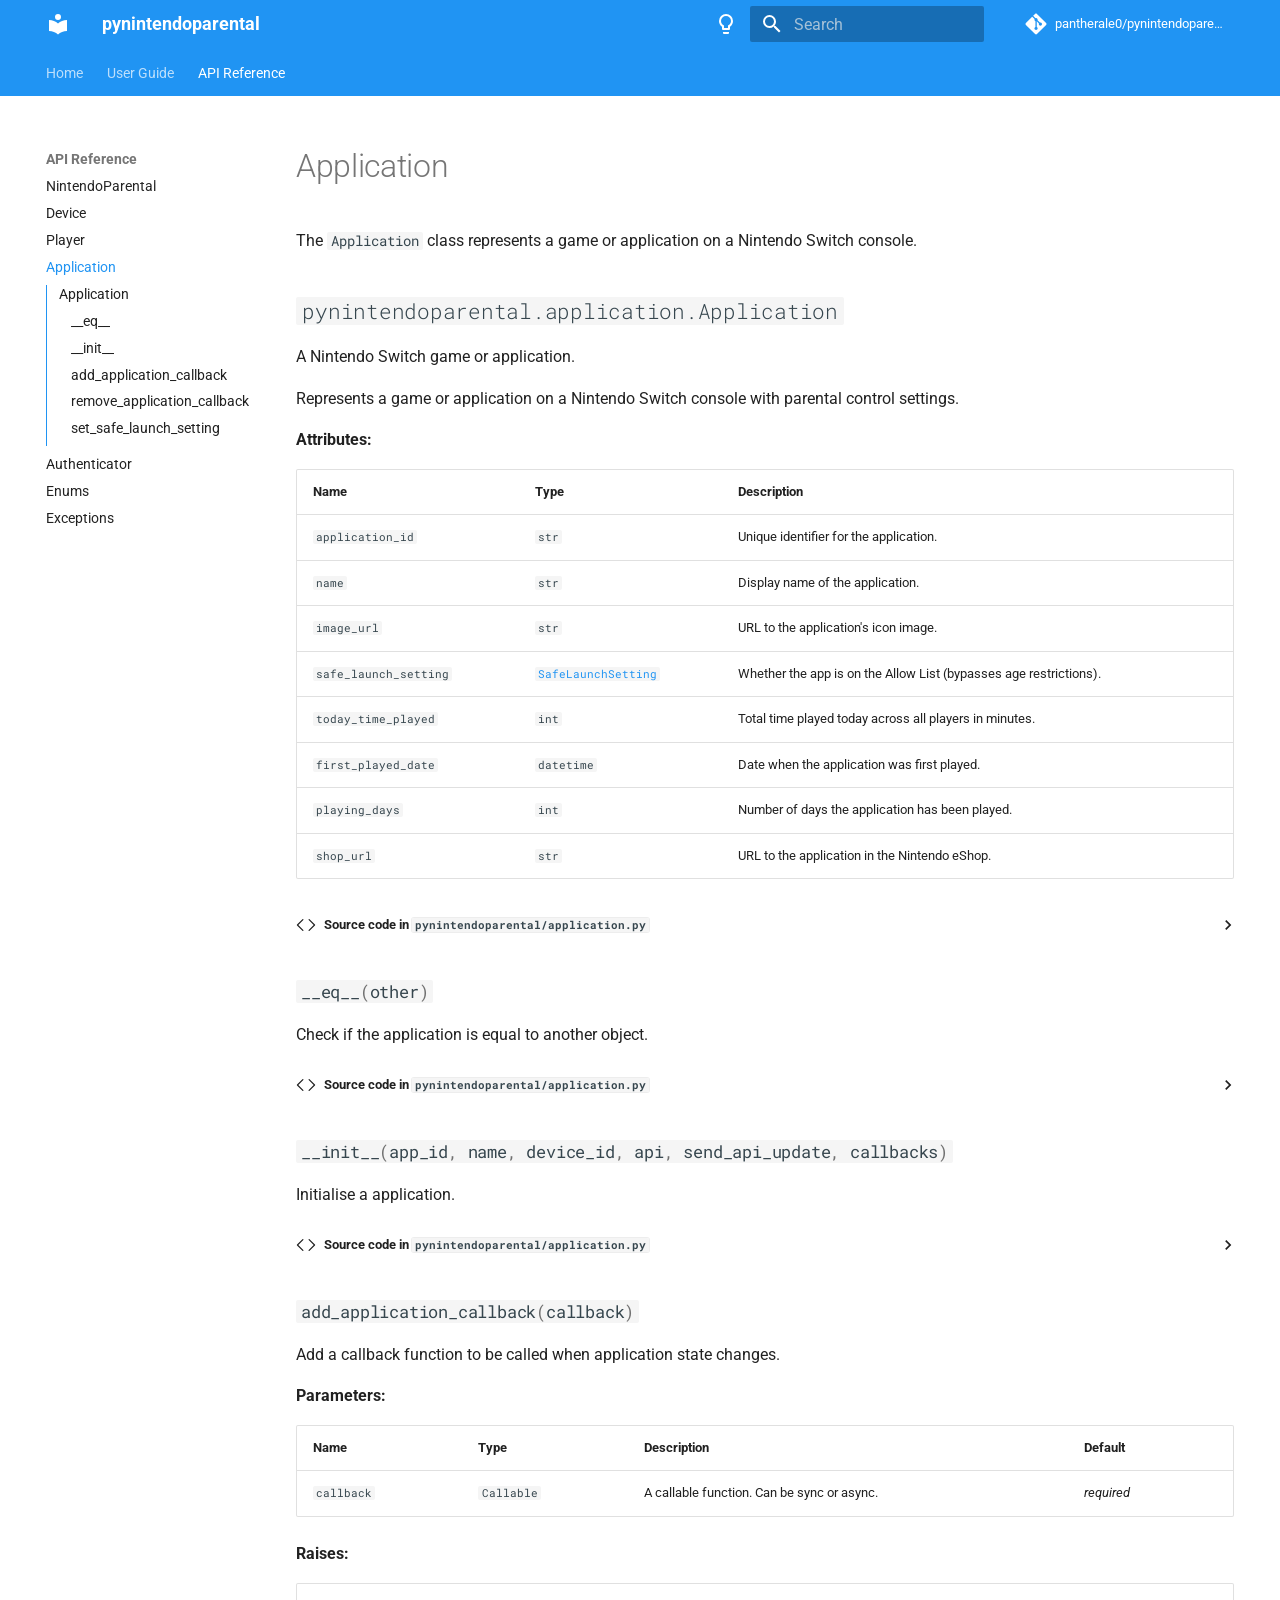
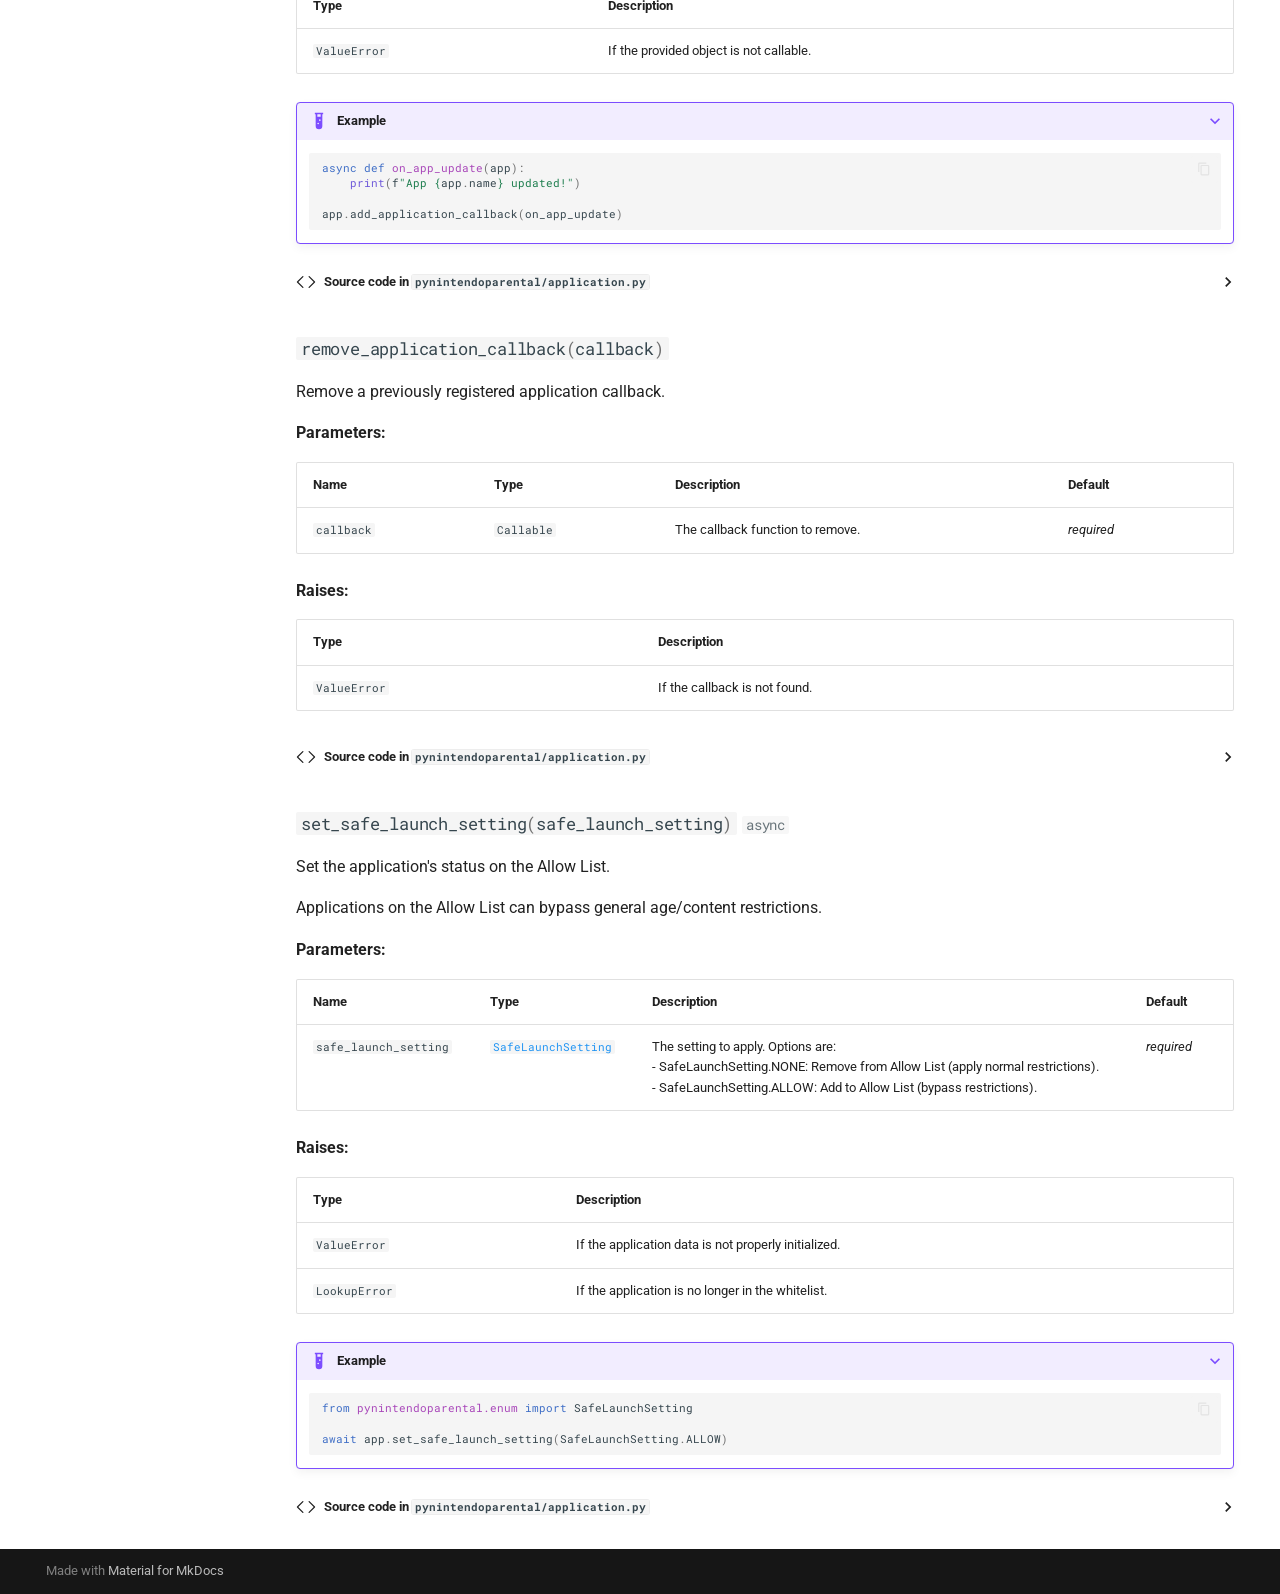
<file: api/application/index.html>
<!doctype html>
<html lang="en" class="no-js">
  <head>
    
      <meta charset="utf-8">
      <meta name="viewport" content="width=device-width,initial-scale=1">
      
        <meta name="description" content="Python API for Nintendo Switch Parental Controls">
      
      
        <meta name="author" content="pantherale0">
      
      
        <link rel="canonical" href="https://pantherale0.github.io/pynintendoparental/api/application/">
      
      
        <link rel="prev" href="../player/">
      
      
        <link rel="next" href="../authenticator/">
      
      
        
      
      
      <link rel="icon" href="../../assets/images/favicon.png">
      <meta name="generator" content="mkdocs-1.6.1, mkdocs-material-9.7.7">
    
    
      
        <title>Application - pynintendoparental</title>
      
    
    
      <link rel="stylesheet" href="../../assets/stylesheets/main.ec1eaa64.min.css">
      
        
        <link rel="stylesheet" href="../../assets/stylesheets/palette.ab4e12ef.min.css">
      
      


    
    
      
    
    
      
        
        
        <link rel="preconnect" href="https://fonts.gstatic.com" crossorigin>
        <link rel="stylesheet" href="https://fonts.googleapis.com/css?family=Roboto:300,300i,400,400i,700,700i%7CRoboto+Mono:400,400i,700,700i&display=fallback">
        <style>:root{--md-text-font:"Roboto";--md-code-font:"Roboto Mono"}</style>
      
    
    
      <link rel="stylesheet" href="../../assets/_mkdocstrings.css">
    
      <link rel="stylesheet" href="../../stylesheets/extra.css">
    
    <script>__md_scope=new URL("../..",location),__md_hash=e=>[...e].reduce(((e,_)=>(e<<5)-e+_.charCodeAt(0)),0),__md_get=(e,_=localStorage,t=__md_scope)=>JSON.parse(_.getItem(t.pathname+"."+e)),__md_set=(e,_,t=localStorage,a=__md_scope)=>{try{t.setItem(a.pathname+"."+e,JSON.stringify(_))}catch(e){}}</script>
    
      

    
    
  </head>
  
  
    
    
      
    
    
    
    
    <body dir="ltr" data-md-color-scheme="default" data-md-color-primary="blue" data-md-color-accent="light-blue">
  
    
    <input class="md-toggle" data-md-toggle="drawer" type="checkbox" id="__drawer" autocomplete="off">
    <input class="md-toggle" data-md-toggle="search" type="checkbox" id="__search" autocomplete="off">
    <label class="md-overlay" for="__drawer"></label>
    <div data-md-component="skip">
      
        
        <a href="#application" class="md-skip">
          Skip to content
        </a>
      
    </div>
    <div data-md-component="announce">
      
    </div>
    
    
      

<header class="md-header" data-md-component="header">
  <nav class="md-header__inner md-grid" aria-label="Header">
    <a href="../.." title="pynintendoparental" class="md-header__button md-logo" aria-label="pynintendoparental" data-md-component="logo">
      
  
  <svg xmlns="http://www.w3.org/2000/svg" viewBox="0 0 24 24"><path d="M12 8a3 3 0 0 0 3-3 3 3 0 0 0-3-3 3 3 0 0 0-3 3 3 3 0 0 0 3 3m0 3.54C9.64 9.35 6.5 8 3 8v11c3.5 0 6.64 1.35 9 3.54 2.36-2.19 5.5-3.54 9-3.54V8c-3.5 0-6.64 1.35-9 3.54"/></svg>

    </a>
    <label class="md-header__button md-icon" for="__drawer">
      
      <svg xmlns="http://www.w3.org/2000/svg" viewBox="0 0 24 24"><path d="M3 6h18v2H3zm0 5h18v2H3zm0 5h18v2H3z"/></svg>
    </label>
    <div class="md-header__title" data-md-component="header-title">
      <div class="md-header__ellipsis">
        <div class="md-header__topic">
          <span class="md-ellipsis">
            pynintendoparental
          </span>
        </div>
        <div class="md-header__topic" data-md-component="header-topic">
          <span class="md-ellipsis">
            
              Application
            
          </span>
        </div>
      </div>
    </div>
    
      
        <form class="md-header__option" data-md-component="palette">
  
    
    
    
    <input class="md-option" data-md-color-media="" data-md-color-scheme="default" data-md-color-primary="blue" data-md-color-accent="light-blue"  aria-label="Switch to dark mode"  type="radio" name="__palette" id="__palette_0">
    
      <label class="md-header__button md-icon" title="Switch to dark mode" for="__palette_1" hidden>
        <svg xmlns="http://www.w3.org/2000/svg" viewBox="0 0 24 24"><path d="M12 2a7 7 0 0 1 7 7c0 2.38-1.19 4.47-3 5.74V17a1 1 0 0 1-1 1H9a1 1 0 0 1-1-1v-2.26C6.19 13.47 5 11.38 5 9a7 7 0 0 1 7-7M9 21v-1h6v1a1 1 0 0 1-1 1h-4a1 1 0 0 1-1-1m3-17a5 5 0 0 0-5 5c0 2.05 1.23 3.81 3 4.58V16h4v-2.42c1.77-.77 3-2.53 3-4.58a5 5 0 0 0-5-5"/></svg>
      </label>
    
  
    
    
    
    <input class="md-option" data-md-color-media="" data-md-color-scheme="slate" data-md-color-primary="blue" data-md-color-accent="light-blue"  aria-label="Switch to light mode"  type="radio" name="__palette" id="__palette_1">
    
      <label class="md-header__button md-icon" title="Switch to light mode" for="__palette_0" hidden>
        <svg xmlns="http://www.w3.org/2000/svg" viewBox="0 0 24 24"><path d="M12 2a7 7 0 0 0-7 7c0 2.38 1.19 4.47 3 5.74V17a1 1 0 0 0 1 1h6a1 1 0 0 0 1-1v-2.26c1.81-1.27 3-3.36 3-5.74a7 7 0 0 0-7-7M9 21a1 1 0 0 0 1 1h4a1 1 0 0 0 1-1v-1H9z"/></svg>
      </label>
    
  
</form>
      
    
    
      <script>var palette=__md_get("__palette");if(palette&&palette.color){if("(prefers-color-scheme)"===palette.color.media){var media=matchMedia("(prefers-color-scheme: light)"),input=document.querySelector(media.matches?"[data-md-color-media='(prefers-color-scheme: light)']":"[data-md-color-media='(prefers-color-scheme: dark)']");palette.color.media=input.getAttribute("data-md-color-media"),palette.color.scheme=input.getAttribute("data-md-color-scheme"),palette.color.primary=input.getAttribute("data-md-color-primary"),palette.color.accent=input.getAttribute("data-md-color-accent")}for(var[key,value]of Object.entries(palette.color))document.body.setAttribute("data-md-color-"+key,value)}</script>
    
    
    
      
      
        <label class="md-header__button md-icon" for="__search">
          
          <svg xmlns="http://www.w3.org/2000/svg" viewBox="0 0 24 24"><path d="M9.5 3A6.5 6.5 0 0 1 16 9.5c0 1.61-.59 3.09-1.56 4.23l.27.27h.79l5 5-1.5 1.5-5-5v-.79l-.27-.27A6.52 6.52 0 0 1 9.5 16 6.5 6.5 0 0 1 3 9.5 6.5 6.5 0 0 1 9.5 3m0 2C7 5 5 7 5 9.5S7 14 9.5 14 14 12 14 9.5 12 5 9.5 5"/></svg>
        </label>
        <div class="md-search" data-md-component="search" role="dialog">
  <label class="md-search__overlay" for="__search"></label>
  <div class="md-search__inner" role="search">
    <form class="md-search__form" name="search">
      <input type="text" class="md-search__input" name="query" aria-label="Search" placeholder="Search" autocapitalize="off" autocorrect="off" autocomplete="off" spellcheck="false" data-md-component="search-query" required>
      <label class="md-search__icon md-icon" for="__search">
        
        <svg xmlns="http://www.w3.org/2000/svg" viewBox="0 0 24 24"><path d="M9.5 3A6.5 6.5 0 0 1 16 9.5c0 1.61-.59 3.09-1.56 4.23l.27.27h.79l5 5-1.5 1.5-5-5v-.79l-.27-.27A6.52 6.52 0 0 1 9.5 16 6.5 6.5 0 0 1 3 9.5 6.5 6.5 0 0 1 9.5 3m0 2C7 5 5 7 5 9.5S7 14 9.5 14 14 12 14 9.5 12 5 9.5 5"/></svg>
        
        <svg xmlns="http://www.w3.org/2000/svg" viewBox="0 0 24 24"><path d="M20 11v2H8l5.5 5.5-1.42 1.42L4.16 12l7.92-7.92L13.5 5.5 8 11z"/></svg>
      </label>
      <nav class="md-search__options" aria-label="Search">
        
        <button type="reset" class="md-search__icon md-icon" title="Clear" aria-label="Clear" tabindex="-1">
          
          <svg xmlns="http://www.w3.org/2000/svg" viewBox="0 0 24 24"><path d="M19 6.41 17.59 5 12 10.59 6.41 5 5 6.41 10.59 12 5 17.59 6.41 19 12 13.41 17.59 19 19 17.59 13.41 12z"/></svg>
        </button>
      </nav>
      
        <div class="md-search__suggest" data-md-component="search-suggest"></div>
      
    </form>
    <div class="md-search__output">
      <div class="md-search__scrollwrap" tabindex="0" data-md-scrollfix>
        <div class="md-search-result" data-md-component="search-result">
          <div class="md-search-result__meta">
            Initializing search
          </div>
          <ol class="md-search-result__list" role="presentation"></ol>
        </div>
      </div>
    </div>
  </div>
</div>
      
    
    
      <div class="md-header__source">
        <a href="https://github.com/pantherale0/pynintendoparental" title="Go to repository" class="md-source" data-md-component="source">
  <div class="md-source__icon md-icon">
    
    <svg xmlns="http://www.w3.org/2000/svg" viewBox="0 0 448 512"><!--! Font Awesome Free 7.1.0 by @fontawesome - https://fontawesome.com License - https://fontawesome.com/license/free (Icons: CC BY 4.0, Fonts: SIL OFL 1.1, Code: MIT License) Copyright 2025 Fonticons, Inc.--><path d="M439.6 236.1 244 40.5c-5.4-5.5-12.8-8.5-20.4-8.5s-15 3-20.4 8.4L162.5 81l51.5 51.5c27.1-9.1 52.7 16.8 43.4 43.7l49.7 49.7c34.2-11.8 61.2 31 35.5 56.7-26.5 26.5-70.2-2.9-56-37.3L240.3 199v121.9c25.3 12.5 22.3 41.8 9.1 55-6.4 6.4-15.2 10.1-24.3 10.1s-17.8-3.6-24.3-10.1c-17.6-17.6-11.1-46.9 11.2-56v-123c-20.8-8.5-24.6-30.7-18.6-45L142.6 101 8.5 235.1C3 240.6 0 247.9 0 255.5s3 15 8.5 20.4l195.6 195.7c5.4 5.4 12.7 8.4 20.4 8.4s15-3 20.4-8.4l194.7-194.7c5.4-5.4 8.4-12.8 8.4-20.4s-3-15-8.4-20.4"/></svg>
  </div>
  <div class="md-source__repository">
    pantherale0/pynintendoparental
  </div>
</a>
      </div>
    
  </nav>
  
</header>
    
    <div class="md-container" data-md-component="container">
      
      
        
          
            
<nav class="md-tabs" aria-label="Tabs" data-md-component="tabs">
  <div class="md-grid">
    <ul class="md-tabs__list">
      
        
  
  
  
  
    <li class="md-tabs__item">
      <a href="../.." class="md-tabs__link">
        
  
  
    
  
  Home

      </a>
    </li>
  

      
        
  
  
  
  
    
    
      <li class="md-tabs__item">
        <a href="../../guide/getting-started/" class="md-tabs__link">
          
  
  
  User Guide

        </a>
      </li>
    
  

      
        
  
  
  
    
  
  
    
    
      <li class="md-tabs__item md-tabs__item--active">
        <a href="../nintendoparental/" class="md-tabs__link">
          
  
  
  API Reference

        </a>
      </li>
    
  

      
    </ul>
  </div>
</nav>
          
        
      
      <main class="md-main" data-md-component="main">
        <div class="md-main__inner md-grid">
          
            
              
              <div class="md-sidebar md-sidebar--primary" data-md-component="sidebar" data-md-type="navigation" >
                <div class="md-sidebar__scrollwrap">
                  <div class="md-sidebar__inner">
                    


  


  

<nav class="md-nav md-nav--primary md-nav--lifted md-nav--integrated" aria-label="Navigation" data-md-level="0">
  <label class="md-nav__title" for="__drawer">
    <a href="../.." title="pynintendoparental" class="md-nav__button md-logo" aria-label="pynintendoparental" data-md-component="logo">
      
  
  <svg xmlns="http://www.w3.org/2000/svg" viewBox="0 0 24 24"><path d="M12 8a3 3 0 0 0 3-3 3 3 0 0 0-3-3 3 3 0 0 0-3 3 3 3 0 0 0 3 3m0 3.54C9.64 9.35 6.5 8 3 8v11c3.5 0 6.64 1.35 9 3.54 2.36-2.19 5.5-3.54 9-3.54V8c-3.5 0-6.64 1.35-9 3.54"/></svg>

    </a>
    pynintendoparental
  </label>
  
    <div class="md-nav__source">
      <a href="https://github.com/pantherale0/pynintendoparental" title="Go to repository" class="md-source" data-md-component="source">
  <div class="md-source__icon md-icon">
    
    <svg xmlns="http://www.w3.org/2000/svg" viewBox="0 0 448 512"><!--! Font Awesome Free 7.1.0 by @fontawesome - https://fontawesome.com License - https://fontawesome.com/license/free (Icons: CC BY 4.0, Fonts: SIL OFL 1.1, Code: MIT License) Copyright 2025 Fonticons, Inc.--><path d="M439.6 236.1 244 40.5c-5.4-5.5-12.8-8.5-20.4-8.5s-15 3-20.4 8.4L162.5 81l51.5 51.5c27.1-9.1 52.7 16.8 43.4 43.7l49.7 49.7c34.2-11.8 61.2 31 35.5 56.7-26.5 26.5-70.2-2.9-56-37.3L240.3 199v121.9c25.3 12.5 22.3 41.8 9.1 55-6.4 6.4-15.2 10.1-24.3 10.1s-17.8-3.6-24.3-10.1c-17.6-17.6-11.1-46.9 11.2-56v-123c-20.8-8.5-24.6-30.7-18.6-45L142.6 101 8.5 235.1C3 240.6 0 247.9 0 255.5s3 15 8.5 20.4l195.6 195.7c5.4 5.4 12.7 8.4 20.4 8.4s15-3 20.4-8.4l194.7-194.7c5.4-5.4 8.4-12.8 8.4-20.4s-3-15-8.4-20.4"/></svg>
  </div>
  <div class="md-source__repository">
    pantherale0/pynintendoparental
  </div>
</a>
    </div>
  
  <ul class="md-nav__list" data-md-scrollfix>
    
      
      
  
  
  
  
    <li class="md-nav__item">
      <a href="../.." class="md-nav__link">
        
  
  
  <span class="md-ellipsis">
    
  
    Home
  

    
  </span>
  
  

      </a>
    </li>
  

    
      
      
  
  
  
  
    
    
    
    
      
      
        
      
    
    
    <li class="md-nav__item md-nav__item--nested">
      
        
        
          
        
        <input class="md-nav__toggle md-toggle md-toggle--indeterminate" type="checkbox" id="__nav_2" >
        
          
          <label class="md-nav__link" for="__nav_2" id="__nav_2_label" tabindex="0">
            
  
  
  <span class="md-ellipsis">
    
  
    User Guide
  

    
  </span>
  
  

            <span class="md-nav__icon md-icon"></span>
          </label>
        
        <nav class="md-nav" data-md-level="1" aria-labelledby="__nav_2_label" aria-expanded="false">
          <label class="md-nav__title" for="__nav_2">
            <span class="md-nav__icon md-icon"></span>
            
  
    User Guide
  

          </label>
          <ul class="md-nav__list" data-md-scrollfix>
            
              
                
  
  
  
  
    <li class="md-nav__item">
      <a href="../../guide/getting-started/" class="md-nav__link">
        
  
  
  <span class="md-ellipsis">
    
  
    Getting Started
  

    
  </span>
  
  

      </a>
    </li>
  

              
            
              
                
  
  
  
  
    <li class="md-nav__item">
      <a href="../../guide/authentication/" class="md-nav__link">
        
  
  
  <span class="md-ellipsis">
    
  
    Authentication
  

    
  </span>
  
  

      </a>
    </li>
  

              
            
              
                
  
  
  
  
    <li class="md-nav__item">
      <a href="../../guide/examples/" class="md-nav__link">
        
  
  
  <span class="md-ellipsis">
    
  
    Usage Examples
  

    
  </span>
  
  

      </a>
    </li>
  

              
            
          </ul>
        </nav>
      
    </li>
  

    
      
      
  
  
    
  
  
  
    
    
    
    
      
        
        
      
      
        
      
    
    
    <li class="md-nav__item md-nav__item--active md-nav__item--section md-nav__item--nested">
      
        
        
        <input class="md-nav__toggle md-toggle " type="checkbox" id="__nav_3" checked>
        
          
          <label class="md-nav__link" for="__nav_3" id="__nav_3_label" tabindex="">
            
  
  
  <span class="md-ellipsis">
    
  
    API Reference
  

    
  </span>
  
  

            <span class="md-nav__icon md-icon"></span>
          </label>
        
        <nav class="md-nav" data-md-level="1" aria-labelledby="__nav_3_label" aria-expanded="true">
          <label class="md-nav__title" for="__nav_3">
            <span class="md-nav__icon md-icon"></span>
            
  
    API Reference
  

          </label>
          <ul class="md-nav__list" data-md-scrollfix>
            
              
                
  
  
  
  
    <li class="md-nav__item">
      <a href="../nintendoparental/" class="md-nav__link">
        
  
  
  <span class="md-ellipsis">
    
  
    NintendoParental
  

    
  </span>
  
  

      </a>
    </li>
  

              
            
              
                
  
  
  
  
    <li class="md-nav__item">
      <a href="../device/" class="md-nav__link">
        
  
  
  <span class="md-ellipsis">
    
  
    Device
  

    
  </span>
  
  

      </a>
    </li>
  

              
            
              
                
  
  
  
  
    <li class="md-nav__item">
      <a href="../player/" class="md-nav__link">
        
  
  
  <span class="md-ellipsis">
    
  
    Player
  

    
  </span>
  
  

      </a>
    </li>
  

              
            
              
                
  
  
    
  
  
  
    <li class="md-nav__item md-nav__item--active">
      
      <input class="md-nav__toggle md-toggle" type="checkbox" id="__toc">
      
      
        
      
      
        <label class="md-nav__link md-nav__link--active" for="__toc">
          
  
  
  <span class="md-ellipsis">
    
  
    Application
  

    
  </span>
  
  

          <span class="md-nav__icon md-icon"></span>
        </label>
      
      <a href="./" class="md-nav__link md-nav__link--active">
        
  
  
  <span class="md-ellipsis">
    
  
    Application
  

    
  </span>
  
  

      </a>
      
        

<nav class="md-nav md-nav--secondary" aria-label="Table of contents">
  
  
  
    
  
  
    <label class="md-nav__title" for="__toc">
      <span class="md-nav__icon md-icon"></span>
      Table of contents
    </label>
    <ul class="md-nav__list" data-md-component="toc" data-md-scrollfix>
      
        <li class="md-nav__item">
  <a href="#pynintendoparental.application.Application" class="md-nav__link">
    <span class="md-ellipsis">
      
        Application
      
    </span>
  </a>
  
    <nav class="md-nav" aria-label="Application">
      <ul class="md-nav__list">
        
          <li class="md-nav__item">
  <a href="#pynintendoparental.application.Application.__eq__" class="md-nav__link">
    <span class="md-ellipsis">
      
        __eq__
      
    </span>
  </a>
  
</li>
        
          <li class="md-nav__item">
  <a href="#pynintendoparental.application.Application.__init__" class="md-nav__link">
    <span class="md-ellipsis">
      
        __init__
      
    </span>
  </a>
  
</li>
        
          <li class="md-nav__item">
  <a href="#pynintendoparental.application.Application.add_application_callback" class="md-nav__link">
    <span class="md-ellipsis">
      
        add_application_callback
      
    </span>
  </a>
  
</li>
        
          <li class="md-nav__item">
  <a href="#pynintendoparental.application.Application.remove_application_callback" class="md-nav__link">
    <span class="md-ellipsis">
      
        remove_application_callback
      
    </span>
  </a>
  
</li>
        
          <li class="md-nav__item">
  <a href="#pynintendoparental.application.Application.set_safe_launch_setting" class="md-nav__link">
    <span class="md-ellipsis">
      
        set_safe_launch_setting
      
    </span>
  </a>
  
</li>
        
      </ul>
    </nav>
  
</li>
      
    </ul>
  
</nav>
      
    </li>
  

              
            
              
                
  
  
  
  
    <li class="md-nav__item">
      <a href="../authenticator/" class="md-nav__link">
        
  
  
  <span class="md-ellipsis">
    
  
    Authenticator
  

    
  </span>
  
  

      </a>
    </li>
  

              
            
              
                
  
  
  
  
    <li class="md-nav__item">
      <a href="../enums/" class="md-nav__link">
        
  
  
  <span class="md-ellipsis">
    
  
    Enums
  

    
  </span>
  
  

      </a>
    </li>
  

              
            
              
                
  
  
  
  
    <li class="md-nav__item">
      <a href="../exceptions/" class="md-nav__link">
        
  
  
  <span class="md-ellipsis">
    
  
    Exceptions
  

    
  </span>
  
  

      </a>
    </li>
  

              
            
          </ul>
        </nav>
      
    </li>
  

    
  </ul>
</nav>
                  </div>
                </div>
              </div>
            
            
          
          
            <div class="md-content" data-md-component="content">
              
              <article class="md-content__inner md-typeset">
                
                  


  
  


<h1 id="application">Application<a class="headerlink" href="#application" title="Permanent link">&para;</a></h1>
<p>The <code>Application</code> class represents a game or application on a Nintendo Switch console.</p>


<div class="doc doc-object doc-class">



<h2 id="pynintendoparental.application.Application" class="doc doc-heading">
            <code>pynintendoparental.application.Application</code>


<a href="#pynintendoparental.application.Application" class="headerlink" title="Permanent link">&para;</a></h2>


    <div class="doc doc-contents first">



        <p>A Nintendo Switch game or application.</p>
<p>Represents a game or application on a Nintendo Switch console with parental control settings.</p>


<p><span class="doc-section-title">Attributes:</span></p>
    <table>
      <thead>
        <tr>
          <th>Name</th>
          <th>Type</th>
          <th>Description</th>
        </tr>
      </thead>
      <tbody>
          <tr class="doc-section-item">
            <td><code><span title="pynintendoparental.application.Application.application_id">application_id</span></code></td>
            <td>
                  <code><span title="str">str</span></code>
            </td>
            <td>
              <div class="doc-md-description">
                <p>Unique identifier for the application.</p>
              </div>
            </td>
          </tr>
          <tr class="doc-section-item">
            <td><code><span title="pynintendoparental.application.Application.name">name</span></code></td>
            <td>
                  <code><span title="str">str</span></code>
            </td>
            <td>
              <div class="doc-md-description">
                <p>Display name of the application.</p>
              </div>
            </td>
          </tr>
          <tr class="doc-section-item">
            <td><code><span title="pynintendoparental.application.Application.image_url">image_url</span></code></td>
            <td>
                  <code><span title="str">str</span></code>
            </td>
            <td>
              <div class="doc-md-description">
                <p>URL to the application's icon image.</p>
              </div>
            </td>
          </tr>
          <tr class="doc-section-item">
            <td><code><span title="pynintendoparental.application.Application.safe_launch_setting">safe_launch_setting</span></code></td>
            <td>
                  <code><a class="autorefs autorefs-internal" title="pynintendoparental.enum.SafeLaunchSetting" href="../enums/#pynintendoparental.enum.SafeLaunchSetting">SafeLaunchSetting</a></code>
            </td>
            <td>
              <div class="doc-md-description">
                <p>Whether the app is on the Allow List (bypasses age restrictions).</p>
              </div>
            </td>
          </tr>
          <tr class="doc-section-item">
            <td><code><span title="pynintendoparental.application.Application.today_time_played">today_time_played</span></code></td>
            <td>
                  <code><span title="int">int</span></code>
            </td>
            <td>
              <div class="doc-md-description">
                <p>Total time played today across all players in minutes.</p>
              </div>
            </td>
          </tr>
          <tr class="doc-section-item">
            <td><code><span title="pynintendoparental.application.Application.first_played_date">first_played_date</span></code></td>
            <td>
                  <code><span title="datetime.datetime">datetime</span></code>
            </td>
            <td>
              <div class="doc-md-description">
                <p>Date when the application was first played.</p>
              </div>
            </td>
          </tr>
          <tr class="doc-section-item">
            <td><code><span title="pynintendoparental.application.Application.playing_days">playing_days</span></code></td>
            <td>
                  <code><span title="int">int</span></code>
            </td>
            <td>
              <div class="doc-md-description">
                <p>Number of days the application has been played.</p>
              </div>
            </td>
          </tr>
          <tr class="doc-section-item">
            <td><code><span title="pynintendoparental.application.Application.shop_url">shop_url</span></code></td>
            <td>
                  <code><span title="str">str</span></code>
            </td>
            <td>
              <div class="doc-md-description">
                <p>URL to the application in the Nintendo eShop.</p>
              </div>
            </td>
          </tr>
      </tbody>
    </table>








              <details class="mkdocstrings-source">
                <summary>Source code in <code>pynintendoparental/application.py</code></summary>
                <div class="highlight"><table class="highlighttable"><tr><td class="linenos"><div class="linenodiv"><pre><span></span><span class="normal"> 18</span>
<span class="normal"> 19</span>
<span class="normal"> 20</span>
<span class="normal"> 21</span>
<span class="normal"> 22</span>
<span class="normal"> 23</span>
<span class="normal"> 24</span>
<span class="normal"> 25</span>
<span class="normal"> 26</span>
<span class="normal"> 27</span>
<span class="normal"> 28</span>
<span class="normal"> 29</span>
<span class="normal"> 30</span>
<span class="normal"> 31</span>
<span class="normal"> 32</span>
<span class="normal"> 33</span>
<span class="normal"> 34</span>
<span class="normal"> 35</span>
<span class="normal"> 36</span>
<span class="normal"> 37</span>
<span class="normal"> 38</span>
<span class="normal"> 39</span>
<span class="normal"> 40</span>
<span class="normal"> 41</span>
<span class="normal"> 42</span>
<span class="normal"> 43</span>
<span class="normal"> 44</span>
<span class="normal"> 45</span>
<span class="normal"> 46</span>
<span class="normal"> 47</span>
<span class="normal"> 48</span>
<span class="normal"> 49</span>
<span class="normal"> 50</span>
<span class="normal"> 51</span>
<span class="normal"> 52</span>
<span class="normal"> 53</span>
<span class="normal"> 54</span>
<span class="normal"> 55</span>
<span class="normal"> 56</span>
<span class="normal"> 57</span>
<span class="normal"> 58</span>
<span class="normal"> 59</span>
<span class="normal"> 60</span>
<span class="normal"> 61</span>
<span class="normal"> 62</span>
<span class="normal"> 63</span>
<span class="normal"> 64</span>
<span class="normal"> 65</span>
<span class="normal"> 66</span>
<span class="normal"> 67</span>
<span class="normal"> 68</span>
<span class="normal"> 69</span>
<span class="normal"> 70</span>
<span class="normal"> 71</span>
<span class="normal"> 72</span>
<span class="normal"> 73</span>
<span class="normal"> 74</span>
<span class="normal"> 75</span>
<span class="normal"> 76</span>
<span class="normal"> 77</span>
<span class="normal"> 78</span>
<span class="normal"> 79</span>
<span class="normal"> 80</span>
<span class="normal"> 81</span>
<span class="normal"> 82</span>
<span class="normal"> 83</span>
<span class="normal"> 84</span>
<span class="normal"> 85</span>
<span class="normal"> 86</span>
<span class="normal"> 87</span>
<span class="normal"> 88</span>
<span class="normal"> 89</span>
<span class="normal"> 90</span>
<span class="normal"> 91</span>
<span class="normal"> 92</span>
<span class="normal"> 93</span>
<span class="normal"> 94</span>
<span class="normal"> 95</span>
<span class="normal"> 96</span>
<span class="normal"> 97</span>
<span class="normal"> 98</span>
<span class="normal"> 99</span>
<span class="normal">100</span>
<span class="normal">101</span>
<span class="normal">102</span>
<span class="normal">103</span>
<span class="normal">104</span>
<span class="normal">105</span>
<span class="normal">106</span>
<span class="normal">107</span>
<span class="normal">108</span>
<span class="normal">109</span>
<span class="normal">110</span>
<span class="normal">111</span>
<span class="normal">112</span>
<span class="normal">113</span>
<span class="normal">114</span>
<span class="normal">115</span>
<span class="normal">116</span>
<span class="normal">117</span>
<span class="normal">118</span>
<span class="normal">119</span>
<span class="normal">120</span>
<span class="normal">121</span>
<span class="normal">122</span>
<span class="normal">123</span>
<span class="normal">124</span>
<span class="normal">125</span>
<span class="normal">126</span>
<span class="normal">127</span>
<span class="normal">128</span>
<span class="normal">129</span>
<span class="normal">130</span>
<span class="normal">131</span>
<span class="normal">132</span>
<span class="normal">133</span>
<span class="normal">134</span>
<span class="normal">135</span>
<span class="normal">136</span>
<span class="normal">137</span>
<span class="normal">138</span>
<span class="normal">139</span>
<span class="normal">140</span>
<span class="normal">141</span>
<span class="normal">142</span>
<span class="normal">143</span>
<span class="normal">144</span>
<span class="normal">145</span>
<span class="normal">146</span>
<span class="normal">147</span>
<span class="normal">148</span>
<span class="normal">149</span>
<span class="normal">150</span>
<span class="normal">151</span>
<span class="normal">152</span>
<span class="normal">153</span>
<span class="normal">154</span>
<span class="normal">155</span>
<span class="normal">156</span>
<span class="normal">157</span>
<span class="normal">158</span>
<span class="normal">159</span>
<span class="normal">160</span>
<span class="normal">161</span>
<span class="normal">162</span>
<span class="normal">163</span>
<span class="normal">164</span>
<span class="normal">165</span>
<span class="normal">166</span>
<span class="normal">167</span>
<span class="normal">168</span>
<span class="normal">169</span>
<span class="normal">170</span>
<span class="normal">171</span>
<span class="normal">172</span>
<span class="normal">173</span>
<span class="normal">174</span>
<span class="normal">175</span>
<span class="normal">176</span>
<span class="normal">177</span>
<span class="normal">178</span>
<span class="normal">179</span>
<span class="normal">180</span>
<span class="normal">181</span>
<span class="normal">182</span></pre></div></td><td class="code"><div><pre><span></span><code><span class="k">class</span><span class="w"> </span><span class="nc">Application</span><span class="p">:</span>
<span class="w">    </span><span class="sd">"""A Nintendo Switch game or application.</span>

<span class="sd">    Represents a game or application on a Nintendo Switch console with parental control settings.</span>

<span class="sd">    Attributes:</span>
<span class="sd">        application_id: Unique identifier for the application.</span>
<span class="sd">        name: Display name of the application.</span>
<span class="sd">        image_url: URL to the application's icon image.</span>
<span class="sd">        safe_launch_setting: Whether the app is on the Allow List (bypasses age restrictions).</span>
<span class="sd">        today_time_played: Total time played today across all players in minutes.</span>
<span class="sd">        first_played_date: Date when the application was first played.</span>
<span class="sd">        playing_days: Number of days the application has been played.</span>
<span class="sd">        shop_url: URL to the application in the Nintendo eShop.</span>
<span class="sd">    """</span>

    <span class="k">def</span><span class="w"> </span><span class="fm">__init__</span><span class="p">(</span>
        <span class="bp">self</span><span class="p">,</span>
        <span class="n">app_id</span><span class="p">:</span> <span class="nb">str</span><span class="p">,</span>
        <span class="n">name</span><span class="p">:</span> <span class="nb">str</span><span class="p">,</span>
        <span class="n">device_id</span><span class="p">:</span> <span class="nb">str</span><span class="p">,</span>
        <span class="n">api</span><span class="p">:</span> <span class="n">Api</span><span class="p">,</span>
        <span class="n">send_api_update</span><span class="p">:</span> <span class="n">Callable</span><span class="p">,</span>
        <span class="n">callbacks</span><span class="p">:</span> <span class="nb">list</span><span class="p">,</span>
    <span class="p">)</span> <span class="o">-&gt;</span> <span class="kc">None</span><span class="p">:</span>
<span class="w">        </span><span class="sd">"""Initialise a application."""</span>
        <span class="bp">self</span><span class="o">.</span><span class="n">application_id</span><span class="p">:</span> <span class="nb">str</span> <span class="o">=</span> <span class="n">app_id</span>
        <span class="bp">self</span><span class="o">.</span><span class="n">_device_id</span><span class="p">:</span> <span class="nb">str</span> <span class="o">=</span> <span class="n">device_id</span>
        <span class="bp">self</span><span class="o">.</span><span class="n">_api</span><span class="p">:</span> <span class="n">Api</span> <span class="o">=</span> <span class="n">api</span>
        <span class="bp">self</span><span class="o">.</span><span class="n">_send_api_update</span><span class="p">:</span> <span class="n">Callable</span> <span class="o">=</span> <span class="n">send_api_update</span>
        <span class="bp">self</span><span class="o">.</span><span class="n">first_played_date</span><span class="p">:</span> <span class="n">datetime</span> <span class="o">=</span> <span class="kc">None</span>
        <span class="bp">self</span><span class="o">.</span><span class="n">has_ugc</span><span class="p">:</span> <span class="nb">bool</span> <span class="o">=</span> <span class="kc">None</span>
        <span class="bp">self</span><span class="o">.</span><span class="n">image_url</span><span class="p">:</span> <span class="nb">str</span> <span class="o">=</span> <span class="kc">None</span>  <span class="c1"># uses small image from Nintendo</span>
        <span class="bp">self</span><span class="o">.</span><span class="n">playing_days</span><span class="p">:</span> <span class="nb">int</span> <span class="o">=</span> <span class="kc">None</span>
        <span class="bp">self</span><span class="o">.</span><span class="n">shop_url</span><span class="p">:</span> <span class="nb">str</span> <span class="o">=</span> <span class="kc">None</span>
        <span class="bp">self</span><span class="o">.</span><span class="n">name</span><span class="p">:</span> <span class="nb">str</span> <span class="o">=</span> <span class="n">name</span>
        <span class="bp">self</span><span class="o">.</span><span class="n">safe_launch_setting</span><span class="p">:</span> <span class="n">SafeLaunchSetting</span> <span class="o">=</span> <span class="n">SafeLaunchSetting</span><span class="o">.</span><span class="n">NONE</span>
        <span class="bp">self</span><span class="o">.</span><span class="n">today_time_played</span><span class="p">:</span> <span class="nb">int</span> <span class="o">=</span> <span class="mi">0</span>
        <span class="bp">self</span><span class="o">.</span><span class="n">_callbacks</span><span class="p">:</span> <span class="nb">list</span><span class="p">[</span><span class="n">Callable</span><span class="p">]</span> <span class="o">=</span> <span class="p">[]</span>
        <span class="bp">self</span><span class="o">.</span><span class="n">_parental_control_settings</span><span class="p">:</span> <span class="nb">dict</span> <span class="o">=</span> <span class="p">{}</span>
        <span class="bp">self</span><span class="o">.</span><span class="n">_monthly_summary</span><span class="p">:</span> <span class="nb">dict</span> <span class="o">=</span> <span class="p">{}</span>
        <span class="bp">self</span><span class="o">.</span><span class="n">_daily_summary</span><span class="p">:</span> <span class="nb">dict</span> <span class="o">=</span> <span class="p">{}</span>
        <span class="bp">self</span><span class="o">.</span><span class="n">_device</span><span class="p">:</span> <span class="n">Device</span> <span class="o">|</span> <span class="kc">None</span> <span class="o">=</span> <span class="kc">None</span>

        <span class="c1"># Register internal callbacks</span>
        <span class="n">callbacks</span><span class="o">.</span><span class="n">append</span><span class="p">(</span><span class="bp">self</span><span class="o">.</span><span class="n">_internal_update_callback</span><span class="p">)</span>

    <span class="k">def</span><span class="w"> </span><span class="fm">__eq__</span><span class="p">(</span><span class="bp">self</span><span class="p">,</span> <span class="n">other</span><span class="p">:</span> <span class="nb">object</span><span class="p">)</span> <span class="o">-&gt;</span> <span class="nb">bool</span><span class="p">:</span>
<span class="w">        </span><span class="sd">"""Check if the application is equal to another object."""</span>
        <span class="k">if</span> <span class="ow">not</span> <span class="nb">isinstance</span><span class="p">(</span><span class="n">other</span><span class="p">,</span> <span class="n">Application</span><span class="p">):</span>
            <span class="k">return</span> <span class="kc">False</span>
        <span class="k">return</span> <span class="bp">self</span><span class="o">.</span><span class="n">application_id</span> <span class="o">==</span> <span class="n">other</span><span class="o">.</span><span class="n">application_id</span> <span class="ow">and</span> <span class="bp">self</span><span class="o">.</span><span class="n">name</span> <span class="o">==</span> <span class="n">other</span><span class="o">.</span><span class="n">name</span>

    <span class="k">async</span> <span class="k">def</span><span class="w"> </span><span class="nf">set_safe_launch_setting</span><span class="p">(</span><span class="bp">self</span><span class="p">,</span> <span class="n">safe_launch_setting</span><span class="p">:</span> <span class="n">SafeLaunchSetting</span><span class="p">):</span>
<span class="w">        </span><span class="sd">"""Set the application's status on the Allow List.</span>

<span class="sd">        Applications on the Allow List can bypass general age/content restrictions.</span>

<span class="sd">        Args:</span>
<span class="sd">            safe_launch_setting: The setting to apply. Options are:</span>
<span class="sd">                - SafeLaunchSetting.NONE: Remove from Allow List (apply normal restrictions).</span>
<span class="sd">                - SafeLaunchSetting.ALLOW: Add to Allow List (bypass restrictions).</span>

<span class="sd">        Raises:</span>
<span class="sd">            ValueError: If the application data is not properly initialized.</span>
<span class="sd">            LookupError: If the application is no longer in the whitelist.</span>

<span class="sd">        Example:</span>
<span class="sd">            ```python</span>
<span class="sd">            from pynintendoparental.enum import SafeLaunchSetting</span>

<span class="sd">            await app.set_safe_launch_setting(SafeLaunchSetting.ALLOW)</span>
<span class="sd">            ```</span>
<span class="sd">        """</span>
        <span class="k">if</span> <span class="ow">not</span> <span class="bp">self</span><span class="o">.</span><span class="n">_device</span> <span class="ow">or</span> <span class="s2">"whitelistedApplicationList"</span> <span class="ow">not</span> <span class="ow">in</span> <span class="bp">self</span><span class="o">.</span><span class="n">_parental_control_settings</span><span class="p">:</span>
            <span class="k">raise</span> <span class="ne">ValueError</span><span class="p">(</span><span class="s2">"Unable to set SafeLaunchSetting, callbacks not executed."</span><span class="p">)</span>
        <span class="c1"># Update the application safe_launch_setting in the PCS</span>
        <span class="n">pcs</span> <span class="o">=</span> <span class="n">copy</span><span class="o">.</span><span class="n">deepcopy</span><span class="p">(</span><span class="bp">self</span><span class="o">.</span><span class="n">_parental_control_settings</span><span class="p">)</span>
        <span class="k">for</span> <span class="n">app</span> <span class="ow">in</span> <span class="n">pcs</span><span class="p">[</span><span class="s2">"whitelistedApplicationList"</span><span class="p">]:</span>
            <span class="k">if</span> <span class="n">app</span><span class="p">[</span><span class="s2">"applicationId"</span><span class="p">]</span><span class="o">.</span><span class="n">upper</span><span class="p">()</span> <span class="o">==</span> <span class="bp">self</span><span class="o">.</span><span class="n">application_id</span><span class="o">.</span><span class="n">upper</span><span class="p">():</span>
                <span class="n">app</span><span class="p">[</span><span class="s2">"safeLaunch"</span><span class="p">]</span> <span class="o">=</span> <span class="nb">str</span><span class="p">(</span><span class="n">safe_launch_setting</span><span class="p">)</span>
                <span class="k">break</span>
        <span class="k">else</span><span class="p">:</span>
            <span class="k">raise</span> <span class="ne">LookupError</span><span class="p">(</span><span class="s2">"Unable to set SafeLaunchSetting, application no longer in whitelist."</span><span class="p">)</span>

        <span class="k">await</span> <span class="bp">self</span><span class="o">.</span><span class="n">_send_api_update</span><span class="p">(</span>
            <span class="bp">self</span><span class="o">.</span><span class="n">_api</span><span class="o">.</span><span class="n">async_update_restriction_level</span><span class="p">,</span>
            <span class="bp">self</span><span class="o">.</span><span class="n">_device_id</span><span class="p">,</span>
            <span class="n">pcs</span><span class="p">,</span>
            <span class="n">now</span><span class="o">=</span><span class="n">current_datetime</span><span class="p">(</span><span class="bp">self</span><span class="o">.</span><span class="n">_api</span><span class="o">.</span><span class="n">_tz</span><span class="p">),</span>
        <span class="p">)</span>

    <span class="k">async</span> <span class="k">def</span><span class="w"> </span><span class="nf">_internal_update_callback</span><span class="p">(</span><span class="bp">self</span><span class="p">,</span> <span class="n">device</span><span class="p">:</span> <span class="s2">"Device"</span><span class="p">):</span>
<span class="w">        </span><span class="sd">"""Internal update callback method for the Device object to inform this Application has been updated."""</span>
        <span class="k">if</span> <span class="ow">not</span> <span class="n">device</span><span class="p">:</span>
            <span class="k">return</span>
        <span class="n">_LOGGER</span><span class="o">.</span><span class="n">debug</span><span class="p">(</span>
            <span class="s2">"Internal callback started for app </span><span class="si">%s</span><span class="s2"> - device </span><span class="si">%s</span><span class="s2">"</span><span class="p">,</span>
            <span class="bp">self</span><span class="o">.</span><span class="n">application_id</span><span class="p">,</span>
            <span class="n">device</span><span class="o">.</span><span class="n">device_id</span><span class="p">,</span>
        <span class="p">)</span>
        <span class="bp">self</span><span class="o">.</span><span class="n">_device</span> <span class="o">=</span> <span class="n">device</span>
        <span class="bp">self</span><span class="o">.</span><span class="n">_device_id</span> <span class="o">=</span> <span class="n">device</span><span class="o">.</span><span class="n">device_id</span>
        <span class="bp">self</span><span class="o">.</span><span class="n">_parental_control_settings</span> <span class="o">=</span> <span class="n">device</span><span class="o">.</span><span class="n">parental_control_settings</span>
        <span class="bp">self</span><span class="o">.</span><span class="n">_monthly_summary</span> <span class="o">=</span> <span class="n">device</span><span class="o">.</span><span class="n">last_month_summary</span>
        <span class="bp">self</span><span class="o">.</span><span class="n">_daily_summary</span> <span class="o">=</span> <span class="n">device</span><span class="o">.</span><span class="n">daily_summaries</span>
        <span class="k">if</span> <span class="s2">"whitelistedApplicationList"</span> <span class="ow">not</span> <span class="ow">in</span> <span class="bp">self</span><span class="o">.</span><span class="n">_parental_control_settings</span><span class="p">:</span>
            <span class="n">_LOGGER</span><span class="o">.</span><span class="n">warning</span><span class="p">(</span>
                <span class="s2">"&gt;&gt; Device </span><span class="si">%s</span><span class="s2"> is missing a application whitelist, unable to update safe launch settings for </span><span class="si">%s</span><span class="s2">"</span><span class="p">,</span>
                <span class="n">device</span><span class="o">.</span><span class="n">device_id</span><span class="p">,</span>
                <span class="bp">self</span><span class="o">.</span><span class="n">application_id</span><span class="p">,</span>
            <span class="p">)</span>
        <span class="k">for</span> <span class="n">app</span> <span class="ow">in</span> <span class="bp">self</span><span class="o">.</span><span class="n">_parental_control_settings</span><span class="o">.</span><span class="n">get</span><span class="p">(</span><span class="s2">"whitelistedApplicationList"</span><span class="p">,</span> <span class="p">[]):</span>
            <span class="k">if</span> <span class="n">app</span><span class="p">[</span><span class="s2">"applicationId"</span><span class="p">]</span><span class="o">.</span><span class="n">upper</span><span class="p">()</span> <span class="o">==</span> <span class="bp">self</span><span class="o">.</span><span class="n">application_id</span><span class="o">.</span><span class="n">upper</span><span class="p">():</span>
                <span class="bp">self</span><span class="o">.</span><span class="n">safe_launch_setting</span> <span class="o">=</span> <span class="n">SafeLaunchSetting</span><span class="p">(</span><span class="n">app</span><span class="o">.</span><span class="n">get</span><span class="p">(</span><span class="s2">"safeLaunch"</span><span class="p">,</span> <span class="s2">"NONE"</span><span class="p">))</span>
                <span class="bp">self</span><span class="o">.</span><span class="n">image_url</span> <span class="o">=</span> <span class="n">app</span><span class="p">[</span><span class="s2">"imageUri"</span><span class="p">]</span>
                <span class="k">break</span>
        <span class="n">total_time_played</span><span class="p">:</span> <span class="nb">int</span> <span class="o">=</span> <span class="mi">0</span>
        <span class="k">if</span> <span class="bp">self</span><span class="o">.</span><span class="n">_daily_summary</span><span class="p">:</span>
            <span class="k">for</span> <span class="n">player_summary</span> <span class="ow">in</span> <span class="bp">self</span><span class="o">.</span><span class="n">_daily_summary</span><span class="p">[</span><span class="mi">0</span><span class="p">]</span><span class="o">.</span><span class="n">get</span><span class="p">(</span><span class="s2">"players"</span><span class="p">,</span> <span class="p">[]):</span>
                <span class="k">for</span> <span class="n">player_app</span> <span class="ow">in</span> <span class="n">player_summary</span><span class="o">.</span><span class="n">get</span><span class="p">(</span><span class="s2">"playedGames"</span><span class="p">,</span> <span class="p">[]):</span>
                    <span class="k">if</span> <span class="n">player_app</span><span class="p">[</span><span class="s2">"meta"</span><span class="p">][</span><span class="s2">"applicationId"</span><span class="p">]</span><span class="o">.</span><span class="n">upper</span><span class="p">()</span> <span class="o">==</span> <span class="bp">self</span><span class="o">.</span><span class="n">application_id</span><span class="o">.</span><span class="n">upper</span><span class="p">():</span>
                        <span class="n">total_time_played</span> <span class="o">+=</span> <span class="n">player_app</span><span class="p">[</span><span class="s2">"playingTime"</span><span class="p">]</span>
                        <span class="k">break</span>
        <span class="bp">self</span><span class="o">.</span><span class="n">today_time_played</span> <span class="o">=</span> <span class="n">total_time_played</span>

        <span class="k">for</span> <span class="n">cb</span> <span class="ow">in</span> <span class="bp">self</span><span class="o">.</span><span class="n">_callbacks</span><span class="p">:</span>
            <span class="k">if</span> <span class="n">is_awaitable</span><span class="p">(</span><span class="n">cb</span><span class="p">):</span>
                <span class="k">await</span> <span class="n">cb</span><span class="p">(</span><span class="bp">self</span><span class="p">)</span>
            <span class="k">else</span><span class="p">:</span>
                <span class="n">cb</span><span class="p">(</span><span class="bp">self</span><span class="p">)</span>

    <span class="k">def</span><span class="w"> </span><span class="nf">add_application_callback</span><span class="p">(</span><span class="bp">self</span><span class="p">,</span> <span class="n">callback</span><span class="p">:</span> <span class="n">Callable</span><span class="p">):</span>
<span class="w">        </span><span class="sd">"""Add a callback function to be called when application state changes.</span>

<span class="sd">        Args:</span>
<span class="sd">            callback: A callable function. Can be sync or async.</span>

<span class="sd">        Raises:</span>
<span class="sd">            ValueError: If the provided object is not callable.</span>

<span class="sd">        Example:</span>
<span class="sd">            ```python</span>
<span class="sd">            async def on_app_update(app):</span>
<span class="sd">                print(f"App {app.name} updated!")</span>

<span class="sd">            app.add_application_callback(on_app_update)</span>
<span class="sd">            ```</span>
<span class="sd">        """</span>
        <span class="k">if</span> <span class="ow">not</span> <span class="nb">callable</span><span class="p">(</span><span class="n">callback</span><span class="p">):</span>
            <span class="k">raise</span> <span class="ne">ValueError</span><span class="p">(</span><span class="s2">"Object must be callable."</span><span class="p">)</span>
        <span class="bp">self</span><span class="o">.</span><span class="n">_callbacks</span><span class="o">.</span><span class="n">append</span><span class="p">(</span><span class="n">callback</span><span class="p">)</span>

    <span class="k">def</span><span class="w"> </span><span class="nf">remove_application_callback</span><span class="p">(</span><span class="bp">self</span><span class="p">,</span> <span class="n">callback</span><span class="p">:</span> <span class="n">Callable</span><span class="p">):</span>
<span class="w">        </span><span class="sd">"""Remove a previously registered application callback.</span>

<span class="sd">        Args:</span>
<span class="sd">            callback: The callback function to remove.</span>

<span class="sd">        Raises:</span>
<span class="sd">            ValueError: If the callback is not found.</span>
<span class="sd">        """</span>
        <span class="k">if</span> <span class="n">callback</span> <span class="ow">not</span> <span class="ow">in</span> <span class="bp">self</span><span class="o">.</span><span class="n">_callbacks</span><span class="p">:</span>
            <span class="k">raise</span> <span class="ne">ValueError</span><span class="p">(</span><span class="s2">"Callback not found."</span><span class="p">)</span>
        <span class="bp">self</span><span class="o">.</span><span class="n">_callbacks</span><span class="o">.</span><span class="n">remove</span><span class="p">(</span><span class="n">callback</span><span class="p">)</span>
</code></pre></div></td></tr></table></div>
              </details>



<div class="doc doc-children">










<div class="doc doc-object doc-function">


<h3 id="pynintendoparental.application.Application.__eq__" class="doc doc-heading">
            <code class="highlight language-python"><span class="fm">__eq__</span><span class="p">(</span><span class="n">other</span><span class="p">)</span></code>

<a href="#pynintendoparental.application.Application.__eq__" class="headerlink" title="Permanent link">&para;</a></h3>


    <div class="doc doc-contents ">

        <p>Check if the application is equal to another object.</p>


            <details class="mkdocstrings-source">
              <summary>Source code in <code>pynintendoparental/application.py</code></summary>
              <div class="highlight"><table class="highlighttable"><tr><td class="linenos"><div class="linenodiv"><pre><span></span><span class="normal">65</span>
<span class="normal">66</span>
<span class="normal">67</span>
<span class="normal">68</span>
<span class="normal">69</span></pre></div></td><td class="code"><div><pre><span></span><code><span class="k">def</span><span class="w"> </span><span class="fm">__eq__</span><span class="p">(</span><span class="bp">self</span><span class="p">,</span> <span class="n">other</span><span class="p">:</span> <span class="nb">object</span><span class="p">)</span> <span class="o">-&gt;</span> <span class="nb">bool</span><span class="p">:</span>
<span class="w">    </span><span class="sd">"""Check if the application is equal to another object."""</span>
    <span class="k">if</span> <span class="ow">not</span> <span class="nb">isinstance</span><span class="p">(</span><span class="n">other</span><span class="p">,</span> <span class="n">Application</span><span class="p">):</span>
        <span class="k">return</span> <span class="kc">False</span>
    <span class="k">return</span> <span class="bp">self</span><span class="o">.</span><span class="n">application_id</span> <span class="o">==</span> <span class="n">other</span><span class="o">.</span><span class="n">application_id</span> <span class="ow">and</span> <span class="bp">self</span><span class="o">.</span><span class="n">name</span> <span class="o">==</span> <span class="n">other</span><span class="o">.</span><span class="n">name</span>
</code></pre></div></td></tr></table></div>
            </details>
    </div>

</div>

<div class="doc doc-object doc-function">


<h3 id="pynintendoparental.application.Application.__init__" class="doc doc-heading">
            <code class="highlight language-python"><span class="fm">__init__</span><span class="p">(</span><span class="n">app_id</span><span class="p">,</span> <span class="n">name</span><span class="p">,</span> <span class="n">device_id</span><span class="p">,</span> <span class="n">api</span><span class="p">,</span> <span class="n">send_api_update</span><span class="p">,</span> <span class="n">callbacks</span><span class="p">)</span></code>

<a href="#pynintendoparental.application.Application.__init__" class="headerlink" title="Permanent link">&para;</a></h3>


    <div class="doc doc-contents ">

        <p>Initialise a application.</p>


            <details class="mkdocstrings-source">
              <summary>Source code in <code>pynintendoparental/application.py</code></summary>
              <div class="highlight"><table class="highlighttable"><tr><td class="linenos"><div class="linenodiv"><pre><span></span><span class="normal">34</span>
<span class="normal">35</span>
<span class="normal">36</span>
<span class="normal">37</span>
<span class="normal">38</span>
<span class="normal">39</span>
<span class="normal">40</span>
<span class="normal">41</span>
<span class="normal">42</span>
<span class="normal">43</span>
<span class="normal">44</span>
<span class="normal">45</span>
<span class="normal">46</span>
<span class="normal">47</span>
<span class="normal">48</span>
<span class="normal">49</span>
<span class="normal">50</span>
<span class="normal">51</span>
<span class="normal">52</span>
<span class="normal">53</span>
<span class="normal">54</span>
<span class="normal">55</span>
<span class="normal">56</span>
<span class="normal">57</span>
<span class="normal">58</span>
<span class="normal">59</span>
<span class="normal">60</span>
<span class="normal">61</span>
<span class="normal">62</span>
<span class="normal">63</span></pre></div></td><td class="code"><div><pre><span></span><code><span class="k">def</span><span class="w"> </span><span class="fm">__init__</span><span class="p">(</span>
    <span class="bp">self</span><span class="p">,</span>
    <span class="n">app_id</span><span class="p">:</span> <span class="nb">str</span><span class="p">,</span>
    <span class="n">name</span><span class="p">:</span> <span class="nb">str</span><span class="p">,</span>
    <span class="n">device_id</span><span class="p">:</span> <span class="nb">str</span><span class="p">,</span>
    <span class="n">api</span><span class="p">:</span> <span class="n">Api</span><span class="p">,</span>
    <span class="n">send_api_update</span><span class="p">:</span> <span class="n">Callable</span><span class="p">,</span>
    <span class="n">callbacks</span><span class="p">:</span> <span class="nb">list</span><span class="p">,</span>
<span class="p">)</span> <span class="o">-&gt;</span> <span class="kc">None</span><span class="p">:</span>
<span class="w">    </span><span class="sd">"""Initialise a application."""</span>
    <span class="bp">self</span><span class="o">.</span><span class="n">application_id</span><span class="p">:</span> <span class="nb">str</span> <span class="o">=</span> <span class="n">app_id</span>
    <span class="bp">self</span><span class="o">.</span><span class="n">_device_id</span><span class="p">:</span> <span class="nb">str</span> <span class="o">=</span> <span class="n">device_id</span>
    <span class="bp">self</span><span class="o">.</span><span class="n">_api</span><span class="p">:</span> <span class="n">Api</span> <span class="o">=</span> <span class="n">api</span>
    <span class="bp">self</span><span class="o">.</span><span class="n">_send_api_update</span><span class="p">:</span> <span class="n">Callable</span> <span class="o">=</span> <span class="n">send_api_update</span>
    <span class="bp">self</span><span class="o">.</span><span class="n">first_played_date</span><span class="p">:</span> <span class="n">datetime</span> <span class="o">=</span> <span class="kc">None</span>
    <span class="bp">self</span><span class="o">.</span><span class="n">has_ugc</span><span class="p">:</span> <span class="nb">bool</span> <span class="o">=</span> <span class="kc">None</span>
    <span class="bp">self</span><span class="o">.</span><span class="n">image_url</span><span class="p">:</span> <span class="nb">str</span> <span class="o">=</span> <span class="kc">None</span>  <span class="c1"># uses small image from Nintendo</span>
    <span class="bp">self</span><span class="o">.</span><span class="n">playing_days</span><span class="p">:</span> <span class="nb">int</span> <span class="o">=</span> <span class="kc">None</span>
    <span class="bp">self</span><span class="o">.</span><span class="n">shop_url</span><span class="p">:</span> <span class="nb">str</span> <span class="o">=</span> <span class="kc">None</span>
    <span class="bp">self</span><span class="o">.</span><span class="n">name</span><span class="p">:</span> <span class="nb">str</span> <span class="o">=</span> <span class="n">name</span>
    <span class="bp">self</span><span class="o">.</span><span class="n">safe_launch_setting</span><span class="p">:</span> <span class="n">SafeLaunchSetting</span> <span class="o">=</span> <span class="n">SafeLaunchSetting</span><span class="o">.</span><span class="n">NONE</span>
    <span class="bp">self</span><span class="o">.</span><span class="n">today_time_played</span><span class="p">:</span> <span class="nb">int</span> <span class="o">=</span> <span class="mi">0</span>
    <span class="bp">self</span><span class="o">.</span><span class="n">_callbacks</span><span class="p">:</span> <span class="nb">list</span><span class="p">[</span><span class="n">Callable</span><span class="p">]</span> <span class="o">=</span> <span class="p">[]</span>
    <span class="bp">self</span><span class="o">.</span><span class="n">_parental_control_settings</span><span class="p">:</span> <span class="nb">dict</span> <span class="o">=</span> <span class="p">{}</span>
    <span class="bp">self</span><span class="o">.</span><span class="n">_monthly_summary</span><span class="p">:</span> <span class="nb">dict</span> <span class="o">=</span> <span class="p">{}</span>
    <span class="bp">self</span><span class="o">.</span><span class="n">_daily_summary</span><span class="p">:</span> <span class="nb">dict</span> <span class="o">=</span> <span class="p">{}</span>
    <span class="bp">self</span><span class="o">.</span><span class="n">_device</span><span class="p">:</span> <span class="n">Device</span> <span class="o">|</span> <span class="kc">None</span> <span class="o">=</span> <span class="kc">None</span>

    <span class="c1"># Register internal callbacks</span>
    <span class="n">callbacks</span><span class="o">.</span><span class="n">append</span><span class="p">(</span><span class="bp">self</span><span class="o">.</span><span class="n">_internal_update_callback</span><span class="p">)</span>
</code></pre></div></td></tr></table></div>
            </details>
    </div>

</div>

<div class="doc doc-object doc-function">


<h3 id="pynintendoparental.application.Application.add_application_callback" class="doc doc-heading">
            <code class="highlight language-python"><span class="n">add_application_callback</span><span class="p">(</span><span class="n">callback</span><span class="p">)</span></code>

<a href="#pynintendoparental.application.Application.add_application_callback" class="headerlink" title="Permanent link">&para;</a></h3>


    <div class="doc doc-contents ">

        <p>Add a callback function to be called when application state changes.</p>


<p><span class="doc-section-title">Parameters:</span></p>
    <table>
      <thead>
        <tr>
          <th>Name</th>
          <th>Type</th>
          <th>Description</th>
          <th>Default</th>
        </tr>
      </thead>
      <tbody>
          <tr class="doc-section-item">
            <td>
                <code>callback</code>
            </td>
            <td>
                  <code><span title="collections.abc.Callable">Callable</span></code>
            </td>
            <td>
              <div class="doc-md-description">
                <p>A callable function. Can be sync or async.</p>
              </div>
            </td>
            <td>
                <em>required</em>
            </td>
          </tr>
      </tbody>
    </table>


<p><span class="doc-section-title">Raises:</span></p>
    <table>
      <thead>
        <tr>
          <th>Type</th>
          <th>Description</th>
        </tr>
      </thead>
      <tbody>
          <tr class="doc-section-item">
            <td>
                  <code><span title="ValueError">ValueError</span></code>
            </td>
            <td>
              <div class="doc-md-description">
                <p>If the provided object is not callable.</p>
              </div>
            </td>
          </tr>
      </tbody>
    </table>


<details class="example" open>
  <summary>Example</summary>
  <div class="highlight"><pre><span></span><code><span class="k">async</span> <span class="k">def</span><span class="w"> </span><span class="nf">on_app_update</span><span class="p">(</span><span class="n">app</span><span class="p">):</span>
    <span class="nb">print</span><span class="p">(</span><span class="sa">f</span><span class="s2">"App </span><span class="si">{</span><span class="n">app</span><span class="o">.</span><span class="n">name</span><span class="si">}</span><span class="s2"> updated!"</span><span class="p">)</span>

<span class="n">app</span><span class="o">.</span><span class="n">add_application_callback</span><span class="p">(</span><span class="n">on_app_update</span><span class="p">)</span>
</code></pre></div>
</details>

            <details class="mkdocstrings-source">
              <summary>Source code in <code>pynintendoparental/application.py</code></summary>
              <div class="highlight"><table class="highlighttable"><tr><td class="linenos"><div class="linenodiv"><pre><span></span><span class="normal">150</span>
<span class="normal">151</span>
<span class="normal">152</span>
<span class="normal">153</span>
<span class="normal">154</span>
<span class="normal">155</span>
<span class="normal">156</span>
<span class="normal">157</span>
<span class="normal">158</span>
<span class="normal">159</span>
<span class="normal">160</span>
<span class="normal">161</span>
<span class="normal">162</span>
<span class="normal">163</span>
<span class="normal">164</span>
<span class="normal">165</span>
<span class="normal">166</span>
<span class="normal">167</span>
<span class="normal">168</span>
<span class="normal">169</span></pre></div></td><td class="code"><div><pre><span></span><code><span class="k">def</span><span class="w"> </span><span class="nf">add_application_callback</span><span class="p">(</span><span class="bp">self</span><span class="p">,</span> <span class="n">callback</span><span class="p">:</span> <span class="n">Callable</span><span class="p">):</span>
<span class="w">    </span><span class="sd">"""Add a callback function to be called when application state changes.</span>

<span class="sd">    Args:</span>
<span class="sd">        callback: A callable function. Can be sync or async.</span>

<span class="sd">    Raises:</span>
<span class="sd">        ValueError: If the provided object is not callable.</span>

<span class="sd">    Example:</span>
<span class="sd">        ```python</span>
<span class="sd">        async def on_app_update(app):</span>
<span class="sd">            print(f"App {app.name} updated!")</span>

<span class="sd">        app.add_application_callback(on_app_update)</span>
<span class="sd">        ```</span>
<span class="sd">    """</span>
    <span class="k">if</span> <span class="ow">not</span> <span class="nb">callable</span><span class="p">(</span><span class="n">callback</span><span class="p">):</span>
        <span class="k">raise</span> <span class="ne">ValueError</span><span class="p">(</span><span class="s2">"Object must be callable."</span><span class="p">)</span>
    <span class="bp">self</span><span class="o">.</span><span class="n">_callbacks</span><span class="o">.</span><span class="n">append</span><span class="p">(</span><span class="n">callback</span><span class="p">)</span>
</code></pre></div></td></tr></table></div>
            </details>
    </div>

</div>

<div class="doc doc-object doc-function">


<h3 id="pynintendoparental.application.Application.remove_application_callback" class="doc doc-heading">
            <code class="highlight language-python"><span class="n">remove_application_callback</span><span class="p">(</span><span class="n">callback</span><span class="p">)</span></code>

<a href="#pynintendoparental.application.Application.remove_application_callback" class="headerlink" title="Permanent link">&para;</a></h3>


    <div class="doc doc-contents ">

        <p>Remove a previously registered application callback.</p>


<p><span class="doc-section-title">Parameters:</span></p>
    <table>
      <thead>
        <tr>
          <th>Name</th>
          <th>Type</th>
          <th>Description</th>
          <th>Default</th>
        </tr>
      </thead>
      <tbody>
          <tr class="doc-section-item">
            <td>
                <code>callback</code>
            </td>
            <td>
                  <code><span title="collections.abc.Callable">Callable</span></code>
            </td>
            <td>
              <div class="doc-md-description">
                <p>The callback function to remove.</p>
              </div>
            </td>
            <td>
                <em>required</em>
            </td>
          </tr>
      </tbody>
    </table>


<p><span class="doc-section-title">Raises:</span></p>
    <table>
      <thead>
        <tr>
          <th>Type</th>
          <th>Description</th>
        </tr>
      </thead>
      <tbody>
          <tr class="doc-section-item">
            <td>
                  <code><span title="ValueError">ValueError</span></code>
            </td>
            <td>
              <div class="doc-md-description">
                <p>If the callback is not found.</p>
              </div>
            </td>
          </tr>
      </tbody>
    </table>


            <details class="mkdocstrings-source">
              <summary>Source code in <code>pynintendoparental/application.py</code></summary>
              <div class="highlight"><table class="highlighttable"><tr><td class="linenos"><div class="linenodiv"><pre><span></span><span class="normal">171</span>
<span class="normal">172</span>
<span class="normal">173</span>
<span class="normal">174</span>
<span class="normal">175</span>
<span class="normal">176</span>
<span class="normal">177</span>
<span class="normal">178</span>
<span class="normal">179</span>
<span class="normal">180</span>
<span class="normal">181</span>
<span class="normal">182</span></pre></div></td><td class="code"><div><pre><span></span><code><span class="k">def</span><span class="w"> </span><span class="nf">remove_application_callback</span><span class="p">(</span><span class="bp">self</span><span class="p">,</span> <span class="n">callback</span><span class="p">:</span> <span class="n">Callable</span><span class="p">):</span>
<span class="w">    </span><span class="sd">"""Remove a previously registered application callback.</span>

<span class="sd">    Args:</span>
<span class="sd">        callback: The callback function to remove.</span>

<span class="sd">    Raises:</span>
<span class="sd">        ValueError: If the callback is not found.</span>
<span class="sd">    """</span>
    <span class="k">if</span> <span class="n">callback</span> <span class="ow">not</span> <span class="ow">in</span> <span class="bp">self</span><span class="o">.</span><span class="n">_callbacks</span><span class="p">:</span>
        <span class="k">raise</span> <span class="ne">ValueError</span><span class="p">(</span><span class="s2">"Callback not found."</span><span class="p">)</span>
    <span class="bp">self</span><span class="o">.</span><span class="n">_callbacks</span><span class="o">.</span><span class="n">remove</span><span class="p">(</span><span class="n">callback</span><span class="p">)</span>
</code></pre></div></td></tr></table></div>
            </details>
    </div>

</div>

<div class="doc doc-object doc-function">


<h3 id="pynintendoparental.application.Application.set_safe_launch_setting" class="doc doc-heading">
            <code class="highlight language-python"><span class="n">set_safe_launch_setting</span><span class="p">(</span><span class="n">safe_launch_setting</span><span class="p">)</span></code>

  <span class="doc doc-labels">
      <small class="doc doc-label doc-label-async"><code>async</code></small>
  </span>

<a href="#pynintendoparental.application.Application.set_safe_launch_setting" class="headerlink" title="Permanent link">&para;</a></h3>


    <div class="doc doc-contents ">

        <p>Set the application's status on the Allow List.</p>
<p>Applications on the Allow List can bypass general age/content restrictions.</p>


<p><span class="doc-section-title">Parameters:</span></p>
    <table>
      <thead>
        <tr>
          <th>Name</th>
          <th>Type</th>
          <th>Description</th>
          <th>Default</th>
        </tr>
      </thead>
      <tbody>
          <tr class="doc-section-item">
            <td>
                <code>safe_launch_setting</code>
            </td>
            <td>
                  <code><a class="autorefs autorefs-internal" title="pynintendoparental.enum.SafeLaunchSetting" href="../enums/#pynintendoparental.enum.SafeLaunchSetting">SafeLaunchSetting</a></code>
            </td>
            <td>
              <div class="doc-md-description">
                <p>The setting to apply. Options are:
- SafeLaunchSetting.NONE: Remove from Allow List (apply normal restrictions).
- SafeLaunchSetting.ALLOW: Add to Allow List (bypass restrictions).</p>
              </div>
            </td>
            <td>
                <em>required</em>
            </td>
          </tr>
      </tbody>
    </table>


<p><span class="doc-section-title">Raises:</span></p>
    <table>
      <thead>
        <tr>
          <th>Type</th>
          <th>Description</th>
        </tr>
      </thead>
      <tbody>
          <tr class="doc-section-item">
            <td>
                  <code><span title="ValueError">ValueError</span></code>
            </td>
            <td>
              <div class="doc-md-description">
                <p>If the application data is not properly initialized.</p>
              </div>
            </td>
          </tr>
          <tr class="doc-section-item">
            <td>
                  <code><span title="LookupError">LookupError</span></code>
            </td>
            <td>
              <div class="doc-md-description">
                <p>If the application is no longer in the whitelist.</p>
              </div>
            </td>
          </tr>
      </tbody>
    </table>


<details class="example" open>
  <summary>Example</summary>
  <div class="highlight"><pre><span></span><code><span class="kn">from</span><span class="w"> </span><span class="nn">pynintendoparental.enum</span><span class="w"> </span><span class="kn">import</span> <span class="n">SafeLaunchSetting</span>

<span class="k">await</span> <span class="n">app</span><span class="o">.</span><span class="n">set_safe_launch_setting</span><span class="p">(</span><span class="n">SafeLaunchSetting</span><span class="o">.</span><span class="n">ALLOW</span><span class="p">)</span>
</code></pre></div>
</details>

            <details class="mkdocstrings-source">
              <summary>Source code in <code>pynintendoparental/application.py</code></summary>
              <div class="highlight"><table class="highlighttable"><tr><td class="linenos"><div class="linenodiv"><pre><span></span><span class="normal"> 71</span>
<span class="normal"> 72</span>
<span class="normal"> 73</span>
<span class="normal"> 74</span>
<span class="normal"> 75</span>
<span class="normal"> 76</span>
<span class="normal"> 77</span>
<span class="normal"> 78</span>
<span class="normal"> 79</span>
<span class="normal"> 80</span>
<span class="normal"> 81</span>
<span class="normal"> 82</span>
<span class="normal"> 83</span>
<span class="normal"> 84</span>
<span class="normal"> 85</span>
<span class="normal"> 86</span>
<span class="normal"> 87</span>
<span class="normal"> 88</span>
<span class="normal"> 89</span>
<span class="normal"> 90</span>
<span class="normal"> 91</span>
<span class="normal"> 92</span>
<span class="normal"> 93</span>
<span class="normal"> 94</span>
<span class="normal"> 95</span>
<span class="normal"> 96</span>
<span class="normal"> 97</span>
<span class="normal"> 98</span>
<span class="normal"> 99</span>
<span class="normal">100</span>
<span class="normal">101</span>
<span class="normal">102</span>
<span class="normal">103</span>
<span class="normal">104</span>
<span class="normal">105</span>
<span class="normal">106</span>
<span class="normal">107</span>
<span class="normal">108</span></pre></div></td><td class="code"><div><pre><span></span><code><span class="k">async</span> <span class="k">def</span><span class="w"> </span><span class="nf">set_safe_launch_setting</span><span class="p">(</span><span class="bp">self</span><span class="p">,</span> <span class="n">safe_launch_setting</span><span class="p">:</span> <span class="n">SafeLaunchSetting</span><span class="p">):</span>
<span class="w">    </span><span class="sd">"""Set the application's status on the Allow List.</span>

<span class="sd">    Applications on the Allow List can bypass general age/content restrictions.</span>

<span class="sd">    Args:</span>
<span class="sd">        safe_launch_setting: The setting to apply. Options are:</span>
<span class="sd">            - SafeLaunchSetting.NONE: Remove from Allow List (apply normal restrictions).</span>
<span class="sd">            - SafeLaunchSetting.ALLOW: Add to Allow List (bypass restrictions).</span>

<span class="sd">    Raises:</span>
<span class="sd">        ValueError: If the application data is not properly initialized.</span>
<span class="sd">        LookupError: If the application is no longer in the whitelist.</span>

<span class="sd">    Example:</span>
<span class="sd">        ```python</span>
<span class="sd">        from pynintendoparental.enum import SafeLaunchSetting</span>

<span class="sd">        await app.set_safe_launch_setting(SafeLaunchSetting.ALLOW)</span>
<span class="sd">        ```</span>
<span class="sd">    """</span>
    <span class="k">if</span> <span class="ow">not</span> <span class="bp">self</span><span class="o">.</span><span class="n">_device</span> <span class="ow">or</span> <span class="s2">"whitelistedApplicationList"</span> <span class="ow">not</span> <span class="ow">in</span> <span class="bp">self</span><span class="o">.</span><span class="n">_parental_control_settings</span><span class="p">:</span>
        <span class="k">raise</span> <span class="ne">ValueError</span><span class="p">(</span><span class="s2">"Unable to set SafeLaunchSetting, callbacks not executed."</span><span class="p">)</span>
    <span class="c1"># Update the application safe_launch_setting in the PCS</span>
    <span class="n">pcs</span> <span class="o">=</span> <span class="n">copy</span><span class="o">.</span><span class="n">deepcopy</span><span class="p">(</span><span class="bp">self</span><span class="o">.</span><span class="n">_parental_control_settings</span><span class="p">)</span>
    <span class="k">for</span> <span class="n">app</span> <span class="ow">in</span> <span class="n">pcs</span><span class="p">[</span><span class="s2">"whitelistedApplicationList"</span><span class="p">]:</span>
        <span class="k">if</span> <span class="n">app</span><span class="p">[</span><span class="s2">"applicationId"</span><span class="p">]</span><span class="o">.</span><span class="n">upper</span><span class="p">()</span> <span class="o">==</span> <span class="bp">self</span><span class="o">.</span><span class="n">application_id</span><span class="o">.</span><span class="n">upper</span><span class="p">():</span>
            <span class="n">app</span><span class="p">[</span><span class="s2">"safeLaunch"</span><span class="p">]</span> <span class="o">=</span> <span class="nb">str</span><span class="p">(</span><span class="n">safe_launch_setting</span><span class="p">)</span>
            <span class="k">break</span>
    <span class="k">else</span><span class="p">:</span>
        <span class="k">raise</span> <span class="ne">LookupError</span><span class="p">(</span><span class="s2">"Unable to set SafeLaunchSetting, application no longer in whitelist."</span><span class="p">)</span>

    <span class="k">await</span> <span class="bp">self</span><span class="o">.</span><span class="n">_send_api_update</span><span class="p">(</span>
        <span class="bp">self</span><span class="o">.</span><span class="n">_api</span><span class="o">.</span><span class="n">async_update_restriction_level</span><span class="p">,</span>
        <span class="bp">self</span><span class="o">.</span><span class="n">_device_id</span><span class="p">,</span>
        <span class="n">pcs</span><span class="p">,</span>
        <span class="n">now</span><span class="o">=</span><span class="n">current_datetime</span><span class="p">(</span><span class="bp">self</span><span class="o">.</span><span class="n">_api</span><span class="o">.</span><span class="n">_tz</span><span class="p">),</span>
    <span class="p">)</span>
</code></pre></div></td></tr></table></div>
            </details>
    </div>

</div>



  </div>

    </div>

</div>












                
              </article>
            </div>
          
          
<script>var target=document.getElementById(location.hash.slice(1));target&&target.name&&(target.checked=target.name.startsWith("__tabbed_"))</script>
        </div>
        
      </main>
      
        <footer class="md-footer">
  
  <div class="md-footer-meta md-typeset">
    <div class="md-footer-meta__inner md-grid">
      <div class="md-copyright">
  
  
    Made with
    <a href="https://squidfunk.github.io/mkdocs-material/" target="_blank" rel="noopener">
      Material for MkDocs
    </a>
  
</div>
      
    </div>
  </div>
</footer>
      
    </div>
    <div class="md-dialog" data-md-component="dialog">
      <div class="md-dialog__inner md-typeset"></div>
    </div>
    
    
    
      
      
      <script id="__config" type="application/json">{"annotate": null, "base": "../..", "features": ["navigation.instant", "navigation.tracking", "navigation.tabs", "navigation.sections", "navigation.expand", "toc.integrate", "search.suggest", "search.highlight", "content.code.copy"], "search": "../../assets/javascripts/workers/search.2c215733.min.js", "tags": null, "translations": {"clipboard.copied": "Copied to clipboard", "clipboard.copy": "Copy to clipboard", "search.result.more.one": "1 more on this page", "search.result.more.other": "# more on this page", "search.result.none": "No matching documents", "search.result.one": "1 matching document", "search.result.other": "# matching documents", "search.result.placeholder": "Type to start searching", "search.result.term.missing": "Missing", "select.version": "Select version"}, "version": null}</script>
    
    
      <script src="../../assets/javascripts/bundle.d7400e89.min.js"></script>
      
    
  </body>
</html>
</file>
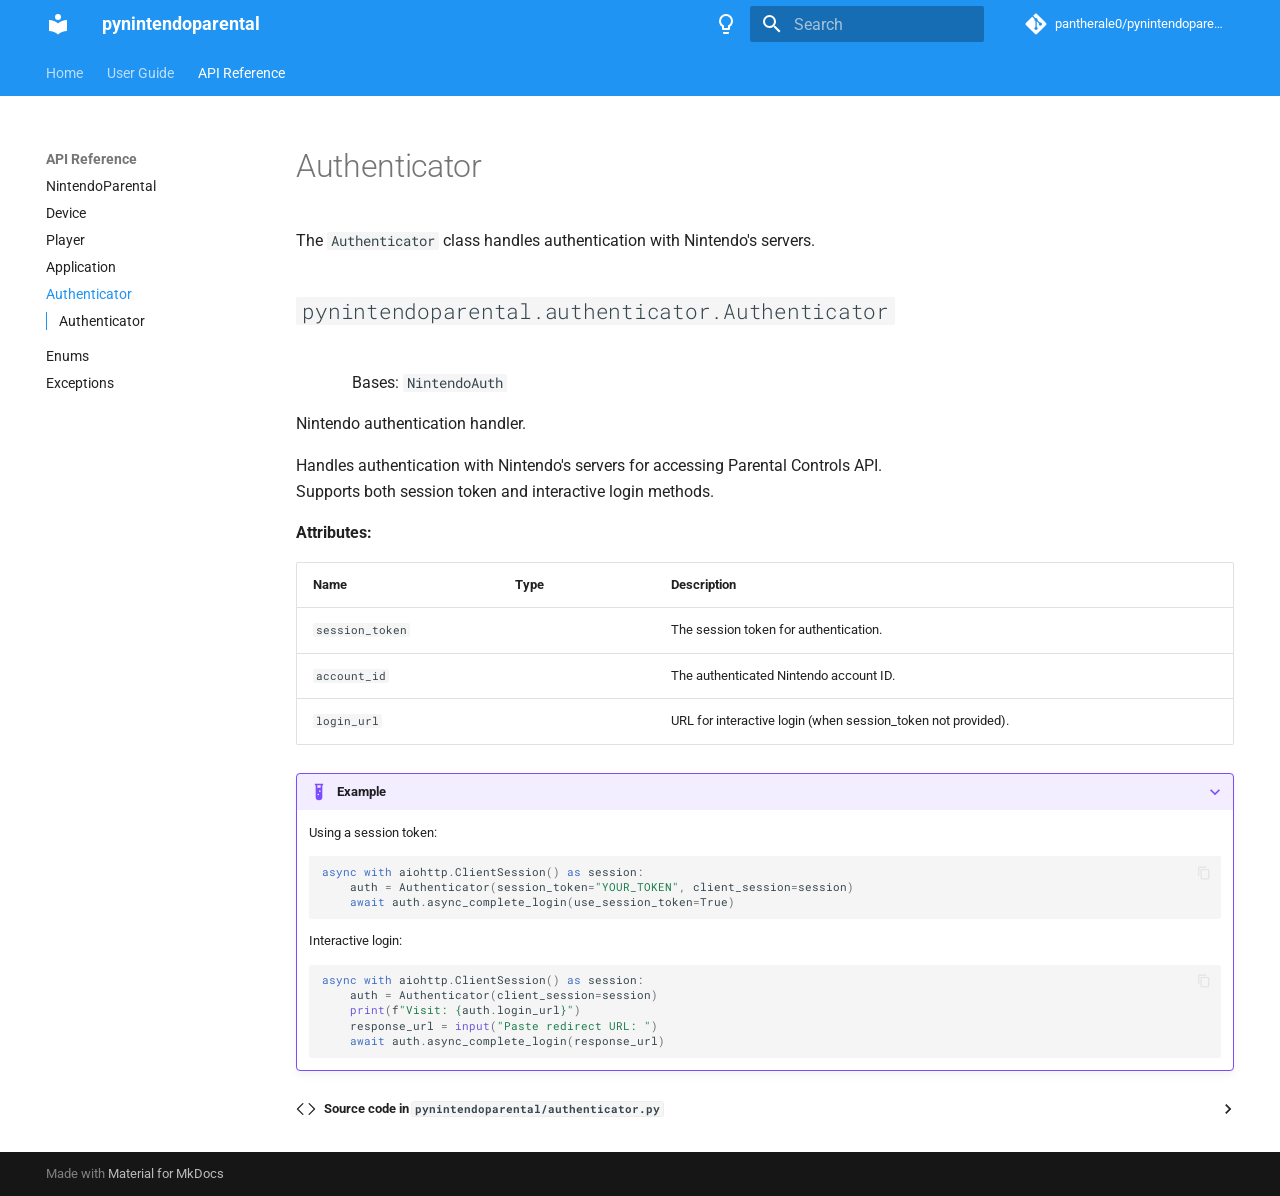
<file: api/authenticator/index.html>
<!doctype html>
<html lang="en" class="no-js">
  <head>
    
      <meta charset="utf-8">
      <meta name="viewport" content="width=device-width,initial-scale=1">
      
        <meta name="description" content="Python API for Nintendo Switch Parental Controls">
      
      
        <meta name="author" content="pantherale0">
      
      
        <link rel="canonical" href="https://pantherale0.github.io/pynintendoparental/api/authenticator/">
      
      
        <link rel="prev" href="../application/">
      
      
        <link rel="next" href="../enums/">
      
      
        
      
      
      <link rel="icon" href="../../assets/images/favicon.png">
      <meta name="generator" content="mkdocs-1.6.1, mkdocs-material-9.7.7">
    
    
      
        <title>Authenticator - pynintendoparental</title>
      
    
    
      <link rel="stylesheet" href="../../assets/stylesheets/main.ec1eaa64.min.css">
      
        
        <link rel="stylesheet" href="../../assets/stylesheets/palette.ab4e12ef.min.css">
      
      


    
    
      
    
    
      
        
        
        <link rel="preconnect" href="https://fonts.gstatic.com" crossorigin>
        <link rel="stylesheet" href="https://fonts.googleapis.com/css?family=Roboto:300,300i,400,400i,700,700i%7CRoboto+Mono:400,400i,700,700i&display=fallback">
        <style>:root{--md-text-font:"Roboto";--md-code-font:"Roboto Mono"}</style>
      
    
    
      <link rel="stylesheet" href="../../assets/_mkdocstrings.css">
    
      <link rel="stylesheet" href="../../stylesheets/extra.css">
    
    <script>__md_scope=new URL("../..",location),__md_hash=e=>[...e].reduce(((e,_)=>(e<<5)-e+_.charCodeAt(0)),0),__md_get=(e,_=localStorage,t=__md_scope)=>JSON.parse(_.getItem(t.pathname+"."+e)),__md_set=(e,_,t=localStorage,a=__md_scope)=>{try{t.setItem(a.pathname+"."+e,JSON.stringify(_))}catch(e){}}</script>
    
      

    
    
  </head>
  
  
    
    
      
    
    
    
    
    <body dir="ltr" data-md-color-scheme="default" data-md-color-primary="blue" data-md-color-accent="light-blue">
  
    
    <input class="md-toggle" data-md-toggle="drawer" type="checkbox" id="__drawer" autocomplete="off">
    <input class="md-toggle" data-md-toggle="search" type="checkbox" id="__search" autocomplete="off">
    <label class="md-overlay" for="__drawer"></label>
    <div data-md-component="skip">
      
        
        <a href="#authenticator" class="md-skip">
          Skip to content
        </a>
      
    </div>
    <div data-md-component="announce">
      
    </div>
    
    
      

<header class="md-header" data-md-component="header">
  <nav class="md-header__inner md-grid" aria-label="Header">
    <a href="../.." title="pynintendoparental" class="md-header__button md-logo" aria-label="pynintendoparental" data-md-component="logo">
      
  
  <svg xmlns="http://www.w3.org/2000/svg" viewBox="0 0 24 24"><path d="M12 8a3 3 0 0 0 3-3 3 3 0 0 0-3-3 3 3 0 0 0-3 3 3 3 0 0 0 3 3m0 3.54C9.64 9.35 6.5 8 3 8v11c3.5 0 6.64 1.35 9 3.54 2.36-2.19 5.5-3.54 9-3.54V8c-3.5 0-6.64 1.35-9 3.54"/></svg>

    </a>
    <label class="md-header__button md-icon" for="__drawer">
      
      <svg xmlns="http://www.w3.org/2000/svg" viewBox="0 0 24 24"><path d="M3 6h18v2H3zm0 5h18v2H3zm0 5h18v2H3z"/></svg>
    </label>
    <div class="md-header__title" data-md-component="header-title">
      <div class="md-header__ellipsis">
        <div class="md-header__topic">
          <span class="md-ellipsis">
            pynintendoparental
          </span>
        </div>
        <div class="md-header__topic" data-md-component="header-topic">
          <span class="md-ellipsis">
            
              Authenticator
            
          </span>
        </div>
      </div>
    </div>
    
      
        <form class="md-header__option" data-md-component="palette">
  
    
    
    
    <input class="md-option" data-md-color-media="" data-md-color-scheme="default" data-md-color-primary="blue" data-md-color-accent="light-blue"  aria-label="Switch to dark mode"  type="radio" name="__palette" id="__palette_0">
    
      <label class="md-header__button md-icon" title="Switch to dark mode" for="__palette_1" hidden>
        <svg xmlns="http://www.w3.org/2000/svg" viewBox="0 0 24 24"><path d="M12 2a7 7 0 0 1 7 7c0 2.38-1.19 4.47-3 5.74V17a1 1 0 0 1-1 1H9a1 1 0 0 1-1-1v-2.26C6.19 13.47 5 11.38 5 9a7 7 0 0 1 7-7M9 21v-1h6v1a1 1 0 0 1-1 1h-4a1 1 0 0 1-1-1m3-17a5 5 0 0 0-5 5c0 2.05 1.23 3.81 3 4.58V16h4v-2.42c1.77-.77 3-2.53 3-4.58a5 5 0 0 0-5-5"/></svg>
      </label>
    
  
    
    
    
    <input class="md-option" data-md-color-media="" data-md-color-scheme="slate" data-md-color-primary="blue" data-md-color-accent="light-blue"  aria-label="Switch to light mode"  type="radio" name="__palette" id="__palette_1">
    
      <label class="md-header__button md-icon" title="Switch to light mode" for="__palette_0" hidden>
        <svg xmlns="http://www.w3.org/2000/svg" viewBox="0 0 24 24"><path d="M12 2a7 7 0 0 0-7 7c0 2.38 1.19 4.47 3 5.74V17a1 1 0 0 0 1 1h6a1 1 0 0 0 1-1v-2.26c1.81-1.27 3-3.36 3-5.74a7 7 0 0 0-7-7M9 21a1 1 0 0 0 1 1h4a1 1 0 0 0 1-1v-1H9z"/></svg>
      </label>
    
  
</form>
      
    
    
      <script>var palette=__md_get("__palette");if(palette&&palette.color){if("(prefers-color-scheme)"===palette.color.media){var media=matchMedia("(prefers-color-scheme: light)"),input=document.querySelector(media.matches?"[data-md-color-media='(prefers-color-scheme: light)']":"[data-md-color-media='(prefers-color-scheme: dark)']");palette.color.media=input.getAttribute("data-md-color-media"),palette.color.scheme=input.getAttribute("data-md-color-scheme"),palette.color.primary=input.getAttribute("data-md-color-primary"),palette.color.accent=input.getAttribute("data-md-color-accent")}for(var[key,value]of Object.entries(palette.color))document.body.setAttribute("data-md-color-"+key,value)}</script>
    
    
    
      
      
        <label class="md-header__button md-icon" for="__search">
          
          <svg xmlns="http://www.w3.org/2000/svg" viewBox="0 0 24 24"><path d="M9.5 3A6.5 6.5 0 0 1 16 9.5c0 1.61-.59 3.09-1.56 4.23l.27.27h.79l5 5-1.5 1.5-5-5v-.79l-.27-.27A6.52 6.52 0 0 1 9.5 16 6.5 6.5 0 0 1 3 9.5 6.5 6.5 0 0 1 9.5 3m0 2C7 5 5 7 5 9.5S7 14 9.5 14 14 12 14 9.5 12 5 9.5 5"/></svg>
        </label>
        <div class="md-search" data-md-component="search" role="dialog">
  <label class="md-search__overlay" for="__search"></label>
  <div class="md-search__inner" role="search">
    <form class="md-search__form" name="search">
      <input type="text" class="md-search__input" name="query" aria-label="Search" placeholder="Search" autocapitalize="off" autocorrect="off" autocomplete="off" spellcheck="false" data-md-component="search-query" required>
      <label class="md-search__icon md-icon" for="__search">
        
        <svg xmlns="http://www.w3.org/2000/svg" viewBox="0 0 24 24"><path d="M9.5 3A6.5 6.5 0 0 1 16 9.5c0 1.61-.59 3.09-1.56 4.23l.27.27h.79l5 5-1.5 1.5-5-5v-.79l-.27-.27A6.52 6.52 0 0 1 9.5 16 6.5 6.5 0 0 1 3 9.5 6.5 6.5 0 0 1 9.5 3m0 2C7 5 5 7 5 9.5S7 14 9.5 14 14 12 14 9.5 12 5 9.5 5"/></svg>
        
        <svg xmlns="http://www.w3.org/2000/svg" viewBox="0 0 24 24"><path d="M20 11v2H8l5.5 5.5-1.42 1.42L4.16 12l7.92-7.92L13.5 5.5 8 11z"/></svg>
      </label>
      <nav class="md-search__options" aria-label="Search">
        
        <button type="reset" class="md-search__icon md-icon" title="Clear" aria-label="Clear" tabindex="-1">
          
          <svg xmlns="http://www.w3.org/2000/svg" viewBox="0 0 24 24"><path d="M19 6.41 17.59 5 12 10.59 6.41 5 5 6.41 10.59 12 5 17.59 6.41 19 12 13.41 17.59 19 19 17.59 13.41 12z"/></svg>
        </button>
      </nav>
      
        <div class="md-search__suggest" data-md-component="search-suggest"></div>
      
    </form>
    <div class="md-search__output">
      <div class="md-search__scrollwrap" tabindex="0" data-md-scrollfix>
        <div class="md-search-result" data-md-component="search-result">
          <div class="md-search-result__meta">
            Initializing search
          </div>
          <ol class="md-search-result__list" role="presentation"></ol>
        </div>
      </div>
    </div>
  </div>
</div>
      
    
    
      <div class="md-header__source">
        <a href="https://github.com/pantherale0/pynintendoparental" title="Go to repository" class="md-source" data-md-component="source">
  <div class="md-source__icon md-icon">
    
    <svg xmlns="http://www.w3.org/2000/svg" viewBox="0 0 448 512"><!--! Font Awesome Free 7.1.0 by @fontawesome - https://fontawesome.com License - https://fontawesome.com/license/free (Icons: CC BY 4.0, Fonts: SIL OFL 1.1, Code: MIT License) Copyright 2025 Fonticons, Inc.--><path d="M439.6 236.1 244 40.5c-5.4-5.5-12.8-8.5-20.4-8.5s-15 3-20.4 8.4L162.5 81l51.5 51.5c27.1-9.1 52.7 16.8 43.4 43.7l49.7 49.7c34.2-11.8 61.2 31 35.5 56.7-26.5 26.5-70.2-2.9-56-37.3L240.3 199v121.9c25.3 12.5 22.3 41.8 9.1 55-6.4 6.4-15.2 10.1-24.3 10.1s-17.8-3.6-24.3-10.1c-17.6-17.6-11.1-46.9 11.2-56v-123c-20.8-8.5-24.6-30.7-18.6-45L142.6 101 8.5 235.1C3 240.6 0 247.9 0 255.5s3 15 8.5 20.4l195.6 195.7c5.4 5.4 12.7 8.4 20.4 8.4s15-3 20.4-8.4l194.7-194.7c5.4-5.4 8.4-12.8 8.4-20.4s-3-15-8.4-20.4"/></svg>
  </div>
  <div class="md-source__repository">
    pantherale0/pynintendoparental
  </div>
</a>
      </div>
    
  </nav>
  
</header>
    
    <div class="md-container" data-md-component="container">
      
      
        
          
            
<nav class="md-tabs" aria-label="Tabs" data-md-component="tabs">
  <div class="md-grid">
    <ul class="md-tabs__list">
      
        
  
  
  
  
    <li class="md-tabs__item">
      <a href="../.." class="md-tabs__link">
        
  
  
    
  
  Home

      </a>
    </li>
  

      
        
  
  
  
  
    
    
      <li class="md-tabs__item">
        <a href="../../guide/getting-started/" class="md-tabs__link">
          
  
  
  User Guide

        </a>
      </li>
    
  

      
        
  
  
  
    
  
  
    
    
      <li class="md-tabs__item md-tabs__item--active">
        <a href="../nintendoparental/" class="md-tabs__link">
          
  
  
  API Reference

        </a>
      </li>
    
  

      
    </ul>
  </div>
</nav>
          
        
      
      <main class="md-main" data-md-component="main">
        <div class="md-main__inner md-grid">
          
            
              
              <div class="md-sidebar md-sidebar--primary" data-md-component="sidebar" data-md-type="navigation" >
                <div class="md-sidebar__scrollwrap">
                  <div class="md-sidebar__inner">
                    


  


  

<nav class="md-nav md-nav--primary md-nav--lifted md-nav--integrated" aria-label="Navigation" data-md-level="0">
  <label class="md-nav__title" for="__drawer">
    <a href="../.." title="pynintendoparental" class="md-nav__button md-logo" aria-label="pynintendoparental" data-md-component="logo">
      
  
  <svg xmlns="http://www.w3.org/2000/svg" viewBox="0 0 24 24"><path d="M12 8a3 3 0 0 0 3-3 3 3 0 0 0-3-3 3 3 0 0 0-3 3 3 3 0 0 0 3 3m0 3.54C9.64 9.35 6.5 8 3 8v11c3.5 0 6.64 1.35 9 3.54 2.36-2.19 5.5-3.54 9-3.54V8c-3.5 0-6.64 1.35-9 3.54"/></svg>

    </a>
    pynintendoparental
  </label>
  
    <div class="md-nav__source">
      <a href="https://github.com/pantherale0/pynintendoparental" title="Go to repository" class="md-source" data-md-component="source">
  <div class="md-source__icon md-icon">
    
    <svg xmlns="http://www.w3.org/2000/svg" viewBox="0 0 448 512"><!--! Font Awesome Free 7.1.0 by @fontawesome - https://fontawesome.com License - https://fontawesome.com/license/free (Icons: CC BY 4.0, Fonts: SIL OFL 1.1, Code: MIT License) Copyright 2025 Fonticons, Inc.--><path d="M439.6 236.1 244 40.5c-5.4-5.5-12.8-8.5-20.4-8.5s-15 3-20.4 8.4L162.5 81l51.5 51.5c27.1-9.1 52.7 16.8 43.4 43.7l49.7 49.7c34.2-11.8 61.2 31 35.5 56.7-26.5 26.5-70.2-2.9-56-37.3L240.3 199v121.9c25.3 12.5 22.3 41.8 9.1 55-6.4 6.4-15.2 10.1-24.3 10.1s-17.8-3.6-24.3-10.1c-17.6-17.6-11.1-46.9 11.2-56v-123c-20.8-8.5-24.6-30.7-18.6-45L142.6 101 8.5 235.1C3 240.6 0 247.9 0 255.5s3 15 8.5 20.4l195.6 195.7c5.4 5.4 12.7 8.4 20.4 8.4s15-3 20.4-8.4l194.7-194.7c5.4-5.4 8.4-12.8 8.4-20.4s-3-15-8.4-20.4"/></svg>
  </div>
  <div class="md-source__repository">
    pantherale0/pynintendoparental
  </div>
</a>
    </div>
  
  <ul class="md-nav__list" data-md-scrollfix>
    
      
      
  
  
  
  
    <li class="md-nav__item">
      <a href="../.." class="md-nav__link">
        
  
  
  <span class="md-ellipsis">
    
  
    Home
  

    
  </span>
  
  

      </a>
    </li>
  

    
      
      
  
  
  
  
    
    
    
    
      
      
        
      
    
    
    <li class="md-nav__item md-nav__item--nested">
      
        
        
          
        
        <input class="md-nav__toggle md-toggle md-toggle--indeterminate" type="checkbox" id="__nav_2" >
        
          
          <label class="md-nav__link" for="__nav_2" id="__nav_2_label" tabindex="0">
            
  
  
  <span class="md-ellipsis">
    
  
    User Guide
  

    
  </span>
  
  

            <span class="md-nav__icon md-icon"></span>
          </label>
        
        <nav class="md-nav" data-md-level="1" aria-labelledby="__nav_2_label" aria-expanded="false">
          <label class="md-nav__title" for="__nav_2">
            <span class="md-nav__icon md-icon"></span>
            
  
    User Guide
  

          </label>
          <ul class="md-nav__list" data-md-scrollfix>
            
              
                
  
  
  
  
    <li class="md-nav__item">
      <a href="../../guide/getting-started/" class="md-nav__link">
        
  
  
  <span class="md-ellipsis">
    
  
    Getting Started
  

    
  </span>
  
  

      </a>
    </li>
  

              
            
              
                
  
  
  
  
    <li class="md-nav__item">
      <a href="../../guide/authentication/" class="md-nav__link">
        
  
  
  <span class="md-ellipsis">
    
  
    Authentication
  

    
  </span>
  
  

      </a>
    </li>
  

              
            
              
                
  
  
  
  
    <li class="md-nav__item">
      <a href="../../guide/examples/" class="md-nav__link">
        
  
  
  <span class="md-ellipsis">
    
  
    Usage Examples
  

    
  </span>
  
  

      </a>
    </li>
  

              
            
          </ul>
        </nav>
      
    </li>
  

    
      
      
  
  
    
  
  
  
    
    
    
    
      
        
        
      
      
        
      
    
    
    <li class="md-nav__item md-nav__item--active md-nav__item--section md-nav__item--nested">
      
        
        
        <input class="md-nav__toggle md-toggle " type="checkbox" id="__nav_3" checked>
        
          
          <label class="md-nav__link" for="__nav_3" id="__nav_3_label" tabindex="">
            
  
  
  <span class="md-ellipsis">
    
  
    API Reference
  

    
  </span>
  
  

            <span class="md-nav__icon md-icon"></span>
          </label>
        
        <nav class="md-nav" data-md-level="1" aria-labelledby="__nav_3_label" aria-expanded="true">
          <label class="md-nav__title" for="__nav_3">
            <span class="md-nav__icon md-icon"></span>
            
  
    API Reference
  

          </label>
          <ul class="md-nav__list" data-md-scrollfix>
            
              
                
  
  
  
  
    <li class="md-nav__item">
      <a href="../nintendoparental/" class="md-nav__link">
        
  
  
  <span class="md-ellipsis">
    
  
    NintendoParental
  

    
  </span>
  
  

      </a>
    </li>
  

              
            
              
                
  
  
  
  
    <li class="md-nav__item">
      <a href="../device/" class="md-nav__link">
        
  
  
  <span class="md-ellipsis">
    
  
    Device
  

    
  </span>
  
  

      </a>
    </li>
  

              
            
              
                
  
  
  
  
    <li class="md-nav__item">
      <a href="../player/" class="md-nav__link">
        
  
  
  <span class="md-ellipsis">
    
  
    Player
  

    
  </span>
  
  

      </a>
    </li>
  

              
            
              
                
  
  
  
  
    <li class="md-nav__item">
      <a href="../application/" class="md-nav__link">
        
  
  
  <span class="md-ellipsis">
    
  
    Application
  

    
  </span>
  
  

      </a>
    </li>
  

              
            
              
                
  
  
    
  
  
  
    <li class="md-nav__item md-nav__item--active">
      
      <input class="md-nav__toggle md-toggle" type="checkbox" id="__toc">
      
      
        
      
      
        <label class="md-nav__link md-nav__link--active" for="__toc">
          
  
  
  <span class="md-ellipsis">
    
  
    Authenticator
  

    
  </span>
  
  

          <span class="md-nav__icon md-icon"></span>
        </label>
      
      <a href="./" class="md-nav__link md-nav__link--active">
        
  
  
  <span class="md-ellipsis">
    
  
    Authenticator
  

    
  </span>
  
  

      </a>
      
        

<nav class="md-nav md-nav--secondary" aria-label="Table of contents">
  
  
  
    
  
  
    <label class="md-nav__title" for="__toc">
      <span class="md-nav__icon md-icon"></span>
      Table of contents
    </label>
    <ul class="md-nav__list" data-md-component="toc" data-md-scrollfix>
      
        <li class="md-nav__item">
  <a href="#pynintendoparental.authenticator.Authenticator" class="md-nav__link">
    <span class="md-ellipsis">
      
        Authenticator
      
    </span>
  </a>
  
</li>
      
    </ul>
  
</nav>
      
    </li>
  

              
            
              
                
  
  
  
  
    <li class="md-nav__item">
      <a href="../enums/" class="md-nav__link">
        
  
  
  <span class="md-ellipsis">
    
  
    Enums
  

    
  </span>
  
  

      </a>
    </li>
  

              
            
              
                
  
  
  
  
    <li class="md-nav__item">
      <a href="../exceptions/" class="md-nav__link">
        
  
  
  <span class="md-ellipsis">
    
  
    Exceptions
  

    
  </span>
  
  

      </a>
    </li>
  

              
            
          </ul>
        </nav>
      
    </li>
  

    
  </ul>
</nav>
                  </div>
                </div>
              </div>
            
            
          
          
            <div class="md-content" data-md-component="content">
              
              <article class="md-content__inner md-typeset">
                
                  


  
  


<h1 id="authenticator">Authenticator<a class="headerlink" href="#authenticator" title="Permanent link">&para;</a></h1>
<p>The <code>Authenticator</code> class handles authentication with Nintendo's servers.</p>


<div class="doc doc-object doc-class">



<h2 id="pynintendoparental.authenticator.Authenticator" class="doc doc-heading">
            <code>pynintendoparental.authenticator.Authenticator</code>


<a href="#pynintendoparental.authenticator.Authenticator" class="headerlink" title="Permanent link">&para;</a></h2>


    <div class="doc doc-contents first">
            <p class="doc doc-class-bases">
              Bases: <code><span title="pynintendoauth.NintendoAuth">NintendoAuth</span></code></p>



        <p>Nintendo authentication handler.</p>
<p>Handles authentication with Nintendo's servers for accessing Parental Controls API.
Supports both session token and interactive login methods.</p>


<p><span class="doc-section-title">Attributes:</span></p>
    <table>
      <thead>
        <tr>
          <th>Name</th>
          <th>Type</th>
          <th>Description</th>
        </tr>
      </thead>
      <tbody>
          <tr class="doc-section-item">
            <td><code><span title="pynintendoparental.authenticator.Authenticator.session_token">session_token</span></code></td>
            <td>
            </td>
            <td>
              <div class="doc-md-description">
                <p>The session token for authentication.</p>
              </div>
            </td>
          </tr>
          <tr class="doc-section-item">
            <td><code><span title="pynintendoparental.authenticator.Authenticator.account_id">account_id</span></code></td>
            <td>
            </td>
            <td>
              <div class="doc-md-description">
                <p>The authenticated Nintendo account ID.</p>
              </div>
            </td>
          </tr>
          <tr class="doc-section-item">
            <td><code><span title="pynintendoparental.authenticator.Authenticator.login_url">login_url</span></code></td>
            <td>
            </td>
            <td>
              <div class="doc-md-description">
                <p>URL for interactive login (when session_token not provided).</p>
              </div>
            </td>
          </tr>
      </tbody>
    </table>


<details class="example" open>
  <summary>Example</summary>
  <p>Using a session token:
<div class="highlight"><pre><span></span><code><span class="k">async</span> <span class="k">with</span> <span class="n">aiohttp</span><span class="o">.</span><span class="n">ClientSession</span><span class="p">()</span> <span class="k">as</span> <span class="n">session</span><span class="p">:</span>
    <span class="n">auth</span> <span class="o">=</span> <span class="n">Authenticator</span><span class="p">(</span><span class="n">session_token</span><span class="o">=</span><span class="s2">"YOUR_TOKEN"</span><span class="p">,</span> <span class="n">client_session</span><span class="o">=</span><span class="n">session</span><span class="p">)</span>
    <span class="k">await</span> <span class="n">auth</span><span class="o">.</span><span class="n">async_complete_login</span><span class="p">(</span><span class="n">use_session_token</span><span class="o">=</span><span class="kc">True</span><span class="p">)</span>
</code></pre></div></p>
<p>Interactive login:
<div class="highlight"><pre><span></span><code><span class="k">async</span> <span class="k">with</span> <span class="n">aiohttp</span><span class="o">.</span><span class="n">ClientSession</span><span class="p">()</span> <span class="k">as</span> <span class="n">session</span><span class="p">:</span>
    <span class="n">auth</span> <span class="o">=</span> <span class="n">Authenticator</span><span class="p">(</span><span class="n">client_session</span><span class="o">=</span><span class="n">session</span><span class="p">)</span>
    <span class="nb">print</span><span class="p">(</span><span class="sa">f</span><span class="s2">"Visit: </span><span class="si">{</span><span class="n">auth</span><span class="o">.</span><span class="n">login_url</span><span class="si">}</span><span class="s2">"</span><span class="p">)</span>
    <span class="n">response_url</span> <span class="o">=</span> <span class="nb">input</span><span class="p">(</span><span class="s2">"Paste redirect URL: "</span><span class="p">)</span>
    <span class="k">await</span> <span class="n">auth</span><span class="o">.</span><span class="n">async_complete_login</span><span class="p">(</span><span class="n">response_url</span><span class="p">)</span>
</code></pre></div></p>
</details>







              <details class="mkdocstrings-source">
                <summary>Source code in <code>pynintendoparental/authenticator.py</code></summary>
                <div class="highlight"><table class="highlighttable"><tr><td class="linenos"><div class="linenodiv"><pre><span></span><span class="normal">10</span>
<span class="normal">11</span>
<span class="normal">12</span>
<span class="normal">13</span>
<span class="normal">14</span>
<span class="normal">15</span>
<span class="normal">16</span>
<span class="normal">17</span>
<span class="normal">18</span>
<span class="normal">19</span>
<span class="normal">20</span>
<span class="normal">21</span>
<span class="normal">22</span>
<span class="normal">23</span>
<span class="normal">24</span>
<span class="normal">25</span>
<span class="normal">26</span>
<span class="normal">27</span>
<span class="normal">28</span>
<span class="normal">29</span>
<span class="normal">30</span>
<span class="normal">31</span>
<span class="normal">32</span>
<span class="normal">33</span>
<span class="normal">34</span>
<span class="normal">35</span>
<span class="normal">36</span>
<span class="normal">37</span>
<span class="normal">38</span>
<span class="normal">39</span>
<span class="normal">40</span>
<span class="normal">41</span>
<span class="normal">42</span>
<span class="normal">43</span>
<span class="normal">44</span></pre></div></td><td class="code"><div><pre><span></span><code><span class="k">class</span><span class="w"> </span><span class="nc">Authenticator</span><span class="p">(</span><span class="n">NintendoAuth</span><span class="p">):</span>
<span class="w">    </span><span class="sd">"""Nintendo authentication handler.</span>

<span class="sd">    Handles authentication with Nintendo's servers for accessing Parental Controls API.</span>
<span class="sd">    Supports both session token and interactive login methods.</span>

<span class="sd">    Attributes:</span>
<span class="sd">        session_token: The session token for authentication.</span>
<span class="sd">        account_id: The authenticated Nintendo account ID.</span>
<span class="sd">        login_url: URL for interactive login (when session_token not provided).</span>

<span class="sd">    Example:</span>
<span class="sd">        Using a session token:</span>
<span class="sd">        ```python</span>
<span class="sd">        async with aiohttp.ClientSession() as session:</span>
<span class="sd">            auth = Authenticator(session_token="YOUR_TOKEN", client_session=session)</span>
<span class="sd">            await auth.async_complete_login(use_session_token=True)</span>
<span class="sd">        ```</span>

<span class="sd">        Interactive login:</span>
<span class="sd">        ```python</span>
<span class="sd">        async with aiohttp.ClientSession() as session:</span>
<span class="sd">            auth = Authenticator(client_session=session)</span>
<span class="sd">            print(f"Visit: {auth.login_url}")</span>
<span class="sd">            response_url = input("Paste redirect URL: ")</span>
<span class="sd">            await auth.async_complete_login(response_url)</span>
<span class="sd">        ```</span>
<span class="sd">    """</span>

    <span class="k">def</span><span class="w"> </span><span class="fm">__init__</span><span class="p">(</span><span class="bp">self</span><span class="p">,</span> <span class="n">session_token</span><span class="o">=</span><span class="kc">None</span><span class="p">,</span> <span class="n">client_session</span><span class="o">=</span><span class="kc">None</span><span class="p">):</span>
        <span class="nb">super</span><span class="p">()</span><span class="o">.</span><span class="fm">__init__</span><span class="p">(</span>
            <span class="n">client_id</span><span class="o">=</span><span class="n">CLIENT_ID</span><span class="p">,</span>
            <span class="n">session_token</span><span class="o">=</span><span class="n">session_token</span><span class="p">,</span>
            <span class="n">client_session</span><span class="o">=</span><span class="n">client_session</span><span class="p">,</span>
        <span class="p">)</span>
</code></pre></div></td></tr></table></div>
              </details>



<div class="doc doc-children">












  </div>

    </div>

</div>












                
              </article>
            </div>
          
          
<script>var target=document.getElementById(location.hash.slice(1));target&&target.name&&(target.checked=target.name.startsWith("__tabbed_"))</script>
        </div>
        
      </main>
      
        <footer class="md-footer">
  
  <div class="md-footer-meta md-typeset">
    <div class="md-footer-meta__inner md-grid">
      <div class="md-copyright">
  
  
    Made with
    <a href="https://squidfunk.github.io/mkdocs-material/" target="_blank" rel="noopener">
      Material for MkDocs
    </a>
  
</div>
      
    </div>
  </div>
</footer>
      
    </div>
    <div class="md-dialog" data-md-component="dialog">
      <div class="md-dialog__inner md-typeset"></div>
    </div>
    
    
    
      
      
      <script id="__config" type="application/json">{"annotate": null, "base": "../..", "features": ["navigation.instant", "navigation.tracking", "navigation.tabs", "navigation.sections", "navigation.expand", "toc.integrate", "search.suggest", "search.highlight", "content.code.copy"], "search": "../../assets/javascripts/workers/search.2c215733.min.js", "tags": null, "translations": {"clipboard.copied": "Copied to clipboard", "clipboard.copy": "Copy to clipboard", "search.result.more.one": "1 more on this page", "search.result.more.other": "# more on this page", "search.result.none": "No matching documents", "search.result.one": "1 matching document", "search.result.other": "# matching documents", "search.result.placeholder": "Type to start searching", "search.result.term.missing": "Missing", "select.version": "Select version"}, "version": null}</script>
    
    
      <script src="../../assets/javascripts/bundle.d7400e89.min.js"></script>
      
    
  </body>
</html>
</file>
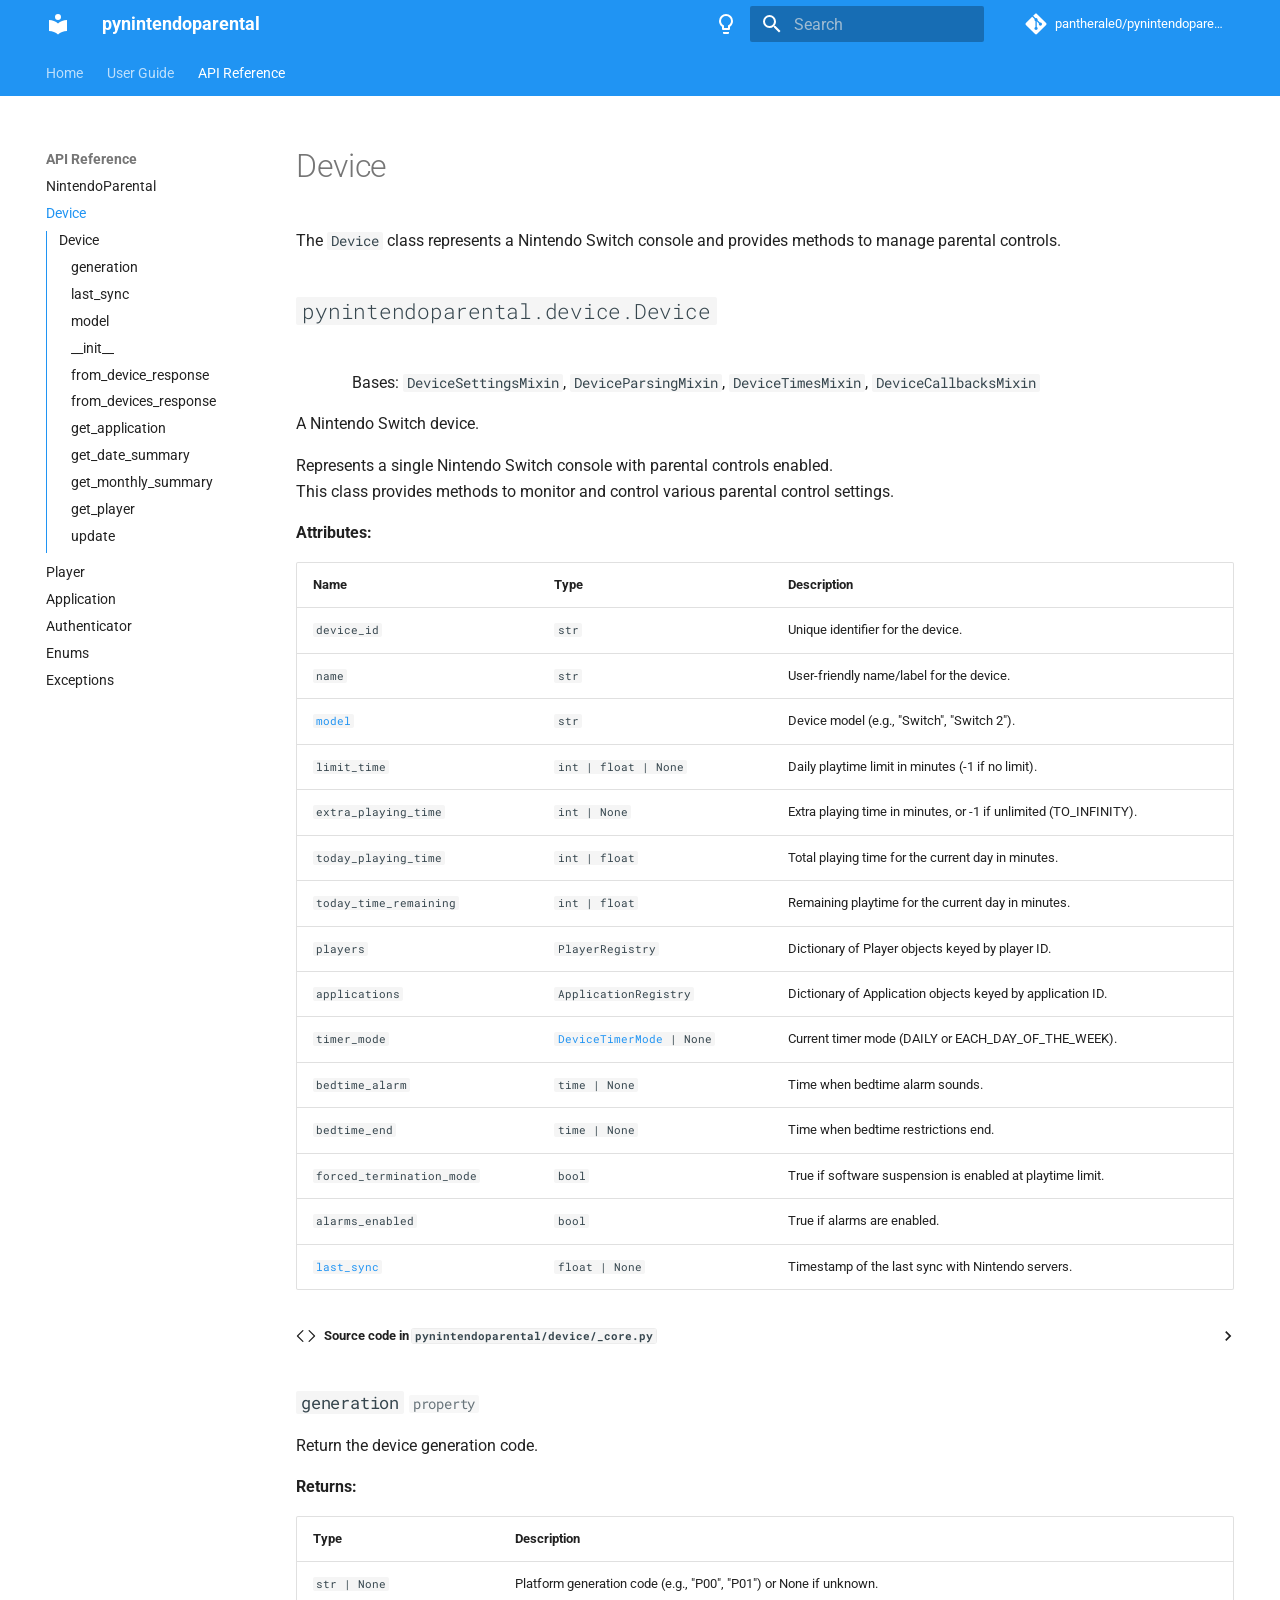
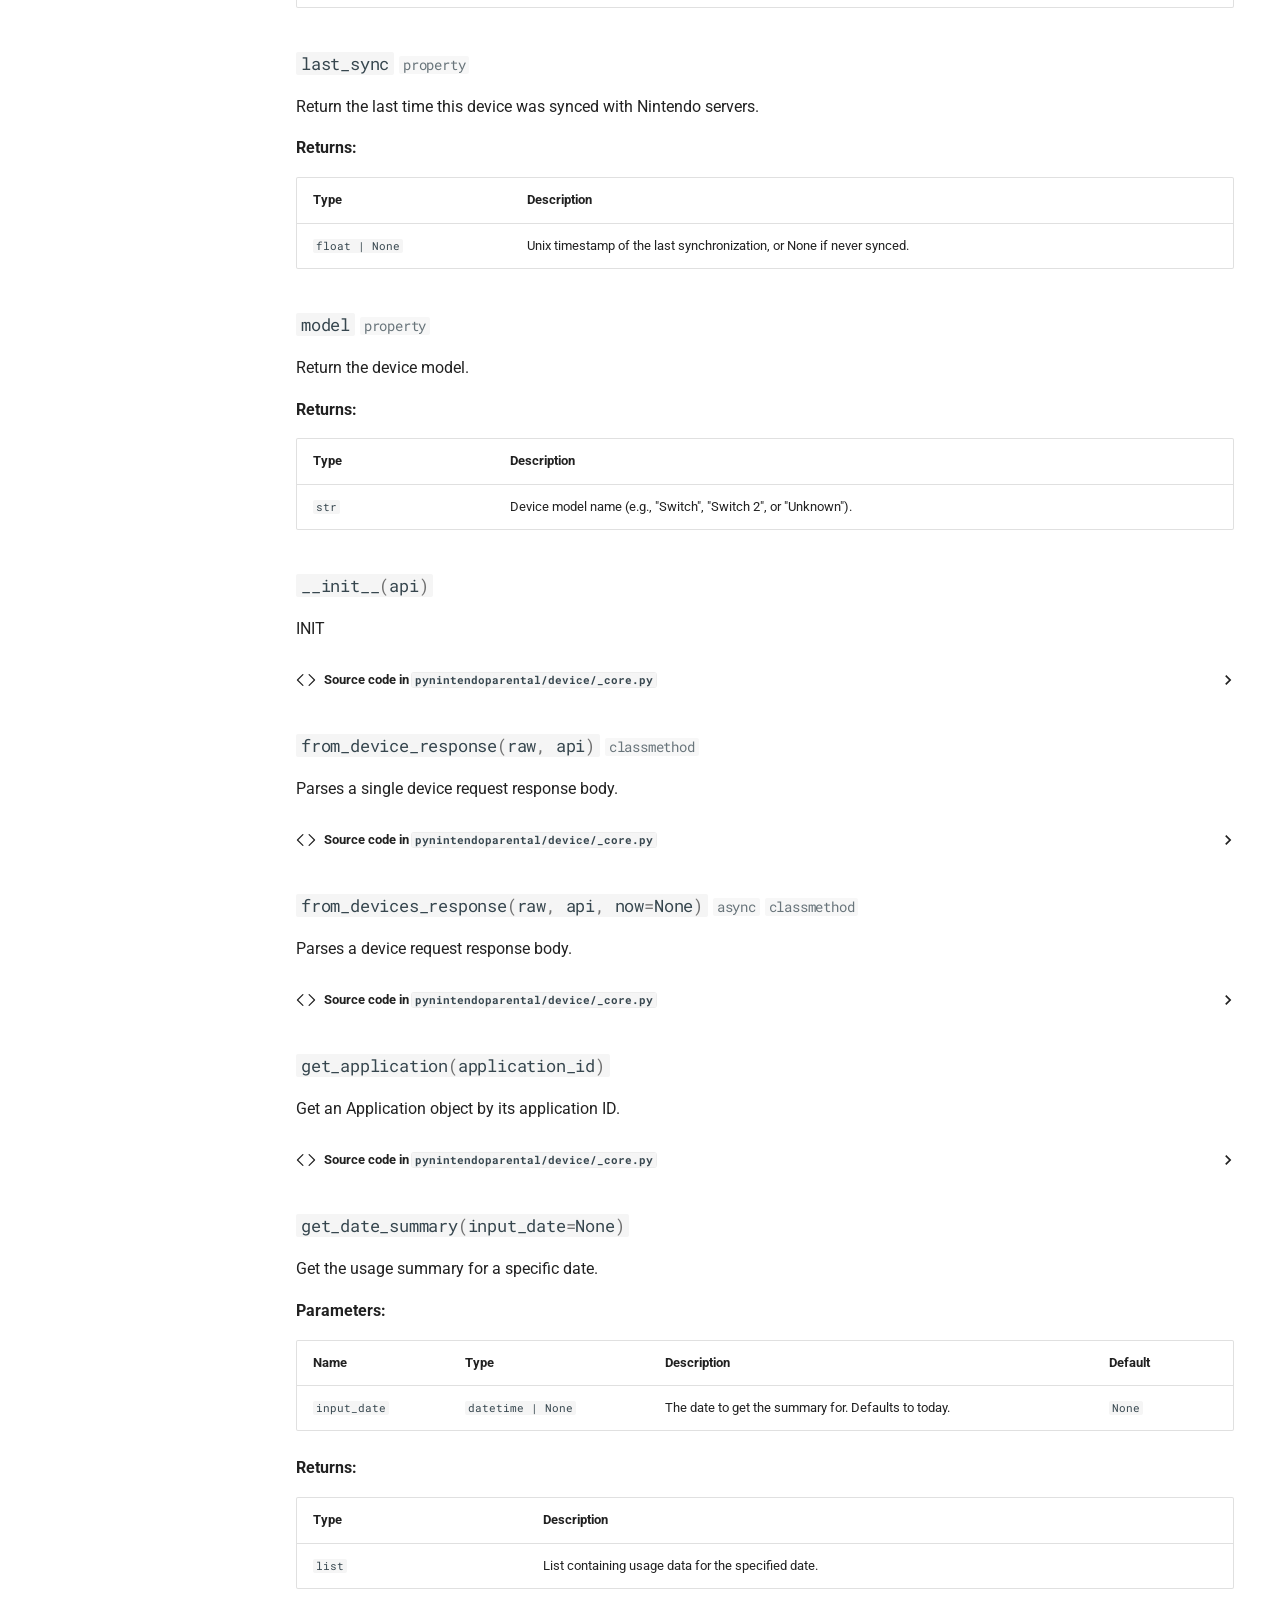
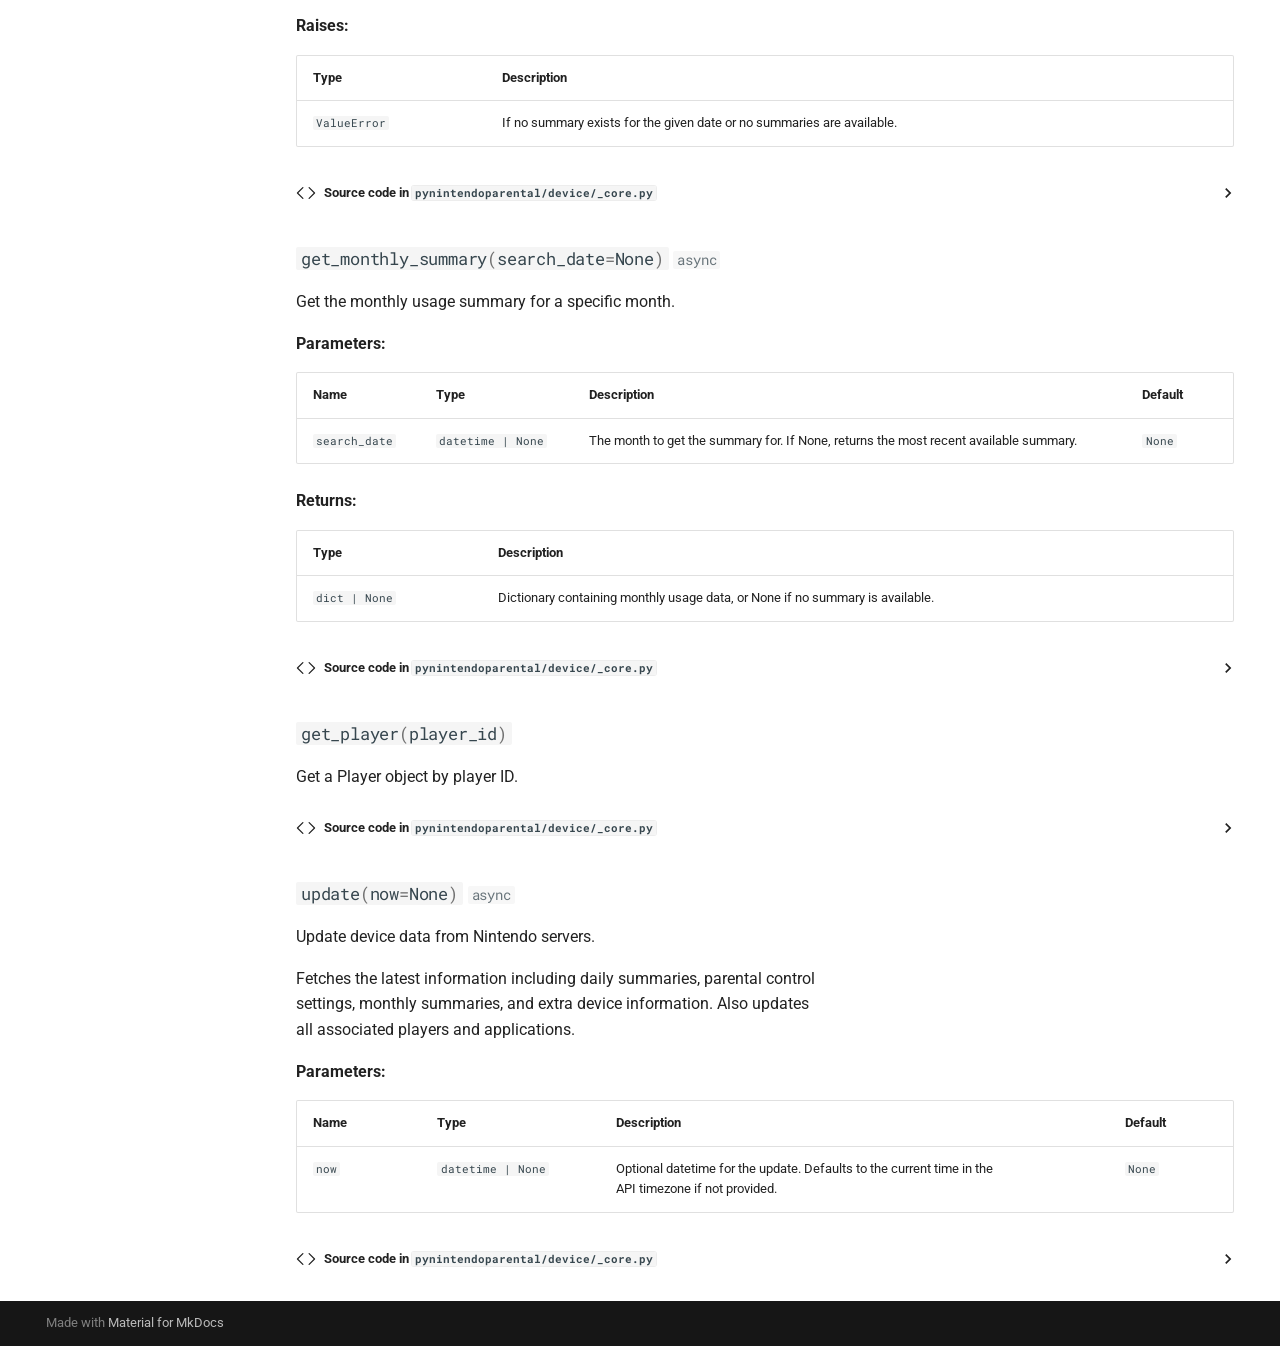
<file: api/device/index.html>
<!doctype html>
<html lang="en" class="no-js">
  <head>
    
      <meta charset="utf-8">
      <meta name="viewport" content="width=device-width,initial-scale=1">
      
        <meta name="description" content="Python API for Nintendo Switch Parental Controls">
      
      
        <meta name="author" content="pantherale0">
      
      
        <link rel="canonical" href="https://pantherale0.github.io/pynintendoparental/api/device/">
      
      
        <link rel="prev" href="../nintendoparental/">
      
      
        <link rel="next" href="../player/">
      
      
        
      
      
      <link rel="icon" href="../../assets/images/favicon.png">
      <meta name="generator" content="mkdocs-1.6.1, mkdocs-material-9.7.7">
    
    
      
        <title>Device - pynintendoparental</title>
      
    
    
      <link rel="stylesheet" href="../../assets/stylesheets/main.ec1eaa64.min.css">
      
        
        <link rel="stylesheet" href="../../assets/stylesheets/palette.ab4e12ef.min.css">
      
      


    
    
      
    
    
      
        
        
        <link rel="preconnect" href="https://fonts.gstatic.com" crossorigin>
        <link rel="stylesheet" href="https://fonts.googleapis.com/css?family=Roboto:300,300i,400,400i,700,700i%7CRoboto+Mono:400,400i,700,700i&display=fallback">
        <style>:root{--md-text-font:"Roboto";--md-code-font:"Roboto Mono"}</style>
      
    
    
      <link rel="stylesheet" href="../../assets/_mkdocstrings.css">
    
      <link rel="stylesheet" href="../../stylesheets/extra.css">
    
    <script>__md_scope=new URL("../..",location),__md_hash=e=>[...e].reduce(((e,_)=>(e<<5)-e+_.charCodeAt(0)),0),__md_get=(e,_=localStorage,t=__md_scope)=>JSON.parse(_.getItem(t.pathname+"."+e)),__md_set=(e,_,t=localStorage,a=__md_scope)=>{try{t.setItem(a.pathname+"."+e,JSON.stringify(_))}catch(e){}}</script>
    
      

    
    
  </head>
  
  
    
    
      
    
    
    
    
    <body dir="ltr" data-md-color-scheme="default" data-md-color-primary="blue" data-md-color-accent="light-blue">
  
    
    <input class="md-toggle" data-md-toggle="drawer" type="checkbox" id="__drawer" autocomplete="off">
    <input class="md-toggle" data-md-toggle="search" type="checkbox" id="__search" autocomplete="off">
    <label class="md-overlay" for="__drawer"></label>
    <div data-md-component="skip">
      
        
        <a href="#device" class="md-skip">
          Skip to content
        </a>
      
    </div>
    <div data-md-component="announce">
      
    </div>
    
    
      

<header class="md-header" data-md-component="header">
  <nav class="md-header__inner md-grid" aria-label="Header">
    <a href="../.." title="pynintendoparental" class="md-header__button md-logo" aria-label="pynintendoparental" data-md-component="logo">
      
  
  <svg xmlns="http://www.w3.org/2000/svg" viewBox="0 0 24 24"><path d="M12 8a3 3 0 0 0 3-3 3 3 0 0 0-3-3 3 3 0 0 0-3 3 3 3 0 0 0 3 3m0 3.54C9.64 9.35 6.5 8 3 8v11c3.5 0 6.64 1.35 9 3.54 2.36-2.19 5.5-3.54 9-3.54V8c-3.5 0-6.64 1.35-9 3.54"/></svg>

    </a>
    <label class="md-header__button md-icon" for="__drawer">
      
      <svg xmlns="http://www.w3.org/2000/svg" viewBox="0 0 24 24"><path d="M3 6h18v2H3zm0 5h18v2H3zm0 5h18v2H3z"/></svg>
    </label>
    <div class="md-header__title" data-md-component="header-title">
      <div class="md-header__ellipsis">
        <div class="md-header__topic">
          <span class="md-ellipsis">
            pynintendoparental
          </span>
        </div>
        <div class="md-header__topic" data-md-component="header-topic">
          <span class="md-ellipsis">
            
              Device
            
          </span>
        </div>
      </div>
    </div>
    
      
        <form class="md-header__option" data-md-component="palette">
  
    
    
    
    <input class="md-option" data-md-color-media="" data-md-color-scheme="default" data-md-color-primary="blue" data-md-color-accent="light-blue"  aria-label="Switch to dark mode"  type="radio" name="__palette" id="__palette_0">
    
      <label class="md-header__button md-icon" title="Switch to dark mode" for="__palette_1" hidden>
        <svg xmlns="http://www.w3.org/2000/svg" viewBox="0 0 24 24"><path d="M12 2a7 7 0 0 1 7 7c0 2.38-1.19 4.47-3 5.74V17a1 1 0 0 1-1 1H9a1 1 0 0 1-1-1v-2.26C6.19 13.47 5 11.38 5 9a7 7 0 0 1 7-7M9 21v-1h6v1a1 1 0 0 1-1 1h-4a1 1 0 0 1-1-1m3-17a5 5 0 0 0-5 5c0 2.05 1.23 3.81 3 4.58V16h4v-2.42c1.77-.77 3-2.53 3-4.58a5 5 0 0 0-5-5"/></svg>
      </label>
    
  
    
    
    
    <input class="md-option" data-md-color-media="" data-md-color-scheme="slate" data-md-color-primary="blue" data-md-color-accent="light-blue"  aria-label="Switch to light mode"  type="radio" name="__palette" id="__palette_1">
    
      <label class="md-header__button md-icon" title="Switch to light mode" for="__palette_0" hidden>
        <svg xmlns="http://www.w3.org/2000/svg" viewBox="0 0 24 24"><path d="M12 2a7 7 0 0 0-7 7c0 2.38 1.19 4.47 3 5.74V17a1 1 0 0 0 1 1h6a1 1 0 0 0 1-1v-2.26c1.81-1.27 3-3.36 3-5.74a7 7 0 0 0-7-7M9 21a1 1 0 0 0 1 1h4a1 1 0 0 0 1-1v-1H9z"/></svg>
      </label>
    
  
</form>
      
    
    
      <script>var palette=__md_get("__palette");if(palette&&palette.color){if("(prefers-color-scheme)"===palette.color.media){var media=matchMedia("(prefers-color-scheme: light)"),input=document.querySelector(media.matches?"[data-md-color-media='(prefers-color-scheme: light)']":"[data-md-color-media='(prefers-color-scheme: dark)']");palette.color.media=input.getAttribute("data-md-color-media"),palette.color.scheme=input.getAttribute("data-md-color-scheme"),palette.color.primary=input.getAttribute("data-md-color-primary"),palette.color.accent=input.getAttribute("data-md-color-accent")}for(var[key,value]of Object.entries(palette.color))document.body.setAttribute("data-md-color-"+key,value)}</script>
    
    
    
      
      
        <label class="md-header__button md-icon" for="__search">
          
          <svg xmlns="http://www.w3.org/2000/svg" viewBox="0 0 24 24"><path d="M9.5 3A6.5 6.5 0 0 1 16 9.5c0 1.61-.59 3.09-1.56 4.23l.27.27h.79l5 5-1.5 1.5-5-5v-.79l-.27-.27A6.52 6.52 0 0 1 9.5 16 6.5 6.5 0 0 1 3 9.5 6.5 6.5 0 0 1 9.5 3m0 2C7 5 5 7 5 9.5S7 14 9.5 14 14 12 14 9.5 12 5 9.5 5"/></svg>
        </label>
        <div class="md-search" data-md-component="search" role="dialog">
  <label class="md-search__overlay" for="__search"></label>
  <div class="md-search__inner" role="search">
    <form class="md-search__form" name="search">
      <input type="text" class="md-search__input" name="query" aria-label="Search" placeholder="Search" autocapitalize="off" autocorrect="off" autocomplete="off" spellcheck="false" data-md-component="search-query" required>
      <label class="md-search__icon md-icon" for="__search">
        
        <svg xmlns="http://www.w3.org/2000/svg" viewBox="0 0 24 24"><path d="M9.5 3A6.5 6.5 0 0 1 16 9.5c0 1.61-.59 3.09-1.56 4.23l.27.27h.79l5 5-1.5 1.5-5-5v-.79l-.27-.27A6.52 6.52 0 0 1 9.5 16 6.5 6.5 0 0 1 3 9.5 6.5 6.5 0 0 1 9.5 3m0 2C7 5 5 7 5 9.5S7 14 9.5 14 14 12 14 9.5 12 5 9.5 5"/></svg>
        
        <svg xmlns="http://www.w3.org/2000/svg" viewBox="0 0 24 24"><path d="M20 11v2H8l5.5 5.5-1.42 1.42L4.16 12l7.92-7.92L13.5 5.5 8 11z"/></svg>
      </label>
      <nav class="md-search__options" aria-label="Search">
        
        <button type="reset" class="md-search__icon md-icon" title="Clear" aria-label="Clear" tabindex="-1">
          
          <svg xmlns="http://www.w3.org/2000/svg" viewBox="0 0 24 24"><path d="M19 6.41 17.59 5 12 10.59 6.41 5 5 6.41 10.59 12 5 17.59 6.41 19 12 13.41 17.59 19 19 17.59 13.41 12z"/></svg>
        </button>
      </nav>
      
        <div class="md-search__suggest" data-md-component="search-suggest"></div>
      
    </form>
    <div class="md-search__output">
      <div class="md-search__scrollwrap" tabindex="0" data-md-scrollfix>
        <div class="md-search-result" data-md-component="search-result">
          <div class="md-search-result__meta">
            Initializing search
          </div>
          <ol class="md-search-result__list" role="presentation"></ol>
        </div>
      </div>
    </div>
  </div>
</div>
      
    
    
      <div class="md-header__source">
        <a href="https://github.com/pantherale0/pynintendoparental" title="Go to repository" class="md-source" data-md-component="source">
  <div class="md-source__icon md-icon">
    
    <svg xmlns="http://www.w3.org/2000/svg" viewBox="0 0 448 512"><!--! Font Awesome Free 7.1.0 by @fontawesome - https://fontawesome.com License - https://fontawesome.com/license/free (Icons: CC BY 4.0, Fonts: SIL OFL 1.1, Code: MIT License) Copyright 2025 Fonticons, Inc.--><path d="M439.6 236.1 244 40.5c-5.4-5.5-12.8-8.5-20.4-8.5s-15 3-20.4 8.4L162.5 81l51.5 51.5c27.1-9.1 52.7 16.8 43.4 43.7l49.7 49.7c34.2-11.8 61.2 31 35.5 56.7-26.5 26.5-70.2-2.9-56-37.3L240.3 199v121.9c25.3 12.5 22.3 41.8 9.1 55-6.4 6.4-15.2 10.1-24.3 10.1s-17.8-3.6-24.3-10.1c-17.6-17.6-11.1-46.9 11.2-56v-123c-20.8-8.5-24.6-30.7-18.6-45L142.6 101 8.5 235.1C3 240.6 0 247.9 0 255.5s3 15 8.5 20.4l195.6 195.7c5.4 5.4 12.7 8.4 20.4 8.4s15-3 20.4-8.4l194.7-194.7c5.4-5.4 8.4-12.8 8.4-20.4s-3-15-8.4-20.4"/></svg>
  </div>
  <div class="md-source__repository">
    pantherale0/pynintendoparental
  </div>
</a>
      </div>
    
  </nav>
  
</header>
    
    <div class="md-container" data-md-component="container">
      
      
        
          
            
<nav class="md-tabs" aria-label="Tabs" data-md-component="tabs">
  <div class="md-grid">
    <ul class="md-tabs__list">
      
        
  
  
  
  
    <li class="md-tabs__item">
      <a href="../.." class="md-tabs__link">
        
  
  
    
  
  Home

      </a>
    </li>
  

      
        
  
  
  
  
    
    
      <li class="md-tabs__item">
        <a href="../../guide/getting-started/" class="md-tabs__link">
          
  
  
  User Guide

        </a>
      </li>
    
  

      
        
  
  
  
    
  
  
    
    
      <li class="md-tabs__item md-tabs__item--active">
        <a href="../nintendoparental/" class="md-tabs__link">
          
  
  
  API Reference

        </a>
      </li>
    
  

      
    </ul>
  </div>
</nav>
          
        
      
      <main class="md-main" data-md-component="main">
        <div class="md-main__inner md-grid">
          
            
              
              <div class="md-sidebar md-sidebar--primary" data-md-component="sidebar" data-md-type="navigation" >
                <div class="md-sidebar__scrollwrap">
                  <div class="md-sidebar__inner">
                    


  


  

<nav class="md-nav md-nav--primary md-nav--lifted md-nav--integrated" aria-label="Navigation" data-md-level="0">
  <label class="md-nav__title" for="__drawer">
    <a href="../.." title="pynintendoparental" class="md-nav__button md-logo" aria-label="pynintendoparental" data-md-component="logo">
      
  
  <svg xmlns="http://www.w3.org/2000/svg" viewBox="0 0 24 24"><path d="M12 8a3 3 0 0 0 3-3 3 3 0 0 0-3-3 3 3 0 0 0-3 3 3 3 0 0 0 3 3m0 3.54C9.64 9.35 6.5 8 3 8v11c3.5 0 6.64 1.35 9 3.54 2.36-2.19 5.5-3.54 9-3.54V8c-3.5 0-6.64 1.35-9 3.54"/></svg>

    </a>
    pynintendoparental
  </label>
  
    <div class="md-nav__source">
      <a href="https://github.com/pantherale0/pynintendoparental" title="Go to repository" class="md-source" data-md-component="source">
  <div class="md-source__icon md-icon">
    
    <svg xmlns="http://www.w3.org/2000/svg" viewBox="0 0 448 512"><!--! Font Awesome Free 7.1.0 by @fontawesome - https://fontawesome.com License - https://fontawesome.com/license/free (Icons: CC BY 4.0, Fonts: SIL OFL 1.1, Code: MIT License) Copyright 2025 Fonticons, Inc.--><path d="M439.6 236.1 244 40.5c-5.4-5.5-12.8-8.5-20.4-8.5s-15 3-20.4 8.4L162.5 81l51.5 51.5c27.1-9.1 52.7 16.8 43.4 43.7l49.7 49.7c34.2-11.8 61.2 31 35.5 56.7-26.5 26.5-70.2-2.9-56-37.3L240.3 199v121.9c25.3 12.5 22.3 41.8 9.1 55-6.4 6.4-15.2 10.1-24.3 10.1s-17.8-3.6-24.3-10.1c-17.6-17.6-11.1-46.9 11.2-56v-123c-20.8-8.5-24.6-30.7-18.6-45L142.6 101 8.5 235.1C3 240.6 0 247.9 0 255.5s3 15 8.5 20.4l195.6 195.7c5.4 5.4 12.7 8.4 20.4 8.4s15-3 20.4-8.4l194.7-194.7c5.4-5.4 8.4-12.8 8.4-20.4s-3-15-8.4-20.4"/></svg>
  </div>
  <div class="md-source__repository">
    pantherale0/pynintendoparental
  </div>
</a>
    </div>
  
  <ul class="md-nav__list" data-md-scrollfix>
    
      
      
  
  
  
  
    <li class="md-nav__item">
      <a href="../.." class="md-nav__link">
        
  
  
  <span class="md-ellipsis">
    
  
    Home
  

    
  </span>
  
  

      </a>
    </li>
  

    
      
      
  
  
  
  
    
    
    
    
      
      
        
      
    
    
    <li class="md-nav__item md-nav__item--nested">
      
        
        
          
        
        <input class="md-nav__toggle md-toggle md-toggle--indeterminate" type="checkbox" id="__nav_2" >
        
          
          <label class="md-nav__link" for="__nav_2" id="__nav_2_label" tabindex="0">
            
  
  
  <span class="md-ellipsis">
    
  
    User Guide
  

    
  </span>
  
  

            <span class="md-nav__icon md-icon"></span>
          </label>
        
        <nav class="md-nav" data-md-level="1" aria-labelledby="__nav_2_label" aria-expanded="false">
          <label class="md-nav__title" for="__nav_2">
            <span class="md-nav__icon md-icon"></span>
            
  
    User Guide
  

          </label>
          <ul class="md-nav__list" data-md-scrollfix>
            
              
                
  
  
  
  
    <li class="md-nav__item">
      <a href="../../guide/getting-started/" class="md-nav__link">
        
  
  
  <span class="md-ellipsis">
    
  
    Getting Started
  

    
  </span>
  
  

      </a>
    </li>
  

              
            
              
                
  
  
  
  
    <li class="md-nav__item">
      <a href="../../guide/authentication/" class="md-nav__link">
        
  
  
  <span class="md-ellipsis">
    
  
    Authentication
  

    
  </span>
  
  

      </a>
    </li>
  

              
            
              
                
  
  
  
  
    <li class="md-nav__item">
      <a href="../../guide/examples/" class="md-nav__link">
        
  
  
  <span class="md-ellipsis">
    
  
    Usage Examples
  

    
  </span>
  
  

      </a>
    </li>
  

              
            
          </ul>
        </nav>
      
    </li>
  

    
      
      
  
  
    
  
  
  
    
    
    
    
      
        
        
      
      
        
      
    
    
    <li class="md-nav__item md-nav__item--active md-nav__item--section md-nav__item--nested">
      
        
        
        <input class="md-nav__toggle md-toggle " type="checkbox" id="__nav_3" checked>
        
          
          <label class="md-nav__link" for="__nav_3" id="__nav_3_label" tabindex="">
            
  
  
  <span class="md-ellipsis">
    
  
    API Reference
  

    
  </span>
  
  

            <span class="md-nav__icon md-icon"></span>
          </label>
        
        <nav class="md-nav" data-md-level="1" aria-labelledby="__nav_3_label" aria-expanded="true">
          <label class="md-nav__title" for="__nav_3">
            <span class="md-nav__icon md-icon"></span>
            
  
    API Reference
  

          </label>
          <ul class="md-nav__list" data-md-scrollfix>
            
              
                
  
  
  
  
    <li class="md-nav__item">
      <a href="../nintendoparental/" class="md-nav__link">
        
  
  
  <span class="md-ellipsis">
    
  
    NintendoParental
  

    
  </span>
  
  

      </a>
    </li>
  

              
            
              
                
  
  
    
  
  
  
    <li class="md-nav__item md-nav__item--active">
      
      <input class="md-nav__toggle md-toggle" type="checkbox" id="__toc">
      
      
        
      
      
        <label class="md-nav__link md-nav__link--active" for="__toc">
          
  
  
  <span class="md-ellipsis">
    
  
    Device
  

    
  </span>
  
  

          <span class="md-nav__icon md-icon"></span>
        </label>
      
      <a href="./" class="md-nav__link md-nav__link--active">
        
  
  
  <span class="md-ellipsis">
    
  
    Device
  

    
  </span>
  
  

      </a>
      
        

<nav class="md-nav md-nav--secondary" aria-label="Table of contents">
  
  
  
    
  
  
    <label class="md-nav__title" for="__toc">
      <span class="md-nav__icon md-icon"></span>
      Table of contents
    </label>
    <ul class="md-nav__list" data-md-component="toc" data-md-scrollfix>
      
        <li class="md-nav__item">
  <a href="#pynintendoparental.device.Device" class="md-nav__link">
    <span class="md-ellipsis">
      
        Device
      
    </span>
  </a>
  
    <nav class="md-nav" aria-label="Device">
      <ul class="md-nav__list">
        
          <li class="md-nav__item">
  <a href="#pynintendoparental.device.Device.generation" class="md-nav__link">
    <span class="md-ellipsis">
      
        generation
      
    </span>
  </a>
  
</li>
        
          <li class="md-nav__item">
  <a href="#pynintendoparental.device.Device.last_sync" class="md-nav__link">
    <span class="md-ellipsis">
      
        last_sync
      
    </span>
  </a>
  
</li>
        
          <li class="md-nav__item">
  <a href="#pynintendoparental.device.Device.model" class="md-nav__link">
    <span class="md-ellipsis">
      
        model
      
    </span>
  </a>
  
</li>
        
          <li class="md-nav__item">
  <a href="#pynintendoparental.device.Device.__init__" class="md-nav__link">
    <span class="md-ellipsis">
      
        __init__
      
    </span>
  </a>
  
</li>
        
          <li class="md-nav__item">
  <a href="#pynintendoparental.device.Device.from_device_response" class="md-nav__link">
    <span class="md-ellipsis">
      
        from_device_response
      
    </span>
  </a>
  
</li>
        
          <li class="md-nav__item">
  <a href="#pynintendoparental.device.Device.from_devices_response" class="md-nav__link">
    <span class="md-ellipsis">
      
        from_devices_response
      
    </span>
  </a>
  
</li>
        
          <li class="md-nav__item">
  <a href="#pynintendoparental.device.Device.get_application" class="md-nav__link">
    <span class="md-ellipsis">
      
        get_application
      
    </span>
  </a>
  
</li>
        
          <li class="md-nav__item">
  <a href="#pynintendoparental.device.Device.get_date_summary" class="md-nav__link">
    <span class="md-ellipsis">
      
        get_date_summary
      
    </span>
  </a>
  
</li>
        
          <li class="md-nav__item">
  <a href="#pynintendoparental.device.Device.get_monthly_summary" class="md-nav__link">
    <span class="md-ellipsis">
      
        get_monthly_summary
      
    </span>
  </a>
  
</li>
        
          <li class="md-nav__item">
  <a href="#pynintendoparental.device.Device.get_player" class="md-nav__link">
    <span class="md-ellipsis">
      
        get_player
      
    </span>
  </a>
  
</li>
        
          <li class="md-nav__item">
  <a href="#pynintendoparental.device.Device.update" class="md-nav__link">
    <span class="md-ellipsis">
      
        update
      
    </span>
  </a>
  
</li>
        
      </ul>
    </nav>
  
</li>
      
    </ul>
  
</nav>
      
    </li>
  

              
            
              
                
  
  
  
  
    <li class="md-nav__item">
      <a href="../player/" class="md-nav__link">
        
  
  
  <span class="md-ellipsis">
    
  
    Player
  

    
  </span>
  
  

      </a>
    </li>
  

              
            
              
                
  
  
  
  
    <li class="md-nav__item">
      <a href="../application/" class="md-nav__link">
        
  
  
  <span class="md-ellipsis">
    
  
    Application
  

    
  </span>
  
  

      </a>
    </li>
  

              
            
              
                
  
  
  
  
    <li class="md-nav__item">
      <a href="../authenticator/" class="md-nav__link">
        
  
  
  <span class="md-ellipsis">
    
  
    Authenticator
  

    
  </span>
  
  

      </a>
    </li>
  

              
            
              
                
  
  
  
  
    <li class="md-nav__item">
      <a href="../enums/" class="md-nav__link">
        
  
  
  <span class="md-ellipsis">
    
  
    Enums
  

    
  </span>
  
  

      </a>
    </li>
  

              
            
              
                
  
  
  
  
    <li class="md-nav__item">
      <a href="../exceptions/" class="md-nav__link">
        
  
  
  <span class="md-ellipsis">
    
  
    Exceptions
  

    
  </span>
  
  

      </a>
    </li>
  

              
            
          </ul>
        </nav>
      
    </li>
  

    
  </ul>
</nav>
                  </div>
                </div>
              </div>
            
            
          
          
            <div class="md-content" data-md-component="content">
              
              <article class="md-content__inner md-typeset">
                
                  


  
  


<h1 id="device">Device<a class="headerlink" href="#device" title="Permanent link">&para;</a></h1>
<p>The <code>Device</code> class represents a Nintendo Switch console and provides methods to manage parental controls.</p>


<div class="doc doc-object doc-class">



<h2 id="pynintendoparental.device.Device" class="doc doc-heading">
            <code>pynintendoparental.device.Device</code>


<a href="#pynintendoparental.device.Device" class="headerlink" title="Permanent link">&para;</a></h2>


    <div class="doc doc-contents first">
            <p class="doc doc-class-bases">
              Bases: <code><span title="pynintendoparental.device._settings.DeviceSettingsMixin">DeviceSettingsMixin</span></code>, <code><span title="pynintendoparental.device._parsing.DeviceParsingMixin">DeviceParsingMixin</span></code>, <code><span title="pynintendoparental.device._times.DeviceTimesMixin">DeviceTimesMixin</span></code>, <code><span title="pynintendoparental.device._callbacks.DeviceCallbacksMixin">DeviceCallbacksMixin</span></code></p>



        <p>A Nintendo Switch device.</p>
<p>Represents a single Nintendo Switch console with parental controls enabled.
This class provides methods to monitor and control various parental control settings.</p>


<p><span class="doc-section-title">Attributes:</span></p>
    <table>
      <thead>
        <tr>
          <th>Name</th>
          <th>Type</th>
          <th>Description</th>
        </tr>
      </thead>
      <tbody>
          <tr class="doc-section-item">
            <td><code><span title="pynintendoparental.device.Device.device_id">device_id</span></code></td>
            <td>
                  <code><span title="str">str</span></code>
            </td>
            <td>
              <div class="doc-md-description">
                <p>Unique identifier for the device.</p>
              </div>
            </td>
          </tr>
          <tr class="doc-section-item">
            <td><code><span title="pynintendoparental.device.Device.name">name</span></code></td>
            <td>
                  <code><span title="str">str</span></code>
            </td>
            <td>
              <div class="doc-md-description">
                <p>User-friendly name/label for the device.</p>
              </div>
            </td>
          </tr>
          <tr class="doc-section-item">
            <td><code><a class="autorefs autorefs-internal" title="model

  
      property
   (pynintendoparental.device.Device.model)" href="#pynintendoparental.device.Device.model">model</a></code></td>
            <td>
                  <code><span title="str">str</span></code>
            </td>
            <td>
              <div class="doc-md-description">
                <p>Device model (e.g., "Switch", "Switch 2").</p>
              </div>
            </td>
          </tr>
          <tr class="doc-section-item">
            <td><code><span title="pynintendoparental.device.Device.limit_time">limit_time</span></code></td>
            <td>
                  <code><span title="int">int</span> | <span title="float">float</span> | None</code>
            </td>
            <td>
              <div class="doc-md-description">
                <p>Daily playtime limit in minutes (-1 if no limit).</p>
              </div>
            </td>
          </tr>
          <tr class="doc-section-item">
            <td><code><span title="pynintendoparental.device.Device.extra_playing_time">extra_playing_time</span></code></td>
            <td>
                  <code><span title="int">int</span> | None</code>
            </td>
            <td>
              <div class="doc-md-description">
                <p>Extra playing time in minutes, or -1 if unlimited (TO_INFINITY).</p>
              </div>
            </td>
          </tr>
          <tr class="doc-section-item">
            <td><code><span title="pynintendoparental.device.Device.today_playing_time">today_playing_time</span></code></td>
            <td>
                  <code><span title="int">int</span> | <span title="float">float</span></code>
            </td>
            <td>
              <div class="doc-md-description">
                <p>Total playing time for the current day in minutes.</p>
              </div>
            </td>
          </tr>
          <tr class="doc-section-item">
            <td><code><span title="pynintendoparental.device.Device.today_time_remaining">today_time_remaining</span></code></td>
            <td>
                  <code><span title="int">int</span> | <span title="float">float</span></code>
            </td>
            <td>
              <div class="doc-md-description">
                <p>Remaining playtime for the current day in minutes.</p>
              </div>
            </td>
          </tr>
          <tr class="doc-section-item">
            <td><code><span title="pynintendoparental.device.Device.players">players</span></code></td>
            <td>
                  <code><span title="pynintendoparental.player.PlayerRegistry">PlayerRegistry</span></code>
            </td>
            <td>
              <div class="doc-md-description">
                <p>Dictionary of Player objects keyed by player ID.</p>
              </div>
            </td>
          </tr>
          <tr class="doc-section-item">
            <td><code><span title="pynintendoparental.device.Device.applications">applications</span></code></td>
            <td>
                  <code><span title="pynintendoparental.application.ApplicationRegistry">ApplicationRegistry</span></code>
            </td>
            <td>
              <div class="doc-md-description">
                <p>Dictionary of Application objects keyed by application ID.</p>
              </div>
            </td>
          </tr>
          <tr class="doc-section-item">
            <td><code><span title="pynintendoparental.device.Device.timer_mode">timer_mode</span></code></td>
            <td>
                  <code><a class="autorefs autorefs-internal" title="pynintendoparental.enum.DeviceTimerMode" href="../enums/#pynintendoparental.enum.DeviceTimerMode">DeviceTimerMode</a> | None</code>
            </td>
            <td>
              <div class="doc-md-description">
                <p>Current timer mode (DAILY or EACH_DAY_OF_THE_WEEK).</p>
              </div>
            </td>
          </tr>
          <tr class="doc-section-item">
            <td><code><span title="pynintendoparental.device.Device.bedtime_alarm">bedtime_alarm</span></code></td>
            <td>
                  <code><span title="datetime.time">time</span> | None</code>
            </td>
            <td>
              <div class="doc-md-description">
                <p>Time when bedtime alarm sounds.</p>
              </div>
            </td>
          </tr>
          <tr class="doc-section-item">
            <td><code><span title="pynintendoparental.device.Device.bedtime_end">bedtime_end</span></code></td>
            <td>
                  <code><span title="datetime.time">time</span> | None</code>
            </td>
            <td>
              <div class="doc-md-description">
                <p>Time when bedtime restrictions end.</p>
              </div>
            </td>
          </tr>
          <tr class="doc-section-item">
            <td><code><span title="pynintendoparental.device.Device.forced_termination_mode">forced_termination_mode</span></code></td>
            <td>
                  <code><span title="bool">bool</span></code>
            </td>
            <td>
              <div class="doc-md-description">
                <p>True if software suspension is enabled at playtime limit.</p>
              </div>
            </td>
          </tr>
          <tr class="doc-section-item">
            <td><code><span title="pynintendoparental.device.Device.alarms_enabled">alarms_enabled</span></code></td>
            <td>
                  <code><span title="bool">bool</span></code>
            </td>
            <td>
              <div class="doc-md-description">
                <p>True if alarms are enabled.</p>
              </div>
            </td>
          </tr>
          <tr class="doc-section-item">
            <td><code><a class="autorefs autorefs-internal" title="last_sync

  
      property
   (pynintendoparental.device.Device.last_sync)" href="#pynintendoparental.device.Device.last_sync">last_sync</a></code></td>
            <td>
                  <code><span title="float">float</span> | None</code>
            </td>
            <td>
              <div class="doc-md-description">
                <p>Timestamp of the last sync with Nintendo servers.</p>
              </div>
            </td>
          </tr>
      </tbody>
    </table>








              <details class="mkdocstrings-source">
                <summary>Source code in <code>pynintendoparental/device/_core.py</code></summary>
                <div class="highlight"><table class="highlighttable"><tr><td class="linenos"><div class="linenodiv"><pre><span></span><span class="normal"> 26</span>
<span class="normal"> 27</span>
<span class="normal"> 28</span>
<span class="normal"> 29</span>
<span class="normal"> 30</span>
<span class="normal"> 31</span>
<span class="normal"> 32</span>
<span class="normal"> 33</span>
<span class="normal"> 34</span>
<span class="normal"> 35</span>
<span class="normal"> 36</span>
<span class="normal"> 37</span>
<span class="normal"> 38</span>
<span class="normal"> 39</span>
<span class="normal"> 40</span>
<span class="normal"> 41</span>
<span class="normal"> 42</span>
<span class="normal"> 43</span>
<span class="normal"> 44</span>
<span class="normal"> 45</span>
<span class="normal"> 46</span>
<span class="normal"> 47</span>
<span class="normal"> 48</span>
<span class="normal"> 49</span>
<span class="normal"> 50</span>
<span class="normal"> 51</span>
<span class="normal"> 52</span>
<span class="normal"> 53</span>
<span class="normal"> 54</span>
<span class="normal"> 55</span>
<span class="normal"> 56</span>
<span class="normal"> 57</span>
<span class="normal"> 58</span>
<span class="normal"> 59</span>
<span class="normal"> 60</span>
<span class="normal"> 61</span>
<span class="normal"> 62</span>
<span class="normal"> 63</span>
<span class="normal"> 64</span>
<span class="normal"> 65</span>
<span class="normal"> 66</span>
<span class="normal"> 67</span>
<span class="normal"> 68</span>
<span class="normal"> 69</span>
<span class="normal"> 70</span>
<span class="normal"> 71</span>
<span class="normal"> 72</span>
<span class="normal"> 73</span>
<span class="normal"> 74</span>
<span class="normal"> 75</span>
<span class="normal"> 76</span>
<span class="normal"> 77</span>
<span class="normal"> 78</span>
<span class="normal"> 79</span>
<span class="normal"> 80</span>
<span class="normal"> 81</span>
<span class="normal"> 82</span>
<span class="normal"> 83</span>
<span class="normal"> 84</span>
<span class="normal"> 85</span>
<span class="normal"> 86</span>
<span class="normal"> 87</span>
<span class="normal"> 88</span>
<span class="normal"> 89</span>
<span class="normal"> 90</span>
<span class="normal"> 91</span>
<span class="normal"> 92</span>
<span class="normal"> 93</span>
<span class="normal"> 94</span>
<span class="normal"> 95</span>
<span class="normal"> 96</span>
<span class="normal"> 97</span>
<span class="normal"> 98</span>
<span class="normal"> 99</span>
<span class="normal">100</span>
<span class="normal">101</span>
<span class="normal">102</span>
<span class="normal">103</span>
<span class="normal">104</span>
<span class="normal">105</span>
<span class="normal">106</span>
<span class="normal">107</span>
<span class="normal">108</span>
<span class="normal">109</span>
<span class="normal">110</span>
<span class="normal">111</span>
<span class="normal">112</span>
<span class="normal">113</span>
<span class="normal">114</span>
<span class="normal">115</span>
<span class="normal">116</span>
<span class="normal">117</span>
<span class="normal">118</span>
<span class="normal">119</span>
<span class="normal">120</span>
<span class="normal">121</span>
<span class="normal">122</span>
<span class="normal">123</span>
<span class="normal">124</span>
<span class="normal">125</span>
<span class="normal">126</span>
<span class="normal">127</span>
<span class="normal">128</span>
<span class="normal">129</span>
<span class="normal">130</span>
<span class="normal">131</span>
<span class="normal">132</span>
<span class="normal">133</span>
<span class="normal">134</span>
<span class="normal">135</span>
<span class="normal">136</span>
<span class="normal">137</span>
<span class="normal">138</span>
<span class="normal">139</span>
<span class="normal">140</span>
<span class="normal">141</span>
<span class="normal">142</span>
<span class="normal">143</span>
<span class="normal">144</span>
<span class="normal">145</span>
<span class="normal">146</span>
<span class="normal">147</span>
<span class="normal">148</span>
<span class="normal">149</span>
<span class="normal">150</span>
<span class="normal">151</span>
<span class="normal">152</span>
<span class="normal">153</span>
<span class="normal">154</span>
<span class="normal">155</span>
<span class="normal">156</span>
<span class="normal">157</span>
<span class="normal">158</span>
<span class="normal">159</span>
<span class="normal">160</span>
<span class="normal">161</span>
<span class="normal">162</span>
<span class="normal">163</span>
<span class="normal">164</span>
<span class="normal">165</span>
<span class="normal">166</span>
<span class="normal">167</span>
<span class="normal">168</span>
<span class="normal">169</span>
<span class="normal">170</span>
<span class="normal">171</span>
<span class="normal">172</span>
<span class="normal">173</span>
<span class="normal">174</span>
<span class="normal">175</span>
<span class="normal">176</span>
<span class="normal">177</span>
<span class="normal">178</span>
<span class="normal">179</span>
<span class="normal">180</span>
<span class="normal">181</span>
<span class="normal">182</span>
<span class="normal">183</span>
<span class="normal">184</span>
<span class="normal">185</span>
<span class="normal">186</span>
<span class="normal">187</span>
<span class="normal">188</span>
<span class="normal">189</span>
<span class="normal">190</span>
<span class="normal">191</span>
<span class="normal">192</span>
<span class="normal">193</span>
<span class="normal">194</span>
<span class="normal">195</span>
<span class="normal">196</span>
<span class="normal">197</span>
<span class="normal">198</span>
<span class="normal">199</span>
<span class="normal">200</span>
<span class="normal">201</span>
<span class="normal">202</span>
<span class="normal">203</span>
<span class="normal">204</span>
<span class="normal">205</span>
<span class="normal">206</span>
<span class="normal">207</span>
<span class="normal">208</span>
<span class="normal">209</span>
<span class="normal">210</span>
<span class="normal">211</span>
<span class="normal">212</span>
<span class="normal">213</span>
<span class="normal">214</span>
<span class="normal">215</span>
<span class="normal">216</span>
<span class="normal">217</span>
<span class="normal">218</span>
<span class="normal">219</span>
<span class="normal">220</span>
<span class="normal">221</span>
<span class="normal">222</span>
<span class="normal">223</span>
<span class="normal">224</span>
<span class="normal">225</span>
<span class="normal">226</span>
<span class="normal">227</span>
<span class="normal">228</span>
<span class="normal">229</span>
<span class="normal">230</span>
<span class="normal">231</span>
<span class="normal">232</span>
<span class="normal">233</span>
<span class="normal">234</span>
<span class="normal">235</span>
<span class="normal">236</span>
<span class="normal">237</span>
<span class="normal">238</span>
<span class="normal">239</span>
<span class="normal">240</span>
<span class="normal">241</span>
<span class="normal">242</span>
<span class="normal">243</span>
<span class="normal">244</span>
<span class="normal">245</span>
<span class="normal">246</span>
<span class="normal">247</span>
<span class="normal">248</span>
<span class="normal">249</span>
<span class="normal">250</span>
<span class="normal">251</span>
<span class="normal">252</span>
<span class="normal">253</span>
<span class="normal">254</span>
<span class="normal">255</span>
<span class="normal">256</span>
<span class="normal">257</span>
<span class="normal">258</span>
<span class="normal">259</span>
<span class="normal">260</span>
<span class="normal">261</span>
<span class="normal">262</span>
<span class="normal">263</span>
<span class="normal">264</span>
<span class="normal">265</span>
<span class="normal">266</span>
<span class="normal">267</span>
<span class="normal">268</span>
<span class="normal">269</span>
<span class="normal">270</span>
<span class="normal">271</span>
<span class="normal">272</span>
<span class="normal">273</span>
<span class="normal">274</span>
<span class="normal">275</span>
<span class="normal">276</span>
<span class="normal">277</span>
<span class="normal">278</span>
<span class="normal">279</span>
<span class="normal">280</span>
<span class="normal">281</span>
<span class="normal">282</span>
<span class="normal">283</span>
<span class="normal">284</span>
<span class="normal">285</span>
<span class="normal">286</span>
<span class="normal">287</span>
<span class="normal">288</span>
<span class="normal">289</span>
<span class="normal">290</span>
<span class="normal">291</span>
<span class="normal">292</span>
<span class="normal">293</span>
<span class="normal">294</span>
<span class="normal">295</span>
<span class="normal">296</span>
<span class="normal">297</span>
<span class="normal">298</span>
<span class="normal">299</span>
<span class="normal">300</span>
<span class="normal">301</span>
<span class="normal">302</span>
<span class="normal">303</span>
<span class="normal">304</span>
<span class="normal">305</span>
<span class="normal">306</span>
<span class="normal">307</span>
<span class="normal">308</span>
<span class="normal">309</span>
<span class="normal">310</span>
<span class="normal">311</span>
<span class="normal">312</span>
<span class="normal">313</span>
<span class="normal">314</span>
<span class="normal">315</span>
<span class="normal">316</span>
<span class="normal">317</span>
<span class="normal">318</span>
<span class="normal">319</span>
<span class="normal">320</span>
<span class="normal">321</span>
<span class="normal">322</span>
<span class="normal">323</span>
<span class="normal">324</span>
<span class="normal">325</span>
<span class="normal">326</span>
<span class="normal">327</span>
<span class="normal">328</span>
<span class="normal">329</span>
<span class="normal">330</span>
<span class="normal">331</span>
<span class="normal">332</span>
<span class="normal">333</span>
<span class="normal">334</span>
<span class="normal">335</span>
<span class="normal">336</span>
<span class="normal">337</span>
<span class="normal">338</span>
<span class="normal">339</span>
<span class="normal">340</span>
<span class="normal">341</span>
<span class="normal">342</span>
<span class="normal">343</span>
<span class="normal">344</span></pre></div></td><td class="code"><div><pre><span></span><code><span class="k">class</span><span class="w"> </span><span class="nc">Device</span><span class="p">(</span>
    <span class="n">DeviceSettingsMixin</span><span class="p">,</span>
    <span class="n">DeviceParsingMixin</span><span class="p">,</span>
    <span class="n">DeviceTimesMixin</span><span class="p">,</span>
    <span class="n">DeviceCallbacksMixin</span><span class="p">,</span>
<span class="p">):</span>
<span class="w">    </span><span class="sd">"""A Nintendo Switch device.</span>

<span class="sd">    Represents a single Nintendo Switch console with parental controls enabled.</span>
<span class="sd">    This class provides methods to monitor and control various parental control settings.</span>

<span class="sd">    Attributes:</span>
<span class="sd">        device_id: Unique identifier for the device.</span>
<span class="sd">        name: User-friendly name/label for the device.</span>
<span class="sd">        model: Device model (e.g., "Switch", "Switch 2").</span>
<span class="sd">        limit_time: Daily playtime limit in minutes (-1 if no limit).</span>
<span class="sd">        extra_playing_time: Extra playing time in minutes, or -1 if unlimited (TO_INFINITY).</span>
<span class="sd">        today_playing_time: Total playing time for the current day in minutes.</span>
<span class="sd">        today_time_remaining: Remaining playtime for the current day in minutes.</span>
<span class="sd">        players: Dictionary of Player objects keyed by player ID.</span>
<span class="sd">        applications: Dictionary of Application objects keyed by application ID.</span>
<span class="sd">        timer_mode: Current timer mode (DAILY or EACH_DAY_OF_THE_WEEK).</span>
<span class="sd">        bedtime_alarm: Time when bedtime alarm sounds.</span>
<span class="sd">        bedtime_end: Time when bedtime restrictions end.</span>
<span class="sd">        forced_termination_mode: True if software suspension is enabled at playtime limit.</span>
<span class="sd">        alarms_enabled: True if alarms are enabled.</span>
<span class="sd">        last_sync: Timestamp of the last sync with Nintendo servers.</span>
<span class="sd">    """</span>

    <span class="k">def</span><span class="w"> </span><span class="fm">__init__</span><span class="p">(</span><span class="bp">self</span><span class="p">,</span> <span class="n">api</span><span class="p">:</span> <span class="n">Api</span><span class="p">)</span> <span class="o">-&gt;</span> <span class="kc">None</span><span class="p">:</span>
<span class="w">        </span><span class="sd">"""INIT"""</span>
        <span class="c1"># Factories always set identity fields before API use; empty defaults keep types honest.</span>
        <span class="bp">self</span><span class="o">.</span><span class="n">device_id</span><span class="p">:</span> <span class="nb">str</span> <span class="o">=</span> <span class="s2">""</span>
        <span class="bp">self</span><span class="o">.</span><span class="n">name</span><span class="p">:</span> <span class="nb">str</span> <span class="o">=</span> <span class="s2">""</span>
        <span class="bp">self</span><span class="o">.</span><span class="n">sync_state</span><span class="p">:</span> <span class="nb">str</span> <span class="o">=</span> <span class="s2">""</span>
        <span class="bp">self</span><span class="o">.</span><span class="n">extra</span><span class="p">:</span> <span class="nb">dict</span> <span class="o">=</span> <span class="p">{}</span>
        <span class="bp">self</span><span class="o">.</span><span class="n">_api</span><span class="p">:</span> <span class="n">Api</span> <span class="o">=</span> <span class="n">api</span>
        <span class="bp">self</span><span class="o">.</span><span class="n">daily_summaries</span><span class="p">:</span> <span class="nb">list</span> <span class="o">=</span> <span class="p">[]</span>
        <span class="bp">self</span><span class="o">.</span><span class="n">parental_control_settings</span><span class="p">:</span> <span class="nb">dict</span> <span class="o">=</span> <span class="p">{}</span>
        <span class="bp">self</span><span class="o">.</span><span class="n">players</span><span class="p">:</span> <span class="n">PlayerRegistry</span> <span class="o">=</span> <span class="n">PlayerRegistry</span><span class="p">()</span>
        <span class="bp">self</span><span class="o">.</span><span class="n">limit_time</span><span class="p">:</span> <span class="nb">int</span> <span class="o">|</span> <span class="nb">float</span> <span class="o">|</span> <span class="kc">None</span> <span class="o">=</span> <span class="mi">0</span>
        <span class="bp">self</span><span class="o">.</span><span class="n">extra_playing_time</span><span class="p">:</span> <span class="nb">int</span> <span class="o">|</span> <span class="kc">None</span> <span class="o">=</span> <span class="kc">None</span>
        <span class="bp">self</span><span class="o">.</span><span class="n">timer_mode</span><span class="p">:</span> <span class="n">DeviceTimerMode</span> <span class="o">|</span> <span class="kc">None</span> <span class="o">=</span> <span class="kc">None</span>
        <span class="bp">self</span><span class="o">.</span><span class="n">today_playing_time</span><span class="p">:</span> <span class="nb">int</span> <span class="o">|</span> <span class="nb">float</span> <span class="o">=</span> <span class="mi">0</span>
        <span class="bp">self</span><span class="o">.</span><span class="n">today_time_remaining</span><span class="p">:</span> <span class="nb">int</span> <span class="o">|</span> <span class="nb">float</span> <span class="o">=</span> <span class="mi">0</span>
        <span class="bp">self</span><span class="o">.</span><span class="n">bedtime_alarm</span><span class="p">:</span> <span class="n">time</span> <span class="o">|</span> <span class="kc">None</span> <span class="o">=</span> <span class="kc">None</span>
        <span class="bp">self</span><span class="o">.</span><span class="n">bedtime_end</span><span class="p">:</span> <span class="n">time</span> <span class="o">|</span> <span class="kc">None</span> <span class="o">=</span> <span class="kc">None</span>
        <span class="bp">self</span><span class="o">.</span><span class="n">month_playing_time</span><span class="p">:</span> <span class="nb">int</span> <span class="o">|</span> <span class="nb">float</span> <span class="o">=</span> <span class="mi">0</span>
        <span class="bp">self</span><span class="o">.</span><span class="n">today_disabled_time</span><span class="p">:</span> <span class="nb">int</span> <span class="o">|</span> <span class="nb">float</span> <span class="o">=</span> <span class="mi">0</span>
        <span class="bp">self</span><span class="o">.</span><span class="n">today_exceeded_time</span><span class="p">:</span> <span class="nb">int</span> <span class="o">|</span> <span class="nb">float</span> <span class="o">=</span> <span class="mi">0</span>
        <span class="bp">self</span><span class="o">.</span><span class="n">today_notices</span><span class="p">:</span> <span class="nb">list</span> <span class="o">=</span> <span class="p">[]</span>
        <span class="bp">self</span><span class="o">.</span><span class="n">today_important_info</span><span class="p">:</span> <span class="nb">list</span> <span class="o">=</span> <span class="p">[]</span>
        <span class="bp">self</span><span class="o">.</span><span class="n">today_observations</span><span class="p">:</span> <span class="nb">list</span> <span class="o">=</span> <span class="p">[]</span>
        <span class="bp">self</span><span class="o">.</span><span class="n">last_month_summary</span><span class="p">:</span> <span class="nb">dict</span> <span class="o">=</span> <span class="p">{}</span>
        <span class="bp">self</span><span class="o">.</span><span class="n">applications</span><span class="p">:</span> <span class="n">ApplicationRegistry</span> <span class="o">=</span> <span class="n">ApplicationRegistry</span><span class="p">()</span>
        <span class="bp">self</span><span class="o">.</span><span class="n">last_month_playing_time</span><span class="p">:</span> <span class="nb">int</span> <span class="o">=</span> <span class="mi">0</span>
        <span class="bp">self</span><span class="o">.</span><span class="n">forced_termination_mode</span><span class="p">:</span> <span class="nb">bool</span> <span class="o">=</span> <span class="kc">False</span>
        <span class="bp">self</span><span class="o">.</span><span class="n">alarms_enabled</span><span class="p">:</span> <span class="nb">bool</span> <span class="o">=</span> <span class="kc">False</span>
        <span class="bp">self</span><span class="o">.</span><span class="n">stats_update_failed</span><span class="p">:</span> <span class="nb">bool</span> <span class="o">=</span> <span class="kc">False</span>
        <span class="bp">self</span><span class="o">.</span><span class="n">_callbacks</span><span class="p">:</span> <span class="nb">list</span><span class="p">[</span><span class="n">Callable</span><span class="p">]</span> <span class="o">=</span> <span class="p">[]</span>
        <span class="bp">self</span><span class="o">.</span><span class="n">_internal_callbacks</span><span class="p">:</span> <span class="nb">list</span><span class="p">[</span><span class="n">Callable</span><span class="p">]</span> <span class="o">=</span> <span class="p">[]</span>
        <span class="n">_LOGGER</span><span class="o">.</span><span class="n">debug</span><span class="p">(</span><span class="s2">"Device init complete for </span><span class="si">%s</span><span class="s2">"</span><span class="p">,</span> <span class="bp">self</span><span class="o">.</span><span class="n">device_id</span><span class="p">)</span>

    <span class="nd">@property</span>
    <span class="k">def</span><span class="w"> </span><span class="nf">model</span><span class="p">(</span><span class="bp">self</span><span class="p">)</span> <span class="o">-&gt;</span> <span class="nb">str</span><span class="p">:</span>
<span class="w">        </span><span class="sd">"""Return the device model.</span>

<span class="sd">        Returns:</span>
<span class="sd">            Device model name (e.g., "Switch", "Switch 2", or "Unknown").</span>
<span class="sd">        """</span>
        <span class="n">model_map</span> <span class="o">=</span> <span class="p">{</span><span class="s2">"P00"</span><span class="p">:</span> <span class="s2">"Switch"</span><span class="p">,</span> <span class="s2">"P01"</span><span class="p">:</span> <span class="s2">"Switch 2"</span><span class="p">}</span>
        <span class="n">generation</span> <span class="o">=</span> <span class="bp">self</span><span class="o">.</span><span class="n">generation</span>
        <span class="k">return</span> <span class="n">model_map</span><span class="o">.</span><span class="n">get</span><span class="p">(</span><span class="n">generation</span><span class="p">,</span> <span class="s2">"Unknown"</span><span class="p">)</span> <span class="k">if</span> <span class="n">generation</span> <span class="k">else</span> <span class="s2">"Unknown"</span>

    <span class="nd">@property</span>
    <span class="k">def</span><span class="w"> </span><span class="nf">generation</span><span class="p">(</span><span class="bp">self</span><span class="p">)</span> <span class="o">-&gt;</span> <span class="nb">str</span> <span class="o">|</span> <span class="kc">None</span><span class="p">:</span>
<span class="w">        </span><span class="sd">"""Return the device generation code.</span>

<span class="sd">        Returns:</span>
<span class="sd">            Platform generation code (e.g., "P00", "P01") or None if unknown.</span>
<span class="sd">        """</span>
        <span class="k">return</span> <span class="bp">self</span><span class="o">.</span><span class="n">extra</span><span class="o">.</span><span class="n">get</span><span class="p">(</span><span class="s2">"platformGeneration"</span><span class="p">,</span> <span class="kc">None</span><span class="p">)</span>

    <span class="nd">@property</span>
    <span class="k">def</span><span class="w"> </span><span class="nf">last_sync</span><span class="p">(</span><span class="bp">self</span><span class="p">)</span> <span class="o">-&gt;</span> <span class="nb">float</span> <span class="o">|</span> <span class="kc">None</span><span class="p">:</span>
<span class="w">        </span><span class="sd">"""Return the last time this device was synced with Nintendo servers.</span>

<span class="sd">        Returns:</span>
<span class="sd">            Unix timestamp of the last synchronization, or None if never synced.</span>
<span class="sd">        """</span>
        <span class="k">return</span> <span class="bp">self</span><span class="o">.</span><span class="n">extra</span><span class="o">.</span><span class="n">get</span><span class="p">(</span><span class="s2">"synchronizedParentalControlSetting"</span><span class="p">,</span> <span class="p">{})</span><span class="o">.</span><span class="n">get</span><span class="p">(</span><span class="s2">"synchronizedAt"</span><span class="p">,</span> <span class="kc">None</span><span class="p">)</span>

    <span class="k">async</span> <span class="k">def</span><span class="w"> </span><span class="nf">update</span><span class="p">(</span><span class="bp">self</span><span class="p">,</span> <span class="n">now</span><span class="p">:</span> <span class="n">datetime</span> <span class="o">|</span> <span class="kc">None</span> <span class="o">=</span> <span class="kc">None</span><span class="p">):</span>
<span class="w">        </span><span class="sd">"""Update device data from Nintendo servers.</span>

<span class="sd">        Fetches the latest information including daily summaries, parental control</span>
<span class="sd">        settings, monthly summaries, and extra device information. Also updates</span>
<span class="sd">        all associated players and applications.</span>

<span class="sd">        Args:</span>
<span class="sd">            now: Optional datetime for the update. Defaults to the current time in the</span>
<span class="sd">                API timezone if not provided.</span>
<span class="sd">        """</span>
        <span class="n">_LOGGER</span><span class="o">.</span><span class="n">debug</span><span class="p">(</span><span class="s2">"&gt;&gt; Device.update()"</span><span class="p">)</span>
        <span class="k">if</span> <span class="n">now</span> <span class="ow">is</span> <span class="kc">None</span><span class="p">:</span>
            <span class="n">now</span> <span class="o">=</span> <span class="n">current_datetime</span><span class="p">(</span><span class="bp">self</span><span class="o">.</span><span class="n">_api</span><span class="o">.</span><span class="n">_tz</span><span class="p">)</span>
        <span class="k">await</span> <span class="n">asyncio</span><span class="o">.</span><span class="n">gather</span><span class="p">(</span>
            <span class="bp">self</span><span class="o">.</span><span class="n">_get_daily_summaries</span><span class="p">(</span><span class="n">now</span><span class="p">),</span>
            <span class="bp">self</span><span class="o">.</span><span class="n">get_monthly_summary</span><span class="p">(),</span>
            <span class="bp">self</span><span class="o">.</span><span class="n">_get_extras</span><span class="p">(),</span>
        <span class="p">)</span>
        <span class="c1"># Fetch PCS after daily summaries so extra_playing_time is not parsed from a</span>
        <span class="c1"># stale concurrent response (see #118 / debug-430f96).</span>
        <span class="k">await</span> <span class="bp">self</span><span class="o">.</span><span class="n">_get_parental_control_setting</span><span class="p">(</span><span class="n">now</span><span class="p">)</span>
        <span class="bp">self</span><span class="o">.</span><span class="n">_update_applications</span><span class="p">()</span>
        <span class="bp">self</span><span class="o">.</span><span class="n">_hydrate_players_from_monthly_summary</span><span class="p">(</span><span class="bp">self</span><span class="o">.</span><span class="n">last_month_summary</span><span class="p">)</span>
        <span class="k">for</span> <span class="n">player</span> <span class="ow">in</span> <span class="bp">self</span><span class="o">.</span><span class="n">players</span><span class="p">:</span>
            <span class="n">player</span><span class="o">.</span><span class="n">update_from_daily_summary</span><span class="p">(</span><span class="bp">self</span><span class="o">.</span><span class="n">daily_summaries</span><span class="p">,</span> <span class="bp">self</span><span class="o">.</span><span class="n">applications</span><span class="p">,</span> <span class="n">now</span><span class="o">=</span><span class="n">now</span><span class="p">)</span>
        <span class="k">await</span> <span class="bp">self</span><span class="o">.</span><span class="n">_execute_callbacks</span><span class="p">()</span>

    <span class="k">def</span><span class="w"> </span><span class="nf">_update_applications</span><span class="p">(</span><span class="bp">self</span><span class="p">):</span>
<span class="w">        </span><span class="sd">"""Updates applications from whitelisted applications list."""</span>
        <span class="n">_LOGGER</span><span class="o">.</span><span class="n">debug</span><span class="p">(</span><span class="s2">"&gt;&gt; Device._update_applications()"</span><span class="p">)</span>
        <span class="k">for</span> <span class="n">app</span> <span class="ow">in</span> <span class="bp">self</span><span class="o">.</span><span class="n">parental_control_settings</span><span class="o">.</span><span class="n">get</span><span class="p">(</span><span class="s2">"whitelistedApplicationList"</span><span class="p">,</span> <span class="p">[]):</span>
            <span class="k">if</span> <span class="n">app</span><span class="p">[</span><span class="s2">"applicationId"</span><span class="p">]</span> <span class="ow">not</span> <span class="ow">in</span> <span class="bp">self</span><span class="o">.</span><span class="n">applications</span><span class="p">:</span>
                <span class="bp">self</span><span class="o">.</span><span class="n">applications</span><span class="o">.</span><span class="n">add_application</span><span class="p">(</span>
                    <span class="n">Application</span><span class="p">(</span>
                        <span class="n">app_id</span><span class="o">=</span><span class="n">app</span><span class="p">[</span><span class="s2">"applicationId"</span><span class="p">],</span>
                        <span class="n">name</span><span class="o">=</span><span class="n">app</span><span class="p">[</span><span class="s2">"title"</span><span class="p">],</span>
                        <span class="n">device_id</span><span class="o">=</span><span class="bp">self</span><span class="o">.</span><span class="n">device_id</span><span class="p">,</span>
                        <span class="n">api</span><span class="o">=</span><span class="bp">self</span><span class="o">.</span><span class="n">_api</span><span class="p">,</span>
                        <span class="n">send_api_update</span><span class="o">=</span><span class="bp">self</span><span class="o">.</span><span class="n">_send_api_update</span><span class="p">,</span>
                        <span class="n">callbacks</span><span class="o">=</span><span class="bp">self</span><span class="o">.</span><span class="n">_internal_callbacks</span><span class="p">,</span>
                    <span class="p">)</span>
                <span class="p">)</span>

    <span class="k">def</span><span class="w"> </span><span class="nf">_get_today_regulation</span><span class="p">(</span><span class="bp">self</span><span class="p">,</span> <span class="n">now</span><span class="p">:</span> <span class="n">datetime</span><span class="p">)</span> <span class="o">-&gt;</span> <span class="nb">dict</span><span class="p">:</span>
<span class="w">        </span><span class="sd">"""Returns the regulation settings for the current day."""</span>
        <span class="k">if</span> <span class="bp">self</span><span class="o">.</span><span class="n">timer_mode</span> <span class="o">==</span> <span class="n">DeviceTimerMode</span><span class="o">.</span><span class="n">EACH_DAY_OF_THE_WEEK</span><span class="p">:</span>
            <span class="n">day_of_week_regs</span> <span class="o">=</span> <span class="bp">self</span><span class="o">.</span><span class="n">parental_control_settings</span><span class="p">[</span><span class="s2">"playTimerRegulations"</span><span class="p">]</span><span class="o">.</span><span class="n">get</span><span class="p">(</span>
                <span class="s2">"eachDayOfTheWeekRegulations"</span><span class="p">,</span> <span class="p">{}</span>
            <span class="p">)</span>
            <span class="k">return</span> <span class="n">day_of_week_regs</span><span class="o">.</span><span class="n">get</span><span class="p">(</span><span class="n">DAYS_OF_WEEK</span><span class="p">[</span><span class="n">now</span><span class="o">.</span><span class="n">weekday</span><span class="p">()],</span> <span class="p">{})</span>
        <span class="k">return</span> <span class="bp">self</span><span class="o">.</span><span class="n">parental_control_settings</span><span class="o">.</span><span class="n">get</span><span class="p">(</span><span class="s2">"playTimerRegulations"</span><span class="p">,</span> <span class="p">{})</span><span class="o">.</span><span class="n">get</span><span class="p">(</span><span class="s2">"dailyRegulations"</span><span class="p">,</span> <span class="p">{})</span>

    <span class="k">async</span> <span class="k">def</span><span class="w"> </span><span class="nf">_get_parental_control_setting</span><span class="p">(</span><span class="bp">self</span><span class="p">,</span> <span class="n">now</span><span class="p">:</span> <span class="n">datetime</span><span class="p">):</span>
<span class="w">        </span><span class="sd">"""Retreives parental control settings from the API."""</span>
        <span class="n">_LOGGER</span><span class="o">.</span><span class="n">debug</span><span class="p">(</span><span class="s2">"&gt;&gt; Device._get_parental_control_setting()"</span><span class="p">)</span>
        <span class="n">response</span> <span class="o">=</span> <span class="k">await</span> <span class="bp">self</span><span class="o">.</span><span class="n">_api</span><span class="o">.</span><span class="n">async_get_device_parental_control_setting</span><span class="p">(</span><span class="n">device_id</span><span class="o">=</span><span class="bp">self</span><span class="o">.</span><span class="n">device_id</span><span class="p">)</span>
        <span class="bp">self</span><span class="o">.</span><span class="n">_parse_parental_control_setting</span><span class="p">(</span><span class="n">response</span><span class="p">[</span><span class="s2">"json"</span><span class="p">],</span> <span class="n">now</span><span class="p">)</span>
        <span class="bp">self</span><span class="o">.</span><span class="n">_calculate_times</span><span class="p">(</span><span class="n">now</span><span class="p">)</span>

    <span class="k">async</span> <span class="k">def</span><span class="w"> </span><span class="nf">_get_daily_summaries</span><span class="p">(</span><span class="bp">self</span><span class="p">,</span> <span class="n">now</span><span class="p">:</span> <span class="n">datetime</span><span class="p">):</span>
<span class="w">        </span><span class="sd">"""Retrieve daily summaries."""</span>
        <span class="n">_LOGGER</span><span class="o">.</span><span class="n">debug</span><span class="p">(</span><span class="s2">"&gt;&gt; Device._get_daily_summaries()"</span><span class="p">)</span>
        <span class="n">response</span> <span class="o">=</span> <span class="k">await</span> <span class="bp">self</span><span class="o">.</span><span class="n">_api</span><span class="o">.</span><span class="n">async_get_device_daily_summaries</span><span class="p">(</span><span class="n">device_id</span><span class="o">=</span><span class="bp">self</span><span class="o">.</span><span class="n">device_id</span><span class="p">)</span>
        <span class="bp">self</span><span class="o">.</span><span class="n">daily_summaries</span> <span class="o">=</span> <span class="n">response</span><span class="p">[</span><span class="s2">"json"</span><span class="p">][</span><span class="s2">"dailySummaries"</span><span class="p">]</span>
        <span class="n">_LOGGER</span><span class="o">.</span><span class="n">debug</span><span class="p">(</span><span class="s2">"New daily summary </span><span class="si">%s</span><span class="s2">"</span><span class="p">,</span> <span class="bp">self</span><span class="o">.</span><span class="n">daily_summaries</span><span class="p">)</span>
        <span class="bp">self</span><span class="o">.</span><span class="n">_calculate_times</span><span class="p">(</span><span class="n">now</span><span class="p">)</span>

    <span class="k">async</span> <span class="k">def</span><span class="w"> </span><span class="nf">_get_extras</span><span class="p">(</span><span class="bp">self</span><span class="p">):</span>
<span class="w">        </span><span class="sd">"""Retrieve extra properties."""</span>
        <span class="n">_LOGGER</span><span class="o">.</span><span class="n">debug</span><span class="p">(</span><span class="s2">"&gt;&gt; Device._get_extras()"</span><span class="p">)</span>
        <span class="k">if</span> <span class="bp">self</span><span class="o">.</span><span class="n">alarms_enabled</span> <span class="ow">is</span> <span class="ow">not</span> <span class="kc">None</span><span class="p">:</span>
            <span class="c1"># first refresh can come from self.extra without http request</span>
            <span class="n">response</span> <span class="o">=</span> <span class="k">await</span> <span class="bp">self</span><span class="o">.</span><span class="n">_api</span><span class="o">.</span><span class="n">async_get_account_device</span><span class="p">(</span><span class="n">device_id</span><span class="o">=</span><span class="bp">self</span><span class="o">.</span><span class="n">device_id</span><span class="p">)</span>
            <span class="bp">self</span><span class="o">.</span><span class="n">extra</span> <span class="o">=</span> <span class="n">response</span><span class="p">[</span><span class="s2">"json"</span><span class="p">][</span><span class="s2">"ownedDevice"</span><span class="p">][</span><span class="s2">"device"</span><span class="p">]</span>
        <span class="n">status</span> <span class="o">=</span> <span class="bp">self</span><span class="o">.</span><span class="n">extra</span><span class="p">[</span><span class="s2">"alarmSetting"</span><span class="p">][</span><span class="s2">"visibility"</span><span class="p">]</span>
        <span class="bp">self</span><span class="o">.</span><span class="n">alarms_enabled</span> <span class="o">=</span> <span class="n">status</span> <span class="o">==</span> <span class="nb">str</span><span class="p">(</span><span class="n">AlarmSettingState</span><span class="o">.</span><span class="n">VISIBLE</span><span class="p">)</span>
        <span class="n">_LOGGER</span><span class="o">.</span><span class="n">debug</span><span class="p">(</span>
            <span class="s2">"Cached alarms enabled to state </span><span class="si">%s</span><span class="s2"> for device </span><span class="si">%s</span><span class="s2">"</span><span class="p">,</span>
            <span class="bp">self</span><span class="o">.</span><span class="n">alarms_enabled</span><span class="p">,</span>
            <span class="bp">self</span><span class="o">.</span><span class="n">device_id</span><span class="p">,</span>
        <span class="p">)</span>

    <span class="k">async</span> <span class="k">def</span><span class="w"> </span><span class="nf">get_monthly_summary</span><span class="p">(</span><span class="bp">self</span><span class="p">,</span> <span class="n">search_date</span><span class="p">:</span> <span class="n">datetime</span> <span class="o">|</span> <span class="kc">None</span> <span class="o">=</span> <span class="kc">None</span><span class="p">)</span> <span class="o">-&gt;</span> <span class="nb">dict</span> <span class="o">|</span> <span class="kc">None</span><span class="p">:</span>
<span class="w">        </span><span class="sd">"""Get the monthly usage summary for a specific month.</span>

<span class="sd">        Args:</span>
<span class="sd">            search_date: The month to get the summary for. If None, returns the most recent available summary.</span>

<span class="sd">        Returns:</span>
<span class="sd">            Dictionary containing monthly usage data, or None if no summary is available.</span>
<span class="sd">        """</span>
        <span class="n">_LOGGER</span><span class="o">.</span><span class="n">debug</span><span class="p">(</span><span class="s2">"&gt;&gt; Device.get_monthly_summary(search_date=</span><span class="si">%s</span><span class="s2">)"</span><span class="p">,</span> <span class="n">search_date</span><span class="p">)</span>
        <span class="n">latest</span> <span class="o">=</span> <span class="kc">False</span>
        <span class="k">if</span> <span class="n">search_date</span> <span class="ow">is</span> <span class="kc">None</span><span class="p">:</span>
            <span class="n">search_date</span> <span class="o">=</span> <span class="k">await</span> <span class="bp">self</span><span class="o">.</span><span class="n">_resolve_latest_monthly_summary_date</span><span class="p">()</span>
            <span class="k">if</span> <span class="n">search_date</span> <span class="ow">is</span> <span class="kc">None</span><span class="p">:</span>
                <span class="k">return</span> <span class="kc">None</span>
            <span class="n">latest</span> <span class="o">=</span> <span class="kc">True</span>

        <span class="n">summary</span> <span class="o">=</span> <span class="k">await</span> <span class="bp">self</span><span class="o">.</span><span class="n">_fetch_monthly_summary</span><span class="p">(</span><span class="n">search_date</span><span class="p">)</span>
        <span class="k">if</span> <span class="n">summary</span> <span class="ow">is</span> <span class="kc">None</span><span class="p">:</span>
            <span class="k">return</span> <span class="kc">None</span>
        <span class="k">if</span> <span class="n">latest</span><span class="p">:</span>
            <span class="bp">self</span><span class="o">.</span><span class="n">last_month_summary</span> <span class="o">=</span> <span class="n">summary</span>
        <span class="k">return</span> <span class="n">summary</span>

    <span class="k">async</span> <span class="k">def</span><span class="w"> </span><span class="nf">_resolve_latest_monthly_summary_date</span><span class="p">(</span><span class="bp">self</span><span class="p">)</span> <span class="o">-&gt;</span> <span class="n">datetime</span> <span class="o">|</span> <span class="kc">None</span><span class="p">:</span>
<span class="w">        </span><span class="sd">"""Discover the most recent available monthly summary date."""</span>
        <span class="k">try</span><span class="p">:</span>
            <span class="n">response</span> <span class="o">=</span> <span class="k">await</span> <span class="bp">self</span><span class="o">.</span><span class="n">_api</span><span class="o">.</span><span class="n">async_get_device_monthly_summaries</span><span class="p">(</span><span class="n">device_id</span><span class="o">=</span><span class="bp">self</span><span class="o">.</span><span class="n">device_id</span><span class="p">)</span>
        <span class="k">except</span> <span class="n">HttpException</span> <span class="k">as</span> <span class="n">exc</span><span class="p">:</span>
            <span class="n">_LOGGER</span><span class="o">.</span><span class="n">debug</span><span class="p">(</span><span class="s2">"Could not retrieve monthly summaries: </span><span class="si">%s</span><span class="s2">"</span><span class="p">,</span> <span class="n">exc</span><span class="p">)</span>
            <span class="k">return</span> <span class="kc">None</span>

        <span class="n">available_summaries</span> <span class="o">=</span> <span class="n">response</span><span class="p">[</span><span class="s2">"json"</span><span class="p">][</span><span class="s2">"available"</span><span class="p">]</span>
        <span class="n">_LOGGER</span><span class="o">.</span><span class="n">debug</span><span class="p">(</span><span class="s2">"Available monthly summaries: </span><span class="si">%s</span><span class="s2">"</span><span class="p">,</span> <span class="n">available_summaries</span><span class="p">)</span>
        <span class="k">if</span> <span class="ow">not</span> <span class="n">available_summaries</span><span class="p">:</span>
            <span class="n">_LOGGER</span><span class="o">.</span><span class="n">debug</span><span class="p">(</span><span class="s2">"No monthly summaries available for device </span><span class="si">%s</span><span class="s2">"</span><span class="p">,</span> <span class="bp">self</span><span class="o">.</span><span class="n">device_id</span><span class="p">)</span>
            <span class="k">return</span> <span class="kc">None</span>

        <span class="n">available_summary</span> <span class="o">=</span> <span class="n">available_summaries</span><span class="p">[</span><span class="mi">0</span><span class="p">]</span>
        <span class="n">search_date</span> <span class="o">=</span> <span class="n">datetime</span><span class="o">.</span><span class="n">strptime</span><span class="p">(</span>
            <span class="sa">f</span><span class="s2">"</span><span class="si">{</span><span class="n">available_summary</span><span class="p">[</span><span class="s1">'year'</span><span class="p">]</span><span class="si">}</span><span class="s2">-</span><span class="si">{</span><span class="n">available_summary</span><span class="p">[</span><span class="s1">'month'</span><span class="p">]</span><span class="si">}</span><span class="s2">-01"</span><span class="p">,</span>
            <span class="s2">"%Y-%m-</span><span class="si">%d</span><span class="s2">"</span><span class="p">,</span>
        <span class="p">)</span><span class="o">.</span><span class="n">astimezone</span><span class="p">(</span><span class="kc">None</span><span class="p">)</span>
        <span class="n">_LOGGER</span><span class="o">.</span><span class="n">debug</span><span class="p">(</span><span class="s2">"Using search date </span><span class="si">%s</span><span class="s2"> for monthly summary request"</span><span class="p">,</span> <span class="n">search_date</span><span class="p">)</span>
        <span class="k">return</span> <span class="n">search_date</span>

    <span class="k">async</span> <span class="k">def</span><span class="w"> </span><span class="nf">_fetch_monthly_summary</span><span class="p">(</span><span class="bp">self</span><span class="p">,</span> <span class="n">search_date</span><span class="p">:</span> <span class="n">datetime</span><span class="p">)</span> <span class="o">-&gt;</span> <span class="nb">dict</span> <span class="o">|</span> <span class="kc">None</span><span class="p">:</span>
<span class="w">        </span><span class="sd">"""Fetch a monthly summary for the given date."""</span>
        <span class="k">try</span><span class="p">:</span>
            <span class="n">response</span> <span class="o">=</span> <span class="k">await</span> <span class="bp">self</span><span class="o">.</span><span class="n">_api</span><span class="o">.</span><span class="n">async_get_device_monthly_summary</span><span class="p">(</span>
                <span class="n">device_id</span><span class="o">=</span><span class="bp">self</span><span class="o">.</span><span class="n">device_id</span><span class="p">,</span> <span class="n">year</span><span class="o">=</span><span class="n">search_date</span><span class="o">.</span><span class="n">year</span><span class="p">,</span> <span class="n">month</span><span class="o">=</span><span class="n">search_date</span><span class="o">.</span><span class="n">month</span>
            <span class="p">)</span>
        <span class="k">except</span> <span class="n">HttpException</span> <span class="k">as</span> <span class="n">exc</span><span class="p">:</span>
            <span class="n">_LOGGER</span><span class="o">.</span><span class="n">warning</span><span class="p">(</span>
                <span class="s2">"HTTP Exception raised while getting monthly summary for device </span><span class="si">%s</span><span class="s2">: </span><span class="si">%s</span><span class="s2">"</span><span class="p">,</span>
                <span class="bp">self</span><span class="o">.</span><span class="n">device_id</span><span class="p">,</span>
                <span class="n">exc</span><span class="p">,</span>
            <span class="p">)</span>
            <span class="k">return</span> <span class="kc">None</span>

        <span class="n">summary</span> <span class="o">=</span> <span class="n">response</span><span class="p">[</span><span class="s2">"json"</span><span class="p">][</span><span class="s2">"summary"</span><span class="p">]</span>
        <span class="n">_LOGGER</span><span class="o">.</span><span class="n">debug</span><span class="p">(</span>
            <span class="s2">"Monthly summary query complete for device </span><span class="si">%s</span><span class="s2">: </span><span class="si">%s</span><span class="s2">"</span><span class="p">,</span>
            <span class="bp">self</span><span class="o">.</span><span class="n">device_id</span><span class="p">,</span>
            <span class="n">summary</span><span class="p">,</span>
        <span class="p">)</span>
        <span class="k">return</span> <span class="n">summary</span>

    <span class="k">def</span><span class="w"> </span><span class="nf">_hydrate_players_from_monthly_summary</span><span class="p">(</span><span class="bp">self</span><span class="p">,</span> <span class="n">summary</span><span class="p">:</span> <span class="nb">dict</span><span class="p">)</span> <span class="o">-&gt;</span> <span class="kc">None</span><span class="p">:</span>
<span class="w">        </span><span class="sd">"""Create or update Player objects from a monthly summary payload."""</span>
        <span class="k">for</span> <span class="n">player</span> <span class="ow">in</span> <span class="n">summary</span><span class="o">.</span><span class="n">get</span><span class="p">(</span><span class="s2">"players"</span><span class="p">,</span> <span class="p">[]):</span>
            <span class="n">profile</span> <span class="o">=</span> <span class="n">player</span><span class="o">.</span><span class="n">get</span><span class="p">(</span><span class="s2">"profile"</span><span class="p">)</span>
            <span class="k">if</span> <span class="ow">not</span> <span class="n">profile</span> <span class="ow">or</span> <span class="ow">not</span> <span class="n">profile</span><span class="o">.</span><span class="n">get</span><span class="p">(</span><span class="s2">"playerId"</span><span class="p">):</span>
                <span class="k">continue</span>
            <span class="n">player_id</span> <span class="o">=</span> <span class="n">profile</span><span class="p">[</span><span class="s2">"playerId"</span><span class="p">]</span>
            <span class="k">if</span> <span class="n">player_id</span> <span class="ow">not</span> <span class="ow">in</span> <span class="bp">self</span><span class="o">.</span><span class="n">players</span><span class="p">:</span>
                <span class="bp">self</span><span class="o">.</span><span class="n">players</span><span class="o">.</span><span class="n">add_player</span><span class="p">(</span><span class="n">Player</span><span class="o">.</span><span class="n">from_profile</span><span class="p">(</span><span class="n">profile</span><span class="p">))</span>
            <span class="bp">self</span><span class="o">.</span><span class="n">players</span><span class="o">.</span><span class="n">get_player</span><span class="p">(</span><span class="n">player_id</span><span class="p">)</span><span class="o">.</span><span class="n">month_summary</span> <span class="o">=</span> <span class="n">player</span><span class="o">.</span><span class="n">get</span><span class="p">(</span><span class="s2">"summary"</span><span class="p">,</span> <span class="p">{})</span>

    <span class="k">def</span><span class="w"> </span><span class="nf">get_date_summary</span><span class="p">(</span><span class="bp">self</span><span class="p">,</span> <span class="n">input_date</span><span class="p">:</span> <span class="n">datetime</span> <span class="o">|</span> <span class="kc">None</span> <span class="o">=</span> <span class="kc">None</span><span class="p">)</span> <span class="o">-&gt;</span> <span class="nb">list</span><span class="p">:</span>
<span class="w">        </span><span class="sd">"""Get the usage summary for a specific date.</span>

<span class="sd">        Args:</span>
<span class="sd">            input_date: The date to get the summary for. Defaults to today.</span>

<span class="sd">        Returns:</span>
<span class="sd">            List containing usage data for the specified date.</span>

<span class="sd">        Raises:</span>
<span class="sd">            ValueError: If no summary exists for the given date or no summaries are available.</span>
<span class="sd">        """</span>
        <span class="k">if</span> <span class="n">input_date</span> <span class="ow">is</span> <span class="kc">None</span><span class="p">:</span>
            <span class="n">input_date</span> <span class="o">=</span> <span class="n">current_datetime</span><span class="p">(</span><span class="bp">self</span><span class="o">.</span><span class="n">_api</span><span class="o">.</span><span class="n">_tz</span><span class="p">)</span>
        <span class="k">if</span> <span class="ow">not</span> <span class="bp">self</span><span class="o">.</span><span class="n">daily_summaries</span><span class="p">:</span>
            <span class="k">raise</span> <span class="ne">ValueError</span><span class="p">(</span><span class="s2">"No daily summaries available to search."</span><span class="p">)</span>
        <span class="n">summary</span> <span class="o">=</span> <span class="p">[</span><span class="n">x</span> <span class="k">for</span> <span class="n">x</span> <span class="ow">in</span> <span class="bp">self</span><span class="o">.</span><span class="n">daily_summaries</span> <span class="k">if</span> <span class="n">x</span><span class="p">[</span><span class="s2">"date"</span><span class="p">]</span> <span class="o">==</span> <span class="n">input_date</span><span class="o">.</span><span class="n">strftime</span><span class="p">(</span><span class="s2">"%Y-%m-</span><span class="si">%d</span><span class="s2">"</span><span class="p">)]</span>
        <span class="k">if</span> <span class="nb">len</span><span class="p">(</span><span class="n">summary</span><span class="p">)</span> <span class="o">==</span> <span class="mi">0</span><span class="p">:</span>
            <span class="n">input_date</span> <span class="o">-=</span> <span class="n">timedelta</span><span class="p">(</span><span class="n">days</span><span class="o">=</span><span class="mi">1</span><span class="p">)</span>
            <span class="n">summary</span> <span class="o">=</span> <span class="p">[</span><span class="n">x</span> <span class="k">for</span> <span class="n">x</span> <span class="ow">in</span> <span class="bp">self</span><span class="o">.</span><span class="n">daily_summaries</span> <span class="k">if</span> <span class="n">x</span><span class="p">[</span><span class="s2">"date"</span><span class="p">]</span> <span class="o">==</span> <span class="n">input_date</span><span class="o">.</span><span class="n">strftime</span><span class="p">(</span><span class="s2">"%Y-%m-</span><span class="si">%d</span><span class="s2">"</span><span class="p">)]</span>
        <span class="k">if</span> <span class="nb">len</span><span class="p">(</span><span class="n">summary</span><span class="p">)</span> <span class="o">==</span> <span class="mi">0</span><span class="p">:</span>
            <span class="k">raise</span> <span class="ne">ValueError</span><span class="p">(</span><span class="sa">f</span><span class="s2">"A summary for the given date </span><span class="si">{</span><span class="n">input_date</span><span class="si">}</span><span class="s2"> does not exist"</span><span class="p">)</span>
        <span class="k">return</span> <span class="n">summary</span>

    <span class="k">def</span><span class="w"> </span><span class="nf">get_application</span><span class="p">(</span><span class="bp">self</span><span class="p">,</span> <span class="n">application_id</span><span class="p">:</span> <span class="nb">str</span><span class="p">)</span> <span class="o">-&gt;</span> <span class="n">Application</span><span class="p">:</span>
<span class="w">        </span><span class="sd">"""Get an Application object by its application ID."""</span>
        <span class="k">if</span> <span class="n">application_id</span> <span class="ow">in</span> <span class="bp">self</span><span class="o">.</span><span class="n">applications</span><span class="p">:</span>
            <span class="k">return</span> <span class="bp">self</span><span class="o">.</span><span class="n">applications</span><span class="o">.</span><span class="n">get_application</span><span class="p">(</span><span class="n">application_id</span><span class="p">)</span>
        <span class="k">raise</span> <span class="ne">ValueError</span><span class="p">(</span><span class="sa">f</span><span class="s2">"Application with id </span><span class="si">{</span><span class="n">application_id</span><span class="si">}</span><span class="s2"> not found."</span><span class="p">)</span>

    <span class="k">def</span><span class="w"> </span><span class="nf">get_player</span><span class="p">(</span><span class="bp">self</span><span class="p">,</span> <span class="n">player_id</span><span class="p">:</span> <span class="nb">str</span><span class="p">)</span> <span class="o">-&gt;</span> <span class="n">Player</span><span class="p">:</span>
<span class="w">        </span><span class="sd">"""Get a Player object by player ID."""</span>
        <span class="k">return</span> <span class="bp">self</span><span class="o">.</span><span class="n">players</span><span class="o">.</span><span class="n">get_player</span><span class="p">(</span><span class="n">player_id</span><span class="p">)</span>

    <span class="nd">@classmethod</span>
    <span class="k">async</span> <span class="k">def</span><span class="w"> </span><span class="nf">from_devices_response</span><span class="p">(</span><span class="bp">cls</span><span class="p">,</span> <span class="n">raw</span><span class="p">:</span> <span class="nb">dict</span><span class="p">,</span> <span class="n">api</span><span class="p">:</span> <span class="n">Api</span><span class="p">,</span> <span class="n">now</span><span class="p">:</span> <span class="n">datetime</span> <span class="o">|</span> <span class="kc">None</span> <span class="o">=</span> <span class="kc">None</span><span class="p">)</span> <span class="o">-&gt;</span> <span class="nb">list</span><span class="p">[</span><span class="n">Device</span><span class="p">]:</span>
<span class="w">        </span><span class="sd">"""Parses a device request response body."""</span>
        <span class="n">_LOGGER</span><span class="o">.</span><span class="n">debug</span><span class="p">(</span><span class="s2">"Parsing device list response"</span><span class="p">)</span>
        <span class="k">if</span> <span class="s2">"ownedDevices"</span> <span class="ow">not</span> <span class="ow">in</span> <span class="n">raw</span><span class="p">:</span>
            <span class="k">raise</span> <span class="ne">ValueError</span><span class="p">(</span><span class="s2">"Invalid response from API."</span><span class="p">)</span>
        <span class="n">devices</span> <span class="o">=</span> <span class="p">[]</span>
        <span class="k">for</span> <span class="n">device</span> <span class="ow">in</span> <span class="n">raw</span><span class="o">.</span><span class="n">get</span><span class="p">(</span><span class="s2">"ownedDevices"</span><span class="p">,</span> <span class="p">[]):</span>
            <span class="n">parsed</span> <span class="o">=</span> <span class="n">Device</span><span class="p">(</span><span class="n">api</span><span class="p">)</span>
            <span class="n">parsed</span><span class="o">.</span><span class="n">device_id</span> <span class="o">=</span> <span class="n">device</span><span class="p">[</span><span class="s2">"deviceId"</span><span class="p">]</span>
            <span class="n">parsed</span><span class="o">.</span><span class="n">name</span> <span class="o">=</span> <span class="n">device</span><span class="p">[</span><span class="s2">"label"</span><span class="p">]</span>
            <span class="n">parsed</span><span class="o">.</span><span class="n">sync_state</span> <span class="o">=</span> <span class="n">device</span><span class="p">[</span><span class="s2">"parentalControlSettingState"</span><span class="p">][</span><span class="s2">"updatedAt"</span><span class="p">]</span>
            <span class="n">parsed</span><span class="o">.</span><span class="n">extra</span> <span class="o">=</span> <span class="n">device</span>
            <span class="k">await</span> <span class="n">parsed</span><span class="o">.</span><span class="n">update</span><span class="p">(</span><span class="n">now</span><span class="o">=</span><span class="n">now</span><span class="p">)</span>
            <span class="n">devices</span><span class="o">.</span><span class="n">append</span><span class="p">(</span><span class="n">parsed</span><span class="p">)</span>

        <span class="k">return</span> <span class="n">devices</span>

    <span class="nd">@classmethod</span>
    <span class="k">def</span><span class="w"> </span><span class="nf">from_device_response</span><span class="p">(</span><span class="bp">cls</span><span class="p">,</span> <span class="n">raw</span><span class="p">:</span> <span class="nb">dict</span><span class="p">,</span> <span class="n">api</span><span class="p">:</span> <span class="n">Api</span><span class="p">)</span> <span class="o">-&gt;</span> <span class="n">Device</span><span class="p">:</span>
<span class="w">        </span><span class="sd">"""Parses a single device request response body."""</span>
        <span class="n">_LOGGER</span><span class="o">.</span><span class="n">debug</span><span class="p">(</span><span class="s2">"Parsing device response"</span><span class="p">)</span>
        <span class="k">if</span> <span class="s2">"deviceId"</span> <span class="ow">not</span> <span class="ow">in</span> <span class="n">raw</span><span class="p">:</span>
            <span class="k">raise</span> <span class="ne">ValueError</span><span class="p">(</span><span class="s2">"Invalid response from API."</span><span class="p">)</span>

        <span class="n">parsed</span> <span class="o">=</span> <span class="n">Device</span><span class="p">(</span><span class="n">api</span><span class="p">)</span>
        <span class="n">parsed</span><span class="o">.</span><span class="n">device_id</span> <span class="o">=</span> <span class="n">raw</span><span class="p">[</span><span class="s2">"deviceId"</span><span class="p">]</span>
        <span class="n">parsed</span><span class="o">.</span><span class="n">name</span> <span class="o">=</span> <span class="n">raw</span><span class="p">[</span><span class="s2">"label"</span><span class="p">]</span>
        <span class="n">parsed</span><span class="o">.</span><span class="n">sync_state</span> <span class="o">=</span> <span class="n">raw</span><span class="p">[</span><span class="s2">"parentalControlSettingState"</span><span class="p">][</span><span class="s2">"updatedAt"</span><span class="p">]</span>
        <span class="n">parsed</span><span class="o">.</span><span class="n">extra</span> <span class="o">=</span> <span class="n">raw</span>
        <span class="k">return</span> <span class="n">parsed</span>
</code></pre></div></td></tr></table></div>
              </details>



<div class="doc doc-children">







<div class="doc doc-object doc-attribute">



<h3 id="pynintendoparental.device.Device.generation" class="doc doc-heading">
            <code class="highlight language-python"><span class="n">generation</span></code>

  <span class="doc doc-labels">
      <small class="doc doc-label doc-label-property"><code>property</code></small>
  </span>

<a href="#pynintendoparental.device.Device.generation" class="headerlink" title="Permanent link">&para;</a></h3>


    <div class="doc doc-contents ">

        <p>Return the device generation code.</p>


    <p><span class="doc-section-title">Returns:</span></p>
    <table>
      <thead>
        <tr>
          <th>Type</th>
          <th>Description</th>
        </tr>
      </thead>
      <tbody>
          <tr class="doc-section-item">
            <td>
                  <code><span title="str">str</span> | None</code>
            </td>
            <td>
              <div class="doc-md-description">
                <p>Platform generation code (e.g., "P00", "P01") or None if unknown.</p>
              </div>
            </td>
          </tr>
      </tbody>
    </table>

    </div>

</div>

<div class="doc doc-object doc-attribute">



<h3 id="pynintendoparental.device.Device.last_sync" class="doc doc-heading">
            <code class="highlight language-python"><span class="n">last_sync</span></code>

  <span class="doc doc-labels">
      <small class="doc doc-label doc-label-property"><code>property</code></small>
  </span>

<a href="#pynintendoparental.device.Device.last_sync" class="headerlink" title="Permanent link">&para;</a></h3>


    <div class="doc doc-contents ">

        <p>Return the last time this device was synced with Nintendo servers.</p>


    <p><span class="doc-section-title">Returns:</span></p>
    <table>
      <thead>
        <tr>
          <th>Type</th>
          <th>Description</th>
        </tr>
      </thead>
      <tbody>
          <tr class="doc-section-item">
            <td>
                  <code><span title="float">float</span> | None</code>
            </td>
            <td>
              <div class="doc-md-description">
                <p>Unix timestamp of the last synchronization, or None if never synced.</p>
              </div>
            </td>
          </tr>
      </tbody>
    </table>

    </div>

</div>

<div class="doc doc-object doc-attribute">



<h3 id="pynintendoparental.device.Device.model" class="doc doc-heading">
            <code class="highlight language-python"><span class="n">model</span></code>

  <span class="doc doc-labels">
      <small class="doc doc-label doc-label-property"><code>property</code></small>
  </span>

<a href="#pynintendoparental.device.Device.model" class="headerlink" title="Permanent link">&para;</a></h3>


    <div class="doc doc-contents ">

        <p>Return the device model.</p>


    <p><span class="doc-section-title">Returns:</span></p>
    <table>
      <thead>
        <tr>
          <th>Type</th>
          <th>Description</th>
        </tr>
      </thead>
      <tbody>
          <tr class="doc-section-item">
            <td>
                  <code><span title="str">str</span></code>
            </td>
            <td>
              <div class="doc-md-description">
                <p>Device model name (e.g., "Switch", "Switch 2", or "Unknown").</p>
              </div>
            </td>
          </tr>
      </tbody>
    </table>

    </div>

</div>




<div class="doc doc-object doc-function">


<h3 id="pynintendoparental.device.Device.__init__" class="doc doc-heading">
            <code class="highlight language-python"><span class="fm">__init__</span><span class="p">(</span><span class="n">api</span><span class="p">)</span></code>

<a href="#pynintendoparental.device.Device.__init__" class="headerlink" title="Permanent link">&para;</a></h3>


    <div class="doc doc-contents ">

        <p>INIT</p>


            <details class="mkdocstrings-source">
              <summary>Source code in <code>pynintendoparental/device/_core.py</code></summary>
              <div class="highlight"><table class="highlighttable"><tr><td class="linenos"><div class="linenodiv"><pre><span></span><span class="normal">55</span>
<span class="normal">56</span>
<span class="normal">57</span>
<span class="normal">58</span>
<span class="normal">59</span>
<span class="normal">60</span>
<span class="normal">61</span>
<span class="normal">62</span>
<span class="normal">63</span>
<span class="normal">64</span>
<span class="normal">65</span>
<span class="normal">66</span>
<span class="normal">67</span>
<span class="normal">68</span>
<span class="normal">69</span>
<span class="normal">70</span>
<span class="normal">71</span>
<span class="normal">72</span>
<span class="normal">73</span>
<span class="normal">74</span>
<span class="normal">75</span>
<span class="normal">76</span>
<span class="normal">77</span>
<span class="normal">78</span>
<span class="normal">79</span>
<span class="normal">80</span>
<span class="normal">81</span>
<span class="normal">82</span>
<span class="normal">83</span>
<span class="normal">84</span>
<span class="normal">85</span>
<span class="normal">86</span>
<span class="normal">87</span></pre></div></td><td class="code"><div><pre><span></span><code><span class="k">def</span><span class="w"> </span><span class="fm">__init__</span><span class="p">(</span><span class="bp">self</span><span class="p">,</span> <span class="n">api</span><span class="p">:</span> <span class="n">Api</span><span class="p">)</span> <span class="o">-&gt;</span> <span class="kc">None</span><span class="p">:</span>
<span class="w">    </span><span class="sd">"""INIT"""</span>
    <span class="c1"># Factories always set identity fields before API use; empty defaults keep types honest.</span>
    <span class="bp">self</span><span class="o">.</span><span class="n">device_id</span><span class="p">:</span> <span class="nb">str</span> <span class="o">=</span> <span class="s2">""</span>
    <span class="bp">self</span><span class="o">.</span><span class="n">name</span><span class="p">:</span> <span class="nb">str</span> <span class="o">=</span> <span class="s2">""</span>
    <span class="bp">self</span><span class="o">.</span><span class="n">sync_state</span><span class="p">:</span> <span class="nb">str</span> <span class="o">=</span> <span class="s2">""</span>
    <span class="bp">self</span><span class="o">.</span><span class="n">extra</span><span class="p">:</span> <span class="nb">dict</span> <span class="o">=</span> <span class="p">{}</span>
    <span class="bp">self</span><span class="o">.</span><span class="n">_api</span><span class="p">:</span> <span class="n">Api</span> <span class="o">=</span> <span class="n">api</span>
    <span class="bp">self</span><span class="o">.</span><span class="n">daily_summaries</span><span class="p">:</span> <span class="nb">list</span> <span class="o">=</span> <span class="p">[]</span>
    <span class="bp">self</span><span class="o">.</span><span class="n">parental_control_settings</span><span class="p">:</span> <span class="nb">dict</span> <span class="o">=</span> <span class="p">{}</span>
    <span class="bp">self</span><span class="o">.</span><span class="n">players</span><span class="p">:</span> <span class="n">PlayerRegistry</span> <span class="o">=</span> <span class="n">PlayerRegistry</span><span class="p">()</span>
    <span class="bp">self</span><span class="o">.</span><span class="n">limit_time</span><span class="p">:</span> <span class="nb">int</span> <span class="o">|</span> <span class="nb">float</span> <span class="o">|</span> <span class="kc">None</span> <span class="o">=</span> <span class="mi">0</span>
    <span class="bp">self</span><span class="o">.</span><span class="n">extra_playing_time</span><span class="p">:</span> <span class="nb">int</span> <span class="o">|</span> <span class="kc">None</span> <span class="o">=</span> <span class="kc">None</span>
    <span class="bp">self</span><span class="o">.</span><span class="n">timer_mode</span><span class="p">:</span> <span class="n">DeviceTimerMode</span> <span class="o">|</span> <span class="kc">None</span> <span class="o">=</span> <span class="kc">None</span>
    <span class="bp">self</span><span class="o">.</span><span class="n">today_playing_time</span><span class="p">:</span> <span class="nb">int</span> <span class="o">|</span> <span class="nb">float</span> <span class="o">=</span> <span class="mi">0</span>
    <span class="bp">self</span><span class="o">.</span><span class="n">today_time_remaining</span><span class="p">:</span> <span class="nb">int</span> <span class="o">|</span> <span class="nb">float</span> <span class="o">=</span> <span class="mi">0</span>
    <span class="bp">self</span><span class="o">.</span><span class="n">bedtime_alarm</span><span class="p">:</span> <span class="n">time</span> <span class="o">|</span> <span class="kc">None</span> <span class="o">=</span> <span class="kc">None</span>
    <span class="bp">self</span><span class="o">.</span><span class="n">bedtime_end</span><span class="p">:</span> <span class="n">time</span> <span class="o">|</span> <span class="kc">None</span> <span class="o">=</span> <span class="kc">None</span>
    <span class="bp">self</span><span class="o">.</span><span class="n">month_playing_time</span><span class="p">:</span> <span class="nb">int</span> <span class="o">|</span> <span class="nb">float</span> <span class="o">=</span> <span class="mi">0</span>
    <span class="bp">self</span><span class="o">.</span><span class="n">today_disabled_time</span><span class="p">:</span> <span class="nb">int</span> <span class="o">|</span> <span class="nb">float</span> <span class="o">=</span> <span class="mi">0</span>
    <span class="bp">self</span><span class="o">.</span><span class="n">today_exceeded_time</span><span class="p">:</span> <span class="nb">int</span> <span class="o">|</span> <span class="nb">float</span> <span class="o">=</span> <span class="mi">0</span>
    <span class="bp">self</span><span class="o">.</span><span class="n">today_notices</span><span class="p">:</span> <span class="nb">list</span> <span class="o">=</span> <span class="p">[]</span>
    <span class="bp">self</span><span class="o">.</span><span class="n">today_important_info</span><span class="p">:</span> <span class="nb">list</span> <span class="o">=</span> <span class="p">[]</span>
    <span class="bp">self</span><span class="o">.</span><span class="n">today_observations</span><span class="p">:</span> <span class="nb">list</span> <span class="o">=</span> <span class="p">[]</span>
    <span class="bp">self</span><span class="o">.</span><span class="n">last_month_summary</span><span class="p">:</span> <span class="nb">dict</span> <span class="o">=</span> <span class="p">{}</span>
    <span class="bp">self</span><span class="o">.</span><span class="n">applications</span><span class="p">:</span> <span class="n">ApplicationRegistry</span> <span class="o">=</span> <span class="n">ApplicationRegistry</span><span class="p">()</span>
    <span class="bp">self</span><span class="o">.</span><span class="n">last_month_playing_time</span><span class="p">:</span> <span class="nb">int</span> <span class="o">=</span> <span class="mi">0</span>
    <span class="bp">self</span><span class="o">.</span><span class="n">forced_termination_mode</span><span class="p">:</span> <span class="nb">bool</span> <span class="o">=</span> <span class="kc">False</span>
    <span class="bp">self</span><span class="o">.</span><span class="n">alarms_enabled</span><span class="p">:</span> <span class="nb">bool</span> <span class="o">=</span> <span class="kc">False</span>
    <span class="bp">self</span><span class="o">.</span><span class="n">stats_update_failed</span><span class="p">:</span> <span class="nb">bool</span> <span class="o">=</span> <span class="kc">False</span>
    <span class="bp">self</span><span class="o">.</span><span class="n">_callbacks</span><span class="p">:</span> <span class="nb">list</span><span class="p">[</span><span class="n">Callable</span><span class="p">]</span> <span class="o">=</span> <span class="p">[]</span>
    <span class="bp">self</span><span class="o">.</span><span class="n">_internal_callbacks</span><span class="p">:</span> <span class="nb">list</span><span class="p">[</span><span class="n">Callable</span><span class="p">]</span> <span class="o">=</span> <span class="p">[]</span>
    <span class="n">_LOGGER</span><span class="o">.</span><span class="n">debug</span><span class="p">(</span><span class="s2">"Device init complete for </span><span class="si">%s</span><span class="s2">"</span><span class="p">,</span> <span class="bp">self</span><span class="o">.</span><span class="n">device_id</span><span class="p">)</span>
</code></pre></div></td></tr></table></div>
            </details>
    </div>

</div>

<div class="doc doc-object doc-function">


<h3 id="pynintendoparental.device.Device.from_device_response" class="doc doc-heading">
            <code class="highlight language-python"><span class="n">from_device_response</span><span class="p">(</span><span class="n">raw</span><span class="p">,</span> <span class="n">api</span><span class="p">)</span></code>

  <span class="doc doc-labels">
      <small class="doc doc-label doc-label-classmethod"><code>classmethod</code></small>
  </span>

<a href="#pynintendoparental.device.Device.from_device_response" class="headerlink" title="Permanent link">&para;</a></h3>


    <div class="doc doc-contents ">

        <p>Parses a single device request response body.</p>


            <details class="mkdocstrings-source">
              <summary>Source code in <code>pynintendoparental/device/_core.py</code></summary>
              <div class="highlight"><table class="highlighttable"><tr><td class="linenos"><div class="linenodiv"><pre><span></span><span class="normal">332</span>
<span class="normal">333</span>
<span class="normal">334</span>
<span class="normal">335</span>
<span class="normal">336</span>
<span class="normal">337</span>
<span class="normal">338</span>
<span class="normal">339</span>
<span class="normal">340</span>
<span class="normal">341</span>
<span class="normal">342</span>
<span class="normal">343</span>
<span class="normal">344</span></pre></div></td><td class="code"><div><pre><span></span><code><span class="nd">@classmethod</span>
<span class="k">def</span><span class="w"> </span><span class="nf">from_device_response</span><span class="p">(</span><span class="bp">cls</span><span class="p">,</span> <span class="n">raw</span><span class="p">:</span> <span class="nb">dict</span><span class="p">,</span> <span class="n">api</span><span class="p">:</span> <span class="n">Api</span><span class="p">)</span> <span class="o">-&gt;</span> <span class="n">Device</span><span class="p">:</span>
<span class="w">    </span><span class="sd">"""Parses a single device request response body."""</span>
    <span class="n">_LOGGER</span><span class="o">.</span><span class="n">debug</span><span class="p">(</span><span class="s2">"Parsing device response"</span><span class="p">)</span>
    <span class="k">if</span> <span class="s2">"deviceId"</span> <span class="ow">not</span> <span class="ow">in</span> <span class="n">raw</span><span class="p">:</span>
        <span class="k">raise</span> <span class="ne">ValueError</span><span class="p">(</span><span class="s2">"Invalid response from API."</span><span class="p">)</span>

    <span class="n">parsed</span> <span class="o">=</span> <span class="n">Device</span><span class="p">(</span><span class="n">api</span><span class="p">)</span>
    <span class="n">parsed</span><span class="o">.</span><span class="n">device_id</span> <span class="o">=</span> <span class="n">raw</span><span class="p">[</span><span class="s2">"deviceId"</span><span class="p">]</span>
    <span class="n">parsed</span><span class="o">.</span><span class="n">name</span> <span class="o">=</span> <span class="n">raw</span><span class="p">[</span><span class="s2">"label"</span><span class="p">]</span>
    <span class="n">parsed</span><span class="o">.</span><span class="n">sync_state</span> <span class="o">=</span> <span class="n">raw</span><span class="p">[</span><span class="s2">"parentalControlSettingState"</span><span class="p">][</span><span class="s2">"updatedAt"</span><span class="p">]</span>
    <span class="n">parsed</span><span class="o">.</span><span class="n">extra</span> <span class="o">=</span> <span class="n">raw</span>
    <span class="k">return</span> <span class="n">parsed</span>
</code></pre></div></td></tr></table></div>
            </details>
    </div>

</div>

<div class="doc doc-object doc-function">


<h3 id="pynintendoparental.device.Device.from_devices_response" class="doc doc-heading">
            <code class="highlight language-python"><span class="n">from_devices_response</span><span class="p">(</span><span class="n">raw</span><span class="p">,</span> <span class="n">api</span><span class="p">,</span> <span class="n">now</span><span class="o">=</span><span class="kc">None</span><span class="p">)</span></code>

  <span class="doc doc-labels">
      <small class="doc doc-label doc-label-async"><code>async</code></small>
      <small class="doc doc-label doc-label-classmethod"><code>classmethod</code></small>
  </span>

<a href="#pynintendoparental.device.Device.from_devices_response" class="headerlink" title="Permanent link">&para;</a></h3>


    <div class="doc doc-contents ">

        <p>Parses a device request response body.</p>


            <details class="mkdocstrings-source">
              <summary>Source code in <code>pynintendoparental/device/_core.py</code></summary>
              <div class="highlight"><table class="highlighttable"><tr><td class="linenos"><div class="linenodiv"><pre><span></span><span class="normal">314</span>
<span class="normal">315</span>
<span class="normal">316</span>
<span class="normal">317</span>
<span class="normal">318</span>
<span class="normal">319</span>
<span class="normal">320</span>
<span class="normal">321</span>
<span class="normal">322</span>
<span class="normal">323</span>
<span class="normal">324</span>
<span class="normal">325</span>
<span class="normal">326</span>
<span class="normal">327</span>
<span class="normal">328</span>
<span class="normal">329</span>
<span class="normal">330</span></pre></div></td><td class="code"><div><pre><span></span><code><span class="nd">@classmethod</span>
<span class="k">async</span> <span class="k">def</span><span class="w"> </span><span class="nf">from_devices_response</span><span class="p">(</span><span class="bp">cls</span><span class="p">,</span> <span class="n">raw</span><span class="p">:</span> <span class="nb">dict</span><span class="p">,</span> <span class="n">api</span><span class="p">:</span> <span class="n">Api</span><span class="p">,</span> <span class="n">now</span><span class="p">:</span> <span class="n">datetime</span> <span class="o">|</span> <span class="kc">None</span> <span class="o">=</span> <span class="kc">None</span><span class="p">)</span> <span class="o">-&gt;</span> <span class="nb">list</span><span class="p">[</span><span class="n">Device</span><span class="p">]:</span>
<span class="w">    </span><span class="sd">"""Parses a device request response body."""</span>
    <span class="n">_LOGGER</span><span class="o">.</span><span class="n">debug</span><span class="p">(</span><span class="s2">"Parsing device list response"</span><span class="p">)</span>
    <span class="k">if</span> <span class="s2">"ownedDevices"</span> <span class="ow">not</span> <span class="ow">in</span> <span class="n">raw</span><span class="p">:</span>
        <span class="k">raise</span> <span class="ne">ValueError</span><span class="p">(</span><span class="s2">"Invalid response from API."</span><span class="p">)</span>
    <span class="n">devices</span> <span class="o">=</span> <span class="p">[]</span>
    <span class="k">for</span> <span class="n">device</span> <span class="ow">in</span> <span class="n">raw</span><span class="o">.</span><span class="n">get</span><span class="p">(</span><span class="s2">"ownedDevices"</span><span class="p">,</span> <span class="p">[]):</span>
        <span class="n">parsed</span> <span class="o">=</span> <span class="n">Device</span><span class="p">(</span><span class="n">api</span><span class="p">)</span>
        <span class="n">parsed</span><span class="o">.</span><span class="n">device_id</span> <span class="o">=</span> <span class="n">device</span><span class="p">[</span><span class="s2">"deviceId"</span><span class="p">]</span>
        <span class="n">parsed</span><span class="o">.</span><span class="n">name</span> <span class="o">=</span> <span class="n">device</span><span class="p">[</span><span class="s2">"label"</span><span class="p">]</span>
        <span class="n">parsed</span><span class="o">.</span><span class="n">sync_state</span> <span class="o">=</span> <span class="n">device</span><span class="p">[</span><span class="s2">"parentalControlSettingState"</span><span class="p">][</span><span class="s2">"updatedAt"</span><span class="p">]</span>
        <span class="n">parsed</span><span class="o">.</span><span class="n">extra</span> <span class="o">=</span> <span class="n">device</span>
        <span class="k">await</span> <span class="n">parsed</span><span class="o">.</span><span class="n">update</span><span class="p">(</span><span class="n">now</span><span class="o">=</span><span class="n">now</span><span class="p">)</span>
        <span class="n">devices</span><span class="o">.</span><span class="n">append</span><span class="p">(</span><span class="n">parsed</span><span class="p">)</span>

    <span class="k">return</span> <span class="n">devices</span>
</code></pre></div></td></tr></table></div>
            </details>
    </div>

</div>

<div class="doc doc-object doc-function">


<h3 id="pynintendoparental.device.Device.get_application" class="doc doc-heading">
            <code class="highlight language-python"><span class="n">get_application</span><span class="p">(</span><span class="n">application_id</span><span class="p">)</span></code>

<a href="#pynintendoparental.device.Device.get_application" class="headerlink" title="Permanent link">&para;</a></h3>


    <div class="doc doc-contents ">

        <p>Get an Application object by its application ID.</p>


            <details class="mkdocstrings-source">
              <summary>Source code in <code>pynintendoparental/device/_core.py</code></summary>
              <div class="highlight"><table class="highlighttable"><tr><td class="linenos"><div class="linenodiv"><pre><span></span><span class="normal">304</span>
<span class="normal">305</span>
<span class="normal">306</span>
<span class="normal">307</span>
<span class="normal">308</span></pre></div></td><td class="code"><div><pre><span></span><code><span class="k">def</span><span class="w"> </span><span class="nf">get_application</span><span class="p">(</span><span class="bp">self</span><span class="p">,</span> <span class="n">application_id</span><span class="p">:</span> <span class="nb">str</span><span class="p">)</span> <span class="o">-&gt;</span> <span class="n">Application</span><span class="p">:</span>
<span class="w">    </span><span class="sd">"""Get an Application object by its application ID."""</span>
    <span class="k">if</span> <span class="n">application_id</span> <span class="ow">in</span> <span class="bp">self</span><span class="o">.</span><span class="n">applications</span><span class="p">:</span>
        <span class="k">return</span> <span class="bp">self</span><span class="o">.</span><span class="n">applications</span><span class="o">.</span><span class="n">get_application</span><span class="p">(</span><span class="n">application_id</span><span class="p">)</span>
    <span class="k">raise</span> <span class="ne">ValueError</span><span class="p">(</span><span class="sa">f</span><span class="s2">"Application with id </span><span class="si">{</span><span class="n">application_id</span><span class="si">}</span><span class="s2"> not found."</span><span class="p">)</span>
</code></pre></div></td></tr></table></div>
            </details>
    </div>

</div>

<div class="doc doc-object doc-function">


<h3 id="pynintendoparental.device.Device.get_date_summary" class="doc doc-heading">
            <code class="highlight language-python"><span class="n">get_date_summary</span><span class="p">(</span><span class="n">input_date</span><span class="o">=</span><span class="kc">None</span><span class="p">)</span></code>

<a href="#pynintendoparental.device.Device.get_date_summary" class="headerlink" title="Permanent link">&para;</a></h3>


    <div class="doc doc-contents ">

        <p>Get the usage summary for a specific date.</p>


<p><span class="doc-section-title">Parameters:</span></p>
    <table>
      <thead>
        <tr>
          <th>Name</th>
          <th>Type</th>
          <th>Description</th>
          <th>Default</th>
        </tr>
      </thead>
      <tbody>
          <tr class="doc-section-item">
            <td>
                <code>input_date</code>
            </td>
            <td>
                  <code><span title="datetime.datetime">datetime</span> | None</code>
            </td>
            <td>
              <div class="doc-md-description">
                <p>The date to get the summary for. Defaults to today.</p>
              </div>
            </td>
            <td>
                  <code>None</code>
            </td>
          </tr>
      </tbody>
    </table>


    <p><span class="doc-section-title">Returns:</span></p>
    <table>
      <thead>
        <tr>
          <th>Type</th>
          <th>Description</th>
        </tr>
      </thead>
      <tbody>
          <tr class="doc-section-item">
            <td>
                  <code><span title="list">list</span></code>
            </td>
            <td>
              <div class="doc-md-description">
                <p>List containing usage data for the specified date.</p>
              </div>
            </td>
          </tr>
      </tbody>
    </table>


<p><span class="doc-section-title">Raises:</span></p>
    <table>
      <thead>
        <tr>
          <th>Type</th>
          <th>Description</th>
        </tr>
      </thead>
      <tbody>
          <tr class="doc-section-item">
            <td>
                  <code><span title="ValueError">ValueError</span></code>
            </td>
            <td>
              <div class="doc-md-description">
                <p>If no summary exists for the given date or no summaries are available.</p>
              </div>
            </td>
          </tr>
      </tbody>
    </table>


            <details class="mkdocstrings-source">
              <summary>Source code in <code>pynintendoparental/device/_core.py</code></summary>
              <div class="highlight"><table class="highlighttable"><tr><td class="linenos"><div class="linenodiv"><pre><span></span><span class="normal">280</span>
<span class="normal">281</span>
<span class="normal">282</span>
<span class="normal">283</span>
<span class="normal">284</span>
<span class="normal">285</span>
<span class="normal">286</span>
<span class="normal">287</span>
<span class="normal">288</span>
<span class="normal">289</span>
<span class="normal">290</span>
<span class="normal">291</span>
<span class="normal">292</span>
<span class="normal">293</span>
<span class="normal">294</span>
<span class="normal">295</span>
<span class="normal">296</span>
<span class="normal">297</span>
<span class="normal">298</span>
<span class="normal">299</span>
<span class="normal">300</span>
<span class="normal">301</span>
<span class="normal">302</span></pre></div></td><td class="code"><div><pre><span></span><code><span class="k">def</span><span class="w"> </span><span class="nf">get_date_summary</span><span class="p">(</span><span class="bp">self</span><span class="p">,</span> <span class="n">input_date</span><span class="p">:</span> <span class="n">datetime</span> <span class="o">|</span> <span class="kc">None</span> <span class="o">=</span> <span class="kc">None</span><span class="p">)</span> <span class="o">-&gt;</span> <span class="nb">list</span><span class="p">:</span>
<span class="w">    </span><span class="sd">"""Get the usage summary for a specific date.</span>

<span class="sd">    Args:</span>
<span class="sd">        input_date: The date to get the summary for. Defaults to today.</span>

<span class="sd">    Returns:</span>
<span class="sd">        List containing usage data for the specified date.</span>

<span class="sd">    Raises:</span>
<span class="sd">        ValueError: If no summary exists for the given date or no summaries are available.</span>
<span class="sd">    """</span>
    <span class="k">if</span> <span class="n">input_date</span> <span class="ow">is</span> <span class="kc">None</span><span class="p">:</span>
        <span class="n">input_date</span> <span class="o">=</span> <span class="n">current_datetime</span><span class="p">(</span><span class="bp">self</span><span class="o">.</span><span class="n">_api</span><span class="o">.</span><span class="n">_tz</span><span class="p">)</span>
    <span class="k">if</span> <span class="ow">not</span> <span class="bp">self</span><span class="o">.</span><span class="n">daily_summaries</span><span class="p">:</span>
        <span class="k">raise</span> <span class="ne">ValueError</span><span class="p">(</span><span class="s2">"No daily summaries available to search."</span><span class="p">)</span>
    <span class="n">summary</span> <span class="o">=</span> <span class="p">[</span><span class="n">x</span> <span class="k">for</span> <span class="n">x</span> <span class="ow">in</span> <span class="bp">self</span><span class="o">.</span><span class="n">daily_summaries</span> <span class="k">if</span> <span class="n">x</span><span class="p">[</span><span class="s2">"date"</span><span class="p">]</span> <span class="o">==</span> <span class="n">input_date</span><span class="o">.</span><span class="n">strftime</span><span class="p">(</span><span class="s2">"%Y-%m-</span><span class="si">%d</span><span class="s2">"</span><span class="p">)]</span>
    <span class="k">if</span> <span class="nb">len</span><span class="p">(</span><span class="n">summary</span><span class="p">)</span> <span class="o">==</span> <span class="mi">0</span><span class="p">:</span>
        <span class="n">input_date</span> <span class="o">-=</span> <span class="n">timedelta</span><span class="p">(</span><span class="n">days</span><span class="o">=</span><span class="mi">1</span><span class="p">)</span>
        <span class="n">summary</span> <span class="o">=</span> <span class="p">[</span><span class="n">x</span> <span class="k">for</span> <span class="n">x</span> <span class="ow">in</span> <span class="bp">self</span><span class="o">.</span><span class="n">daily_summaries</span> <span class="k">if</span> <span class="n">x</span><span class="p">[</span><span class="s2">"date"</span><span class="p">]</span> <span class="o">==</span> <span class="n">input_date</span><span class="o">.</span><span class="n">strftime</span><span class="p">(</span><span class="s2">"%Y-%m-</span><span class="si">%d</span><span class="s2">"</span><span class="p">)]</span>
    <span class="k">if</span> <span class="nb">len</span><span class="p">(</span><span class="n">summary</span><span class="p">)</span> <span class="o">==</span> <span class="mi">0</span><span class="p">:</span>
        <span class="k">raise</span> <span class="ne">ValueError</span><span class="p">(</span><span class="sa">f</span><span class="s2">"A summary for the given date </span><span class="si">{</span><span class="n">input_date</span><span class="si">}</span><span class="s2"> does not exist"</span><span class="p">)</span>
    <span class="k">return</span> <span class="n">summary</span>
</code></pre></div></td></tr></table></div>
            </details>
    </div>

</div>

<div class="doc doc-object doc-function">


<h3 id="pynintendoparental.device.Device.get_monthly_summary" class="doc doc-heading">
            <code class="highlight language-python"><span class="n">get_monthly_summary</span><span class="p">(</span><span class="n">search_date</span><span class="o">=</span><span class="kc">None</span><span class="p">)</span></code>

  <span class="doc doc-labels">
      <small class="doc doc-label doc-label-async"><code>async</code></small>
  </span>

<a href="#pynintendoparental.device.Device.get_monthly_summary" class="headerlink" title="Permanent link">&para;</a></h3>


    <div class="doc doc-contents ">

        <p>Get the monthly usage summary for a specific month.</p>


<p><span class="doc-section-title">Parameters:</span></p>
    <table>
      <thead>
        <tr>
          <th>Name</th>
          <th>Type</th>
          <th>Description</th>
          <th>Default</th>
        </tr>
      </thead>
      <tbody>
          <tr class="doc-section-item">
            <td>
                <code>search_date</code>
            </td>
            <td>
                  <code><span title="datetime.datetime">datetime</span> | None</code>
            </td>
            <td>
              <div class="doc-md-description">
                <p>The month to get the summary for. If None, returns the most recent available summary.</p>
              </div>
            </td>
            <td>
                  <code>None</code>
            </td>
          </tr>
      </tbody>
    </table>


    <p><span class="doc-section-title">Returns:</span></p>
    <table>
      <thead>
        <tr>
          <th>Type</th>
          <th>Description</th>
        </tr>
      </thead>
      <tbody>
          <tr class="doc-section-item">
            <td>
                  <code><span title="dict">dict</span> | None</code>
            </td>
            <td>
              <div class="doc-md-description">
                <p>Dictionary containing monthly usage data, or None if no summary is available.</p>
              </div>
            </td>
          </tr>
      </tbody>
    </table>


            <details class="mkdocstrings-source">
              <summary>Source code in <code>pynintendoparental/device/_core.py</code></summary>
              <div class="highlight"><table class="highlighttable"><tr><td class="linenos"><div class="linenodiv"><pre><span></span><span class="normal">201</span>
<span class="normal">202</span>
<span class="normal">203</span>
<span class="normal">204</span>
<span class="normal">205</span>
<span class="normal">206</span>
<span class="normal">207</span>
<span class="normal">208</span>
<span class="normal">209</span>
<span class="normal">210</span>
<span class="normal">211</span>
<span class="normal">212</span>
<span class="normal">213</span>
<span class="normal">214</span>
<span class="normal">215</span>
<span class="normal">216</span>
<span class="normal">217</span>
<span class="normal">218</span>
<span class="normal">219</span>
<span class="normal">220</span>
<span class="normal">221</span>
<span class="normal">222</span>
<span class="normal">223</span></pre></div></td><td class="code"><div><pre><span></span><code><span class="k">async</span> <span class="k">def</span><span class="w"> </span><span class="nf">get_monthly_summary</span><span class="p">(</span><span class="bp">self</span><span class="p">,</span> <span class="n">search_date</span><span class="p">:</span> <span class="n">datetime</span> <span class="o">|</span> <span class="kc">None</span> <span class="o">=</span> <span class="kc">None</span><span class="p">)</span> <span class="o">-&gt;</span> <span class="nb">dict</span> <span class="o">|</span> <span class="kc">None</span><span class="p">:</span>
<span class="w">    </span><span class="sd">"""Get the monthly usage summary for a specific month.</span>

<span class="sd">    Args:</span>
<span class="sd">        search_date: The month to get the summary for. If None, returns the most recent available summary.</span>

<span class="sd">    Returns:</span>
<span class="sd">        Dictionary containing monthly usage data, or None if no summary is available.</span>
<span class="sd">    """</span>
    <span class="n">_LOGGER</span><span class="o">.</span><span class="n">debug</span><span class="p">(</span><span class="s2">"&gt;&gt; Device.get_monthly_summary(search_date=</span><span class="si">%s</span><span class="s2">)"</span><span class="p">,</span> <span class="n">search_date</span><span class="p">)</span>
    <span class="n">latest</span> <span class="o">=</span> <span class="kc">False</span>
    <span class="k">if</span> <span class="n">search_date</span> <span class="ow">is</span> <span class="kc">None</span><span class="p">:</span>
        <span class="n">search_date</span> <span class="o">=</span> <span class="k">await</span> <span class="bp">self</span><span class="o">.</span><span class="n">_resolve_latest_monthly_summary_date</span><span class="p">()</span>
        <span class="k">if</span> <span class="n">search_date</span> <span class="ow">is</span> <span class="kc">None</span><span class="p">:</span>
            <span class="k">return</span> <span class="kc">None</span>
        <span class="n">latest</span> <span class="o">=</span> <span class="kc">True</span>

    <span class="n">summary</span> <span class="o">=</span> <span class="k">await</span> <span class="bp">self</span><span class="o">.</span><span class="n">_fetch_monthly_summary</span><span class="p">(</span><span class="n">search_date</span><span class="p">)</span>
    <span class="k">if</span> <span class="n">summary</span> <span class="ow">is</span> <span class="kc">None</span><span class="p">:</span>
        <span class="k">return</span> <span class="kc">None</span>
    <span class="k">if</span> <span class="n">latest</span><span class="p">:</span>
        <span class="bp">self</span><span class="o">.</span><span class="n">last_month_summary</span> <span class="o">=</span> <span class="n">summary</span>
    <span class="k">return</span> <span class="n">summary</span>
</code></pre></div></td></tr></table></div>
            </details>
    </div>

</div>

<div class="doc doc-object doc-function">


<h3 id="pynintendoparental.device.Device.get_player" class="doc doc-heading">
            <code class="highlight language-python"><span class="n">get_player</span><span class="p">(</span><span class="n">player_id</span><span class="p">)</span></code>

<a href="#pynintendoparental.device.Device.get_player" class="headerlink" title="Permanent link">&para;</a></h3>


    <div class="doc doc-contents ">

        <p>Get a Player object by player ID.</p>


            <details class="mkdocstrings-source">
              <summary>Source code in <code>pynintendoparental/device/_core.py</code></summary>
              <div class="highlight"><table class="highlighttable"><tr><td class="linenos"><div class="linenodiv"><pre><span></span><span class="normal">310</span>
<span class="normal">311</span>
<span class="normal">312</span></pre></div></td><td class="code"><div><pre><span></span><code><span class="k">def</span><span class="w"> </span><span class="nf">get_player</span><span class="p">(</span><span class="bp">self</span><span class="p">,</span> <span class="n">player_id</span><span class="p">:</span> <span class="nb">str</span><span class="p">)</span> <span class="o">-&gt;</span> <span class="n">Player</span><span class="p">:</span>
<span class="w">    </span><span class="sd">"""Get a Player object by player ID."""</span>
    <span class="k">return</span> <span class="bp">self</span><span class="o">.</span><span class="n">players</span><span class="o">.</span><span class="n">get_player</span><span class="p">(</span><span class="n">player_id</span><span class="p">)</span>
</code></pre></div></td></tr></table></div>
            </details>
    </div>

</div>

<div class="doc doc-object doc-function">


<h3 id="pynintendoparental.device.Device.update" class="doc doc-heading">
            <code class="highlight language-python"><span class="n">update</span><span class="p">(</span><span class="n">now</span><span class="o">=</span><span class="kc">None</span><span class="p">)</span></code>

  <span class="doc doc-labels">
      <small class="doc doc-label doc-label-async"><code>async</code></small>
  </span>

<a href="#pynintendoparental.device.Device.update" class="headerlink" title="Permanent link">&para;</a></h3>


    <div class="doc doc-contents ">

        <p>Update device data from Nintendo servers.</p>
<p>Fetches the latest information including daily summaries, parental control
settings, monthly summaries, and extra device information. Also updates
all associated players and applications.</p>


<p><span class="doc-section-title">Parameters:</span></p>
    <table>
      <thead>
        <tr>
          <th>Name</th>
          <th>Type</th>
          <th>Description</th>
          <th>Default</th>
        </tr>
      </thead>
      <tbody>
          <tr class="doc-section-item">
            <td>
                <code>now</code>
            </td>
            <td>
                  <code><span title="datetime.datetime">datetime</span> | None</code>
            </td>
            <td>
              <div class="doc-md-description">
                <p>Optional datetime for the update. Defaults to the current time in the
API timezone if not provided.</p>
              </div>
            </td>
            <td>
                  <code>None</code>
            </td>
          </tr>
      </tbody>
    </table>


            <details class="mkdocstrings-source">
              <summary>Source code in <code>pynintendoparental/device/_core.py</code></summary>
              <div class="highlight"><table class="highlighttable"><tr><td class="linenos"><div class="linenodiv"><pre><span></span><span class="normal">118</span>
<span class="normal">119</span>
<span class="normal">120</span>
<span class="normal">121</span>
<span class="normal">122</span>
<span class="normal">123</span>
<span class="normal">124</span>
<span class="normal">125</span>
<span class="normal">126</span>
<span class="normal">127</span>
<span class="normal">128</span>
<span class="normal">129</span>
<span class="normal">130</span>
<span class="normal">131</span>
<span class="normal">132</span>
<span class="normal">133</span>
<span class="normal">134</span>
<span class="normal">135</span>
<span class="normal">136</span>
<span class="normal">137</span>
<span class="normal">138</span>
<span class="normal">139</span>
<span class="normal">140</span>
<span class="normal">141</span>
<span class="normal">142</span>
<span class="normal">143</span>
<span class="normal">144</span></pre></div></td><td class="code"><div><pre><span></span><code><span class="k">async</span> <span class="k">def</span><span class="w"> </span><span class="nf">update</span><span class="p">(</span><span class="bp">self</span><span class="p">,</span> <span class="n">now</span><span class="p">:</span> <span class="n">datetime</span> <span class="o">|</span> <span class="kc">None</span> <span class="o">=</span> <span class="kc">None</span><span class="p">):</span>
<span class="w">    </span><span class="sd">"""Update device data from Nintendo servers.</span>

<span class="sd">    Fetches the latest information including daily summaries, parental control</span>
<span class="sd">    settings, monthly summaries, and extra device information. Also updates</span>
<span class="sd">    all associated players and applications.</span>

<span class="sd">    Args:</span>
<span class="sd">        now: Optional datetime for the update. Defaults to the current time in the</span>
<span class="sd">            API timezone if not provided.</span>
<span class="sd">    """</span>
    <span class="n">_LOGGER</span><span class="o">.</span><span class="n">debug</span><span class="p">(</span><span class="s2">"&gt;&gt; Device.update()"</span><span class="p">)</span>
    <span class="k">if</span> <span class="n">now</span> <span class="ow">is</span> <span class="kc">None</span><span class="p">:</span>
        <span class="n">now</span> <span class="o">=</span> <span class="n">current_datetime</span><span class="p">(</span><span class="bp">self</span><span class="o">.</span><span class="n">_api</span><span class="o">.</span><span class="n">_tz</span><span class="p">)</span>
    <span class="k">await</span> <span class="n">asyncio</span><span class="o">.</span><span class="n">gather</span><span class="p">(</span>
        <span class="bp">self</span><span class="o">.</span><span class="n">_get_daily_summaries</span><span class="p">(</span><span class="n">now</span><span class="p">),</span>
        <span class="bp">self</span><span class="o">.</span><span class="n">get_monthly_summary</span><span class="p">(),</span>
        <span class="bp">self</span><span class="o">.</span><span class="n">_get_extras</span><span class="p">(),</span>
    <span class="p">)</span>
    <span class="c1"># Fetch PCS after daily summaries so extra_playing_time is not parsed from a</span>
    <span class="c1"># stale concurrent response (see #118 / debug-430f96).</span>
    <span class="k">await</span> <span class="bp">self</span><span class="o">.</span><span class="n">_get_parental_control_setting</span><span class="p">(</span><span class="n">now</span><span class="p">)</span>
    <span class="bp">self</span><span class="o">.</span><span class="n">_update_applications</span><span class="p">()</span>
    <span class="bp">self</span><span class="o">.</span><span class="n">_hydrate_players_from_monthly_summary</span><span class="p">(</span><span class="bp">self</span><span class="o">.</span><span class="n">last_month_summary</span><span class="p">)</span>
    <span class="k">for</span> <span class="n">player</span> <span class="ow">in</span> <span class="bp">self</span><span class="o">.</span><span class="n">players</span><span class="p">:</span>
        <span class="n">player</span><span class="o">.</span><span class="n">update_from_daily_summary</span><span class="p">(</span><span class="bp">self</span><span class="o">.</span><span class="n">daily_summaries</span><span class="p">,</span> <span class="bp">self</span><span class="o">.</span><span class="n">applications</span><span class="p">,</span> <span class="n">now</span><span class="o">=</span><span class="n">now</span><span class="p">)</span>
    <span class="k">await</span> <span class="bp">self</span><span class="o">.</span><span class="n">_execute_callbacks</span><span class="p">()</span>
</code></pre></div></td></tr></table></div>
            </details>
    </div>

</div>



  </div>

    </div>

</div>












                
              </article>
            </div>
          
          
<script>var target=document.getElementById(location.hash.slice(1));target&&target.name&&(target.checked=target.name.startsWith("__tabbed_"))</script>
        </div>
        
      </main>
      
        <footer class="md-footer">
  
  <div class="md-footer-meta md-typeset">
    <div class="md-footer-meta__inner md-grid">
      <div class="md-copyright">
  
  
    Made with
    <a href="https://squidfunk.github.io/mkdocs-material/" target="_blank" rel="noopener">
      Material for MkDocs
    </a>
  
</div>
      
    </div>
  </div>
</footer>
      
    </div>
    <div class="md-dialog" data-md-component="dialog">
      <div class="md-dialog__inner md-typeset"></div>
    </div>
    
    
    
      
      
      <script id="__config" type="application/json">{"annotate": null, "base": "../..", "features": ["navigation.instant", "navigation.tracking", "navigation.tabs", "navigation.sections", "navigation.expand", "toc.integrate", "search.suggest", "search.highlight", "content.code.copy"], "search": "../../assets/javascripts/workers/search.2c215733.min.js", "tags": null, "translations": {"clipboard.copied": "Copied to clipboard", "clipboard.copy": "Copy to clipboard", "search.result.more.one": "1 more on this page", "search.result.more.other": "# more on this page", "search.result.none": "No matching documents", "search.result.one": "1 matching document", "search.result.other": "# matching documents", "search.result.placeholder": "Type to start searching", "search.result.term.missing": "Missing", "select.version": "Select version"}, "version": null}</script>
    
    
      <script src="../../assets/javascripts/bundle.d7400e89.min.js"></script>
      
    
  </body>
</html>
</file>
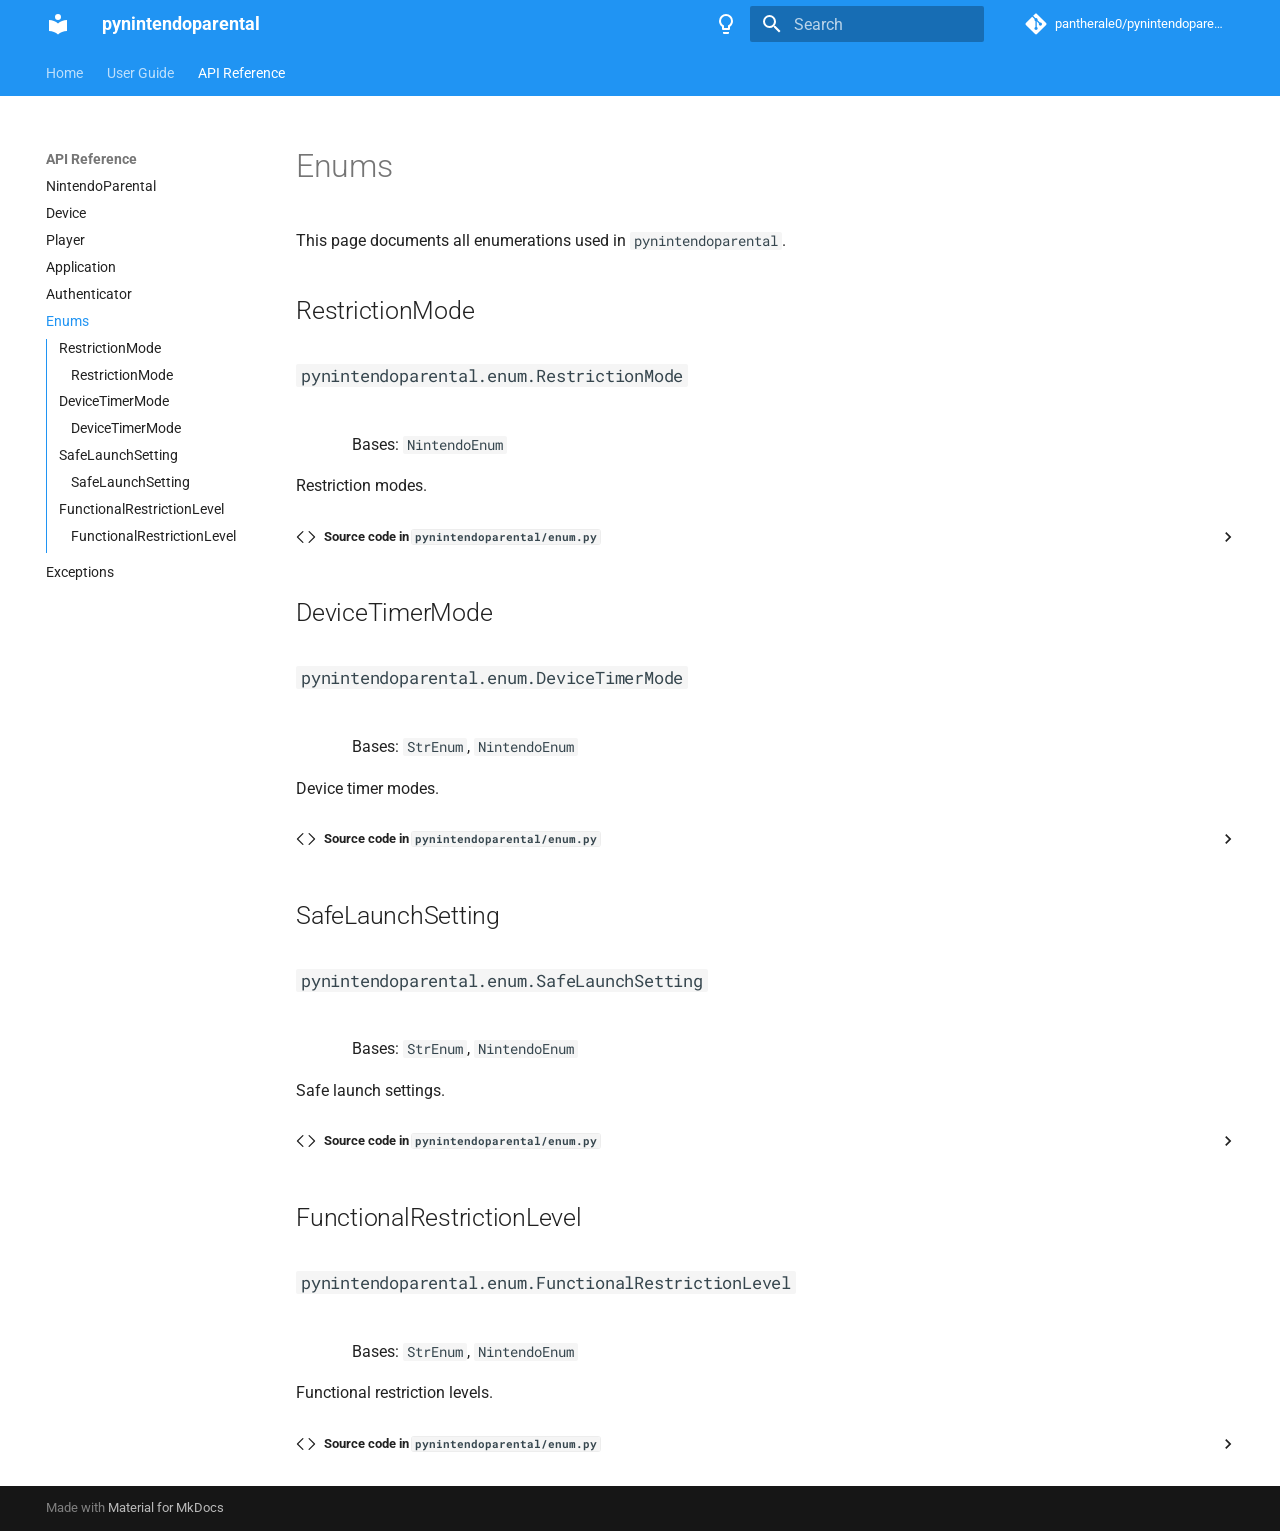
<file: api/enums/index.html>
<!doctype html>
<html lang="en" class="no-js">
  <head>
    
      <meta charset="utf-8">
      <meta name="viewport" content="width=device-width,initial-scale=1">
      
        <meta name="description" content="Python API for Nintendo Switch Parental Controls">
      
      
        <meta name="author" content="pantherale0">
      
      
        <link rel="canonical" href="https://pantherale0.github.io/pynintendoparental/api/enums/">
      
      
        <link rel="prev" href="../authenticator/">
      
      
        <link rel="next" href="../exceptions/">
      
      
        
      
      
      <link rel="icon" href="../../assets/images/favicon.png">
      <meta name="generator" content="mkdocs-1.6.1, mkdocs-material-9.7.7">
    
    
      
        <title>Enums - pynintendoparental</title>
      
    
    
      <link rel="stylesheet" href="../../assets/stylesheets/main.ec1eaa64.min.css">
      
        
        <link rel="stylesheet" href="../../assets/stylesheets/palette.ab4e12ef.min.css">
      
      


    
    
      
    
    
      
        
        
        <link rel="preconnect" href="https://fonts.gstatic.com" crossorigin>
        <link rel="stylesheet" href="https://fonts.googleapis.com/css?family=Roboto:300,300i,400,400i,700,700i%7CRoboto+Mono:400,400i,700,700i&display=fallback">
        <style>:root{--md-text-font:"Roboto";--md-code-font:"Roboto Mono"}</style>
      
    
    
      <link rel="stylesheet" href="../../assets/_mkdocstrings.css">
    
      <link rel="stylesheet" href="../../stylesheets/extra.css">
    
    <script>__md_scope=new URL("../..",location),__md_hash=e=>[...e].reduce(((e,_)=>(e<<5)-e+_.charCodeAt(0)),0),__md_get=(e,_=localStorage,t=__md_scope)=>JSON.parse(_.getItem(t.pathname+"."+e)),__md_set=(e,_,t=localStorage,a=__md_scope)=>{try{t.setItem(a.pathname+"."+e,JSON.stringify(_))}catch(e){}}</script>
    
      

    
    
  </head>
  
  
    
    
      
    
    
    
    
    <body dir="ltr" data-md-color-scheme="default" data-md-color-primary="blue" data-md-color-accent="light-blue">
  
    
    <input class="md-toggle" data-md-toggle="drawer" type="checkbox" id="__drawer" autocomplete="off">
    <input class="md-toggle" data-md-toggle="search" type="checkbox" id="__search" autocomplete="off">
    <label class="md-overlay" for="__drawer"></label>
    <div data-md-component="skip">
      
        
        <a href="#enums" class="md-skip">
          Skip to content
        </a>
      
    </div>
    <div data-md-component="announce">
      
    </div>
    
    
      

<header class="md-header" data-md-component="header">
  <nav class="md-header__inner md-grid" aria-label="Header">
    <a href="../.." title="pynintendoparental" class="md-header__button md-logo" aria-label="pynintendoparental" data-md-component="logo">
      
  
  <svg xmlns="http://www.w3.org/2000/svg" viewBox="0 0 24 24"><path d="M12 8a3 3 0 0 0 3-3 3 3 0 0 0-3-3 3 3 0 0 0-3 3 3 3 0 0 0 3 3m0 3.54C9.64 9.35 6.5 8 3 8v11c3.5 0 6.64 1.35 9 3.54 2.36-2.19 5.5-3.54 9-3.54V8c-3.5 0-6.64 1.35-9 3.54"/></svg>

    </a>
    <label class="md-header__button md-icon" for="__drawer">
      
      <svg xmlns="http://www.w3.org/2000/svg" viewBox="0 0 24 24"><path d="M3 6h18v2H3zm0 5h18v2H3zm0 5h18v2H3z"/></svg>
    </label>
    <div class="md-header__title" data-md-component="header-title">
      <div class="md-header__ellipsis">
        <div class="md-header__topic">
          <span class="md-ellipsis">
            pynintendoparental
          </span>
        </div>
        <div class="md-header__topic" data-md-component="header-topic">
          <span class="md-ellipsis">
            
              Enums
            
          </span>
        </div>
      </div>
    </div>
    
      
        <form class="md-header__option" data-md-component="palette">
  
    
    
    
    <input class="md-option" data-md-color-media="" data-md-color-scheme="default" data-md-color-primary="blue" data-md-color-accent="light-blue"  aria-label="Switch to dark mode"  type="radio" name="__palette" id="__palette_0">
    
      <label class="md-header__button md-icon" title="Switch to dark mode" for="__palette_1" hidden>
        <svg xmlns="http://www.w3.org/2000/svg" viewBox="0 0 24 24"><path d="M12 2a7 7 0 0 1 7 7c0 2.38-1.19 4.47-3 5.74V17a1 1 0 0 1-1 1H9a1 1 0 0 1-1-1v-2.26C6.19 13.47 5 11.38 5 9a7 7 0 0 1 7-7M9 21v-1h6v1a1 1 0 0 1-1 1h-4a1 1 0 0 1-1-1m3-17a5 5 0 0 0-5 5c0 2.05 1.23 3.81 3 4.58V16h4v-2.42c1.77-.77 3-2.53 3-4.58a5 5 0 0 0-5-5"/></svg>
      </label>
    
  
    
    
    
    <input class="md-option" data-md-color-media="" data-md-color-scheme="slate" data-md-color-primary="blue" data-md-color-accent="light-blue"  aria-label="Switch to light mode"  type="radio" name="__palette" id="__palette_1">
    
      <label class="md-header__button md-icon" title="Switch to light mode" for="__palette_0" hidden>
        <svg xmlns="http://www.w3.org/2000/svg" viewBox="0 0 24 24"><path d="M12 2a7 7 0 0 0-7 7c0 2.38 1.19 4.47 3 5.74V17a1 1 0 0 0 1 1h6a1 1 0 0 0 1-1v-2.26c1.81-1.27 3-3.36 3-5.74a7 7 0 0 0-7-7M9 21a1 1 0 0 0 1 1h4a1 1 0 0 0 1-1v-1H9z"/></svg>
      </label>
    
  
</form>
      
    
    
      <script>var palette=__md_get("__palette");if(palette&&palette.color){if("(prefers-color-scheme)"===palette.color.media){var media=matchMedia("(prefers-color-scheme: light)"),input=document.querySelector(media.matches?"[data-md-color-media='(prefers-color-scheme: light)']":"[data-md-color-media='(prefers-color-scheme: dark)']");palette.color.media=input.getAttribute("data-md-color-media"),palette.color.scheme=input.getAttribute("data-md-color-scheme"),palette.color.primary=input.getAttribute("data-md-color-primary"),palette.color.accent=input.getAttribute("data-md-color-accent")}for(var[key,value]of Object.entries(palette.color))document.body.setAttribute("data-md-color-"+key,value)}</script>
    
    
    
      
      
        <label class="md-header__button md-icon" for="__search">
          
          <svg xmlns="http://www.w3.org/2000/svg" viewBox="0 0 24 24"><path d="M9.5 3A6.5 6.5 0 0 1 16 9.5c0 1.61-.59 3.09-1.56 4.23l.27.27h.79l5 5-1.5 1.5-5-5v-.79l-.27-.27A6.52 6.52 0 0 1 9.5 16 6.5 6.5 0 0 1 3 9.5 6.5 6.5 0 0 1 9.5 3m0 2C7 5 5 7 5 9.5S7 14 9.5 14 14 12 14 9.5 12 5 9.5 5"/></svg>
        </label>
        <div class="md-search" data-md-component="search" role="dialog">
  <label class="md-search__overlay" for="__search"></label>
  <div class="md-search__inner" role="search">
    <form class="md-search__form" name="search">
      <input type="text" class="md-search__input" name="query" aria-label="Search" placeholder="Search" autocapitalize="off" autocorrect="off" autocomplete="off" spellcheck="false" data-md-component="search-query" required>
      <label class="md-search__icon md-icon" for="__search">
        
        <svg xmlns="http://www.w3.org/2000/svg" viewBox="0 0 24 24"><path d="M9.5 3A6.5 6.5 0 0 1 16 9.5c0 1.61-.59 3.09-1.56 4.23l.27.27h.79l5 5-1.5 1.5-5-5v-.79l-.27-.27A6.52 6.52 0 0 1 9.5 16 6.5 6.5 0 0 1 3 9.5 6.5 6.5 0 0 1 9.5 3m0 2C7 5 5 7 5 9.5S7 14 9.5 14 14 12 14 9.5 12 5 9.5 5"/></svg>
        
        <svg xmlns="http://www.w3.org/2000/svg" viewBox="0 0 24 24"><path d="M20 11v2H8l5.5 5.5-1.42 1.42L4.16 12l7.92-7.92L13.5 5.5 8 11z"/></svg>
      </label>
      <nav class="md-search__options" aria-label="Search">
        
        <button type="reset" class="md-search__icon md-icon" title="Clear" aria-label="Clear" tabindex="-1">
          
          <svg xmlns="http://www.w3.org/2000/svg" viewBox="0 0 24 24"><path d="M19 6.41 17.59 5 12 10.59 6.41 5 5 6.41 10.59 12 5 17.59 6.41 19 12 13.41 17.59 19 19 17.59 13.41 12z"/></svg>
        </button>
      </nav>
      
        <div class="md-search__suggest" data-md-component="search-suggest"></div>
      
    </form>
    <div class="md-search__output">
      <div class="md-search__scrollwrap" tabindex="0" data-md-scrollfix>
        <div class="md-search-result" data-md-component="search-result">
          <div class="md-search-result__meta">
            Initializing search
          </div>
          <ol class="md-search-result__list" role="presentation"></ol>
        </div>
      </div>
    </div>
  </div>
</div>
      
    
    
      <div class="md-header__source">
        <a href="https://github.com/pantherale0/pynintendoparental" title="Go to repository" class="md-source" data-md-component="source">
  <div class="md-source__icon md-icon">
    
    <svg xmlns="http://www.w3.org/2000/svg" viewBox="0 0 448 512"><!--! Font Awesome Free 7.1.0 by @fontawesome - https://fontawesome.com License - https://fontawesome.com/license/free (Icons: CC BY 4.0, Fonts: SIL OFL 1.1, Code: MIT License) Copyright 2025 Fonticons, Inc.--><path d="M439.6 236.1 244 40.5c-5.4-5.5-12.8-8.5-20.4-8.5s-15 3-20.4 8.4L162.5 81l51.5 51.5c27.1-9.1 52.7 16.8 43.4 43.7l49.7 49.7c34.2-11.8 61.2 31 35.5 56.7-26.5 26.5-70.2-2.9-56-37.3L240.3 199v121.9c25.3 12.5 22.3 41.8 9.1 55-6.4 6.4-15.2 10.1-24.3 10.1s-17.8-3.6-24.3-10.1c-17.6-17.6-11.1-46.9 11.2-56v-123c-20.8-8.5-24.6-30.7-18.6-45L142.6 101 8.5 235.1C3 240.6 0 247.9 0 255.5s3 15 8.5 20.4l195.6 195.7c5.4 5.4 12.7 8.4 20.4 8.4s15-3 20.4-8.4l194.7-194.7c5.4-5.4 8.4-12.8 8.4-20.4s-3-15-8.4-20.4"/></svg>
  </div>
  <div class="md-source__repository">
    pantherale0/pynintendoparental
  </div>
</a>
      </div>
    
  </nav>
  
</header>
    
    <div class="md-container" data-md-component="container">
      
      
        
          
            
<nav class="md-tabs" aria-label="Tabs" data-md-component="tabs">
  <div class="md-grid">
    <ul class="md-tabs__list">
      
        
  
  
  
  
    <li class="md-tabs__item">
      <a href="../.." class="md-tabs__link">
        
  
  
    
  
  Home

      </a>
    </li>
  

      
        
  
  
  
  
    
    
      <li class="md-tabs__item">
        <a href="../../guide/getting-started/" class="md-tabs__link">
          
  
  
  User Guide

        </a>
      </li>
    
  

      
        
  
  
  
    
  
  
    
    
      <li class="md-tabs__item md-tabs__item--active">
        <a href="../nintendoparental/" class="md-tabs__link">
          
  
  
  API Reference

        </a>
      </li>
    
  

      
    </ul>
  </div>
</nav>
          
        
      
      <main class="md-main" data-md-component="main">
        <div class="md-main__inner md-grid">
          
            
              
              <div class="md-sidebar md-sidebar--primary" data-md-component="sidebar" data-md-type="navigation" >
                <div class="md-sidebar__scrollwrap">
                  <div class="md-sidebar__inner">
                    


  


  

<nav class="md-nav md-nav--primary md-nav--lifted md-nav--integrated" aria-label="Navigation" data-md-level="0">
  <label class="md-nav__title" for="__drawer">
    <a href="../.." title="pynintendoparental" class="md-nav__button md-logo" aria-label="pynintendoparental" data-md-component="logo">
      
  
  <svg xmlns="http://www.w3.org/2000/svg" viewBox="0 0 24 24"><path d="M12 8a3 3 0 0 0 3-3 3 3 0 0 0-3-3 3 3 0 0 0-3 3 3 3 0 0 0 3 3m0 3.54C9.64 9.35 6.5 8 3 8v11c3.5 0 6.64 1.35 9 3.54 2.36-2.19 5.5-3.54 9-3.54V8c-3.5 0-6.64 1.35-9 3.54"/></svg>

    </a>
    pynintendoparental
  </label>
  
    <div class="md-nav__source">
      <a href="https://github.com/pantherale0/pynintendoparental" title="Go to repository" class="md-source" data-md-component="source">
  <div class="md-source__icon md-icon">
    
    <svg xmlns="http://www.w3.org/2000/svg" viewBox="0 0 448 512"><!--! Font Awesome Free 7.1.0 by @fontawesome - https://fontawesome.com License - https://fontawesome.com/license/free (Icons: CC BY 4.0, Fonts: SIL OFL 1.1, Code: MIT License) Copyright 2025 Fonticons, Inc.--><path d="M439.6 236.1 244 40.5c-5.4-5.5-12.8-8.5-20.4-8.5s-15 3-20.4 8.4L162.5 81l51.5 51.5c27.1-9.1 52.7 16.8 43.4 43.7l49.7 49.7c34.2-11.8 61.2 31 35.5 56.7-26.5 26.5-70.2-2.9-56-37.3L240.3 199v121.9c25.3 12.5 22.3 41.8 9.1 55-6.4 6.4-15.2 10.1-24.3 10.1s-17.8-3.6-24.3-10.1c-17.6-17.6-11.1-46.9 11.2-56v-123c-20.8-8.5-24.6-30.7-18.6-45L142.6 101 8.5 235.1C3 240.6 0 247.9 0 255.5s3 15 8.5 20.4l195.6 195.7c5.4 5.4 12.7 8.4 20.4 8.4s15-3 20.4-8.4l194.7-194.7c5.4-5.4 8.4-12.8 8.4-20.4s-3-15-8.4-20.4"/></svg>
  </div>
  <div class="md-source__repository">
    pantherale0/pynintendoparental
  </div>
</a>
    </div>
  
  <ul class="md-nav__list" data-md-scrollfix>
    
      
      
  
  
  
  
    <li class="md-nav__item">
      <a href="../.." class="md-nav__link">
        
  
  
  <span class="md-ellipsis">
    
  
    Home
  

    
  </span>
  
  

      </a>
    </li>
  

    
      
      
  
  
  
  
    
    
    
    
      
      
        
      
    
    
    <li class="md-nav__item md-nav__item--nested">
      
        
        
          
        
        <input class="md-nav__toggle md-toggle md-toggle--indeterminate" type="checkbox" id="__nav_2" >
        
          
          <label class="md-nav__link" for="__nav_2" id="__nav_2_label" tabindex="0">
            
  
  
  <span class="md-ellipsis">
    
  
    User Guide
  

    
  </span>
  
  

            <span class="md-nav__icon md-icon"></span>
          </label>
        
        <nav class="md-nav" data-md-level="1" aria-labelledby="__nav_2_label" aria-expanded="false">
          <label class="md-nav__title" for="__nav_2">
            <span class="md-nav__icon md-icon"></span>
            
  
    User Guide
  

          </label>
          <ul class="md-nav__list" data-md-scrollfix>
            
              
                
  
  
  
  
    <li class="md-nav__item">
      <a href="../../guide/getting-started/" class="md-nav__link">
        
  
  
  <span class="md-ellipsis">
    
  
    Getting Started
  

    
  </span>
  
  

      </a>
    </li>
  

              
            
              
                
  
  
  
  
    <li class="md-nav__item">
      <a href="../../guide/authentication/" class="md-nav__link">
        
  
  
  <span class="md-ellipsis">
    
  
    Authentication
  

    
  </span>
  
  

      </a>
    </li>
  

              
            
              
                
  
  
  
  
    <li class="md-nav__item">
      <a href="../../guide/examples/" class="md-nav__link">
        
  
  
  <span class="md-ellipsis">
    
  
    Usage Examples
  

    
  </span>
  
  

      </a>
    </li>
  

              
            
          </ul>
        </nav>
      
    </li>
  

    
      
      
  
  
    
  
  
  
    
    
    
    
      
        
        
      
      
        
      
    
    
    <li class="md-nav__item md-nav__item--active md-nav__item--section md-nav__item--nested">
      
        
        
        <input class="md-nav__toggle md-toggle " type="checkbox" id="__nav_3" checked>
        
          
          <label class="md-nav__link" for="__nav_3" id="__nav_3_label" tabindex="">
            
  
  
  <span class="md-ellipsis">
    
  
    API Reference
  

    
  </span>
  
  

            <span class="md-nav__icon md-icon"></span>
          </label>
        
        <nav class="md-nav" data-md-level="1" aria-labelledby="__nav_3_label" aria-expanded="true">
          <label class="md-nav__title" for="__nav_3">
            <span class="md-nav__icon md-icon"></span>
            
  
    API Reference
  

          </label>
          <ul class="md-nav__list" data-md-scrollfix>
            
              
                
  
  
  
  
    <li class="md-nav__item">
      <a href="../nintendoparental/" class="md-nav__link">
        
  
  
  <span class="md-ellipsis">
    
  
    NintendoParental
  

    
  </span>
  
  

      </a>
    </li>
  

              
            
              
                
  
  
  
  
    <li class="md-nav__item">
      <a href="../device/" class="md-nav__link">
        
  
  
  <span class="md-ellipsis">
    
  
    Device
  

    
  </span>
  
  

      </a>
    </li>
  

              
            
              
                
  
  
  
  
    <li class="md-nav__item">
      <a href="../player/" class="md-nav__link">
        
  
  
  <span class="md-ellipsis">
    
  
    Player
  

    
  </span>
  
  

      </a>
    </li>
  

              
            
              
                
  
  
  
  
    <li class="md-nav__item">
      <a href="../application/" class="md-nav__link">
        
  
  
  <span class="md-ellipsis">
    
  
    Application
  

    
  </span>
  
  

      </a>
    </li>
  

              
            
              
                
  
  
  
  
    <li class="md-nav__item">
      <a href="../authenticator/" class="md-nav__link">
        
  
  
  <span class="md-ellipsis">
    
  
    Authenticator
  

    
  </span>
  
  

      </a>
    </li>
  

              
            
              
                
  
  
    
  
  
  
    <li class="md-nav__item md-nav__item--active">
      
      <input class="md-nav__toggle md-toggle" type="checkbox" id="__toc">
      
      
        
      
      
        <label class="md-nav__link md-nav__link--active" for="__toc">
          
  
  
  <span class="md-ellipsis">
    
  
    Enums
  

    
  </span>
  
  

          <span class="md-nav__icon md-icon"></span>
        </label>
      
      <a href="./" class="md-nav__link md-nav__link--active">
        
  
  
  <span class="md-ellipsis">
    
  
    Enums
  

    
  </span>
  
  

      </a>
      
        

<nav class="md-nav md-nav--secondary" aria-label="Table of contents">
  
  
  
    
  
  
    <label class="md-nav__title" for="__toc">
      <span class="md-nav__icon md-icon"></span>
      Table of contents
    </label>
    <ul class="md-nav__list" data-md-component="toc" data-md-scrollfix>
      
        <li class="md-nav__item">
  <a href="#restrictionmode" class="md-nav__link">
    <span class="md-ellipsis">
      
        RestrictionMode
      
    </span>
  </a>
  
    <nav class="md-nav" aria-label="RestrictionMode">
      <ul class="md-nav__list">
        
          <li class="md-nav__item">
  <a href="#pynintendoparental.enum.RestrictionMode" class="md-nav__link">
    <span class="md-ellipsis">
      
        RestrictionMode
      
    </span>
  </a>
  
</li>
        
      </ul>
    </nav>
  
</li>
      
        <li class="md-nav__item">
  <a href="#devicetimermode" class="md-nav__link">
    <span class="md-ellipsis">
      
        DeviceTimerMode
      
    </span>
  </a>
  
    <nav class="md-nav" aria-label="DeviceTimerMode">
      <ul class="md-nav__list">
        
          <li class="md-nav__item">
  <a href="#pynintendoparental.enum.DeviceTimerMode" class="md-nav__link">
    <span class="md-ellipsis">
      
        DeviceTimerMode
      
    </span>
  </a>
  
</li>
        
      </ul>
    </nav>
  
</li>
      
        <li class="md-nav__item">
  <a href="#safelaunchsetting" class="md-nav__link">
    <span class="md-ellipsis">
      
        SafeLaunchSetting
      
    </span>
  </a>
  
    <nav class="md-nav" aria-label="SafeLaunchSetting">
      <ul class="md-nav__list">
        
          <li class="md-nav__item">
  <a href="#pynintendoparental.enum.SafeLaunchSetting" class="md-nav__link">
    <span class="md-ellipsis">
      
        SafeLaunchSetting
      
    </span>
  </a>
  
</li>
        
      </ul>
    </nav>
  
</li>
      
        <li class="md-nav__item">
  <a href="#functionalrestrictionlevel" class="md-nav__link">
    <span class="md-ellipsis">
      
        FunctionalRestrictionLevel
      
    </span>
  </a>
  
    <nav class="md-nav" aria-label="FunctionalRestrictionLevel">
      <ul class="md-nav__list">
        
          <li class="md-nav__item">
  <a href="#pynintendoparental.enum.FunctionalRestrictionLevel" class="md-nav__link">
    <span class="md-ellipsis">
      
        FunctionalRestrictionLevel
      
    </span>
  </a>
  
</li>
        
      </ul>
    </nav>
  
</li>
      
    </ul>
  
</nav>
      
    </li>
  

              
            
              
                
  
  
  
  
    <li class="md-nav__item">
      <a href="../exceptions/" class="md-nav__link">
        
  
  
  <span class="md-ellipsis">
    
  
    Exceptions
  

    
  </span>
  
  

      </a>
    </li>
  

              
            
          </ul>
        </nav>
      
    </li>
  

    
  </ul>
</nav>
                  </div>
                </div>
              </div>
            
            
          
          
            <div class="md-content" data-md-component="content">
              
              <article class="md-content__inner md-typeset">
                
                  


  
  


<h1 id="enums">Enums<a class="headerlink" href="#enums" title="Permanent link">&para;</a></h1>
<p>This page documents all enumerations used in <code>pynintendoparental</code>.</p>
<h2 id="restrictionmode">RestrictionMode<a class="headerlink" href="#restrictionmode" title="Permanent link">&para;</a></h2>


<div class="doc doc-object doc-class">



<h3 id="pynintendoparental.enum.RestrictionMode" class="doc doc-heading">
            <code>pynintendoparental.enum.RestrictionMode</code>


<a href="#pynintendoparental.enum.RestrictionMode" class="headerlink" title="Permanent link">&para;</a></h3>


    <div class="doc doc-contents first">
            <p class="doc doc-class-bases">
              Bases: <code><span title="pynintendoparental.enum.NintendoEnum">NintendoEnum</span></code></p>



        <p>Restriction modes.</p>








              <details class="mkdocstrings-source">
                <summary>Source code in <code>pynintendoparental/enum.py</code></summary>
                <div class="highlight"><table class="highlighttable"><tr><td class="linenos"><div class="linenodiv"><pre><span></span><span class="normal">28</span>
<span class="normal">29</span>
<span class="normal">30</span>
<span class="normal">31</span>
<span class="normal">32</span></pre></div></td><td class="code"><div><pre><span></span><code><span class="k">class</span><span class="w"> </span><span class="nc">RestrictionMode</span><span class="p">(</span><span class="n">NintendoEnum</span><span class="p">):</span>
<span class="w">    </span><span class="sd">"""Restriction modes."""</span>

    <span class="n">FORCED_TERMINATION</span> <span class="o">=</span> <span class="mi">0</span>
    <span class="n">ALARM</span> <span class="o">=</span> <span class="mi">1</span>
</code></pre></div></td></tr></table></div>
              </details>



<div class="doc doc-children">












  </div>

    </div>

</div><h2 id="devicetimermode">DeviceTimerMode<a class="headerlink" href="#devicetimermode" title="Permanent link">&para;</a></h2>


<div class="doc doc-object doc-class">



<h3 id="pynintendoparental.enum.DeviceTimerMode" class="doc doc-heading">
            <code>pynintendoparental.enum.DeviceTimerMode</code>


<a href="#pynintendoparental.enum.DeviceTimerMode" class="headerlink" title="Permanent link">&para;</a></h3>


    <div class="doc doc-contents first">
            <p class="doc doc-class-bases">
              Bases: <code><span title="enum.StrEnum">StrEnum</span></code>, <code><span title="pynintendoparental.enum.NintendoEnum">NintendoEnum</span></code></p>



        <p>Device timer modes.</p>








              <details class="mkdocstrings-source">
                <summary>Source code in <code>pynintendoparental/enum.py</code></summary>
                <div class="highlight"><table class="highlighttable"><tr><td class="linenos"><div class="linenodiv"><pre><span></span><span class="normal">42</span>
<span class="normal">43</span>
<span class="normal">44</span>
<span class="normal">45</span>
<span class="normal">46</span></pre></div></td><td class="code"><div><pre><span></span><code><span class="k">class</span><span class="w"> </span><span class="nc">DeviceTimerMode</span><span class="p">(</span><span class="n">StrEnum</span><span class="p">,</span> <span class="n">NintendoEnum</span><span class="p">):</span>
<span class="w">    </span><span class="sd">"""Device timer modes."""</span>

    <span class="n">DAILY</span> <span class="o">=</span> <span class="s2">"DAILY"</span>
    <span class="n">EACH_DAY_OF_THE_WEEK</span> <span class="o">=</span> <span class="s2">"EACH_DAY_OF_THE_WEEK"</span>
</code></pre></div></td></tr></table></div>
              </details>



<div class="doc doc-children">












  </div>

    </div>

</div><h2 id="safelaunchsetting">SafeLaunchSetting<a class="headerlink" href="#safelaunchsetting" title="Permanent link">&para;</a></h2>


<div class="doc doc-object doc-class">



<h3 id="pynintendoparental.enum.SafeLaunchSetting" class="doc doc-heading">
            <code>pynintendoparental.enum.SafeLaunchSetting</code>


<a href="#pynintendoparental.enum.SafeLaunchSetting" class="headerlink" title="Permanent link">&para;</a></h3>


    <div class="doc doc-contents first">
            <p class="doc doc-class-bases">
              Bases: <code><span title="enum.StrEnum">StrEnum</span></code>, <code><span title="pynintendoparental.enum.NintendoEnum">NintendoEnum</span></code></p>



        <p>Safe launch settings.</p>








              <details class="mkdocstrings-source">
                <summary>Source code in <code>pynintendoparental/enum.py</code></summary>
                <div class="highlight"><table class="highlighttable"><tr><td class="linenos"><div class="linenodiv"><pre><span></span><span class="normal">35</span>
<span class="normal">36</span>
<span class="normal">37</span>
<span class="normal">38</span>
<span class="normal">39</span></pre></div></td><td class="code"><div><pre><span></span><code><span class="k">class</span><span class="w"> </span><span class="nc">SafeLaunchSetting</span><span class="p">(</span><span class="n">StrEnum</span><span class="p">,</span> <span class="n">NintendoEnum</span><span class="p">):</span>
<span class="w">    </span><span class="sd">"""Safe launch settings."""</span>

    <span class="n">NONE</span> <span class="o">=</span> <span class="s2">"NONE"</span>
    <span class="n">ALLOW</span> <span class="o">=</span> <span class="s2">"ALLOW"</span>
</code></pre></div></td></tr></table></div>
              </details>



<div class="doc doc-children">












  </div>

    </div>

</div><h2 id="functionalrestrictionlevel">FunctionalRestrictionLevel<a class="headerlink" href="#functionalrestrictionlevel" title="Permanent link">&para;</a></h2>


<div class="doc doc-object doc-class">



<h3 id="pynintendoparental.enum.FunctionalRestrictionLevel" class="doc doc-heading">
            <code>pynintendoparental.enum.FunctionalRestrictionLevel</code>


<a href="#pynintendoparental.enum.FunctionalRestrictionLevel" class="headerlink" title="Permanent link">&para;</a></h3>


    <div class="doc doc-contents first">
            <p class="doc doc-class-bases">
              Bases: <code><span title="enum.StrEnum">StrEnum</span></code>, <code><span title="pynintendoparental.enum.NintendoEnum">NintendoEnum</span></code></p>



        <p>Functional restriction levels.</p>








              <details class="mkdocstrings-source">
                <summary>Source code in <code>pynintendoparental/enum.py</code></summary>
                <div class="highlight"><table class="highlighttable"><tr><td class="linenos"><div class="linenodiv"><pre><span></span><span class="normal">49</span>
<span class="normal">50</span>
<span class="normal">51</span>
<span class="normal">52</span>
<span class="normal">53</span>
<span class="normal">54</span>
<span class="normal">55</span>
<span class="normal">56</span>
<span class="normal">57</span>
<span class="normal">58</span>
<span class="normal">59</span></pre></div></td><td class="code"><div><pre><span></span><code><span class="k">class</span><span class="w"> </span><span class="nc">FunctionalRestrictionLevel</span><span class="p">(</span><span class="n">StrEnum</span><span class="p">,</span> <span class="n">NintendoEnum</span><span class="p">):</span>
<span class="w">    </span><span class="sd">"""Functional restriction levels."""</span>

    <span class="n">NONE</span> <span class="o">=</span> <span class="s2">"NONE"</span>
    <span class="n">YOUNG_CHILD</span> <span class="o">=</span> <span class="s2">"CHILDREN"</span>
    <span class="n">YOUNG_TEENS</span> <span class="o">=</span> <span class="s2">"YOUNG_TEENS"</span>
    <span class="n">TEEN</span> <span class="o">=</span> <span class="s2">"OLDER_TEENS"</span>
    <span class="n">CUSTOM</span> <span class="o">=</span> <span class="s2">"CUSTOM"</span>

    <span class="k">def</span><span class="w"> </span><span class="fm">__str__</span><span class="p">(</span><span class="bp">self</span><span class="p">)</span> <span class="o">-&gt;</span> <span class="nb">str</span><span class="p">:</span>
        <span class="k">return</span> <span class="bp">self</span><span class="o">.</span><span class="n">value</span>
</code></pre></div></td></tr></table></div>
              </details>



<div class="doc doc-children">












  </div>

    </div>

</div>












                
              </article>
            </div>
          
          
<script>var target=document.getElementById(location.hash.slice(1));target&&target.name&&(target.checked=target.name.startsWith("__tabbed_"))</script>
        </div>
        
      </main>
      
        <footer class="md-footer">
  
  <div class="md-footer-meta md-typeset">
    <div class="md-footer-meta__inner md-grid">
      <div class="md-copyright">
  
  
    Made with
    <a href="https://squidfunk.github.io/mkdocs-material/" target="_blank" rel="noopener">
      Material for MkDocs
    </a>
  
</div>
      
    </div>
  </div>
</footer>
      
    </div>
    <div class="md-dialog" data-md-component="dialog">
      <div class="md-dialog__inner md-typeset"></div>
    </div>
    
    
    
      
      
      <script id="__config" type="application/json">{"annotate": null, "base": "../..", "features": ["navigation.instant", "navigation.tracking", "navigation.tabs", "navigation.sections", "navigation.expand", "toc.integrate", "search.suggest", "search.highlight", "content.code.copy"], "search": "../../assets/javascripts/workers/search.2c215733.min.js", "tags": null, "translations": {"clipboard.copied": "Copied to clipboard", "clipboard.copy": "Copy to clipboard", "search.result.more.one": "1 more on this page", "search.result.more.other": "# more on this page", "search.result.none": "No matching documents", "search.result.one": "1 matching document", "search.result.other": "# matching documents", "search.result.placeholder": "Type to start searching", "search.result.term.missing": "Missing", "select.version": "Select version"}, "version": null}</script>
    
    
      <script src="../../assets/javascripts/bundle.d7400e89.min.js"></script>
      
    
  </body>
</html>
</file>
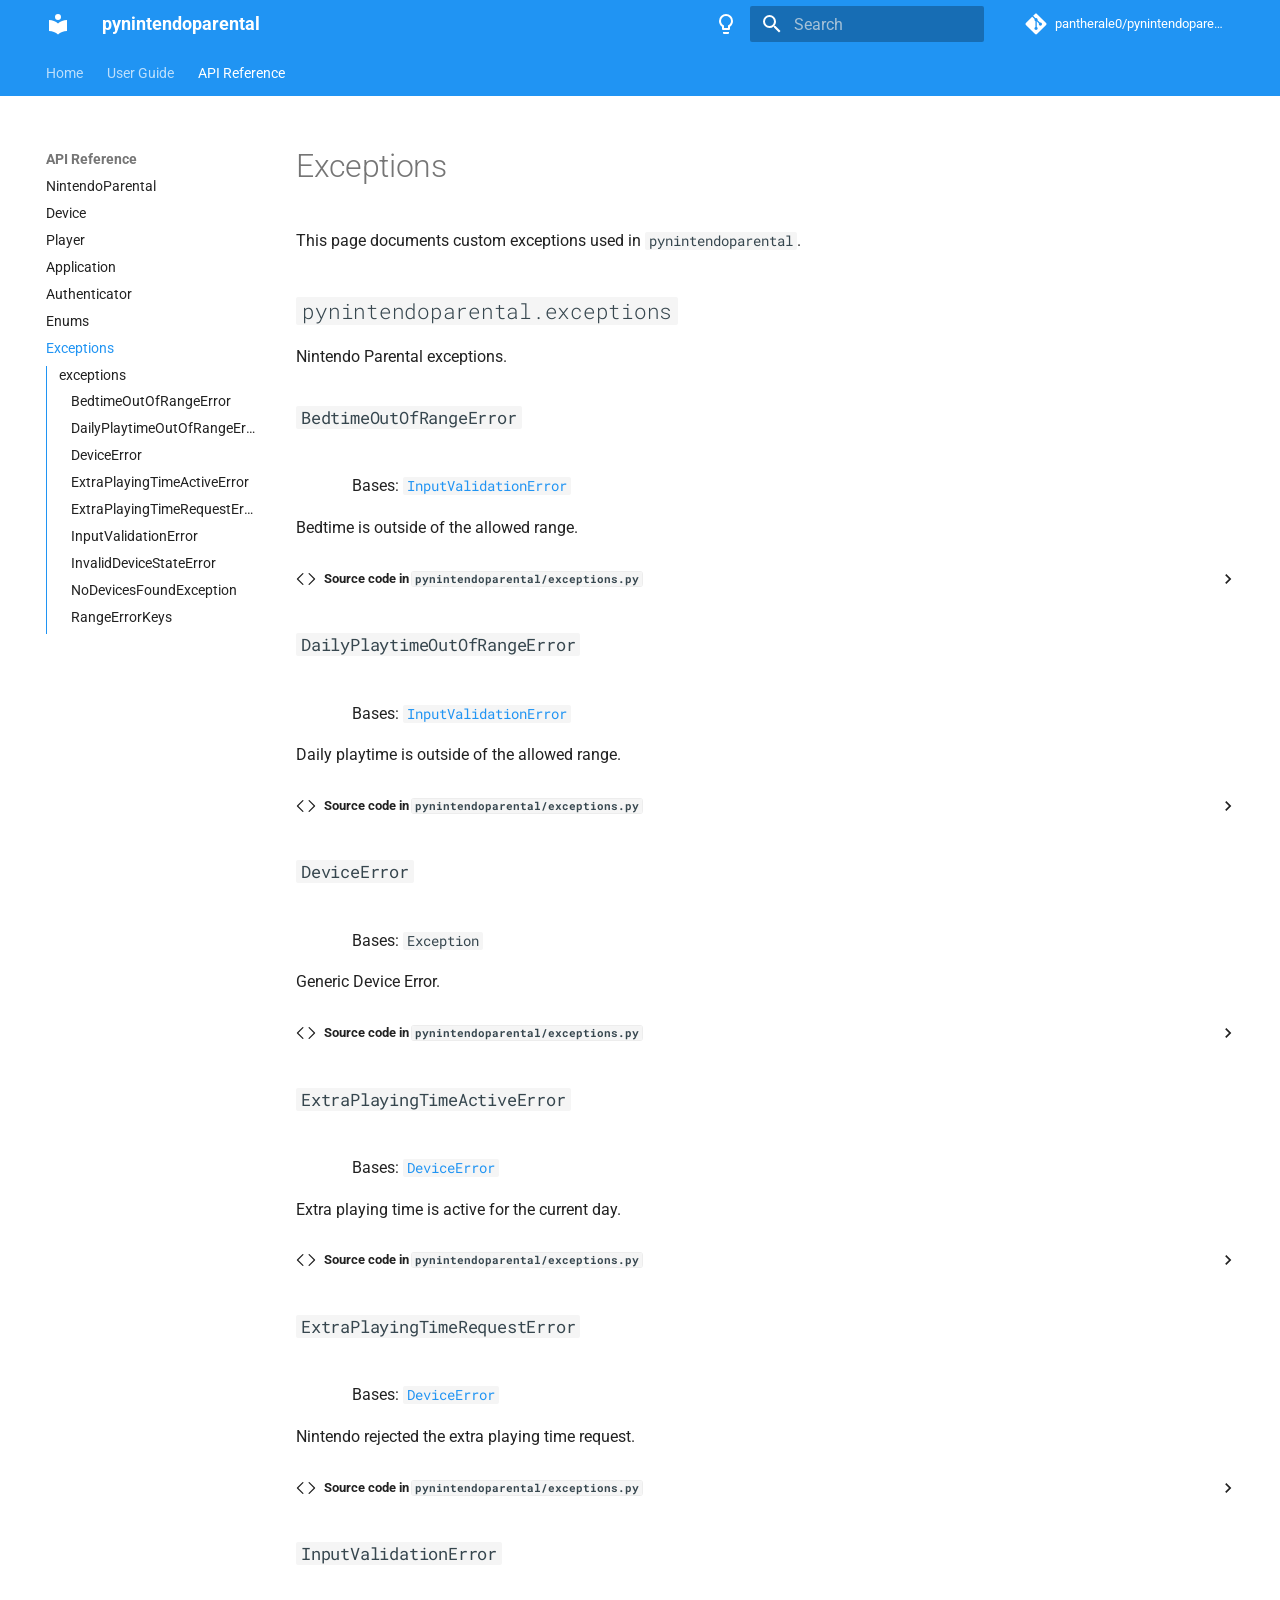
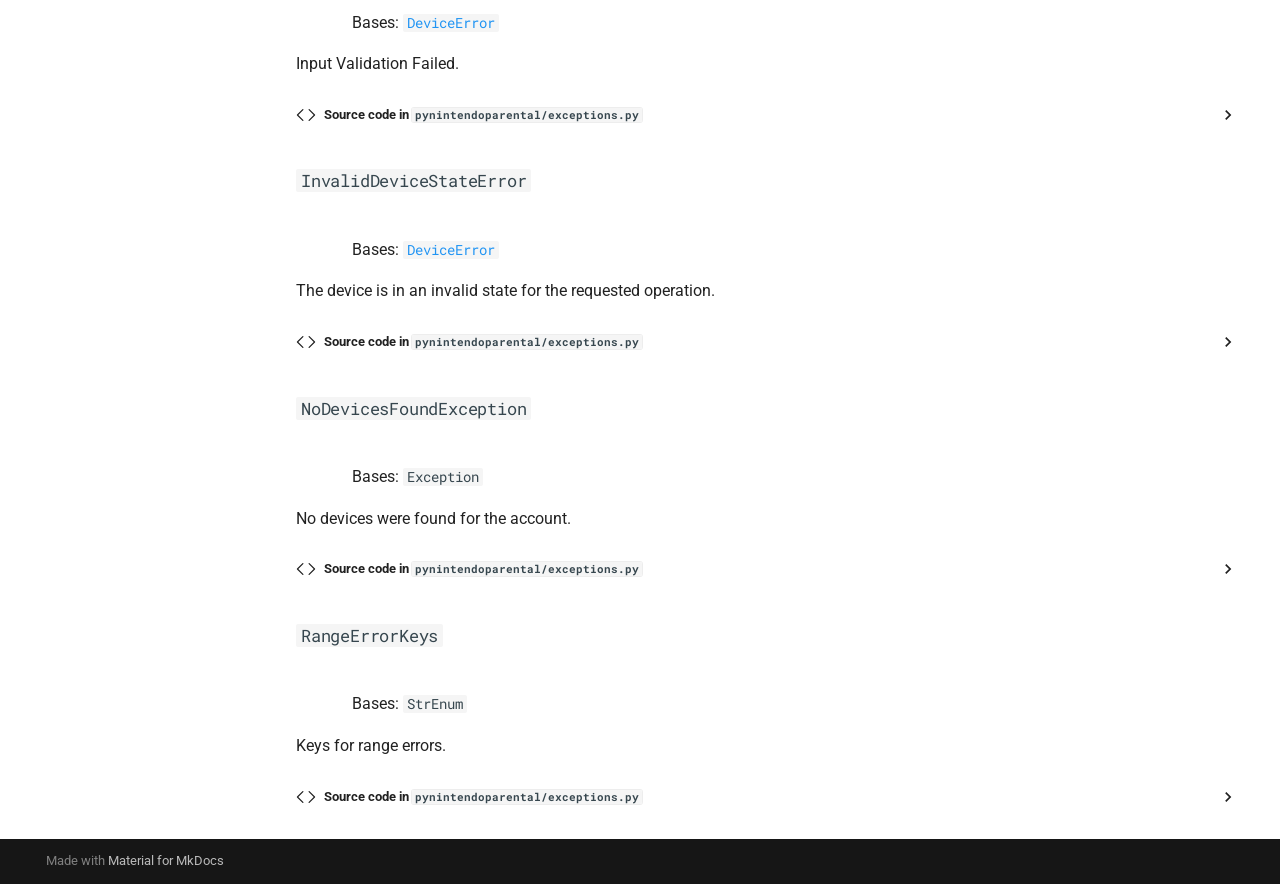
<file: api/exceptions/index.html>
<!doctype html>
<html lang="en" class="no-js">
  <head>
    
      <meta charset="utf-8">
      <meta name="viewport" content="width=device-width,initial-scale=1">
      
        <meta name="description" content="Python API for Nintendo Switch Parental Controls">
      
      
        <meta name="author" content="pantherale0">
      
      
        <link rel="canonical" href="https://pantherale0.github.io/pynintendoparental/api/exceptions/">
      
      
        <link rel="prev" href="../enums/">
      
      
      
        
      
      
      <link rel="icon" href="../../assets/images/favicon.png">
      <meta name="generator" content="mkdocs-1.6.1, mkdocs-material-9.7.7">
    
    
      
        <title>Exceptions - pynintendoparental</title>
      
    
    
      <link rel="stylesheet" href="../../assets/stylesheets/main.ec1eaa64.min.css">
      
        
        <link rel="stylesheet" href="../../assets/stylesheets/palette.ab4e12ef.min.css">
      
      


    
    
      
    
    
      
        
        
        <link rel="preconnect" href="https://fonts.gstatic.com" crossorigin>
        <link rel="stylesheet" href="https://fonts.googleapis.com/css?family=Roboto:300,300i,400,400i,700,700i%7CRoboto+Mono:400,400i,700,700i&display=fallback">
        <style>:root{--md-text-font:"Roboto";--md-code-font:"Roboto Mono"}</style>
      
    
    
      <link rel="stylesheet" href="../../assets/_mkdocstrings.css">
    
      <link rel="stylesheet" href="../../stylesheets/extra.css">
    
    <script>__md_scope=new URL("../..",location),__md_hash=e=>[...e].reduce(((e,_)=>(e<<5)-e+_.charCodeAt(0)),0),__md_get=(e,_=localStorage,t=__md_scope)=>JSON.parse(_.getItem(t.pathname+"."+e)),__md_set=(e,_,t=localStorage,a=__md_scope)=>{try{t.setItem(a.pathname+"."+e,JSON.stringify(_))}catch(e){}}</script>
    
      

    
    
  </head>
  
  
    
    
      
    
    
    
    
    <body dir="ltr" data-md-color-scheme="default" data-md-color-primary="blue" data-md-color-accent="light-blue">
  
    
    <input class="md-toggle" data-md-toggle="drawer" type="checkbox" id="__drawer" autocomplete="off">
    <input class="md-toggle" data-md-toggle="search" type="checkbox" id="__search" autocomplete="off">
    <label class="md-overlay" for="__drawer"></label>
    <div data-md-component="skip">
      
        
        <a href="#exceptions" class="md-skip">
          Skip to content
        </a>
      
    </div>
    <div data-md-component="announce">
      
    </div>
    
    
      

<header class="md-header" data-md-component="header">
  <nav class="md-header__inner md-grid" aria-label="Header">
    <a href="../.." title="pynintendoparental" class="md-header__button md-logo" aria-label="pynintendoparental" data-md-component="logo">
      
  
  <svg xmlns="http://www.w3.org/2000/svg" viewBox="0 0 24 24"><path d="M12 8a3 3 0 0 0 3-3 3 3 0 0 0-3-3 3 3 0 0 0-3 3 3 3 0 0 0 3 3m0 3.54C9.64 9.35 6.5 8 3 8v11c3.5 0 6.64 1.35 9 3.54 2.36-2.19 5.5-3.54 9-3.54V8c-3.5 0-6.64 1.35-9 3.54"/></svg>

    </a>
    <label class="md-header__button md-icon" for="__drawer">
      
      <svg xmlns="http://www.w3.org/2000/svg" viewBox="0 0 24 24"><path d="M3 6h18v2H3zm0 5h18v2H3zm0 5h18v2H3z"/></svg>
    </label>
    <div class="md-header__title" data-md-component="header-title">
      <div class="md-header__ellipsis">
        <div class="md-header__topic">
          <span class="md-ellipsis">
            pynintendoparental
          </span>
        </div>
        <div class="md-header__topic" data-md-component="header-topic">
          <span class="md-ellipsis">
            
              Exceptions
            
          </span>
        </div>
      </div>
    </div>
    
      
        <form class="md-header__option" data-md-component="palette">
  
    
    
    
    <input class="md-option" data-md-color-media="" data-md-color-scheme="default" data-md-color-primary="blue" data-md-color-accent="light-blue"  aria-label="Switch to dark mode"  type="radio" name="__palette" id="__palette_0">
    
      <label class="md-header__button md-icon" title="Switch to dark mode" for="__palette_1" hidden>
        <svg xmlns="http://www.w3.org/2000/svg" viewBox="0 0 24 24"><path d="M12 2a7 7 0 0 1 7 7c0 2.38-1.19 4.47-3 5.74V17a1 1 0 0 1-1 1H9a1 1 0 0 1-1-1v-2.26C6.19 13.47 5 11.38 5 9a7 7 0 0 1 7-7M9 21v-1h6v1a1 1 0 0 1-1 1h-4a1 1 0 0 1-1-1m3-17a5 5 0 0 0-5 5c0 2.05 1.23 3.81 3 4.58V16h4v-2.42c1.77-.77 3-2.53 3-4.58a5 5 0 0 0-5-5"/></svg>
      </label>
    
  
    
    
    
    <input class="md-option" data-md-color-media="" data-md-color-scheme="slate" data-md-color-primary="blue" data-md-color-accent="light-blue"  aria-label="Switch to light mode"  type="radio" name="__palette" id="__palette_1">
    
      <label class="md-header__button md-icon" title="Switch to light mode" for="__palette_0" hidden>
        <svg xmlns="http://www.w3.org/2000/svg" viewBox="0 0 24 24"><path d="M12 2a7 7 0 0 0-7 7c0 2.38 1.19 4.47 3 5.74V17a1 1 0 0 0 1 1h6a1 1 0 0 0 1-1v-2.26c1.81-1.27 3-3.36 3-5.74a7 7 0 0 0-7-7M9 21a1 1 0 0 0 1 1h4a1 1 0 0 0 1-1v-1H9z"/></svg>
      </label>
    
  
</form>
      
    
    
      <script>var palette=__md_get("__palette");if(palette&&palette.color){if("(prefers-color-scheme)"===palette.color.media){var media=matchMedia("(prefers-color-scheme: light)"),input=document.querySelector(media.matches?"[data-md-color-media='(prefers-color-scheme: light)']":"[data-md-color-media='(prefers-color-scheme: dark)']");palette.color.media=input.getAttribute("data-md-color-media"),palette.color.scheme=input.getAttribute("data-md-color-scheme"),palette.color.primary=input.getAttribute("data-md-color-primary"),palette.color.accent=input.getAttribute("data-md-color-accent")}for(var[key,value]of Object.entries(palette.color))document.body.setAttribute("data-md-color-"+key,value)}</script>
    
    
    
      
      
        <label class="md-header__button md-icon" for="__search">
          
          <svg xmlns="http://www.w3.org/2000/svg" viewBox="0 0 24 24"><path d="M9.5 3A6.5 6.5 0 0 1 16 9.5c0 1.61-.59 3.09-1.56 4.23l.27.27h.79l5 5-1.5 1.5-5-5v-.79l-.27-.27A6.52 6.52 0 0 1 9.5 16 6.5 6.5 0 0 1 3 9.5 6.5 6.5 0 0 1 9.5 3m0 2C7 5 5 7 5 9.5S7 14 9.5 14 14 12 14 9.5 12 5 9.5 5"/></svg>
        </label>
        <div class="md-search" data-md-component="search" role="dialog">
  <label class="md-search__overlay" for="__search"></label>
  <div class="md-search__inner" role="search">
    <form class="md-search__form" name="search">
      <input type="text" class="md-search__input" name="query" aria-label="Search" placeholder="Search" autocapitalize="off" autocorrect="off" autocomplete="off" spellcheck="false" data-md-component="search-query" required>
      <label class="md-search__icon md-icon" for="__search">
        
        <svg xmlns="http://www.w3.org/2000/svg" viewBox="0 0 24 24"><path d="M9.5 3A6.5 6.5 0 0 1 16 9.5c0 1.61-.59 3.09-1.56 4.23l.27.27h.79l5 5-1.5 1.5-5-5v-.79l-.27-.27A6.52 6.52 0 0 1 9.5 16 6.5 6.5 0 0 1 3 9.5 6.5 6.5 0 0 1 9.5 3m0 2C7 5 5 7 5 9.5S7 14 9.5 14 14 12 14 9.5 12 5 9.5 5"/></svg>
        
        <svg xmlns="http://www.w3.org/2000/svg" viewBox="0 0 24 24"><path d="M20 11v2H8l5.5 5.5-1.42 1.42L4.16 12l7.92-7.92L13.5 5.5 8 11z"/></svg>
      </label>
      <nav class="md-search__options" aria-label="Search">
        
        <button type="reset" class="md-search__icon md-icon" title="Clear" aria-label="Clear" tabindex="-1">
          
          <svg xmlns="http://www.w3.org/2000/svg" viewBox="0 0 24 24"><path d="M19 6.41 17.59 5 12 10.59 6.41 5 5 6.41 10.59 12 5 17.59 6.41 19 12 13.41 17.59 19 19 17.59 13.41 12z"/></svg>
        </button>
      </nav>
      
        <div class="md-search__suggest" data-md-component="search-suggest"></div>
      
    </form>
    <div class="md-search__output">
      <div class="md-search__scrollwrap" tabindex="0" data-md-scrollfix>
        <div class="md-search-result" data-md-component="search-result">
          <div class="md-search-result__meta">
            Initializing search
          </div>
          <ol class="md-search-result__list" role="presentation"></ol>
        </div>
      </div>
    </div>
  </div>
</div>
      
    
    
      <div class="md-header__source">
        <a href="https://github.com/pantherale0/pynintendoparental" title="Go to repository" class="md-source" data-md-component="source">
  <div class="md-source__icon md-icon">
    
    <svg xmlns="http://www.w3.org/2000/svg" viewBox="0 0 448 512"><!--! Font Awesome Free 7.1.0 by @fontawesome - https://fontawesome.com License - https://fontawesome.com/license/free (Icons: CC BY 4.0, Fonts: SIL OFL 1.1, Code: MIT License) Copyright 2025 Fonticons, Inc.--><path d="M439.6 236.1 244 40.5c-5.4-5.5-12.8-8.5-20.4-8.5s-15 3-20.4 8.4L162.5 81l51.5 51.5c27.1-9.1 52.7 16.8 43.4 43.7l49.7 49.7c34.2-11.8 61.2 31 35.5 56.7-26.5 26.5-70.2-2.9-56-37.3L240.3 199v121.9c25.3 12.5 22.3 41.8 9.1 55-6.4 6.4-15.2 10.1-24.3 10.1s-17.8-3.6-24.3-10.1c-17.6-17.6-11.1-46.9 11.2-56v-123c-20.8-8.5-24.6-30.7-18.6-45L142.6 101 8.5 235.1C3 240.6 0 247.9 0 255.5s3 15 8.5 20.4l195.6 195.7c5.4 5.4 12.7 8.4 20.4 8.4s15-3 20.4-8.4l194.7-194.7c5.4-5.4 8.4-12.8 8.4-20.4s-3-15-8.4-20.4"/></svg>
  </div>
  <div class="md-source__repository">
    pantherale0/pynintendoparental
  </div>
</a>
      </div>
    
  </nav>
  
</header>
    
    <div class="md-container" data-md-component="container">
      
      
        
          
            
<nav class="md-tabs" aria-label="Tabs" data-md-component="tabs">
  <div class="md-grid">
    <ul class="md-tabs__list">
      
        
  
  
  
  
    <li class="md-tabs__item">
      <a href="../.." class="md-tabs__link">
        
  
  
    
  
  Home

      </a>
    </li>
  

      
        
  
  
  
  
    
    
      <li class="md-tabs__item">
        <a href="../../guide/getting-started/" class="md-tabs__link">
          
  
  
  User Guide

        </a>
      </li>
    
  

      
        
  
  
  
    
  
  
    
    
      <li class="md-tabs__item md-tabs__item--active">
        <a href="../nintendoparental/" class="md-tabs__link">
          
  
  
  API Reference

        </a>
      </li>
    
  

      
    </ul>
  </div>
</nav>
          
        
      
      <main class="md-main" data-md-component="main">
        <div class="md-main__inner md-grid">
          
            
              
              <div class="md-sidebar md-sidebar--primary" data-md-component="sidebar" data-md-type="navigation" >
                <div class="md-sidebar__scrollwrap">
                  <div class="md-sidebar__inner">
                    


  


  

<nav class="md-nav md-nav--primary md-nav--lifted md-nav--integrated" aria-label="Navigation" data-md-level="0">
  <label class="md-nav__title" for="__drawer">
    <a href="../.." title="pynintendoparental" class="md-nav__button md-logo" aria-label="pynintendoparental" data-md-component="logo">
      
  
  <svg xmlns="http://www.w3.org/2000/svg" viewBox="0 0 24 24"><path d="M12 8a3 3 0 0 0 3-3 3 3 0 0 0-3-3 3 3 0 0 0-3 3 3 3 0 0 0 3 3m0 3.54C9.64 9.35 6.5 8 3 8v11c3.5 0 6.64 1.35 9 3.54 2.36-2.19 5.5-3.54 9-3.54V8c-3.5 0-6.64 1.35-9 3.54"/></svg>

    </a>
    pynintendoparental
  </label>
  
    <div class="md-nav__source">
      <a href="https://github.com/pantherale0/pynintendoparental" title="Go to repository" class="md-source" data-md-component="source">
  <div class="md-source__icon md-icon">
    
    <svg xmlns="http://www.w3.org/2000/svg" viewBox="0 0 448 512"><!--! Font Awesome Free 7.1.0 by @fontawesome - https://fontawesome.com License - https://fontawesome.com/license/free (Icons: CC BY 4.0, Fonts: SIL OFL 1.1, Code: MIT License) Copyright 2025 Fonticons, Inc.--><path d="M439.6 236.1 244 40.5c-5.4-5.5-12.8-8.5-20.4-8.5s-15 3-20.4 8.4L162.5 81l51.5 51.5c27.1-9.1 52.7 16.8 43.4 43.7l49.7 49.7c34.2-11.8 61.2 31 35.5 56.7-26.5 26.5-70.2-2.9-56-37.3L240.3 199v121.9c25.3 12.5 22.3 41.8 9.1 55-6.4 6.4-15.2 10.1-24.3 10.1s-17.8-3.6-24.3-10.1c-17.6-17.6-11.1-46.9 11.2-56v-123c-20.8-8.5-24.6-30.7-18.6-45L142.6 101 8.5 235.1C3 240.6 0 247.9 0 255.5s3 15 8.5 20.4l195.6 195.7c5.4 5.4 12.7 8.4 20.4 8.4s15-3 20.4-8.4l194.7-194.7c5.4-5.4 8.4-12.8 8.4-20.4s-3-15-8.4-20.4"/></svg>
  </div>
  <div class="md-source__repository">
    pantherale0/pynintendoparental
  </div>
</a>
    </div>
  
  <ul class="md-nav__list" data-md-scrollfix>
    
      
      
  
  
  
  
    <li class="md-nav__item">
      <a href="../.." class="md-nav__link">
        
  
  
  <span class="md-ellipsis">
    
  
    Home
  

    
  </span>
  
  

      </a>
    </li>
  

    
      
      
  
  
  
  
    
    
    
    
      
      
        
      
    
    
    <li class="md-nav__item md-nav__item--nested">
      
        
        
          
        
        <input class="md-nav__toggle md-toggle md-toggle--indeterminate" type="checkbox" id="__nav_2" >
        
          
          <label class="md-nav__link" for="__nav_2" id="__nav_2_label" tabindex="0">
            
  
  
  <span class="md-ellipsis">
    
  
    User Guide
  

    
  </span>
  
  

            <span class="md-nav__icon md-icon"></span>
          </label>
        
        <nav class="md-nav" data-md-level="1" aria-labelledby="__nav_2_label" aria-expanded="false">
          <label class="md-nav__title" for="__nav_2">
            <span class="md-nav__icon md-icon"></span>
            
  
    User Guide
  

          </label>
          <ul class="md-nav__list" data-md-scrollfix>
            
              
                
  
  
  
  
    <li class="md-nav__item">
      <a href="../../guide/getting-started/" class="md-nav__link">
        
  
  
  <span class="md-ellipsis">
    
  
    Getting Started
  

    
  </span>
  
  

      </a>
    </li>
  

              
            
              
                
  
  
  
  
    <li class="md-nav__item">
      <a href="../../guide/authentication/" class="md-nav__link">
        
  
  
  <span class="md-ellipsis">
    
  
    Authentication
  

    
  </span>
  
  

      </a>
    </li>
  

              
            
              
                
  
  
  
  
    <li class="md-nav__item">
      <a href="../../guide/examples/" class="md-nav__link">
        
  
  
  <span class="md-ellipsis">
    
  
    Usage Examples
  

    
  </span>
  
  

      </a>
    </li>
  

              
            
          </ul>
        </nav>
      
    </li>
  

    
      
      
  
  
    
  
  
  
    
    
    
    
      
        
        
      
      
        
      
    
    
    <li class="md-nav__item md-nav__item--active md-nav__item--section md-nav__item--nested">
      
        
        
        <input class="md-nav__toggle md-toggle " type="checkbox" id="__nav_3" checked>
        
          
          <label class="md-nav__link" for="__nav_3" id="__nav_3_label" tabindex="">
            
  
  
  <span class="md-ellipsis">
    
  
    API Reference
  

    
  </span>
  
  

            <span class="md-nav__icon md-icon"></span>
          </label>
        
        <nav class="md-nav" data-md-level="1" aria-labelledby="__nav_3_label" aria-expanded="true">
          <label class="md-nav__title" for="__nav_3">
            <span class="md-nav__icon md-icon"></span>
            
  
    API Reference
  

          </label>
          <ul class="md-nav__list" data-md-scrollfix>
            
              
                
  
  
  
  
    <li class="md-nav__item">
      <a href="../nintendoparental/" class="md-nav__link">
        
  
  
  <span class="md-ellipsis">
    
  
    NintendoParental
  

    
  </span>
  
  

      </a>
    </li>
  

              
            
              
                
  
  
  
  
    <li class="md-nav__item">
      <a href="../device/" class="md-nav__link">
        
  
  
  <span class="md-ellipsis">
    
  
    Device
  

    
  </span>
  
  

      </a>
    </li>
  

              
            
              
                
  
  
  
  
    <li class="md-nav__item">
      <a href="../player/" class="md-nav__link">
        
  
  
  <span class="md-ellipsis">
    
  
    Player
  

    
  </span>
  
  

      </a>
    </li>
  

              
            
              
                
  
  
  
  
    <li class="md-nav__item">
      <a href="../application/" class="md-nav__link">
        
  
  
  <span class="md-ellipsis">
    
  
    Application
  

    
  </span>
  
  

      </a>
    </li>
  

              
            
              
                
  
  
  
  
    <li class="md-nav__item">
      <a href="../authenticator/" class="md-nav__link">
        
  
  
  <span class="md-ellipsis">
    
  
    Authenticator
  

    
  </span>
  
  

      </a>
    </li>
  

              
            
              
                
  
  
  
  
    <li class="md-nav__item">
      <a href="../enums/" class="md-nav__link">
        
  
  
  <span class="md-ellipsis">
    
  
    Enums
  

    
  </span>
  
  

      </a>
    </li>
  

              
            
              
                
  
  
    
  
  
  
    <li class="md-nav__item md-nav__item--active">
      
      <input class="md-nav__toggle md-toggle" type="checkbox" id="__toc">
      
      
        
      
      
        <label class="md-nav__link md-nav__link--active" for="__toc">
          
  
  
  <span class="md-ellipsis">
    
  
    Exceptions
  

    
  </span>
  
  

          <span class="md-nav__icon md-icon"></span>
        </label>
      
      <a href="./" class="md-nav__link md-nav__link--active">
        
  
  
  <span class="md-ellipsis">
    
  
    Exceptions
  

    
  </span>
  
  

      </a>
      
        

<nav class="md-nav md-nav--secondary" aria-label="Table of contents">
  
  
  
    
  
  
    <label class="md-nav__title" for="__toc">
      <span class="md-nav__icon md-icon"></span>
      Table of contents
    </label>
    <ul class="md-nav__list" data-md-component="toc" data-md-scrollfix>
      
        <li class="md-nav__item">
  <a href="#pynintendoparental.exceptions" class="md-nav__link">
    <span class="md-ellipsis">
      
        exceptions
      
    </span>
  </a>
  
    <nav class="md-nav" aria-label="exceptions">
      <ul class="md-nav__list">
        
          <li class="md-nav__item">
  <a href="#pynintendoparental.exceptions.BedtimeOutOfRangeError" class="md-nav__link">
    <span class="md-ellipsis">
      
        BedtimeOutOfRangeError
      
    </span>
  </a>
  
</li>
        
          <li class="md-nav__item">
  <a href="#pynintendoparental.exceptions.DailyPlaytimeOutOfRangeError" class="md-nav__link">
    <span class="md-ellipsis">
      
        DailyPlaytimeOutOfRangeError
      
    </span>
  </a>
  
</li>
        
          <li class="md-nav__item">
  <a href="#pynintendoparental.exceptions.DeviceError" class="md-nav__link">
    <span class="md-ellipsis">
      
        DeviceError
      
    </span>
  </a>
  
</li>
        
          <li class="md-nav__item">
  <a href="#pynintendoparental.exceptions.ExtraPlayingTimeActiveError" class="md-nav__link">
    <span class="md-ellipsis">
      
        ExtraPlayingTimeActiveError
      
    </span>
  </a>
  
</li>
        
          <li class="md-nav__item">
  <a href="#pynintendoparental.exceptions.ExtraPlayingTimeRequestError" class="md-nav__link">
    <span class="md-ellipsis">
      
        ExtraPlayingTimeRequestError
      
    </span>
  </a>
  
</li>
        
          <li class="md-nav__item">
  <a href="#pynintendoparental.exceptions.InputValidationError" class="md-nav__link">
    <span class="md-ellipsis">
      
        InputValidationError
      
    </span>
  </a>
  
</li>
        
          <li class="md-nav__item">
  <a href="#pynintendoparental.exceptions.InvalidDeviceStateError" class="md-nav__link">
    <span class="md-ellipsis">
      
        InvalidDeviceStateError
      
    </span>
  </a>
  
</li>
        
          <li class="md-nav__item">
  <a href="#pynintendoparental.exceptions.NoDevicesFoundException" class="md-nav__link">
    <span class="md-ellipsis">
      
        NoDevicesFoundException
      
    </span>
  </a>
  
</li>
        
          <li class="md-nav__item">
  <a href="#pynintendoparental.exceptions.RangeErrorKeys" class="md-nav__link">
    <span class="md-ellipsis">
      
        RangeErrorKeys
      
    </span>
  </a>
  
</li>
        
      </ul>
    </nav>
  
</li>
      
    </ul>
  
</nav>
      
    </li>
  

              
            
          </ul>
        </nav>
      
    </li>
  

    
  </ul>
</nav>
                  </div>
                </div>
              </div>
            
            
          
          
            <div class="md-content" data-md-component="content">
              
              <article class="md-content__inner md-typeset">
                
                  


  
  


<h1 id="exceptions">Exceptions<a class="headerlink" href="#exceptions" title="Permanent link">&para;</a></h1>
<p>This page documents custom exceptions used in <code>pynintendoparental</code>.</p>


<div class="doc doc-object doc-module">



<h2 id="pynintendoparental.exceptions" class="doc doc-heading">
            <code>pynintendoparental.exceptions</code>


<a href="#pynintendoparental.exceptions" class="headerlink" title="Permanent link">&para;</a></h2>

    <div class="doc doc-contents first">

        <p>Nintendo Parental exceptions.</p>










<div class="doc doc-children">









<div class="doc doc-object doc-class">



<h3 id="pynintendoparental.exceptions.BedtimeOutOfRangeError" class="doc doc-heading">
            <code>BedtimeOutOfRangeError</code>


<a href="#pynintendoparental.exceptions.BedtimeOutOfRangeError" class="headerlink" title="Permanent link">&para;</a></h3>


    <div class="doc doc-contents ">
            <p class="doc doc-class-bases">
              Bases: <code><a class="autorefs autorefs-internal" title="InputValidationError (pynintendoparental.exceptions.InputValidationError)" href="#pynintendoparental.exceptions.InputValidationError">InputValidationError</a></code></p>



        <p>Bedtime is outside of the allowed range.</p>








              <details class="mkdocstrings-source">
                <summary>Source code in <code>pynintendoparental/exceptions.py</code></summary>
                <div class="highlight"><table class="highlighttable"><tr><td class="linenos"><div class="linenodiv"><pre><span></span><span class="normal">52</span>
<span class="normal">53</span>
<span class="normal">54</span>
<span class="normal">55</span></pre></div></td><td class="code"><div><pre><span></span><code><span class="k">class</span><span class="w"> </span><span class="nc">BedtimeOutOfRangeError</span><span class="p">(</span><span class="n">InputValidationError</span><span class="p">):</span>
<span class="w">    </span><span class="sd">"""Bedtime is outside of the allowed range."""</span>

    <span class="n">error_key</span> <span class="o">=</span> <span class="n">RangeErrorKeys</span><span class="o">.</span><span class="n">BEDTIME</span>
</code></pre></div></td></tr></table></div>
              </details>



<div class="doc doc-children">












  </div>

    </div>

</div>

<div class="doc doc-object doc-class">



<h3 id="pynintendoparental.exceptions.DailyPlaytimeOutOfRangeError" class="doc doc-heading">
            <code>DailyPlaytimeOutOfRangeError</code>


<a href="#pynintendoparental.exceptions.DailyPlaytimeOutOfRangeError" class="headerlink" title="Permanent link">&para;</a></h3>


    <div class="doc doc-contents ">
            <p class="doc doc-class-bases">
              Bases: <code><a class="autorefs autorefs-internal" title="InputValidationError (pynintendoparental.exceptions.InputValidationError)" href="#pynintendoparental.exceptions.InputValidationError">InputValidationError</a></code></p>



        <p>Daily playtime is outside of the allowed range.</p>








              <details class="mkdocstrings-source">
                <summary>Source code in <code>pynintendoparental/exceptions.py</code></summary>
                <div class="highlight"><table class="highlighttable"><tr><td class="linenos"><div class="linenodiv"><pre><span></span><span class="normal">58</span>
<span class="normal">59</span>
<span class="normal">60</span>
<span class="normal">61</span></pre></div></td><td class="code"><div><pre><span></span><code><span class="k">class</span><span class="w"> </span><span class="nc">DailyPlaytimeOutOfRangeError</span><span class="p">(</span><span class="n">InputValidationError</span><span class="p">):</span>
<span class="w">    </span><span class="sd">"""Daily playtime is outside of the allowed range."""</span>

    <span class="n">error_key</span> <span class="o">=</span> <span class="n">RangeErrorKeys</span><span class="o">.</span><span class="n">DAILY_PLAYTIME</span>
</code></pre></div></td></tr></table></div>
              </details>



<div class="doc doc-children">












  </div>

    </div>

</div>

<div class="doc doc-object doc-class">



<h3 id="pynintendoparental.exceptions.DeviceError" class="doc doc-heading">
            <code>DeviceError</code>


<a href="#pynintendoparental.exceptions.DeviceError" class="headerlink" title="Permanent link">&para;</a></h3>


    <div class="doc doc-contents ">
            <p class="doc doc-class-bases">
              Bases: <code><span title="Exception">Exception</span></code></p>



        <p>Generic Device Error.</p>








              <details class="mkdocstrings-source">
                <summary>Source code in <code>pynintendoparental/exceptions.py</code></summary>
                <div class="highlight"><table class="highlighttable"><tr><td class="linenos"><div class="linenodiv"><pre><span></span><span class="normal">31</span>
<span class="normal">32</span>
<span class="normal">33</span>
<span class="normal">34</span>
<span class="normal">35</span>
<span class="normal">36</span>
<span class="normal">37</span>
<span class="normal">38</span></pre></div></td><td class="code"><div><pre><span></span><code><span class="k">class</span><span class="w"> </span><span class="nc">DeviceError</span><span class="p">(</span><span class="ne">Exception</span><span class="p">):</span>
<span class="w">    </span><span class="sd">"""Generic Device Error."""</span>

    <span class="n">error_key</span><span class="p">:</span> <span class="nb">str</span>

    <span class="k">def</span><span class="w"> </span><span class="fm">__init__</span><span class="p">(</span><span class="bp">self</span><span class="p">,</span> <span class="n">message</span><span class="p">:</span> <span class="nb">str</span><span class="p">)</span> <span class="o">-&gt;</span> <span class="kc">None</span><span class="p">:</span>
        <span class="nb">super</span><span class="p">()</span><span class="o">.</span><span class="fm">__init__</span><span class="p">(</span><span class="sa">f</span><span class="s2">"</span><span class="si">{</span><span class="bp">self</span><span class="o">.</span><span class="vm">__doc__</span><span class="si">}</span><span class="s2"> </span><span class="si">{</span><span class="n">message</span><span class="si">}</span><span class="s2">"</span><span class="p">)</span>
        <span class="bp">self</span><span class="o">.</span><span class="n">message</span> <span class="o">=</span> <span class="n">message</span>
</code></pre></div></td></tr></table></div>
              </details>



<div class="doc doc-children">












  </div>

    </div>

</div>

<div class="doc doc-object doc-class">



<h3 id="pynintendoparental.exceptions.ExtraPlayingTimeActiveError" class="doc doc-heading">
            <code>ExtraPlayingTimeActiveError</code>


<a href="#pynintendoparental.exceptions.ExtraPlayingTimeActiveError" class="headerlink" title="Permanent link">&para;</a></h3>


    <div class="doc doc-contents ">
            <p class="doc doc-class-bases">
              Bases: <code><a class="autorefs autorefs-internal" title="DeviceError (pynintendoparental.exceptions.DeviceError)" href="#pynintendoparental.exceptions.DeviceError">DeviceError</a></code></p>



        <p>Extra playing time is active for the current day.</p>








              <details class="mkdocstrings-source">
                <summary>Source code in <code>pynintendoparental/exceptions.py</code></summary>
                <div class="highlight"><table class="highlighttable"><tr><td class="linenos"><div class="linenodiv"><pre><span></span><span class="normal">70</span>
<span class="normal">71</span>
<span class="normal">72</span>
<span class="normal">73</span>
<span class="normal">74</span>
<span class="normal">75</span>
<span class="normal">76</span>
<span class="normal">77</span>
<span class="normal">78</span></pre></div></td><td class="code"><div><pre><span></span><code><span class="k">class</span><span class="w"> </span><span class="nc">ExtraPlayingTimeActiveError</span><span class="p">(</span><span class="n">DeviceError</span><span class="p">):</span>
<span class="w">    </span><span class="sd">"""Extra playing time is active for the current day."""</span>

    <span class="n">error_key</span> <span class="o">=</span> <span class="n">RangeErrorKeys</span><span class="o">.</span><span class="n">EXTRA_PLAYING_TIME_ACTIVE</span>
    <span class="n">extra_playing_time</span><span class="p">:</span> <span class="nb">int</span>

    <span class="k">def</span><span class="w"> </span><span class="fm">__init__</span><span class="p">(</span><span class="bp">self</span><span class="p">,</span> <span class="n">extra_playing_time</span><span class="p">:</span> <span class="nb">int</span><span class="p">)</span> <span class="o">-&gt;</span> <span class="kc">None</span><span class="p">:</span>
        <span class="nb">super</span><span class="p">()</span><span class="o">.</span><span class="fm">__init__</span><span class="p">(</span><span class="sa">f</span><span class="s2">"Extra playing time is active for the current day: </span><span class="si">{</span><span class="n">extra_playing_time</span><span class="si">}</span><span class="s2"> minutes"</span><span class="p">)</span>
        <span class="bp">self</span><span class="o">.</span><span class="n">extra_playing_time</span> <span class="o">=</span> <span class="n">extra_playing_time</span>
</code></pre></div></td></tr></table></div>
              </details>



<div class="doc doc-children">












  </div>

    </div>

</div>

<div class="doc doc-object doc-class">



<h3 id="pynintendoparental.exceptions.ExtraPlayingTimeRequestError" class="doc doc-heading">
            <code>ExtraPlayingTimeRequestError</code>


<a href="#pynintendoparental.exceptions.ExtraPlayingTimeRequestError" class="headerlink" title="Permanent link">&para;</a></h3>


    <div class="doc doc-contents ">
            <p class="doc doc-class-bases">
              Bases: <code><a class="autorefs autorefs-internal" title="DeviceError (pynintendoparental.exceptions.DeviceError)" href="#pynintendoparental.exceptions.DeviceError">DeviceError</a></code></p>



        <p>Nintendo rejected the extra playing time request.</p>








              <details class="mkdocstrings-source">
                <summary>Source code in <code>pynintendoparental/exceptions.py</code></summary>
                <div class="highlight"><table class="highlighttable"><tr><td class="linenos"><div class="linenodiv"><pre><span></span><span class="normal">81</span>
<span class="normal">82</span>
<span class="normal">83</span>
<span class="normal">84</span>
<span class="normal">85</span>
<span class="normal">86</span>
<span class="normal">87</span>
<span class="normal">88</span>
<span class="normal">89</span>
<span class="normal">90</span>
<span class="normal">91</span>
<span class="normal">92</span></pre></div></td><td class="code"><div><pre><span></span><code><span class="k">class</span><span class="w"> </span><span class="nc">ExtraPlayingTimeRequestError</span><span class="p">(</span><span class="n">DeviceError</span><span class="p">):</span>
<span class="w">    </span><span class="sd">"""Nintendo rejected the extra playing time request."""</span>

    <span class="n">error_key</span> <span class="o">=</span> <span class="n">RangeErrorKeys</span><span class="o">.</span><span class="n">EXTRA_PLAYING_TIME_REQUEST_FAILED</span>
    <span class="n">status</span><span class="p">:</span> <span class="n">ExtraPlayingTimeStatus</span>
    <span class="n">response</span><span class="p">:</span> <span class="nb">dict</span>

    <span class="k">def</span><span class="w"> </span><span class="fm">__init__</span><span class="p">(</span><span class="bp">self</span><span class="p">,</span> <span class="n">status</span><span class="p">:</span> <span class="n">ExtraPlayingTimeStatus</span><span class="p">,</span> <span class="n">response</span><span class="p">:</span> <span class="nb">dict</span><span class="p">)</span> <span class="o">-&gt;</span> <span class="kc">None</span><span class="p">:</span>
        <span class="n">detail</span> <span class="o">=</span> <span class="n">_EXTRA_PLAYING_TIME_STATUS_MESSAGES</span><span class="o">.</span><span class="n">get</span><span class="p">(</span><span class="n">status</span><span class="p">,</span> <span class="s2">"Unexpected response from Nintendo."</span><span class="p">)</span>
        <span class="nb">super</span><span class="p">()</span><span class="o">.</span><span class="fm">__init__</span><span class="p">(</span><span class="sa">f</span><span class="s2">"</span><span class="si">{</span><span class="n">detail</span><span class="si">}</span><span class="s2"> (status: </span><span class="si">{</span><span class="n">status</span><span class="si">}</span><span class="s2">)"</span><span class="p">)</span>
        <span class="bp">self</span><span class="o">.</span><span class="n">status</span> <span class="o">=</span> <span class="n">status</span>
        <span class="bp">self</span><span class="o">.</span><span class="n">response</span> <span class="o">=</span> <span class="n">response</span>
</code></pre></div></td></tr></table></div>
              </details>



<div class="doc doc-children">












  </div>

    </div>

</div>

<div class="doc doc-object doc-class">



<h3 id="pynintendoparental.exceptions.InputValidationError" class="doc doc-heading">
            <code>InputValidationError</code>


<a href="#pynintendoparental.exceptions.InputValidationError" class="headerlink" title="Permanent link">&para;</a></h3>


    <div class="doc doc-contents ">
            <p class="doc doc-class-bases">
              Bases: <code><a class="autorefs autorefs-internal" title="DeviceError (pynintendoparental.exceptions.DeviceError)" href="#pynintendoparental.exceptions.DeviceError">DeviceError</a></code></p>



        <p>Input Validation Failed.</p>








              <details class="mkdocstrings-source">
                <summary>Source code in <code>pynintendoparental/exceptions.py</code></summary>
                <div class="highlight"><table class="highlighttable"><tr><td class="linenos"><div class="linenodiv"><pre><span></span><span class="normal">41</span>
<span class="normal">42</span>
<span class="normal">43</span>
<span class="normal">44</span>
<span class="normal">45</span>
<span class="normal">46</span>
<span class="normal">47</span>
<span class="normal">48</span>
<span class="normal">49</span></pre></div></td><td class="code"><div><pre><span></span><code><span class="k">class</span><span class="w"> </span><span class="nc">InputValidationError</span><span class="p">(</span><span class="n">DeviceError</span><span class="p">):</span>
<span class="w">    </span><span class="sd">"""Input Validation Failed."""</span>

    <span class="n">value</span><span class="p">:</span> <span class="nb">object</span>
    <span class="n">error_key</span><span class="p">:</span> <span class="nb">str</span>

    <span class="k">def</span><span class="w"> </span><span class="fm">__init__</span><span class="p">(</span><span class="bp">self</span><span class="p">,</span> <span class="n">value</span><span class="p">:</span> <span class="nb">object</span><span class="p">)</span> <span class="o">-&gt;</span> <span class="kc">None</span><span class="p">:</span>
        <span class="nb">super</span><span class="p">()</span><span class="o">.</span><span class="fm">__init__</span><span class="p">(</span><span class="sa">f</span><span class="s2">"Received value: </span><span class="si">{</span><span class="n">value</span><span class="si">}</span><span class="s2">"</span><span class="p">)</span>
        <span class="bp">self</span><span class="o">.</span><span class="n">value</span> <span class="o">=</span> <span class="n">value</span>
</code></pre></div></td></tr></table></div>
              </details>



<div class="doc doc-children">












  </div>

    </div>

</div>

<div class="doc doc-object doc-class">



<h3 id="pynintendoparental.exceptions.InvalidDeviceStateError" class="doc doc-heading">
            <code>InvalidDeviceStateError</code>


<a href="#pynintendoparental.exceptions.InvalidDeviceStateError" class="headerlink" title="Permanent link">&para;</a></h3>


    <div class="doc doc-contents ">
            <p class="doc doc-class-bases">
              Bases: <code><a class="autorefs autorefs-internal" title="DeviceError (pynintendoparental.exceptions.DeviceError)" href="#pynintendoparental.exceptions.DeviceError">DeviceError</a></code></p>



        <p>The device is in an invalid state for the requested operation.</p>








              <details class="mkdocstrings-source">
                <summary>Source code in <code>pynintendoparental/exceptions.py</code></summary>
                <div class="highlight"><table class="highlighttable"><tr><td class="linenos"><div class="linenodiv"><pre><span></span><span class="normal">64</span>
<span class="normal">65</span>
<span class="normal">66</span>
<span class="normal">67</span></pre></div></td><td class="code"><div><pre><span></span><code><span class="k">class</span><span class="w"> </span><span class="nc">InvalidDeviceStateError</span><span class="p">(</span><span class="n">DeviceError</span><span class="p">):</span>
<span class="w">    </span><span class="sd">"""The device is in an invalid state for the requested operation."""</span>

    <span class="n">error_key</span> <span class="o">=</span> <span class="n">RangeErrorKeys</span><span class="o">.</span><span class="n">INVALID_DEVICE_STATE</span>
</code></pre></div></td></tr></table></div>
              </details>



<div class="doc doc-children">












  </div>

    </div>

</div>

<div class="doc doc-object doc-class">



<h3 id="pynintendoparental.exceptions.NoDevicesFoundException" class="doc doc-heading">
            <code>NoDevicesFoundException</code>


<a href="#pynintendoparental.exceptions.NoDevicesFoundException" class="headerlink" title="Permanent link">&para;</a></h3>


    <div class="doc doc-contents ">
            <p class="doc doc-class-bases">
              Bases: <code><span title="Exception">Exception</span></code></p>



        <p>No devices were found for the account.</p>








              <details class="mkdocstrings-source">
                <summary>Source code in <code>pynintendoparental/exceptions.py</code></summary>
                <div class="highlight"><table class="highlighttable"><tr><td class="linenos"><div class="linenodiv"><pre><span></span><span class="normal">27</span>
<span class="normal">28</span></pre></div></td><td class="code"><div><pre><span></span><code><span class="k">class</span><span class="w"> </span><span class="nc">NoDevicesFoundException</span><span class="p">(</span><span class="ne">Exception</span><span class="p">):</span>
<span class="w">    </span><span class="sd">"""No devices were found for the account."""</span>
</code></pre></div></td></tr></table></div>
              </details>

    </div>

</div>

<div class="doc doc-object doc-class">



<h3 id="pynintendoparental.exceptions.RangeErrorKeys" class="doc doc-heading">
            <code>RangeErrorKeys</code>


<a href="#pynintendoparental.exceptions.RangeErrorKeys" class="headerlink" title="Permanent link">&para;</a></h3>


    <div class="doc doc-contents ">
            <p class="doc doc-class-bases">
              Bases: <code><span title="enum.StrEnum">StrEnum</span></code></p>



        <p>Keys for range errors.</p>








              <details class="mkdocstrings-source">
                <summary>Source code in <code>pynintendoparental/exceptions.py</code></summary>
                <div class="highlight"><table class="highlighttable"><tr><td class="linenos"><div class="linenodiv"><pre><span></span><span class="normal"> 8</span>
<span class="normal"> 9</span>
<span class="normal">10</span>
<span class="normal">11</span>
<span class="normal">12</span>
<span class="normal">13</span>
<span class="normal">14</span>
<span class="normal">15</span></pre></div></td><td class="code"><div><pre><span></span><code><span class="k">class</span><span class="w"> </span><span class="nc">RangeErrorKeys</span><span class="p">(</span><span class="n">StrEnum</span><span class="p">):</span>
<span class="w">    </span><span class="sd">"""Keys for range errors."""</span>

    <span class="n">DAILY_PLAYTIME</span> <span class="o">=</span> <span class="s2">"daily_playtime_out_of_range"</span>
    <span class="n">BEDTIME</span> <span class="o">=</span> <span class="s2">"bedtime_alarm_out_of_range"</span>
    <span class="n">INVALID_DEVICE_STATE</span> <span class="o">=</span> <span class="s2">"invalid_device_state"</span>
    <span class="n">EXTRA_PLAYING_TIME_ACTIVE</span> <span class="o">=</span> <span class="s2">"extra_playing_time_active"</span>
    <span class="n">EXTRA_PLAYING_TIME_REQUEST_FAILED</span> <span class="o">=</span> <span class="s2">"extra_playing_time_request_failed"</span>
</code></pre></div></td></tr></table></div>
              </details>



<div class="doc doc-children">












  </div>

    </div>

</div>




  </div>

    </div>

</div>












                
              </article>
            </div>
          
          
<script>var target=document.getElementById(location.hash.slice(1));target&&target.name&&(target.checked=target.name.startsWith("__tabbed_"))</script>
        </div>
        
      </main>
      
        <footer class="md-footer">
  
  <div class="md-footer-meta md-typeset">
    <div class="md-footer-meta__inner md-grid">
      <div class="md-copyright">
  
  
    Made with
    <a href="https://squidfunk.github.io/mkdocs-material/" target="_blank" rel="noopener">
      Material for MkDocs
    </a>
  
</div>
      
    </div>
  </div>
</footer>
      
    </div>
    <div class="md-dialog" data-md-component="dialog">
      <div class="md-dialog__inner md-typeset"></div>
    </div>
    
    
    
      
      
      <script id="__config" type="application/json">{"annotate": null, "base": "../..", "features": ["navigation.instant", "navigation.tracking", "navigation.tabs", "navigation.sections", "navigation.expand", "toc.integrate", "search.suggest", "search.highlight", "content.code.copy"], "search": "../../assets/javascripts/workers/search.2c215733.min.js", "tags": null, "translations": {"clipboard.copied": "Copied to clipboard", "clipboard.copy": "Copy to clipboard", "search.result.more.one": "1 more on this page", "search.result.more.other": "# more on this page", "search.result.none": "No matching documents", "search.result.one": "1 matching document", "search.result.other": "# matching documents", "search.result.placeholder": "Type to start searching", "search.result.term.missing": "Missing", "select.version": "Select version"}, "version": null}</script>
    
    
      <script src="../../assets/javascripts/bundle.d7400e89.min.js"></script>
      
    
  </body>
</html>
</file>
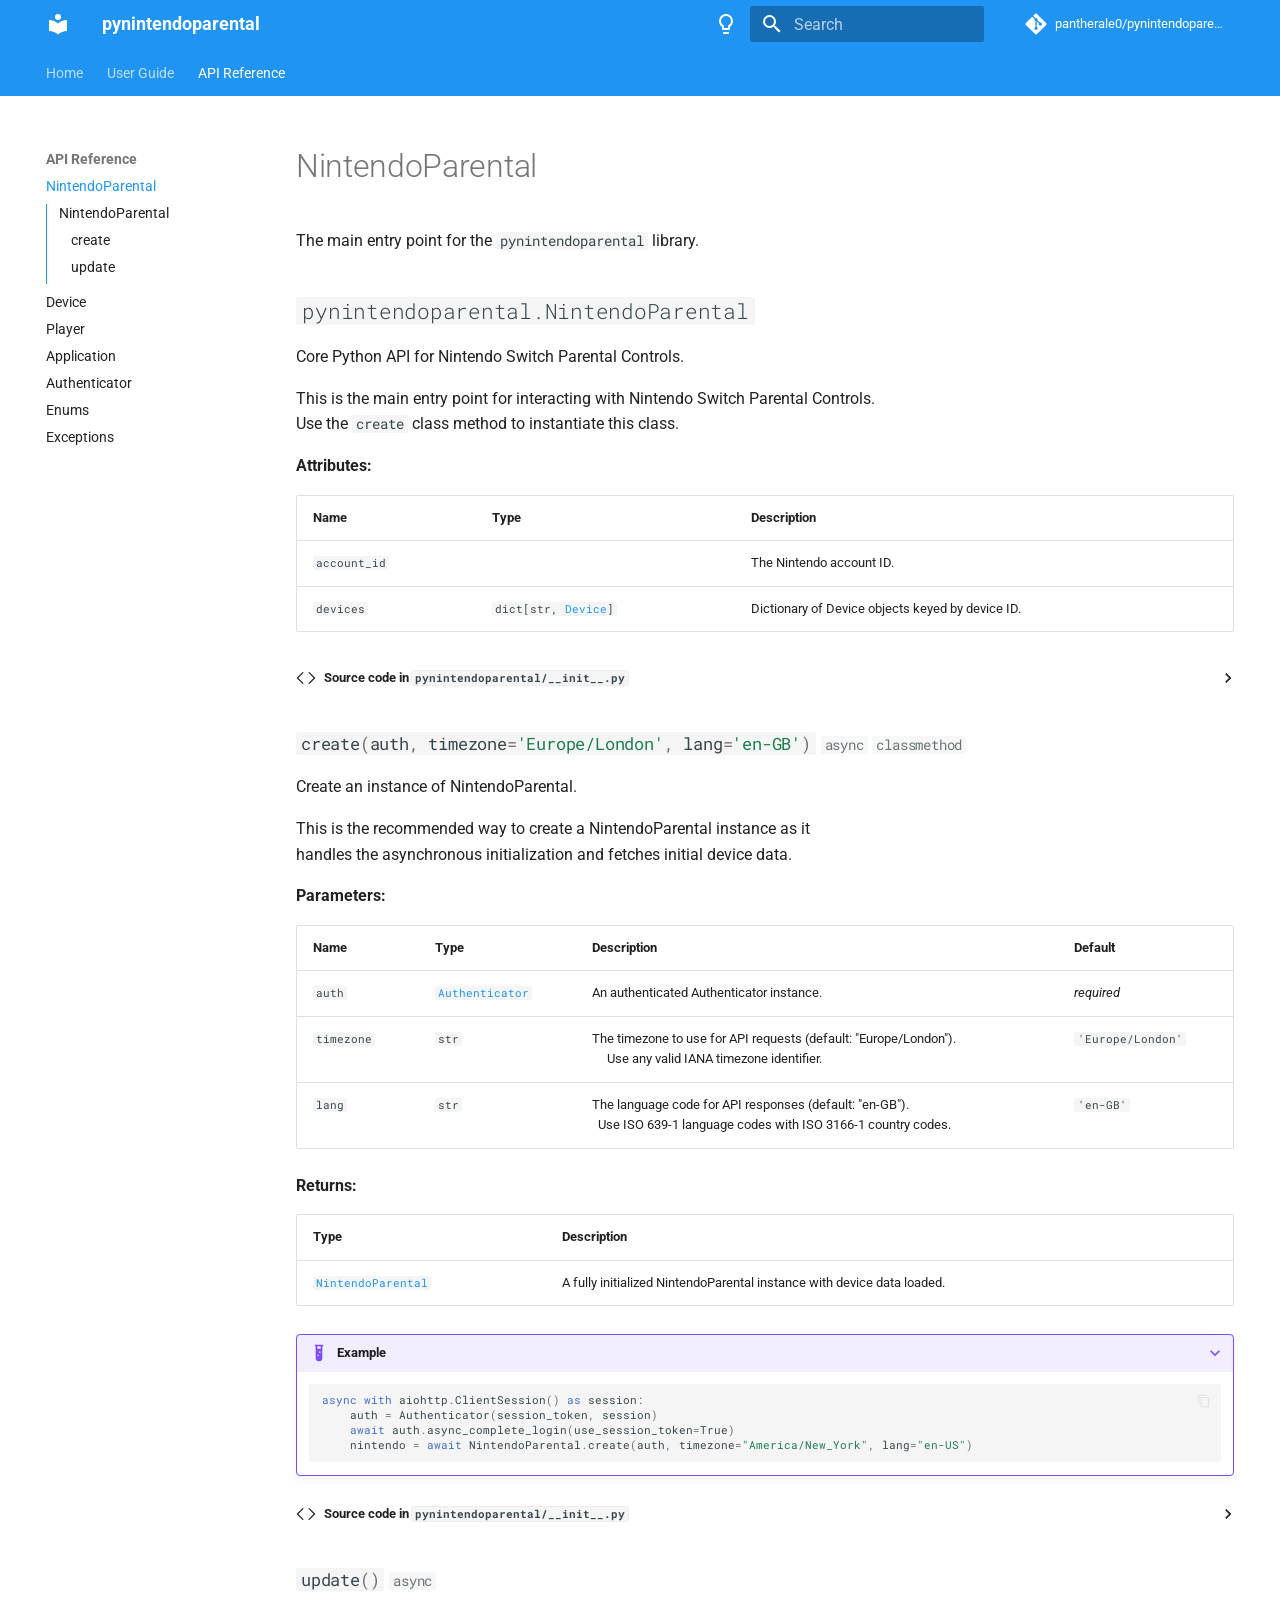
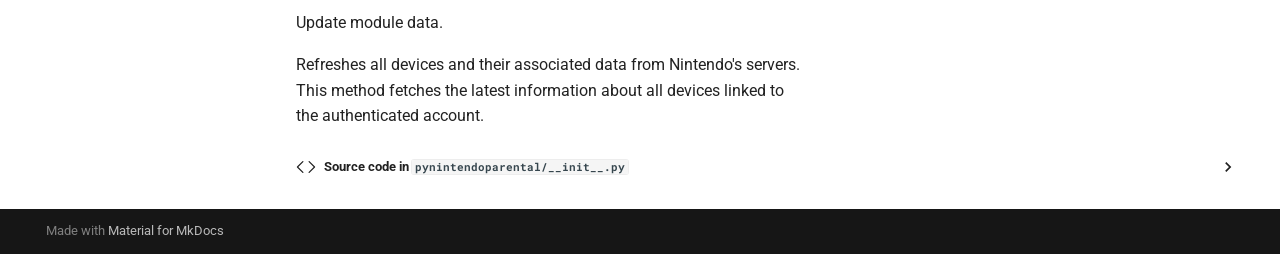
<file: api/nintendoparental/index.html>
<!doctype html>
<html lang="en" class="no-js">
  <head>
    
      <meta charset="utf-8">
      <meta name="viewport" content="width=device-width,initial-scale=1">
      
        <meta name="description" content="Python API for Nintendo Switch Parental Controls">
      
      
        <meta name="author" content="pantherale0">
      
      
        <link rel="canonical" href="https://pantherale0.github.io/pynintendoparental/api/nintendoparental/">
      
      
        <link rel="prev" href="../../guide/examples/">
      
      
        <link rel="next" href="../device/">
      
      
        
      
      
      <link rel="icon" href="../../assets/images/favicon.png">
      <meta name="generator" content="mkdocs-1.6.1, mkdocs-material-9.7.7">
    
    
      
        <title>NintendoParental - pynintendoparental</title>
      
    
    
      <link rel="stylesheet" href="../../assets/stylesheets/main.ec1eaa64.min.css">
      
        
        <link rel="stylesheet" href="../../assets/stylesheets/palette.ab4e12ef.min.css">
      
      


    
    
      
    
    
      
        
        
        <link rel="preconnect" href="https://fonts.gstatic.com" crossorigin>
        <link rel="stylesheet" href="https://fonts.googleapis.com/css?family=Roboto:300,300i,400,400i,700,700i%7CRoboto+Mono:400,400i,700,700i&display=fallback">
        <style>:root{--md-text-font:"Roboto";--md-code-font:"Roboto Mono"}</style>
      
    
    
      <link rel="stylesheet" href="../../assets/_mkdocstrings.css">
    
      <link rel="stylesheet" href="../../stylesheets/extra.css">
    
    <script>__md_scope=new URL("../..",location),__md_hash=e=>[...e].reduce(((e,_)=>(e<<5)-e+_.charCodeAt(0)),0),__md_get=(e,_=localStorage,t=__md_scope)=>JSON.parse(_.getItem(t.pathname+"."+e)),__md_set=(e,_,t=localStorage,a=__md_scope)=>{try{t.setItem(a.pathname+"."+e,JSON.stringify(_))}catch(e){}}</script>
    
      

    
    
  </head>
  
  
    
    
      
    
    
    
    
    <body dir="ltr" data-md-color-scheme="default" data-md-color-primary="blue" data-md-color-accent="light-blue">
  
    
    <input class="md-toggle" data-md-toggle="drawer" type="checkbox" id="__drawer" autocomplete="off">
    <input class="md-toggle" data-md-toggle="search" type="checkbox" id="__search" autocomplete="off">
    <label class="md-overlay" for="__drawer"></label>
    <div data-md-component="skip">
      
        
        <a href="#nintendoparental" class="md-skip">
          Skip to content
        </a>
      
    </div>
    <div data-md-component="announce">
      
    </div>
    
    
      

<header class="md-header" data-md-component="header">
  <nav class="md-header__inner md-grid" aria-label="Header">
    <a href="../.." title="pynintendoparental" class="md-header__button md-logo" aria-label="pynintendoparental" data-md-component="logo">
      
  
  <svg xmlns="http://www.w3.org/2000/svg" viewBox="0 0 24 24"><path d="M12 8a3 3 0 0 0 3-3 3 3 0 0 0-3-3 3 3 0 0 0-3 3 3 3 0 0 0 3 3m0 3.54C9.64 9.35 6.5 8 3 8v11c3.5 0 6.64 1.35 9 3.54 2.36-2.19 5.5-3.54 9-3.54V8c-3.5 0-6.64 1.35-9 3.54"/></svg>

    </a>
    <label class="md-header__button md-icon" for="__drawer">
      
      <svg xmlns="http://www.w3.org/2000/svg" viewBox="0 0 24 24"><path d="M3 6h18v2H3zm0 5h18v2H3zm0 5h18v2H3z"/></svg>
    </label>
    <div class="md-header__title" data-md-component="header-title">
      <div class="md-header__ellipsis">
        <div class="md-header__topic">
          <span class="md-ellipsis">
            pynintendoparental
          </span>
        </div>
        <div class="md-header__topic" data-md-component="header-topic">
          <span class="md-ellipsis">
            
              NintendoParental
            
          </span>
        </div>
      </div>
    </div>
    
      
        <form class="md-header__option" data-md-component="palette">
  
    
    
    
    <input class="md-option" data-md-color-media="" data-md-color-scheme="default" data-md-color-primary="blue" data-md-color-accent="light-blue"  aria-label="Switch to dark mode"  type="radio" name="__palette" id="__palette_0">
    
      <label class="md-header__button md-icon" title="Switch to dark mode" for="__palette_1" hidden>
        <svg xmlns="http://www.w3.org/2000/svg" viewBox="0 0 24 24"><path d="M12 2a7 7 0 0 1 7 7c0 2.38-1.19 4.47-3 5.74V17a1 1 0 0 1-1 1H9a1 1 0 0 1-1-1v-2.26C6.19 13.47 5 11.38 5 9a7 7 0 0 1 7-7M9 21v-1h6v1a1 1 0 0 1-1 1h-4a1 1 0 0 1-1-1m3-17a5 5 0 0 0-5 5c0 2.05 1.23 3.81 3 4.58V16h4v-2.42c1.77-.77 3-2.53 3-4.58a5 5 0 0 0-5-5"/></svg>
      </label>
    
  
    
    
    
    <input class="md-option" data-md-color-media="" data-md-color-scheme="slate" data-md-color-primary="blue" data-md-color-accent="light-blue"  aria-label="Switch to light mode"  type="radio" name="__palette" id="__palette_1">
    
      <label class="md-header__button md-icon" title="Switch to light mode" for="__palette_0" hidden>
        <svg xmlns="http://www.w3.org/2000/svg" viewBox="0 0 24 24"><path d="M12 2a7 7 0 0 0-7 7c0 2.38 1.19 4.47 3 5.74V17a1 1 0 0 0 1 1h6a1 1 0 0 0 1-1v-2.26c1.81-1.27 3-3.36 3-5.74a7 7 0 0 0-7-7M9 21a1 1 0 0 0 1 1h4a1 1 0 0 0 1-1v-1H9z"/></svg>
      </label>
    
  
</form>
      
    
    
      <script>var palette=__md_get("__palette");if(palette&&palette.color){if("(prefers-color-scheme)"===palette.color.media){var media=matchMedia("(prefers-color-scheme: light)"),input=document.querySelector(media.matches?"[data-md-color-media='(prefers-color-scheme: light)']":"[data-md-color-media='(prefers-color-scheme: dark)']");palette.color.media=input.getAttribute("data-md-color-media"),palette.color.scheme=input.getAttribute("data-md-color-scheme"),palette.color.primary=input.getAttribute("data-md-color-primary"),palette.color.accent=input.getAttribute("data-md-color-accent")}for(var[key,value]of Object.entries(palette.color))document.body.setAttribute("data-md-color-"+key,value)}</script>
    
    
    
      
      
        <label class="md-header__button md-icon" for="__search">
          
          <svg xmlns="http://www.w3.org/2000/svg" viewBox="0 0 24 24"><path d="M9.5 3A6.5 6.5 0 0 1 16 9.5c0 1.61-.59 3.09-1.56 4.23l.27.27h.79l5 5-1.5 1.5-5-5v-.79l-.27-.27A6.52 6.52 0 0 1 9.5 16 6.5 6.5 0 0 1 3 9.5 6.5 6.5 0 0 1 9.5 3m0 2C7 5 5 7 5 9.5S7 14 9.5 14 14 12 14 9.5 12 5 9.5 5"/></svg>
        </label>
        <div class="md-search" data-md-component="search" role="dialog">
  <label class="md-search__overlay" for="__search"></label>
  <div class="md-search__inner" role="search">
    <form class="md-search__form" name="search">
      <input type="text" class="md-search__input" name="query" aria-label="Search" placeholder="Search" autocapitalize="off" autocorrect="off" autocomplete="off" spellcheck="false" data-md-component="search-query" required>
      <label class="md-search__icon md-icon" for="__search">
        
        <svg xmlns="http://www.w3.org/2000/svg" viewBox="0 0 24 24"><path d="M9.5 3A6.5 6.5 0 0 1 16 9.5c0 1.61-.59 3.09-1.56 4.23l.27.27h.79l5 5-1.5 1.5-5-5v-.79l-.27-.27A6.52 6.52 0 0 1 9.5 16 6.5 6.5 0 0 1 3 9.5 6.5 6.5 0 0 1 9.5 3m0 2C7 5 5 7 5 9.5S7 14 9.5 14 14 12 14 9.5 12 5 9.5 5"/></svg>
        
        <svg xmlns="http://www.w3.org/2000/svg" viewBox="0 0 24 24"><path d="M20 11v2H8l5.5 5.5-1.42 1.42L4.16 12l7.92-7.92L13.5 5.5 8 11z"/></svg>
      </label>
      <nav class="md-search__options" aria-label="Search">
        
        <button type="reset" class="md-search__icon md-icon" title="Clear" aria-label="Clear" tabindex="-1">
          
          <svg xmlns="http://www.w3.org/2000/svg" viewBox="0 0 24 24"><path d="M19 6.41 17.59 5 12 10.59 6.41 5 5 6.41 10.59 12 5 17.59 6.41 19 12 13.41 17.59 19 19 17.59 13.41 12z"/></svg>
        </button>
      </nav>
      
        <div class="md-search__suggest" data-md-component="search-suggest"></div>
      
    </form>
    <div class="md-search__output">
      <div class="md-search__scrollwrap" tabindex="0" data-md-scrollfix>
        <div class="md-search-result" data-md-component="search-result">
          <div class="md-search-result__meta">
            Initializing search
          </div>
          <ol class="md-search-result__list" role="presentation"></ol>
        </div>
      </div>
    </div>
  </div>
</div>
      
    
    
      <div class="md-header__source">
        <a href="https://github.com/pantherale0/pynintendoparental" title="Go to repository" class="md-source" data-md-component="source">
  <div class="md-source__icon md-icon">
    
    <svg xmlns="http://www.w3.org/2000/svg" viewBox="0 0 448 512"><!--! Font Awesome Free 7.1.0 by @fontawesome - https://fontawesome.com License - https://fontawesome.com/license/free (Icons: CC BY 4.0, Fonts: SIL OFL 1.1, Code: MIT License) Copyright 2025 Fonticons, Inc.--><path d="M439.6 236.1 244 40.5c-5.4-5.5-12.8-8.5-20.4-8.5s-15 3-20.4 8.4L162.5 81l51.5 51.5c27.1-9.1 52.7 16.8 43.4 43.7l49.7 49.7c34.2-11.8 61.2 31 35.5 56.7-26.5 26.5-70.2-2.9-56-37.3L240.3 199v121.9c25.3 12.5 22.3 41.8 9.1 55-6.4 6.4-15.2 10.1-24.3 10.1s-17.8-3.6-24.3-10.1c-17.6-17.6-11.1-46.9 11.2-56v-123c-20.8-8.5-24.6-30.7-18.6-45L142.6 101 8.5 235.1C3 240.6 0 247.9 0 255.5s3 15 8.5 20.4l195.6 195.7c5.4 5.4 12.7 8.4 20.4 8.4s15-3 20.4-8.4l194.7-194.7c5.4-5.4 8.4-12.8 8.4-20.4s-3-15-8.4-20.4"/></svg>
  </div>
  <div class="md-source__repository">
    pantherale0/pynintendoparental
  </div>
</a>
      </div>
    
  </nav>
  
</header>
    
    <div class="md-container" data-md-component="container">
      
      
        
          
            
<nav class="md-tabs" aria-label="Tabs" data-md-component="tabs">
  <div class="md-grid">
    <ul class="md-tabs__list">
      
        
  
  
  
  
    <li class="md-tabs__item">
      <a href="../.." class="md-tabs__link">
        
  
  
    
  
  Home

      </a>
    </li>
  

      
        
  
  
  
  
    
    
      <li class="md-tabs__item">
        <a href="../../guide/getting-started/" class="md-tabs__link">
          
  
  
  User Guide

        </a>
      </li>
    
  

      
        
  
  
  
    
  
  
    
    
      <li class="md-tabs__item md-tabs__item--active">
        <a href="./" class="md-tabs__link">
          
  
  
  API Reference

        </a>
      </li>
    
  

      
    </ul>
  </div>
</nav>
          
        
      
      <main class="md-main" data-md-component="main">
        <div class="md-main__inner md-grid">
          
            
              
              <div class="md-sidebar md-sidebar--primary" data-md-component="sidebar" data-md-type="navigation" >
                <div class="md-sidebar__scrollwrap">
                  <div class="md-sidebar__inner">
                    


  


  

<nav class="md-nav md-nav--primary md-nav--lifted md-nav--integrated" aria-label="Navigation" data-md-level="0">
  <label class="md-nav__title" for="__drawer">
    <a href="../.." title="pynintendoparental" class="md-nav__button md-logo" aria-label="pynintendoparental" data-md-component="logo">
      
  
  <svg xmlns="http://www.w3.org/2000/svg" viewBox="0 0 24 24"><path d="M12 8a3 3 0 0 0 3-3 3 3 0 0 0-3-3 3 3 0 0 0-3 3 3 3 0 0 0 3 3m0 3.54C9.64 9.35 6.5 8 3 8v11c3.5 0 6.64 1.35 9 3.54 2.36-2.19 5.5-3.54 9-3.54V8c-3.5 0-6.64 1.35-9 3.54"/></svg>

    </a>
    pynintendoparental
  </label>
  
    <div class="md-nav__source">
      <a href="https://github.com/pantherale0/pynintendoparental" title="Go to repository" class="md-source" data-md-component="source">
  <div class="md-source__icon md-icon">
    
    <svg xmlns="http://www.w3.org/2000/svg" viewBox="0 0 448 512"><!--! Font Awesome Free 7.1.0 by @fontawesome - https://fontawesome.com License - https://fontawesome.com/license/free (Icons: CC BY 4.0, Fonts: SIL OFL 1.1, Code: MIT License) Copyright 2025 Fonticons, Inc.--><path d="M439.6 236.1 244 40.5c-5.4-5.5-12.8-8.5-20.4-8.5s-15 3-20.4 8.4L162.5 81l51.5 51.5c27.1-9.1 52.7 16.8 43.4 43.7l49.7 49.7c34.2-11.8 61.2 31 35.5 56.7-26.5 26.5-70.2-2.9-56-37.3L240.3 199v121.9c25.3 12.5 22.3 41.8 9.1 55-6.4 6.4-15.2 10.1-24.3 10.1s-17.8-3.6-24.3-10.1c-17.6-17.6-11.1-46.9 11.2-56v-123c-20.8-8.5-24.6-30.7-18.6-45L142.6 101 8.5 235.1C3 240.6 0 247.9 0 255.5s3 15 8.5 20.4l195.6 195.7c5.4 5.4 12.7 8.4 20.4 8.4s15-3 20.4-8.4l194.7-194.7c5.4-5.4 8.4-12.8 8.4-20.4s-3-15-8.4-20.4"/></svg>
  </div>
  <div class="md-source__repository">
    pantherale0/pynintendoparental
  </div>
</a>
    </div>
  
  <ul class="md-nav__list" data-md-scrollfix>
    
      
      
  
  
  
  
    <li class="md-nav__item">
      <a href="../.." class="md-nav__link">
        
  
  
  <span class="md-ellipsis">
    
  
    Home
  

    
  </span>
  
  

      </a>
    </li>
  

    
      
      
  
  
  
  
    
    
    
    
      
      
        
      
    
    
    <li class="md-nav__item md-nav__item--nested">
      
        
        
          
        
        <input class="md-nav__toggle md-toggle md-toggle--indeterminate" type="checkbox" id="__nav_2" >
        
          
          <label class="md-nav__link" for="__nav_2" id="__nav_2_label" tabindex="0">
            
  
  
  <span class="md-ellipsis">
    
  
    User Guide
  

    
  </span>
  
  

            <span class="md-nav__icon md-icon"></span>
          </label>
        
        <nav class="md-nav" data-md-level="1" aria-labelledby="__nav_2_label" aria-expanded="false">
          <label class="md-nav__title" for="__nav_2">
            <span class="md-nav__icon md-icon"></span>
            
  
    User Guide
  

          </label>
          <ul class="md-nav__list" data-md-scrollfix>
            
              
                
  
  
  
  
    <li class="md-nav__item">
      <a href="../../guide/getting-started/" class="md-nav__link">
        
  
  
  <span class="md-ellipsis">
    
  
    Getting Started
  

    
  </span>
  
  

      </a>
    </li>
  

              
            
              
                
  
  
  
  
    <li class="md-nav__item">
      <a href="../../guide/authentication/" class="md-nav__link">
        
  
  
  <span class="md-ellipsis">
    
  
    Authentication
  

    
  </span>
  
  

      </a>
    </li>
  

              
            
              
                
  
  
  
  
    <li class="md-nav__item">
      <a href="../../guide/examples/" class="md-nav__link">
        
  
  
  <span class="md-ellipsis">
    
  
    Usage Examples
  

    
  </span>
  
  

      </a>
    </li>
  

              
            
          </ul>
        </nav>
      
    </li>
  

    
      
      
  
  
    
  
  
  
    
    
    
    
      
        
        
      
      
        
      
    
    
    <li class="md-nav__item md-nav__item--active md-nav__item--section md-nav__item--nested">
      
        
        
        <input class="md-nav__toggle md-toggle " type="checkbox" id="__nav_3" checked>
        
          
          <label class="md-nav__link" for="__nav_3" id="__nav_3_label" tabindex="">
            
  
  
  <span class="md-ellipsis">
    
  
    API Reference
  

    
  </span>
  
  

            <span class="md-nav__icon md-icon"></span>
          </label>
        
        <nav class="md-nav" data-md-level="1" aria-labelledby="__nav_3_label" aria-expanded="true">
          <label class="md-nav__title" for="__nav_3">
            <span class="md-nav__icon md-icon"></span>
            
  
    API Reference
  

          </label>
          <ul class="md-nav__list" data-md-scrollfix>
            
              
                
  
  
    
  
  
  
    <li class="md-nav__item md-nav__item--active">
      
      <input class="md-nav__toggle md-toggle" type="checkbox" id="__toc">
      
      
        
      
      
        <label class="md-nav__link md-nav__link--active" for="__toc">
          
  
  
  <span class="md-ellipsis">
    
  
    NintendoParental
  

    
  </span>
  
  

          <span class="md-nav__icon md-icon"></span>
        </label>
      
      <a href="./" class="md-nav__link md-nav__link--active">
        
  
  
  <span class="md-ellipsis">
    
  
    NintendoParental
  

    
  </span>
  
  

      </a>
      
        

<nav class="md-nav md-nav--secondary" aria-label="Table of contents">
  
  
  
    
  
  
    <label class="md-nav__title" for="__toc">
      <span class="md-nav__icon md-icon"></span>
      Table of contents
    </label>
    <ul class="md-nav__list" data-md-component="toc" data-md-scrollfix>
      
        <li class="md-nav__item">
  <a href="#pynintendoparental.NintendoParental" class="md-nav__link">
    <span class="md-ellipsis">
      
        NintendoParental
      
    </span>
  </a>
  
    <nav class="md-nav" aria-label="NintendoParental">
      <ul class="md-nav__list">
        
          <li class="md-nav__item">
  <a href="#pynintendoparental.NintendoParental.create" class="md-nav__link">
    <span class="md-ellipsis">
      
        create
      
    </span>
  </a>
  
</li>
        
          <li class="md-nav__item">
  <a href="#pynintendoparental.NintendoParental.update" class="md-nav__link">
    <span class="md-ellipsis">
      
        update
      
    </span>
  </a>
  
</li>
        
      </ul>
    </nav>
  
</li>
      
    </ul>
  
</nav>
      
    </li>
  

              
            
              
                
  
  
  
  
    <li class="md-nav__item">
      <a href="../device/" class="md-nav__link">
        
  
  
  <span class="md-ellipsis">
    
  
    Device
  

    
  </span>
  
  

      </a>
    </li>
  

              
            
              
                
  
  
  
  
    <li class="md-nav__item">
      <a href="../player/" class="md-nav__link">
        
  
  
  <span class="md-ellipsis">
    
  
    Player
  

    
  </span>
  
  

      </a>
    </li>
  

              
            
              
                
  
  
  
  
    <li class="md-nav__item">
      <a href="../application/" class="md-nav__link">
        
  
  
  <span class="md-ellipsis">
    
  
    Application
  

    
  </span>
  
  

      </a>
    </li>
  

              
            
              
                
  
  
  
  
    <li class="md-nav__item">
      <a href="../authenticator/" class="md-nav__link">
        
  
  
  <span class="md-ellipsis">
    
  
    Authenticator
  

    
  </span>
  
  

      </a>
    </li>
  

              
            
              
                
  
  
  
  
    <li class="md-nav__item">
      <a href="../enums/" class="md-nav__link">
        
  
  
  <span class="md-ellipsis">
    
  
    Enums
  

    
  </span>
  
  

      </a>
    </li>
  

              
            
              
                
  
  
  
  
    <li class="md-nav__item">
      <a href="../exceptions/" class="md-nav__link">
        
  
  
  <span class="md-ellipsis">
    
  
    Exceptions
  

    
  </span>
  
  

      </a>
    </li>
  

              
            
          </ul>
        </nav>
      
    </li>
  

    
  </ul>
</nav>
                  </div>
                </div>
              </div>
            
            
          
          
            <div class="md-content" data-md-component="content">
              
              <article class="md-content__inner md-typeset">
                
                  


  
  


<h1 id="nintendoparental">NintendoParental<a class="headerlink" href="#nintendoparental" title="Permanent link">&para;</a></h1>
<p>The main entry point for the <code>pynintendoparental</code> library.</p>


<div class="doc doc-object doc-class">



<h2 id="pynintendoparental.NintendoParental" class="doc doc-heading">
            <code>pynintendoparental.NintendoParental</code>


<a href="#pynintendoparental.NintendoParental" class="headerlink" title="Permanent link">&para;</a></h2>


    <div class="doc doc-contents first">



        <p>Core Python API for Nintendo Switch Parental Controls.</p>
<p>This is the main entry point for interacting with Nintendo Switch Parental Controls.
Use the <code>create</code> class method to instantiate this class.</p>


<p><span class="doc-section-title">Attributes:</span></p>
    <table>
      <thead>
        <tr>
          <th>Name</th>
          <th>Type</th>
          <th>Description</th>
        </tr>
      </thead>
      <tbody>
          <tr class="doc-section-item">
            <td><code><span title="pynintendoparental.NintendoParental.account_id">account_id</span></code></td>
            <td>
            </td>
            <td>
              <div class="doc-md-description">
                <p>The Nintendo account ID.</p>
              </div>
            </td>
          </tr>
          <tr class="doc-section-item">
            <td><code><span title="pynintendoparental.NintendoParental.devices">devices</span></code></td>
            <td>
                  <code><span title="dict">dict</span>[<span title="str">str</span>, <a class="autorefs autorefs-internal" title="pynintendoparental.device.Device" href="../device/#pynintendoparental.device.Device">Device</a>]</code>
            </td>
            <td>
              <div class="doc-md-description">
                <p>Dictionary of Device objects keyed by device ID.</p>
              </div>
            </td>
          </tr>
      </tbody>
    </table>








              <details class="mkdocstrings-source">
                <summary>Source code in <code>pynintendoparental/__init__.py</code></summary>
                <div class="highlight"><table class="highlighttable"><tr><td class="linenos"><div class="linenodiv"><pre><span></span><span class="normal">15</span>
<span class="normal">16</span>
<span class="normal">17</span>
<span class="normal">18</span>
<span class="normal">19</span>
<span class="normal">20</span>
<span class="normal">21</span>
<span class="normal">22</span>
<span class="normal">23</span>
<span class="normal">24</span>
<span class="normal">25</span>
<span class="normal">26</span>
<span class="normal">27</span>
<span class="normal">28</span>
<span class="normal">29</span>
<span class="normal">30</span>
<span class="normal">31</span>
<span class="normal">32</span>
<span class="normal">33</span>
<span class="normal">34</span>
<span class="normal">35</span>
<span class="normal">36</span>
<span class="normal">37</span>
<span class="normal">38</span>
<span class="normal">39</span>
<span class="normal">40</span>
<span class="normal">41</span>
<span class="normal">42</span>
<span class="normal">43</span>
<span class="normal">44</span>
<span class="normal">45</span>
<span class="normal">46</span>
<span class="normal">47</span>
<span class="normal">48</span>
<span class="normal">49</span>
<span class="normal">50</span>
<span class="normal">51</span>
<span class="normal">52</span>
<span class="normal">53</span>
<span class="normal">54</span>
<span class="normal">55</span>
<span class="normal">56</span>
<span class="normal">57</span>
<span class="normal">58</span>
<span class="normal">59</span>
<span class="normal">60</span>
<span class="normal">61</span>
<span class="normal">62</span>
<span class="normal">63</span>
<span class="normal">64</span>
<span class="normal">65</span>
<span class="normal">66</span>
<span class="normal">67</span>
<span class="normal">68</span>
<span class="normal">69</span>
<span class="normal">70</span>
<span class="normal">71</span>
<span class="normal">72</span>
<span class="normal">73</span>
<span class="normal">74</span>
<span class="normal">75</span>
<span class="normal">76</span>
<span class="normal">77</span>
<span class="normal">78</span>
<span class="normal">79</span>
<span class="normal">80</span>
<span class="normal">81</span>
<span class="normal">82</span>
<span class="normal">83</span>
<span class="normal">84</span>
<span class="normal">85</span>
<span class="normal">86</span>
<span class="normal">87</span>
<span class="normal">88</span>
<span class="normal">89</span>
<span class="normal">90</span>
<span class="normal">91</span>
<span class="normal">92</span>
<span class="normal">93</span>
<span class="normal">94</span>
<span class="normal">95</span>
<span class="normal">96</span>
<span class="normal">97</span>
<span class="normal">98</span></pre></div></td><td class="code"><div><pre><span></span><code><span class="k">class</span><span class="w"> </span><span class="nc">NintendoParental</span><span class="p">:</span>
<span class="w">    </span><span class="sd">"""Core Python API for Nintendo Switch Parental Controls.</span>

<span class="sd">    This is the main entry point for interacting with Nintendo Switch Parental Controls.</span>
<span class="sd">    Use the `create` class method to instantiate this class.</span>

<span class="sd">    Attributes:</span>
<span class="sd">        account_id: The Nintendo account ID.</span>
<span class="sd">        devices: Dictionary of Device objects keyed by device ID.</span>
<span class="sd">    """</span>

    <span class="k">def</span><span class="w"> </span><span class="fm">__init__</span><span class="p">(</span><span class="bp">self</span><span class="p">,</span> <span class="n">auth</span><span class="p">:</span> <span class="n">Authenticator</span><span class="p">,</span> <span class="n">timezone</span><span class="p">,</span> <span class="n">lang</span><span class="p">)</span> <span class="o">-&gt;</span> <span class="kc">None</span><span class="p">:</span>
        <span class="bp">self</span><span class="o">.</span><span class="n">_api</span><span class="p">:</span> <span class="n">Api</span> <span class="o">=</span> <span class="n">Api</span><span class="p">(</span><span class="n">auth</span><span class="o">=</span><span class="n">auth</span><span class="p">,</span> <span class="n">tz</span><span class="o">=</span><span class="n">timezone</span><span class="p">,</span> <span class="n">lang</span><span class="o">=</span><span class="n">lang</span><span class="p">)</span>
        <span class="bp">self</span><span class="o">.</span><span class="n">account_id</span> <span class="o">=</span> <span class="n">auth</span><span class="o">.</span><span class="n">account_id</span>
        <span class="bp">self</span><span class="o">.</span><span class="n">devices</span><span class="p">:</span> <span class="nb">dict</span><span class="p">[</span><span class="nb">str</span><span class="p">,</span> <span class="n">Device</span><span class="p">]</span> <span class="o">=</span> <span class="p">{}</span>

    <span class="k">async</span> <span class="k">def</span><span class="w"> </span><span class="nf">_get_devices</span><span class="p">(</span><span class="bp">self</span><span class="p">):</span>
<span class="w">        </span><span class="sd">"""Gets devices from the API and stores in self.devices"""</span>

        <span class="k">async</span> <span class="k">def</span><span class="w"> </span><span class="nf">update_device</span><span class="p">(</span><span class="n">dev</span><span class="p">:</span> <span class="n">Device</span><span class="p">):</span>
<span class="w">            </span><span class="sd">"""Update a device."""</span>
            <span class="k">try</span><span class="p">:</span>
                <span class="k">await</span> <span class="n">dev</span><span class="o">.</span><span class="n">update</span><span class="p">()</span>
            <span class="k">except</span> <span class="ne">Exception</span> <span class="k">as</span> <span class="n">err</span><span class="p">:</span>
                <span class="n">_LOGGER</span><span class="o">.</span><span class="n">exception</span><span class="p">(</span><span class="s2">"Error updating device </span><span class="si">%s</span><span class="s2">: </span><span class="si">%s</span><span class="s2">"</span><span class="p">,</span> <span class="n">dev</span><span class="o">.</span><span class="n">device_id</span><span class="p">,</span> <span class="n">err</span><span class="p">)</span>

        <span class="k">try</span><span class="p">:</span>
            <span class="n">response</span> <span class="o">=</span> <span class="k">await</span> <span class="bp">self</span><span class="o">.</span><span class="n">_api</span><span class="o">.</span><span class="n">async_get_account_devices</span><span class="p">()</span>
        <span class="k">except</span> <span class="n">HttpException</span> <span class="k">as</span> <span class="n">err</span><span class="p">:</span>
            <span class="k">if</span> <span class="n">err</span><span class="o">.</span><span class="n">status_code</span> <span class="o">==</span> <span class="mi">404</span><span class="p">:</span>
                <span class="n">_LOGGER</span><span class="o">.</span><span class="n">error</span><span class="p">(</span><span class="s2">"No devices found for account </span><span class="si">%s</span><span class="s2">"</span><span class="p">,</span> <span class="bp">self</span><span class="o">.</span><span class="n">account_id</span><span class="p">)</span>
                <span class="k">raise</span> <span class="n">NoDevicesFoundException</span><span class="p">(</span><span class="s2">"No devices found for account"</span><span class="p">)</span> <span class="kn">from</span><span class="w"> </span><span class="nn">err</span>
            <span class="n">_LOGGER</span><span class="o">.</span><span class="n">error</span><span class="p">(</span><span class="s2">"Error fetching devices: </span><span class="si">%s</span><span class="s2">"</span><span class="p">,</span> <span class="n">err</span><span class="p">)</span>
            <span class="k">raise</span>
        <span class="k">for</span> <span class="n">dev_raw</span> <span class="ow">in</span> <span class="n">response</span><span class="p">[</span><span class="s2">"json"</span><span class="p">][</span><span class="s2">"ownedDevices"</span><span class="p">]:</span>
            <span class="n">device</span><span class="p">:</span> <span class="n">Device</span> <span class="o">=</span> <span class="n">Device</span><span class="o">.</span><span class="n">from_device_response</span><span class="p">(</span><span class="n">dev_raw</span><span class="p">,</span> <span class="bp">self</span><span class="o">.</span><span class="n">_api</span><span class="p">)</span>
            <span class="k">if</span> <span class="bp">self</span><span class="o">.</span><span class="n">devices</span><span class="o">.</span><span class="n">get</span><span class="p">(</span><span class="n">device</span><span class="o">.</span><span class="n">device_id</span><span class="p">,</span> <span class="kc">None</span><span class="p">)</span> <span class="ow">is</span> <span class="kc">None</span><span class="p">:</span>
                <span class="n">_LOGGER</span><span class="o">.</span><span class="n">debug</span><span class="p">(</span><span class="s2">"Creating new device </span><span class="si">%s</span><span class="s2">"</span><span class="p">,</span> <span class="n">device</span><span class="o">.</span><span class="n">device_id</span><span class="p">)</span>
                <span class="bp">self</span><span class="o">.</span><span class="n">devices</span><span class="p">[</span><span class="n">device</span><span class="o">.</span><span class="n">device_id</span><span class="p">]</span> <span class="o">=</span> <span class="n">device</span>
        <span class="n">coros</span> <span class="o">=</span> <span class="p">[</span><span class="n">update_device</span><span class="p">(</span><span class="n">d</span><span class="p">)</span> <span class="k">for</span> <span class="n">d</span> <span class="ow">in</span> <span class="bp">self</span><span class="o">.</span><span class="n">devices</span><span class="o">.</span><span class="n">values</span><span class="p">()]</span>
        <span class="k">await</span> <span class="n">asyncio</span><span class="o">.</span><span class="n">gather</span><span class="p">(</span><span class="o">*</span><span class="n">coros</span><span class="p">)</span>
        <span class="n">_LOGGER</span><span class="o">.</span><span class="n">debug</span><span class="p">(</span><span class="s2">"Found </span><span class="si">%s</span><span class="s2"> device(s)"</span><span class="p">,</span> <span class="nb">len</span><span class="p">(</span><span class="bp">self</span><span class="o">.</span><span class="n">devices</span><span class="p">))</span>

    <span class="k">async</span> <span class="k">def</span><span class="w"> </span><span class="nf">update</span><span class="p">(</span><span class="bp">self</span><span class="p">):</span>
<span class="w">        </span><span class="sd">"""Update module data.</span>

<span class="sd">        Refreshes all devices and their associated data from Nintendo's servers.</span>
<span class="sd">        This method fetches the latest information about all devices linked to</span>
<span class="sd">        the authenticated account.</span>
<span class="sd">        """</span>
        <span class="n">_LOGGER</span><span class="o">.</span><span class="n">debug</span><span class="p">(</span><span class="s2">"Received request to update data."</span><span class="p">)</span>
        <span class="k">await</span> <span class="bp">self</span><span class="o">.</span><span class="n">_get_devices</span><span class="p">()</span>
        <span class="n">_LOGGER</span><span class="o">.</span><span class="n">debug</span><span class="p">(</span><span class="s2">"Update complete."</span><span class="p">)</span>

    <span class="nd">@classmethod</span>
    <span class="k">async</span> <span class="k">def</span><span class="w"> </span><span class="nf">create</span><span class="p">(</span>
        <span class="bp">cls</span><span class="p">,</span> <span class="n">auth</span><span class="p">:</span> <span class="n">Authenticator</span><span class="p">,</span> <span class="n">timezone</span><span class="p">:</span> <span class="nb">str</span> <span class="o">=</span> <span class="s2">"Europe/London"</span><span class="p">,</span> <span class="n">lang</span><span class="p">:</span> <span class="nb">str</span> <span class="o">=</span> <span class="s2">"en-GB"</span>
    <span class="p">)</span> <span class="o">-&gt;</span> <span class="s2">"NintendoParental"</span><span class="p">:</span>
<span class="w">        </span><span class="sd">"""Create an instance of NintendoParental.</span>

<span class="sd">        This is the recommended way to create a NintendoParental instance as it</span>
<span class="sd">        handles the asynchronous initialization and fetches initial device data.</span>

<span class="sd">        Args:</span>
<span class="sd">            auth: An authenticated Authenticator instance.</span>
<span class="sd">            timezone: The timezone to use for API requests (default: "Europe/London").</span>
<span class="sd">                     Use any valid IANA timezone identifier.</span>
<span class="sd">            lang: The language code for API responses (default: "en-GB").</span>
<span class="sd">                  Use ISO 639-1 language codes with ISO 3166-1 country codes.</span>

<span class="sd">        Returns:</span>
<span class="sd">            A fully initialized NintendoParental instance with device data loaded.</span>

<span class="sd">        Example:</span>
<span class="sd">            ```python</span>
<span class="sd">            async with aiohttp.ClientSession() as session:</span>
<span class="sd">                auth = Authenticator(session_token, session)</span>
<span class="sd">                await auth.async_complete_login(use_session_token=True)</span>
<span class="sd">                nintendo = await NintendoParental.create(auth, timezone="America/New_York", lang="en-US")</span>
<span class="sd">            ```</span>
<span class="sd">        """</span>
        <span class="bp">self</span> <span class="o">=</span> <span class="bp">cls</span><span class="p">(</span><span class="n">auth</span><span class="p">,</span> <span class="n">timezone</span><span class="p">,</span> <span class="n">lang</span><span class="p">)</span>
        <span class="k">await</span> <span class="bp">self</span><span class="o">.</span><span class="n">update</span><span class="p">()</span>
        <span class="k">return</span> <span class="bp">self</span>
</code></pre></div></td></tr></table></div>
              </details>



<div class="doc doc-children">










<div class="doc doc-object doc-function">


<h3 id="pynintendoparental.NintendoParental.create" class="doc doc-heading">
            <code class="highlight language-python"><span class="n">create</span><span class="p">(</span><span class="n">auth</span><span class="p">,</span> <span class="n">timezone</span><span class="o">=</span><span class="s1">'Europe/London'</span><span class="p">,</span> <span class="n">lang</span><span class="o">=</span><span class="s1">'en-GB'</span><span class="p">)</span></code>

  <span class="doc doc-labels">
      <small class="doc doc-label doc-label-async"><code>async</code></small>
      <small class="doc doc-label doc-label-classmethod"><code>classmethod</code></small>
  </span>

<a href="#pynintendoparental.NintendoParental.create" class="headerlink" title="Permanent link">&para;</a></h3>


    <div class="doc doc-contents ">

        <p>Create an instance of NintendoParental.</p>
<p>This is the recommended way to create a NintendoParental instance as it
handles the asynchronous initialization and fetches initial device data.</p>


<p><span class="doc-section-title">Parameters:</span></p>
    <table>
      <thead>
        <tr>
          <th>Name</th>
          <th>Type</th>
          <th>Description</th>
          <th>Default</th>
        </tr>
      </thead>
      <tbody>
          <tr class="doc-section-item">
            <td>
                <code>auth</code>
            </td>
            <td>
                  <code><a class="autorefs autorefs-internal" title="pynintendoparental.authenticator.Authenticator" href="../authenticator/#pynintendoparental.authenticator.Authenticator">Authenticator</a></code>
            </td>
            <td>
              <div class="doc-md-description">
                <p>An authenticated Authenticator instance.</p>
              </div>
            </td>
            <td>
                <em>required</em>
            </td>
          </tr>
          <tr class="doc-section-item">
            <td>
                <code>timezone</code>
            </td>
            <td>
                  <code><span title="str">str</span></code>
            </td>
            <td>
              <div class="doc-md-description">
                <p>The timezone to use for API requests (default: "Europe/London").
     Use any valid IANA timezone identifier.</p>
              </div>
            </td>
            <td>
                  <code>&#39;Europe/London&#39;</code>
            </td>
          </tr>
          <tr class="doc-section-item">
            <td>
                <code>lang</code>
            </td>
            <td>
                  <code><span title="str">str</span></code>
            </td>
            <td>
              <div class="doc-md-description">
                <p>The language code for API responses (default: "en-GB").
  Use ISO 639-1 language codes with ISO 3166-1 country codes.</p>
              </div>
            </td>
            <td>
                  <code>&#39;en-GB&#39;</code>
            </td>
          </tr>
      </tbody>
    </table>


    <p><span class="doc-section-title">Returns:</span></p>
    <table>
      <thead>
        <tr>
          <th>Type</th>
          <th>Description</th>
        </tr>
      </thead>
      <tbody>
          <tr class="doc-section-item">
            <td>
                  <code><a class="autorefs autorefs-internal" title="pynintendoparental.NintendoParental" href="#pynintendoparental.NintendoParental">NintendoParental</a></code>
            </td>
            <td>
              <div class="doc-md-description">
                <p>A fully initialized NintendoParental instance with device data loaded.</p>
              </div>
            </td>
          </tr>
      </tbody>
    </table>


<details class="example" open>
  <summary>Example</summary>
  <div class="highlight"><pre><span></span><code><span class="k">async</span> <span class="k">with</span> <span class="n">aiohttp</span><span class="o">.</span><span class="n">ClientSession</span><span class="p">()</span> <span class="k">as</span> <span class="n">session</span><span class="p">:</span>
    <span class="n">auth</span> <span class="o">=</span> <span class="n">Authenticator</span><span class="p">(</span><span class="n">session_token</span><span class="p">,</span> <span class="n">session</span><span class="p">)</span>
    <span class="k">await</span> <span class="n">auth</span><span class="o">.</span><span class="n">async_complete_login</span><span class="p">(</span><span class="n">use_session_token</span><span class="o">=</span><span class="kc">True</span><span class="p">)</span>
    <span class="n">nintendo</span> <span class="o">=</span> <span class="k">await</span> <span class="n">NintendoParental</span><span class="o">.</span><span class="n">create</span><span class="p">(</span><span class="n">auth</span><span class="p">,</span> <span class="n">timezone</span><span class="o">=</span><span class="s2">"America/New_York"</span><span class="p">,</span> <span class="n">lang</span><span class="o">=</span><span class="s2">"en-US"</span><span class="p">)</span>
</code></pre></div>
</details>

            <details class="mkdocstrings-source">
              <summary>Source code in <code>pynintendoparental/__init__.py</code></summary>
              <div class="highlight"><table class="highlighttable"><tr><td class="linenos"><div class="linenodiv"><pre><span></span><span class="normal">69</span>
<span class="normal">70</span>
<span class="normal">71</span>
<span class="normal">72</span>
<span class="normal">73</span>
<span class="normal">74</span>
<span class="normal">75</span>
<span class="normal">76</span>
<span class="normal">77</span>
<span class="normal">78</span>
<span class="normal">79</span>
<span class="normal">80</span>
<span class="normal">81</span>
<span class="normal">82</span>
<span class="normal">83</span>
<span class="normal">84</span>
<span class="normal">85</span>
<span class="normal">86</span>
<span class="normal">87</span>
<span class="normal">88</span>
<span class="normal">89</span>
<span class="normal">90</span>
<span class="normal">91</span>
<span class="normal">92</span>
<span class="normal">93</span>
<span class="normal">94</span>
<span class="normal">95</span>
<span class="normal">96</span>
<span class="normal">97</span>
<span class="normal">98</span></pre></div></td><td class="code"><div><pre><span></span><code><span class="nd">@classmethod</span>
<span class="k">async</span> <span class="k">def</span><span class="w"> </span><span class="nf">create</span><span class="p">(</span>
    <span class="bp">cls</span><span class="p">,</span> <span class="n">auth</span><span class="p">:</span> <span class="n">Authenticator</span><span class="p">,</span> <span class="n">timezone</span><span class="p">:</span> <span class="nb">str</span> <span class="o">=</span> <span class="s2">"Europe/London"</span><span class="p">,</span> <span class="n">lang</span><span class="p">:</span> <span class="nb">str</span> <span class="o">=</span> <span class="s2">"en-GB"</span>
<span class="p">)</span> <span class="o">-&gt;</span> <span class="s2">"NintendoParental"</span><span class="p">:</span>
<span class="w">    </span><span class="sd">"""Create an instance of NintendoParental.</span>

<span class="sd">    This is the recommended way to create a NintendoParental instance as it</span>
<span class="sd">    handles the asynchronous initialization and fetches initial device data.</span>

<span class="sd">    Args:</span>
<span class="sd">        auth: An authenticated Authenticator instance.</span>
<span class="sd">        timezone: The timezone to use for API requests (default: "Europe/London").</span>
<span class="sd">                 Use any valid IANA timezone identifier.</span>
<span class="sd">        lang: The language code for API responses (default: "en-GB").</span>
<span class="sd">              Use ISO 639-1 language codes with ISO 3166-1 country codes.</span>

<span class="sd">    Returns:</span>
<span class="sd">        A fully initialized NintendoParental instance with device data loaded.</span>

<span class="sd">    Example:</span>
<span class="sd">        ```python</span>
<span class="sd">        async with aiohttp.ClientSession() as session:</span>
<span class="sd">            auth = Authenticator(session_token, session)</span>
<span class="sd">            await auth.async_complete_login(use_session_token=True)</span>
<span class="sd">            nintendo = await NintendoParental.create(auth, timezone="America/New_York", lang="en-US")</span>
<span class="sd">        ```</span>
<span class="sd">    """</span>
    <span class="bp">self</span> <span class="o">=</span> <span class="bp">cls</span><span class="p">(</span><span class="n">auth</span><span class="p">,</span> <span class="n">timezone</span><span class="p">,</span> <span class="n">lang</span><span class="p">)</span>
    <span class="k">await</span> <span class="bp">self</span><span class="o">.</span><span class="n">update</span><span class="p">()</span>
    <span class="k">return</span> <span class="bp">self</span>
</code></pre></div></td></tr></table></div>
            </details>
    </div>

</div>

<div class="doc doc-object doc-function">


<h3 id="pynintendoparental.NintendoParental.update" class="doc doc-heading">
            <code class="highlight language-python"><span class="n">update</span><span class="p">()</span></code>

  <span class="doc doc-labels">
      <small class="doc doc-label doc-label-async"><code>async</code></small>
  </span>

<a href="#pynintendoparental.NintendoParental.update" class="headerlink" title="Permanent link">&para;</a></h3>


    <div class="doc doc-contents ">

        <p>Update module data.</p>
<p>Refreshes all devices and their associated data from Nintendo's servers.
This method fetches the latest information about all devices linked to
the authenticated account.</p>


            <details class="mkdocstrings-source">
              <summary>Source code in <code>pynintendoparental/__init__.py</code></summary>
              <div class="highlight"><table class="highlighttable"><tr><td class="linenos"><div class="linenodiv"><pre><span></span><span class="normal">58</span>
<span class="normal">59</span>
<span class="normal">60</span>
<span class="normal">61</span>
<span class="normal">62</span>
<span class="normal">63</span>
<span class="normal">64</span>
<span class="normal">65</span>
<span class="normal">66</span>
<span class="normal">67</span></pre></div></td><td class="code"><div><pre><span></span><code><span class="k">async</span> <span class="k">def</span><span class="w"> </span><span class="nf">update</span><span class="p">(</span><span class="bp">self</span><span class="p">):</span>
<span class="w">    </span><span class="sd">"""Update module data.</span>

<span class="sd">    Refreshes all devices and their associated data from Nintendo's servers.</span>
<span class="sd">    This method fetches the latest information about all devices linked to</span>
<span class="sd">    the authenticated account.</span>
<span class="sd">    """</span>
    <span class="n">_LOGGER</span><span class="o">.</span><span class="n">debug</span><span class="p">(</span><span class="s2">"Received request to update data."</span><span class="p">)</span>
    <span class="k">await</span> <span class="bp">self</span><span class="o">.</span><span class="n">_get_devices</span><span class="p">()</span>
    <span class="n">_LOGGER</span><span class="o">.</span><span class="n">debug</span><span class="p">(</span><span class="s2">"Update complete."</span><span class="p">)</span>
</code></pre></div></td></tr></table></div>
            </details>
    </div>

</div>



  </div>

    </div>

</div>












                
              </article>
            </div>
          
          
<script>var target=document.getElementById(location.hash.slice(1));target&&target.name&&(target.checked=target.name.startsWith("__tabbed_"))</script>
        </div>
        
      </main>
      
        <footer class="md-footer">
  
  <div class="md-footer-meta md-typeset">
    <div class="md-footer-meta__inner md-grid">
      <div class="md-copyright">
  
  
    Made with
    <a href="https://squidfunk.github.io/mkdocs-material/" target="_blank" rel="noopener">
      Material for MkDocs
    </a>
  
</div>
      
    </div>
  </div>
</footer>
      
    </div>
    <div class="md-dialog" data-md-component="dialog">
      <div class="md-dialog__inner md-typeset"></div>
    </div>
    
    
    
      
      
      <script id="__config" type="application/json">{"annotate": null, "base": "../..", "features": ["navigation.instant", "navigation.tracking", "navigation.tabs", "navigation.sections", "navigation.expand", "toc.integrate", "search.suggest", "search.highlight", "content.code.copy"], "search": "../../assets/javascripts/workers/search.2c215733.min.js", "tags": null, "translations": {"clipboard.copied": "Copied to clipboard", "clipboard.copy": "Copy to clipboard", "search.result.more.one": "1 more on this page", "search.result.more.other": "# more on this page", "search.result.none": "No matching documents", "search.result.one": "1 matching document", "search.result.other": "# matching documents", "search.result.placeholder": "Type to start searching", "search.result.term.missing": "Missing", "select.version": "Select version"}, "version": null}</script>
    
    
      <script src="../../assets/javascripts/bundle.d7400e89.min.js"></script>
      
    
  </body>
</html>
</file>
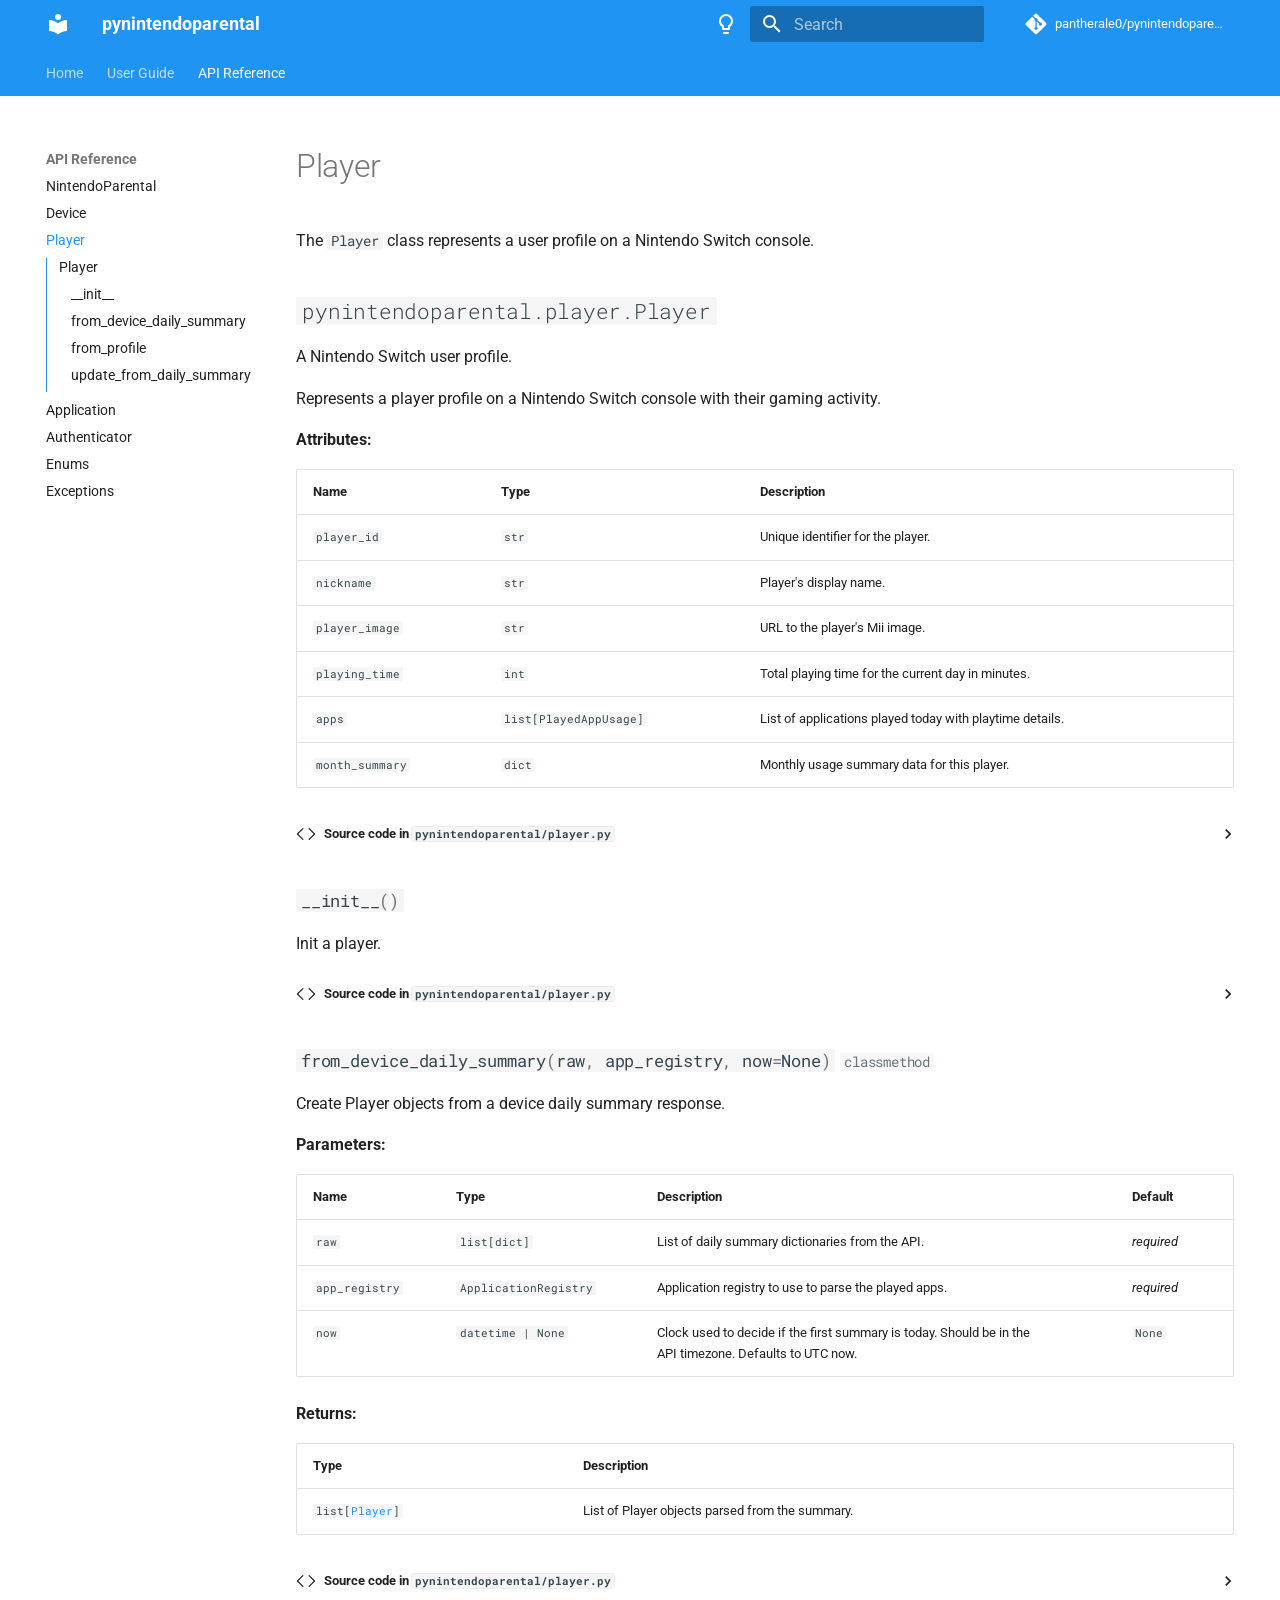
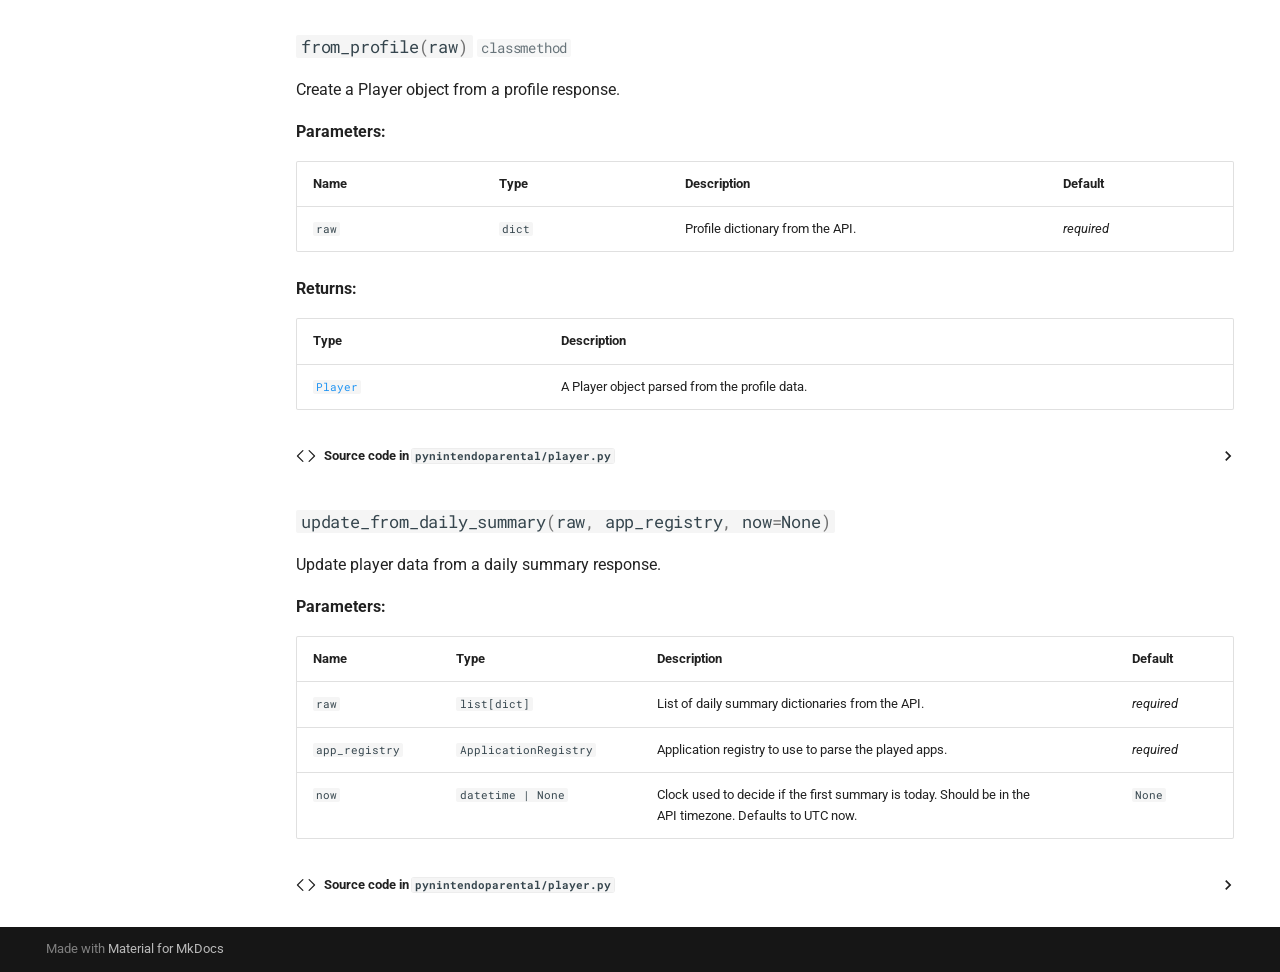
<file: api/player/index.html>
<!doctype html>
<html lang="en" class="no-js">
  <head>
    
      <meta charset="utf-8">
      <meta name="viewport" content="width=device-width,initial-scale=1">
      
        <meta name="description" content="Python API for Nintendo Switch Parental Controls">
      
      
        <meta name="author" content="pantherale0">
      
      
        <link rel="canonical" href="https://pantherale0.github.io/pynintendoparental/api/player/">
      
      
        <link rel="prev" href="../device/">
      
      
        <link rel="next" href="../application/">
      
      
        
      
      
      <link rel="icon" href="../../assets/images/favicon.png">
      <meta name="generator" content="mkdocs-1.6.1, mkdocs-material-9.7.7">
    
    
      
        <title>Player - pynintendoparental</title>
      
    
    
      <link rel="stylesheet" href="../../assets/stylesheets/main.ec1eaa64.min.css">
      
        
        <link rel="stylesheet" href="../../assets/stylesheets/palette.ab4e12ef.min.css">
      
      


    
    
      
    
    
      
        
        
        <link rel="preconnect" href="https://fonts.gstatic.com" crossorigin>
        <link rel="stylesheet" href="https://fonts.googleapis.com/css?family=Roboto:300,300i,400,400i,700,700i%7CRoboto+Mono:400,400i,700,700i&display=fallback">
        <style>:root{--md-text-font:"Roboto";--md-code-font:"Roboto Mono"}</style>
      
    
    
      <link rel="stylesheet" href="../../assets/_mkdocstrings.css">
    
      <link rel="stylesheet" href="../../stylesheets/extra.css">
    
    <script>__md_scope=new URL("../..",location),__md_hash=e=>[...e].reduce(((e,_)=>(e<<5)-e+_.charCodeAt(0)),0),__md_get=(e,_=localStorage,t=__md_scope)=>JSON.parse(_.getItem(t.pathname+"."+e)),__md_set=(e,_,t=localStorage,a=__md_scope)=>{try{t.setItem(a.pathname+"."+e,JSON.stringify(_))}catch(e){}}</script>
    
      

    
    
  </head>
  
  
    
    
      
    
    
    
    
    <body dir="ltr" data-md-color-scheme="default" data-md-color-primary="blue" data-md-color-accent="light-blue">
  
    
    <input class="md-toggle" data-md-toggle="drawer" type="checkbox" id="__drawer" autocomplete="off">
    <input class="md-toggle" data-md-toggle="search" type="checkbox" id="__search" autocomplete="off">
    <label class="md-overlay" for="__drawer"></label>
    <div data-md-component="skip">
      
        
        <a href="#player" class="md-skip">
          Skip to content
        </a>
      
    </div>
    <div data-md-component="announce">
      
    </div>
    
    
      

<header class="md-header" data-md-component="header">
  <nav class="md-header__inner md-grid" aria-label="Header">
    <a href="../.." title="pynintendoparental" class="md-header__button md-logo" aria-label="pynintendoparental" data-md-component="logo">
      
  
  <svg xmlns="http://www.w3.org/2000/svg" viewBox="0 0 24 24"><path d="M12 8a3 3 0 0 0 3-3 3 3 0 0 0-3-3 3 3 0 0 0-3 3 3 3 0 0 0 3 3m0 3.54C9.64 9.35 6.5 8 3 8v11c3.5 0 6.64 1.35 9 3.54 2.36-2.19 5.5-3.54 9-3.54V8c-3.5 0-6.64 1.35-9 3.54"/></svg>

    </a>
    <label class="md-header__button md-icon" for="__drawer">
      
      <svg xmlns="http://www.w3.org/2000/svg" viewBox="0 0 24 24"><path d="M3 6h18v2H3zm0 5h18v2H3zm0 5h18v2H3z"/></svg>
    </label>
    <div class="md-header__title" data-md-component="header-title">
      <div class="md-header__ellipsis">
        <div class="md-header__topic">
          <span class="md-ellipsis">
            pynintendoparental
          </span>
        </div>
        <div class="md-header__topic" data-md-component="header-topic">
          <span class="md-ellipsis">
            
              Player
            
          </span>
        </div>
      </div>
    </div>
    
      
        <form class="md-header__option" data-md-component="palette">
  
    
    
    
    <input class="md-option" data-md-color-media="" data-md-color-scheme="default" data-md-color-primary="blue" data-md-color-accent="light-blue"  aria-label="Switch to dark mode"  type="radio" name="__palette" id="__palette_0">
    
      <label class="md-header__button md-icon" title="Switch to dark mode" for="__palette_1" hidden>
        <svg xmlns="http://www.w3.org/2000/svg" viewBox="0 0 24 24"><path d="M12 2a7 7 0 0 1 7 7c0 2.38-1.19 4.47-3 5.74V17a1 1 0 0 1-1 1H9a1 1 0 0 1-1-1v-2.26C6.19 13.47 5 11.38 5 9a7 7 0 0 1 7-7M9 21v-1h6v1a1 1 0 0 1-1 1h-4a1 1 0 0 1-1-1m3-17a5 5 0 0 0-5 5c0 2.05 1.23 3.81 3 4.58V16h4v-2.42c1.77-.77 3-2.53 3-4.58a5 5 0 0 0-5-5"/></svg>
      </label>
    
  
    
    
    
    <input class="md-option" data-md-color-media="" data-md-color-scheme="slate" data-md-color-primary="blue" data-md-color-accent="light-blue"  aria-label="Switch to light mode"  type="radio" name="__palette" id="__palette_1">
    
      <label class="md-header__button md-icon" title="Switch to light mode" for="__palette_0" hidden>
        <svg xmlns="http://www.w3.org/2000/svg" viewBox="0 0 24 24"><path d="M12 2a7 7 0 0 0-7 7c0 2.38 1.19 4.47 3 5.74V17a1 1 0 0 0 1 1h6a1 1 0 0 0 1-1v-2.26c1.81-1.27 3-3.36 3-5.74a7 7 0 0 0-7-7M9 21a1 1 0 0 0 1 1h4a1 1 0 0 0 1-1v-1H9z"/></svg>
      </label>
    
  
</form>
      
    
    
      <script>var palette=__md_get("__palette");if(palette&&palette.color){if("(prefers-color-scheme)"===palette.color.media){var media=matchMedia("(prefers-color-scheme: light)"),input=document.querySelector(media.matches?"[data-md-color-media='(prefers-color-scheme: light)']":"[data-md-color-media='(prefers-color-scheme: dark)']");palette.color.media=input.getAttribute("data-md-color-media"),palette.color.scheme=input.getAttribute("data-md-color-scheme"),palette.color.primary=input.getAttribute("data-md-color-primary"),palette.color.accent=input.getAttribute("data-md-color-accent")}for(var[key,value]of Object.entries(palette.color))document.body.setAttribute("data-md-color-"+key,value)}</script>
    
    
    
      
      
        <label class="md-header__button md-icon" for="__search">
          
          <svg xmlns="http://www.w3.org/2000/svg" viewBox="0 0 24 24"><path d="M9.5 3A6.5 6.5 0 0 1 16 9.5c0 1.61-.59 3.09-1.56 4.23l.27.27h.79l5 5-1.5 1.5-5-5v-.79l-.27-.27A6.52 6.52 0 0 1 9.5 16 6.5 6.5 0 0 1 3 9.5 6.5 6.5 0 0 1 9.5 3m0 2C7 5 5 7 5 9.5S7 14 9.5 14 14 12 14 9.5 12 5 9.5 5"/></svg>
        </label>
        <div class="md-search" data-md-component="search" role="dialog">
  <label class="md-search__overlay" for="__search"></label>
  <div class="md-search__inner" role="search">
    <form class="md-search__form" name="search">
      <input type="text" class="md-search__input" name="query" aria-label="Search" placeholder="Search" autocapitalize="off" autocorrect="off" autocomplete="off" spellcheck="false" data-md-component="search-query" required>
      <label class="md-search__icon md-icon" for="__search">
        
        <svg xmlns="http://www.w3.org/2000/svg" viewBox="0 0 24 24"><path d="M9.5 3A6.5 6.5 0 0 1 16 9.5c0 1.61-.59 3.09-1.56 4.23l.27.27h.79l5 5-1.5 1.5-5-5v-.79l-.27-.27A6.52 6.52 0 0 1 9.5 16 6.5 6.5 0 0 1 3 9.5 6.5 6.5 0 0 1 9.5 3m0 2C7 5 5 7 5 9.5S7 14 9.5 14 14 12 14 9.5 12 5 9.5 5"/></svg>
        
        <svg xmlns="http://www.w3.org/2000/svg" viewBox="0 0 24 24"><path d="M20 11v2H8l5.5 5.5-1.42 1.42L4.16 12l7.92-7.92L13.5 5.5 8 11z"/></svg>
      </label>
      <nav class="md-search__options" aria-label="Search">
        
        <button type="reset" class="md-search__icon md-icon" title="Clear" aria-label="Clear" tabindex="-1">
          
          <svg xmlns="http://www.w3.org/2000/svg" viewBox="0 0 24 24"><path d="M19 6.41 17.59 5 12 10.59 6.41 5 5 6.41 10.59 12 5 17.59 6.41 19 12 13.41 17.59 19 19 17.59 13.41 12z"/></svg>
        </button>
      </nav>
      
        <div class="md-search__suggest" data-md-component="search-suggest"></div>
      
    </form>
    <div class="md-search__output">
      <div class="md-search__scrollwrap" tabindex="0" data-md-scrollfix>
        <div class="md-search-result" data-md-component="search-result">
          <div class="md-search-result__meta">
            Initializing search
          </div>
          <ol class="md-search-result__list" role="presentation"></ol>
        </div>
      </div>
    </div>
  </div>
</div>
      
    
    
      <div class="md-header__source">
        <a href="https://github.com/pantherale0/pynintendoparental" title="Go to repository" class="md-source" data-md-component="source">
  <div class="md-source__icon md-icon">
    
    <svg xmlns="http://www.w3.org/2000/svg" viewBox="0 0 448 512"><!--! Font Awesome Free 7.1.0 by @fontawesome - https://fontawesome.com License - https://fontawesome.com/license/free (Icons: CC BY 4.0, Fonts: SIL OFL 1.1, Code: MIT License) Copyright 2025 Fonticons, Inc.--><path d="M439.6 236.1 244 40.5c-5.4-5.5-12.8-8.5-20.4-8.5s-15 3-20.4 8.4L162.5 81l51.5 51.5c27.1-9.1 52.7 16.8 43.4 43.7l49.7 49.7c34.2-11.8 61.2 31 35.5 56.7-26.5 26.5-70.2-2.9-56-37.3L240.3 199v121.9c25.3 12.5 22.3 41.8 9.1 55-6.4 6.4-15.2 10.1-24.3 10.1s-17.8-3.6-24.3-10.1c-17.6-17.6-11.1-46.9 11.2-56v-123c-20.8-8.5-24.6-30.7-18.6-45L142.6 101 8.5 235.1C3 240.6 0 247.9 0 255.5s3 15 8.5 20.4l195.6 195.7c5.4 5.4 12.7 8.4 20.4 8.4s15-3 20.4-8.4l194.7-194.7c5.4-5.4 8.4-12.8 8.4-20.4s-3-15-8.4-20.4"/></svg>
  </div>
  <div class="md-source__repository">
    pantherale0/pynintendoparental
  </div>
</a>
      </div>
    
  </nav>
  
</header>
    
    <div class="md-container" data-md-component="container">
      
      
        
          
            
<nav class="md-tabs" aria-label="Tabs" data-md-component="tabs">
  <div class="md-grid">
    <ul class="md-tabs__list">
      
        
  
  
  
  
    <li class="md-tabs__item">
      <a href="../.." class="md-tabs__link">
        
  
  
    
  
  Home

      </a>
    </li>
  

      
        
  
  
  
  
    
    
      <li class="md-tabs__item">
        <a href="../../guide/getting-started/" class="md-tabs__link">
          
  
  
  User Guide

        </a>
      </li>
    
  

      
        
  
  
  
    
  
  
    
    
      <li class="md-tabs__item md-tabs__item--active">
        <a href="../nintendoparental/" class="md-tabs__link">
          
  
  
  API Reference

        </a>
      </li>
    
  

      
    </ul>
  </div>
</nav>
          
        
      
      <main class="md-main" data-md-component="main">
        <div class="md-main__inner md-grid">
          
            
              
              <div class="md-sidebar md-sidebar--primary" data-md-component="sidebar" data-md-type="navigation" >
                <div class="md-sidebar__scrollwrap">
                  <div class="md-sidebar__inner">
                    


  


  

<nav class="md-nav md-nav--primary md-nav--lifted md-nav--integrated" aria-label="Navigation" data-md-level="0">
  <label class="md-nav__title" for="__drawer">
    <a href="../.." title="pynintendoparental" class="md-nav__button md-logo" aria-label="pynintendoparental" data-md-component="logo">
      
  
  <svg xmlns="http://www.w3.org/2000/svg" viewBox="0 0 24 24"><path d="M12 8a3 3 0 0 0 3-3 3 3 0 0 0-3-3 3 3 0 0 0-3 3 3 3 0 0 0 3 3m0 3.54C9.64 9.35 6.5 8 3 8v11c3.5 0 6.64 1.35 9 3.54 2.36-2.19 5.5-3.54 9-3.54V8c-3.5 0-6.64 1.35-9 3.54"/></svg>

    </a>
    pynintendoparental
  </label>
  
    <div class="md-nav__source">
      <a href="https://github.com/pantherale0/pynintendoparental" title="Go to repository" class="md-source" data-md-component="source">
  <div class="md-source__icon md-icon">
    
    <svg xmlns="http://www.w3.org/2000/svg" viewBox="0 0 448 512"><!--! Font Awesome Free 7.1.0 by @fontawesome - https://fontawesome.com License - https://fontawesome.com/license/free (Icons: CC BY 4.0, Fonts: SIL OFL 1.1, Code: MIT License) Copyright 2025 Fonticons, Inc.--><path d="M439.6 236.1 244 40.5c-5.4-5.5-12.8-8.5-20.4-8.5s-15 3-20.4 8.4L162.5 81l51.5 51.5c27.1-9.1 52.7 16.8 43.4 43.7l49.7 49.7c34.2-11.8 61.2 31 35.5 56.7-26.5 26.5-70.2-2.9-56-37.3L240.3 199v121.9c25.3 12.5 22.3 41.8 9.1 55-6.4 6.4-15.2 10.1-24.3 10.1s-17.8-3.6-24.3-10.1c-17.6-17.6-11.1-46.9 11.2-56v-123c-20.8-8.5-24.6-30.7-18.6-45L142.6 101 8.5 235.1C3 240.6 0 247.9 0 255.5s3 15 8.5 20.4l195.6 195.7c5.4 5.4 12.7 8.4 20.4 8.4s15-3 20.4-8.4l194.7-194.7c5.4-5.4 8.4-12.8 8.4-20.4s-3-15-8.4-20.4"/></svg>
  </div>
  <div class="md-source__repository">
    pantherale0/pynintendoparental
  </div>
</a>
    </div>
  
  <ul class="md-nav__list" data-md-scrollfix>
    
      
      
  
  
  
  
    <li class="md-nav__item">
      <a href="../.." class="md-nav__link">
        
  
  
  <span class="md-ellipsis">
    
  
    Home
  

    
  </span>
  
  

      </a>
    </li>
  

    
      
      
  
  
  
  
    
    
    
    
      
      
        
      
    
    
    <li class="md-nav__item md-nav__item--nested">
      
        
        
          
        
        <input class="md-nav__toggle md-toggle md-toggle--indeterminate" type="checkbox" id="__nav_2" >
        
          
          <label class="md-nav__link" for="__nav_2" id="__nav_2_label" tabindex="0">
            
  
  
  <span class="md-ellipsis">
    
  
    User Guide
  

    
  </span>
  
  

            <span class="md-nav__icon md-icon"></span>
          </label>
        
        <nav class="md-nav" data-md-level="1" aria-labelledby="__nav_2_label" aria-expanded="false">
          <label class="md-nav__title" for="__nav_2">
            <span class="md-nav__icon md-icon"></span>
            
  
    User Guide
  

          </label>
          <ul class="md-nav__list" data-md-scrollfix>
            
              
                
  
  
  
  
    <li class="md-nav__item">
      <a href="../../guide/getting-started/" class="md-nav__link">
        
  
  
  <span class="md-ellipsis">
    
  
    Getting Started
  

    
  </span>
  
  

      </a>
    </li>
  

              
            
              
                
  
  
  
  
    <li class="md-nav__item">
      <a href="../../guide/authentication/" class="md-nav__link">
        
  
  
  <span class="md-ellipsis">
    
  
    Authentication
  

    
  </span>
  
  

      </a>
    </li>
  

              
            
              
                
  
  
  
  
    <li class="md-nav__item">
      <a href="../../guide/examples/" class="md-nav__link">
        
  
  
  <span class="md-ellipsis">
    
  
    Usage Examples
  

    
  </span>
  
  

      </a>
    </li>
  

              
            
          </ul>
        </nav>
      
    </li>
  

    
      
      
  
  
    
  
  
  
    
    
    
    
      
        
        
      
      
        
      
    
    
    <li class="md-nav__item md-nav__item--active md-nav__item--section md-nav__item--nested">
      
        
        
        <input class="md-nav__toggle md-toggle " type="checkbox" id="__nav_3" checked>
        
          
          <label class="md-nav__link" for="__nav_3" id="__nav_3_label" tabindex="">
            
  
  
  <span class="md-ellipsis">
    
  
    API Reference
  

    
  </span>
  
  

            <span class="md-nav__icon md-icon"></span>
          </label>
        
        <nav class="md-nav" data-md-level="1" aria-labelledby="__nav_3_label" aria-expanded="true">
          <label class="md-nav__title" for="__nav_3">
            <span class="md-nav__icon md-icon"></span>
            
  
    API Reference
  

          </label>
          <ul class="md-nav__list" data-md-scrollfix>
            
              
                
  
  
  
  
    <li class="md-nav__item">
      <a href="../nintendoparental/" class="md-nav__link">
        
  
  
  <span class="md-ellipsis">
    
  
    NintendoParental
  

    
  </span>
  
  

      </a>
    </li>
  

              
            
              
                
  
  
  
  
    <li class="md-nav__item">
      <a href="../device/" class="md-nav__link">
        
  
  
  <span class="md-ellipsis">
    
  
    Device
  

    
  </span>
  
  

      </a>
    </li>
  

              
            
              
                
  
  
    
  
  
  
    <li class="md-nav__item md-nav__item--active">
      
      <input class="md-nav__toggle md-toggle" type="checkbox" id="__toc">
      
      
        
      
      
        <label class="md-nav__link md-nav__link--active" for="__toc">
          
  
  
  <span class="md-ellipsis">
    
  
    Player
  

    
  </span>
  
  

          <span class="md-nav__icon md-icon"></span>
        </label>
      
      <a href="./" class="md-nav__link md-nav__link--active">
        
  
  
  <span class="md-ellipsis">
    
  
    Player
  

    
  </span>
  
  

      </a>
      
        

<nav class="md-nav md-nav--secondary" aria-label="Table of contents">
  
  
  
    
  
  
    <label class="md-nav__title" for="__toc">
      <span class="md-nav__icon md-icon"></span>
      Table of contents
    </label>
    <ul class="md-nav__list" data-md-component="toc" data-md-scrollfix>
      
        <li class="md-nav__item">
  <a href="#pynintendoparental.player.Player" class="md-nav__link">
    <span class="md-ellipsis">
      
        Player
      
    </span>
  </a>
  
    <nav class="md-nav" aria-label="Player">
      <ul class="md-nav__list">
        
          <li class="md-nav__item">
  <a href="#pynintendoparental.player.Player.__init__" class="md-nav__link">
    <span class="md-ellipsis">
      
        __init__
      
    </span>
  </a>
  
</li>
        
          <li class="md-nav__item">
  <a href="#pynintendoparental.player.Player.from_device_daily_summary" class="md-nav__link">
    <span class="md-ellipsis">
      
        from_device_daily_summary
      
    </span>
  </a>
  
</li>
        
          <li class="md-nav__item">
  <a href="#pynintendoparental.player.Player.from_profile" class="md-nav__link">
    <span class="md-ellipsis">
      
        from_profile
      
    </span>
  </a>
  
</li>
        
          <li class="md-nav__item">
  <a href="#pynintendoparental.player.Player.update_from_daily_summary" class="md-nav__link">
    <span class="md-ellipsis">
      
        update_from_daily_summary
      
    </span>
  </a>
  
</li>
        
      </ul>
    </nav>
  
</li>
      
    </ul>
  
</nav>
      
    </li>
  

              
            
              
                
  
  
  
  
    <li class="md-nav__item">
      <a href="../application/" class="md-nav__link">
        
  
  
  <span class="md-ellipsis">
    
  
    Application
  

    
  </span>
  
  

      </a>
    </li>
  

              
            
              
                
  
  
  
  
    <li class="md-nav__item">
      <a href="../authenticator/" class="md-nav__link">
        
  
  
  <span class="md-ellipsis">
    
  
    Authenticator
  

    
  </span>
  
  

      </a>
    </li>
  

              
            
              
                
  
  
  
  
    <li class="md-nav__item">
      <a href="../enums/" class="md-nav__link">
        
  
  
  <span class="md-ellipsis">
    
  
    Enums
  

    
  </span>
  
  

      </a>
    </li>
  

              
            
              
                
  
  
  
  
    <li class="md-nav__item">
      <a href="../exceptions/" class="md-nav__link">
        
  
  
  <span class="md-ellipsis">
    
  
    Exceptions
  

    
  </span>
  
  

      </a>
    </li>
  

              
            
          </ul>
        </nav>
      
    </li>
  

    
  </ul>
</nav>
                  </div>
                </div>
              </div>
            
            
          
          
            <div class="md-content" data-md-component="content">
              
              <article class="md-content__inner md-typeset">
                
                  


  
  


<h1 id="player">Player<a class="headerlink" href="#player" title="Permanent link">&para;</a></h1>
<p>The <code>Player</code> class represents a user profile on a Nintendo Switch console.</p>


<div class="doc doc-object doc-class">



<h2 id="pynintendoparental.player.Player" class="doc doc-heading">
            <code>pynintendoparental.player.Player</code>


<a href="#pynintendoparental.player.Player" class="headerlink" title="Permanent link">&para;</a></h2>


    <div class="doc doc-contents first">



        <p>A Nintendo Switch user profile.</p>
<p>Represents a player profile on a Nintendo Switch console with their gaming activity.</p>


<p><span class="doc-section-title">Attributes:</span></p>
    <table>
      <thead>
        <tr>
          <th>Name</th>
          <th>Type</th>
          <th>Description</th>
        </tr>
      </thead>
      <tbody>
          <tr class="doc-section-item">
            <td><code><span title="pynintendoparental.player.Player.player_id">player_id</span></code></td>
            <td>
                  <code><span title="str">str</span></code>
            </td>
            <td>
              <div class="doc-md-description">
                <p>Unique identifier for the player.</p>
              </div>
            </td>
          </tr>
          <tr class="doc-section-item">
            <td><code><span title="pynintendoparental.player.Player.nickname">nickname</span></code></td>
            <td>
                  <code><span title="str">str</span></code>
            </td>
            <td>
              <div class="doc-md-description">
                <p>Player's display name.</p>
              </div>
            </td>
          </tr>
          <tr class="doc-section-item">
            <td><code><span title="pynintendoparental.player.Player.player_image">player_image</span></code></td>
            <td>
                  <code><span title="str">str</span></code>
            </td>
            <td>
              <div class="doc-md-description">
                <p>URL to the player's Mii image.</p>
              </div>
            </td>
          </tr>
          <tr class="doc-section-item">
            <td><code><span title="pynintendoparental.player.Player.playing_time">playing_time</span></code></td>
            <td>
                  <code><span title="int">int</span></code>
            </td>
            <td>
              <div class="doc-md-description">
                <p>Total playing time for the current day in minutes.</p>
              </div>
            </td>
          </tr>
          <tr class="doc-section-item">
            <td><code><span title="pynintendoparental.player.Player.apps">apps</span></code></td>
            <td>
                  <code><span title="list">list</span>[<span title="pynintendoparental.application.PlayedAppUsage">PlayedAppUsage</span>]</code>
            </td>
            <td>
              <div class="doc-md-description">
                <p>List of applications played today with playtime details.</p>
              </div>
            </td>
          </tr>
          <tr class="doc-section-item">
            <td><code><span title="pynintendoparental.player.Player.month_summary">month_summary</span></code></td>
            <td>
                  <code><span title="dict">dict</span></code>
            </td>
            <td>
              <div class="doc-md-description">
                <p>Monthly usage summary data for this player.</p>
              </div>
            </td>
          </tr>
      </tbody>
    </table>








              <details class="mkdocstrings-source">
                <summary>Source code in <code>pynintendoparental/player.py</code></summary>
                <div class="highlight"><table class="highlighttable"><tr><td class="linenos"><div class="linenodiv"><pre><span></span><span class="normal"> 53</span>
<span class="normal"> 54</span>
<span class="normal"> 55</span>
<span class="normal"> 56</span>
<span class="normal"> 57</span>
<span class="normal"> 58</span>
<span class="normal"> 59</span>
<span class="normal"> 60</span>
<span class="normal"> 61</span>
<span class="normal"> 62</span>
<span class="normal"> 63</span>
<span class="normal"> 64</span>
<span class="normal"> 65</span>
<span class="normal"> 66</span>
<span class="normal"> 67</span>
<span class="normal"> 68</span>
<span class="normal"> 69</span>
<span class="normal"> 70</span>
<span class="normal"> 71</span>
<span class="normal"> 72</span>
<span class="normal"> 73</span>
<span class="normal"> 74</span>
<span class="normal"> 75</span>
<span class="normal"> 76</span>
<span class="normal"> 77</span>
<span class="normal"> 78</span>
<span class="normal"> 79</span>
<span class="normal"> 80</span>
<span class="normal"> 81</span>
<span class="normal"> 82</span>
<span class="normal"> 83</span>
<span class="normal"> 84</span>
<span class="normal"> 85</span>
<span class="normal"> 86</span>
<span class="normal"> 87</span>
<span class="normal"> 88</span>
<span class="normal"> 89</span>
<span class="normal"> 90</span>
<span class="normal"> 91</span>
<span class="normal"> 92</span>
<span class="normal"> 93</span>
<span class="normal"> 94</span>
<span class="normal"> 95</span>
<span class="normal"> 96</span>
<span class="normal"> 97</span>
<span class="normal"> 98</span>
<span class="normal"> 99</span>
<span class="normal">100</span>
<span class="normal">101</span>
<span class="normal">102</span>
<span class="normal">103</span>
<span class="normal">104</span>
<span class="normal">105</span>
<span class="normal">106</span>
<span class="normal">107</span>
<span class="normal">108</span>
<span class="normal">109</span>
<span class="normal">110</span>
<span class="normal">111</span>
<span class="normal">112</span>
<span class="normal">113</span>
<span class="normal">114</span>
<span class="normal">115</span>
<span class="normal">116</span>
<span class="normal">117</span>
<span class="normal">118</span>
<span class="normal">119</span>
<span class="normal">120</span>
<span class="normal">121</span>
<span class="normal">122</span>
<span class="normal">123</span>
<span class="normal">124</span>
<span class="normal">125</span>
<span class="normal">126</span>
<span class="normal">127</span>
<span class="normal">128</span>
<span class="normal">129</span>
<span class="normal">130</span>
<span class="normal">131</span>
<span class="normal">132</span>
<span class="normal">133</span>
<span class="normal">134</span>
<span class="normal">135</span>
<span class="normal">136</span>
<span class="normal">137</span>
<span class="normal">138</span>
<span class="normal">139</span>
<span class="normal">140</span>
<span class="normal">141</span>
<span class="normal">142</span>
<span class="normal">143</span>
<span class="normal">144</span>
<span class="normal">145</span>
<span class="normal">146</span>
<span class="normal">147</span>
<span class="normal">148</span>
<span class="normal">149</span>
<span class="normal">150</span>
<span class="normal">151</span>
<span class="normal">152</span>
<span class="normal">153</span></pre></div></td><td class="code"><div><pre><span></span><code><span class="k">class</span><span class="w"> </span><span class="nc">Player</span><span class="p">:</span>
<span class="w">    </span><span class="sd">"""A Nintendo Switch user profile.</span>

<span class="sd">    Represents a player profile on a Nintendo Switch console with their gaming activity.</span>

<span class="sd">    Attributes:</span>
<span class="sd">        player_id: Unique identifier for the player.</span>
<span class="sd">        nickname: Player's display name.</span>
<span class="sd">        player_image: URL to the player's Mii image.</span>
<span class="sd">        playing_time: Total playing time for the current day in minutes.</span>
<span class="sd">        apps: List of applications played today with playtime details.</span>
<span class="sd">        month_summary: Monthly usage summary data for this player.</span>
<span class="sd">    """</span>

    <span class="k">def</span><span class="w"> </span><span class="fm">__init__</span><span class="p">(</span><span class="bp">self</span><span class="p">):</span>
<span class="w">        </span><span class="sd">"""Init a player."""</span>
        <span class="bp">self</span><span class="o">.</span><span class="n">player_id</span><span class="p">:</span> <span class="nb">str</span>
        <span class="bp">self</span><span class="o">.</span><span class="n">player_image</span><span class="p">:</span> <span class="nb">str</span>
        <span class="bp">self</span><span class="o">.</span><span class="n">nickname</span><span class="p">:</span> <span class="nb">str</span>
        <span class="bp">self</span><span class="o">.</span><span class="n">apps</span><span class="p">:</span> <span class="nb">list</span><span class="p">[</span><span class="n">PlayedAppUsage</span><span class="p">]</span> <span class="o">=</span> <span class="p">[]</span>
        <span class="bp">self</span><span class="o">.</span><span class="n">month_summary</span><span class="p">:</span> <span class="nb">dict</span> <span class="o">=</span> <span class="p">{}</span>
        <span class="bp">self</span><span class="o">.</span><span class="n">playing_time</span><span class="p">:</span> <span class="nb">int</span> <span class="o">=</span> <span class="mi">0</span>

    <span class="k">def</span><span class="w"> </span><span class="nf">update_from_daily_summary</span><span class="p">(</span>
        <span class="bp">self</span><span class="p">,</span>
        <span class="n">raw</span><span class="p">:</span> <span class="nb">list</span><span class="p">[</span><span class="nb">dict</span><span class="p">],</span>
        <span class="n">app_registry</span><span class="p">:</span> <span class="n">ApplicationRegistry</span><span class="p">,</span>
        <span class="n">now</span><span class="p">:</span> <span class="n">datetime</span> <span class="o">|</span> <span class="kc">None</span> <span class="o">=</span> <span class="kc">None</span><span class="p">,</span>
    <span class="p">):</span>
<span class="w">        </span><span class="sd">"""Update player data from a daily summary response.</span>

<span class="sd">        Args:</span>
<span class="sd">            raw: List of daily summary dictionaries from the API.</span>
<span class="sd">            app_registry: Application registry to use to parse the played apps.</span>
<span class="sd">            now: Clock used to decide if the first summary is today. Should be in the</span>
<span class="sd">                API timezone. Defaults to UTC now.</span>
<span class="sd">        """</span>
        <span class="n">_LOGGER</span><span class="o">.</span><span class="n">debug</span><span class="p">(</span><span class="s2">"Updating player </span><span class="si">%s</span><span class="s2"> daily summary"</span><span class="p">,</span> <span class="bp">self</span><span class="o">.</span><span class="n">player_id</span><span class="p">)</span>
        <span class="k">for</span> <span class="n">player</span> <span class="ow">in</span> <span class="n">raw</span><span class="p">[</span><span class="mi">0</span><span class="p">]</span><span class="o">.</span><span class="n">get</span><span class="p">(</span><span class="s2">"players"</span><span class="p">,</span> <span class="p">[]):</span>
            <span class="k">if</span> <span class="bp">self</span><span class="o">.</span><span class="n">player_id</span> <span class="o">==</span> <span class="n">player</span><span class="p">[</span><span class="s2">"profile"</span><span class="p">]</span><span class="o">.</span><span class="n">get</span><span class="p">(</span><span class="s2">"playerId"</span><span class="p">):</span>
                <span class="bp">self</span><span class="o">.</span><span class="n">player_image</span> <span class="o">=</span> <span class="n">player</span><span class="p">[</span><span class="s2">"profile"</span><span class="p">]</span><span class="o">.</span><span class="n">get</span><span class="p">(</span><span class="s2">"imageUri"</span><span class="p">)</span>
                <span class="bp">self</span><span class="o">.</span><span class="n">nickname</span> <span class="o">=</span> <span class="n">player</span><span class="p">[</span><span class="s2">"profile"</span><span class="p">]</span><span class="o">.</span><span class="n">get</span><span class="p">(</span><span class="s2">"nickname"</span><span class="p">)</span>
                <span class="c1"># Nintendo omits today when the Switch has not checked in (ha-core/179748).</span>
                <span class="k">if</span> <span class="n">_is_stale_daily_summary</span><span class="p">(</span><span class="n">raw</span><span class="p">[</span><span class="mi">0</span><span class="p">],</span> <span class="n">now</span><span class="p">):</span>
                    <span class="bp">self</span><span class="o">.</span><span class="n">playing_time</span> <span class="o">=</span> <span class="mi">0</span>
                    <span class="bp">self</span><span class="o">.</span><span class="n">apps</span><span class="o">.</span><span class="n">clear</span><span class="p">()</span>
                <span class="k">else</span><span class="p">:</span>
                    <span class="bp">self</span><span class="o">.</span><span class="n">playing_time</span> <span class="o">=</span> <span class="n">player</span><span class="o">.</span><span class="n">get</span><span class="p">(</span><span class="s2">"playingTime"</span><span class="p">)</span>
                    <span class="bp">self</span><span class="o">.</span><span class="n">apps</span> <span class="o">=</span> <span class="n">parse_played_apps</span><span class="p">(</span><span class="n">player</span><span class="o">.</span><span class="n">get</span><span class="p">(</span><span class="s2">"playedGames"</span><span class="p">),</span> <span class="n">app_registry</span><span class="p">)</span>
                <span class="k">break</span>

    <span class="nd">@classmethod</span>
    <span class="k">def</span><span class="w"> </span><span class="nf">from_device_daily_summary</span><span class="p">(</span>
        <span class="bp">cls</span><span class="p">,</span>
        <span class="n">raw</span><span class="p">:</span> <span class="nb">list</span><span class="p">[</span><span class="nb">dict</span><span class="p">],</span>
        <span class="n">app_registry</span><span class="p">:</span> <span class="n">ApplicationRegistry</span><span class="p">,</span>
        <span class="n">now</span><span class="p">:</span> <span class="n">datetime</span> <span class="o">|</span> <span class="kc">None</span> <span class="o">=</span> <span class="kc">None</span><span class="p">,</span>
    <span class="p">)</span> <span class="o">-&gt;</span> <span class="nb">list</span><span class="p">[</span><span class="s2">"Player"</span><span class="p">]:</span>
<span class="w">        </span><span class="sd">"""Create Player objects from a device daily summary response.</span>

<span class="sd">        Args:</span>
<span class="sd">            raw: List of daily summary dictionaries from the API.</span>
<span class="sd">            app_registry: Application registry to use to parse the played apps.</span>
<span class="sd">            now: Clock used to decide if the first summary is today. Should be in the</span>
<span class="sd">                API timezone. Defaults to UTC now.</span>

<span class="sd">        Returns:</span>
<span class="sd">            List of Player objects parsed from the summary.</span>
<span class="sd">        """</span>
        <span class="n">players</span> <span class="o">=</span> <span class="p">[]</span>
        <span class="n">_LOGGER</span><span class="o">.</span><span class="n">debug</span><span class="p">(</span><span class="s2">"Building players from device daily summary."</span><span class="p">)</span>
        <span class="k">for</span> <span class="n">player</span> <span class="ow">in</span> <span class="n">raw</span><span class="p">[</span><span class="mi">0</span><span class="p">]</span><span class="o">.</span><span class="n">get</span><span class="p">(</span><span class="s2">"players"</span><span class="p">,</span> <span class="p">[]):</span>
            <span class="n">parsed</span> <span class="o">=</span> <span class="bp">cls</span><span class="p">()</span>
            <span class="n">parsed</span><span class="o">.</span><span class="n">player_id</span> <span class="o">=</span> <span class="n">player</span><span class="p">[</span><span class="s2">"profile"</span><span class="p">]</span><span class="o">.</span><span class="n">get</span><span class="p">(</span><span class="s2">"playerId"</span><span class="p">)</span>
            <span class="n">parsed</span><span class="o">.</span><span class="n">player_image</span> <span class="o">=</span> <span class="n">player</span><span class="p">[</span><span class="s2">"profile"</span><span class="p">]</span><span class="o">.</span><span class="n">get</span><span class="p">(</span><span class="s2">"imageUri"</span><span class="p">)</span>
            <span class="n">parsed</span><span class="o">.</span><span class="n">nickname</span> <span class="o">=</span> <span class="n">player</span><span class="p">[</span><span class="s2">"profile"</span><span class="p">]</span><span class="o">.</span><span class="n">get</span><span class="p">(</span><span class="s2">"nickname"</span><span class="p">)</span>
            <span class="k">if</span> <span class="n">_is_stale_daily_summary</span><span class="p">(</span><span class="n">raw</span><span class="p">[</span><span class="mi">0</span><span class="p">],</span> <span class="n">now</span><span class="p">):</span>
                <span class="n">parsed</span><span class="o">.</span><span class="n">playing_time</span> <span class="o">=</span> <span class="mi">0</span>
                <span class="n">parsed</span><span class="o">.</span><span class="n">apps</span><span class="o">.</span><span class="n">clear</span><span class="p">()</span>
            <span class="k">else</span><span class="p">:</span>
                <span class="n">parsed</span><span class="o">.</span><span class="n">playing_time</span> <span class="o">=</span> <span class="n">player</span><span class="o">.</span><span class="n">get</span><span class="p">(</span><span class="s2">"playingTime"</span><span class="p">)</span>
                <span class="n">parsed</span><span class="o">.</span><span class="n">apps</span> <span class="o">=</span> <span class="n">parse_played_apps</span><span class="p">(</span><span class="n">player</span><span class="o">.</span><span class="n">get</span><span class="p">(</span><span class="s2">"playedGames"</span><span class="p">),</span> <span class="n">app_registry</span><span class="p">)</span>
            <span class="n">players</span><span class="o">.</span><span class="n">append</span><span class="p">(</span><span class="n">parsed</span><span class="p">)</span>
            <span class="n">_LOGGER</span><span class="o">.</span><span class="n">debug</span><span class="p">(</span><span class="s2">"Built player </span><span class="si">%s</span><span class="s2">"</span><span class="p">,</span> <span class="n">parsed</span><span class="o">.</span><span class="n">player_id</span><span class="p">)</span>
        <span class="k">return</span> <span class="n">players</span>

    <span class="nd">@classmethod</span>
    <span class="k">def</span><span class="w"> </span><span class="nf">from_profile</span><span class="p">(</span><span class="bp">cls</span><span class="p">,</span> <span class="n">raw</span><span class="p">:</span> <span class="nb">dict</span><span class="p">)</span> <span class="o">-&gt;</span> <span class="s2">"Player"</span><span class="p">:</span>
<span class="w">        </span><span class="sd">"""Create a Player object from a profile response.</span>

<span class="sd">        Args:</span>
<span class="sd">            raw: Profile dictionary from the API.</span>

<span class="sd">        Returns:</span>
<span class="sd">            A Player object parsed from the profile data.</span>
<span class="sd">        """</span>
        <span class="n">parsed</span> <span class="o">=</span> <span class="bp">cls</span><span class="p">()</span>
        <span class="n">parsed</span><span class="o">.</span><span class="n">player_id</span> <span class="o">=</span> <span class="n">raw</span><span class="p">[</span><span class="s2">"playerId"</span><span class="p">]</span>
        <span class="n">parsed</span><span class="o">.</span><span class="n">player_image</span> <span class="o">=</span> <span class="n">raw</span><span class="p">[</span><span class="s2">"imageUri"</span><span class="p">]</span>
        <span class="n">parsed</span><span class="o">.</span><span class="n">nickname</span> <span class="o">=</span> <span class="n">raw</span><span class="p">[</span><span class="s2">"nickname"</span><span class="p">]</span>
        <span class="k">return</span> <span class="n">parsed</span>
</code></pre></div></td></tr></table></div>
              </details>



<div class="doc doc-children">










<div class="doc doc-object doc-function">


<h3 id="pynintendoparental.player.Player.__init__" class="doc doc-heading">
            <code class="highlight language-python"><span class="fm">__init__</span><span class="p">()</span></code>

<a href="#pynintendoparental.player.Player.__init__" class="headerlink" title="Permanent link">&para;</a></h3>


    <div class="doc doc-contents ">

        <p>Init a player.</p>


            <details class="mkdocstrings-source">
              <summary>Source code in <code>pynintendoparental/player.py</code></summary>
              <div class="highlight"><table class="highlighttable"><tr><td class="linenos"><div class="linenodiv"><pre><span></span><span class="normal">67</span>
<span class="normal">68</span>
<span class="normal">69</span>
<span class="normal">70</span>
<span class="normal">71</span>
<span class="normal">72</span>
<span class="normal">73</span>
<span class="normal">74</span></pre></div></td><td class="code"><div><pre><span></span><code><span class="k">def</span><span class="w"> </span><span class="fm">__init__</span><span class="p">(</span><span class="bp">self</span><span class="p">):</span>
<span class="w">    </span><span class="sd">"""Init a player."""</span>
    <span class="bp">self</span><span class="o">.</span><span class="n">player_id</span><span class="p">:</span> <span class="nb">str</span>
    <span class="bp">self</span><span class="o">.</span><span class="n">player_image</span><span class="p">:</span> <span class="nb">str</span>
    <span class="bp">self</span><span class="o">.</span><span class="n">nickname</span><span class="p">:</span> <span class="nb">str</span>
    <span class="bp">self</span><span class="o">.</span><span class="n">apps</span><span class="p">:</span> <span class="nb">list</span><span class="p">[</span><span class="n">PlayedAppUsage</span><span class="p">]</span> <span class="o">=</span> <span class="p">[]</span>
    <span class="bp">self</span><span class="o">.</span><span class="n">month_summary</span><span class="p">:</span> <span class="nb">dict</span> <span class="o">=</span> <span class="p">{}</span>
    <span class="bp">self</span><span class="o">.</span><span class="n">playing_time</span><span class="p">:</span> <span class="nb">int</span> <span class="o">=</span> <span class="mi">0</span>
</code></pre></div></td></tr></table></div>
            </details>
    </div>

</div>

<div class="doc doc-object doc-function">


<h3 id="pynintendoparental.player.Player.from_device_daily_summary" class="doc doc-heading">
            <code class="highlight language-python"><span class="n">from_device_daily_summary</span><span class="p">(</span><span class="n">raw</span><span class="p">,</span> <span class="n">app_registry</span><span class="p">,</span> <span class="n">now</span><span class="o">=</span><span class="kc">None</span><span class="p">)</span></code>

  <span class="doc doc-labels">
      <small class="doc doc-label doc-label-classmethod"><code>classmethod</code></small>
  </span>

<a href="#pynintendoparental.player.Player.from_device_daily_summary" class="headerlink" title="Permanent link">&para;</a></h3>


    <div class="doc doc-contents ">

        <p>Create Player objects from a device daily summary response.</p>


<p><span class="doc-section-title">Parameters:</span></p>
    <table>
      <thead>
        <tr>
          <th>Name</th>
          <th>Type</th>
          <th>Description</th>
          <th>Default</th>
        </tr>
      </thead>
      <tbody>
          <tr class="doc-section-item">
            <td>
                <code>raw</code>
            </td>
            <td>
                  <code><span title="list">list</span>[<span title="dict">dict</span>]</code>
            </td>
            <td>
              <div class="doc-md-description">
                <p>List of daily summary dictionaries from the API.</p>
              </div>
            </td>
            <td>
                <em>required</em>
            </td>
          </tr>
          <tr class="doc-section-item">
            <td>
                <code>app_registry</code>
            </td>
            <td>
                  <code><span title="pynintendoparental.application.ApplicationRegistry">ApplicationRegistry</span></code>
            </td>
            <td>
              <div class="doc-md-description">
                <p>Application registry to use to parse the played apps.</p>
              </div>
            </td>
            <td>
                <em>required</em>
            </td>
          </tr>
          <tr class="doc-section-item">
            <td>
                <code>now</code>
            </td>
            <td>
                  <code><span title="datetime.datetime">datetime</span> | None</code>
            </td>
            <td>
              <div class="doc-md-description">
                <p>Clock used to decide if the first summary is today. Should be in the
API timezone. Defaults to UTC now.</p>
              </div>
            </td>
            <td>
                  <code>None</code>
            </td>
          </tr>
      </tbody>
    </table>


    <p><span class="doc-section-title">Returns:</span></p>
    <table>
      <thead>
        <tr>
          <th>Type</th>
          <th>Description</th>
        </tr>
      </thead>
      <tbody>
          <tr class="doc-section-item">
            <td>
                  <code><span title="list">list</span>[<a class="autorefs autorefs-internal" title="pynintendoparental.player.Player" href="#pynintendoparental.player.Player">Player</a>]</code>
            </td>
            <td>
              <div class="doc-md-description">
                <p>List of Player objects parsed from the summary.</p>
              </div>
            </td>
          </tr>
      </tbody>
    </table>


            <details class="mkdocstrings-source">
              <summary>Source code in <code>pynintendoparental/player.py</code></summary>
              <div class="highlight"><table class="highlighttable"><tr><td class="linenos"><div class="linenodiv"><pre><span></span><span class="normal">104</span>
<span class="normal">105</span>
<span class="normal">106</span>
<span class="normal">107</span>
<span class="normal">108</span>
<span class="normal">109</span>
<span class="normal">110</span>
<span class="normal">111</span>
<span class="normal">112</span>
<span class="normal">113</span>
<span class="normal">114</span>
<span class="normal">115</span>
<span class="normal">116</span>
<span class="normal">117</span>
<span class="normal">118</span>
<span class="normal">119</span>
<span class="normal">120</span>
<span class="normal">121</span>
<span class="normal">122</span>
<span class="normal">123</span>
<span class="normal">124</span>
<span class="normal">125</span>
<span class="normal">126</span>
<span class="normal">127</span>
<span class="normal">128</span>
<span class="normal">129</span>
<span class="normal">130</span>
<span class="normal">131</span>
<span class="normal">132</span>
<span class="normal">133</span>
<span class="normal">134</span>
<span class="normal">135</span>
<span class="normal">136</span>
<span class="normal">137</span></pre></div></td><td class="code"><div><pre><span></span><code><span class="nd">@classmethod</span>
<span class="k">def</span><span class="w"> </span><span class="nf">from_device_daily_summary</span><span class="p">(</span>
    <span class="bp">cls</span><span class="p">,</span>
    <span class="n">raw</span><span class="p">:</span> <span class="nb">list</span><span class="p">[</span><span class="nb">dict</span><span class="p">],</span>
    <span class="n">app_registry</span><span class="p">:</span> <span class="n">ApplicationRegistry</span><span class="p">,</span>
    <span class="n">now</span><span class="p">:</span> <span class="n">datetime</span> <span class="o">|</span> <span class="kc">None</span> <span class="o">=</span> <span class="kc">None</span><span class="p">,</span>
<span class="p">)</span> <span class="o">-&gt;</span> <span class="nb">list</span><span class="p">[</span><span class="s2">"Player"</span><span class="p">]:</span>
<span class="w">    </span><span class="sd">"""Create Player objects from a device daily summary response.</span>

<span class="sd">    Args:</span>
<span class="sd">        raw: List of daily summary dictionaries from the API.</span>
<span class="sd">        app_registry: Application registry to use to parse the played apps.</span>
<span class="sd">        now: Clock used to decide if the first summary is today. Should be in the</span>
<span class="sd">            API timezone. Defaults to UTC now.</span>

<span class="sd">    Returns:</span>
<span class="sd">        List of Player objects parsed from the summary.</span>
<span class="sd">    """</span>
    <span class="n">players</span> <span class="o">=</span> <span class="p">[]</span>
    <span class="n">_LOGGER</span><span class="o">.</span><span class="n">debug</span><span class="p">(</span><span class="s2">"Building players from device daily summary."</span><span class="p">)</span>
    <span class="k">for</span> <span class="n">player</span> <span class="ow">in</span> <span class="n">raw</span><span class="p">[</span><span class="mi">0</span><span class="p">]</span><span class="o">.</span><span class="n">get</span><span class="p">(</span><span class="s2">"players"</span><span class="p">,</span> <span class="p">[]):</span>
        <span class="n">parsed</span> <span class="o">=</span> <span class="bp">cls</span><span class="p">()</span>
        <span class="n">parsed</span><span class="o">.</span><span class="n">player_id</span> <span class="o">=</span> <span class="n">player</span><span class="p">[</span><span class="s2">"profile"</span><span class="p">]</span><span class="o">.</span><span class="n">get</span><span class="p">(</span><span class="s2">"playerId"</span><span class="p">)</span>
        <span class="n">parsed</span><span class="o">.</span><span class="n">player_image</span> <span class="o">=</span> <span class="n">player</span><span class="p">[</span><span class="s2">"profile"</span><span class="p">]</span><span class="o">.</span><span class="n">get</span><span class="p">(</span><span class="s2">"imageUri"</span><span class="p">)</span>
        <span class="n">parsed</span><span class="o">.</span><span class="n">nickname</span> <span class="o">=</span> <span class="n">player</span><span class="p">[</span><span class="s2">"profile"</span><span class="p">]</span><span class="o">.</span><span class="n">get</span><span class="p">(</span><span class="s2">"nickname"</span><span class="p">)</span>
        <span class="k">if</span> <span class="n">_is_stale_daily_summary</span><span class="p">(</span><span class="n">raw</span><span class="p">[</span><span class="mi">0</span><span class="p">],</span> <span class="n">now</span><span class="p">):</span>
            <span class="n">parsed</span><span class="o">.</span><span class="n">playing_time</span> <span class="o">=</span> <span class="mi">0</span>
            <span class="n">parsed</span><span class="o">.</span><span class="n">apps</span><span class="o">.</span><span class="n">clear</span><span class="p">()</span>
        <span class="k">else</span><span class="p">:</span>
            <span class="n">parsed</span><span class="o">.</span><span class="n">playing_time</span> <span class="o">=</span> <span class="n">player</span><span class="o">.</span><span class="n">get</span><span class="p">(</span><span class="s2">"playingTime"</span><span class="p">)</span>
            <span class="n">parsed</span><span class="o">.</span><span class="n">apps</span> <span class="o">=</span> <span class="n">parse_played_apps</span><span class="p">(</span><span class="n">player</span><span class="o">.</span><span class="n">get</span><span class="p">(</span><span class="s2">"playedGames"</span><span class="p">),</span> <span class="n">app_registry</span><span class="p">)</span>
        <span class="n">players</span><span class="o">.</span><span class="n">append</span><span class="p">(</span><span class="n">parsed</span><span class="p">)</span>
        <span class="n">_LOGGER</span><span class="o">.</span><span class="n">debug</span><span class="p">(</span><span class="s2">"Built player </span><span class="si">%s</span><span class="s2">"</span><span class="p">,</span> <span class="n">parsed</span><span class="o">.</span><span class="n">player_id</span><span class="p">)</span>
    <span class="k">return</span> <span class="n">players</span>
</code></pre></div></td></tr></table></div>
            </details>
    </div>

</div>

<div class="doc doc-object doc-function">


<h3 id="pynintendoparental.player.Player.from_profile" class="doc doc-heading">
            <code class="highlight language-python"><span class="n">from_profile</span><span class="p">(</span><span class="n">raw</span><span class="p">)</span></code>

  <span class="doc doc-labels">
      <small class="doc doc-label doc-label-classmethod"><code>classmethod</code></small>
  </span>

<a href="#pynintendoparental.player.Player.from_profile" class="headerlink" title="Permanent link">&para;</a></h3>


    <div class="doc doc-contents ">

        <p>Create a Player object from a profile response.</p>


<p><span class="doc-section-title">Parameters:</span></p>
    <table>
      <thead>
        <tr>
          <th>Name</th>
          <th>Type</th>
          <th>Description</th>
          <th>Default</th>
        </tr>
      </thead>
      <tbody>
          <tr class="doc-section-item">
            <td>
                <code>raw</code>
            </td>
            <td>
                  <code><span title="dict">dict</span></code>
            </td>
            <td>
              <div class="doc-md-description">
                <p>Profile dictionary from the API.</p>
              </div>
            </td>
            <td>
                <em>required</em>
            </td>
          </tr>
      </tbody>
    </table>


    <p><span class="doc-section-title">Returns:</span></p>
    <table>
      <thead>
        <tr>
          <th>Type</th>
          <th>Description</th>
        </tr>
      </thead>
      <tbody>
          <tr class="doc-section-item">
            <td>
                  <code><a class="autorefs autorefs-internal" title="pynintendoparental.player.Player" href="#pynintendoparental.player.Player">Player</a></code>
            </td>
            <td>
              <div class="doc-md-description">
                <p>A Player object parsed from the profile data.</p>
              </div>
            </td>
          </tr>
      </tbody>
    </table>


            <details class="mkdocstrings-source">
              <summary>Source code in <code>pynintendoparental/player.py</code></summary>
              <div class="highlight"><table class="highlighttable"><tr><td class="linenos"><div class="linenodiv"><pre><span></span><span class="normal">139</span>
<span class="normal">140</span>
<span class="normal">141</span>
<span class="normal">142</span>
<span class="normal">143</span>
<span class="normal">144</span>
<span class="normal">145</span>
<span class="normal">146</span>
<span class="normal">147</span>
<span class="normal">148</span>
<span class="normal">149</span>
<span class="normal">150</span>
<span class="normal">151</span>
<span class="normal">152</span>
<span class="normal">153</span></pre></div></td><td class="code"><div><pre><span></span><code><span class="nd">@classmethod</span>
<span class="k">def</span><span class="w"> </span><span class="nf">from_profile</span><span class="p">(</span><span class="bp">cls</span><span class="p">,</span> <span class="n">raw</span><span class="p">:</span> <span class="nb">dict</span><span class="p">)</span> <span class="o">-&gt;</span> <span class="s2">"Player"</span><span class="p">:</span>
<span class="w">    </span><span class="sd">"""Create a Player object from a profile response.</span>

<span class="sd">    Args:</span>
<span class="sd">        raw: Profile dictionary from the API.</span>

<span class="sd">    Returns:</span>
<span class="sd">        A Player object parsed from the profile data.</span>
<span class="sd">    """</span>
    <span class="n">parsed</span> <span class="o">=</span> <span class="bp">cls</span><span class="p">()</span>
    <span class="n">parsed</span><span class="o">.</span><span class="n">player_id</span> <span class="o">=</span> <span class="n">raw</span><span class="p">[</span><span class="s2">"playerId"</span><span class="p">]</span>
    <span class="n">parsed</span><span class="o">.</span><span class="n">player_image</span> <span class="o">=</span> <span class="n">raw</span><span class="p">[</span><span class="s2">"imageUri"</span><span class="p">]</span>
    <span class="n">parsed</span><span class="o">.</span><span class="n">nickname</span> <span class="o">=</span> <span class="n">raw</span><span class="p">[</span><span class="s2">"nickname"</span><span class="p">]</span>
    <span class="k">return</span> <span class="n">parsed</span>
</code></pre></div></td></tr></table></div>
            </details>
    </div>

</div>

<div class="doc doc-object doc-function">


<h3 id="pynintendoparental.player.Player.update_from_daily_summary" class="doc doc-heading">
            <code class="highlight language-python"><span class="n">update_from_daily_summary</span><span class="p">(</span><span class="n">raw</span><span class="p">,</span> <span class="n">app_registry</span><span class="p">,</span> <span class="n">now</span><span class="o">=</span><span class="kc">None</span><span class="p">)</span></code>

<a href="#pynintendoparental.player.Player.update_from_daily_summary" class="headerlink" title="Permanent link">&para;</a></h3>


    <div class="doc doc-contents ">

        <p>Update player data from a daily summary response.</p>


<p><span class="doc-section-title">Parameters:</span></p>
    <table>
      <thead>
        <tr>
          <th>Name</th>
          <th>Type</th>
          <th>Description</th>
          <th>Default</th>
        </tr>
      </thead>
      <tbody>
          <tr class="doc-section-item">
            <td>
                <code>raw</code>
            </td>
            <td>
                  <code><span title="list">list</span>[<span title="dict">dict</span>]</code>
            </td>
            <td>
              <div class="doc-md-description">
                <p>List of daily summary dictionaries from the API.</p>
              </div>
            </td>
            <td>
                <em>required</em>
            </td>
          </tr>
          <tr class="doc-section-item">
            <td>
                <code>app_registry</code>
            </td>
            <td>
                  <code><span title="pynintendoparental.application.ApplicationRegistry">ApplicationRegistry</span></code>
            </td>
            <td>
              <div class="doc-md-description">
                <p>Application registry to use to parse the played apps.</p>
              </div>
            </td>
            <td>
                <em>required</em>
            </td>
          </tr>
          <tr class="doc-section-item">
            <td>
                <code>now</code>
            </td>
            <td>
                  <code><span title="datetime.datetime">datetime</span> | None</code>
            </td>
            <td>
              <div class="doc-md-description">
                <p>Clock used to decide if the first summary is today. Should be in the
API timezone. Defaults to UTC now.</p>
              </div>
            </td>
            <td>
                  <code>None</code>
            </td>
          </tr>
      </tbody>
    </table>


            <details class="mkdocstrings-source">
              <summary>Source code in <code>pynintendoparental/player.py</code></summary>
              <div class="highlight"><table class="highlighttable"><tr><td class="linenos"><div class="linenodiv"><pre><span></span><span class="normal"> 76</span>
<span class="normal"> 77</span>
<span class="normal"> 78</span>
<span class="normal"> 79</span>
<span class="normal"> 80</span>
<span class="normal"> 81</span>
<span class="normal"> 82</span>
<span class="normal"> 83</span>
<span class="normal"> 84</span>
<span class="normal"> 85</span>
<span class="normal"> 86</span>
<span class="normal"> 87</span>
<span class="normal"> 88</span>
<span class="normal"> 89</span>
<span class="normal"> 90</span>
<span class="normal"> 91</span>
<span class="normal"> 92</span>
<span class="normal"> 93</span>
<span class="normal"> 94</span>
<span class="normal"> 95</span>
<span class="normal"> 96</span>
<span class="normal"> 97</span>
<span class="normal"> 98</span>
<span class="normal"> 99</span>
<span class="normal">100</span>
<span class="normal">101</span>
<span class="normal">102</span></pre></div></td><td class="code"><div><pre><span></span><code><span class="k">def</span><span class="w"> </span><span class="nf">update_from_daily_summary</span><span class="p">(</span>
    <span class="bp">self</span><span class="p">,</span>
    <span class="n">raw</span><span class="p">:</span> <span class="nb">list</span><span class="p">[</span><span class="nb">dict</span><span class="p">],</span>
    <span class="n">app_registry</span><span class="p">:</span> <span class="n">ApplicationRegistry</span><span class="p">,</span>
    <span class="n">now</span><span class="p">:</span> <span class="n">datetime</span> <span class="o">|</span> <span class="kc">None</span> <span class="o">=</span> <span class="kc">None</span><span class="p">,</span>
<span class="p">):</span>
<span class="w">    </span><span class="sd">"""Update player data from a daily summary response.</span>

<span class="sd">    Args:</span>
<span class="sd">        raw: List of daily summary dictionaries from the API.</span>
<span class="sd">        app_registry: Application registry to use to parse the played apps.</span>
<span class="sd">        now: Clock used to decide if the first summary is today. Should be in the</span>
<span class="sd">            API timezone. Defaults to UTC now.</span>
<span class="sd">    """</span>
    <span class="n">_LOGGER</span><span class="o">.</span><span class="n">debug</span><span class="p">(</span><span class="s2">"Updating player </span><span class="si">%s</span><span class="s2"> daily summary"</span><span class="p">,</span> <span class="bp">self</span><span class="o">.</span><span class="n">player_id</span><span class="p">)</span>
    <span class="k">for</span> <span class="n">player</span> <span class="ow">in</span> <span class="n">raw</span><span class="p">[</span><span class="mi">0</span><span class="p">]</span><span class="o">.</span><span class="n">get</span><span class="p">(</span><span class="s2">"players"</span><span class="p">,</span> <span class="p">[]):</span>
        <span class="k">if</span> <span class="bp">self</span><span class="o">.</span><span class="n">player_id</span> <span class="o">==</span> <span class="n">player</span><span class="p">[</span><span class="s2">"profile"</span><span class="p">]</span><span class="o">.</span><span class="n">get</span><span class="p">(</span><span class="s2">"playerId"</span><span class="p">):</span>
            <span class="bp">self</span><span class="o">.</span><span class="n">player_image</span> <span class="o">=</span> <span class="n">player</span><span class="p">[</span><span class="s2">"profile"</span><span class="p">]</span><span class="o">.</span><span class="n">get</span><span class="p">(</span><span class="s2">"imageUri"</span><span class="p">)</span>
            <span class="bp">self</span><span class="o">.</span><span class="n">nickname</span> <span class="o">=</span> <span class="n">player</span><span class="p">[</span><span class="s2">"profile"</span><span class="p">]</span><span class="o">.</span><span class="n">get</span><span class="p">(</span><span class="s2">"nickname"</span><span class="p">)</span>
            <span class="c1"># Nintendo omits today when the Switch has not checked in (ha-core/179748).</span>
            <span class="k">if</span> <span class="n">_is_stale_daily_summary</span><span class="p">(</span><span class="n">raw</span><span class="p">[</span><span class="mi">0</span><span class="p">],</span> <span class="n">now</span><span class="p">):</span>
                <span class="bp">self</span><span class="o">.</span><span class="n">playing_time</span> <span class="o">=</span> <span class="mi">0</span>
                <span class="bp">self</span><span class="o">.</span><span class="n">apps</span><span class="o">.</span><span class="n">clear</span><span class="p">()</span>
            <span class="k">else</span><span class="p">:</span>
                <span class="bp">self</span><span class="o">.</span><span class="n">playing_time</span> <span class="o">=</span> <span class="n">player</span><span class="o">.</span><span class="n">get</span><span class="p">(</span><span class="s2">"playingTime"</span><span class="p">)</span>
                <span class="bp">self</span><span class="o">.</span><span class="n">apps</span> <span class="o">=</span> <span class="n">parse_played_apps</span><span class="p">(</span><span class="n">player</span><span class="o">.</span><span class="n">get</span><span class="p">(</span><span class="s2">"playedGames"</span><span class="p">),</span> <span class="n">app_registry</span><span class="p">)</span>
            <span class="k">break</span>
</code></pre></div></td></tr></table></div>
            </details>
    </div>

</div>



  </div>

    </div>

</div>












                
              </article>
            </div>
          
          
<script>var target=document.getElementById(location.hash.slice(1));target&&target.name&&(target.checked=target.name.startsWith("__tabbed_"))</script>
        </div>
        
      </main>
      
        <footer class="md-footer">
  
  <div class="md-footer-meta md-typeset">
    <div class="md-footer-meta__inner md-grid">
      <div class="md-copyright">
  
  
    Made with
    <a href="https://squidfunk.github.io/mkdocs-material/" target="_blank" rel="noopener">
      Material for MkDocs
    </a>
  
</div>
      
    </div>
  </div>
</footer>
      
    </div>
    <div class="md-dialog" data-md-component="dialog">
      <div class="md-dialog__inner md-typeset"></div>
    </div>
    
    
    
      
      
      <script id="__config" type="application/json">{"annotate": null, "base": "../..", "features": ["navigation.instant", "navigation.tracking", "navigation.tabs", "navigation.sections", "navigation.expand", "toc.integrate", "search.suggest", "search.highlight", "content.code.copy"], "search": "../../assets/javascripts/workers/search.2c215733.min.js", "tags": null, "translations": {"clipboard.copied": "Copied to clipboard", "clipboard.copy": "Copy to clipboard", "search.result.more.one": "1 more on this page", "search.result.more.other": "# more on this page", "search.result.none": "No matching documents", "search.result.one": "1 matching document", "search.result.other": "# matching documents", "search.result.placeholder": "Type to start searching", "search.result.term.missing": "Missing", "select.version": "Select version"}, "version": null}</script>
    
    
      <script src="../../assets/javascripts/bundle.d7400e89.min.js"></script>
      
    
  </body>
</html>
</file>
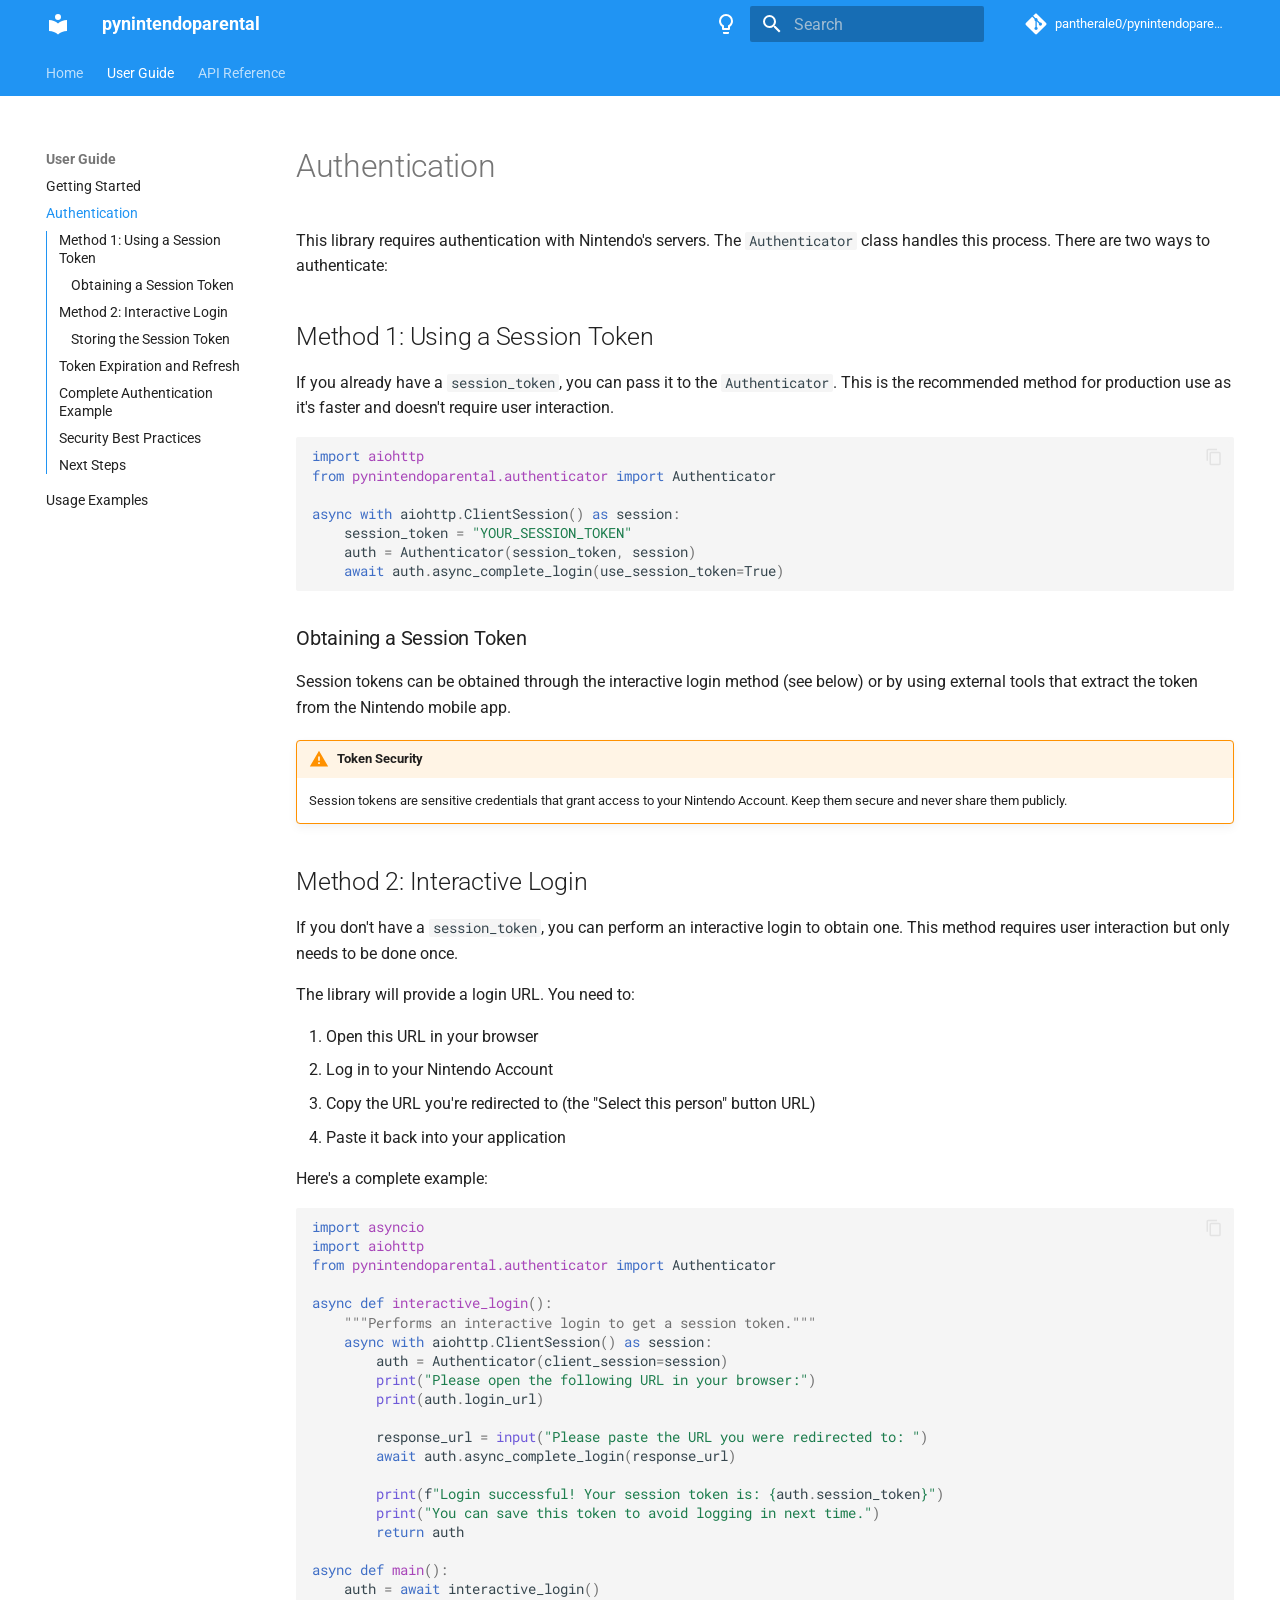
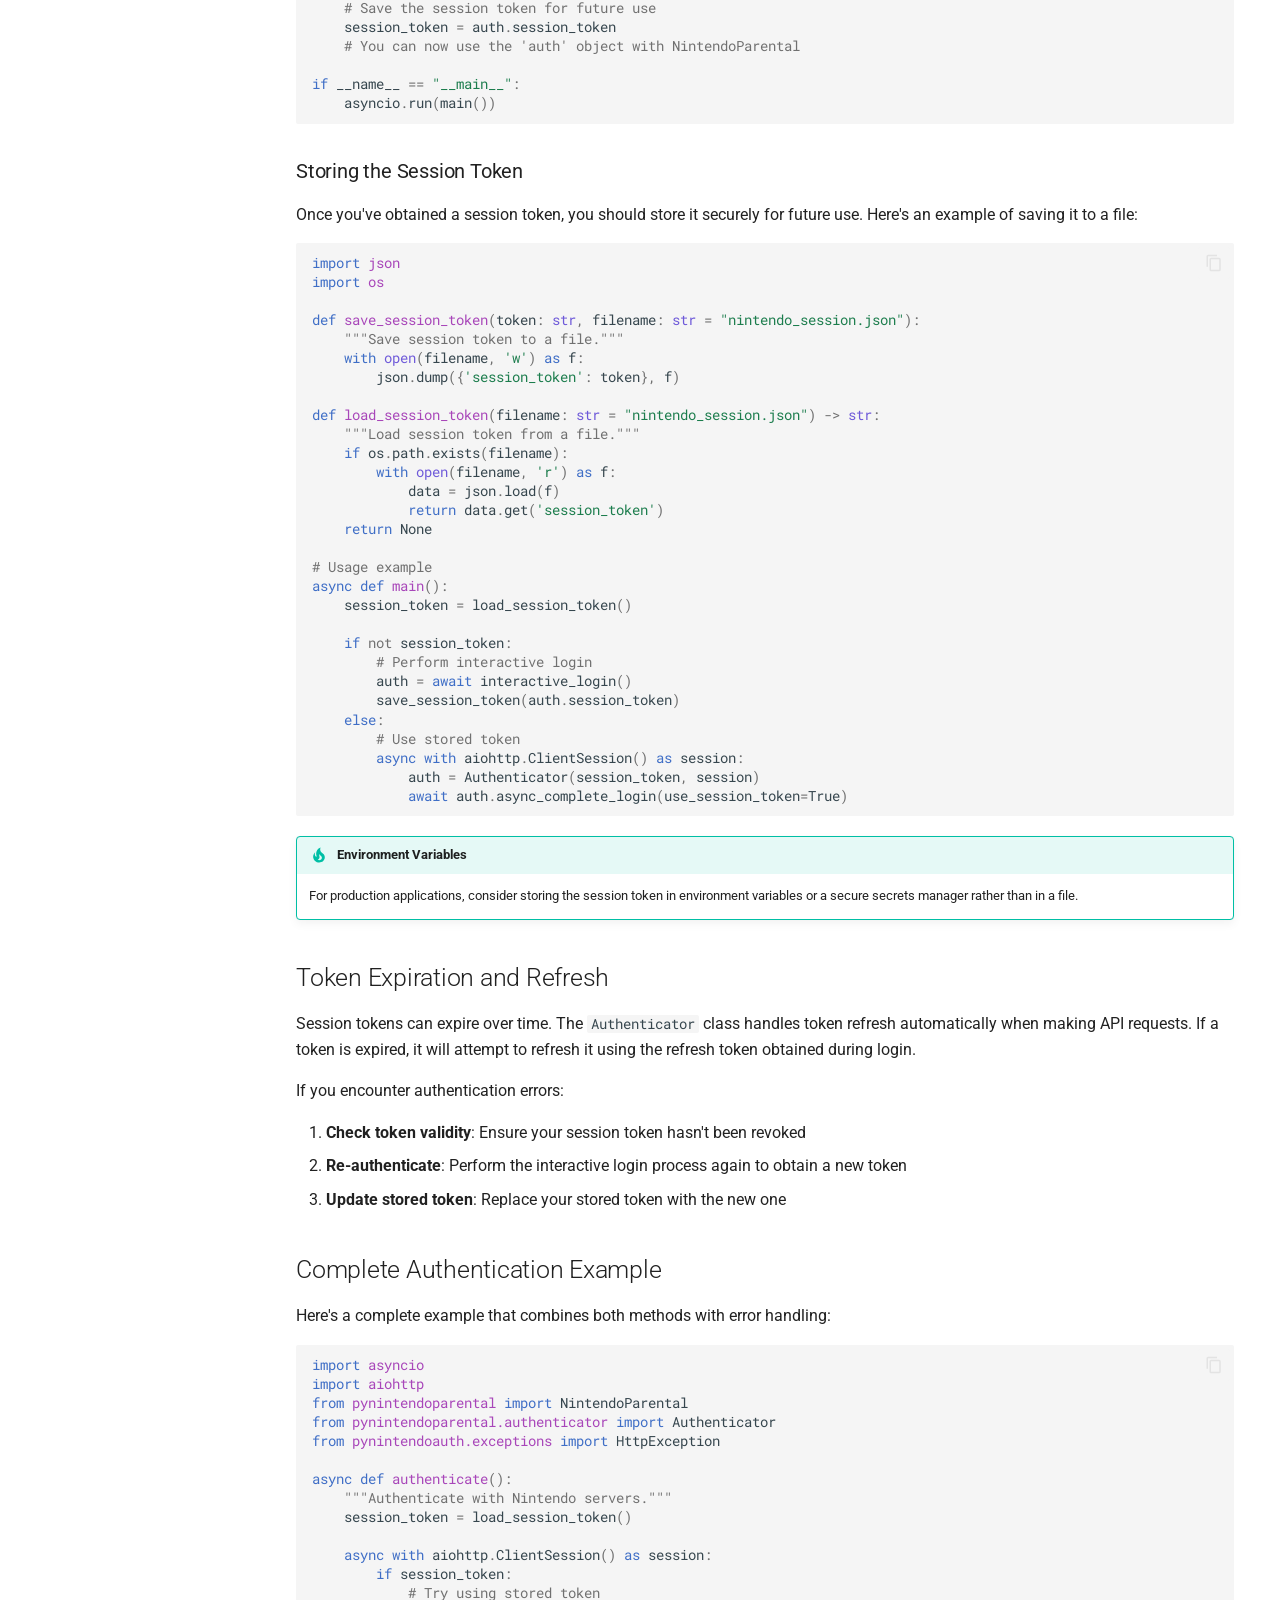
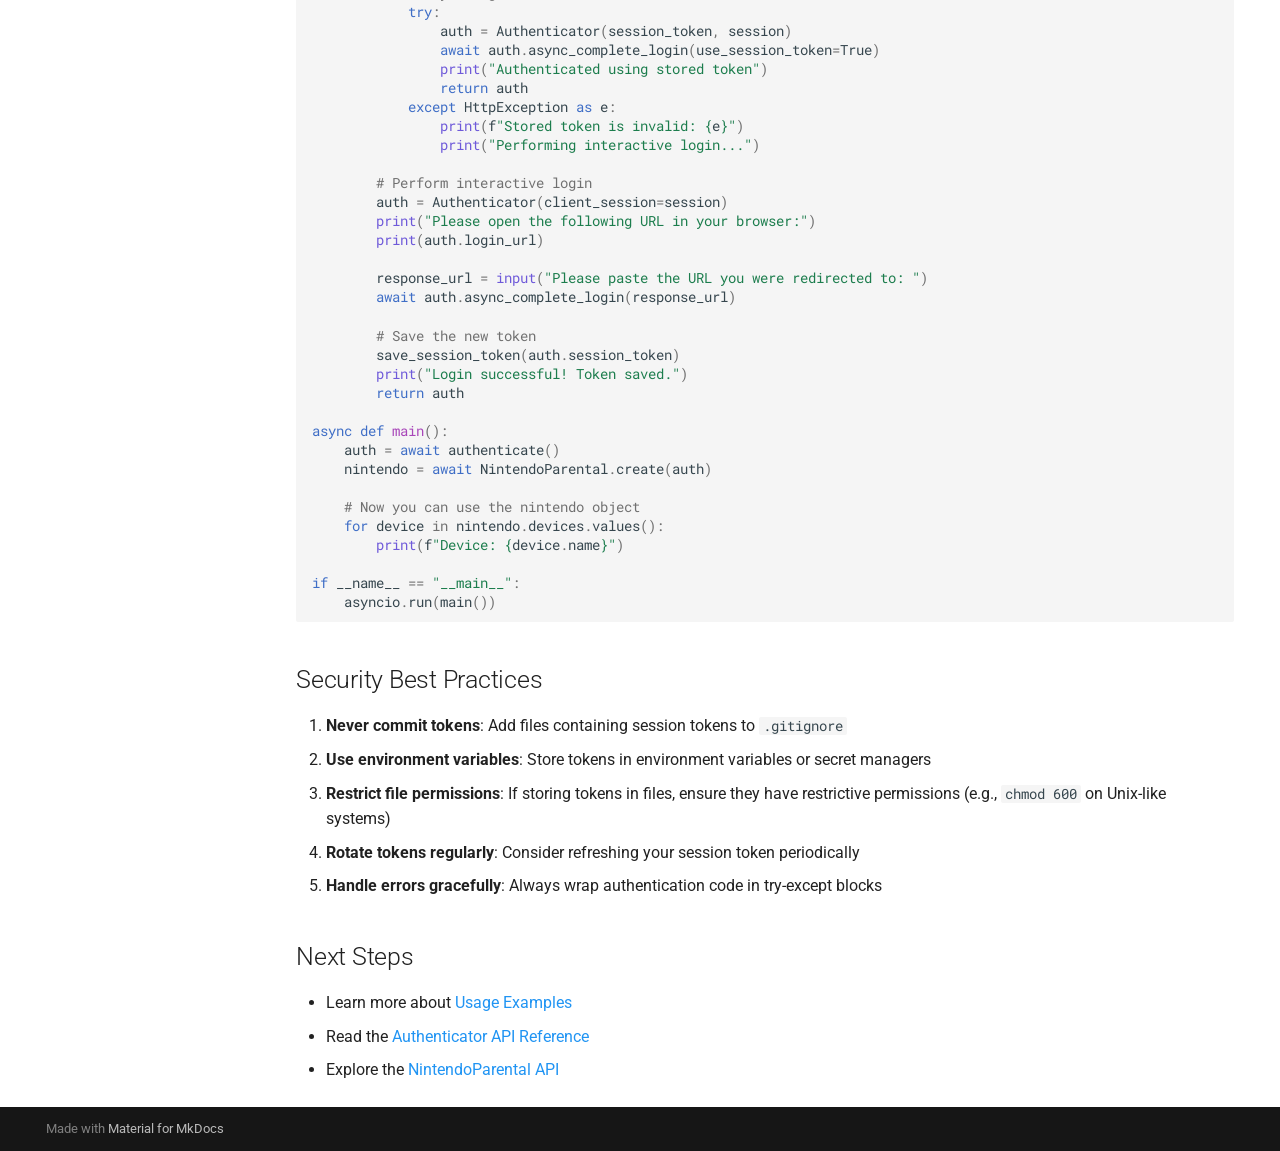
<file: guide/authentication/index.html>
<!doctype html>
<html lang="en" class="no-js">
  <head>
    
      <meta charset="utf-8">
      <meta name="viewport" content="width=device-width,initial-scale=1">
      
        <meta name="description" content="Python API for Nintendo Switch Parental Controls">
      
      
        <meta name="author" content="pantherale0">
      
      
        <link rel="canonical" href="https://pantherale0.github.io/pynintendoparental/guide/authentication/">
      
      
        <link rel="prev" href="../getting-started/">
      
      
        <link rel="next" href="../examples/">
      
      
        
      
      
      <link rel="icon" href="../../assets/images/favicon.png">
      <meta name="generator" content="mkdocs-1.6.1, mkdocs-material-9.7.7">
    
    
      
        <title>Authentication - pynintendoparental</title>
      
    
    
      <link rel="stylesheet" href="../../assets/stylesheets/main.ec1eaa64.min.css">
      
        
        <link rel="stylesheet" href="../../assets/stylesheets/palette.ab4e12ef.min.css">
      
      


    
    
      
    
    
      
        
        
        <link rel="preconnect" href="https://fonts.gstatic.com" crossorigin>
        <link rel="stylesheet" href="https://fonts.googleapis.com/css?family=Roboto:300,300i,400,400i,700,700i%7CRoboto+Mono:400,400i,700,700i&display=fallback">
        <style>:root{--md-text-font:"Roboto";--md-code-font:"Roboto Mono"}</style>
      
    
    
      <link rel="stylesheet" href="../../assets/_mkdocstrings.css">
    
      <link rel="stylesheet" href="../../stylesheets/extra.css">
    
    <script>__md_scope=new URL("../..",location),__md_hash=e=>[...e].reduce(((e,_)=>(e<<5)-e+_.charCodeAt(0)),0),__md_get=(e,_=localStorage,t=__md_scope)=>JSON.parse(_.getItem(t.pathname+"."+e)),__md_set=(e,_,t=localStorage,a=__md_scope)=>{try{t.setItem(a.pathname+"."+e,JSON.stringify(_))}catch(e){}}</script>
    
      

    
    
  </head>
  
  
    
    
      
    
    
    
    
    <body dir="ltr" data-md-color-scheme="default" data-md-color-primary="blue" data-md-color-accent="light-blue">
  
    
    <input class="md-toggle" data-md-toggle="drawer" type="checkbox" id="__drawer" autocomplete="off">
    <input class="md-toggle" data-md-toggle="search" type="checkbox" id="__search" autocomplete="off">
    <label class="md-overlay" for="__drawer"></label>
    <div data-md-component="skip">
      
        
        <a href="#authentication" class="md-skip">
          Skip to content
        </a>
      
    </div>
    <div data-md-component="announce">
      
    </div>
    
    
      

<header class="md-header" data-md-component="header">
  <nav class="md-header__inner md-grid" aria-label="Header">
    <a href="../.." title="pynintendoparental" class="md-header__button md-logo" aria-label="pynintendoparental" data-md-component="logo">
      
  
  <svg xmlns="http://www.w3.org/2000/svg" viewBox="0 0 24 24"><path d="M12 8a3 3 0 0 0 3-3 3 3 0 0 0-3-3 3 3 0 0 0-3 3 3 3 0 0 0 3 3m0 3.54C9.64 9.35 6.5 8 3 8v11c3.5 0 6.64 1.35 9 3.54 2.36-2.19 5.5-3.54 9-3.54V8c-3.5 0-6.64 1.35-9 3.54"/></svg>

    </a>
    <label class="md-header__button md-icon" for="__drawer">
      
      <svg xmlns="http://www.w3.org/2000/svg" viewBox="0 0 24 24"><path d="M3 6h18v2H3zm0 5h18v2H3zm0 5h18v2H3z"/></svg>
    </label>
    <div class="md-header__title" data-md-component="header-title">
      <div class="md-header__ellipsis">
        <div class="md-header__topic">
          <span class="md-ellipsis">
            pynintendoparental
          </span>
        </div>
        <div class="md-header__topic" data-md-component="header-topic">
          <span class="md-ellipsis">
            
              Authentication
            
          </span>
        </div>
      </div>
    </div>
    
      
        <form class="md-header__option" data-md-component="palette">
  
    
    
    
    <input class="md-option" data-md-color-media="" data-md-color-scheme="default" data-md-color-primary="blue" data-md-color-accent="light-blue"  aria-label="Switch to dark mode"  type="radio" name="__palette" id="__palette_0">
    
      <label class="md-header__button md-icon" title="Switch to dark mode" for="__palette_1" hidden>
        <svg xmlns="http://www.w3.org/2000/svg" viewBox="0 0 24 24"><path d="M12 2a7 7 0 0 1 7 7c0 2.38-1.19 4.47-3 5.74V17a1 1 0 0 1-1 1H9a1 1 0 0 1-1-1v-2.26C6.19 13.47 5 11.38 5 9a7 7 0 0 1 7-7M9 21v-1h6v1a1 1 0 0 1-1 1h-4a1 1 0 0 1-1-1m3-17a5 5 0 0 0-5 5c0 2.05 1.23 3.81 3 4.58V16h4v-2.42c1.77-.77 3-2.53 3-4.58a5 5 0 0 0-5-5"/></svg>
      </label>
    
  
    
    
    
    <input class="md-option" data-md-color-media="" data-md-color-scheme="slate" data-md-color-primary="blue" data-md-color-accent="light-blue"  aria-label="Switch to light mode"  type="radio" name="__palette" id="__palette_1">
    
      <label class="md-header__button md-icon" title="Switch to light mode" for="__palette_0" hidden>
        <svg xmlns="http://www.w3.org/2000/svg" viewBox="0 0 24 24"><path d="M12 2a7 7 0 0 0-7 7c0 2.38 1.19 4.47 3 5.74V17a1 1 0 0 0 1 1h6a1 1 0 0 0 1-1v-2.26c1.81-1.27 3-3.36 3-5.74a7 7 0 0 0-7-7M9 21a1 1 0 0 0 1 1h4a1 1 0 0 0 1-1v-1H9z"/></svg>
      </label>
    
  
</form>
      
    
    
      <script>var palette=__md_get("__palette");if(palette&&palette.color){if("(prefers-color-scheme)"===palette.color.media){var media=matchMedia("(prefers-color-scheme: light)"),input=document.querySelector(media.matches?"[data-md-color-media='(prefers-color-scheme: light)']":"[data-md-color-media='(prefers-color-scheme: dark)']");palette.color.media=input.getAttribute("data-md-color-media"),palette.color.scheme=input.getAttribute("data-md-color-scheme"),palette.color.primary=input.getAttribute("data-md-color-primary"),palette.color.accent=input.getAttribute("data-md-color-accent")}for(var[key,value]of Object.entries(palette.color))document.body.setAttribute("data-md-color-"+key,value)}</script>
    
    
    
      
      
        <label class="md-header__button md-icon" for="__search">
          
          <svg xmlns="http://www.w3.org/2000/svg" viewBox="0 0 24 24"><path d="M9.5 3A6.5 6.5 0 0 1 16 9.5c0 1.61-.59 3.09-1.56 4.23l.27.27h.79l5 5-1.5 1.5-5-5v-.79l-.27-.27A6.52 6.52 0 0 1 9.5 16 6.5 6.5 0 0 1 3 9.5 6.5 6.5 0 0 1 9.5 3m0 2C7 5 5 7 5 9.5S7 14 9.5 14 14 12 14 9.5 12 5 9.5 5"/></svg>
        </label>
        <div class="md-search" data-md-component="search" role="dialog">
  <label class="md-search__overlay" for="__search"></label>
  <div class="md-search__inner" role="search">
    <form class="md-search__form" name="search">
      <input type="text" class="md-search__input" name="query" aria-label="Search" placeholder="Search" autocapitalize="off" autocorrect="off" autocomplete="off" spellcheck="false" data-md-component="search-query" required>
      <label class="md-search__icon md-icon" for="__search">
        
        <svg xmlns="http://www.w3.org/2000/svg" viewBox="0 0 24 24"><path d="M9.5 3A6.5 6.5 0 0 1 16 9.5c0 1.61-.59 3.09-1.56 4.23l.27.27h.79l5 5-1.5 1.5-5-5v-.79l-.27-.27A6.52 6.52 0 0 1 9.5 16 6.5 6.5 0 0 1 3 9.5 6.5 6.5 0 0 1 9.5 3m0 2C7 5 5 7 5 9.5S7 14 9.5 14 14 12 14 9.5 12 5 9.5 5"/></svg>
        
        <svg xmlns="http://www.w3.org/2000/svg" viewBox="0 0 24 24"><path d="M20 11v2H8l5.5 5.5-1.42 1.42L4.16 12l7.92-7.92L13.5 5.5 8 11z"/></svg>
      </label>
      <nav class="md-search__options" aria-label="Search">
        
        <button type="reset" class="md-search__icon md-icon" title="Clear" aria-label="Clear" tabindex="-1">
          
          <svg xmlns="http://www.w3.org/2000/svg" viewBox="0 0 24 24"><path d="M19 6.41 17.59 5 12 10.59 6.41 5 5 6.41 10.59 12 5 17.59 6.41 19 12 13.41 17.59 19 19 17.59 13.41 12z"/></svg>
        </button>
      </nav>
      
        <div class="md-search__suggest" data-md-component="search-suggest"></div>
      
    </form>
    <div class="md-search__output">
      <div class="md-search__scrollwrap" tabindex="0" data-md-scrollfix>
        <div class="md-search-result" data-md-component="search-result">
          <div class="md-search-result__meta">
            Initializing search
          </div>
          <ol class="md-search-result__list" role="presentation"></ol>
        </div>
      </div>
    </div>
  </div>
</div>
      
    
    
      <div class="md-header__source">
        <a href="https://github.com/pantherale0/pynintendoparental" title="Go to repository" class="md-source" data-md-component="source">
  <div class="md-source__icon md-icon">
    
    <svg xmlns="http://www.w3.org/2000/svg" viewBox="0 0 448 512"><!--! Font Awesome Free 7.1.0 by @fontawesome - https://fontawesome.com License - https://fontawesome.com/license/free (Icons: CC BY 4.0, Fonts: SIL OFL 1.1, Code: MIT License) Copyright 2025 Fonticons, Inc.--><path d="M439.6 236.1 244 40.5c-5.4-5.5-12.8-8.5-20.4-8.5s-15 3-20.4 8.4L162.5 81l51.5 51.5c27.1-9.1 52.7 16.8 43.4 43.7l49.7 49.7c34.2-11.8 61.2 31 35.5 56.7-26.5 26.5-70.2-2.9-56-37.3L240.3 199v121.9c25.3 12.5 22.3 41.8 9.1 55-6.4 6.4-15.2 10.1-24.3 10.1s-17.8-3.6-24.3-10.1c-17.6-17.6-11.1-46.9 11.2-56v-123c-20.8-8.5-24.6-30.7-18.6-45L142.6 101 8.5 235.1C3 240.6 0 247.9 0 255.5s3 15 8.5 20.4l195.6 195.7c5.4 5.4 12.7 8.4 20.4 8.4s15-3 20.4-8.4l194.7-194.7c5.4-5.4 8.4-12.8 8.4-20.4s-3-15-8.4-20.4"/></svg>
  </div>
  <div class="md-source__repository">
    pantherale0/pynintendoparental
  </div>
</a>
      </div>
    
  </nav>
  
</header>
    
    <div class="md-container" data-md-component="container">
      
      
        
          
            
<nav class="md-tabs" aria-label="Tabs" data-md-component="tabs">
  <div class="md-grid">
    <ul class="md-tabs__list">
      
        
  
  
  
  
    <li class="md-tabs__item">
      <a href="../.." class="md-tabs__link">
        
  
  
    
  
  Home

      </a>
    </li>
  

      
        
  
  
  
    
  
  
    
    
      <li class="md-tabs__item md-tabs__item--active">
        <a href="../getting-started/" class="md-tabs__link">
          
  
  
  User Guide

        </a>
      </li>
    
  

      
        
  
  
  
  
    
    
      <li class="md-tabs__item">
        <a href="../../api/nintendoparental/" class="md-tabs__link">
          
  
  
  API Reference

        </a>
      </li>
    
  

      
    </ul>
  </div>
</nav>
          
        
      
      <main class="md-main" data-md-component="main">
        <div class="md-main__inner md-grid">
          
            
              
              <div class="md-sidebar md-sidebar--primary" data-md-component="sidebar" data-md-type="navigation" >
                <div class="md-sidebar__scrollwrap">
                  <div class="md-sidebar__inner">
                    


  


  

<nav class="md-nav md-nav--primary md-nav--lifted md-nav--integrated" aria-label="Navigation" data-md-level="0">
  <label class="md-nav__title" for="__drawer">
    <a href="../.." title="pynintendoparental" class="md-nav__button md-logo" aria-label="pynintendoparental" data-md-component="logo">
      
  
  <svg xmlns="http://www.w3.org/2000/svg" viewBox="0 0 24 24"><path d="M12 8a3 3 0 0 0 3-3 3 3 0 0 0-3-3 3 3 0 0 0-3 3 3 3 0 0 0 3 3m0 3.54C9.64 9.35 6.5 8 3 8v11c3.5 0 6.64 1.35 9 3.54 2.36-2.19 5.5-3.54 9-3.54V8c-3.5 0-6.64 1.35-9 3.54"/></svg>

    </a>
    pynintendoparental
  </label>
  
    <div class="md-nav__source">
      <a href="https://github.com/pantherale0/pynintendoparental" title="Go to repository" class="md-source" data-md-component="source">
  <div class="md-source__icon md-icon">
    
    <svg xmlns="http://www.w3.org/2000/svg" viewBox="0 0 448 512"><!--! Font Awesome Free 7.1.0 by @fontawesome - https://fontawesome.com License - https://fontawesome.com/license/free (Icons: CC BY 4.0, Fonts: SIL OFL 1.1, Code: MIT License) Copyright 2025 Fonticons, Inc.--><path d="M439.6 236.1 244 40.5c-5.4-5.5-12.8-8.5-20.4-8.5s-15 3-20.4 8.4L162.5 81l51.5 51.5c27.1-9.1 52.7 16.8 43.4 43.7l49.7 49.7c34.2-11.8 61.2 31 35.5 56.7-26.5 26.5-70.2-2.9-56-37.3L240.3 199v121.9c25.3 12.5 22.3 41.8 9.1 55-6.4 6.4-15.2 10.1-24.3 10.1s-17.8-3.6-24.3-10.1c-17.6-17.6-11.1-46.9 11.2-56v-123c-20.8-8.5-24.6-30.7-18.6-45L142.6 101 8.5 235.1C3 240.6 0 247.9 0 255.5s3 15 8.5 20.4l195.6 195.7c5.4 5.4 12.7 8.4 20.4 8.4s15-3 20.4-8.4l194.7-194.7c5.4-5.4 8.4-12.8 8.4-20.4s-3-15-8.4-20.4"/></svg>
  </div>
  <div class="md-source__repository">
    pantherale0/pynintendoparental
  </div>
</a>
    </div>
  
  <ul class="md-nav__list" data-md-scrollfix>
    
      
      
  
  
  
  
    <li class="md-nav__item">
      <a href="../.." class="md-nav__link">
        
  
  
  <span class="md-ellipsis">
    
  
    Home
  

    
  </span>
  
  

      </a>
    </li>
  

    
      
      
  
  
    
  
  
  
    
    
    
    
      
        
        
      
      
        
      
    
    
    <li class="md-nav__item md-nav__item--active md-nav__item--section md-nav__item--nested">
      
        
        
        <input class="md-nav__toggle md-toggle " type="checkbox" id="__nav_2" checked>
        
          
          <label class="md-nav__link" for="__nav_2" id="__nav_2_label" tabindex="">
            
  
  
  <span class="md-ellipsis">
    
  
    User Guide
  

    
  </span>
  
  

            <span class="md-nav__icon md-icon"></span>
          </label>
        
        <nav class="md-nav" data-md-level="1" aria-labelledby="__nav_2_label" aria-expanded="true">
          <label class="md-nav__title" for="__nav_2">
            <span class="md-nav__icon md-icon"></span>
            
  
    User Guide
  

          </label>
          <ul class="md-nav__list" data-md-scrollfix>
            
              
                
  
  
  
  
    <li class="md-nav__item">
      <a href="../getting-started/" class="md-nav__link">
        
  
  
  <span class="md-ellipsis">
    
  
    Getting Started
  

    
  </span>
  
  

      </a>
    </li>
  

              
            
              
                
  
  
    
  
  
  
    <li class="md-nav__item md-nav__item--active">
      
      <input class="md-nav__toggle md-toggle" type="checkbox" id="__toc">
      
      
        
      
      
        <label class="md-nav__link md-nav__link--active" for="__toc">
          
  
  
  <span class="md-ellipsis">
    
  
    Authentication
  

    
  </span>
  
  

          <span class="md-nav__icon md-icon"></span>
        </label>
      
      <a href="./" class="md-nav__link md-nav__link--active">
        
  
  
  <span class="md-ellipsis">
    
  
    Authentication
  

    
  </span>
  
  

      </a>
      
        

<nav class="md-nav md-nav--secondary" aria-label="Table of contents">
  
  
  
    
  
  
    <label class="md-nav__title" for="__toc">
      <span class="md-nav__icon md-icon"></span>
      Table of contents
    </label>
    <ul class="md-nav__list" data-md-component="toc" data-md-scrollfix>
      
        <li class="md-nav__item">
  <a href="#method-1-using-a-session-token" class="md-nav__link">
    <span class="md-ellipsis">
      
        Method 1: Using a Session Token
      
    </span>
  </a>
  
    <nav class="md-nav" aria-label="Method 1: Using a Session Token">
      <ul class="md-nav__list">
        
          <li class="md-nav__item">
  <a href="#obtaining-a-session-token" class="md-nav__link">
    <span class="md-ellipsis">
      
        Obtaining a Session Token
      
    </span>
  </a>
  
</li>
        
      </ul>
    </nav>
  
</li>
      
        <li class="md-nav__item">
  <a href="#method-2-interactive-login" class="md-nav__link">
    <span class="md-ellipsis">
      
        Method 2: Interactive Login
      
    </span>
  </a>
  
    <nav class="md-nav" aria-label="Method 2: Interactive Login">
      <ul class="md-nav__list">
        
          <li class="md-nav__item">
  <a href="#storing-the-session-token" class="md-nav__link">
    <span class="md-ellipsis">
      
        Storing the Session Token
      
    </span>
  </a>
  
</li>
        
      </ul>
    </nav>
  
</li>
      
        <li class="md-nav__item">
  <a href="#token-expiration-and-refresh" class="md-nav__link">
    <span class="md-ellipsis">
      
        Token Expiration and Refresh
      
    </span>
  </a>
  
</li>
      
        <li class="md-nav__item">
  <a href="#complete-authentication-example" class="md-nav__link">
    <span class="md-ellipsis">
      
        Complete Authentication Example
      
    </span>
  </a>
  
</li>
      
        <li class="md-nav__item">
  <a href="#security-best-practices" class="md-nav__link">
    <span class="md-ellipsis">
      
        Security Best Practices
      
    </span>
  </a>
  
</li>
      
        <li class="md-nav__item">
  <a href="#next-steps" class="md-nav__link">
    <span class="md-ellipsis">
      
        Next Steps
      
    </span>
  </a>
  
</li>
      
    </ul>
  
</nav>
      
    </li>
  

              
            
              
                
  
  
  
  
    <li class="md-nav__item">
      <a href="../examples/" class="md-nav__link">
        
  
  
  <span class="md-ellipsis">
    
  
    Usage Examples
  

    
  </span>
  
  

      </a>
    </li>
  

              
            
          </ul>
        </nav>
      
    </li>
  

    
      
      
  
  
  
  
    
    
    
    
      
      
        
      
    
    
    <li class="md-nav__item md-nav__item--nested">
      
        
        
          
        
        <input class="md-nav__toggle md-toggle md-toggle--indeterminate" type="checkbox" id="__nav_3" >
        
          
          <label class="md-nav__link" for="__nav_3" id="__nav_3_label" tabindex="0">
            
  
  
  <span class="md-ellipsis">
    
  
    API Reference
  

    
  </span>
  
  

            <span class="md-nav__icon md-icon"></span>
          </label>
        
        <nav class="md-nav" data-md-level="1" aria-labelledby="__nav_3_label" aria-expanded="false">
          <label class="md-nav__title" for="__nav_3">
            <span class="md-nav__icon md-icon"></span>
            
  
    API Reference
  

          </label>
          <ul class="md-nav__list" data-md-scrollfix>
            
              
                
  
  
  
  
    <li class="md-nav__item">
      <a href="../../api/nintendoparental/" class="md-nav__link">
        
  
  
  <span class="md-ellipsis">
    
  
    NintendoParental
  

    
  </span>
  
  

      </a>
    </li>
  

              
            
              
                
  
  
  
  
    <li class="md-nav__item">
      <a href="../../api/device/" class="md-nav__link">
        
  
  
  <span class="md-ellipsis">
    
  
    Device
  

    
  </span>
  
  

      </a>
    </li>
  

              
            
              
                
  
  
  
  
    <li class="md-nav__item">
      <a href="../../api/player/" class="md-nav__link">
        
  
  
  <span class="md-ellipsis">
    
  
    Player
  

    
  </span>
  
  

      </a>
    </li>
  

              
            
              
                
  
  
  
  
    <li class="md-nav__item">
      <a href="../../api/application/" class="md-nav__link">
        
  
  
  <span class="md-ellipsis">
    
  
    Application
  

    
  </span>
  
  

      </a>
    </li>
  

              
            
              
                
  
  
  
  
    <li class="md-nav__item">
      <a href="../../api/authenticator/" class="md-nav__link">
        
  
  
  <span class="md-ellipsis">
    
  
    Authenticator
  

    
  </span>
  
  

      </a>
    </li>
  

              
            
              
                
  
  
  
  
    <li class="md-nav__item">
      <a href="../../api/enums/" class="md-nav__link">
        
  
  
  <span class="md-ellipsis">
    
  
    Enums
  

    
  </span>
  
  

      </a>
    </li>
  

              
            
              
                
  
  
  
  
    <li class="md-nav__item">
      <a href="../../api/exceptions/" class="md-nav__link">
        
  
  
  <span class="md-ellipsis">
    
  
    Exceptions
  

    
  </span>
  
  

      </a>
    </li>
  

              
            
          </ul>
        </nav>
      
    </li>
  

    
  </ul>
</nav>
                  </div>
                </div>
              </div>
            
            
          
          
            <div class="md-content" data-md-component="content">
              
              <article class="md-content__inner md-typeset">
                
                  


  
  


<h1 id="authentication">Authentication<a class="headerlink" href="#authentication" title="Permanent link">&para;</a></h1>
<p>This library requires authentication with Nintendo's servers. The <code>Authenticator</code> class handles this process. There are two ways to authenticate:</p>
<h2 id="method-1-using-a-session-token">Method 1: Using a Session Token<a class="headerlink" href="#method-1-using-a-session-token" title="Permanent link">&para;</a></h2>
<p>If you already have a <code>session_token</code>, you can pass it to the <code>Authenticator</code>. This is the recommended method for production use as it's faster and doesn't require user interaction.</p>
<div class="highlight"><pre><span></span><code><span class="kn">import</span><span class="w"> </span><span class="nn">aiohttp</span>
<span class="kn">from</span><span class="w"> </span><span class="nn">pynintendoparental.authenticator</span><span class="w"> </span><span class="kn">import</span> <span class="n">Authenticator</span>

<span class="k">async</span> <span class="k">with</span> <span class="n">aiohttp</span><span class="o">.</span><span class="n">ClientSession</span><span class="p">()</span> <span class="k">as</span> <span class="n">session</span><span class="p">:</span>
    <span class="n">session_token</span> <span class="o">=</span> <span class="s2">"YOUR_SESSION_TOKEN"</span>
    <span class="n">auth</span> <span class="o">=</span> <span class="n">Authenticator</span><span class="p">(</span><span class="n">session_token</span><span class="p">,</span> <span class="n">session</span><span class="p">)</span>
    <span class="k">await</span> <span class="n">auth</span><span class="o">.</span><span class="n">async_complete_login</span><span class="p">(</span><span class="n">use_session_token</span><span class="o">=</span><span class="kc">True</span><span class="p">)</span>
</code></pre></div>
<h3 id="obtaining-a-session-token">Obtaining a Session Token<a class="headerlink" href="#obtaining-a-session-token" title="Permanent link">&para;</a></h3>
<p>Session tokens can be obtained through the interactive login method (see below) or by using external tools that extract the token from the Nintendo mobile app.</p>
<div class="admonition warning">
<p class="admonition-title">Token Security</p>
<p>Session tokens are sensitive credentials that grant access to your Nintendo Account. Keep them secure and never share them publicly.</p>
</div>
<h2 id="method-2-interactive-login">Method 2: Interactive Login<a class="headerlink" href="#method-2-interactive-login" title="Permanent link">&para;</a></h2>
<p>If you don't have a <code>session_token</code>, you can perform an interactive login to obtain one. This method requires user interaction but only needs to be done once.</p>
<p>The library will provide a login URL. You need to:</p>
<ol>
<li>Open this URL in your browser</li>
<li>Log in to your Nintendo Account</li>
<li>Copy the URL you're redirected to (the "Select this person" button URL)</li>
<li>Paste it back into your application</li>
</ol>
<p>Here's a complete example:</p>
<div class="highlight"><pre><span></span><code><span class="kn">import</span><span class="w"> </span><span class="nn">asyncio</span>
<span class="kn">import</span><span class="w"> </span><span class="nn">aiohttp</span>
<span class="kn">from</span><span class="w"> </span><span class="nn">pynintendoparental.authenticator</span><span class="w"> </span><span class="kn">import</span> <span class="n">Authenticator</span>

<span class="k">async</span> <span class="k">def</span><span class="w"> </span><span class="nf">interactive_login</span><span class="p">():</span>
<span class="w">    </span><span class="sd">"""Performs an interactive login to get a session token."""</span>
    <span class="k">async</span> <span class="k">with</span> <span class="n">aiohttp</span><span class="o">.</span><span class="n">ClientSession</span><span class="p">()</span> <span class="k">as</span> <span class="n">session</span><span class="p">:</span>
        <span class="n">auth</span> <span class="o">=</span> <span class="n">Authenticator</span><span class="p">(</span><span class="n">client_session</span><span class="o">=</span><span class="n">session</span><span class="p">)</span>
        <span class="nb">print</span><span class="p">(</span><span class="s2">"Please open the following URL in your browser:"</span><span class="p">)</span>
        <span class="nb">print</span><span class="p">(</span><span class="n">auth</span><span class="o">.</span><span class="n">login_url</span><span class="p">)</span>

        <span class="n">response_url</span> <span class="o">=</span> <span class="nb">input</span><span class="p">(</span><span class="s2">"Please paste the URL you were redirected to: "</span><span class="p">)</span>
        <span class="k">await</span> <span class="n">auth</span><span class="o">.</span><span class="n">async_complete_login</span><span class="p">(</span><span class="n">response_url</span><span class="p">)</span>

        <span class="nb">print</span><span class="p">(</span><span class="sa">f</span><span class="s2">"Login successful! Your session token is: </span><span class="si">{</span><span class="n">auth</span><span class="o">.</span><span class="n">session_token</span><span class="si">}</span><span class="s2">"</span><span class="p">)</span>
        <span class="nb">print</span><span class="p">(</span><span class="s2">"You can save this token to avoid logging in next time."</span><span class="p">)</span>
        <span class="k">return</span> <span class="n">auth</span>

<span class="k">async</span> <span class="k">def</span><span class="w"> </span><span class="nf">main</span><span class="p">():</span>
    <span class="n">auth</span> <span class="o">=</span> <span class="k">await</span> <span class="n">interactive_login</span><span class="p">()</span>
    <span class="c1"># Save the session token for future use</span>
    <span class="n">session_token</span> <span class="o">=</span> <span class="n">auth</span><span class="o">.</span><span class="n">session_token</span>
    <span class="c1"># You can now use the 'auth' object with NintendoParental</span>

<span class="k">if</span> <span class="vm">__name__</span> <span class="o">==</span> <span class="s2">"__main__"</span><span class="p">:</span>
    <span class="n">asyncio</span><span class="o">.</span><span class="n">run</span><span class="p">(</span><span class="n">main</span><span class="p">())</span>
</code></pre></div>
<h3 id="storing-the-session-token">Storing the Session Token<a class="headerlink" href="#storing-the-session-token" title="Permanent link">&para;</a></h3>
<p>Once you've obtained a session token, you should store it securely for future use. Here's an example of saving it to a file:</p>
<div class="highlight"><pre><span></span><code><span class="kn">import</span><span class="w"> </span><span class="nn">json</span>
<span class="kn">import</span><span class="w"> </span><span class="nn">os</span>

<span class="k">def</span><span class="w"> </span><span class="nf">save_session_token</span><span class="p">(</span><span class="n">token</span><span class="p">:</span> <span class="nb">str</span><span class="p">,</span> <span class="n">filename</span><span class="p">:</span> <span class="nb">str</span> <span class="o">=</span> <span class="s2">"nintendo_session.json"</span><span class="p">):</span>
<span class="w">    </span><span class="sd">"""Save session token to a file."""</span>
    <span class="k">with</span> <span class="nb">open</span><span class="p">(</span><span class="n">filename</span><span class="p">,</span> <span class="s1">'w'</span><span class="p">)</span> <span class="k">as</span> <span class="n">f</span><span class="p">:</span>
        <span class="n">json</span><span class="o">.</span><span class="n">dump</span><span class="p">({</span><span class="s1">'session_token'</span><span class="p">:</span> <span class="n">token</span><span class="p">},</span> <span class="n">f</span><span class="p">)</span>

<span class="k">def</span><span class="w"> </span><span class="nf">load_session_token</span><span class="p">(</span><span class="n">filename</span><span class="p">:</span> <span class="nb">str</span> <span class="o">=</span> <span class="s2">"nintendo_session.json"</span><span class="p">)</span> <span class="o">-&gt;</span> <span class="nb">str</span><span class="p">:</span>
<span class="w">    </span><span class="sd">"""Load session token from a file."""</span>
    <span class="k">if</span> <span class="n">os</span><span class="o">.</span><span class="n">path</span><span class="o">.</span><span class="n">exists</span><span class="p">(</span><span class="n">filename</span><span class="p">):</span>
        <span class="k">with</span> <span class="nb">open</span><span class="p">(</span><span class="n">filename</span><span class="p">,</span> <span class="s1">'r'</span><span class="p">)</span> <span class="k">as</span> <span class="n">f</span><span class="p">:</span>
            <span class="n">data</span> <span class="o">=</span> <span class="n">json</span><span class="o">.</span><span class="n">load</span><span class="p">(</span><span class="n">f</span><span class="p">)</span>
            <span class="k">return</span> <span class="n">data</span><span class="o">.</span><span class="n">get</span><span class="p">(</span><span class="s1">'session_token'</span><span class="p">)</span>
    <span class="k">return</span> <span class="kc">None</span>

<span class="c1"># Usage example</span>
<span class="k">async</span> <span class="k">def</span><span class="w"> </span><span class="nf">main</span><span class="p">():</span>
    <span class="n">session_token</span> <span class="o">=</span> <span class="n">load_session_token</span><span class="p">()</span>

    <span class="k">if</span> <span class="ow">not</span> <span class="n">session_token</span><span class="p">:</span>
        <span class="c1"># Perform interactive login</span>
        <span class="n">auth</span> <span class="o">=</span> <span class="k">await</span> <span class="n">interactive_login</span><span class="p">()</span>
        <span class="n">save_session_token</span><span class="p">(</span><span class="n">auth</span><span class="o">.</span><span class="n">session_token</span><span class="p">)</span>
    <span class="k">else</span><span class="p">:</span>
        <span class="c1"># Use stored token</span>
        <span class="k">async</span> <span class="k">with</span> <span class="n">aiohttp</span><span class="o">.</span><span class="n">ClientSession</span><span class="p">()</span> <span class="k">as</span> <span class="n">session</span><span class="p">:</span>
            <span class="n">auth</span> <span class="o">=</span> <span class="n">Authenticator</span><span class="p">(</span><span class="n">session_token</span><span class="p">,</span> <span class="n">session</span><span class="p">)</span>
            <span class="k">await</span> <span class="n">auth</span><span class="o">.</span><span class="n">async_complete_login</span><span class="p">(</span><span class="n">use_session_token</span><span class="o">=</span><span class="kc">True</span><span class="p">)</span>
</code></pre></div>
<div class="admonition tip">
<p class="admonition-title">Environment Variables</p>
<p>For production applications, consider storing the session token in environment variables or a secure secrets manager rather than in a file.</p>
</div>
<h2 id="token-expiration-and-refresh">Token Expiration and Refresh<a class="headerlink" href="#token-expiration-and-refresh" title="Permanent link">&para;</a></h2>
<p>Session tokens can expire over time. The <code>Authenticator</code> class handles token refresh automatically when making API requests. If a token is expired, it will attempt to refresh it using the refresh token obtained during login.</p>
<p>If you encounter authentication errors:</p>
<ol>
<li><strong>Check token validity</strong>: Ensure your session token hasn't been revoked</li>
<li><strong>Re-authenticate</strong>: Perform the interactive login process again to obtain a new token</li>
<li><strong>Update stored token</strong>: Replace your stored token with the new one</li>
</ol>
<h2 id="complete-authentication-example">Complete Authentication Example<a class="headerlink" href="#complete-authentication-example" title="Permanent link">&para;</a></h2>
<p>Here's a complete example that combines both methods with error handling:</p>
<div class="highlight"><pre><span></span><code><span class="kn">import</span><span class="w"> </span><span class="nn">asyncio</span>
<span class="kn">import</span><span class="w"> </span><span class="nn">aiohttp</span>
<span class="kn">from</span><span class="w"> </span><span class="nn">pynintendoparental</span><span class="w"> </span><span class="kn">import</span> <span class="n">NintendoParental</span>
<span class="kn">from</span><span class="w"> </span><span class="nn">pynintendoparental.authenticator</span><span class="w"> </span><span class="kn">import</span> <span class="n">Authenticator</span>
<span class="kn">from</span><span class="w"> </span><span class="nn">pynintendoauth.exceptions</span><span class="w"> </span><span class="kn">import</span> <span class="n">HttpException</span>

<span class="k">async</span> <span class="k">def</span><span class="w"> </span><span class="nf">authenticate</span><span class="p">():</span>
<span class="w">    </span><span class="sd">"""Authenticate with Nintendo servers."""</span>
    <span class="n">session_token</span> <span class="o">=</span> <span class="n">load_session_token</span><span class="p">()</span>

    <span class="k">async</span> <span class="k">with</span> <span class="n">aiohttp</span><span class="o">.</span><span class="n">ClientSession</span><span class="p">()</span> <span class="k">as</span> <span class="n">session</span><span class="p">:</span>
        <span class="k">if</span> <span class="n">session_token</span><span class="p">:</span>
            <span class="c1"># Try using stored token</span>
            <span class="k">try</span><span class="p">:</span>
                <span class="n">auth</span> <span class="o">=</span> <span class="n">Authenticator</span><span class="p">(</span><span class="n">session_token</span><span class="p">,</span> <span class="n">session</span><span class="p">)</span>
                <span class="k">await</span> <span class="n">auth</span><span class="o">.</span><span class="n">async_complete_login</span><span class="p">(</span><span class="n">use_session_token</span><span class="o">=</span><span class="kc">True</span><span class="p">)</span>
                <span class="nb">print</span><span class="p">(</span><span class="s2">"Authenticated using stored token"</span><span class="p">)</span>
                <span class="k">return</span> <span class="n">auth</span>
            <span class="k">except</span> <span class="n">HttpException</span> <span class="k">as</span> <span class="n">e</span><span class="p">:</span>
                <span class="nb">print</span><span class="p">(</span><span class="sa">f</span><span class="s2">"Stored token is invalid: </span><span class="si">{</span><span class="n">e</span><span class="si">}</span><span class="s2">"</span><span class="p">)</span>
                <span class="nb">print</span><span class="p">(</span><span class="s2">"Performing interactive login..."</span><span class="p">)</span>

        <span class="c1"># Perform interactive login</span>
        <span class="n">auth</span> <span class="o">=</span> <span class="n">Authenticator</span><span class="p">(</span><span class="n">client_session</span><span class="o">=</span><span class="n">session</span><span class="p">)</span>
        <span class="nb">print</span><span class="p">(</span><span class="s2">"Please open the following URL in your browser:"</span><span class="p">)</span>
        <span class="nb">print</span><span class="p">(</span><span class="n">auth</span><span class="o">.</span><span class="n">login_url</span><span class="p">)</span>

        <span class="n">response_url</span> <span class="o">=</span> <span class="nb">input</span><span class="p">(</span><span class="s2">"Please paste the URL you were redirected to: "</span><span class="p">)</span>
        <span class="k">await</span> <span class="n">auth</span><span class="o">.</span><span class="n">async_complete_login</span><span class="p">(</span><span class="n">response_url</span><span class="p">)</span>

        <span class="c1"># Save the new token</span>
        <span class="n">save_session_token</span><span class="p">(</span><span class="n">auth</span><span class="o">.</span><span class="n">session_token</span><span class="p">)</span>
        <span class="nb">print</span><span class="p">(</span><span class="s2">"Login successful! Token saved."</span><span class="p">)</span>
        <span class="k">return</span> <span class="n">auth</span>

<span class="k">async</span> <span class="k">def</span><span class="w"> </span><span class="nf">main</span><span class="p">():</span>
    <span class="n">auth</span> <span class="o">=</span> <span class="k">await</span> <span class="n">authenticate</span><span class="p">()</span>
    <span class="n">nintendo</span> <span class="o">=</span> <span class="k">await</span> <span class="n">NintendoParental</span><span class="o">.</span><span class="n">create</span><span class="p">(</span><span class="n">auth</span><span class="p">)</span>

    <span class="c1"># Now you can use the nintendo object</span>
    <span class="k">for</span> <span class="n">device</span> <span class="ow">in</span> <span class="n">nintendo</span><span class="o">.</span><span class="n">devices</span><span class="o">.</span><span class="n">values</span><span class="p">():</span>
        <span class="nb">print</span><span class="p">(</span><span class="sa">f</span><span class="s2">"Device: </span><span class="si">{</span><span class="n">device</span><span class="o">.</span><span class="n">name</span><span class="si">}</span><span class="s2">"</span><span class="p">)</span>

<span class="k">if</span> <span class="vm">__name__</span> <span class="o">==</span> <span class="s2">"__main__"</span><span class="p">:</span>
    <span class="n">asyncio</span><span class="o">.</span><span class="n">run</span><span class="p">(</span><span class="n">main</span><span class="p">())</span>
</code></pre></div>
<h2 id="security-best-practices">Security Best Practices<a class="headerlink" href="#security-best-practices" title="Permanent link">&para;</a></h2>
<ol>
<li><strong>Never commit tokens</strong>: Add files containing session tokens to <code>.gitignore</code></li>
<li><strong>Use environment variables</strong>: Store tokens in environment variables or secret managers</li>
<li><strong>Restrict file permissions</strong>: If storing tokens in files, ensure they have restrictive permissions (e.g., <code>chmod 600</code> on Unix-like systems)</li>
<li><strong>Rotate tokens regularly</strong>: Consider refreshing your session token periodically</li>
<li><strong>Handle errors gracefully</strong>: Always wrap authentication code in try-except blocks</li>
</ol>
<h2 id="next-steps">Next Steps<a class="headerlink" href="#next-steps" title="Permanent link">&para;</a></h2>
<ul>
<li>Learn more about <a href="../examples/">Usage Examples</a></li>
<li>Read the <a href="../../api/authenticator/">Authenticator API Reference</a></li>
<li>Explore the <a href="../../api/nintendoparental/">NintendoParental API</a></li>
</ul>












                
              </article>
            </div>
          
          
<script>var target=document.getElementById(location.hash.slice(1));target&&target.name&&(target.checked=target.name.startsWith("__tabbed_"))</script>
        </div>
        
      </main>
      
        <footer class="md-footer">
  
  <div class="md-footer-meta md-typeset">
    <div class="md-footer-meta__inner md-grid">
      <div class="md-copyright">
  
  
    Made with
    <a href="https://squidfunk.github.io/mkdocs-material/" target="_blank" rel="noopener">
      Material for MkDocs
    </a>
  
</div>
      
    </div>
  </div>
</footer>
      
    </div>
    <div class="md-dialog" data-md-component="dialog">
      <div class="md-dialog__inner md-typeset"></div>
    </div>
    
    
    
      
      
      <script id="__config" type="application/json">{"annotate": null, "base": "../..", "features": ["navigation.instant", "navigation.tracking", "navigation.tabs", "navigation.sections", "navigation.expand", "toc.integrate", "search.suggest", "search.highlight", "content.code.copy"], "search": "../../assets/javascripts/workers/search.2c215733.min.js", "tags": null, "translations": {"clipboard.copied": "Copied to clipboard", "clipboard.copy": "Copy to clipboard", "search.result.more.one": "1 more on this page", "search.result.more.other": "# more on this page", "search.result.none": "No matching documents", "search.result.one": "1 matching document", "search.result.other": "# matching documents", "search.result.placeholder": "Type to start searching", "search.result.term.missing": "Missing", "select.version": "Select version"}, "version": null}</script>
    
    
      <script src="../../assets/javascripts/bundle.d7400e89.min.js"></script>
      
    
  </body>
</html>
</file>
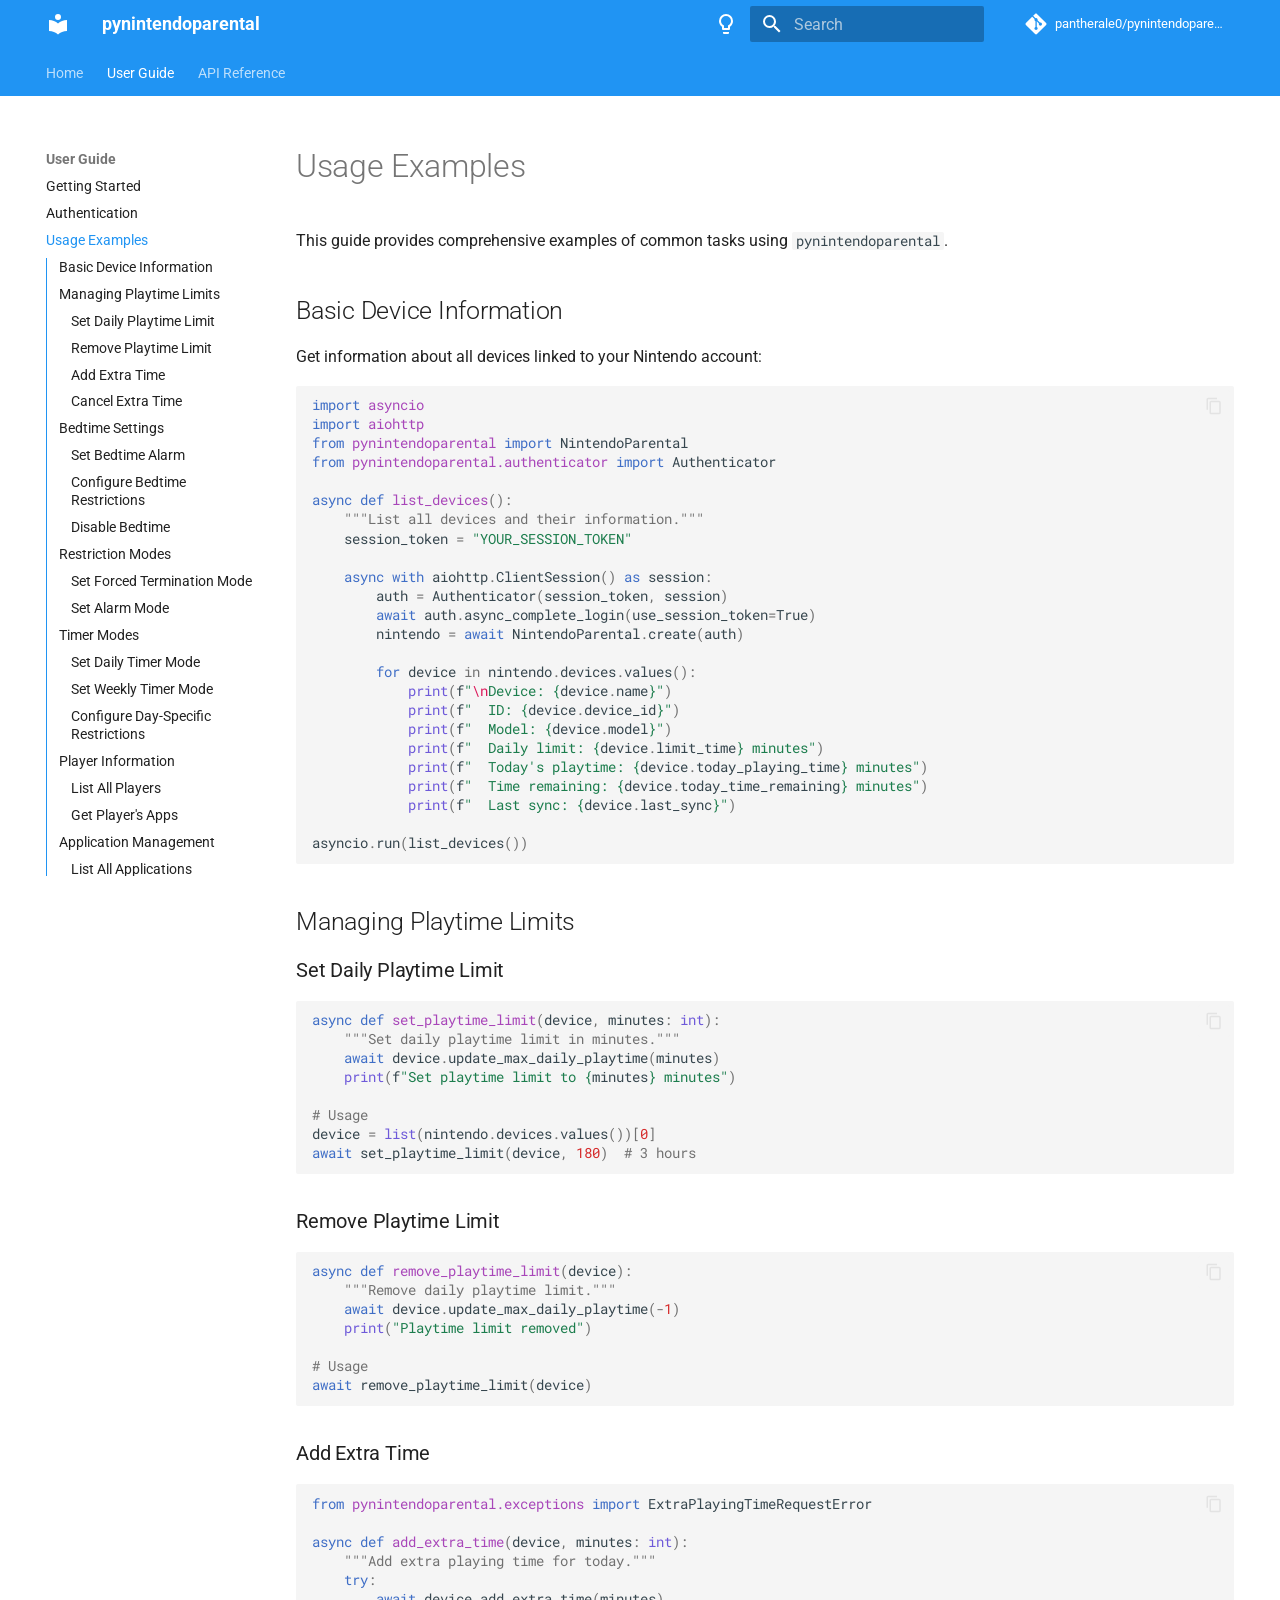
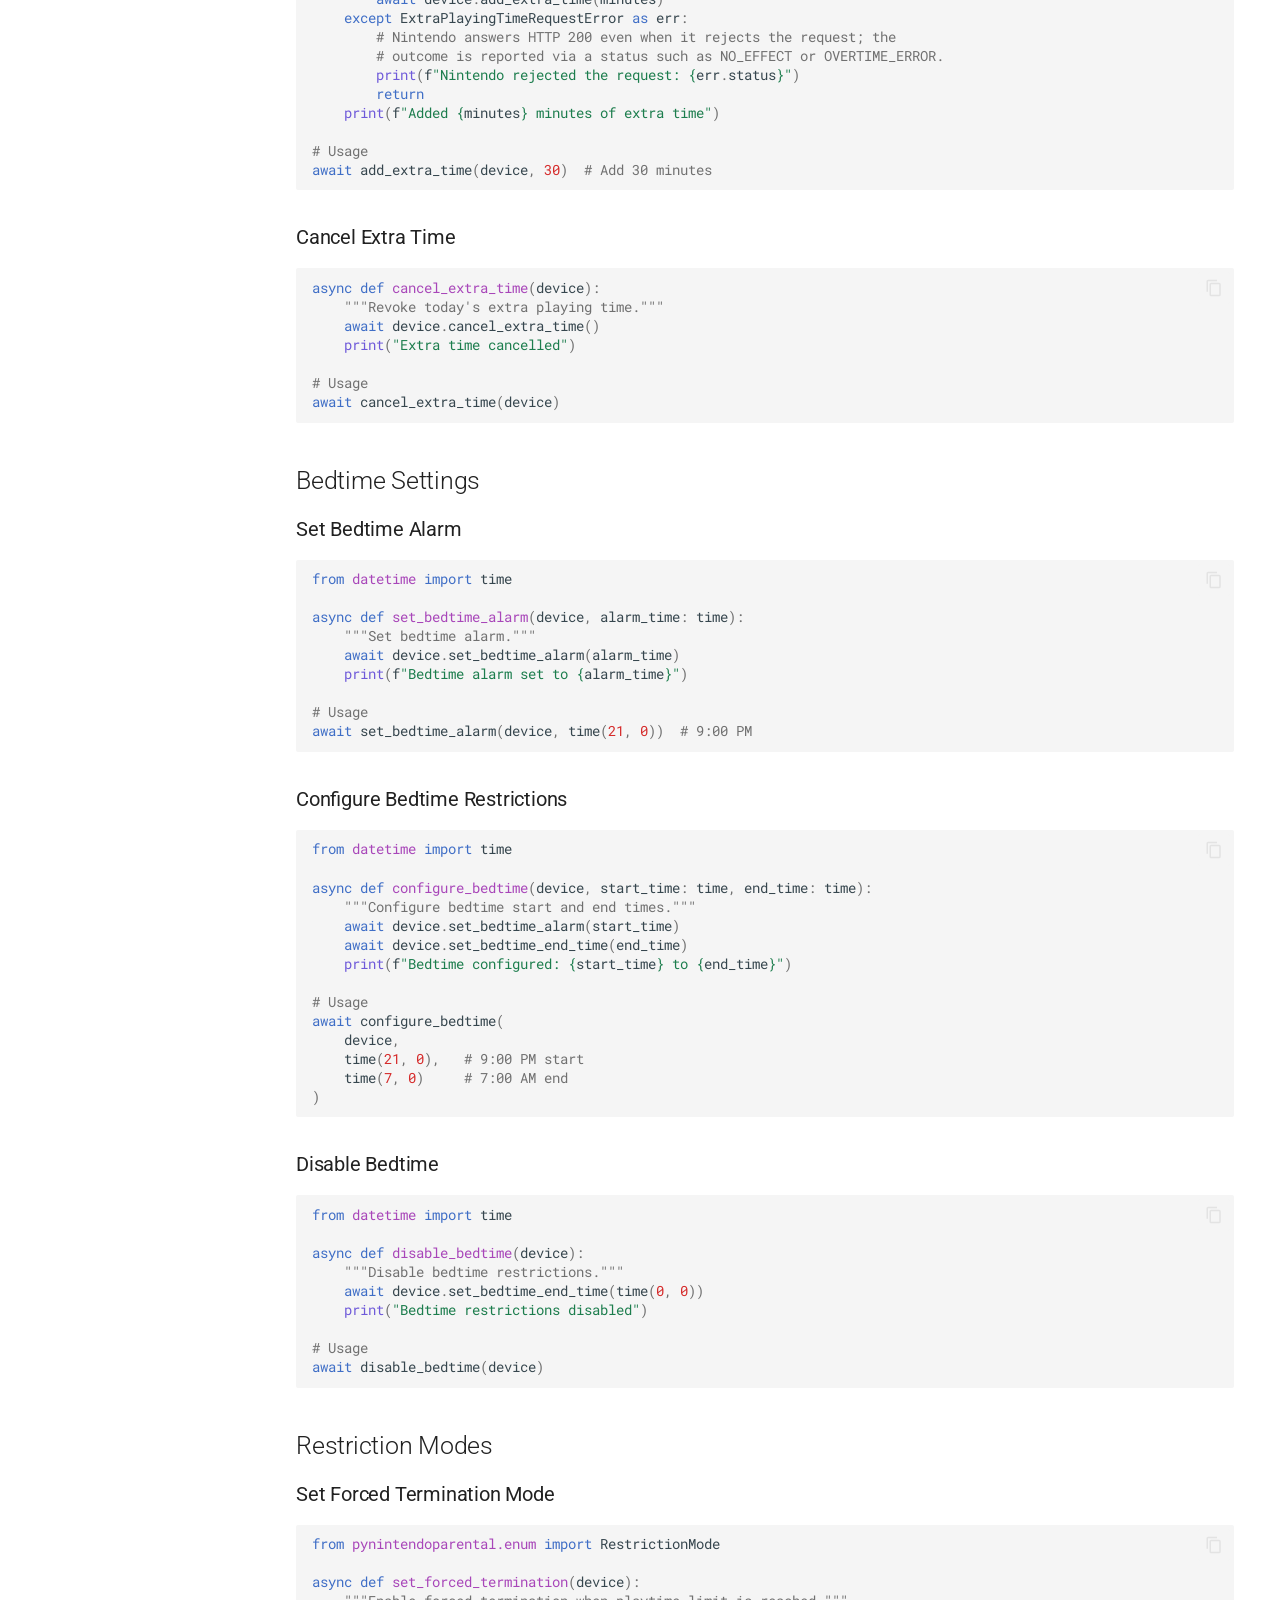
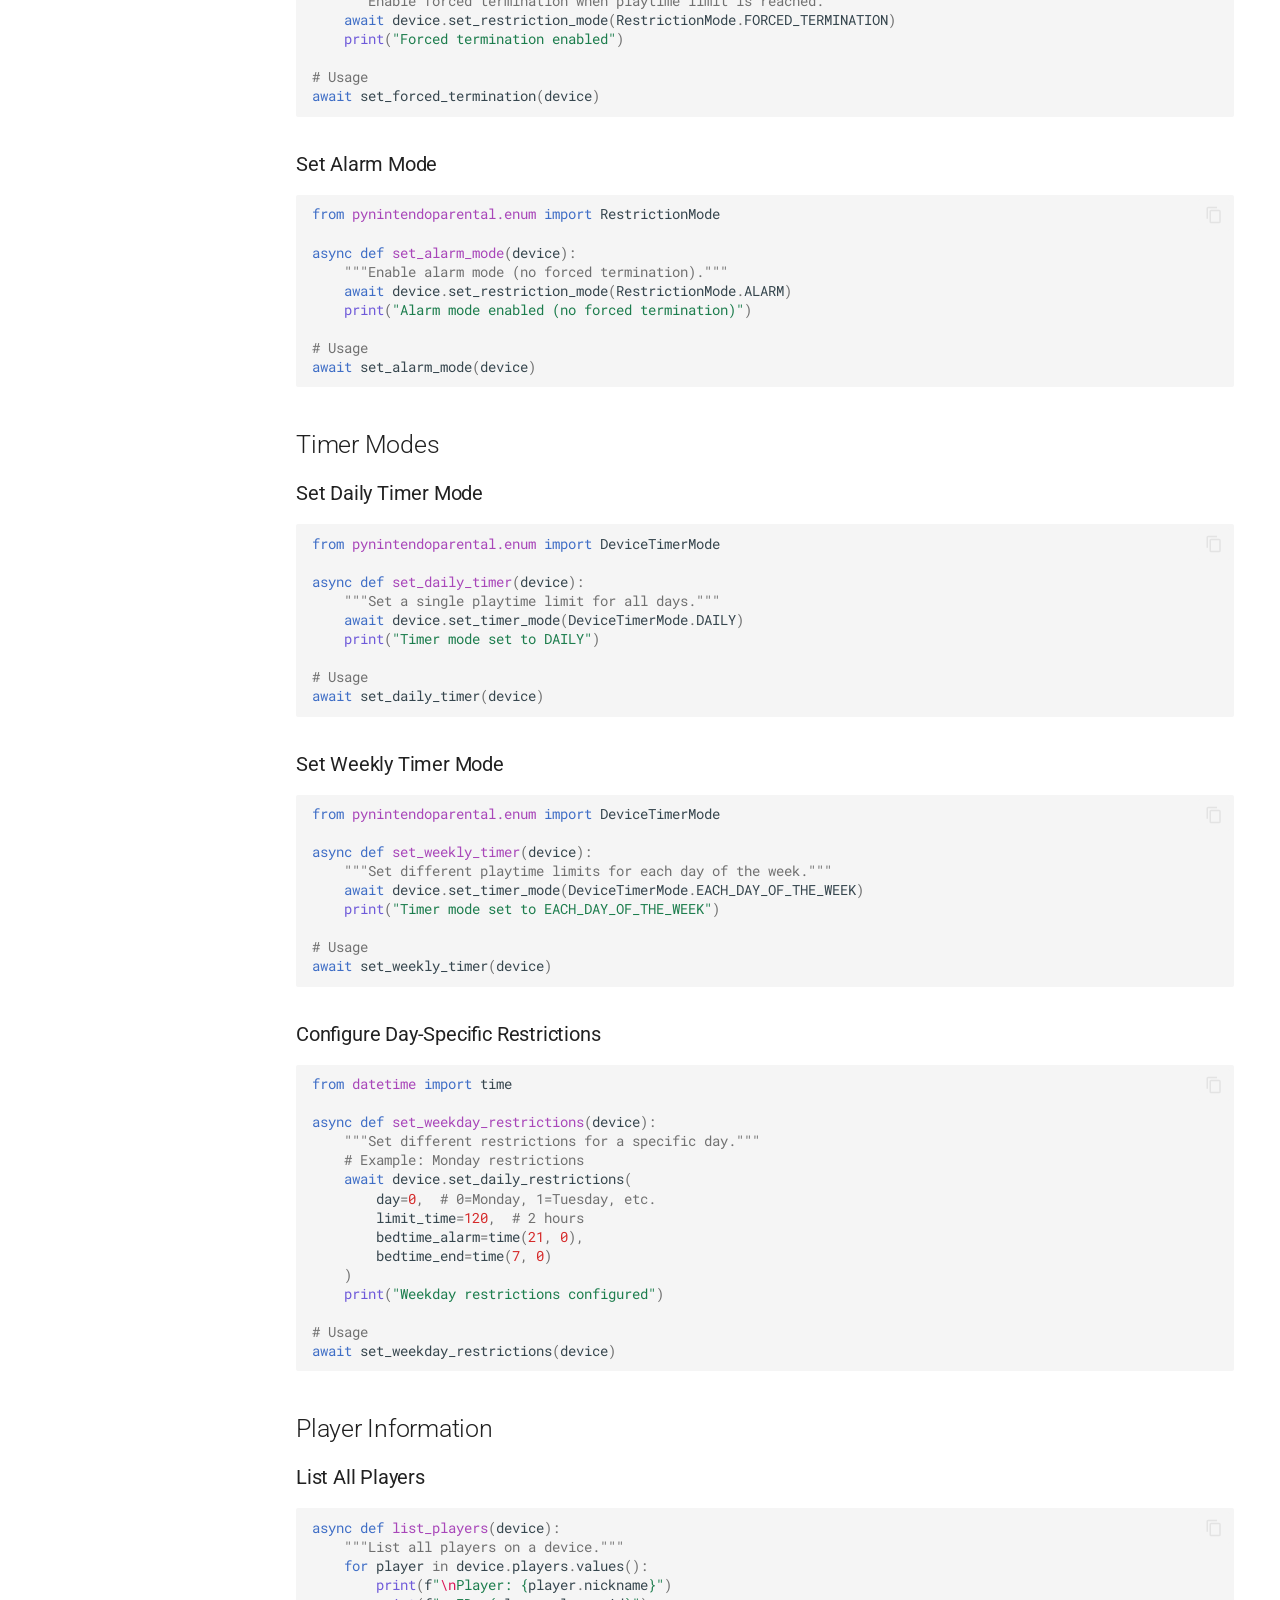
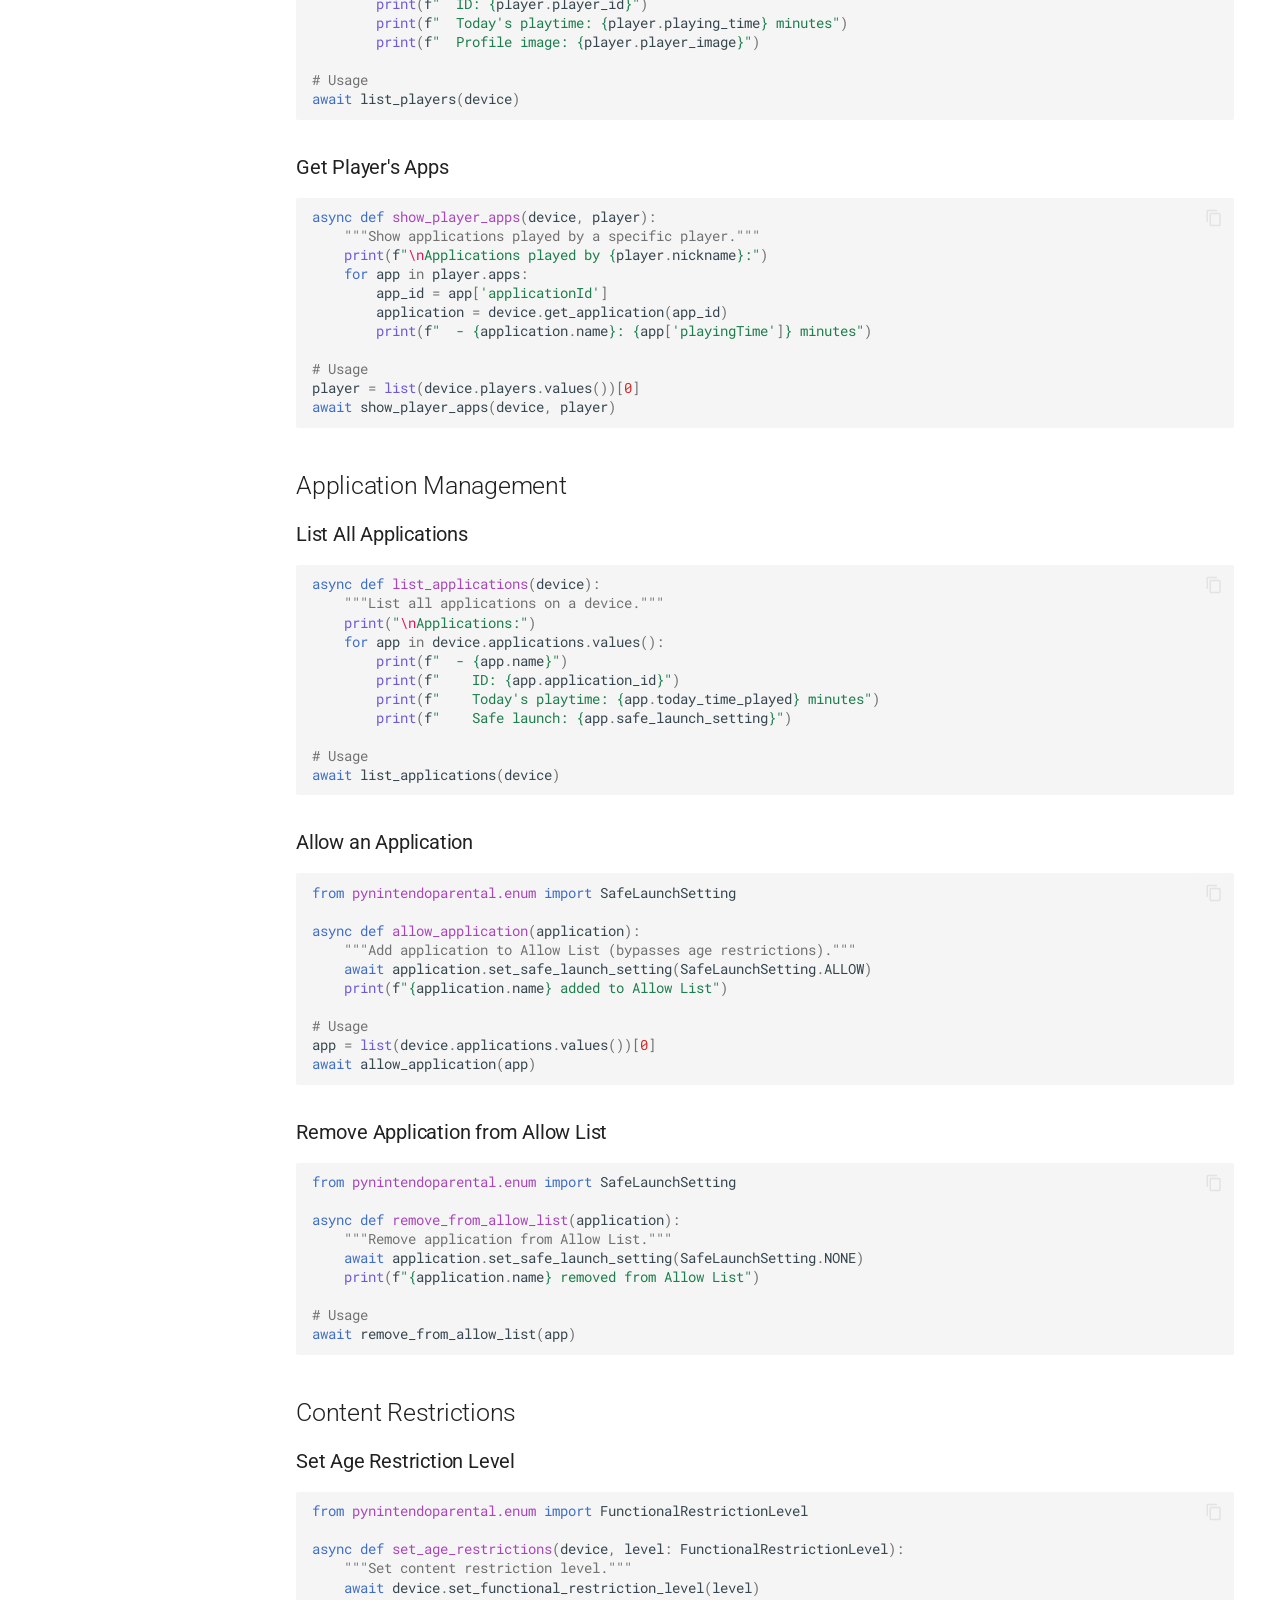
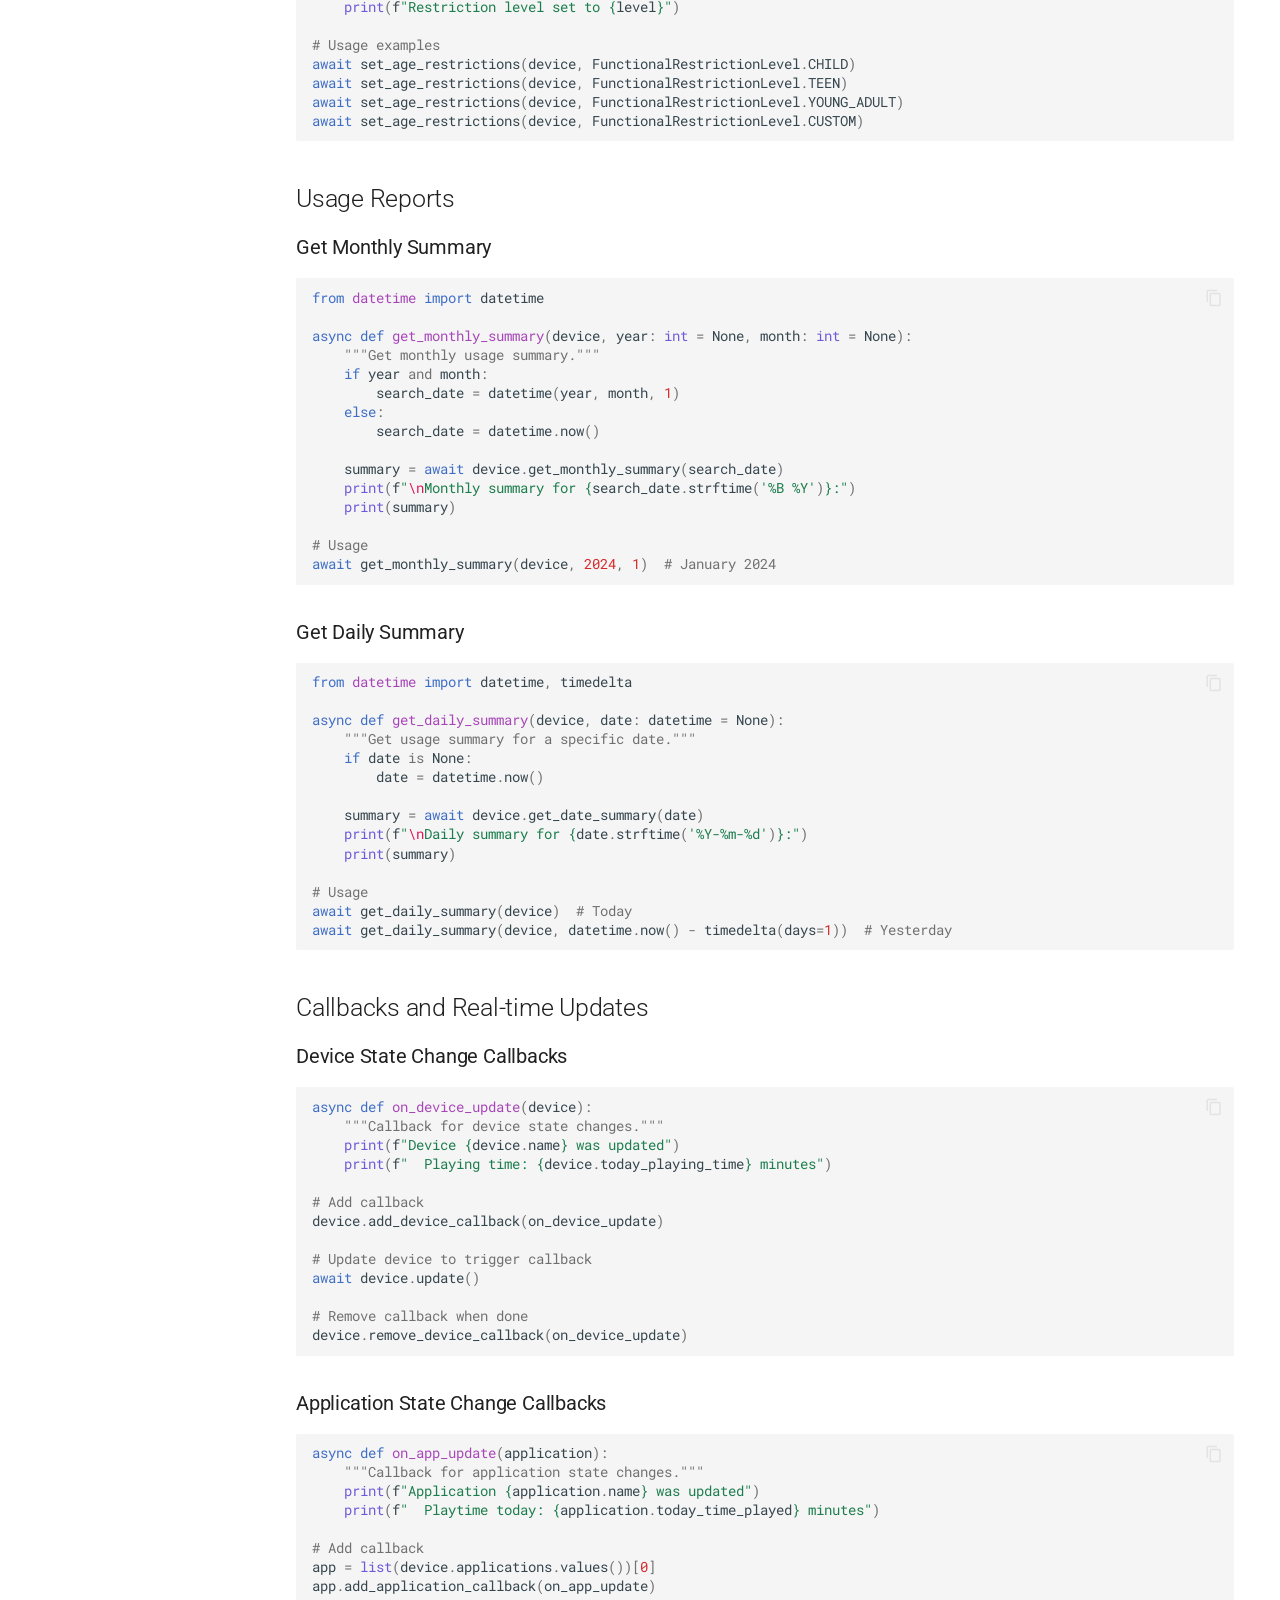
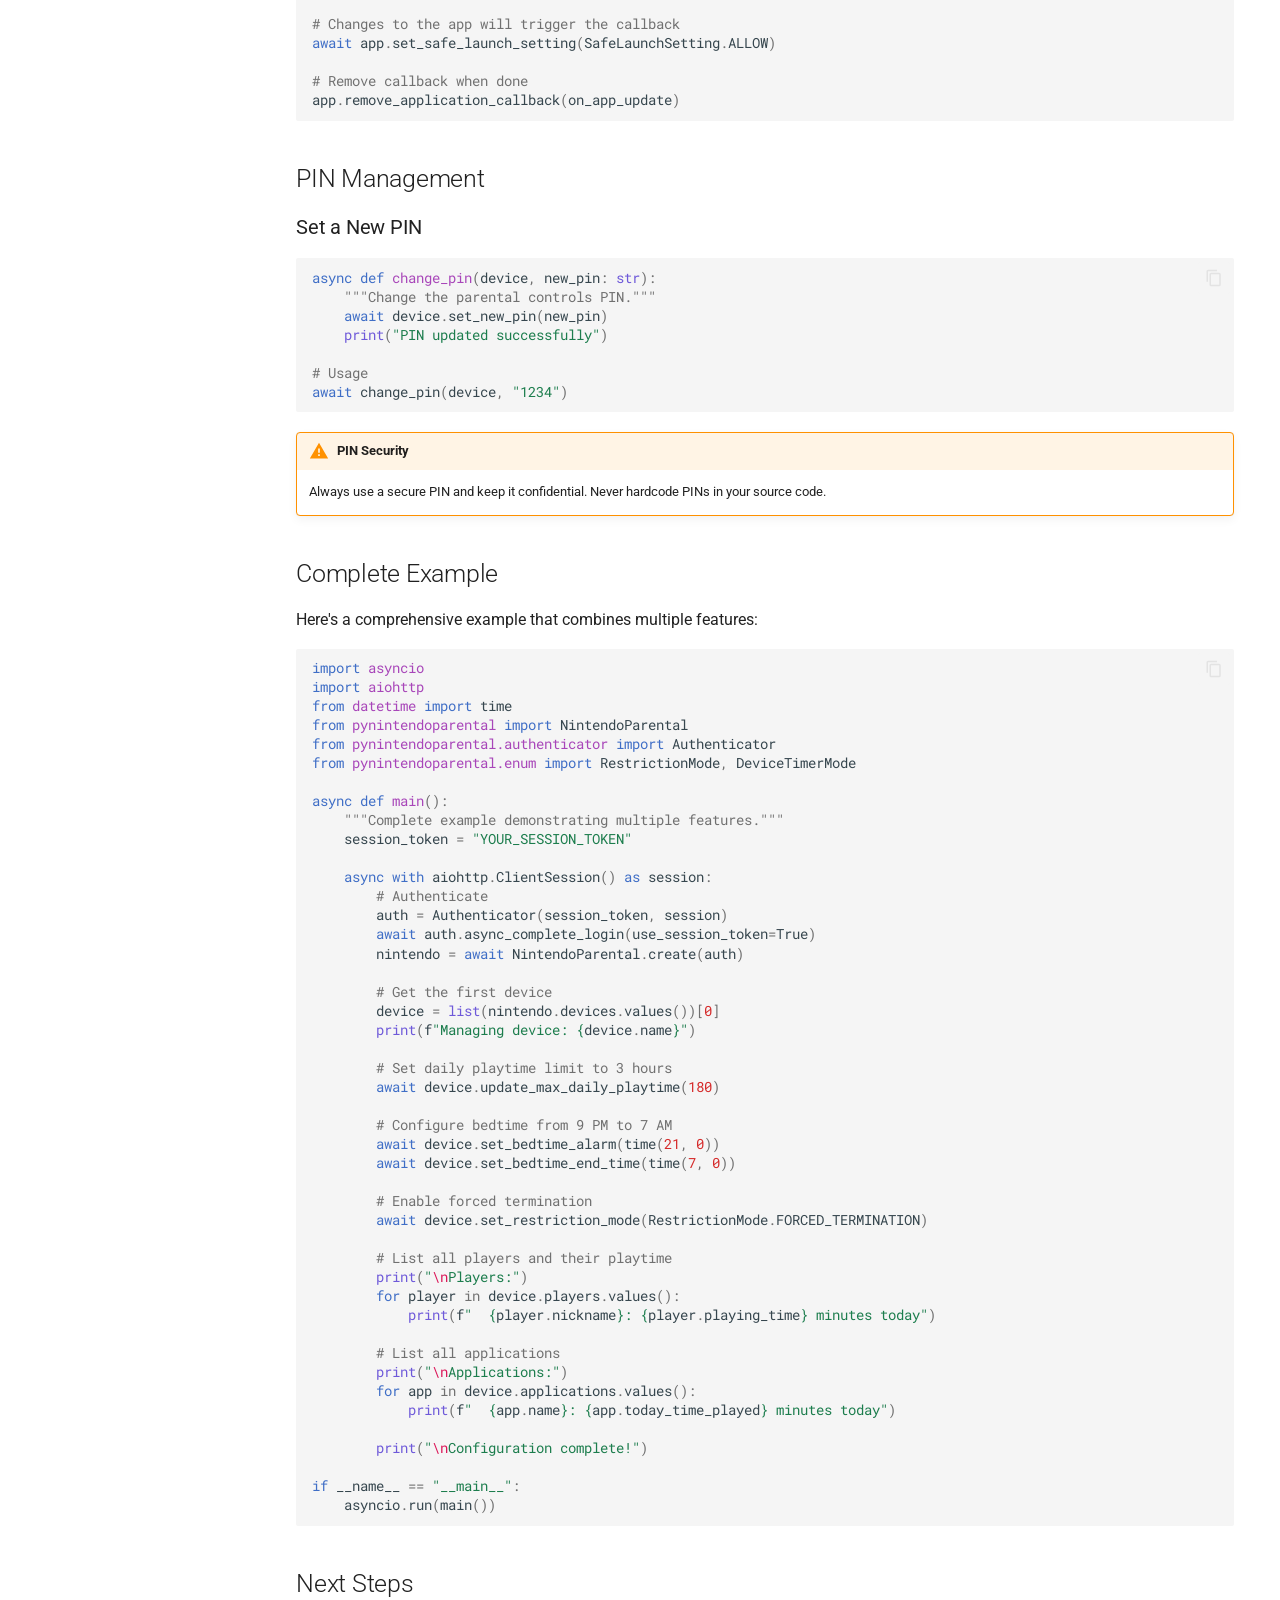
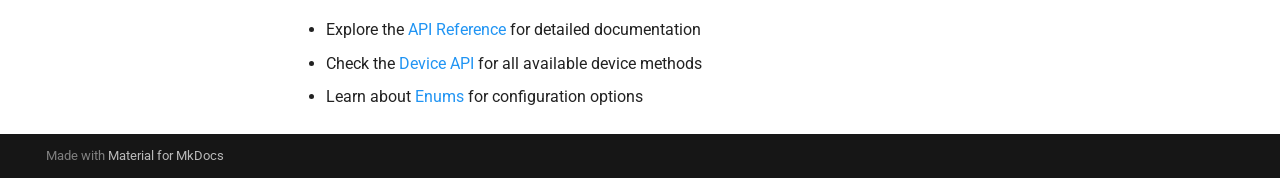
<file: guide/examples/index.html>
<!doctype html>
<html lang="en" class="no-js">
  <head>
    
      <meta charset="utf-8">
      <meta name="viewport" content="width=device-width,initial-scale=1">
      
        <meta name="description" content="Python API for Nintendo Switch Parental Controls">
      
      
        <meta name="author" content="pantherale0">
      
      
        <link rel="canonical" href="https://pantherale0.github.io/pynintendoparental/guide/examples/">
      
      
        <link rel="prev" href="../authentication/">
      
      
        <link rel="next" href="../../api/nintendoparental/">
      
      
        
      
      
      <link rel="icon" href="../../assets/images/favicon.png">
      <meta name="generator" content="mkdocs-1.6.1, mkdocs-material-9.7.7">
    
    
      
        <title>Usage Examples - pynintendoparental</title>
      
    
    
      <link rel="stylesheet" href="../../assets/stylesheets/main.ec1eaa64.min.css">
      
        
        <link rel="stylesheet" href="../../assets/stylesheets/palette.ab4e12ef.min.css">
      
      


    
    
      
    
    
      
        
        
        <link rel="preconnect" href="https://fonts.gstatic.com" crossorigin>
        <link rel="stylesheet" href="https://fonts.googleapis.com/css?family=Roboto:300,300i,400,400i,700,700i%7CRoboto+Mono:400,400i,700,700i&display=fallback">
        <style>:root{--md-text-font:"Roboto";--md-code-font:"Roboto Mono"}</style>
      
    
    
      <link rel="stylesheet" href="../../assets/_mkdocstrings.css">
    
      <link rel="stylesheet" href="../../stylesheets/extra.css">
    
    <script>__md_scope=new URL("../..",location),__md_hash=e=>[...e].reduce(((e,_)=>(e<<5)-e+_.charCodeAt(0)),0),__md_get=(e,_=localStorage,t=__md_scope)=>JSON.parse(_.getItem(t.pathname+"."+e)),__md_set=(e,_,t=localStorage,a=__md_scope)=>{try{t.setItem(a.pathname+"."+e,JSON.stringify(_))}catch(e){}}</script>
    
      

    
    
  </head>
  
  
    
    
      
    
    
    
    
    <body dir="ltr" data-md-color-scheme="default" data-md-color-primary="blue" data-md-color-accent="light-blue">
  
    
    <input class="md-toggle" data-md-toggle="drawer" type="checkbox" id="__drawer" autocomplete="off">
    <input class="md-toggle" data-md-toggle="search" type="checkbox" id="__search" autocomplete="off">
    <label class="md-overlay" for="__drawer"></label>
    <div data-md-component="skip">
      
        
        <a href="#usage-examples" class="md-skip">
          Skip to content
        </a>
      
    </div>
    <div data-md-component="announce">
      
    </div>
    
    
      

<header class="md-header" data-md-component="header">
  <nav class="md-header__inner md-grid" aria-label="Header">
    <a href="../.." title="pynintendoparental" class="md-header__button md-logo" aria-label="pynintendoparental" data-md-component="logo">
      
  
  <svg xmlns="http://www.w3.org/2000/svg" viewBox="0 0 24 24"><path d="M12 8a3 3 0 0 0 3-3 3 3 0 0 0-3-3 3 3 0 0 0-3 3 3 3 0 0 0 3 3m0 3.54C9.64 9.35 6.5 8 3 8v11c3.5 0 6.64 1.35 9 3.54 2.36-2.19 5.5-3.54 9-3.54V8c-3.5 0-6.64 1.35-9 3.54"/></svg>

    </a>
    <label class="md-header__button md-icon" for="__drawer">
      
      <svg xmlns="http://www.w3.org/2000/svg" viewBox="0 0 24 24"><path d="M3 6h18v2H3zm0 5h18v2H3zm0 5h18v2H3z"/></svg>
    </label>
    <div class="md-header__title" data-md-component="header-title">
      <div class="md-header__ellipsis">
        <div class="md-header__topic">
          <span class="md-ellipsis">
            pynintendoparental
          </span>
        </div>
        <div class="md-header__topic" data-md-component="header-topic">
          <span class="md-ellipsis">
            
              Usage Examples
            
          </span>
        </div>
      </div>
    </div>
    
      
        <form class="md-header__option" data-md-component="palette">
  
    
    
    
    <input class="md-option" data-md-color-media="" data-md-color-scheme="default" data-md-color-primary="blue" data-md-color-accent="light-blue"  aria-label="Switch to dark mode"  type="radio" name="__palette" id="__palette_0">
    
      <label class="md-header__button md-icon" title="Switch to dark mode" for="__palette_1" hidden>
        <svg xmlns="http://www.w3.org/2000/svg" viewBox="0 0 24 24"><path d="M12 2a7 7 0 0 1 7 7c0 2.38-1.19 4.47-3 5.74V17a1 1 0 0 1-1 1H9a1 1 0 0 1-1-1v-2.26C6.19 13.47 5 11.38 5 9a7 7 0 0 1 7-7M9 21v-1h6v1a1 1 0 0 1-1 1h-4a1 1 0 0 1-1-1m3-17a5 5 0 0 0-5 5c0 2.05 1.23 3.81 3 4.58V16h4v-2.42c1.77-.77 3-2.53 3-4.58a5 5 0 0 0-5-5"/></svg>
      </label>
    
  
    
    
    
    <input class="md-option" data-md-color-media="" data-md-color-scheme="slate" data-md-color-primary="blue" data-md-color-accent="light-blue"  aria-label="Switch to light mode"  type="radio" name="__palette" id="__palette_1">
    
      <label class="md-header__button md-icon" title="Switch to light mode" for="__palette_0" hidden>
        <svg xmlns="http://www.w3.org/2000/svg" viewBox="0 0 24 24"><path d="M12 2a7 7 0 0 0-7 7c0 2.38 1.19 4.47 3 5.74V17a1 1 0 0 0 1 1h6a1 1 0 0 0 1-1v-2.26c1.81-1.27 3-3.36 3-5.74a7 7 0 0 0-7-7M9 21a1 1 0 0 0 1 1h4a1 1 0 0 0 1-1v-1H9z"/></svg>
      </label>
    
  
</form>
      
    
    
      <script>var palette=__md_get("__palette");if(palette&&palette.color){if("(prefers-color-scheme)"===palette.color.media){var media=matchMedia("(prefers-color-scheme: light)"),input=document.querySelector(media.matches?"[data-md-color-media='(prefers-color-scheme: light)']":"[data-md-color-media='(prefers-color-scheme: dark)']");palette.color.media=input.getAttribute("data-md-color-media"),palette.color.scheme=input.getAttribute("data-md-color-scheme"),palette.color.primary=input.getAttribute("data-md-color-primary"),palette.color.accent=input.getAttribute("data-md-color-accent")}for(var[key,value]of Object.entries(palette.color))document.body.setAttribute("data-md-color-"+key,value)}</script>
    
    
    
      
      
        <label class="md-header__button md-icon" for="__search">
          
          <svg xmlns="http://www.w3.org/2000/svg" viewBox="0 0 24 24"><path d="M9.5 3A6.5 6.5 0 0 1 16 9.5c0 1.61-.59 3.09-1.56 4.23l.27.27h.79l5 5-1.5 1.5-5-5v-.79l-.27-.27A6.52 6.52 0 0 1 9.5 16 6.5 6.5 0 0 1 3 9.5 6.5 6.5 0 0 1 9.5 3m0 2C7 5 5 7 5 9.5S7 14 9.5 14 14 12 14 9.5 12 5 9.5 5"/></svg>
        </label>
        <div class="md-search" data-md-component="search" role="dialog">
  <label class="md-search__overlay" for="__search"></label>
  <div class="md-search__inner" role="search">
    <form class="md-search__form" name="search">
      <input type="text" class="md-search__input" name="query" aria-label="Search" placeholder="Search" autocapitalize="off" autocorrect="off" autocomplete="off" spellcheck="false" data-md-component="search-query" required>
      <label class="md-search__icon md-icon" for="__search">
        
        <svg xmlns="http://www.w3.org/2000/svg" viewBox="0 0 24 24"><path d="M9.5 3A6.5 6.5 0 0 1 16 9.5c0 1.61-.59 3.09-1.56 4.23l.27.27h.79l5 5-1.5 1.5-5-5v-.79l-.27-.27A6.52 6.52 0 0 1 9.5 16 6.5 6.5 0 0 1 3 9.5 6.5 6.5 0 0 1 9.5 3m0 2C7 5 5 7 5 9.5S7 14 9.5 14 14 12 14 9.5 12 5 9.5 5"/></svg>
        
        <svg xmlns="http://www.w3.org/2000/svg" viewBox="0 0 24 24"><path d="M20 11v2H8l5.5 5.5-1.42 1.42L4.16 12l7.92-7.92L13.5 5.5 8 11z"/></svg>
      </label>
      <nav class="md-search__options" aria-label="Search">
        
        <button type="reset" class="md-search__icon md-icon" title="Clear" aria-label="Clear" tabindex="-1">
          
          <svg xmlns="http://www.w3.org/2000/svg" viewBox="0 0 24 24"><path d="M19 6.41 17.59 5 12 10.59 6.41 5 5 6.41 10.59 12 5 17.59 6.41 19 12 13.41 17.59 19 19 17.59 13.41 12z"/></svg>
        </button>
      </nav>
      
        <div class="md-search__suggest" data-md-component="search-suggest"></div>
      
    </form>
    <div class="md-search__output">
      <div class="md-search__scrollwrap" tabindex="0" data-md-scrollfix>
        <div class="md-search-result" data-md-component="search-result">
          <div class="md-search-result__meta">
            Initializing search
          </div>
          <ol class="md-search-result__list" role="presentation"></ol>
        </div>
      </div>
    </div>
  </div>
</div>
      
    
    
      <div class="md-header__source">
        <a href="https://github.com/pantherale0/pynintendoparental" title="Go to repository" class="md-source" data-md-component="source">
  <div class="md-source__icon md-icon">
    
    <svg xmlns="http://www.w3.org/2000/svg" viewBox="0 0 448 512"><!--! Font Awesome Free 7.1.0 by @fontawesome - https://fontawesome.com License - https://fontawesome.com/license/free (Icons: CC BY 4.0, Fonts: SIL OFL 1.1, Code: MIT License) Copyright 2025 Fonticons, Inc.--><path d="M439.6 236.1 244 40.5c-5.4-5.5-12.8-8.5-20.4-8.5s-15 3-20.4 8.4L162.5 81l51.5 51.5c27.1-9.1 52.7 16.8 43.4 43.7l49.7 49.7c34.2-11.8 61.2 31 35.5 56.7-26.5 26.5-70.2-2.9-56-37.3L240.3 199v121.9c25.3 12.5 22.3 41.8 9.1 55-6.4 6.4-15.2 10.1-24.3 10.1s-17.8-3.6-24.3-10.1c-17.6-17.6-11.1-46.9 11.2-56v-123c-20.8-8.5-24.6-30.7-18.6-45L142.6 101 8.5 235.1C3 240.6 0 247.9 0 255.5s3 15 8.5 20.4l195.6 195.7c5.4 5.4 12.7 8.4 20.4 8.4s15-3 20.4-8.4l194.7-194.7c5.4-5.4 8.4-12.8 8.4-20.4s-3-15-8.4-20.4"/></svg>
  </div>
  <div class="md-source__repository">
    pantherale0/pynintendoparental
  </div>
</a>
      </div>
    
  </nav>
  
</header>
    
    <div class="md-container" data-md-component="container">
      
      
        
          
            
<nav class="md-tabs" aria-label="Tabs" data-md-component="tabs">
  <div class="md-grid">
    <ul class="md-tabs__list">
      
        
  
  
  
  
    <li class="md-tabs__item">
      <a href="../.." class="md-tabs__link">
        
  
  
    
  
  Home

      </a>
    </li>
  

      
        
  
  
  
    
  
  
    
    
      <li class="md-tabs__item md-tabs__item--active">
        <a href="../getting-started/" class="md-tabs__link">
          
  
  
  User Guide

        </a>
      </li>
    
  

      
        
  
  
  
  
    
    
      <li class="md-tabs__item">
        <a href="../../api/nintendoparental/" class="md-tabs__link">
          
  
  
  API Reference

        </a>
      </li>
    
  

      
    </ul>
  </div>
</nav>
          
        
      
      <main class="md-main" data-md-component="main">
        <div class="md-main__inner md-grid">
          
            
              
              <div class="md-sidebar md-sidebar--primary" data-md-component="sidebar" data-md-type="navigation" >
                <div class="md-sidebar__scrollwrap">
                  <div class="md-sidebar__inner">
                    


  


  

<nav class="md-nav md-nav--primary md-nav--lifted md-nav--integrated" aria-label="Navigation" data-md-level="0">
  <label class="md-nav__title" for="__drawer">
    <a href="../.." title="pynintendoparental" class="md-nav__button md-logo" aria-label="pynintendoparental" data-md-component="logo">
      
  
  <svg xmlns="http://www.w3.org/2000/svg" viewBox="0 0 24 24"><path d="M12 8a3 3 0 0 0 3-3 3 3 0 0 0-3-3 3 3 0 0 0-3 3 3 3 0 0 0 3 3m0 3.54C9.64 9.35 6.5 8 3 8v11c3.5 0 6.64 1.35 9 3.54 2.36-2.19 5.5-3.54 9-3.54V8c-3.5 0-6.64 1.35-9 3.54"/></svg>

    </a>
    pynintendoparental
  </label>
  
    <div class="md-nav__source">
      <a href="https://github.com/pantherale0/pynintendoparental" title="Go to repository" class="md-source" data-md-component="source">
  <div class="md-source__icon md-icon">
    
    <svg xmlns="http://www.w3.org/2000/svg" viewBox="0 0 448 512"><!--! Font Awesome Free 7.1.0 by @fontawesome - https://fontawesome.com License - https://fontawesome.com/license/free (Icons: CC BY 4.0, Fonts: SIL OFL 1.1, Code: MIT License) Copyright 2025 Fonticons, Inc.--><path d="M439.6 236.1 244 40.5c-5.4-5.5-12.8-8.5-20.4-8.5s-15 3-20.4 8.4L162.5 81l51.5 51.5c27.1-9.1 52.7 16.8 43.4 43.7l49.7 49.7c34.2-11.8 61.2 31 35.5 56.7-26.5 26.5-70.2-2.9-56-37.3L240.3 199v121.9c25.3 12.5 22.3 41.8 9.1 55-6.4 6.4-15.2 10.1-24.3 10.1s-17.8-3.6-24.3-10.1c-17.6-17.6-11.1-46.9 11.2-56v-123c-20.8-8.5-24.6-30.7-18.6-45L142.6 101 8.5 235.1C3 240.6 0 247.9 0 255.5s3 15 8.5 20.4l195.6 195.7c5.4 5.4 12.7 8.4 20.4 8.4s15-3 20.4-8.4l194.7-194.7c5.4-5.4 8.4-12.8 8.4-20.4s-3-15-8.4-20.4"/></svg>
  </div>
  <div class="md-source__repository">
    pantherale0/pynintendoparental
  </div>
</a>
    </div>
  
  <ul class="md-nav__list" data-md-scrollfix>
    
      
      
  
  
  
  
    <li class="md-nav__item">
      <a href="../.." class="md-nav__link">
        
  
  
  <span class="md-ellipsis">
    
  
    Home
  

    
  </span>
  
  

      </a>
    </li>
  

    
      
      
  
  
    
  
  
  
    
    
    
    
      
        
        
      
      
        
      
    
    
    <li class="md-nav__item md-nav__item--active md-nav__item--section md-nav__item--nested">
      
        
        
        <input class="md-nav__toggle md-toggle " type="checkbox" id="__nav_2" checked>
        
          
          <label class="md-nav__link" for="__nav_2" id="__nav_2_label" tabindex="">
            
  
  
  <span class="md-ellipsis">
    
  
    User Guide
  

    
  </span>
  
  

            <span class="md-nav__icon md-icon"></span>
          </label>
        
        <nav class="md-nav" data-md-level="1" aria-labelledby="__nav_2_label" aria-expanded="true">
          <label class="md-nav__title" for="__nav_2">
            <span class="md-nav__icon md-icon"></span>
            
  
    User Guide
  

          </label>
          <ul class="md-nav__list" data-md-scrollfix>
            
              
                
  
  
  
  
    <li class="md-nav__item">
      <a href="../getting-started/" class="md-nav__link">
        
  
  
  <span class="md-ellipsis">
    
  
    Getting Started
  

    
  </span>
  
  

      </a>
    </li>
  

              
            
              
                
  
  
  
  
    <li class="md-nav__item">
      <a href="../authentication/" class="md-nav__link">
        
  
  
  <span class="md-ellipsis">
    
  
    Authentication
  

    
  </span>
  
  

      </a>
    </li>
  

              
            
              
                
  
  
    
  
  
  
    <li class="md-nav__item md-nav__item--active">
      
      <input class="md-nav__toggle md-toggle" type="checkbox" id="__toc">
      
      
        
      
      
        <label class="md-nav__link md-nav__link--active" for="__toc">
          
  
  
  <span class="md-ellipsis">
    
  
    Usage Examples
  

    
  </span>
  
  

          <span class="md-nav__icon md-icon"></span>
        </label>
      
      <a href="./" class="md-nav__link md-nav__link--active">
        
  
  
  <span class="md-ellipsis">
    
  
    Usage Examples
  

    
  </span>
  
  

      </a>
      
        

<nav class="md-nav md-nav--secondary" aria-label="Table of contents">
  
  
  
    
  
  
    <label class="md-nav__title" for="__toc">
      <span class="md-nav__icon md-icon"></span>
      Table of contents
    </label>
    <ul class="md-nav__list" data-md-component="toc" data-md-scrollfix>
      
        <li class="md-nav__item">
  <a href="#basic-device-information" class="md-nav__link">
    <span class="md-ellipsis">
      
        Basic Device Information
      
    </span>
  </a>
  
</li>
      
        <li class="md-nav__item">
  <a href="#managing-playtime-limits" class="md-nav__link">
    <span class="md-ellipsis">
      
        Managing Playtime Limits
      
    </span>
  </a>
  
    <nav class="md-nav" aria-label="Managing Playtime Limits">
      <ul class="md-nav__list">
        
          <li class="md-nav__item">
  <a href="#set-daily-playtime-limit" class="md-nav__link">
    <span class="md-ellipsis">
      
        Set Daily Playtime Limit
      
    </span>
  </a>
  
</li>
        
          <li class="md-nav__item">
  <a href="#remove-playtime-limit" class="md-nav__link">
    <span class="md-ellipsis">
      
        Remove Playtime Limit
      
    </span>
  </a>
  
</li>
        
          <li class="md-nav__item">
  <a href="#add-extra-time" class="md-nav__link">
    <span class="md-ellipsis">
      
        Add Extra Time
      
    </span>
  </a>
  
</li>
        
          <li class="md-nav__item">
  <a href="#cancel-extra-time" class="md-nav__link">
    <span class="md-ellipsis">
      
        Cancel Extra Time
      
    </span>
  </a>
  
</li>
        
      </ul>
    </nav>
  
</li>
      
        <li class="md-nav__item">
  <a href="#bedtime-settings" class="md-nav__link">
    <span class="md-ellipsis">
      
        Bedtime Settings
      
    </span>
  </a>
  
    <nav class="md-nav" aria-label="Bedtime Settings">
      <ul class="md-nav__list">
        
          <li class="md-nav__item">
  <a href="#set-bedtime-alarm" class="md-nav__link">
    <span class="md-ellipsis">
      
        Set Bedtime Alarm
      
    </span>
  </a>
  
</li>
        
          <li class="md-nav__item">
  <a href="#configure-bedtime-restrictions" class="md-nav__link">
    <span class="md-ellipsis">
      
        Configure Bedtime Restrictions
      
    </span>
  </a>
  
</li>
        
          <li class="md-nav__item">
  <a href="#disable-bedtime" class="md-nav__link">
    <span class="md-ellipsis">
      
        Disable Bedtime
      
    </span>
  </a>
  
</li>
        
      </ul>
    </nav>
  
</li>
      
        <li class="md-nav__item">
  <a href="#restriction-modes" class="md-nav__link">
    <span class="md-ellipsis">
      
        Restriction Modes
      
    </span>
  </a>
  
    <nav class="md-nav" aria-label="Restriction Modes">
      <ul class="md-nav__list">
        
          <li class="md-nav__item">
  <a href="#set-forced-termination-mode" class="md-nav__link">
    <span class="md-ellipsis">
      
        Set Forced Termination Mode
      
    </span>
  </a>
  
</li>
        
          <li class="md-nav__item">
  <a href="#set-alarm-mode" class="md-nav__link">
    <span class="md-ellipsis">
      
        Set Alarm Mode
      
    </span>
  </a>
  
</li>
        
      </ul>
    </nav>
  
</li>
      
        <li class="md-nav__item">
  <a href="#timer-modes" class="md-nav__link">
    <span class="md-ellipsis">
      
        Timer Modes
      
    </span>
  </a>
  
    <nav class="md-nav" aria-label="Timer Modes">
      <ul class="md-nav__list">
        
          <li class="md-nav__item">
  <a href="#set-daily-timer-mode" class="md-nav__link">
    <span class="md-ellipsis">
      
        Set Daily Timer Mode
      
    </span>
  </a>
  
</li>
        
          <li class="md-nav__item">
  <a href="#set-weekly-timer-mode" class="md-nav__link">
    <span class="md-ellipsis">
      
        Set Weekly Timer Mode
      
    </span>
  </a>
  
</li>
        
          <li class="md-nav__item">
  <a href="#configure-day-specific-restrictions" class="md-nav__link">
    <span class="md-ellipsis">
      
        Configure Day-Specific Restrictions
      
    </span>
  </a>
  
</li>
        
      </ul>
    </nav>
  
</li>
      
        <li class="md-nav__item">
  <a href="#player-information" class="md-nav__link">
    <span class="md-ellipsis">
      
        Player Information
      
    </span>
  </a>
  
    <nav class="md-nav" aria-label="Player Information">
      <ul class="md-nav__list">
        
          <li class="md-nav__item">
  <a href="#list-all-players" class="md-nav__link">
    <span class="md-ellipsis">
      
        List All Players
      
    </span>
  </a>
  
</li>
        
          <li class="md-nav__item">
  <a href="#get-players-apps" class="md-nav__link">
    <span class="md-ellipsis">
      
        Get Player's Apps
      
    </span>
  </a>
  
</li>
        
      </ul>
    </nav>
  
</li>
      
        <li class="md-nav__item">
  <a href="#application-management" class="md-nav__link">
    <span class="md-ellipsis">
      
        Application Management
      
    </span>
  </a>
  
    <nav class="md-nav" aria-label="Application Management">
      <ul class="md-nav__list">
        
          <li class="md-nav__item">
  <a href="#list-all-applications" class="md-nav__link">
    <span class="md-ellipsis">
      
        List All Applications
      
    </span>
  </a>
  
</li>
        
          <li class="md-nav__item">
  <a href="#allow-an-application" class="md-nav__link">
    <span class="md-ellipsis">
      
        Allow an Application
      
    </span>
  </a>
  
</li>
        
          <li class="md-nav__item">
  <a href="#remove-application-from-allow-list" class="md-nav__link">
    <span class="md-ellipsis">
      
        Remove Application from Allow List
      
    </span>
  </a>
  
</li>
        
      </ul>
    </nav>
  
</li>
      
        <li class="md-nav__item">
  <a href="#content-restrictions" class="md-nav__link">
    <span class="md-ellipsis">
      
        Content Restrictions
      
    </span>
  </a>
  
    <nav class="md-nav" aria-label="Content Restrictions">
      <ul class="md-nav__list">
        
          <li class="md-nav__item">
  <a href="#set-age-restriction-level" class="md-nav__link">
    <span class="md-ellipsis">
      
        Set Age Restriction Level
      
    </span>
  </a>
  
</li>
        
      </ul>
    </nav>
  
</li>
      
        <li class="md-nav__item">
  <a href="#usage-reports" class="md-nav__link">
    <span class="md-ellipsis">
      
        Usage Reports
      
    </span>
  </a>
  
    <nav class="md-nav" aria-label="Usage Reports">
      <ul class="md-nav__list">
        
          <li class="md-nav__item">
  <a href="#get-monthly-summary" class="md-nav__link">
    <span class="md-ellipsis">
      
        Get Monthly Summary
      
    </span>
  </a>
  
</li>
        
          <li class="md-nav__item">
  <a href="#get-daily-summary" class="md-nav__link">
    <span class="md-ellipsis">
      
        Get Daily Summary
      
    </span>
  </a>
  
</li>
        
      </ul>
    </nav>
  
</li>
      
        <li class="md-nav__item">
  <a href="#callbacks-and-real-time-updates" class="md-nav__link">
    <span class="md-ellipsis">
      
        Callbacks and Real-time Updates
      
    </span>
  </a>
  
    <nav class="md-nav" aria-label="Callbacks and Real-time Updates">
      <ul class="md-nav__list">
        
          <li class="md-nav__item">
  <a href="#device-state-change-callbacks" class="md-nav__link">
    <span class="md-ellipsis">
      
        Device State Change Callbacks
      
    </span>
  </a>
  
</li>
        
          <li class="md-nav__item">
  <a href="#application-state-change-callbacks" class="md-nav__link">
    <span class="md-ellipsis">
      
        Application State Change Callbacks
      
    </span>
  </a>
  
</li>
        
      </ul>
    </nav>
  
</li>
      
        <li class="md-nav__item">
  <a href="#pin-management" class="md-nav__link">
    <span class="md-ellipsis">
      
        PIN Management
      
    </span>
  </a>
  
    <nav class="md-nav" aria-label="PIN Management">
      <ul class="md-nav__list">
        
          <li class="md-nav__item">
  <a href="#set-a-new-pin" class="md-nav__link">
    <span class="md-ellipsis">
      
        Set a New PIN
      
    </span>
  </a>
  
</li>
        
      </ul>
    </nav>
  
</li>
      
        <li class="md-nav__item">
  <a href="#complete-example" class="md-nav__link">
    <span class="md-ellipsis">
      
        Complete Example
      
    </span>
  </a>
  
</li>
      
        <li class="md-nav__item">
  <a href="#next-steps" class="md-nav__link">
    <span class="md-ellipsis">
      
        Next Steps
      
    </span>
  </a>
  
</li>
      
    </ul>
  
</nav>
      
    </li>
  

              
            
          </ul>
        </nav>
      
    </li>
  

    
      
      
  
  
  
  
    
    
    
    
      
      
        
      
    
    
    <li class="md-nav__item md-nav__item--nested">
      
        
        
          
        
        <input class="md-nav__toggle md-toggle md-toggle--indeterminate" type="checkbox" id="__nav_3" >
        
          
          <label class="md-nav__link" for="__nav_3" id="__nav_3_label" tabindex="0">
            
  
  
  <span class="md-ellipsis">
    
  
    API Reference
  

    
  </span>
  
  

            <span class="md-nav__icon md-icon"></span>
          </label>
        
        <nav class="md-nav" data-md-level="1" aria-labelledby="__nav_3_label" aria-expanded="false">
          <label class="md-nav__title" for="__nav_3">
            <span class="md-nav__icon md-icon"></span>
            
  
    API Reference
  

          </label>
          <ul class="md-nav__list" data-md-scrollfix>
            
              
                
  
  
  
  
    <li class="md-nav__item">
      <a href="../../api/nintendoparental/" class="md-nav__link">
        
  
  
  <span class="md-ellipsis">
    
  
    NintendoParental
  

    
  </span>
  
  

      </a>
    </li>
  

              
            
              
                
  
  
  
  
    <li class="md-nav__item">
      <a href="../../api/device/" class="md-nav__link">
        
  
  
  <span class="md-ellipsis">
    
  
    Device
  

    
  </span>
  
  

      </a>
    </li>
  

              
            
              
                
  
  
  
  
    <li class="md-nav__item">
      <a href="../../api/player/" class="md-nav__link">
        
  
  
  <span class="md-ellipsis">
    
  
    Player
  

    
  </span>
  
  

      </a>
    </li>
  

              
            
              
                
  
  
  
  
    <li class="md-nav__item">
      <a href="../../api/application/" class="md-nav__link">
        
  
  
  <span class="md-ellipsis">
    
  
    Application
  

    
  </span>
  
  

      </a>
    </li>
  

              
            
              
                
  
  
  
  
    <li class="md-nav__item">
      <a href="../../api/authenticator/" class="md-nav__link">
        
  
  
  <span class="md-ellipsis">
    
  
    Authenticator
  

    
  </span>
  
  

      </a>
    </li>
  

              
            
              
                
  
  
  
  
    <li class="md-nav__item">
      <a href="../../api/enums/" class="md-nav__link">
        
  
  
  <span class="md-ellipsis">
    
  
    Enums
  

    
  </span>
  
  

      </a>
    </li>
  

              
            
              
                
  
  
  
  
    <li class="md-nav__item">
      <a href="../../api/exceptions/" class="md-nav__link">
        
  
  
  <span class="md-ellipsis">
    
  
    Exceptions
  

    
  </span>
  
  

      </a>
    </li>
  

              
            
          </ul>
        </nav>
      
    </li>
  

    
  </ul>
</nav>
                  </div>
                </div>
              </div>
            
            
          
          
            <div class="md-content" data-md-component="content">
              
              <article class="md-content__inner md-typeset">
                
                  


  
  


<h1 id="usage-examples">Usage Examples<a class="headerlink" href="#usage-examples" title="Permanent link">&para;</a></h1>
<p>This guide provides comprehensive examples of common tasks using <code>pynintendoparental</code>.</p>
<h2 id="basic-device-information">Basic Device Information<a class="headerlink" href="#basic-device-information" title="Permanent link">&para;</a></h2>
<p>Get information about all devices linked to your Nintendo account:</p>
<div class="highlight"><pre><span></span><code><span class="kn">import</span><span class="w"> </span><span class="nn">asyncio</span>
<span class="kn">import</span><span class="w"> </span><span class="nn">aiohttp</span>
<span class="kn">from</span><span class="w"> </span><span class="nn">pynintendoparental</span><span class="w"> </span><span class="kn">import</span> <span class="n">NintendoParental</span>
<span class="kn">from</span><span class="w"> </span><span class="nn">pynintendoparental.authenticator</span><span class="w"> </span><span class="kn">import</span> <span class="n">Authenticator</span>

<span class="k">async</span> <span class="k">def</span><span class="w"> </span><span class="nf">list_devices</span><span class="p">():</span>
<span class="w">    </span><span class="sd">"""List all devices and their information."""</span>
    <span class="n">session_token</span> <span class="o">=</span> <span class="s2">"YOUR_SESSION_TOKEN"</span>

    <span class="k">async</span> <span class="k">with</span> <span class="n">aiohttp</span><span class="o">.</span><span class="n">ClientSession</span><span class="p">()</span> <span class="k">as</span> <span class="n">session</span><span class="p">:</span>
        <span class="n">auth</span> <span class="o">=</span> <span class="n">Authenticator</span><span class="p">(</span><span class="n">session_token</span><span class="p">,</span> <span class="n">session</span><span class="p">)</span>
        <span class="k">await</span> <span class="n">auth</span><span class="o">.</span><span class="n">async_complete_login</span><span class="p">(</span><span class="n">use_session_token</span><span class="o">=</span><span class="kc">True</span><span class="p">)</span>
        <span class="n">nintendo</span> <span class="o">=</span> <span class="k">await</span> <span class="n">NintendoParental</span><span class="o">.</span><span class="n">create</span><span class="p">(</span><span class="n">auth</span><span class="p">)</span>

        <span class="k">for</span> <span class="n">device</span> <span class="ow">in</span> <span class="n">nintendo</span><span class="o">.</span><span class="n">devices</span><span class="o">.</span><span class="n">values</span><span class="p">():</span>
            <span class="nb">print</span><span class="p">(</span><span class="sa">f</span><span class="s2">"</span><span class="se">\n</span><span class="s2">Device: </span><span class="si">{</span><span class="n">device</span><span class="o">.</span><span class="n">name</span><span class="si">}</span><span class="s2">"</span><span class="p">)</span>
            <span class="nb">print</span><span class="p">(</span><span class="sa">f</span><span class="s2">"  ID: </span><span class="si">{</span><span class="n">device</span><span class="o">.</span><span class="n">device_id</span><span class="si">}</span><span class="s2">"</span><span class="p">)</span>
            <span class="nb">print</span><span class="p">(</span><span class="sa">f</span><span class="s2">"  Model: </span><span class="si">{</span><span class="n">device</span><span class="o">.</span><span class="n">model</span><span class="si">}</span><span class="s2">"</span><span class="p">)</span>
            <span class="nb">print</span><span class="p">(</span><span class="sa">f</span><span class="s2">"  Daily limit: </span><span class="si">{</span><span class="n">device</span><span class="o">.</span><span class="n">limit_time</span><span class="si">}</span><span class="s2"> minutes"</span><span class="p">)</span>
            <span class="nb">print</span><span class="p">(</span><span class="sa">f</span><span class="s2">"  Today's playtime: </span><span class="si">{</span><span class="n">device</span><span class="o">.</span><span class="n">today_playing_time</span><span class="si">}</span><span class="s2"> minutes"</span><span class="p">)</span>
            <span class="nb">print</span><span class="p">(</span><span class="sa">f</span><span class="s2">"  Time remaining: </span><span class="si">{</span><span class="n">device</span><span class="o">.</span><span class="n">today_time_remaining</span><span class="si">}</span><span class="s2"> minutes"</span><span class="p">)</span>
            <span class="nb">print</span><span class="p">(</span><span class="sa">f</span><span class="s2">"  Last sync: </span><span class="si">{</span><span class="n">device</span><span class="o">.</span><span class="n">last_sync</span><span class="si">}</span><span class="s2">"</span><span class="p">)</span>

<span class="n">asyncio</span><span class="o">.</span><span class="n">run</span><span class="p">(</span><span class="n">list_devices</span><span class="p">())</span>
</code></pre></div>
<h2 id="managing-playtime-limits">Managing Playtime Limits<a class="headerlink" href="#managing-playtime-limits" title="Permanent link">&para;</a></h2>
<h3 id="set-daily-playtime-limit">Set Daily Playtime Limit<a class="headerlink" href="#set-daily-playtime-limit" title="Permanent link">&para;</a></h3>
<div class="highlight"><pre><span></span><code><span class="k">async</span> <span class="k">def</span><span class="w"> </span><span class="nf">set_playtime_limit</span><span class="p">(</span><span class="n">device</span><span class="p">,</span> <span class="n">minutes</span><span class="p">:</span> <span class="nb">int</span><span class="p">):</span>
<span class="w">    </span><span class="sd">"""Set daily playtime limit in minutes."""</span>
    <span class="k">await</span> <span class="n">device</span><span class="o">.</span><span class="n">update_max_daily_playtime</span><span class="p">(</span><span class="n">minutes</span><span class="p">)</span>
    <span class="nb">print</span><span class="p">(</span><span class="sa">f</span><span class="s2">"Set playtime limit to </span><span class="si">{</span><span class="n">minutes</span><span class="si">}</span><span class="s2"> minutes"</span><span class="p">)</span>

<span class="c1"># Usage</span>
<span class="n">device</span> <span class="o">=</span> <span class="nb">list</span><span class="p">(</span><span class="n">nintendo</span><span class="o">.</span><span class="n">devices</span><span class="o">.</span><span class="n">values</span><span class="p">())[</span><span class="mi">0</span><span class="p">]</span>
<span class="k">await</span> <span class="n">set_playtime_limit</span><span class="p">(</span><span class="n">device</span><span class="p">,</span> <span class="mi">180</span><span class="p">)</span>  <span class="c1"># 3 hours</span>
</code></pre></div>
<h3 id="remove-playtime-limit">Remove Playtime Limit<a class="headerlink" href="#remove-playtime-limit" title="Permanent link">&para;</a></h3>
<div class="highlight"><pre><span></span><code><span class="k">async</span> <span class="k">def</span><span class="w"> </span><span class="nf">remove_playtime_limit</span><span class="p">(</span><span class="n">device</span><span class="p">):</span>
<span class="w">    </span><span class="sd">"""Remove daily playtime limit."""</span>
    <span class="k">await</span> <span class="n">device</span><span class="o">.</span><span class="n">update_max_daily_playtime</span><span class="p">(</span><span class="o">-</span><span class="mi">1</span><span class="p">)</span>
    <span class="nb">print</span><span class="p">(</span><span class="s2">"Playtime limit removed"</span><span class="p">)</span>

<span class="c1"># Usage</span>
<span class="k">await</span> <span class="n">remove_playtime_limit</span><span class="p">(</span><span class="n">device</span><span class="p">)</span>
</code></pre></div>
<h3 id="add-extra-time">Add Extra Time<a class="headerlink" href="#add-extra-time" title="Permanent link">&para;</a></h3>
<div class="highlight"><pre><span></span><code><span class="kn">from</span><span class="w"> </span><span class="nn">pynintendoparental.exceptions</span><span class="w"> </span><span class="kn">import</span> <span class="n">ExtraPlayingTimeRequestError</span>

<span class="k">async</span> <span class="k">def</span><span class="w"> </span><span class="nf">add_extra_time</span><span class="p">(</span><span class="n">device</span><span class="p">,</span> <span class="n">minutes</span><span class="p">:</span> <span class="nb">int</span><span class="p">):</span>
<span class="w">    </span><span class="sd">"""Add extra playing time for today."""</span>
    <span class="k">try</span><span class="p">:</span>
        <span class="k">await</span> <span class="n">device</span><span class="o">.</span><span class="n">add_extra_time</span><span class="p">(</span><span class="n">minutes</span><span class="p">)</span>
    <span class="k">except</span> <span class="n">ExtraPlayingTimeRequestError</span> <span class="k">as</span> <span class="n">err</span><span class="p">:</span>
        <span class="c1"># Nintendo answers HTTP 200 even when it rejects the request; the</span>
        <span class="c1"># outcome is reported via a status such as NO_EFFECT or OVERTIME_ERROR.</span>
        <span class="nb">print</span><span class="p">(</span><span class="sa">f</span><span class="s2">"Nintendo rejected the request: </span><span class="si">{</span><span class="n">err</span><span class="o">.</span><span class="n">status</span><span class="si">}</span><span class="s2">"</span><span class="p">)</span>
        <span class="k">return</span>
    <span class="nb">print</span><span class="p">(</span><span class="sa">f</span><span class="s2">"Added </span><span class="si">{</span><span class="n">minutes</span><span class="si">}</span><span class="s2"> minutes of extra time"</span><span class="p">)</span>

<span class="c1"># Usage</span>
<span class="k">await</span> <span class="n">add_extra_time</span><span class="p">(</span><span class="n">device</span><span class="p">,</span> <span class="mi">30</span><span class="p">)</span>  <span class="c1"># Add 30 minutes</span>
</code></pre></div>
<h3 id="cancel-extra-time">Cancel Extra Time<a class="headerlink" href="#cancel-extra-time" title="Permanent link">&para;</a></h3>
<div class="highlight"><pre><span></span><code><span class="k">async</span> <span class="k">def</span><span class="w"> </span><span class="nf">cancel_extra_time</span><span class="p">(</span><span class="n">device</span><span class="p">):</span>
<span class="w">    </span><span class="sd">"""Revoke today's extra playing time."""</span>
    <span class="k">await</span> <span class="n">device</span><span class="o">.</span><span class="n">cancel_extra_time</span><span class="p">()</span>
    <span class="nb">print</span><span class="p">(</span><span class="s2">"Extra time cancelled"</span><span class="p">)</span>

<span class="c1"># Usage</span>
<span class="k">await</span> <span class="n">cancel_extra_time</span><span class="p">(</span><span class="n">device</span><span class="p">)</span>
</code></pre></div>
<h2 id="bedtime-settings">Bedtime Settings<a class="headerlink" href="#bedtime-settings" title="Permanent link">&para;</a></h2>
<h3 id="set-bedtime-alarm">Set Bedtime Alarm<a class="headerlink" href="#set-bedtime-alarm" title="Permanent link">&para;</a></h3>
<div class="highlight"><pre><span></span><code><span class="kn">from</span><span class="w"> </span><span class="nn">datetime</span><span class="w"> </span><span class="kn">import</span> <span class="n">time</span>

<span class="k">async</span> <span class="k">def</span><span class="w"> </span><span class="nf">set_bedtime_alarm</span><span class="p">(</span><span class="n">device</span><span class="p">,</span> <span class="n">alarm_time</span><span class="p">:</span> <span class="n">time</span><span class="p">):</span>
<span class="w">    </span><span class="sd">"""Set bedtime alarm."""</span>
    <span class="k">await</span> <span class="n">device</span><span class="o">.</span><span class="n">set_bedtime_alarm</span><span class="p">(</span><span class="n">alarm_time</span><span class="p">)</span>
    <span class="nb">print</span><span class="p">(</span><span class="sa">f</span><span class="s2">"Bedtime alarm set to </span><span class="si">{</span><span class="n">alarm_time</span><span class="si">}</span><span class="s2">"</span><span class="p">)</span>

<span class="c1"># Usage</span>
<span class="k">await</span> <span class="n">set_bedtime_alarm</span><span class="p">(</span><span class="n">device</span><span class="p">,</span> <span class="n">time</span><span class="p">(</span><span class="mi">21</span><span class="p">,</span> <span class="mi">0</span><span class="p">))</span>  <span class="c1"># 9:00 PM</span>
</code></pre></div>
<h3 id="configure-bedtime-restrictions">Configure Bedtime Restrictions<a class="headerlink" href="#configure-bedtime-restrictions" title="Permanent link">&para;</a></h3>
<div class="highlight"><pre><span></span><code><span class="kn">from</span><span class="w"> </span><span class="nn">datetime</span><span class="w"> </span><span class="kn">import</span> <span class="n">time</span>

<span class="k">async</span> <span class="k">def</span><span class="w"> </span><span class="nf">configure_bedtime</span><span class="p">(</span><span class="n">device</span><span class="p">,</span> <span class="n">start_time</span><span class="p">:</span> <span class="n">time</span><span class="p">,</span> <span class="n">end_time</span><span class="p">:</span> <span class="n">time</span><span class="p">):</span>
<span class="w">    </span><span class="sd">"""Configure bedtime start and end times."""</span>
    <span class="k">await</span> <span class="n">device</span><span class="o">.</span><span class="n">set_bedtime_alarm</span><span class="p">(</span><span class="n">start_time</span><span class="p">)</span>
    <span class="k">await</span> <span class="n">device</span><span class="o">.</span><span class="n">set_bedtime_end_time</span><span class="p">(</span><span class="n">end_time</span><span class="p">)</span>
    <span class="nb">print</span><span class="p">(</span><span class="sa">f</span><span class="s2">"Bedtime configured: </span><span class="si">{</span><span class="n">start_time</span><span class="si">}</span><span class="s2"> to </span><span class="si">{</span><span class="n">end_time</span><span class="si">}</span><span class="s2">"</span><span class="p">)</span>

<span class="c1"># Usage</span>
<span class="k">await</span> <span class="n">configure_bedtime</span><span class="p">(</span>
    <span class="n">device</span><span class="p">,</span>
    <span class="n">time</span><span class="p">(</span><span class="mi">21</span><span class="p">,</span> <span class="mi">0</span><span class="p">),</span>   <span class="c1"># 9:00 PM start</span>
    <span class="n">time</span><span class="p">(</span><span class="mi">7</span><span class="p">,</span> <span class="mi">0</span><span class="p">)</span>     <span class="c1"># 7:00 AM end</span>
<span class="p">)</span>
</code></pre></div>
<h3 id="disable-bedtime">Disable Bedtime<a class="headerlink" href="#disable-bedtime" title="Permanent link">&para;</a></h3>
<div class="highlight"><pre><span></span><code><span class="kn">from</span><span class="w"> </span><span class="nn">datetime</span><span class="w"> </span><span class="kn">import</span> <span class="n">time</span>

<span class="k">async</span> <span class="k">def</span><span class="w"> </span><span class="nf">disable_bedtime</span><span class="p">(</span><span class="n">device</span><span class="p">):</span>
<span class="w">    </span><span class="sd">"""Disable bedtime restrictions."""</span>
    <span class="k">await</span> <span class="n">device</span><span class="o">.</span><span class="n">set_bedtime_end_time</span><span class="p">(</span><span class="n">time</span><span class="p">(</span><span class="mi">0</span><span class="p">,</span> <span class="mi">0</span><span class="p">))</span>
    <span class="nb">print</span><span class="p">(</span><span class="s2">"Bedtime restrictions disabled"</span><span class="p">)</span>

<span class="c1"># Usage</span>
<span class="k">await</span> <span class="n">disable_bedtime</span><span class="p">(</span><span class="n">device</span><span class="p">)</span>
</code></pre></div>
<h2 id="restriction-modes">Restriction Modes<a class="headerlink" href="#restriction-modes" title="Permanent link">&para;</a></h2>
<h3 id="set-forced-termination-mode">Set Forced Termination Mode<a class="headerlink" href="#set-forced-termination-mode" title="Permanent link">&para;</a></h3>
<div class="highlight"><pre><span></span><code><span class="kn">from</span><span class="w"> </span><span class="nn">pynintendoparental.enum</span><span class="w"> </span><span class="kn">import</span> <span class="n">RestrictionMode</span>

<span class="k">async</span> <span class="k">def</span><span class="w"> </span><span class="nf">set_forced_termination</span><span class="p">(</span><span class="n">device</span><span class="p">):</span>
<span class="w">    </span><span class="sd">"""Enable forced termination when playtime limit is reached."""</span>
    <span class="k">await</span> <span class="n">device</span><span class="o">.</span><span class="n">set_restriction_mode</span><span class="p">(</span><span class="n">RestrictionMode</span><span class="o">.</span><span class="n">FORCED_TERMINATION</span><span class="p">)</span>
    <span class="nb">print</span><span class="p">(</span><span class="s2">"Forced termination enabled"</span><span class="p">)</span>

<span class="c1"># Usage</span>
<span class="k">await</span> <span class="n">set_forced_termination</span><span class="p">(</span><span class="n">device</span><span class="p">)</span>
</code></pre></div>
<h3 id="set-alarm-mode">Set Alarm Mode<a class="headerlink" href="#set-alarm-mode" title="Permanent link">&para;</a></h3>
<div class="highlight"><pre><span></span><code><span class="kn">from</span><span class="w"> </span><span class="nn">pynintendoparental.enum</span><span class="w"> </span><span class="kn">import</span> <span class="n">RestrictionMode</span>

<span class="k">async</span> <span class="k">def</span><span class="w"> </span><span class="nf">set_alarm_mode</span><span class="p">(</span><span class="n">device</span><span class="p">):</span>
<span class="w">    </span><span class="sd">"""Enable alarm mode (no forced termination)."""</span>
    <span class="k">await</span> <span class="n">device</span><span class="o">.</span><span class="n">set_restriction_mode</span><span class="p">(</span><span class="n">RestrictionMode</span><span class="o">.</span><span class="n">ALARM</span><span class="p">)</span>
    <span class="nb">print</span><span class="p">(</span><span class="s2">"Alarm mode enabled (no forced termination)"</span><span class="p">)</span>

<span class="c1"># Usage</span>
<span class="k">await</span> <span class="n">set_alarm_mode</span><span class="p">(</span><span class="n">device</span><span class="p">)</span>
</code></pre></div>
<h2 id="timer-modes">Timer Modes<a class="headerlink" href="#timer-modes" title="Permanent link">&para;</a></h2>
<h3 id="set-daily-timer-mode">Set Daily Timer Mode<a class="headerlink" href="#set-daily-timer-mode" title="Permanent link">&para;</a></h3>
<div class="highlight"><pre><span></span><code><span class="kn">from</span><span class="w"> </span><span class="nn">pynintendoparental.enum</span><span class="w"> </span><span class="kn">import</span> <span class="n">DeviceTimerMode</span>

<span class="k">async</span> <span class="k">def</span><span class="w"> </span><span class="nf">set_daily_timer</span><span class="p">(</span><span class="n">device</span><span class="p">):</span>
<span class="w">    </span><span class="sd">"""Set a single playtime limit for all days."""</span>
    <span class="k">await</span> <span class="n">device</span><span class="o">.</span><span class="n">set_timer_mode</span><span class="p">(</span><span class="n">DeviceTimerMode</span><span class="o">.</span><span class="n">DAILY</span><span class="p">)</span>
    <span class="nb">print</span><span class="p">(</span><span class="s2">"Timer mode set to DAILY"</span><span class="p">)</span>

<span class="c1"># Usage</span>
<span class="k">await</span> <span class="n">set_daily_timer</span><span class="p">(</span><span class="n">device</span><span class="p">)</span>
</code></pre></div>
<h3 id="set-weekly-timer-mode">Set Weekly Timer Mode<a class="headerlink" href="#set-weekly-timer-mode" title="Permanent link">&para;</a></h3>
<div class="highlight"><pre><span></span><code><span class="kn">from</span><span class="w"> </span><span class="nn">pynintendoparental.enum</span><span class="w"> </span><span class="kn">import</span> <span class="n">DeviceTimerMode</span>

<span class="k">async</span> <span class="k">def</span><span class="w"> </span><span class="nf">set_weekly_timer</span><span class="p">(</span><span class="n">device</span><span class="p">):</span>
<span class="w">    </span><span class="sd">"""Set different playtime limits for each day of the week."""</span>
    <span class="k">await</span> <span class="n">device</span><span class="o">.</span><span class="n">set_timer_mode</span><span class="p">(</span><span class="n">DeviceTimerMode</span><span class="o">.</span><span class="n">EACH_DAY_OF_THE_WEEK</span><span class="p">)</span>
    <span class="nb">print</span><span class="p">(</span><span class="s2">"Timer mode set to EACH_DAY_OF_THE_WEEK"</span><span class="p">)</span>

<span class="c1"># Usage</span>
<span class="k">await</span> <span class="n">set_weekly_timer</span><span class="p">(</span><span class="n">device</span><span class="p">)</span>
</code></pre></div>
<h3 id="configure-day-specific-restrictions">Configure Day-Specific Restrictions<a class="headerlink" href="#configure-day-specific-restrictions" title="Permanent link">&para;</a></h3>
<div class="highlight"><pre><span></span><code><span class="kn">from</span><span class="w"> </span><span class="nn">datetime</span><span class="w"> </span><span class="kn">import</span> <span class="n">time</span>

<span class="k">async</span> <span class="k">def</span><span class="w"> </span><span class="nf">set_weekday_restrictions</span><span class="p">(</span><span class="n">device</span><span class="p">):</span>
<span class="w">    </span><span class="sd">"""Set different restrictions for a specific day."""</span>
    <span class="c1"># Example: Monday restrictions</span>
    <span class="k">await</span> <span class="n">device</span><span class="o">.</span><span class="n">set_daily_restrictions</span><span class="p">(</span>
        <span class="n">day</span><span class="o">=</span><span class="mi">0</span><span class="p">,</span>  <span class="c1"># 0=Monday, 1=Tuesday, etc.</span>
        <span class="n">limit_time</span><span class="o">=</span><span class="mi">120</span><span class="p">,</span>  <span class="c1"># 2 hours</span>
        <span class="n">bedtime_alarm</span><span class="o">=</span><span class="n">time</span><span class="p">(</span><span class="mi">21</span><span class="p">,</span> <span class="mi">0</span><span class="p">),</span>
        <span class="n">bedtime_end</span><span class="o">=</span><span class="n">time</span><span class="p">(</span><span class="mi">7</span><span class="p">,</span> <span class="mi">0</span><span class="p">)</span>
    <span class="p">)</span>
    <span class="nb">print</span><span class="p">(</span><span class="s2">"Weekday restrictions configured"</span><span class="p">)</span>

<span class="c1"># Usage</span>
<span class="k">await</span> <span class="n">set_weekday_restrictions</span><span class="p">(</span><span class="n">device</span><span class="p">)</span>
</code></pre></div>
<h2 id="player-information">Player Information<a class="headerlink" href="#player-information" title="Permanent link">&para;</a></h2>
<h3 id="list-all-players">List All Players<a class="headerlink" href="#list-all-players" title="Permanent link">&para;</a></h3>
<div class="highlight"><pre><span></span><code><span class="k">async</span> <span class="k">def</span><span class="w"> </span><span class="nf">list_players</span><span class="p">(</span><span class="n">device</span><span class="p">):</span>
<span class="w">    </span><span class="sd">"""List all players on a device."""</span>
    <span class="k">for</span> <span class="n">player</span> <span class="ow">in</span> <span class="n">device</span><span class="o">.</span><span class="n">players</span><span class="o">.</span><span class="n">values</span><span class="p">():</span>
        <span class="nb">print</span><span class="p">(</span><span class="sa">f</span><span class="s2">"</span><span class="se">\n</span><span class="s2">Player: </span><span class="si">{</span><span class="n">player</span><span class="o">.</span><span class="n">nickname</span><span class="si">}</span><span class="s2">"</span><span class="p">)</span>
        <span class="nb">print</span><span class="p">(</span><span class="sa">f</span><span class="s2">"  ID: </span><span class="si">{</span><span class="n">player</span><span class="o">.</span><span class="n">player_id</span><span class="si">}</span><span class="s2">"</span><span class="p">)</span>
        <span class="nb">print</span><span class="p">(</span><span class="sa">f</span><span class="s2">"  Today's playtime: </span><span class="si">{</span><span class="n">player</span><span class="o">.</span><span class="n">playing_time</span><span class="si">}</span><span class="s2"> minutes"</span><span class="p">)</span>
        <span class="nb">print</span><span class="p">(</span><span class="sa">f</span><span class="s2">"  Profile image: </span><span class="si">{</span><span class="n">player</span><span class="o">.</span><span class="n">player_image</span><span class="si">}</span><span class="s2">"</span><span class="p">)</span>

<span class="c1"># Usage</span>
<span class="k">await</span> <span class="n">list_players</span><span class="p">(</span><span class="n">device</span><span class="p">)</span>
</code></pre></div>
<h3 id="get-players-apps">Get Player's Apps<a class="headerlink" href="#get-players-apps" title="Permanent link">&para;</a></h3>
<div class="highlight"><pre><span></span><code><span class="k">async</span> <span class="k">def</span><span class="w"> </span><span class="nf">show_player_apps</span><span class="p">(</span><span class="n">device</span><span class="p">,</span> <span class="n">player</span><span class="p">):</span>
<span class="w">    </span><span class="sd">"""Show applications played by a specific player."""</span>
    <span class="nb">print</span><span class="p">(</span><span class="sa">f</span><span class="s2">"</span><span class="se">\n</span><span class="s2">Applications played by </span><span class="si">{</span><span class="n">player</span><span class="o">.</span><span class="n">nickname</span><span class="si">}</span><span class="s2">:"</span><span class="p">)</span>
    <span class="k">for</span> <span class="n">app</span> <span class="ow">in</span> <span class="n">player</span><span class="o">.</span><span class="n">apps</span><span class="p">:</span>
        <span class="n">app_id</span> <span class="o">=</span> <span class="n">app</span><span class="p">[</span><span class="s1">'applicationId'</span><span class="p">]</span>
        <span class="n">application</span> <span class="o">=</span> <span class="n">device</span><span class="o">.</span><span class="n">get_application</span><span class="p">(</span><span class="n">app_id</span><span class="p">)</span>
        <span class="nb">print</span><span class="p">(</span><span class="sa">f</span><span class="s2">"  - </span><span class="si">{</span><span class="n">application</span><span class="o">.</span><span class="n">name</span><span class="si">}</span><span class="s2">: </span><span class="si">{</span><span class="n">app</span><span class="p">[</span><span class="s1">'playingTime'</span><span class="p">]</span><span class="si">}</span><span class="s2"> minutes"</span><span class="p">)</span>

<span class="c1"># Usage</span>
<span class="n">player</span> <span class="o">=</span> <span class="nb">list</span><span class="p">(</span><span class="n">device</span><span class="o">.</span><span class="n">players</span><span class="o">.</span><span class="n">values</span><span class="p">())[</span><span class="mi">0</span><span class="p">]</span>
<span class="k">await</span> <span class="n">show_player_apps</span><span class="p">(</span><span class="n">device</span><span class="p">,</span> <span class="n">player</span><span class="p">)</span>
</code></pre></div>
<h2 id="application-management">Application Management<a class="headerlink" href="#application-management" title="Permanent link">&para;</a></h2>
<h3 id="list-all-applications">List All Applications<a class="headerlink" href="#list-all-applications" title="Permanent link">&para;</a></h3>
<div class="highlight"><pre><span></span><code><span class="k">async</span> <span class="k">def</span><span class="w"> </span><span class="nf">list_applications</span><span class="p">(</span><span class="n">device</span><span class="p">):</span>
<span class="w">    </span><span class="sd">"""List all applications on a device."""</span>
    <span class="nb">print</span><span class="p">(</span><span class="s2">"</span><span class="se">\n</span><span class="s2">Applications:"</span><span class="p">)</span>
    <span class="k">for</span> <span class="n">app</span> <span class="ow">in</span> <span class="n">device</span><span class="o">.</span><span class="n">applications</span><span class="o">.</span><span class="n">values</span><span class="p">():</span>
        <span class="nb">print</span><span class="p">(</span><span class="sa">f</span><span class="s2">"  - </span><span class="si">{</span><span class="n">app</span><span class="o">.</span><span class="n">name</span><span class="si">}</span><span class="s2">"</span><span class="p">)</span>
        <span class="nb">print</span><span class="p">(</span><span class="sa">f</span><span class="s2">"    ID: </span><span class="si">{</span><span class="n">app</span><span class="o">.</span><span class="n">application_id</span><span class="si">}</span><span class="s2">"</span><span class="p">)</span>
        <span class="nb">print</span><span class="p">(</span><span class="sa">f</span><span class="s2">"    Today's playtime: </span><span class="si">{</span><span class="n">app</span><span class="o">.</span><span class="n">today_time_played</span><span class="si">}</span><span class="s2"> minutes"</span><span class="p">)</span>
        <span class="nb">print</span><span class="p">(</span><span class="sa">f</span><span class="s2">"    Safe launch: </span><span class="si">{</span><span class="n">app</span><span class="o">.</span><span class="n">safe_launch_setting</span><span class="si">}</span><span class="s2">"</span><span class="p">)</span>

<span class="c1"># Usage</span>
<span class="k">await</span> <span class="n">list_applications</span><span class="p">(</span><span class="n">device</span><span class="p">)</span>
</code></pre></div>
<h3 id="allow-an-application">Allow an Application<a class="headerlink" href="#allow-an-application" title="Permanent link">&para;</a></h3>
<div class="highlight"><pre><span></span><code><span class="kn">from</span><span class="w"> </span><span class="nn">pynintendoparental.enum</span><span class="w"> </span><span class="kn">import</span> <span class="n">SafeLaunchSetting</span>

<span class="k">async</span> <span class="k">def</span><span class="w"> </span><span class="nf">allow_application</span><span class="p">(</span><span class="n">application</span><span class="p">):</span>
<span class="w">    </span><span class="sd">"""Add application to Allow List (bypasses age restrictions)."""</span>
    <span class="k">await</span> <span class="n">application</span><span class="o">.</span><span class="n">set_safe_launch_setting</span><span class="p">(</span><span class="n">SafeLaunchSetting</span><span class="o">.</span><span class="n">ALLOW</span><span class="p">)</span>
    <span class="nb">print</span><span class="p">(</span><span class="sa">f</span><span class="s2">"</span><span class="si">{</span><span class="n">application</span><span class="o">.</span><span class="n">name</span><span class="si">}</span><span class="s2"> added to Allow List"</span><span class="p">)</span>

<span class="c1"># Usage</span>
<span class="n">app</span> <span class="o">=</span> <span class="nb">list</span><span class="p">(</span><span class="n">device</span><span class="o">.</span><span class="n">applications</span><span class="o">.</span><span class="n">values</span><span class="p">())[</span><span class="mi">0</span><span class="p">]</span>
<span class="k">await</span> <span class="n">allow_application</span><span class="p">(</span><span class="n">app</span><span class="p">)</span>
</code></pre></div>
<h3 id="remove-application-from-allow-list">Remove Application from Allow List<a class="headerlink" href="#remove-application-from-allow-list" title="Permanent link">&para;</a></h3>
<div class="highlight"><pre><span></span><code><span class="kn">from</span><span class="w"> </span><span class="nn">pynintendoparental.enum</span><span class="w"> </span><span class="kn">import</span> <span class="n">SafeLaunchSetting</span>

<span class="k">async</span> <span class="k">def</span><span class="w"> </span><span class="nf">remove_from_allow_list</span><span class="p">(</span><span class="n">application</span><span class="p">):</span>
<span class="w">    </span><span class="sd">"""Remove application from Allow List."""</span>
    <span class="k">await</span> <span class="n">application</span><span class="o">.</span><span class="n">set_safe_launch_setting</span><span class="p">(</span><span class="n">SafeLaunchSetting</span><span class="o">.</span><span class="n">NONE</span><span class="p">)</span>
    <span class="nb">print</span><span class="p">(</span><span class="sa">f</span><span class="s2">"</span><span class="si">{</span><span class="n">application</span><span class="o">.</span><span class="n">name</span><span class="si">}</span><span class="s2"> removed from Allow List"</span><span class="p">)</span>

<span class="c1"># Usage</span>
<span class="k">await</span> <span class="n">remove_from_allow_list</span><span class="p">(</span><span class="n">app</span><span class="p">)</span>
</code></pre></div>
<h2 id="content-restrictions">Content Restrictions<a class="headerlink" href="#content-restrictions" title="Permanent link">&para;</a></h2>
<h3 id="set-age-restriction-level">Set Age Restriction Level<a class="headerlink" href="#set-age-restriction-level" title="Permanent link">&para;</a></h3>
<div class="highlight"><pre><span></span><code><span class="kn">from</span><span class="w"> </span><span class="nn">pynintendoparental.enum</span><span class="w"> </span><span class="kn">import</span> <span class="n">FunctionalRestrictionLevel</span>

<span class="k">async</span> <span class="k">def</span><span class="w"> </span><span class="nf">set_age_restrictions</span><span class="p">(</span><span class="n">device</span><span class="p">,</span> <span class="n">level</span><span class="p">:</span> <span class="n">FunctionalRestrictionLevel</span><span class="p">):</span>
<span class="w">    </span><span class="sd">"""Set content restriction level."""</span>
    <span class="k">await</span> <span class="n">device</span><span class="o">.</span><span class="n">set_functional_restriction_level</span><span class="p">(</span><span class="n">level</span><span class="p">)</span>
    <span class="nb">print</span><span class="p">(</span><span class="sa">f</span><span class="s2">"Restriction level set to </span><span class="si">{</span><span class="n">level</span><span class="si">}</span><span class="s2">"</span><span class="p">)</span>

<span class="c1"># Usage examples</span>
<span class="k">await</span> <span class="n">set_age_restrictions</span><span class="p">(</span><span class="n">device</span><span class="p">,</span> <span class="n">FunctionalRestrictionLevel</span><span class="o">.</span><span class="n">CHILD</span><span class="p">)</span>
<span class="k">await</span> <span class="n">set_age_restrictions</span><span class="p">(</span><span class="n">device</span><span class="p">,</span> <span class="n">FunctionalRestrictionLevel</span><span class="o">.</span><span class="n">TEEN</span><span class="p">)</span>
<span class="k">await</span> <span class="n">set_age_restrictions</span><span class="p">(</span><span class="n">device</span><span class="p">,</span> <span class="n">FunctionalRestrictionLevel</span><span class="o">.</span><span class="n">YOUNG_ADULT</span><span class="p">)</span>
<span class="k">await</span> <span class="n">set_age_restrictions</span><span class="p">(</span><span class="n">device</span><span class="p">,</span> <span class="n">FunctionalRestrictionLevel</span><span class="o">.</span><span class="n">CUSTOM</span><span class="p">)</span>
</code></pre></div>
<h2 id="usage-reports">Usage Reports<a class="headerlink" href="#usage-reports" title="Permanent link">&para;</a></h2>
<h3 id="get-monthly-summary">Get Monthly Summary<a class="headerlink" href="#get-monthly-summary" title="Permanent link">&para;</a></h3>
<div class="highlight"><pre><span></span><code><span class="kn">from</span><span class="w"> </span><span class="nn">datetime</span><span class="w"> </span><span class="kn">import</span> <span class="n">datetime</span>

<span class="k">async</span> <span class="k">def</span><span class="w"> </span><span class="nf">get_monthly_summary</span><span class="p">(</span><span class="n">device</span><span class="p">,</span> <span class="n">year</span><span class="p">:</span> <span class="nb">int</span> <span class="o">=</span> <span class="kc">None</span><span class="p">,</span> <span class="n">month</span><span class="p">:</span> <span class="nb">int</span> <span class="o">=</span> <span class="kc">None</span><span class="p">):</span>
<span class="w">    </span><span class="sd">"""Get monthly usage summary."""</span>
    <span class="k">if</span> <span class="n">year</span> <span class="ow">and</span> <span class="n">month</span><span class="p">:</span>
        <span class="n">search_date</span> <span class="o">=</span> <span class="n">datetime</span><span class="p">(</span><span class="n">year</span><span class="p">,</span> <span class="n">month</span><span class="p">,</span> <span class="mi">1</span><span class="p">)</span>
    <span class="k">else</span><span class="p">:</span>
        <span class="n">search_date</span> <span class="o">=</span> <span class="n">datetime</span><span class="o">.</span><span class="n">now</span><span class="p">()</span>

    <span class="n">summary</span> <span class="o">=</span> <span class="k">await</span> <span class="n">device</span><span class="o">.</span><span class="n">get_monthly_summary</span><span class="p">(</span><span class="n">search_date</span><span class="p">)</span>
    <span class="nb">print</span><span class="p">(</span><span class="sa">f</span><span class="s2">"</span><span class="se">\n</span><span class="s2">Monthly summary for </span><span class="si">{</span><span class="n">search_date</span><span class="o">.</span><span class="n">strftime</span><span class="p">(</span><span class="s1">'%B %Y'</span><span class="p">)</span><span class="si">}</span><span class="s2">:"</span><span class="p">)</span>
    <span class="nb">print</span><span class="p">(</span><span class="n">summary</span><span class="p">)</span>

<span class="c1"># Usage</span>
<span class="k">await</span> <span class="n">get_monthly_summary</span><span class="p">(</span><span class="n">device</span><span class="p">,</span> <span class="mi">2024</span><span class="p">,</span> <span class="mi">1</span><span class="p">)</span>  <span class="c1"># January 2024</span>
</code></pre></div>
<h3 id="get-daily-summary">Get Daily Summary<a class="headerlink" href="#get-daily-summary" title="Permanent link">&para;</a></h3>
<div class="highlight"><pre><span></span><code><span class="kn">from</span><span class="w"> </span><span class="nn">datetime</span><span class="w"> </span><span class="kn">import</span> <span class="n">datetime</span><span class="p">,</span> <span class="n">timedelta</span>

<span class="k">async</span> <span class="k">def</span><span class="w"> </span><span class="nf">get_daily_summary</span><span class="p">(</span><span class="n">device</span><span class="p">,</span> <span class="n">date</span><span class="p">:</span> <span class="n">datetime</span> <span class="o">=</span> <span class="kc">None</span><span class="p">):</span>
<span class="w">    </span><span class="sd">"""Get usage summary for a specific date."""</span>
    <span class="k">if</span> <span class="n">date</span> <span class="ow">is</span> <span class="kc">None</span><span class="p">:</span>
        <span class="n">date</span> <span class="o">=</span> <span class="n">datetime</span><span class="o">.</span><span class="n">now</span><span class="p">()</span>

    <span class="n">summary</span> <span class="o">=</span> <span class="k">await</span> <span class="n">device</span><span class="o">.</span><span class="n">get_date_summary</span><span class="p">(</span><span class="n">date</span><span class="p">)</span>
    <span class="nb">print</span><span class="p">(</span><span class="sa">f</span><span class="s2">"</span><span class="se">\n</span><span class="s2">Daily summary for </span><span class="si">{</span><span class="n">date</span><span class="o">.</span><span class="n">strftime</span><span class="p">(</span><span class="s1">'%Y-%m-</span><span class="si">%d</span><span class="s1">'</span><span class="p">)</span><span class="si">}</span><span class="s2">:"</span><span class="p">)</span>
    <span class="nb">print</span><span class="p">(</span><span class="n">summary</span><span class="p">)</span>

<span class="c1"># Usage</span>
<span class="k">await</span> <span class="n">get_daily_summary</span><span class="p">(</span><span class="n">device</span><span class="p">)</span>  <span class="c1"># Today</span>
<span class="k">await</span> <span class="n">get_daily_summary</span><span class="p">(</span><span class="n">device</span><span class="p">,</span> <span class="n">datetime</span><span class="o">.</span><span class="n">now</span><span class="p">()</span> <span class="o">-</span> <span class="n">timedelta</span><span class="p">(</span><span class="n">days</span><span class="o">=</span><span class="mi">1</span><span class="p">))</span>  <span class="c1"># Yesterday</span>
</code></pre></div>
<h2 id="callbacks-and-real-time-updates">Callbacks and Real-time Updates<a class="headerlink" href="#callbacks-and-real-time-updates" title="Permanent link">&para;</a></h2>
<h3 id="device-state-change-callbacks">Device State Change Callbacks<a class="headerlink" href="#device-state-change-callbacks" title="Permanent link">&para;</a></h3>
<div class="highlight"><pre><span></span><code><span class="k">async</span> <span class="k">def</span><span class="w"> </span><span class="nf">on_device_update</span><span class="p">(</span><span class="n">device</span><span class="p">):</span>
<span class="w">    </span><span class="sd">"""Callback for device state changes."""</span>
    <span class="nb">print</span><span class="p">(</span><span class="sa">f</span><span class="s2">"Device </span><span class="si">{</span><span class="n">device</span><span class="o">.</span><span class="n">name</span><span class="si">}</span><span class="s2"> was updated"</span><span class="p">)</span>
    <span class="nb">print</span><span class="p">(</span><span class="sa">f</span><span class="s2">"  Playing time: </span><span class="si">{</span><span class="n">device</span><span class="o">.</span><span class="n">today_playing_time</span><span class="si">}</span><span class="s2"> minutes"</span><span class="p">)</span>

<span class="c1"># Add callback</span>
<span class="n">device</span><span class="o">.</span><span class="n">add_device_callback</span><span class="p">(</span><span class="n">on_device_update</span><span class="p">)</span>

<span class="c1"># Update device to trigger callback</span>
<span class="k">await</span> <span class="n">device</span><span class="o">.</span><span class="n">update</span><span class="p">()</span>

<span class="c1"># Remove callback when done</span>
<span class="n">device</span><span class="o">.</span><span class="n">remove_device_callback</span><span class="p">(</span><span class="n">on_device_update</span><span class="p">)</span>
</code></pre></div>
<h3 id="application-state-change-callbacks">Application State Change Callbacks<a class="headerlink" href="#application-state-change-callbacks" title="Permanent link">&para;</a></h3>
<div class="highlight"><pre><span></span><code><span class="k">async</span> <span class="k">def</span><span class="w"> </span><span class="nf">on_app_update</span><span class="p">(</span><span class="n">application</span><span class="p">):</span>
<span class="w">    </span><span class="sd">"""Callback for application state changes."""</span>
    <span class="nb">print</span><span class="p">(</span><span class="sa">f</span><span class="s2">"Application </span><span class="si">{</span><span class="n">application</span><span class="o">.</span><span class="n">name</span><span class="si">}</span><span class="s2"> was updated"</span><span class="p">)</span>
    <span class="nb">print</span><span class="p">(</span><span class="sa">f</span><span class="s2">"  Playtime today: </span><span class="si">{</span><span class="n">application</span><span class="o">.</span><span class="n">today_time_played</span><span class="si">}</span><span class="s2"> minutes"</span><span class="p">)</span>

<span class="c1"># Add callback</span>
<span class="n">app</span> <span class="o">=</span> <span class="nb">list</span><span class="p">(</span><span class="n">device</span><span class="o">.</span><span class="n">applications</span><span class="o">.</span><span class="n">values</span><span class="p">())[</span><span class="mi">0</span><span class="p">]</span>
<span class="n">app</span><span class="o">.</span><span class="n">add_application_callback</span><span class="p">(</span><span class="n">on_app_update</span><span class="p">)</span>

<span class="c1"># Changes to the app will trigger the callback</span>
<span class="k">await</span> <span class="n">app</span><span class="o">.</span><span class="n">set_safe_launch_setting</span><span class="p">(</span><span class="n">SafeLaunchSetting</span><span class="o">.</span><span class="n">ALLOW</span><span class="p">)</span>

<span class="c1"># Remove callback when done</span>
<span class="n">app</span><span class="o">.</span><span class="n">remove_application_callback</span><span class="p">(</span><span class="n">on_app_update</span><span class="p">)</span>
</code></pre></div>
<h2 id="pin-management">PIN Management<a class="headerlink" href="#pin-management" title="Permanent link">&para;</a></h2>
<h3 id="set-a-new-pin">Set a New PIN<a class="headerlink" href="#set-a-new-pin" title="Permanent link">&para;</a></h3>
<div class="highlight"><pre><span></span><code><span class="k">async</span> <span class="k">def</span><span class="w"> </span><span class="nf">change_pin</span><span class="p">(</span><span class="n">device</span><span class="p">,</span> <span class="n">new_pin</span><span class="p">:</span> <span class="nb">str</span><span class="p">):</span>
<span class="w">    </span><span class="sd">"""Change the parental controls PIN."""</span>
    <span class="k">await</span> <span class="n">device</span><span class="o">.</span><span class="n">set_new_pin</span><span class="p">(</span><span class="n">new_pin</span><span class="p">)</span>
    <span class="nb">print</span><span class="p">(</span><span class="s2">"PIN updated successfully"</span><span class="p">)</span>

<span class="c1"># Usage</span>
<span class="k">await</span> <span class="n">change_pin</span><span class="p">(</span><span class="n">device</span><span class="p">,</span> <span class="s2">"1234"</span><span class="p">)</span>
</code></pre></div>
<div class="admonition warning">
<p class="admonition-title">PIN Security</p>
<p>Always use a secure PIN and keep it confidential. Never hardcode PINs in your source code.</p>
</div>
<h2 id="complete-example">Complete Example<a class="headerlink" href="#complete-example" title="Permanent link">&para;</a></h2>
<p>Here's a comprehensive example that combines multiple features:</p>
<div class="highlight"><pre><span></span><code><span class="kn">import</span><span class="w"> </span><span class="nn">asyncio</span>
<span class="kn">import</span><span class="w"> </span><span class="nn">aiohttp</span>
<span class="kn">from</span><span class="w"> </span><span class="nn">datetime</span><span class="w"> </span><span class="kn">import</span> <span class="n">time</span>
<span class="kn">from</span><span class="w"> </span><span class="nn">pynintendoparental</span><span class="w"> </span><span class="kn">import</span> <span class="n">NintendoParental</span>
<span class="kn">from</span><span class="w"> </span><span class="nn">pynintendoparental.authenticator</span><span class="w"> </span><span class="kn">import</span> <span class="n">Authenticator</span>
<span class="kn">from</span><span class="w"> </span><span class="nn">pynintendoparental.enum</span><span class="w"> </span><span class="kn">import</span> <span class="n">RestrictionMode</span><span class="p">,</span> <span class="n">DeviceTimerMode</span>

<span class="k">async</span> <span class="k">def</span><span class="w"> </span><span class="nf">main</span><span class="p">():</span>
<span class="w">    </span><span class="sd">"""Complete example demonstrating multiple features."""</span>
    <span class="n">session_token</span> <span class="o">=</span> <span class="s2">"YOUR_SESSION_TOKEN"</span>

    <span class="k">async</span> <span class="k">with</span> <span class="n">aiohttp</span><span class="o">.</span><span class="n">ClientSession</span><span class="p">()</span> <span class="k">as</span> <span class="n">session</span><span class="p">:</span>
        <span class="c1"># Authenticate</span>
        <span class="n">auth</span> <span class="o">=</span> <span class="n">Authenticator</span><span class="p">(</span><span class="n">session_token</span><span class="p">,</span> <span class="n">session</span><span class="p">)</span>
        <span class="k">await</span> <span class="n">auth</span><span class="o">.</span><span class="n">async_complete_login</span><span class="p">(</span><span class="n">use_session_token</span><span class="o">=</span><span class="kc">True</span><span class="p">)</span>
        <span class="n">nintendo</span> <span class="o">=</span> <span class="k">await</span> <span class="n">NintendoParental</span><span class="o">.</span><span class="n">create</span><span class="p">(</span><span class="n">auth</span><span class="p">)</span>

        <span class="c1"># Get the first device</span>
        <span class="n">device</span> <span class="o">=</span> <span class="nb">list</span><span class="p">(</span><span class="n">nintendo</span><span class="o">.</span><span class="n">devices</span><span class="o">.</span><span class="n">values</span><span class="p">())[</span><span class="mi">0</span><span class="p">]</span>
        <span class="nb">print</span><span class="p">(</span><span class="sa">f</span><span class="s2">"Managing device: </span><span class="si">{</span><span class="n">device</span><span class="o">.</span><span class="n">name</span><span class="si">}</span><span class="s2">"</span><span class="p">)</span>

        <span class="c1"># Set daily playtime limit to 3 hours</span>
        <span class="k">await</span> <span class="n">device</span><span class="o">.</span><span class="n">update_max_daily_playtime</span><span class="p">(</span><span class="mi">180</span><span class="p">)</span>

        <span class="c1"># Configure bedtime from 9 PM to 7 AM</span>
        <span class="k">await</span> <span class="n">device</span><span class="o">.</span><span class="n">set_bedtime_alarm</span><span class="p">(</span><span class="n">time</span><span class="p">(</span><span class="mi">21</span><span class="p">,</span> <span class="mi">0</span><span class="p">))</span>
        <span class="k">await</span> <span class="n">device</span><span class="o">.</span><span class="n">set_bedtime_end_time</span><span class="p">(</span><span class="n">time</span><span class="p">(</span><span class="mi">7</span><span class="p">,</span> <span class="mi">0</span><span class="p">))</span>

        <span class="c1"># Enable forced termination</span>
        <span class="k">await</span> <span class="n">device</span><span class="o">.</span><span class="n">set_restriction_mode</span><span class="p">(</span><span class="n">RestrictionMode</span><span class="o">.</span><span class="n">FORCED_TERMINATION</span><span class="p">)</span>

        <span class="c1"># List all players and their playtime</span>
        <span class="nb">print</span><span class="p">(</span><span class="s2">"</span><span class="se">\n</span><span class="s2">Players:"</span><span class="p">)</span>
        <span class="k">for</span> <span class="n">player</span> <span class="ow">in</span> <span class="n">device</span><span class="o">.</span><span class="n">players</span><span class="o">.</span><span class="n">values</span><span class="p">():</span>
            <span class="nb">print</span><span class="p">(</span><span class="sa">f</span><span class="s2">"  </span><span class="si">{</span><span class="n">player</span><span class="o">.</span><span class="n">nickname</span><span class="si">}</span><span class="s2">: </span><span class="si">{</span><span class="n">player</span><span class="o">.</span><span class="n">playing_time</span><span class="si">}</span><span class="s2"> minutes today"</span><span class="p">)</span>

        <span class="c1"># List all applications</span>
        <span class="nb">print</span><span class="p">(</span><span class="s2">"</span><span class="se">\n</span><span class="s2">Applications:"</span><span class="p">)</span>
        <span class="k">for</span> <span class="n">app</span> <span class="ow">in</span> <span class="n">device</span><span class="o">.</span><span class="n">applications</span><span class="o">.</span><span class="n">values</span><span class="p">():</span>
            <span class="nb">print</span><span class="p">(</span><span class="sa">f</span><span class="s2">"  </span><span class="si">{</span><span class="n">app</span><span class="o">.</span><span class="n">name</span><span class="si">}</span><span class="s2">: </span><span class="si">{</span><span class="n">app</span><span class="o">.</span><span class="n">today_time_played</span><span class="si">}</span><span class="s2"> minutes today"</span><span class="p">)</span>

        <span class="nb">print</span><span class="p">(</span><span class="s2">"</span><span class="se">\n</span><span class="s2">Configuration complete!"</span><span class="p">)</span>

<span class="k">if</span> <span class="vm">__name__</span> <span class="o">==</span> <span class="s2">"__main__"</span><span class="p">:</span>
    <span class="n">asyncio</span><span class="o">.</span><span class="n">run</span><span class="p">(</span><span class="n">main</span><span class="p">())</span>
</code></pre></div>
<h2 id="next-steps">Next Steps<a class="headerlink" href="#next-steps" title="Permanent link">&para;</a></h2>
<ul>
<li>Explore the <a href="../../api/nintendoparental/">API Reference</a> for detailed documentation</li>
<li>Check the <a href="../../api/device/">Device API</a> for all available device methods</li>
<li>Learn about <a href="../../api/enums/">Enums</a> for configuration options</li>
</ul>












                
              </article>
            </div>
          
          
<script>var target=document.getElementById(location.hash.slice(1));target&&target.name&&(target.checked=target.name.startsWith("__tabbed_"))</script>
        </div>
        
      </main>
      
        <footer class="md-footer">
  
  <div class="md-footer-meta md-typeset">
    <div class="md-footer-meta__inner md-grid">
      <div class="md-copyright">
  
  
    Made with
    <a href="https://squidfunk.github.io/mkdocs-material/" target="_blank" rel="noopener">
      Material for MkDocs
    </a>
  
</div>
      
    </div>
  </div>
</footer>
      
    </div>
    <div class="md-dialog" data-md-component="dialog">
      <div class="md-dialog__inner md-typeset"></div>
    </div>
    
    
    
      
      
      <script id="__config" type="application/json">{"annotate": null, "base": "../..", "features": ["navigation.instant", "navigation.tracking", "navigation.tabs", "navigation.sections", "navigation.expand", "toc.integrate", "search.suggest", "search.highlight", "content.code.copy"], "search": "../../assets/javascripts/workers/search.2c215733.min.js", "tags": null, "translations": {"clipboard.copied": "Copied to clipboard", "clipboard.copy": "Copy to clipboard", "search.result.more.one": "1 more on this page", "search.result.more.other": "# more on this page", "search.result.none": "No matching documents", "search.result.one": "1 matching document", "search.result.other": "# matching documents", "search.result.placeholder": "Type to start searching", "search.result.term.missing": "Missing", "select.version": "Select version"}, "version": null}</script>
    
    
      <script src="../../assets/javascripts/bundle.d7400e89.min.js"></script>
      
    
  </body>
</html>
</file>
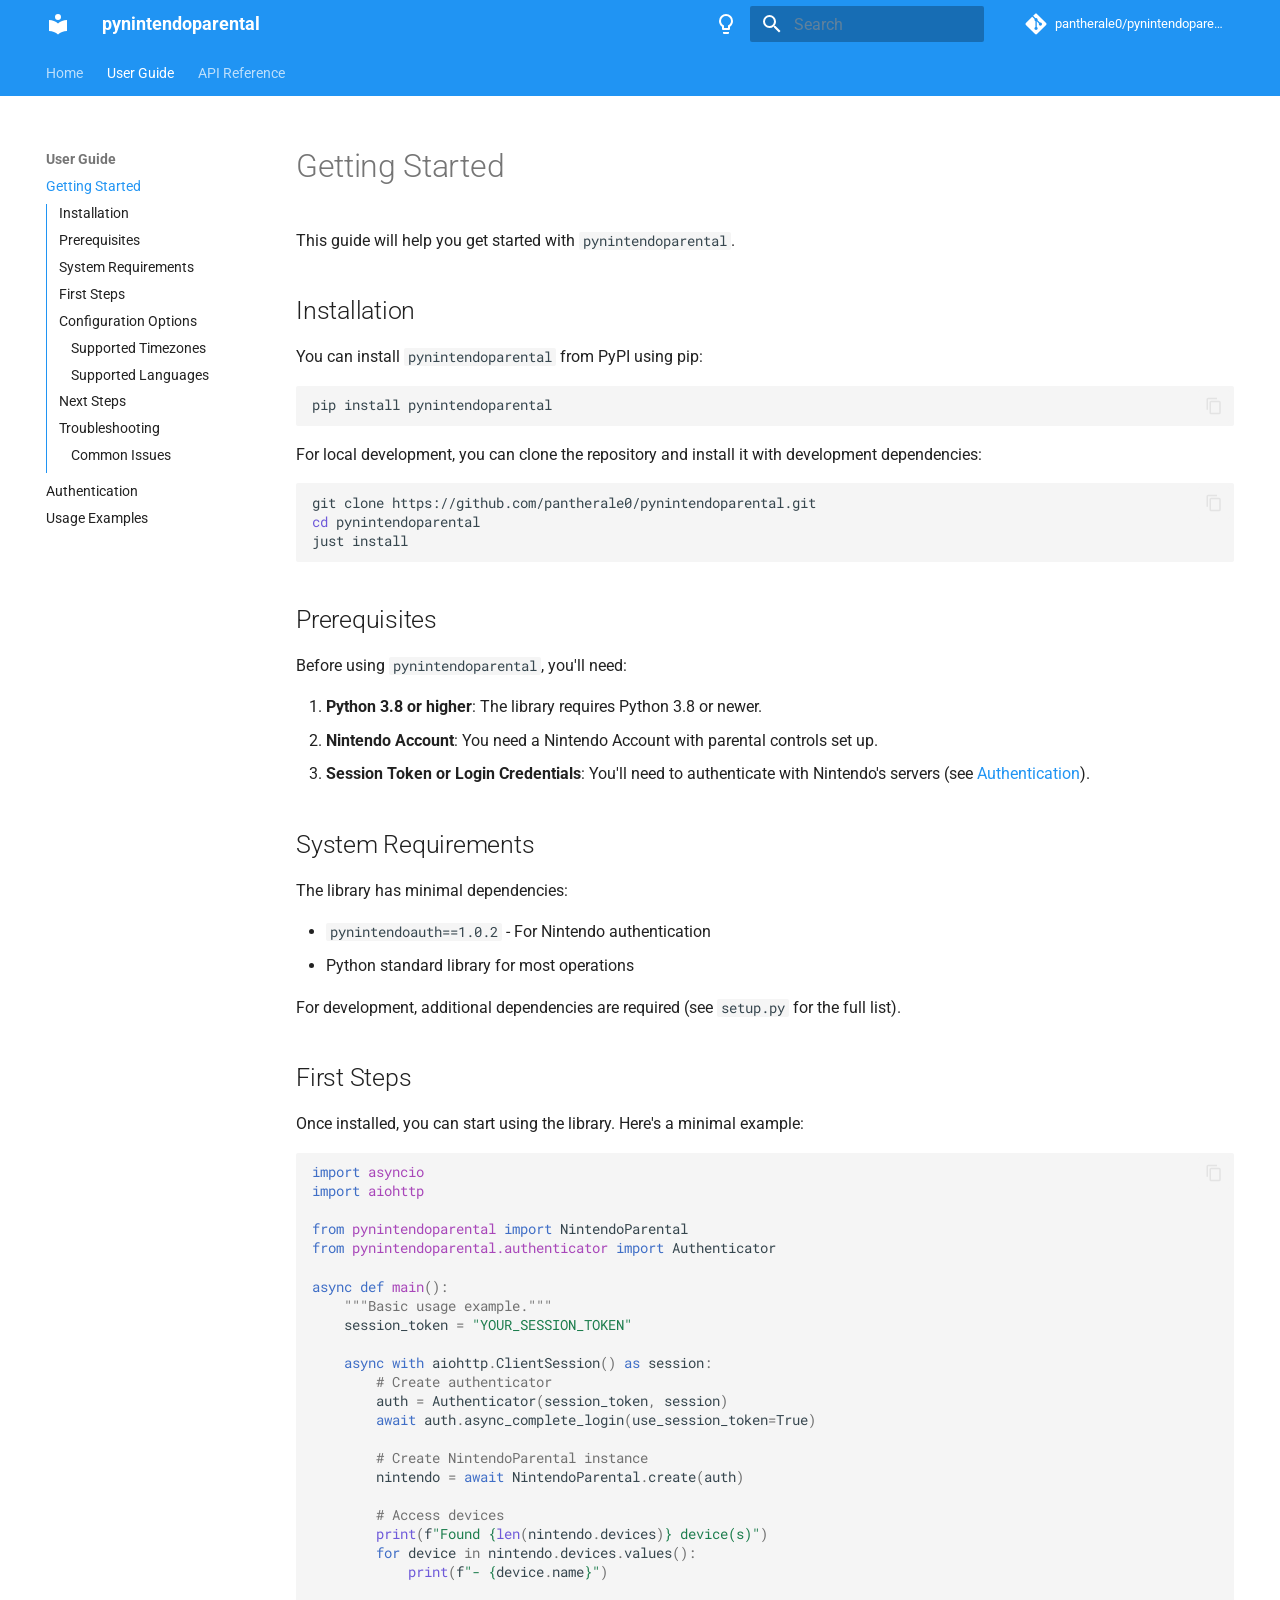
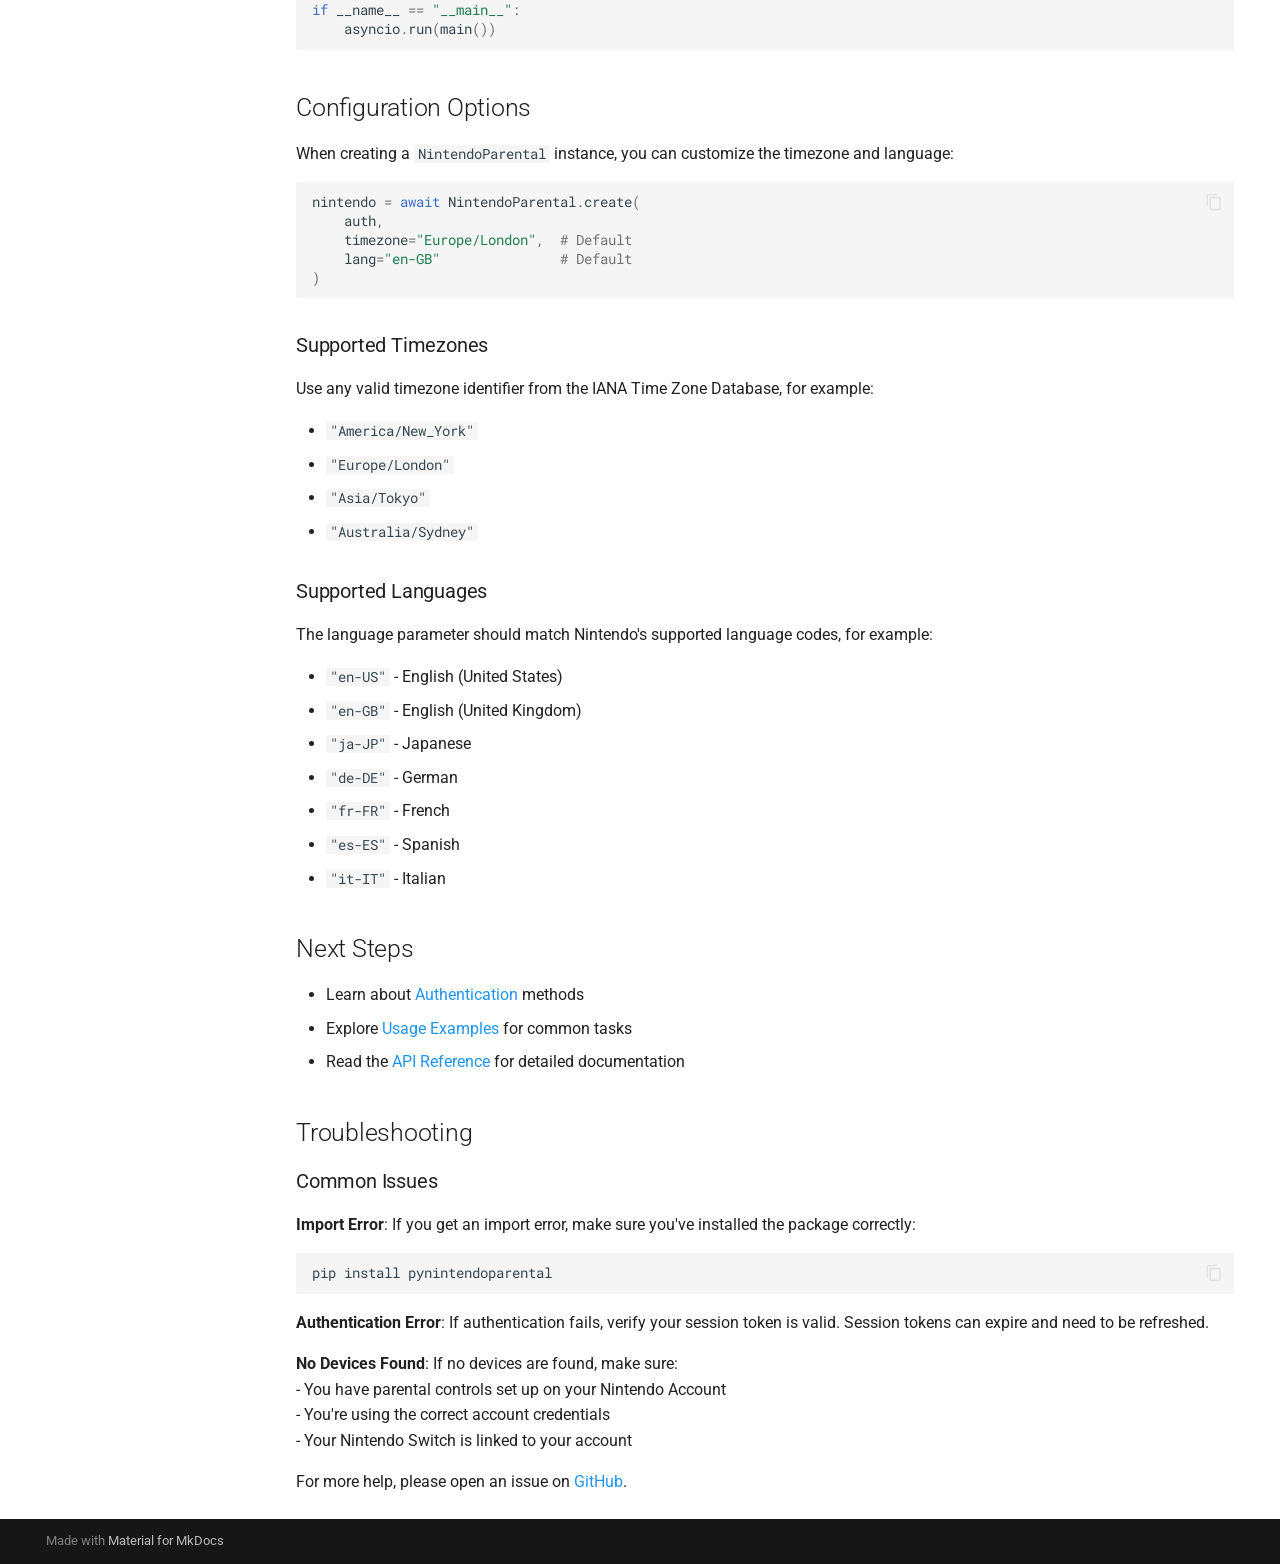
<file: guide/getting-started/index.html>
<!doctype html>
<html lang="en" class="no-js">
  <head>
    
      <meta charset="utf-8">
      <meta name="viewport" content="width=device-width,initial-scale=1">
      
        <meta name="description" content="Python API for Nintendo Switch Parental Controls">
      
      
        <meta name="author" content="pantherale0">
      
      
        <link rel="canonical" href="https://pantherale0.github.io/pynintendoparental/guide/getting-started/">
      
      
        <link rel="prev" href="../..">
      
      
        <link rel="next" href="../authentication/">
      
      
        
      
      
      <link rel="icon" href="../../assets/images/favicon.png">
      <meta name="generator" content="mkdocs-1.6.1, mkdocs-material-9.7.7">
    
    
      
        <title>Getting Started - pynintendoparental</title>
      
    
    
      <link rel="stylesheet" href="../../assets/stylesheets/main.ec1eaa64.min.css">
      
        
        <link rel="stylesheet" href="../../assets/stylesheets/palette.ab4e12ef.min.css">
      
      


    
    
      
    
    
      
        
        
        <link rel="preconnect" href="https://fonts.gstatic.com" crossorigin>
        <link rel="stylesheet" href="https://fonts.googleapis.com/css?family=Roboto:300,300i,400,400i,700,700i%7CRoboto+Mono:400,400i,700,700i&display=fallback">
        <style>:root{--md-text-font:"Roboto";--md-code-font:"Roboto Mono"}</style>
      
    
    
      <link rel="stylesheet" href="../../assets/_mkdocstrings.css">
    
      <link rel="stylesheet" href="../../stylesheets/extra.css">
    
    <script>__md_scope=new URL("../..",location),__md_hash=e=>[...e].reduce(((e,_)=>(e<<5)-e+_.charCodeAt(0)),0),__md_get=(e,_=localStorage,t=__md_scope)=>JSON.parse(_.getItem(t.pathname+"."+e)),__md_set=(e,_,t=localStorage,a=__md_scope)=>{try{t.setItem(a.pathname+"."+e,JSON.stringify(_))}catch(e){}}</script>
    
      

    
    
  </head>
  
  
    
    
      
    
    
    
    
    <body dir="ltr" data-md-color-scheme="default" data-md-color-primary="blue" data-md-color-accent="light-blue">
  
    
    <input class="md-toggle" data-md-toggle="drawer" type="checkbox" id="__drawer" autocomplete="off">
    <input class="md-toggle" data-md-toggle="search" type="checkbox" id="__search" autocomplete="off">
    <label class="md-overlay" for="__drawer"></label>
    <div data-md-component="skip">
      
        
        <a href="#getting-started" class="md-skip">
          Skip to content
        </a>
      
    </div>
    <div data-md-component="announce">
      
    </div>
    
    
      

<header class="md-header" data-md-component="header">
  <nav class="md-header__inner md-grid" aria-label="Header">
    <a href="../.." title="pynintendoparental" class="md-header__button md-logo" aria-label="pynintendoparental" data-md-component="logo">
      
  
  <svg xmlns="http://www.w3.org/2000/svg" viewBox="0 0 24 24"><path d="M12 8a3 3 0 0 0 3-3 3 3 0 0 0-3-3 3 3 0 0 0-3 3 3 3 0 0 0 3 3m0 3.54C9.64 9.35 6.5 8 3 8v11c3.5 0 6.64 1.35 9 3.54 2.36-2.19 5.5-3.54 9-3.54V8c-3.5 0-6.64 1.35-9 3.54"/></svg>

    </a>
    <label class="md-header__button md-icon" for="__drawer">
      
      <svg xmlns="http://www.w3.org/2000/svg" viewBox="0 0 24 24"><path d="M3 6h18v2H3zm0 5h18v2H3zm0 5h18v2H3z"/></svg>
    </label>
    <div class="md-header__title" data-md-component="header-title">
      <div class="md-header__ellipsis">
        <div class="md-header__topic">
          <span class="md-ellipsis">
            pynintendoparental
          </span>
        </div>
        <div class="md-header__topic" data-md-component="header-topic">
          <span class="md-ellipsis">
            
              Getting Started
            
          </span>
        </div>
      </div>
    </div>
    
      
        <form class="md-header__option" data-md-component="palette">
  
    
    
    
    <input class="md-option" data-md-color-media="" data-md-color-scheme="default" data-md-color-primary="blue" data-md-color-accent="light-blue"  aria-label="Switch to dark mode"  type="radio" name="__palette" id="__palette_0">
    
      <label class="md-header__button md-icon" title="Switch to dark mode" for="__palette_1" hidden>
        <svg xmlns="http://www.w3.org/2000/svg" viewBox="0 0 24 24"><path d="M12 2a7 7 0 0 1 7 7c0 2.38-1.19 4.47-3 5.74V17a1 1 0 0 1-1 1H9a1 1 0 0 1-1-1v-2.26C6.19 13.47 5 11.38 5 9a7 7 0 0 1 7-7M9 21v-1h6v1a1 1 0 0 1-1 1h-4a1 1 0 0 1-1-1m3-17a5 5 0 0 0-5 5c0 2.05 1.23 3.81 3 4.58V16h4v-2.42c1.77-.77 3-2.53 3-4.58a5 5 0 0 0-5-5"/></svg>
      </label>
    
  
    
    
    
    <input class="md-option" data-md-color-media="" data-md-color-scheme="slate" data-md-color-primary="blue" data-md-color-accent="light-blue"  aria-label="Switch to light mode"  type="radio" name="__palette" id="__palette_1">
    
      <label class="md-header__button md-icon" title="Switch to light mode" for="__palette_0" hidden>
        <svg xmlns="http://www.w3.org/2000/svg" viewBox="0 0 24 24"><path d="M12 2a7 7 0 0 0-7 7c0 2.38 1.19 4.47 3 5.74V17a1 1 0 0 0 1 1h6a1 1 0 0 0 1-1v-2.26c1.81-1.27 3-3.36 3-5.74a7 7 0 0 0-7-7M9 21a1 1 0 0 0 1 1h4a1 1 0 0 0 1-1v-1H9z"/></svg>
      </label>
    
  
</form>
      
    
    
      <script>var palette=__md_get("__palette");if(palette&&palette.color){if("(prefers-color-scheme)"===palette.color.media){var media=matchMedia("(prefers-color-scheme: light)"),input=document.querySelector(media.matches?"[data-md-color-media='(prefers-color-scheme: light)']":"[data-md-color-media='(prefers-color-scheme: dark)']");palette.color.media=input.getAttribute("data-md-color-media"),palette.color.scheme=input.getAttribute("data-md-color-scheme"),palette.color.primary=input.getAttribute("data-md-color-primary"),palette.color.accent=input.getAttribute("data-md-color-accent")}for(var[key,value]of Object.entries(palette.color))document.body.setAttribute("data-md-color-"+key,value)}</script>
    
    
    
      
      
        <label class="md-header__button md-icon" for="__search">
          
          <svg xmlns="http://www.w3.org/2000/svg" viewBox="0 0 24 24"><path d="M9.5 3A6.5 6.5 0 0 1 16 9.5c0 1.61-.59 3.09-1.56 4.23l.27.27h.79l5 5-1.5 1.5-5-5v-.79l-.27-.27A6.52 6.52 0 0 1 9.5 16 6.5 6.5 0 0 1 3 9.5 6.5 6.5 0 0 1 9.5 3m0 2C7 5 5 7 5 9.5S7 14 9.5 14 14 12 14 9.5 12 5 9.5 5"/></svg>
        </label>
        <div class="md-search" data-md-component="search" role="dialog">
  <label class="md-search__overlay" for="__search"></label>
  <div class="md-search__inner" role="search">
    <form class="md-search__form" name="search">
      <input type="text" class="md-search__input" name="query" aria-label="Search" placeholder="Search" autocapitalize="off" autocorrect="off" autocomplete="off" spellcheck="false" data-md-component="search-query" required>
      <label class="md-search__icon md-icon" for="__search">
        
        <svg xmlns="http://www.w3.org/2000/svg" viewBox="0 0 24 24"><path d="M9.5 3A6.5 6.5 0 0 1 16 9.5c0 1.61-.59 3.09-1.56 4.23l.27.27h.79l5 5-1.5 1.5-5-5v-.79l-.27-.27A6.52 6.52 0 0 1 9.5 16 6.5 6.5 0 0 1 3 9.5 6.5 6.5 0 0 1 9.5 3m0 2C7 5 5 7 5 9.5S7 14 9.5 14 14 12 14 9.5 12 5 9.5 5"/></svg>
        
        <svg xmlns="http://www.w3.org/2000/svg" viewBox="0 0 24 24"><path d="M20 11v2H8l5.5 5.5-1.42 1.42L4.16 12l7.92-7.92L13.5 5.5 8 11z"/></svg>
      </label>
      <nav class="md-search__options" aria-label="Search">
        
        <button type="reset" class="md-search__icon md-icon" title="Clear" aria-label="Clear" tabindex="-1">
          
          <svg xmlns="http://www.w3.org/2000/svg" viewBox="0 0 24 24"><path d="M19 6.41 17.59 5 12 10.59 6.41 5 5 6.41 10.59 12 5 17.59 6.41 19 12 13.41 17.59 19 19 17.59 13.41 12z"/></svg>
        </button>
      </nav>
      
        <div class="md-search__suggest" data-md-component="search-suggest"></div>
      
    </form>
    <div class="md-search__output">
      <div class="md-search__scrollwrap" tabindex="0" data-md-scrollfix>
        <div class="md-search-result" data-md-component="search-result">
          <div class="md-search-result__meta">
            Initializing search
          </div>
          <ol class="md-search-result__list" role="presentation"></ol>
        </div>
      </div>
    </div>
  </div>
</div>
      
    
    
      <div class="md-header__source">
        <a href="https://github.com/pantherale0/pynintendoparental" title="Go to repository" class="md-source" data-md-component="source">
  <div class="md-source__icon md-icon">
    
    <svg xmlns="http://www.w3.org/2000/svg" viewBox="0 0 448 512"><!--! Font Awesome Free 7.1.0 by @fontawesome - https://fontawesome.com License - https://fontawesome.com/license/free (Icons: CC BY 4.0, Fonts: SIL OFL 1.1, Code: MIT License) Copyright 2025 Fonticons, Inc.--><path d="M439.6 236.1 244 40.5c-5.4-5.5-12.8-8.5-20.4-8.5s-15 3-20.4 8.4L162.5 81l51.5 51.5c27.1-9.1 52.7 16.8 43.4 43.7l49.7 49.7c34.2-11.8 61.2 31 35.5 56.7-26.5 26.5-70.2-2.9-56-37.3L240.3 199v121.9c25.3 12.5 22.3 41.8 9.1 55-6.4 6.4-15.2 10.1-24.3 10.1s-17.8-3.6-24.3-10.1c-17.6-17.6-11.1-46.9 11.2-56v-123c-20.8-8.5-24.6-30.7-18.6-45L142.6 101 8.5 235.1C3 240.6 0 247.9 0 255.5s3 15 8.5 20.4l195.6 195.7c5.4 5.4 12.7 8.4 20.4 8.4s15-3 20.4-8.4l194.7-194.7c5.4-5.4 8.4-12.8 8.4-20.4s-3-15-8.4-20.4"/></svg>
  </div>
  <div class="md-source__repository">
    pantherale0/pynintendoparental
  </div>
</a>
      </div>
    
  </nav>
  
</header>
    
    <div class="md-container" data-md-component="container">
      
      
        
          
            
<nav class="md-tabs" aria-label="Tabs" data-md-component="tabs">
  <div class="md-grid">
    <ul class="md-tabs__list">
      
        
  
  
  
  
    <li class="md-tabs__item">
      <a href="../.." class="md-tabs__link">
        
  
  
    
  
  Home

      </a>
    </li>
  

      
        
  
  
  
    
  
  
    
    
      <li class="md-tabs__item md-tabs__item--active">
        <a href="./" class="md-tabs__link">
          
  
  
  User Guide

        </a>
      </li>
    
  

      
        
  
  
  
  
    
    
      <li class="md-tabs__item">
        <a href="../../api/nintendoparental/" class="md-tabs__link">
          
  
  
  API Reference

        </a>
      </li>
    
  

      
    </ul>
  </div>
</nav>
          
        
      
      <main class="md-main" data-md-component="main">
        <div class="md-main__inner md-grid">
          
            
              
              <div class="md-sidebar md-sidebar--primary" data-md-component="sidebar" data-md-type="navigation" >
                <div class="md-sidebar__scrollwrap">
                  <div class="md-sidebar__inner">
                    


  


  

<nav class="md-nav md-nav--primary md-nav--lifted md-nav--integrated" aria-label="Navigation" data-md-level="0">
  <label class="md-nav__title" for="__drawer">
    <a href="../.." title="pynintendoparental" class="md-nav__button md-logo" aria-label="pynintendoparental" data-md-component="logo">
      
  
  <svg xmlns="http://www.w3.org/2000/svg" viewBox="0 0 24 24"><path d="M12 8a3 3 0 0 0 3-3 3 3 0 0 0-3-3 3 3 0 0 0-3 3 3 3 0 0 0 3 3m0 3.54C9.64 9.35 6.5 8 3 8v11c3.5 0 6.64 1.35 9 3.54 2.36-2.19 5.5-3.54 9-3.54V8c-3.5 0-6.64 1.35-9 3.54"/></svg>

    </a>
    pynintendoparental
  </label>
  
    <div class="md-nav__source">
      <a href="https://github.com/pantherale0/pynintendoparental" title="Go to repository" class="md-source" data-md-component="source">
  <div class="md-source__icon md-icon">
    
    <svg xmlns="http://www.w3.org/2000/svg" viewBox="0 0 448 512"><!--! Font Awesome Free 7.1.0 by @fontawesome - https://fontawesome.com License - https://fontawesome.com/license/free (Icons: CC BY 4.0, Fonts: SIL OFL 1.1, Code: MIT License) Copyright 2025 Fonticons, Inc.--><path d="M439.6 236.1 244 40.5c-5.4-5.5-12.8-8.5-20.4-8.5s-15 3-20.4 8.4L162.5 81l51.5 51.5c27.1-9.1 52.7 16.8 43.4 43.7l49.7 49.7c34.2-11.8 61.2 31 35.5 56.7-26.5 26.5-70.2-2.9-56-37.3L240.3 199v121.9c25.3 12.5 22.3 41.8 9.1 55-6.4 6.4-15.2 10.1-24.3 10.1s-17.8-3.6-24.3-10.1c-17.6-17.6-11.1-46.9 11.2-56v-123c-20.8-8.5-24.6-30.7-18.6-45L142.6 101 8.5 235.1C3 240.6 0 247.9 0 255.5s3 15 8.5 20.4l195.6 195.7c5.4 5.4 12.7 8.4 20.4 8.4s15-3 20.4-8.4l194.7-194.7c5.4-5.4 8.4-12.8 8.4-20.4s-3-15-8.4-20.4"/></svg>
  </div>
  <div class="md-source__repository">
    pantherale0/pynintendoparental
  </div>
</a>
    </div>
  
  <ul class="md-nav__list" data-md-scrollfix>
    
      
      
  
  
  
  
    <li class="md-nav__item">
      <a href="../.." class="md-nav__link">
        
  
  
  <span class="md-ellipsis">
    
  
    Home
  

    
  </span>
  
  

      </a>
    </li>
  

    
      
      
  
  
    
  
  
  
    
    
    
    
      
        
        
      
      
        
      
    
    
    <li class="md-nav__item md-nav__item--active md-nav__item--section md-nav__item--nested">
      
        
        
        <input class="md-nav__toggle md-toggle " type="checkbox" id="__nav_2" checked>
        
          
          <label class="md-nav__link" for="__nav_2" id="__nav_2_label" tabindex="">
            
  
  
  <span class="md-ellipsis">
    
  
    User Guide
  

    
  </span>
  
  

            <span class="md-nav__icon md-icon"></span>
          </label>
        
        <nav class="md-nav" data-md-level="1" aria-labelledby="__nav_2_label" aria-expanded="true">
          <label class="md-nav__title" for="__nav_2">
            <span class="md-nav__icon md-icon"></span>
            
  
    User Guide
  

          </label>
          <ul class="md-nav__list" data-md-scrollfix>
            
              
                
  
  
    
  
  
  
    <li class="md-nav__item md-nav__item--active">
      
      <input class="md-nav__toggle md-toggle" type="checkbox" id="__toc">
      
      
        
      
      
        <label class="md-nav__link md-nav__link--active" for="__toc">
          
  
  
  <span class="md-ellipsis">
    
  
    Getting Started
  

    
  </span>
  
  

          <span class="md-nav__icon md-icon"></span>
        </label>
      
      <a href="./" class="md-nav__link md-nav__link--active">
        
  
  
  <span class="md-ellipsis">
    
  
    Getting Started
  

    
  </span>
  
  

      </a>
      
        

<nav class="md-nav md-nav--secondary" aria-label="Table of contents">
  
  
  
    
  
  
    <label class="md-nav__title" for="__toc">
      <span class="md-nav__icon md-icon"></span>
      Table of contents
    </label>
    <ul class="md-nav__list" data-md-component="toc" data-md-scrollfix>
      
        <li class="md-nav__item">
  <a href="#installation" class="md-nav__link">
    <span class="md-ellipsis">
      
        Installation
      
    </span>
  </a>
  
</li>
      
        <li class="md-nav__item">
  <a href="#prerequisites" class="md-nav__link">
    <span class="md-ellipsis">
      
        Prerequisites
      
    </span>
  </a>
  
</li>
      
        <li class="md-nav__item">
  <a href="#system-requirements" class="md-nav__link">
    <span class="md-ellipsis">
      
        System Requirements
      
    </span>
  </a>
  
</li>
      
        <li class="md-nav__item">
  <a href="#first-steps" class="md-nav__link">
    <span class="md-ellipsis">
      
        First Steps
      
    </span>
  </a>
  
</li>
      
        <li class="md-nav__item">
  <a href="#configuration-options" class="md-nav__link">
    <span class="md-ellipsis">
      
        Configuration Options
      
    </span>
  </a>
  
    <nav class="md-nav" aria-label="Configuration Options">
      <ul class="md-nav__list">
        
          <li class="md-nav__item">
  <a href="#supported-timezones" class="md-nav__link">
    <span class="md-ellipsis">
      
        Supported Timezones
      
    </span>
  </a>
  
</li>
        
          <li class="md-nav__item">
  <a href="#supported-languages" class="md-nav__link">
    <span class="md-ellipsis">
      
        Supported Languages
      
    </span>
  </a>
  
</li>
        
      </ul>
    </nav>
  
</li>
      
        <li class="md-nav__item">
  <a href="#next-steps" class="md-nav__link">
    <span class="md-ellipsis">
      
        Next Steps
      
    </span>
  </a>
  
</li>
      
        <li class="md-nav__item">
  <a href="#troubleshooting" class="md-nav__link">
    <span class="md-ellipsis">
      
        Troubleshooting
      
    </span>
  </a>
  
    <nav class="md-nav" aria-label="Troubleshooting">
      <ul class="md-nav__list">
        
          <li class="md-nav__item">
  <a href="#common-issues" class="md-nav__link">
    <span class="md-ellipsis">
      
        Common Issues
      
    </span>
  </a>
  
</li>
        
      </ul>
    </nav>
  
</li>
      
    </ul>
  
</nav>
      
    </li>
  

              
            
              
                
  
  
  
  
    <li class="md-nav__item">
      <a href="../authentication/" class="md-nav__link">
        
  
  
  <span class="md-ellipsis">
    
  
    Authentication
  

    
  </span>
  
  

      </a>
    </li>
  

              
            
              
                
  
  
  
  
    <li class="md-nav__item">
      <a href="../examples/" class="md-nav__link">
        
  
  
  <span class="md-ellipsis">
    
  
    Usage Examples
  

    
  </span>
  
  

      </a>
    </li>
  

              
            
          </ul>
        </nav>
      
    </li>
  

    
      
      
  
  
  
  
    
    
    
    
      
      
        
      
    
    
    <li class="md-nav__item md-nav__item--nested">
      
        
        
          
        
        <input class="md-nav__toggle md-toggle md-toggle--indeterminate" type="checkbox" id="__nav_3" >
        
          
          <label class="md-nav__link" for="__nav_3" id="__nav_3_label" tabindex="0">
            
  
  
  <span class="md-ellipsis">
    
  
    API Reference
  

    
  </span>
  
  

            <span class="md-nav__icon md-icon"></span>
          </label>
        
        <nav class="md-nav" data-md-level="1" aria-labelledby="__nav_3_label" aria-expanded="false">
          <label class="md-nav__title" for="__nav_3">
            <span class="md-nav__icon md-icon"></span>
            
  
    API Reference
  

          </label>
          <ul class="md-nav__list" data-md-scrollfix>
            
              
                
  
  
  
  
    <li class="md-nav__item">
      <a href="../../api/nintendoparental/" class="md-nav__link">
        
  
  
  <span class="md-ellipsis">
    
  
    NintendoParental
  

    
  </span>
  
  

      </a>
    </li>
  

              
            
              
                
  
  
  
  
    <li class="md-nav__item">
      <a href="../../api/device/" class="md-nav__link">
        
  
  
  <span class="md-ellipsis">
    
  
    Device
  

    
  </span>
  
  

      </a>
    </li>
  

              
            
              
                
  
  
  
  
    <li class="md-nav__item">
      <a href="../../api/player/" class="md-nav__link">
        
  
  
  <span class="md-ellipsis">
    
  
    Player
  

    
  </span>
  
  

      </a>
    </li>
  

              
            
              
                
  
  
  
  
    <li class="md-nav__item">
      <a href="../../api/application/" class="md-nav__link">
        
  
  
  <span class="md-ellipsis">
    
  
    Application
  

    
  </span>
  
  

      </a>
    </li>
  

              
            
              
                
  
  
  
  
    <li class="md-nav__item">
      <a href="../../api/authenticator/" class="md-nav__link">
        
  
  
  <span class="md-ellipsis">
    
  
    Authenticator
  

    
  </span>
  
  

      </a>
    </li>
  

              
            
              
                
  
  
  
  
    <li class="md-nav__item">
      <a href="../../api/enums/" class="md-nav__link">
        
  
  
  <span class="md-ellipsis">
    
  
    Enums
  

    
  </span>
  
  

      </a>
    </li>
  

              
            
              
                
  
  
  
  
    <li class="md-nav__item">
      <a href="../../api/exceptions/" class="md-nav__link">
        
  
  
  <span class="md-ellipsis">
    
  
    Exceptions
  

    
  </span>
  
  

      </a>
    </li>
  

              
            
          </ul>
        </nav>
      
    </li>
  

    
  </ul>
</nav>
                  </div>
                </div>
              </div>
            
            
          
          
            <div class="md-content" data-md-component="content">
              
              <article class="md-content__inner md-typeset">
                
                  


  
  


<h1 id="getting-started">Getting Started<a class="headerlink" href="#getting-started" title="Permanent link">&para;</a></h1>
<p>This guide will help you get started with <code>pynintendoparental</code>.</p>
<h2 id="installation">Installation<a class="headerlink" href="#installation" title="Permanent link">&para;</a></h2>
<p>You can install <code>pynintendoparental</code> from PyPI using pip:</p>
<div class="highlight"><pre><span></span><code>pip<span class="w"> </span>install<span class="w"> </span>pynintendoparental
</code></pre></div>
<p>For local development, you can clone the repository and install it with development dependencies:</p>
<div class="highlight"><pre><span></span><code>git<span class="w"> </span>clone<span class="w"> </span>https://github.com/pantherale0/pynintendoparental.git
<span class="nb">cd</span><span class="w"> </span>pynintendoparental
just<span class="w"> </span>install
</code></pre></div>
<h2 id="prerequisites">Prerequisites<a class="headerlink" href="#prerequisites" title="Permanent link">&para;</a></h2>
<p>Before using <code>pynintendoparental</code>, you'll need:</p>
<ol>
<li><strong>Python 3.8 or higher</strong>: The library requires Python 3.8 or newer.</li>
<li><strong>Nintendo Account</strong>: You need a Nintendo Account with parental controls set up.</li>
<li><strong>Session Token or Login Credentials</strong>: You'll need to authenticate with Nintendo's servers (see <a href="../authentication/">Authentication</a>).</li>
</ol>
<h2 id="system-requirements">System Requirements<a class="headerlink" href="#system-requirements" title="Permanent link">&para;</a></h2>
<p>The library has minimal dependencies:</p>
<ul>
<li><code>pynintendoauth==1.0.2</code> - For Nintendo authentication</li>
<li>Python standard library for most operations</li>
</ul>
<p>For development, additional dependencies are required (see <code>setup.py</code> for the full list).</p>
<h2 id="first-steps">First Steps<a class="headerlink" href="#first-steps" title="Permanent link">&para;</a></h2>
<p>Once installed, you can start using the library. Here's a minimal example:</p>
<div class="highlight"><pre><span></span><code><span class="kn">import</span><span class="w"> </span><span class="nn">asyncio</span>
<span class="kn">import</span><span class="w"> </span><span class="nn">aiohttp</span>

<span class="kn">from</span><span class="w"> </span><span class="nn">pynintendoparental</span><span class="w"> </span><span class="kn">import</span> <span class="n">NintendoParental</span>
<span class="kn">from</span><span class="w"> </span><span class="nn">pynintendoparental.authenticator</span><span class="w"> </span><span class="kn">import</span> <span class="n">Authenticator</span>

<span class="k">async</span> <span class="k">def</span><span class="w"> </span><span class="nf">main</span><span class="p">():</span>
<span class="w">    </span><span class="sd">"""Basic usage example."""</span>
    <span class="n">session_token</span> <span class="o">=</span> <span class="s2">"YOUR_SESSION_TOKEN"</span>

    <span class="k">async</span> <span class="k">with</span> <span class="n">aiohttp</span><span class="o">.</span><span class="n">ClientSession</span><span class="p">()</span> <span class="k">as</span> <span class="n">session</span><span class="p">:</span>
        <span class="c1"># Create authenticator</span>
        <span class="n">auth</span> <span class="o">=</span> <span class="n">Authenticator</span><span class="p">(</span><span class="n">session_token</span><span class="p">,</span> <span class="n">session</span><span class="p">)</span>
        <span class="k">await</span> <span class="n">auth</span><span class="o">.</span><span class="n">async_complete_login</span><span class="p">(</span><span class="n">use_session_token</span><span class="o">=</span><span class="kc">True</span><span class="p">)</span>

        <span class="c1"># Create NintendoParental instance</span>
        <span class="n">nintendo</span> <span class="o">=</span> <span class="k">await</span> <span class="n">NintendoParental</span><span class="o">.</span><span class="n">create</span><span class="p">(</span><span class="n">auth</span><span class="p">)</span>

        <span class="c1"># Access devices</span>
        <span class="nb">print</span><span class="p">(</span><span class="sa">f</span><span class="s2">"Found </span><span class="si">{</span><span class="nb">len</span><span class="p">(</span><span class="n">nintendo</span><span class="o">.</span><span class="n">devices</span><span class="p">)</span><span class="si">}</span><span class="s2"> device(s)"</span><span class="p">)</span>
        <span class="k">for</span> <span class="n">device</span> <span class="ow">in</span> <span class="n">nintendo</span><span class="o">.</span><span class="n">devices</span><span class="o">.</span><span class="n">values</span><span class="p">():</span>
            <span class="nb">print</span><span class="p">(</span><span class="sa">f</span><span class="s2">"- </span><span class="si">{</span><span class="n">device</span><span class="o">.</span><span class="n">name</span><span class="si">}</span><span class="s2">"</span><span class="p">)</span>

<span class="k">if</span> <span class="vm">__name__</span> <span class="o">==</span> <span class="s2">"__main__"</span><span class="p">:</span>
    <span class="n">asyncio</span><span class="o">.</span><span class="n">run</span><span class="p">(</span><span class="n">main</span><span class="p">())</span>
</code></pre></div>
<h2 id="configuration-options">Configuration Options<a class="headerlink" href="#configuration-options" title="Permanent link">&para;</a></h2>
<p>When creating a <code>NintendoParental</code> instance, you can customize the timezone and language:</p>
<div class="highlight"><pre><span></span><code><span class="n">nintendo</span> <span class="o">=</span> <span class="k">await</span> <span class="n">NintendoParental</span><span class="o">.</span><span class="n">create</span><span class="p">(</span>
    <span class="n">auth</span><span class="p">,</span>
    <span class="n">timezone</span><span class="o">=</span><span class="s2">"Europe/London"</span><span class="p">,</span>  <span class="c1"># Default</span>
    <span class="n">lang</span><span class="o">=</span><span class="s2">"en-GB"</span>               <span class="c1"># Default</span>
<span class="p">)</span>
</code></pre></div>
<h3 id="supported-timezones">Supported Timezones<a class="headerlink" href="#supported-timezones" title="Permanent link">&para;</a></h3>
<p>Use any valid timezone identifier from the IANA Time Zone Database, for example:</p>
<ul>
<li><code>"America/New_York"</code></li>
<li><code>"Europe/London"</code></li>
<li><code>"Asia/Tokyo"</code></li>
<li><code>"Australia/Sydney"</code></li>
</ul>
<h3 id="supported-languages">Supported Languages<a class="headerlink" href="#supported-languages" title="Permanent link">&para;</a></h3>
<p>The language parameter should match Nintendo's supported language codes, for example:</p>
<ul>
<li><code>"en-US"</code> - English (United States)</li>
<li><code>"en-GB"</code> - English (United Kingdom)</li>
<li><code>"ja-JP"</code> - Japanese</li>
<li><code>"de-DE"</code> - German</li>
<li><code>"fr-FR"</code> - French</li>
<li><code>"es-ES"</code> - Spanish</li>
<li><code>"it-IT"</code> - Italian</li>
</ul>
<h2 id="next-steps">Next Steps<a class="headerlink" href="#next-steps" title="Permanent link">&para;</a></h2>
<ul>
<li>Learn about <a href="../authentication/">Authentication</a> methods</li>
<li>Explore <a href="../examples/">Usage Examples</a> for common tasks</li>
<li>Read the <a href="../../api/nintendoparental/">API Reference</a> for detailed documentation</li>
</ul>
<h2 id="troubleshooting">Troubleshooting<a class="headerlink" href="#troubleshooting" title="Permanent link">&para;</a></h2>
<h3 id="common-issues">Common Issues<a class="headerlink" href="#common-issues" title="Permanent link">&para;</a></h3>
<p><strong>Import Error</strong>: If you get an import error, make sure you've installed the package correctly:
<div class="highlight"><pre><span></span><code>pip<span class="w"> </span>install<span class="w"> </span>pynintendoparental
</code></pre></div></p>
<p><strong>Authentication Error</strong>: If authentication fails, verify your session token is valid. Session tokens can expire and need to be refreshed.</p>
<p><strong>No Devices Found</strong>: If no devices are found, make sure:
- You have parental controls set up on your Nintendo Account
- You're using the correct account credentials
- Your Nintendo Switch is linked to your account</p>
<p>For more help, please open an issue on <a href="https://github.com/pantherale0/pynintendoparental/issues">GitHub</a>.</p>












                
              </article>
            </div>
          
          
<script>var target=document.getElementById(location.hash.slice(1));target&&target.name&&(target.checked=target.name.startsWith("__tabbed_"))</script>
        </div>
        
      </main>
      
        <footer class="md-footer">
  
  <div class="md-footer-meta md-typeset">
    <div class="md-footer-meta__inner md-grid">
      <div class="md-copyright">
  
  
    Made with
    <a href="https://squidfunk.github.io/mkdocs-material/" target="_blank" rel="noopener">
      Material for MkDocs
    </a>
  
</div>
      
    </div>
  </div>
</footer>
      
    </div>
    <div class="md-dialog" data-md-component="dialog">
      <div class="md-dialog__inner md-typeset"></div>
    </div>
    
    
    
      
      
      <script id="__config" type="application/json">{"annotate": null, "base": "../..", "features": ["navigation.instant", "navigation.tracking", "navigation.tabs", "navigation.sections", "navigation.expand", "toc.integrate", "search.suggest", "search.highlight", "content.code.copy"], "search": "../../assets/javascripts/workers/search.2c215733.min.js", "tags": null, "translations": {"clipboard.copied": "Copied to clipboard", "clipboard.copy": "Copy to clipboard", "search.result.more.one": "1 more on this page", "search.result.more.other": "# more on this page", "search.result.none": "No matching documents", "search.result.one": "1 matching document", "search.result.other": "# matching documents", "search.result.placeholder": "Type to start searching", "search.result.term.missing": "Missing", "select.version": "Select version"}, "version": null}</script>
    
    
      <script src="../../assets/javascripts/bundle.d7400e89.min.js"></script>
      
    
  </body>
</html>
</file>
<file: assets/_mkdocstrings.css>
/* Avoid breaking parameter names, etc. in table cells. */
.doc-contents td code {
  word-break: normal !important;
}

/* No line break before first paragraph of descriptions. */
.doc-md-description,
.doc-md-description>p:first-child {
  display: inline;
}

/* No text transformation from Material for MkDocs for H5 headings. */
.md-typeset h5 .doc-object-name {
  text-transform: none;
}

/* Max width for docstring sections tables. */
.doc .md-typeset__table,
.doc .md-typeset__table table {
  display: table !important;
  width: 100%;
}

.doc .md-typeset__table tr {
  display: table-row;
}

/* Defaults in Spacy table style. */
.doc-param-default,
.doc-type_param-default {
  float: right;
}

/* Parameter headings must be inline, not blocks. */
.doc-heading-parameter,
.doc-heading-type_parameter {
  display: inline;
}

/* Default font size for parameter headings. */
.md-typeset .doc-heading-parameter {
  font-size: inherit;
}

/* Prefer space on the right, not the left of parameter permalinks. */
.doc-heading-parameter .headerlink,
.doc-heading-type_parameter .headerlink {
  margin-left: 0 !important;
  margin-right: 0.2rem;
}

/* Backward-compatibility: docstring section titles in bold. */
.doc-section-title {
  font-weight: bold;
}

/* Backlinks crumb separator. */
.doc-backlink-crumb {
  display: inline-flex;
  gap: .2rem;
  white-space: nowrap;
  align-items: center;
  vertical-align: middle;
}
.doc-backlink-crumb:not(:first-child)::before {
  background-color: var(--md-default-fg-color--lighter);
  content: "";
  display: inline;
  height: 1rem;
  --md-path-icon: url('data:image/svg+xml;charset=utf-8,<svg xmlns="http://www.w3.org/2000/svg" viewBox="0 0 24 24"><path d="M8.59 16.58 13.17 12 8.59 7.41 10 6l6 6-6 6z"/></svg>');
  -webkit-mask-image: var(--md-path-icon);
  mask-image: var(--md-path-icon);
  width: 1rem;
}
.doc-backlink-crumb.last {
  font-weight: bold;
}

/* Symbols in Navigation and ToC. */
:root, :host,
[data-md-color-scheme="default"] {
  --doc-symbol-parameter-fg-color: #df50af;
  --doc-symbol-type_parameter-fg-color: #df50af;
  --doc-symbol-attribute-fg-color: #953800;
  --doc-symbol-function-fg-color: #8250df;
  --doc-symbol-method-fg-color: #8250df;
  --doc-symbol-class-fg-color: #0550ae;
  --doc-symbol-type_alias-fg-color: #0550ae;
  --doc-symbol-module-fg-color: #5cad0f;

  --doc-symbol-parameter-bg-color: #df50af1a;
  --doc-symbol-type_parameter-bg-color: #df50af1a;
  --doc-symbol-attribute-bg-color: #9538001a;
  --doc-symbol-function-bg-color: #8250df1a;
  --doc-symbol-method-bg-color: #8250df1a;
  --doc-symbol-class-bg-color: #0550ae1a;
  --doc-symbol-type_alias-bg-color: #0550ae1a;
  --doc-symbol-module-bg-color: #5cad0f1a;
}

[data-md-color-scheme="slate"] {
  --doc-symbol-parameter-fg-color: #ffa8cc;
  --doc-symbol-type_parameter-fg-color: #ffa8cc;
  --doc-symbol-attribute-fg-color: #ffa657;
  --doc-symbol-function-fg-color: #d2a8ff;
  --doc-symbol-method-fg-color: #d2a8ff;
  --doc-symbol-class-fg-color: #79c0ff;
  --doc-symbol-type_alias-fg-color: #79c0ff;
  --doc-symbol-module-fg-color: #baff79;

  --doc-symbol-parameter-bg-color: #ffa8cc1a;
  --doc-symbol-type_parameter-bg-color: #ffa8cc1a;
  --doc-symbol-attribute-bg-color: #ffa6571a;
  --doc-symbol-function-bg-color: #d2a8ff1a;
  --doc-symbol-method-bg-color: #d2a8ff1a;
  --doc-symbol-class-bg-color: #79c0ff1a;
  --doc-symbol-type_alias-bg-color: #79c0ff1a;
  --doc-symbol-module-bg-color: #baff791a;
}

code.doc-symbol {
  border-radius: .1rem;
  font-size: .85em;
  padding: 0 .3em;
  font-weight: bold;
}

code.doc-symbol-parameter,
a code.doc-symbol-parameter {
  color: var(--doc-symbol-parameter-fg-color);
  background-color: var(--doc-symbol-parameter-bg-color);
}

code.doc-symbol-parameter::after {
  content: "param";
}

code.doc-symbol-type_parameter,
a code.doc-symbol-type_parameter {
  color: var(--doc-symbol-type_parameter-fg-color);
  background-color: var(--doc-symbol-type_parameter-bg-color);
}

code.doc-symbol-type_parameter::after {
  content: "type-param";
}

code.doc-symbol-attribute,
a code.doc-symbol-attribute {
  color: var(--doc-symbol-attribute-fg-color);
  background-color: var(--doc-symbol-attribute-bg-color);
}

code.doc-symbol-attribute::after {
  content: "attr";
}

code.doc-symbol-function,
a code.doc-symbol-function {
  color: var(--doc-symbol-function-fg-color);
  background-color: var(--doc-symbol-function-bg-color);
}

code.doc-symbol-function::after {
  content: "func";
}

code.doc-symbol-method,
a code.doc-symbol-method {
  color: var(--doc-symbol-method-fg-color);
  background-color: var(--doc-symbol-method-bg-color);
}

code.doc-symbol-method::after {
  content: "meth";
}

code.doc-symbol-class,
a code.doc-symbol-class {
  color: var(--doc-symbol-class-fg-color);
  background-color: var(--doc-symbol-class-bg-color);
}

code.doc-symbol-class::after {
  content: "class";
}


code.doc-symbol-type_alias,
a code.doc-symbol-type_alias {
  color: var(--doc-symbol-type_alias-fg-color);
  background-color: var(--doc-symbol-type_alias-bg-color);
}

code.doc-symbol-type_alias::after {
  content: "type";
}

code.doc-symbol-module,
a code.doc-symbol-module {
  color: var(--doc-symbol-module-fg-color);
  background-color: var(--doc-symbol-module-bg-color);
}

code.doc-symbol-module::after {
  content: "mod";
}

.doc-signature .autorefs {
  color: inherit;
  border-bottom: 1px dotted currentcolor;
}

/* Source code blocks (admonitions). */
:root {
  --md-admonition-icon--mkdocstrings-source: url('data:image/svg+xml;charset=utf-8,<svg xmlns="http://www.w3.org/2000/svg" viewBox="0 0 24 24"><path d="M15.22 4.97a.75.75 0 0 1 1.06 0l6.5 6.5a.75.75 0 0 1 0 1.06l-6.5 6.5a.749.749 0 0 1-1.275-.326.75.75 0 0 1 .215-.734L21.19 12l-5.97-5.97a.75.75 0 0 1 0-1.06m-6.44 0a.75.75 0 0 1 0 1.06L2.81 12l5.97 5.97a.749.749 0 0 1-.326 1.275.75.75 0 0 1-.734-.215l-6.5-6.5a.75.75 0 0 1 0-1.06l6.5-6.5a.75.75 0 0 1 1.06 0"/></svg>')
}
.md-typeset .admonition.mkdocstrings-source,
.md-typeset details.mkdocstrings-source {
  border: none;
  padding: 0;
}
.md-typeset .admonition.mkdocstrings-source:focus-within,
.md-typeset details.mkdocstrings-source:focus-within {
  box-shadow: none;
}
.md-typeset .mkdocstrings-source > .admonition-title,
.md-typeset .mkdocstrings-source > summary {
  background-color: inherit;
}
.md-typeset .mkdocstrings-source > .admonition-title::before,
.md-typeset .mkdocstrings-source > summary::before {
  background-color: var(--md-default-fg-color);
  -webkit-mask-image: var(--md-admonition-icon--mkdocstrings-source);
          mask-image: var(--md-admonition-icon--mkdocstrings-source);
}
</file>
<file: stylesheets/extra.css>
/* Preserve newlines in specific content areas */
.md-content p {
  white-space: pre-wrap;
  word-break: break-word;
}
</file>
<file: assets/stylesheets/main.ec1eaa64.min.css>
@charset "UTF-8";html{-webkit-text-size-adjust:none;-moz-text-size-adjust:none;text-size-adjust:none;box-sizing:border-box}*,:after,:before{box-sizing:inherit}@media (prefers-reduced-motion){*,:after,:before{transition:none!important}}body{margin:0}a,button,input,label{-webkit-tap-highlight-color:transparent}a{color:inherit;text-decoration:none}hr{border:0;box-sizing:initial;display:block;height:.05rem;overflow:visible;padding:0}small{font-size:80%}sub,sup{line-height:1em}img{border-style:none}table{border-collapse:initial;border-spacing:0}td,th{font-weight:400;vertical-align:top}button{background:#0000;border:0;font-family:inherit;font-size:inherit;margin:0;padding:0}input{border:0;outline:none}:root{--md-primary-fg-color:#4051b5;--md-primary-fg-color--light:#5d6cc0;--md-primary-fg-color--dark:#303fa1;--md-primary-bg-color:#fff;--md-primary-bg-color--light:#ffffffb3;--md-accent-fg-color:#526cfe;--md-accent-fg-color--transparent:#526cfe1a;--md-accent-bg-color:#fff;--md-accent-bg-color--light:#ffffffb3}[data-md-color-scheme=default]{color-scheme:light}[data-md-color-scheme=default] img[src$="#gh-dark-mode-only"],[data-md-color-scheme=default] img[src$="#only-dark"]{display:none}:root,[data-md-color-scheme=default]{--md-hue:225deg;--md-default-fg-color:#000000de;--md-default-fg-color--light:#0000008a;--md-default-fg-color--lighter:#00000052;--md-default-fg-color--lightest:#00000012;--md-default-bg-color:#fff;--md-default-bg-color--light:#ffffffb3;--md-default-bg-color--lighter:#ffffff4d;--md-default-bg-color--lightest:#ffffff1f;--md-code-fg-color:#36464e;--md-code-bg-color:#f5f5f5;--md-code-bg-color--light:#f5f5f5b3;--md-code-bg-color--lighter:#f5f5f54d;--md-code-hl-color:#4287ff;--md-code-hl-color--light:#4287ff1a;--md-code-hl-number-color:#d52a2a;--md-code-hl-special-color:#db1457;--md-code-hl-function-color:#a846b9;--md-code-hl-constant-color:#6e59d9;--md-code-hl-keyword-color:#3f6ec6;--md-code-hl-string-color:#1c7d4d;--md-code-hl-name-color:var(--md-code-fg-color);--md-code-hl-operator-color:var(--md-default-fg-color--light);--md-code-hl-punctuation-color:var(--md-default-fg-color--light);--md-code-hl-comment-color:var(--md-default-fg-color--light);--md-code-hl-generic-color:var(--md-default-fg-color--light);--md-code-hl-variable-color:var(--md-default-fg-color--light);--md-typeset-color:var(--md-default-fg-color);--md-typeset-a-color:var(--md-primary-fg-color);--md-typeset-del-color:#f5503d26;--md-typeset-ins-color:#0bd57026;--md-typeset-kbd-color:#fafafa;--md-typeset-kbd-accent-color:#fff;--md-typeset-kbd-border-color:#b8b8b8;--md-typeset-mark-color:#ffff0080;--md-typeset-table-color:#0000001f;--md-typeset-table-color--light:rgba(0,0,0,.035);--md-admonition-fg-color:var(--md-default-fg-color);--md-admonition-bg-color:var(--md-default-bg-color);--md-warning-fg-color:#000000de;--md-warning-bg-color:#ff9;--md-footer-fg-color:#fff;--md-footer-fg-color--light:#ffffffb3;--md-footer-fg-color--lighter:#ffffff73;--md-footer-bg-color:#000000de;--md-footer-bg-color--dark:#00000052;--md-shadow-z1:0 0.2rem 0.5rem #0000000d,0 0 0.05rem #0000001a;--md-shadow-z2:0 0.2rem 0.5rem #0000001a,0 0 0.05rem #00000040;--md-shadow-z3:0 0.2rem 0.5rem #0003,0 0 0.05rem #00000059}.md-icon svg{fill:currentcolor;display:block;height:1.2rem;width:1.2rem}body{-webkit-font-smoothing:antialiased;-moz-osx-font-smoothing:grayscale;--md-text-font-family:var(--md-text-font,_),-apple-system,BlinkMacSystemFont,Helvetica,Arial,sans-serif;--md-code-font-family:var(--md-code-font,_),SFMono-Regular,Consolas,Menlo,monospace}aside,body,input{font-feature-settings:"kern","liga";color:var(--md-typeset-color);font-family:var(--md-text-font-family)}code,kbd,pre{font-feature-settings:"kern";font-family:var(--md-code-font-family)}:root{--md-typeset-table-sort-icon:url('data:image/svg+xml;charset=utf-8,<svg xmlns="http://www.w3.org/2000/svg" viewBox="0 0 24 24"><path d="m18 21-4-4h3V7h-3l4-4 4 4h-3v10h3M2 19v-2h10v2M2 13v-2h7v2M2 7V5h4v2z"/></svg>');--md-typeset-table-sort-icon--asc:url('data:image/svg+xml;charset=utf-8,<svg xmlns="http://www.w3.org/2000/svg" viewBox="0 0 24 24"><path d="M19 17h3l-4 4-4-4h3V3h2M2 17h10v2H2M6 5v2H2V5m0 6h7v2H2z"/></svg>');--md-typeset-table-sort-icon--desc:url('data:image/svg+xml;charset=utf-8,<svg xmlns="http://www.w3.org/2000/svg" viewBox="0 0 24 24"><path d="M19 7h3l-4-4-4 4h3v14h2M2 17h10v2H2M6 5v2H2V5m0 6h7v2H2z"/></svg>')}.md-typeset{-webkit-print-color-adjust:exact;color-adjust:exact;font-size:.8rem;line-height:1.6;overflow-wrap:break-word}@media print{.md-typeset{font-size:.68rem}}.md-typeset blockquote,.md-typeset dl,.md-typeset figure,.md-typeset ol,.md-typeset pre,.md-typeset ul{margin-bottom:1em;margin-top:1em}.md-typeset h1{color:var(--md-default-fg-color--light);font-size:2em;line-height:1.3;margin:0 0 1.25em}.md-typeset h1,.md-typeset h2{font-weight:300;letter-spacing:-.01em}.md-typeset h2{font-size:1.5625em;line-height:1.4;margin:1.6em 0 .64em}.md-typeset h3{font-size:1.25em;font-weight:400;letter-spacing:-.01em;line-height:1.5;margin:1.6em 0 .8em}.md-typeset h2+h3{margin-top:.8em}.md-typeset h4{font-weight:700;letter-spacing:-.01em;margin:1em 0}.md-typeset h5,.md-typeset h6{color:var(--md-default-fg-color--light);font-size:.8em;font-weight:700;letter-spacing:-.01em;margin:1.25em 0}.md-typeset h5{text-transform:uppercase}.md-typeset h5 code{text-transform:none}.md-typeset hr{border-bottom:.05rem solid var(--md-default-fg-color--lightest);display:flow-root;margin:1.5em 0}.md-typeset a{color:var(--md-typeset-a-color);word-break:break-word}.md-typeset a,.md-typeset a:before{transition:color 125ms}.md-typeset a:focus,.md-typeset a:hover{color:var(--md-accent-fg-color)}.md-typeset a:focus code,.md-typeset a:hover code{background-color:var(--md-accent-fg-color--transparent);color:var(--md-accent-fg-color)}.md-typeset a code{color:var(--md-typeset-a-color)}.md-typeset a.focus-visible{outline-color:var(--md-accent-fg-color);outline-offset:.2rem}.md-typeset code,.md-typeset kbd,.md-typeset pre{color:var(--md-code-fg-color);direction:ltr;font-variant-ligatures:none;transition:background-color 125ms}@media print{.md-typeset code,.md-typeset kbd,.md-typeset pre{white-space:pre-wrap}}.md-typeset code{background-color:var(--md-code-bg-color);border-radius:.1rem;-webkit-box-decoration-break:clone;box-decoration-break:clone;font-size:.85em;padding:0 .2941176471em;transition:color 125ms,background-color 125ms;word-break:break-word}.md-typeset code:not(.focus-visible){-webkit-tap-highlight-color:transparent;outline:none}.md-typeset pre{display:flow-root;line-height:1.4;position:relative}.md-typeset pre>code{-webkit-box-decoration-break:slice;box-decoration-break:slice;box-shadow:none;display:block;margin:0;outline-color:var(--md-accent-fg-color);overflow:auto;padding:.7720588235em 1.1764705882em;scrollbar-color:var(--md-default-fg-color--lighter) #0000;scrollbar-width:thin;touch-action:auto;word-break:normal}.md-typeset pre>code:hover{scrollbar-color:var(--md-accent-fg-color) #0000}.md-typeset pre>code::-webkit-scrollbar{height:.2rem;width:.2rem}.md-typeset pre>code::-webkit-scrollbar-thumb{background-color:var(--md-default-fg-color--lighter)}.md-typeset pre>code::-webkit-scrollbar-thumb:hover{background-color:var(--md-accent-fg-color)}.md-typeset kbd{background-color:var(--md-typeset-kbd-color);border-radius:.1rem;box-shadow:0 .1rem 0 .05rem var(--md-typeset-kbd-border-color),0 .1rem 0 var(--md-typeset-kbd-border-color),0 -.1rem .2rem var(--md-typeset-kbd-accent-color) inset;color:var(--md-default-fg-color);display:inline-block;font-size:.75em;padding:0 .6666666667em;vertical-align:text-top;word-break:break-word}.md-typeset mark{background-color:var(--md-typeset-mark-color);-webkit-box-decoration-break:clone;box-decoration-break:clone;color:inherit;word-break:break-word}.md-typeset abbr{cursor:help;text-decoration:none}.md-typeset [data-preview],.md-typeset abbr{border-bottom:.05rem dotted var(--md-default-fg-color--light)}.md-typeset small{opacity:.75}[dir=ltr] .md-typeset sub,[dir=ltr] .md-typeset sup{margin-left:.078125em}[dir=rtl] .md-typeset sub,[dir=rtl] .md-typeset sup{margin-right:.078125em}[dir=ltr] .md-typeset blockquote{padding-left:.6rem}[dir=rtl] .md-typeset blockquote{padding-right:.6rem}[dir=ltr] .md-typeset blockquote{border-left:.2rem solid var(--md-default-fg-color--lighter)}[dir=rtl] .md-typeset blockquote{border-right:.2rem solid var(--md-default-fg-color--lighter)}.md-typeset blockquote{color:var(--md-default-fg-color--light);margin-left:0;margin-right:0}.md-typeset ul{list-style-type:disc}.md-typeset ul[type]{list-style-type:revert-layer}[dir=ltr] .md-typeset ol,[dir=ltr] .md-typeset ul{margin-left:.625em}[dir=rtl] .md-typeset ol,[dir=rtl] .md-typeset ul{margin-right:.625em}.md-typeset ol,.md-typeset ul{padding:0}.md-typeset ol:not([hidden]),.md-typeset ul:not([hidden]){display:flow-root}.md-typeset ol ol,.md-typeset ul ol{list-style-type:lower-alpha}.md-typeset ol ol ol,.md-typeset ul ol ol{list-style-type:lower-roman}.md-typeset ol ol ol ol,.md-typeset ul ol ol ol{list-style-type:upper-alpha}.md-typeset ol ol ol ol ol,.md-typeset ul ol ol ol ol{list-style-type:upper-roman}.md-typeset ol[type],.md-typeset ul[type]{list-style-type:revert-layer}[dir=ltr] .md-typeset ol li,[dir=ltr] .md-typeset ul li{margin-left:1.25em}[dir=rtl] .md-typeset ol li,[dir=rtl] .md-typeset ul li{margin-right:1.25em}.md-typeset ol li,.md-typeset ul li{margin-bottom:.5em}.md-typeset ol li blockquote,.md-typeset ol li p,.md-typeset ul li blockquote,.md-typeset ul li p{margin:.5em 0}.md-typeset ol li:last-child,.md-typeset ul li:last-child{margin-bottom:0}[dir=ltr] .md-typeset ol li ol,[dir=ltr] .md-typeset ol li ul,[dir=ltr] .md-typeset ul li ol,[dir=ltr] .md-typeset ul li ul{margin-left:.625em}[dir=rtl] .md-typeset ol li ol,[dir=rtl] .md-typeset ol li ul,[dir=rtl] .md-typeset ul li ol,[dir=rtl] .md-typeset ul li ul{margin-right:.625em}.md-typeset ol li ol,.md-typeset ol li ul,.md-typeset ul li ol,.md-typeset ul li ul{margin-bottom:.5em;margin-top:.5em}[dir=ltr] .md-typeset dd{margin-left:1.875em}[dir=rtl] .md-typeset dd{margin-right:1.875em}.md-typeset dd{margin-bottom:1.5em;margin-top:1em}.md-typeset img,.md-typeset svg,.md-typeset video{height:auto;max-width:100%}.md-typeset img[align=left]{margin:1em 1em 1em 0}.md-typeset img[align=right]{margin:1em 0 1em 1em}.md-typeset img[align]:only-child{margin-top:0}.md-typeset figure{display:flow-root;margin:1em auto;max-width:100%;text-align:center;width:fit-content}.md-typeset figure img{display:block;margin:0 auto}.md-typeset figcaption{font-style:italic;margin:1em auto;max-width:24rem}.md-typeset iframe{max-width:100%}.md-typeset table:not([class]){background-color:var(--md-default-bg-color);border:.05rem solid var(--md-typeset-table-color);border-radius:.1rem;display:inline-block;font-size:.64rem;max-width:100%;overflow:auto;touch-action:auto}@media print{.md-typeset table:not([class]){display:table}}.md-typeset table:not([class])+*{margin-top:1.5em}.md-typeset table:not([class]) td>:first-child,.md-typeset table:not([class]) th>:first-child{margin-top:0}.md-typeset table:not([class]) td>:last-child,.md-typeset table:not([class]) th>:last-child{margin-bottom:0}.md-typeset table:not([class]) td:not([align]),.md-typeset table:not([class]) th:not([align]){text-align:left}[dir=rtl] .md-typeset table:not([class]) td:not([align]),[dir=rtl] .md-typeset table:not([class]) th:not([align]){text-align:right}.md-typeset table:not([class]) th{font-weight:700;min-width:5rem;padding:.9375em 1.25em;vertical-align:top}.md-typeset table:not([class]) td{border-top:.05rem solid var(--md-typeset-table-color);padding:.9375em 1.25em;vertical-align:top}.md-typeset table:not([class]) tbody tr{transition:background-color 125ms}.md-typeset table:not([class]) tbody tr:hover{background-color:var(--md-typeset-table-color--light);box-shadow:0 .05rem 0 var(--md-default-bg-color) inset}.md-typeset table:not([class]) a{word-break:normal}.md-typeset table th[role=columnheader]{cursor:pointer}[dir=ltr] .md-typeset table th[role=columnheader]:after{margin-left:.5em}[dir=rtl] .md-typeset table th[role=columnheader]:after{margin-right:.5em}.md-typeset table th[role=columnheader]:after{content:"";display:inline-block;height:1.2em;-webkit-mask-image:var(--md-typeset-table-sort-icon);mask-image:var(--md-typeset-table-sort-icon);-webkit-mask-repeat:no-repeat;mask-repeat:no-repeat;-webkit-mask-size:contain;mask-size:contain;transition:background-color 125ms;vertical-align:text-bottom;width:1.2em}.md-typeset table th[role=columnheader]:hover:after{background-color:var(--md-default-fg-color--lighter)}.md-typeset table th[role=columnheader][aria-sort=ascending]:after{background-color:var(--md-default-fg-color--light);-webkit-mask-image:var(--md-typeset-table-sort-icon--asc);mask-image:var(--md-typeset-table-sort-icon--asc)}.md-typeset table th[role=columnheader][aria-sort=descending]:after{background-color:var(--md-default-fg-color--light);-webkit-mask-image:var(--md-typeset-table-sort-icon--desc);mask-image:var(--md-typeset-table-sort-icon--desc)}.md-typeset__scrollwrap{margin:1em -.8rem;overflow-x:auto;touch-action:auto}.md-typeset__table{display:inline-block;margin-bottom:.5em;padding:0 .8rem}@media print{.md-typeset__table{display:block}}html .md-typeset__table table{display:table;margin:0;overflow:hidden;width:100%}@media screen and (max-width:44.984375em){.md-content__inner>pre{margin:1em -.8rem}.md-content__inner>pre code{border-radius:0}}.md-typeset .md-author{border-radius:100%;display:block;flex-shrink:0;height:1.6rem;overflow:hidden;position:relative;transition:color 125ms,transform 125ms;width:1.6rem}.md-typeset .md-author img{display:block}.md-typeset .md-author--more{background:var(--md-default-fg-color--lightest);color:var(--md-default-fg-color--lighter);font-size:.6rem;font-weight:700;line-height:1.6rem;text-align:center}.md-typeset .md-author--long{height:2.4rem;width:2.4rem}.md-typeset a.md-author{transform:scale(1)}.md-typeset a.md-author img{border-radius:100%;filter:grayscale(100%) opacity(75%);transition:filter 125ms}.md-typeset a.md-author:focus,.md-typeset a.md-author:hover{transform:scale(1.1);z-index:1}.md-typeset a.md-author:focus img,.md-typeset a.md-author:hover img{filter:grayscale(0)}.md-banner{background-color:var(--md-footer-bg-color);color:var(--md-footer-fg-color);overflow:auto}@media print{.md-banner{display:none}}.md-banner--warning{background-color:var(--md-warning-bg-color);color:var(--md-warning-fg-color)}.md-banner__inner{font-size:.7rem;margin:.6rem auto;padding:0 .8rem}[dir=ltr] .md-banner__button{float:right}[dir=rtl] .md-banner__button{float:left}.md-banner__button{color:inherit;cursor:pointer;transition:opacity .25s}.no-js .md-banner__button{display:none}.md-banner__button:hover{opacity:.7}html{font-size:125%;height:100%;overflow-x:hidden}@media screen and (min-width:100em){html{font-size:137.5%}}@media screen and (min-width:125em){html{font-size:150%}}body{background-color:var(--md-default-bg-color);display:flex;flex-direction:column;font-size:.5rem;min-height:100%;position:relative;width:100%}@media print{body{display:block}}@media screen and (max-width:59.984375em){body[data-md-scrolllock]{position:fixed}}.md-grid{margin-left:auto;margin-right:auto;max-width:61rem}.md-container{display:flex;flex-direction:column;flex-grow:1}@media print{.md-container{display:block}}.md-main{flex-grow:1}.md-main__inner{display:flex;height:100%;margin-top:1.5rem}.md-ellipsis{overflow:hidden;text-overflow:ellipsis}.md-toggle{display:none}.md-option{height:0;opacity:0;position:absolute;width:0}.md-option:checked+label:not([hidden]){display:block}.md-option.focus-visible+label{outline-color:var(--md-accent-fg-color);outline-style:auto}.md-skip{background-color:var(--md-default-fg-color);border-radius:.1rem;color:var(--md-default-bg-color);font-size:.64rem;margin:.5rem;opacity:0;outline-color:var(--md-accent-fg-color);padding:.3rem .5rem;position:fixed;transform:translateY(.4rem);z-index:-1}.md-skip:focus{opacity:1;transform:translateY(0);transition:transform .25s cubic-bezier(.4,0,.2,1),opacity 175ms 75ms;z-index:10}@page{margin:25mm}:root{--md-clipboard-icon:url('data:image/svg+xml;charset=utf-8,<svg xmlns="http://www.w3.org/2000/svg" viewBox="0 0 24 24"><path d="M19 21H8V7h11m0-2H8a2 2 0 0 0-2 2v14a2 2 0 0 0 2 2h11a2 2 0 0 0 2-2V7a2 2 0 0 0-2-2m-3-4H4a2 2 0 0 0-2 2v14h2V3h12z"/></svg>')}.md-clipboard{border-radius:.1rem;color:var(--md-default-fg-color--lightest);cursor:pointer;height:1.5em;outline-color:var(--md-accent-fg-color);outline-offset:.1rem;transition:color .25s;width:1.5em;z-index:1}@media print{.md-clipboard{display:none}}.md-clipboard:not(.focus-visible){-webkit-tap-highlight-color:transparent;outline:none}:hover>.md-clipboard{color:var(--md-default-fg-color--light)}.md-clipboard:focus,.md-clipboard:hover{color:var(--md-accent-fg-color)}.md-clipboard:after{background-color:currentcolor;content:"";display:block;height:1.125em;margin:0 auto;-webkit-mask-image:var(--md-clipboard-icon);mask-image:var(--md-clipboard-icon);-webkit-mask-position:center;mask-position:center;-webkit-mask-repeat:no-repeat;mask-repeat:no-repeat;-webkit-mask-size:contain;mask-size:contain;width:1.125em}.md-clipboard--inline{cursor:pointer}.md-clipboard--inline code{transition:color .25s,background-color .25s}.md-clipboard--inline:focus code,.md-clipboard--inline:hover code{background-color:var(--md-accent-fg-color--transparent);color:var(--md-accent-fg-color)}:root{--md-code-select-icon:url('data:image/svg+xml;charset=utf-8,<svg xmlns="http://www.w3.org/2000/svg" viewBox="0 0 24 24"><path d="M19 19h-4v2h4c1.1 0 2-.9 2-2v-4h-2m0-12h-4v2h4v4h2V5c0-1.1-.9-2-2-2M5 5h4V3H5c-1.1 0-2 .9-2 2v4h2m0 6H3v4c0 1.1.9 2 2 2h4v-2H5zm2-4h2v2H7zm4 0h2v2h-2zm4 0h2v2h-2zM7 7h2v2H7zm4 0h2v2h-2zm4 0h2v2h-2zm-8 8h2v2H7zm4 0h2v2h-2zm4 0h2v2h-2z"/></svg>');--md-code-copy-icon:url('data:image/svg+xml;charset=utf-8,<svg xmlns="http://www.w3.org/2000/svg" viewBox="0 0 24 24"><path d="M19 21H8V7h11m0-2H8a2 2 0 0 0-2 2v14a2 2 0 0 0 2 2h11a2 2 0 0 0 2-2V7a2 2 0 0 0-2-2m-3-4H4a2 2 0 0 0-2 2v14h2V3h12z"/></svg>')}.md-typeset .md-code__content{display:grid}.md-code__nav{background-color:var(--md-code-bg-color--lighter);border-radius:.1rem;display:flex;gap:.2rem;padding:.2rem;position:absolute;right:.25em;top:.25em;transition:background-color .25s;z-index:1}:hover>.md-code__nav{background-color:var(--md-code-bg-color--light)}.md-code__button{color:var(--md-default-fg-color--lightest);cursor:pointer;display:block;height:1.5em;outline-color:var(--md-accent-fg-color);outline-offset:.1rem;transition:color .25s;width:1.5em}:hover>*>.md-code__button{color:var(--md-default-fg-color--light)}.md-code__button.focus-visible,.md-code__button:hover{color:var(--md-accent-fg-color)}.md-code__button--active{color:var(--md-default-fg-color)!important}.md-code__button:after{background-color:currentcolor;content:"";display:block;height:1.125em;margin:0 auto;-webkit-mask-position:center;mask-position:center;-webkit-mask-repeat:no-repeat;mask-repeat:no-repeat;-webkit-mask-size:contain;mask-size:contain;width:1.125em}.md-code__button[data-md-type=select]:after{-webkit-mask-image:var(--md-code-select-icon);mask-image:var(--md-code-select-icon)}.md-code__button[data-md-type=copy]:after{-webkit-mask-image:var(--md-code-copy-icon);mask-image:var(--md-code-copy-icon)}@keyframes consent{0%{opacity:0;transform:translateY(100%)}to{opacity:1;transform:translateY(0)}}@keyframes overlay{0%{opacity:0}to{opacity:1}}.md-consent__overlay{animation:overlay .25s both;-webkit-backdrop-filter:blur(.1rem);backdrop-filter:blur(.1rem);background-color:#0000008a;height:100%;opacity:1;position:fixed;top:0;width:100%;z-index:5}.md-consent__inner{animation:consent .5s cubic-bezier(.1,.7,.1,1) both;background-color:var(--md-default-bg-color);border:0;border-radius:.1rem;bottom:0;box-shadow:0 0 .2rem #0000001a,0 .2rem .4rem #0003;max-height:100%;overflow:auto;padding:0;position:fixed;width:100%;z-index:5}.md-consent__form{padding:.8rem}.md-consent__settings{display:none;margin:1em 0}input:checked+.md-consent__settings{display:block}.md-consent__controls{margin-bottom:.8rem}.md-typeset .md-consent__controls .md-button{display:inline}@media screen and (max-width:44.984375em){.md-typeset .md-consent__controls .md-button{display:block;margin-top:.4rem;text-align:center;width:100%}}.md-consent label{cursor:pointer}.md-content{flex-grow:1;min-width:0}.md-content__inner{margin:0 .8rem 1.2rem;padding-top:.6rem}@media screen and (min-width:76.25em){[dir=ltr] .md-sidebar--primary:not([hidden])~.md-content>.md-content__inner{margin-left:1.2rem}[dir=ltr] .md-sidebar--secondary:not([hidden])~.md-content>.md-content__inner,[dir=rtl] .md-sidebar--primary:not([hidden])~.md-content>.md-content__inner{margin-right:1.2rem}[dir=rtl] .md-sidebar--secondary:not([hidden])~.md-content>.md-content__inner{margin-left:1.2rem}}.md-content__inner:before{content:"";display:block;height:.4rem}.md-content__inner>:last-child{margin-bottom:0}[dir=ltr] .md-content__button{float:right}[dir=rtl] .md-content__button{float:left}[dir=ltr] .md-content__button{margin-left:.4rem}[dir=rtl] .md-content__button{margin-right:.4rem}.md-content__button{margin:.4rem 0;padding:0}@media print{.md-content__button{display:none}}.md-typeset .md-content__button{color:var(--md-default-fg-color--lighter)}.md-content__button svg{display:inline;vertical-align:top}[dir=rtl] .md-content__button svg{transform:scaleX(-1)}[dir=ltr] .md-dialog{right:.8rem}[dir=rtl] .md-dialog{left:.8rem}.md-dialog{background-color:var(--md-default-fg-color);border-radius:.1rem;bottom:.8rem;box-shadow:var(--md-shadow-z3);min-width:11.1rem;opacity:0;padding:.4rem .6rem;pointer-events:none;position:fixed;transform:translateY(100%);transition:transform 0ms .4s,opacity .4s;z-index:4}@media print{.md-dialog{display:none}}.md-dialog--active{opacity:1;pointer-events:auto;transform:translateY(0);transition:transform .4s cubic-bezier(.075,.85,.175,1),opacity .4s}.md-dialog__inner{color:var(--md-default-bg-color);font-size:.7rem}.md-feedback{margin:2em 0 1em;text-align:center}.md-feedback fieldset{border:none;margin:0;padding:0}.md-feedback__title{font-weight:700;margin:1em auto}.md-feedback__inner{position:relative}.md-feedback__list{display:flex;flex-wrap:wrap;place-content:baseline center;position:relative}.md-feedback__list:hover .md-icon:not(:disabled){color:var(--md-default-fg-color--lighter)}:disabled .md-feedback__list{min-height:1.8rem}.md-feedback__icon{color:var(--md-default-fg-color--light);cursor:pointer;flex-shrink:0;margin:0 .1rem;transition:color 125ms}.md-feedback__icon:not(:disabled).md-icon:hover{color:var(--md-accent-fg-color)}.md-feedback__icon:disabled{color:var(--md-default-fg-color--lightest);pointer-events:none}.md-feedback__note{opacity:0;position:relative;transform:translateY(.4rem);transition:transform .4s cubic-bezier(.1,.7,.1,1),opacity .15s}.md-feedback__note>*{margin:0 auto;max-width:16rem}:disabled .md-feedback__note{opacity:1;transform:translateY(0)}@media print{.md-feedback{display:none}}.md-footer{background-color:var(--md-footer-bg-color);color:var(--md-footer-fg-color)}@media print{.md-footer{display:none}}.md-footer__inner{justify-content:space-between;overflow:auto;padding:.2rem}.md-footer__inner:not([hidden]){display:flex}.md-footer__link{align-items:end;display:flex;flex-grow:0.01;margin-bottom:.4rem;margin-top:1rem;max-width:100%;outline-color:var(--md-accent-fg-color);overflow:hidden;transition:opacity .25s}.md-footer__link:focus,.md-footer__link:hover{opacity:.7}[dir=rtl] .md-footer__link svg{transform:scaleX(-1)}@media screen and (max-width:44.984375em){.md-footer__link--prev{flex-shrink:0}.md-footer__link--prev .md-footer__title{display:none}}[dir=ltr] .md-footer__link--next{margin-left:auto}[dir=rtl] .md-footer__link--next{margin-right:auto}.md-footer__link--next{text-align:right}[dir=rtl] .md-footer__link--next{text-align:left}.md-footer__title{flex-grow:1;font-size:.9rem;margin-bottom:.7rem;max-width:calc(100% - 2.4rem);padding:0 1rem;white-space:nowrap}.md-footer__button{margin:.2rem;padding:.4rem}.md-footer__direction{font-size:.64rem;opacity:.7}.md-footer-meta{background-color:var(--md-footer-bg-color--dark)}.md-footer-meta__inner{display:flex;flex-wrap:wrap;justify-content:space-between;padding:.2rem}html .md-footer-meta.md-typeset a{color:var(--md-footer-fg-color--light)}html .md-footer-meta.md-typeset a:focus,html .md-footer-meta.md-typeset a:hover{color:var(--md-footer-fg-color)}.md-copyright{color:var(--md-footer-fg-color--lighter);font-size:.64rem;margin:auto .6rem;padding:.4rem 0;width:100%}@media screen and (min-width:45em){.md-copyright{width:auto}}.md-copyright__highlight{color:var(--md-footer-fg-color--light)}.md-social{display:inline-flex;gap:.2rem;margin:0 .4rem;padding:.2rem 0 .6rem}@media screen and (min-width:45em){.md-social{padding:.6rem 0}}.md-social__link{display:inline-block;height:1.6rem;text-align:center;width:1.6rem}.md-social__link:before{line-height:1.9}.md-social__link svg{fill:currentcolor;max-height:.8rem;vertical-align:-25%}.md-typeset .md-button{border:.1rem solid;border-radius:.1rem;color:var(--md-primary-fg-color);cursor:pointer;display:inline-block;font-weight:700;padding:.625em 2em;transition:color 125ms,background-color 125ms,border-color 125ms}.md-typeset .md-button--primary{background-color:var(--md-primary-fg-color);border-color:var(--md-primary-fg-color);color:var(--md-primary-bg-color)}.md-typeset .md-button:focus,.md-typeset .md-button:hover{background-color:var(--md-accent-fg-color);border-color:var(--md-accent-fg-color);color:var(--md-accent-bg-color)}[dir=ltr] .md-typeset .md-input{border-top-left-radius:.1rem}[dir=ltr] .md-typeset .md-input,[dir=rtl] .md-typeset .md-input{border-top-right-radius:.1rem}[dir=rtl] .md-typeset .md-input{border-top-left-radius:.1rem}.md-typeset .md-input{border-bottom:.1rem solid var(--md-default-fg-color--lighter);box-shadow:var(--md-shadow-z1);font-size:.8rem;height:1.8rem;padding:0 .6rem;transition:border .25s,box-shadow .25s}.md-typeset .md-input:focus,.md-typeset .md-input:hover{border-bottom-color:var(--md-accent-fg-color);box-shadow:var(--md-shadow-z2)}.md-typeset .md-input--stretch{width:100%}.md-header{background-color:var(--md-primary-fg-color);box-shadow:0 0 .2rem #0000,0 .2rem .4rem #0000;color:var(--md-primary-bg-color);display:block;left:0;position:sticky;right:0;top:0;z-index:4}@media print{.md-header{display:none}}.md-header[hidden]{transform:translateY(-100%);transition:transform .25s cubic-bezier(.8,0,.6,1),box-shadow .25s}.md-header--shadow{box-shadow:0 0 .2rem #0000001a,0 .2rem .4rem #0003;transition:transform .25s cubic-bezier(.1,.7,.1,1),box-shadow .25s}.md-header__inner{align-items:center;display:flex;padding:0 .2rem}.md-header__button{color:currentcolor;cursor:pointer;margin:.2rem;outline-color:var(--md-accent-fg-color);padding:.4rem;position:relative;transition:opacity .25s;vertical-align:middle;z-index:1}.md-header__button:hover{opacity:.7}.md-header__button:not([hidden]){display:inline-block}.md-header__button:not(.focus-visible){-webkit-tap-highlight-color:transparent;outline:none}.md-header__button.md-logo{margin:.2rem;padding:.4rem}@media screen and (max-width:76.234375em){.md-header__button.md-logo{display:none}}.md-header__button.md-logo img,.md-header__button.md-logo svg{fill:currentcolor;display:block;height:1.2rem;width:auto}@media screen and (min-width:60em){.md-header__button[for=__search]{display:none}}.no-js .md-header__button[for=__search]{display:none}[dir=rtl] .md-header__button[for=__search] svg{transform:scaleX(-1)}@media screen and (min-width:76.25em){.md-header__button[for=__drawer]{display:none}}.md-header__topic{display:flex;max-width:100%;position:absolute;transition:transform .4s cubic-bezier(.1,.7,.1,1),opacity .15s;white-space:nowrap}.md-header__topic+.md-header__topic{opacity:0;pointer-events:none;transform:translateX(1.25rem);transition:transform .4s cubic-bezier(1,.7,.1,.1),opacity .15s;z-index:-1}[dir=rtl] .md-header__topic+.md-header__topic{transform:translateX(-1.25rem)}.md-header__topic:first-child{font-weight:700}[dir=ltr] .md-header__title{margin-left:1rem;margin-right:.4rem}[dir=rtl] .md-header__title{margin-left:.4rem;margin-right:1rem}.md-header__title{flex-grow:1;font-size:.9rem;height:2.4rem;line-height:2.4rem}.md-header__title--active .md-header__topic{opacity:0;pointer-events:none;transform:translateX(-1.25rem);transition:transform .4s cubic-bezier(1,.7,.1,.1),opacity .15s;z-index:-1}[dir=rtl] .md-header__title--active .md-header__topic{transform:translateX(1.25rem)}.md-header__title--active .md-header__topic+.md-header__topic{opacity:1;pointer-events:auto;transform:translateX(0);transition:transform .4s cubic-bezier(.1,.7,.1,1),opacity .15s;z-index:0}.md-header__title>.md-header__ellipsis{height:100%;position:relative;width:100%}.md-header__option{display:flex;flex-shrink:0;max-width:100%;transition:max-width 0ms .25s,opacity .25s .25s;white-space:nowrap}[data-md-toggle=search]:checked~.md-header .md-header__option{max-width:0;opacity:0;transition:max-width 0ms,opacity 0ms}.md-header__option>input{bottom:0}.md-header__source{display:none}@media screen and (min-width:60em){[dir=ltr] .md-header__source{margin-left:1rem}[dir=rtl] .md-header__source{margin-right:1rem}.md-header__source{display:block;max-width:11.7rem;width:11.7rem}}@media screen and (min-width:76.25em){[dir=ltr] .md-header__source{margin-left:1.4rem}[dir=rtl] .md-header__source{margin-right:1.4rem}}.md-meta{color:var(--md-default-fg-color--light);font-size:.7rem;line-height:1.3}.md-meta__list{display:inline-flex;flex-wrap:wrap;list-style:none;margin:0;padding:0}.md-meta__item:not(:last-child):after{content:"·";margin-left:.2rem;margin-right:.2rem}.md-meta__link{color:var(--md-typeset-a-color)}.md-meta__link:focus,.md-meta__link:hover{color:var(--md-accent-fg-color)}.md-draft{background-color:#ff1744;border-radius:.125em;color:#fff;display:inline-block;font-weight:700;padding-left:.5714285714em;padding-right:.5714285714em}:root{--md-nav-icon--prev:url('data:image/svg+xml;charset=utf-8,<svg xmlns="http://www.w3.org/2000/svg" viewBox="0 0 24 24"><path d="M20 11v2H8l5.5 5.5-1.42 1.42L4.16 12l7.92-7.92L13.5 5.5 8 11z"/></svg>');--md-nav-icon--next:url('data:image/svg+xml;charset=utf-8,<svg xmlns="http://www.w3.org/2000/svg" viewBox="0 0 24 24"><path d="M8.59 16.58 13.17 12 8.59 7.41 10 6l6 6-6 6z"/></svg>');--md-toc-icon:url('data:image/svg+xml;charset=utf-8,<svg xmlns="http://www.w3.org/2000/svg" viewBox="0 0 24 24"><path d="M3 9h14V7H3zm0 4h14v-2H3zm0 4h14v-2H3zm16 0h2v-2h-2zm0-10v2h2V7zm0 6h2v-2h-2z"/></svg>')}.md-nav{font-size:.7rem;line-height:1.3}.md-nav__title{color:var(--md-default-fg-color--light);display:block;font-weight:700;overflow:hidden;padding:0 .6rem;text-overflow:ellipsis}.md-nav__title .md-nav__button{display:none}.md-nav__title .md-nav__button img{height:100%;width:auto}.md-nav__title .md-nav__button.md-logo img,.md-nav__title .md-nav__button.md-logo svg{fill:currentcolor;display:block;height:2.4rem;max-width:100%;object-fit:contain;width:auto}.md-nav__list{list-style:none;margin:0;padding:0}.md-nav__link{align-items:flex-start;display:flex;gap:.4rem;margin-top:.625em;scroll-snap-align:start;transition:color 125ms}.md-nav__link--passed,.md-nav__link--passed code{color:var(--md-default-fg-color--light)}.md-nav__item .md-nav__link--active,.md-nav__item .md-nav__link--active code{color:var(--md-typeset-a-color)}.md-nav__link .md-ellipsis{position:relative}.md-nav__link .md-ellipsis code{word-break:normal}[dir=ltr] .md-nav__link .md-icon:last-child{margin-left:auto}[dir=rtl] .md-nav__link .md-icon:last-child{margin-right:auto}.md-nav__link .md-typeset{font-size:.7rem;line-height:1.3}.md-nav__link svg{fill:currentcolor;flex-shrink:0;height:1.3em;position:relative}.md-nav__link[for]:focus,.md-nav__link[for]:hover,.md-nav__link[href]:focus,.md-nav__link[href]:hover{color:var(--md-accent-fg-color);cursor:pointer}.md-nav__link[for]:focus code,.md-nav__link[for]:hover code,.md-nav__link[href]:focus code,.md-nav__link[href]:hover code{background-color:var(--md-accent-fg-color--transparent);color:var(--md-accent-fg-color)}.md-nav__link.focus-visible{outline-color:var(--md-accent-fg-color);outline-offset:.2rem}.md-nav--primary .md-nav__link[for=__toc]{display:none}.md-nav--primary .md-nav__link[for=__toc] .md-icon:after{background-color:currentcolor;display:block;height:100%;-webkit-mask-image:var(--md-toc-icon);mask-image:var(--md-toc-icon);width:100%}.md-nav--primary .md-nav__link[for=__toc]~.md-nav{display:none}.md-nav__container>.md-nav__link{margin-top:0}.md-nav__container>.md-nav__link:first-child{flex-grow:1;min-width:0}.md-nav__icon{flex-shrink:0}.md-nav__source{display:none}@media screen and (max-width:76.234375em){.md-nav--primary,.md-nav--primary .md-nav{background-color:var(--md-default-bg-color);display:flex;flex-direction:column;height:100%;left:0;position:absolute;right:0;top:0;z-index:1}.md-nav--primary .md-nav__item,.md-nav--primary .md-nav__title{font-size:.8rem;line-height:1.5}.md-nav--primary .md-nav__title{background-color:var(--md-default-fg-color--lightest);color:var(--md-default-fg-color--light);cursor:pointer;height:5.6rem;line-height:2.4rem;padding:3rem .8rem .2rem;position:relative;white-space:nowrap}[dir=ltr] .md-nav--primary .md-nav__title .md-nav__icon{left:.4rem}[dir=rtl] .md-nav--primary .md-nav__title .md-nav__icon{right:.4rem}.md-nav--primary .md-nav__title .md-nav__icon{display:block;height:1.2rem;margin:.2rem;position:absolute;top:.4rem;width:1.2rem}.md-nav--primary .md-nav__title .md-nav__icon:after{background-color:currentcolor;content:"";display:block;height:100%;-webkit-mask-image:var(--md-nav-icon--prev);mask-image:var(--md-nav-icon--prev);-webkit-mask-position:center;mask-position:center;-webkit-mask-repeat:no-repeat;mask-repeat:no-repeat;-webkit-mask-size:contain;mask-size:contain;width:100%}.md-nav--primary .md-nav__title~.md-nav__list{background-color:var(--md-default-bg-color);box-shadow:0 .05rem 0 var(--md-default-fg-color--lightest) inset;overflow-y:auto;scroll-snap-type:y mandatory;touch-action:pan-y}.md-nav--primary .md-nav__title~.md-nav__list>:first-child{border-top:0}.md-nav--primary .md-nav__title[for=__drawer]{background-color:var(--md-primary-fg-color);color:var(--md-primary-bg-color);font-weight:700}.md-nav--primary .md-nav__title .md-logo{display:block;left:.2rem;margin:.2rem;padding:.4rem;position:absolute;right:.2rem;top:.2rem}.md-nav--primary .md-nav__list{flex:1}.md-nav--primary .md-nav__item{border-top:.05rem solid var(--md-default-fg-color--lightest)}.md-nav--primary .md-nav__item--active>.md-nav__link{color:var(--md-typeset-a-color)}.md-nav--primary .md-nav__item--active>.md-nav__link:focus,.md-nav--primary .md-nav__item--active>.md-nav__link:hover{color:var(--md-accent-fg-color)}.md-nav--primary .md-nav__link{margin-top:0;padding:.6rem .8rem}.md-nav--primary .md-nav__link svg{margin-top:.1em}.md-nav--primary .md-nav__link>.md-nav__link{padding:0}[dir=ltr] .md-nav--primary .md-nav__link .md-nav__icon{margin-right:-.2rem}[dir=rtl] .md-nav--primary .md-nav__link .md-nav__icon{margin-left:-.2rem}.md-nav--primary .md-nav__link .md-nav__icon{font-size:1.2rem;height:1.2rem;width:1.2rem}.md-nav--primary .md-nav__link .md-nav__icon:after{background-color:currentcolor;content:"";display:block;height:100%;-webkit-mask-image:var(--md-nav-icon--next);mask-image:var(--md-nav-icon--next);-webkit-mask-position:center;mask-position:center;-webkit-mask-repeat:no-repeat;mask-repeat:no-repeat;-webkit-mask-size:contain;mask-size:contain;width:100%}[dir=rtl] .md-nav--primary .md-nav__icon:after{transform:scale(-1)}.md-nav--primary .md-nav--secondary .md-nav{background-color:initial;position:static}[dir=ltr] .md-nav--primary .md-nav--secondary .md-nav .md-nav__link{padding-left:1.4rem}[dir=rtl] .md-nav--primary .md-nav--secondary .md-nav .md-nav__link{padding-right:1.4rem}[dir=ltr] .md-nav--primary .md-nav--secondary .md-nav .md-nav .md-nav__link{padding-left:2rem}[dir=rtl] .md-nav--primary .md-nav--secondary .md-nav .md-nav .md-nav__link{padding-right:2rem}[dir=ltr] .md-nav--primary .md-nav--secondary .md-nav .md-nav .md-nav .md-nav__link{padding-left:2.6rem}[dir=rtl] .md-nav--primary .md-nav--secondary .md-nav .md-nav .md-nav .md-nav__link{padding-right:2.6rem}[dir=ltr] .md-nav--primary .md-nav--secondary .md-nav .md-nav .md-nav .md-nav .md-nav__link{padding-left:3.2rem}[dir=rtl] .md-nav--primary .md-nav--secondary .md-nav .md-nav .md-nav .md-nav .md-nav__link{padding-right:3.2rem}.md-nav--secondary{background-color:initial}.md-nav__toggle~.md-nav{display:flex;opacity:0;transform:translateX(100%);transition:transform .25s cubic-bezier(.8,0,.6,1),opacity 125ms 50ms}[dir=rtl] .md-nav__toggle~.md-nav{transform:translateX(-100%)}.md-nav__toggle:checked~.md-nav{opacity:1;transform:translateX(0);transition:transform .25s cubic-bezier(.4,0,.2,1),opacity 125ms 125ms}.md-nav__toggle:checked~.md-nav>.md-nav__list{backface-visibility:hidden}}@media screen and (max-width:59.984375em){.md-nav--primary .md-nav__link[for=__toc]{display:flex}.md-nav--primary .md-nav__link[for=__toc] .md-icon:after{content:""}.md-nav--primary .md-nav__link[for=__toc]+.md-nav__link{display:none}.md-nav--primary .md-nav__link[for=__toc]~.md-nav{display:flex}.md-nav__source{background-color:var(--md-primary-fg-color--dark);color:var(--md-primary-bg-color);display:block;padding:0 .2rem}}@media screen and (min-width:60em) and (max-width:76.234375em){.md-nav--integrated .md-nav__link[for=__toc]{display:flex}.md-nav--integrated .md-nav__link[for=__toc] .md-icon:after{content:""}.md-nav--integrated .md-nav__link[for=__toc]+.md-nav__link{display:none}.md-nav--integrated .md-nav__link[for=__toc]~.md-nav{display:flex}}@media screen and (min-width:60em){.md-nav{margin-bottom:-.4rem}.md-nav--secondary .md-nav__title{background:var(--md-default-bg-color);box-shadow:0 0 .4rem .4rem var(--md-default-bg-color);position:sticky;top:0;z-index:1}.md-nav--secondary .md-nav__title[for=__toc]{scroll-snap-align:start}.md-nav--secondary .md-nav__title .md-nav__icon{display:none}[dir=ltr] .md-nav--secondary .md-nav__list{padding-left:.6rem}[dir=rtl] .md-nav--secondary .md-nav__list{padding-right:.6rem}.md-nav--secondary .md-nav__list{padding-bottom:.4rem}[dir=ltr] .md-nav--secondary .md-nav__item>.md-nav__link{margin-right:.4rem}[dir=rtl] .md-nav--secondary .md-nav__item>.md-nav__link{margin-left:.4rem}}@media screen and (min-width:76.25em){.md-nav{margin-bottom:-.4rem;transition:max-height .25s cubic-bezier(.86,0,.07,1)}.md-nav--primary .md-nav__title{background:var(--md-default-bg-color);box-shadow:0 0 .4rem .4rem var(--md-default-bg-color);position:sticky;top:0;z-index:1}.md-nav--primary .md-nav__title[for=__drawer]{scroll-snap-align:start}.md-nav--primary .md-nav__title .md-nav__icon{display:none}[dir=ltr] .md-nav--primary .md-nav__list{padding-left:.6rem}[dir=rtl] .md-nav--primary .md-nav__list{padding-right:.6rem}.md-nav--primary .md-nav__list{padding-bottom:.4rem}[dir=ltr] .md-nav--primary .md-nav__item>.md-nav__link{margin-right:.4rem}[dir=rtl] .md-nav--primary .md-nav__item>.md-nav__link{margin-left:.4rem}.md-nav__toggle~.md-nav{display:grid;grid-template-rows:minmax(.4rem,0fr);opacity:0;transition:grid-template-rows .25s cubic-bezier(.86,0,.07,1),opacity .25s,visibility 0ms .25s;visibility:collapse}.md-nav__toggle~.md-nav>.md-nav__list{overflow:hidden}.md-nav__toggle.md-toggle--indeterminate~.md-nav,.md-nav__toggle:checked~.md-nav{grid-template-rows:minmax(.4rem,1fr);opacity:1;transition:grid-template-rows .25s cubic-bezier(.86,0,.07,1),opacity .15s .1s,visibility 0ms;visibility:visible}.md-nav__toggle.md-toggle--indeterminate~.md-nav{transition:none}.md-nav__item--nested>.md-nav>.md-nav__title{display:none}.md-nav__item--section{display:block;margin:1.25em 0}.md-nav__item--section:last-child{margin-bottom:0}.md-nav__item--section>.md-nav__link{font-weight:700}.md-nav__item--section>.md-nav__link[for]{color:var(--md-default-fg-color--light)}.md-nav__item--section>.md-nav__link:not(.md-nav__container){pointer-events:none}.md-nav__item--section>.md-nav__link .md-icon,.md-nav__item--section>.md-nav__link>[for]{display:none}[dir=ltr] .md-nav__item--section>.md-nav{margin-left:-.6rem}[dir=rtl] .md-nav__item--section>.md-nav{margin-right:-.6rem}.md-nav__item--section>.md-nav{display:block;opacity:1;visibility:visible}.md-nav__item--section>.md-nav>.md-nav__list>.md-nav__item{padding:0}.md-nav__icon{border-radius:100%;height:.9rem;transition:background-color .25s;width:.9rem}.md-nav__icon:hover{background-color:var(--md-accent-fg-color--transparent)}.md-nav__icon:after{background-color:currentcolor;border-radius:100%;content:"";display:inline-block;height:100%;-webkit-mask-image:var(--md-nav-icon--next);mask-image:var(--md-nav-icon--next);-webkit-mask-position:center;mask-position:center;-webkit-mask-repeat:no-repeat;mask-repeat:no-repeat;-webkit-mask-size:contain;mask-size:contain;transition:transform .25s;vertical-align:-.1rem;width:100%}[dir=rtl] .md-nav__icon:after{transform:rotate(180deg)}.md-nav__item--nested .md-nav__toggle:checked~.md-nav__link .md-nav__icon:after,.md-nav__item--nested .md-toggle--indeterminate~.md-nav__link .md-nav__icon:after{transform:rotate(90deg)}.md-nav--lifted>.md-nav__list>.md-nav__item,.md-nav--lifted>.md-nav__title{display:none}.md-nav--lifted>.md-nav__list>.md-nav__item--active{display:block}.md-nav--lifted>.md-nav__list>.md-nav__item--active>.md-nav__link{background:var(--md-default-bg-color);box-shadow:0 0 .4rem .4rem var(--md-default-bg-color);margin-top:0;position:sticky;top:0;z-index:1}.md-nav--lifted>.md-nav__list>.md-nav__item--active>.md-nav__link:not(.md-nav__container){pointer-events:none}.md-nav--lifted>.md-nav__list>.md-nav__item--active.md-nav__item--section{margin:0}[dir=ltr] .md-nav--lifted>.md-nav__list>.md-nav__item>.md-nav:not(.md-nav--secondary){margin-left:-.6rem}[dir=rtl] .md-nav--lifted>.md-nav__list>.md-nav__item>.md-nav:not(.md-nav--secondary){margin-right:-.6rem}.md-nav--lifted>.md-nav__list>.md-nav__item>[for]{color:var(--md-default-fg-color--light)}.md-nav--lifted .md-nav[data-md-level="1"]{grid-template-rows:minmax(.4rem,1fr);opacity:1;visibility:visible}[dir=ltr] .md-nav--integrated>.md-nav__list>.md-nav__item--active .md-nav--secondary{border-left:.05rem solid var(--md-primary-fg-color)}[dir=rtl] .md-nav--integrated>.md-nav__list>.md-nav__item--active .md-nav--secondary{border-right:.05rem solid var(--md-primary-fg-color)}.md-nav--integrated>.md-nav__list>.md-nav__item--active .md-nav--secondary{display:block;margin-bottom:1.25em;opacity:1;visibility:visible}.md-nav--integrated>.md-nav__list>.md-nav__item--active .md-nav--secondary>.md-nav__list{overflow:visible;padding-bottom:0}.md-nav--integrated>.md-nav__list>.md-nav__item--active .md-nav--secondary>.md-nav__title{display:none}}.md-pagination{font-size:.8rem;font-weight:700;gap:.4rem}.md-pagination,.md-pagination>*{align-items:center;display:flex;justify-content:center}.md-pagination>*{border-radius:.2rem;height:1.8rem;min-width:1.8rem;text-align:center}.md-pagination__current{background-color:var(--md-default-fg-color--lightest);color:var(--md-default-fg-color--light)}.md-pagination__link{transition:color 125ms,background-color 125ms}.md-pagination__link:focus,.md-pagination__link:hover{background-color:var(--md-accent-fg-color--transparent);color:var(--md-accent-fg-color)}.md-pagination__link:focus svg,.md-pagination__link:hover svg{color:var(--md-accent-fg-color)}.md-pagination__link.focus-visible{outline-color:var(--md-accent-fg-color);outline-offset:.2rem}.md-pagination__link svg{fill:currentcolor;color:var(--md-default-fg-color--lighter);display:block;max-height:100%;width:1.2rem}:root{--md-path-icon:url('data:image/svg+xml;charset=utf-8,<svg xmlns="http://www.w3.org/2000/svg" viewBox="0 0 24 24"><path d="M8.59 16.58 13.17 12 8.59 7.41 10 6l6 6-6 6z"/></svg>')}.md-path{font-size:.7rem;margin:0 .8rem;overflow:auto;padding-top:1.2rem}.md-path:not([hidden]){display:block}@media screen and (min-width:76.25em){.md-path{margin:0 1.2rem}}.md-path__list{align-items:center;display:flex;gap:.2rem;list-style:none;margin:0;padding:0}.md-path__item:not(:first-child){display:inline-flex;gap:.2rem;white-space:nowrap}.md-path__item:not(:first-child):before{background-color:var(--md-default-fg-color--lighter);content:"";display:inline;height:.8rem;-webkit-mask-image:var(--md-path-icon);mask-image:var(--md-path-icon);width:.8rem}.md-path__link{align-items:center;color:var(--md-default-fg-color--light);display:flex}.md-path__link:focus,.md-path__link:hover{color:var(--md-accent-fg-color)}:root{--md-post-pin-icon:url('data:image/svg+xml;charset=utf-8,<svg xmlns="http://www.w3.org/2000/svg" viewBox="0 0 24 24"><path d="M16 12V4h1V2H7v2h1v8l-2 2v2h5.2v6h1.6v-6H18v-2z"/></svg>')}.md-post__back{border-bottom:.05rem solid var(--md-default-fg-color--lightest);margin-bottom:1.2rem;padding-bottom:1.2rem}@media screen and (max-width:76.234375em){.md-post__back{display:none}}[dir=rtl] .md-post__back svg{transform:scaleX(-1)}.md-post__authors{display:flex;flex-direction:column;gap:.6rem;margin:0 .6rem 1.2rem}.md-post .md-post__meta a{transition:color 125ms}.md-post .md-post__meta a:focus,.md-post .md-post__meta a:hover{color:var(--md-accent-fg-color)}.md-post__title{color:var(--md-default-fg-color--light);font-weight:700}.md-post--excerpt{margin-bottom:3.2rem}.md-post--excerpt .md-post__header{align-items:center;display:flex;gap:.6rem;min-height:1.6rem}.md-post--excerpt .md-post__authors{align-items:center;display:inline-flex;flex-direction:row;gap:.2rem;margin:0;min-height:2.4rem}[dir=ltr] .md-post--excerpt .md-post__meta .md-meta__list{margin-right:.4rem}[dir=rtl] .md-post--excerpt .md-post__meta .md-meta__list{margin-left:.4rem}.md-post--excerpt .md-post__content>:first-child{--md-scroll-margin:6rem;margin-top:0}.md-post>.md-nav--secondary{margin:1em 0}.md-pin{background:var(--md-default-fg-color--lightest);border-radius:1rem;margin-top:-.05rem;padding:.2rem}.md-pin:after{background-color:currentcolor;content:"";display:block;height:.6rem;margin:0 auto;-webkit-mask-image:var(--md-post-pin-icon);mask-image:var(--md-post-pin-icon);-webkit-mask-position:center;mask-position:center;-webkit-mask-repeat:no-repeat;mask-repeat:no-repeat;-webkit-mask-size:contain;mask-size:contain;width:.6rem}.md-profile{align-items:center;display:flex;font-size:.7rem;gap:.6rem;line-height:1.4;width:100%}.md-profile__description{flex-grow:1}.md-content--post{display:flex}@media screen and (max-width:76.234375em){.md-content--post{flex-flow:column-reverse}}.md-content--post>.md-content__inner{flex-grow:1;min-width:0}@media screen and (min-width:76.25em){[dir=ltr] .md-content--post>.md-content__inner{margin-left:1.2rem}[dir=rtl] .md-content--post>.md-content__inner{margin-right:1.2rem}}@media screen and (max-width:76.234375em){.md-sidebar.md-sidebar--post{padding:0;position:static;width:100%}.md-sidebar.md-sidebar--post .md-sidebar__scrollwrap{overflow:visible}.md-sidebar.md-sidebar--post .md-sidebar__inner{padding:0}.md-sidebar.md-sidebar--post .md-post__meta{margin-left:.6rem;margin-right:.6rem}.md-sidebar.md-sidebar--post .md-nav__item{border:none;display:inline}.md-sidebar.md-sidebar--post .md-nav__list{display:inline-flex;flex-wrap:wrap;gap:.6rem;padding-bottom:.6rem;padding-top:.6rem}.md-sidebar.md-sidebar--post .md-nav__link{padding:0}.md-sidebar.md-sidebar--post .md-nav{height:auto;margin-bottom:0;position:static}}:root{--md-progress-value:0;--md-progress-delay:400ms}.md-progress{background:var(--md-primary-bg-color);height:.075rem;opacity:min(clamp(0,var(--md-progress-value),1),clamp(0,100 - var(--md-progress-value),1));position:fixed;top:0;transform:scaleX(calc(var(--md-progress-value)*1%));transform-origin:left;transition:transform .5s cubic-bezier(.19,1,.22,1),opacity .25s var(--md-progress-delay);width:100%;z-index:4}:root{--md-search-result-icon:url('data:image/svg+xml;charset=utf-8,<svg xmlns="http://www.w3.org/2000/svg" viewBox="0 0 24 24"><path d="M14 2H6a2 2 0 0 0-2 2v16a2 2 0 0 0 2 2h7c-.41-.25-.8-.56-1.14-.9-.33-.33-.61-.7-.86-1.1H6V4h7v5h5v1.18c.71.16 1.39.43 2 .82V8zm6.31 16.9c1.33-2.11.69-4.9-1.4-6.22-2.11-1.33-4.91-.68-6.22 1.4-1.34 2.11-.69 4.89 1.4 6.22 1.46.93 3.32.93 4.79.02L22 23.39 23.39 22zm-3.81.1a2.5 2.5 0 0 1-2.5-2.5 2.5 2.5 0 0 1 2.5-2.5 2.5 2.5 0 0 1 2.5 2.5 2.5 2.5 0 0 1-2.5 2.5"/></svg>')}.md-search{position:relative}@media screen and (min-width:60em){.md-search{padding:.2rem 0}}.no-js .md-search{display:none}.md-search__overlay{opacity:0;z-index:1}@media screen and (max-width:59.984375em){[dir=ltr] .md-search__overlay{left:-2.2rem}[dir=rtl] .md-search__overlay{right:-2.2rem}.md-search__overlay{background-color:var(--md-default-bg-color);border-radius:1rem;height:2rem;overflow:hidden;pointer-events:none;position:absolute;top:-1rem;transform-origin:center;transition:transform .3s .1s,opacity .2s .2s;width:2rem}[data-md-toggle=search]:checked~.md-header .md-search__overlay{opacity:1;transition:transform .4s,opacity .1s}}@media screen and (min-width:60em){[dir=ltr] .md-search__overlay{left:0}[dir=rtl] .md-search__overlay{right:0}.md-search__overlay{background-color:#0000008a;cursor:pointer;height:0;position:fixed;top:0;transition:width 0ms .25s,height 0ms .25s,opacity .25s;width:0}[data-md-toggle=search]:checked~.md-header .md-search__overlay{height:200vh;opacity:1;transition:width 0ms,height 0ms,opacity .25s;width:100%}}@media screen and (max-width:29.984375em){[data-md-toggle=search]:checked~.md-header .md-search__overlay{transform:scale(45)}}@media screen and (min-width:30em) and (max-width:44.984375em){[data-md-toggle=search]:checked~.md-header .md-search__overlay{transform:scale(60)}}@media screen and (min-width:45em) and (max-width:59.984375em){[data-md-toggle=search]:checked~.md-header .md-search__overlay{transform:scale(75)}}.md-search__inner{backface-visibility:hidden}@media screen and (max-width:59.984375em){[dir=ltr] .md-search__inner{left:0}[dir=rtl] .md-search__inner{right:0}.md-search__inner{height:0;opacity:0;overflow:hidden;position:fixed;top:0;transform:translateX(5%);transition:width 0ms .3s,height 0ms .3s,transform .15s cubic-bezier(.4,0,.2,1) .15s,opacity .15s .15s;width:0;z-index:2}[dir=rtl] .md-search__inner{transform:translateX(-5%)}[data-md-toggle=search]:checked~.md-header .md-search__inner{height:100%;opacity:1;transform:translateX(0);transition:width 0ms 0ms,height 0ms 0ms,transform .15s cubic-bezier(.1,.7,.1,1) .15s,opacity .15s .15s;width:100%}}@media screen and (min-width:60em){[dir=ltr] .md-search__inner{float:right}[dir=rtl] .md-search__inner{float:left}.md-search__inner{padding:.1rem 0;position:relative;transition:width .25s cubic-bezier(.1,.7,.1,1);width:11.7rem}}@media screen and (min-width:60em) and (max-width:76.234375em){[data-md-toggle=search]:checked~.md-header .md-search__inner{width:23.4rem}}@media screen and (min-width:76.25em){[data-md-toggle=search]:checked~.md-header .md-search__inner{width:34.4rem}}.md-search__form{background-color:var(--md-default-bg-color);box-shadow:0 0 .6rem #0000;height:2.4rem;position:relative;transition:color .25s,background-color .25s;z-index:2}@media screen and (min-width:60em){.md-search__form{background-color:#00000042;border-radius:.1rem;height:1.8rem}.md-search__form:hover{background-color:#ffffff1f}}[data-md-toggle=search]:checked~.md-header .md-search__form{background-color:var(--md-default-bg-color);border-radius:.1rem .1rem 0 0;box-shadow:0 0 .6rem #00000012;color:var(--md-default-fg-color)}[dir=ltr] .md-search__input{padding-left:3.6rem;padding-right:2.2rem}[dir=rtl] .md-search__input{padding-left:2.2rem;padding-right:3.6rem}.md-search__input{background:#0000;font-size:.9rem;height:100%;position:relative;text-overflow:ellipsis;width:100%;z-index:2}.md-search__input::placeholder{transition:color .25s}.md-search__input::placeholder,.md-search__input~.md-search__icon{color:var(--md-default-fg-color--light)}.md-search__input::-ms-clear{display:none}@media screen and (max-width:59.984375em){.md-search__input{font-size:.9rem;height:2.4rem;width:100%}}@media screen and (min-width:60em){[dir=ltr] .md-search__input{padding-left:2.2rem}[dir=rtl] .md-search__input{padding-right:2.2rem}.md-search__input{color:inherit;font-size:.8rem}.md-search__input::placeholder{color:var(--md-primary-bg-color--light)}.md-search__input+.md-search__icon{color:var(--md-primary-bg-color)}[data-md-toggle=search]:checked~.md-header .md-search__input{text-overflow:clip}[data-md-toggle=search]:checked~.md-header .md-search__input+.md-search__icon{color:var(--md-default-fg-color--light)}[data-md-toggle=search]:checked~.md-header .md-search__input::placeholder{color:#0000}}.md-search__icon{cursor:pointer;display:inline-block;height:1.2rem;transition:color .25s,opacity .25s;width:1.2rem}.md-search__icon:hover{opacity:.7}[dir=ltr] .md-search__icon[for=__search]{left:.5rem}[dir=rtl] .md-search__icon[for=__search]{right:.5rem}.md-search__icon[for=__search]{position:absolute;top:.3rem;z-index:2}[dir=rtl] .md-search__icon[for=__search] svg{transform:scaleX(-1)}@media screen and (max-width:59.984375em){[dir=ltr] .md-search__icon[for=__search]{left:.8rem}[dir=rtl] .md-search__icon[for=__search]{right:.8rem}.md-search__icon[for=__search]{top:.6rem}.md-search__icon[for=__search] svg:first-child{display:none}}@media screen and (min-width:60em){.md-search__icon[for=__search]{pointer-events:none}.md-search__icon[for=__search] svg:last-child{display:none}}[dir=ltr] .md-search__options{right:.5rem}[dir=rtl] .md-search__options{left:.5rem}.md-search__options{pointer-events:none;position:absolute;top:.3rem;z-index:2}@media screen and (max-width:59.984375em){[dir=ltr] .md-search__options{right:.8rem}[dir=rtl] .md-search__options{left:.8rem}.md-search__options{top:.6rem}}[dir=ltr] .md-search__options>.md-icon{margin-left:.2rem}[dir=rtl] .md-search__options>.md-icon{margin-right:.2rem}.md-search__options>.md-icon{color:var(--md-default-fg-color--light);opacity:0;transform:scale(.75);transition:transform .15s cubic-bezier(.1,.7,.1,1),opacity .15s}.md-search__options>.md-icon:not(.focus-visible){-webkit-tap-highlight-color:transparent;outline:none}[data-md-toggle=search]:checked~.md-header .md-search__input:valid~.md-search__options>.md-icon{opacity:1;pointer-events:auto;transform:scale(1)}[data-md-toggle=search]:checked~.md-header .md-search__input:valid~.md-search__options>.md-icon:hover{opacity:.7}[dir=ltr] .md-search__suggest{padding-left:3.6rem;padding-right:2.2rem}[dir=rtl] .md-search__suggest{padding-left:2.2rem;padding-right:3.6rem}.md-search__suggest{align-items:center;color:var(--md-default-fg-color--lighter);display:flex;font-size:.9rem;height:100%;opacity:0;position:absolute;top:0;transition:opacity 50ms;white-space:pre;width:100%}@media screen and (min-width:60em){[dir=ltr] .md-search__suggest{padding-left:2.2rem}[dir=rtl] .md-search__suggest{padding-right:2.2rem}.md-search__suggest{font-size:.8rem}}[data-md-toggle=search]:checked~.md-header .md-search__suggest{opacity:1;transition:opacity .3s .1s}[dir=ltr] .md-search__output{border-bottom-left-radius:.1rem}[dir=ltr] .md-search__output,[dir=rtl] .md-search__output{border-bottom-right-radius:.1rem}[dir=rtl] .md-search__output{border-bottom-left-radius:.1rem}.md-search__output{overflow:hidden;position:absolute;width:100%;z-index:1}@media screen and (max-width:59.984375em){.md-search__output{bottom:0;top:2.4rem}}@media screen and (min-width:60em){.md-search__output{opacity:0;top:1.9rem;transition:opacity .4s}[data-md-toggle=search]:checked~.md-header .md-search__output{box-shadow:var(--md-shadow-z3);opacity:1}}.md-search__scrollwrap{backface-visibility:hidden;background-color:var(--md-default-bg-color);height:100%;overflow-y:auto;touch-action:pan-y}@media (-webkit-max-device-pixel-ratio:1),(max-resolution:1dppx){.md-search__scrollwrap{transform:translateZ(0)}}@media screen and (min-width:60em) and (max-width:76.234375em){.md-search__scrollwrap{width:23.4rem}}@media screen and (min-width:76.25em){.md-search__scrollwrap{width:34.4rem}}@media screen and (min-width:60em){.md-search__scrollwrap{max-height:0;scrollbar-color:var(--md-default-fg-color--lighter) #0000;scrollbar-width:thin}[data-md-toggle=search]:checked~.md-header .md-search__scrollwrap{max-height:75vh}.md-search__scrollwrap:hover{scrollbar-color:var(--md-accent-fg-color) #0000}.md-search__scrollwrap::-webkit-scrollbar{height:.2rem;width:.2rem}.md-search__scrollwrap::-webkit-scrollbar-thumb{background-color:var(--md-default-fg-color--lighter)}.md-search__scrollwrap::-webkit-scrollbar-thumb:hover{background-color:var(--md-accent-fg-color)}}.md-search-result{color:var(--md-default-fg-color);word-break:break-word}.md-search-result__meta{background-color:var(--md-default-fg-color--lightest);color:var(--md-default-fg-color--light);font-size:.64rem;line-height:1.8rem;padding:0 .8rem;scroll-snap-align:start}@media screen and (min-width:60em){[dir=ltr] .md-search-result__meta{padding-left:2.2rem}[dir=rtl] .md-search-result__meta{padding-right:2.2rem}}.md-search-result__list{list-style:none;margin:0;padding:0;-webkit-user-select:none;user-select:none}.md-search-result__item{box-shadow:0 -.05rem var(--md-default-fg-color--lightest)}.md-search-result__item:first-child{box-shadow:none}.md-search-result__link{display:block;outline:none;scroll-snap-align:start;transition:background-color .25s}.md-search-result__link:focus,.md-search-result__link:hover{background-color:var(--md-accent-fg-color--transparent)}.md-search-result__link:last-child p:last-child{margin-bottom:.6rem}.md-search-result__more>summary{cursor:pointer;display:block;outline:none;position:sticky;scroll-snap-align:start;top:0;z-index:1}.md-search-result__more>summary::marker{display:none}.md-search-result__more>summary::-webkit-details-marker{display:none}.md-search-result__more>summary>div{color:var(--md-typeset-a-color);font-size:.64rem;padding:.75em .8rem;transition:color .25s,background-color .25s}@media screen and (min-width:60em){[dir=ltr] .md-search-result__more>summary>div{padding-left:2.2rem}[dir=rtl] .md-search-result__more>summary>div{padding-right:2.2rem}}.md-search-result__more>summary:focus>div,.md-search-result__more>summary:hover>div{background-color:var(--md-accent-fg-color--transparent);color:var(--md-accent-fg-color)}.md-search-result__more[open]>summary{background-color:var(--md-default-bg-color)}.md-search-result__article{overflow:hidden;padding:0 .8rem;position:relative}@media screen and (min-width:60em){[dir=ltr] .md-search-result__article{padding-left:2.2rem}[dir=rtl] .md-search-result__article{padding-right:2.2rem}}[dir=ltr] .md-search-result__icon{left:0}[dir=rtl] .md-search-result__icon{right:0}.md-search-result__icon{color:var(--md-default-fg-color--light);height:1.2rem;margin:.5rem;position:absolute;width:1.2rem}@media screen and (max-width:59.984375em){.md-search-result__icon{display:none}}.md-search-result__icon:after{background-color:currentcolor;content:"";display:inline-block;height:100%;-webkit-mask-image:var(--md-search-result-icon);mask-image:var(--md-search-result-icon);-webkit-mask-position:center;mask-position:center;-webkit-mask-repeat:no-repeat;mask-repeat:no-repeat;-webkit-mask-size:contain;mask-size:contain;width:100%}[dir=rtl] .md-search-result__icon:after{transform:scaleX(-1)}.md-search-result .md-typeset{color:var(--md-default-fg-color--light);font-size:.64rem;line-height:1.6}.md-search-result .md-typeset h1{color:var(--md-default-fg-color);font-size:.8rem;font-weight:400;line-height:1.4;margin:.55rem 0}.md-search-result .md-typeset h1 mark{text-decoration:none}.md-search-result .md-typeset h2{color:var(--md-default-fg-color);font-size:.64rem;font-weight:700;line-height:1.6;margin:.5em 0}.md-search-result .md-typeset h2 mark{text-decoration:none}.md-search-result__terms{color:var(--md-default-fg-color);display:block;font-size:.64rem;font-style:italic;margin:.5em 0}.md-search-result mark{background-color:initial;color:var(--md-accent-fg-color);text-decoration:underline}.md-select{position:relative;z-index:1}.md-select__inner{background-color:var(--md-default-bg-color);border-radius:.1rem;box-shadow:var(--md-shadow-z2);color:var(--md-default-fg-color);left:50%;margin-top:.2rem;max-height:0;opacity:0;position:absolute;top:calc(100% - .2rem);transform:translate3d(-50%,.3rem,0);transition:transform .25s 375ms,opacity .25s .25s,max-height 0ms .5s}.md-select:focus-within .md-select__inner,.md-select:hover .md-select__inner{max-height:10rem;opacity:1;transform:translate3d(-50%,0,0);transition:transform .25s cubic-bezier(.1,.7,.1,1),opacity .25s,max-height 0ms}.md-select__inner:after{border-bottom:.2rem solid #0000;border-bottom-color:var(--md-default-bg-color);border-left:.2rem solid #0000;border-right:.2rem solid #0000;border-top:0;content:"";height:0;left:50%;margin-left:-.2rem;margin-top:-.2rem;position:absolute;top:0;width:0}.md-select__list{border-radius:.1rem;font-size:.8rem;list-style-type:none;margin:0;max-height:inherit;overflow:auto;padding:0}.md-select__item{line-height:1.8rem}[dir=ltr] .md-select__link{padding-left:.6rem;padding-right:1.2rem}[dir=rtl] .md-select__link{padding-left:1.2rem;padding-right:.6rem}.md-select__link{cursor:pointer;display:block;outline:none;scroll-snap-align:start;transition:background-color .25s,color .25s;width:100%}.md-select__link:focus,.md-select__link:hover{color:var(--md-accent-fg-color)}.md-select__link:focus{background-color:var(--md-default-fg-color--lightest)}.md-sidebar{align-self:flex-start;flex-shrink:0;padding:1.2rem 0;position:sticky;top:2.4rem;width:12.1rem}@media print{.md-sidebar{display:none}}@media screen and (max-width:76.234375em){[dir=ltr] .md-sidebar--primary{left:-12.1rem}[dir=rtl] .md-sidebar--primary{right:-12.1rem}.md-sidebar--primary{background-color:var(--md-default-bg-color);display:block;height:100%;position:fixed;top:0;transform:translateX(0);transition:transform .25s cubic-bezier(.4,0,.2,1),box-shadow .25s;width:12.1rem;z-index:5}[data-md-toggle=drawer]:checked~.md-container .md-sidebar--primary{box-shadow:var(--md-shadow-z3);transform:translateX(12.1rem)}[dir=rtl] [data-md-toggle=drawer]:checked~.md-container .md-sidebar--primary{transform:translateX(-12.1rem)}.md-sidebar--primary .md-sidebar__scrollwrap{bottom:0;left:0;margin:0;overflow:hidden;position:absolute;right:0;scroll-snap-type:none;top:0}}@media screen and (min-width:76.25em){.md-sidebar{height:0}.no-js .md-sidebar{height:auto}.md-header--lifted~.md-container .md-sidebar{top:4.8rem}}.md-sidebar--secondary{display:none;order:2}@media screen and (min-width:60em){.md-sidebar--secondary{height:0}.no-js .md-sidebar--secondary{height:auto}.md-sidebar--secondary:not([hidden]){display:block}.md-sidebar--secondary .md-sidebar__scrollwrap{touch-action:pan-y}}.md-sidebar__scrollwrap{backface-visibility:hidden;margin:0 .2rem;overflow-y:auto;scrollbar-color:var(--md-default-fg-color--lighter) #0000}@media screen and (min-width:60em){.md-sidebar__scrollwrap{scrollbar-gutter:stable;scrollbar-width:thin}}.md-sidebar__scrollwrap::-webkit-scrollbar{height:.2rem;width:.2rem}.md-sidebar__scrollwrap:focus-within,.md-sidebar__scrollwrap:hover{scrollbar-color:var(--md-accent-fg-color) #0000}.md-sidebar__scrollwrap:focus-within::-webkit-scrollbar-thumb,.md-sidebar__scrollwrap:hover::-webkit-scrollbar-thumb{background-color:var(--md-default-fg-color--lighter)}.md-sidebar__scrollwrap:focus-within::-webkit-scrollbar-thumb:hover,.md-sidebar__scrollwrap:hover::-webkit-scrollbar-thumb:hover{background-color:var(--md-accent-fg-color)}@supports selector(::-webkit-scrollbar){.md-sidebar__scrollwrap{scrollbar-gutter:auto}[dir=ltr] .md-sidebar__inner{padding-right:calc(100% - 11.5rem)}[dir=rtl] .md-sidebar__inner{padding-left:calc(100% - 11.5rem)}}@media screen and (max-width:76.234375em){.md-overlay{background-color:#0000008a;height:0;opacity:0;position:fixed;top:0;transition:width 0ms .25s,height 0ms .25s,opacity .25s;width:0;z-index:5}[data-md-toggle=drawer]:checked~.md-overlay{height:100%;opacity:1;transition:width 0ms,height 0ms,opacity .25s;width:100%}}@keyframes facts{0%{height:0}to{height:.65rem}}@keyframes fact{0%{opacity:0;transform:translateY(100%)}50%{opacity:0}to{opacity:1;transform:translateY(0)}}:root{--md-source-forks-icon:url('data:image/svg+xml;charset=utf-8,<svg xmlns="http://www.w3.org/2000/svg" viewBox="0 0 16 16"><path d="M5 5.372v.878c0 .414.336.75.75.75h4.5a.75.75 0 0 0 .75-.75v-.878a2.25 2.25 0 1 1 1.5 0v.878a2.25 2.25 0 0 1-2.25 2.25h-1.5v2.128a2.251 2.251 0 1 1-1.5 0V8.5h-1.5A2.25 2.25 0 0 1 3.5 6.25v-.878a2.25 2.25 0 1 1 1.5 0M5 3.25a.75.75 0 1 0-1.5 0 .75.75 0 0 0 1.5 0m6.75.75a.75.75 0 1 0 0-1.5.75.75 0 0 0 0 1.5m-3 8.75a.75.75 0 1 0-1.5 0 .75.75 0 0 0 1.5 0"/></svg>');--md-source-repositories-icon:url('data:image/svg+xml;charset=utf-8,<svg xmlns="http://www.w3.org/2000/svg" viewBox="0 0 16 16"><path d="M2 2.5A2.5 2.5 0 0 1 4.5 0h8.75a.75.75 0 0 1 .75.75v12.5a.75.75 0 0 1-.75.75h-2.5a.75.75 0 0 1 0-1.5h1.75v-2h-8a1 1 0 0 0-.714 1.7.75.75 0 1 1-1.072 1.05A2.5 2.5 0 0 1 2 11.5Zm10.5-1h-8a1 1 0 0 0-1 1v6.708A2.5 2.5 0 0 1 4.5 9h8ZM5 12.25a.25.25 0 0 1 .25-.25h3.5a.25.25 0 0 1 .25.25v3.25a.25.25 0 0 1-.4.2l-1.45-1.087a.25.25 0 0 0-.3 0L5.4 15.7a.25.25 0 0 1-.4-.2Z"/></svg>');--md-source-stars-icon:url('data:image/svg+xml;charset=utf-8,<svg xmlns="http://www.w3.org/2000/svg" viewBox="0 0 16 16"><path d="M8 .25a.75.75 0 0 1 .673.418l1.882 3.815 4.21.612a.75.75 0 0 1 .416 1.279l-3.046 2.97.719 4.192a.751.751 0 0 1-1.088.791L8 12.347l-3.766 1.98a.75.75 0 0 1-1.088-.79l.72-4.194L.818 6.374a.75.75 0 0 1 .416-1.28l4.21-.611L7.327.668A.75.75 0 0 1 8 .25m0 2.445L6.615 5.5a.75.75 0 0 1-.564.41l-3.097.45 2.24 2.184a.75.75 0 0 1 .216.664l-.528 3.084 2.769-1.456a.75.75 0 0 1 .698 0l2.77 1.456-.53-3.084a.75.75 0 0 1 .216-.664l2.24-2.183-3.096-.45a.75.75 0 0 1-.564-.41z"/></svg>');--md-source-version-icon:url('data:image/svg+xml;charset=utf-8,<svg xmlns="http://www.w3.org/2000/svg" viewBox="0 0 16 16"><path d="M1 7.775V2.75C1 1.784 1.784 1 2.75 1h5.025c.464 0 .91.184 1.238.513l6.25 6.25a1.75 1.75 0 0 1 0 2.474l-5.026 5.026a1.75 1.75 0 0 1-2.474 0l-6.25-6.25A1.75 1.75 0 0 1 1 7.775m1.5 0c0 .066.026.13.073.177l6.25 6.25a.25.25 0 0 0 .354 0l5.025-5.025a.25.25 0 0 0 0-.354l-6.25-6.25a.25.25 0 0 0-.177-.073H2.75a.25.25 0 0 0-.25.25ZM6 5a1 1 0 1 1 0 2 1 1 0 0 1 0-2"/></svg>')}.md-source{backface-visibility:hidden;display:block;font-size:.65rem;line-height:1.2;outline-color:var(--md-accent-fg-color);transition:opacity .25s;white-space:nowrap}.md-source:hover{opacity:.7}.md-source__icon{display:inline-block;height:2.4rem;vertical-align:middle;width:2rem}[dir=ltr] .md-source__icon svg{margin-left:.6rem}[dir=rtl] .md-source__icon svg{margin-right:.6rem}.md-source__icon svg{margin-top:.6rem}[dir=ltr] .md-source__icon+.md-source__repository{padding-left:2rem}[dir=rtl] .md-source__icon+.md-source__repository{padding-right:2rem}[dir=ltr] .md-source__icon+.md-source__repository{margin-left:-2rem}[dir=rtl] .md-source__icon+.md-source__repository{margin-right:-2rem}[dir=ltr] .md-source__repository{margin-left:.6rem}[dir=rtl] .md-source__repository{margin-right:.6rem}.md-source__repository{display:inline-block;max-width:calc(100% - 1.2rem);overflow:hidden;text-overflow:ellipsis;vertical-align:middle}.md-source__facts{display:flex;font-size:.55rem;gap:.4rem;list-style-type:none;margin:.1rem 0 0;opacity:.75;overflow:hidden;padding:0;width:100%}.md-source__repository--active .md-source__facts{animation:facts .25s ease-in}.md-source__fact{overflow:hidden;text-overflow:ellipsis}.md-source__repository--active .md-source__fact{animation:fact .4s ease-out}[dir=ltr] .md-source__fact:before{margin-right:.1rem}[dir=rtl] .md-source__fact:before{margin-left:.1rem}.md-source__fact:before{background-color:currentcolor;content:"";display:inline-block;height:.6rem;-webkit-mask-position:center;mask-position:center;-webkit-mask-repeat:no-repeat;mask-repeat:no-repeat;-webkit-mask-size:contain;mask-size:contain;vertical-align:text-top;width:.6rem}.md-source__fact:nth-child(1n+2){flex-shrink:0}.md-source__fact--version:before{-webkit-mask-image:var(--md-source-version-icon);mask-image:var(--md-source-version-icon)}.md-source__fact--stars:before{-webkit-mask-image:var(--md-source-stars-icon);mask-image:var(--md-source-stars-icon)}.md-source__fact--forks:before{-webkit-mask-image:var(--md-source-forks-icon);mask-image:var(--md-source-forks-icon)}.md-source__fact--repositories:before{-webkit-mask-image:var(--md-source-repositories-icon);mask-image:var(--md-source-repositories-icon)}.md-source-file{margin:1em 0}[dir=ltr] .md-source-file__fact{margin-right:.6rem}[dir=rtl] .md-source-file__fact{margin-left:.6rem}.md-source-file__fact{align-items:center;color:var(--md-default-fg-color--light);display:inline-flex;font-size:.68rem;gap:.3rem}.md-source-file__fact .md-icon{flex-shrink:0;margin-bottom:.05rem}[dir=ltr] .md-source-file__fact .md-author{float:left}[dir=rtl] .md-source-file__fact .md-author{float:right}.md-source-file__fact .md-author{margin-right:.2rem}.md-source-file__fact svg{width:.9rem}:root{--md-status:url('data:image/svg+xml;charset=utf-8,<svg xmlns="http://www.w3.org/2000/svg" viewBox="0 0 24 24"><path d="M11 9h2V7h-2m1 13c-4.41 0-8-3.59-8-8s3.59-8 8-8 8 3.59 8 8-3.59 8-8 8m0-18A10 10 0 0 0 2 12a10 10 0 0 0 10 10 10 10 0 0 0 10-10A10 10 0 0 0 12 2m-1 15h2v-6h-2z"/></svg>');--md-status--new:url('data:image/svg+xml;charset=utf-8,<svg xmlns="http://www.w3.org/2000/svg" viewBox="0 0 24 24"><path d="m23 12-2.44-2.78.34-3.68-3.61-.82-1.89-3.18L12 3 8.6 1.54 6.71 4.72l-3.61.81.34 3.68L1 12l2.44 2.78-.34 3.69 3.61.82 1.89 3.18L12 21l3.4 1.46 1.89-3.18 3.61-.82-.34-3.68zm-10 5h-2v-2h2zm0-4h-2V7h2z"/></svg>');--md-status--deprecated:url('data:image/svg+xml;charset=utf-8,<svg xmlns="http://www.w3.org/2000/svg" viewBox="0 0 24 24"><path d="M9 3v1H4v2h1v13a2 2 0 0 0 2 2h10a2 2 0 0 0 2-2V6h1V4h-5V3zm0 5h2v9H9zm4 0h2v9h-2z"/></svg>');--md-status--encrypted:url('data:image/svg+xml;charset=utf-8,<svg xmlns="http://www.w3.org/2000/svg" viewBox="0 0 24 24"><path d="M12 1 3 5v6c0 5.55 3.84 10.74 9 12 5.16-1.26 9-6.45 9-12V5zm0 6c1.4 0 2.8 1.1 2.8 2.5V11c.6 0 1.2.6 1.2 1.3v3.5c0 .6-.6 1.2-1.3 1.2H9.2c-.6 0-1.2-.6-1.2-1.3v-3.5c0-.6.6-1.2 1.2-1.2V9.5C9.2 8.1 10.6 7 12 7m0 1.2c-.8 0-1.5.5-1.5 1.3V11h3V9.5c0-.8-.7-1.3-1.5-1.3"/></svg>')}.md-status:after{background-color:var(--md-default-fg-color--light);content:"";display:inline-block;height:1.125em;-webkit-mask-image:var(--md-status);mask-image:var(--md-status);-webkit-mask-position:center;mask-position:center;-webkit-mask-repeat:no-repeat;mask-repeat:no-repeat;-webkit-mask-size:contain;mask-size:contain;vertical-align:text-bottom;width:1.125em}.md-status:hover:after{background-color:currentcolor}.md-status--new:after{-webkit-mask-image:var(--md-status--new);mask-image:var(--md-status--new)}.md-status--deprecated:after{-webkit-mask-image:var(--md-status--deprecated);mask-image:var(--md-status--deprecated)}.md-status--encrypted:after{-webkit-mask-image:var(--md-status--encrypted);mask-image:var(--md-status--encrypted)}.md-tabs{background-color:var(--md-primary-fg-color);color:var(--md-primary-bg-color);display:block;line-height:1.3;overflow:auto;width:100%;z-index:3}@media print{.md-tabs{display:none}}@media screen and (max-width:76.234375em){.md-tabs{display:none}}.md-tabs[hidden]{pointer-events:none}[dir=ltr] .md-tabs__list{margin-left:.2rem}[dir=rtl] .md-tabs__list{margin-right:.2rem}.md-tabs__list{contain:content;display:flex;list-style:none;margin:0;overflow:auto;padding:0;scrollbar-width:none;white-space:nowrap}.md-tabs__list::-webkit-scrollbar{display:none}.md-tabs__item{height:2.4rem;padding-left:.6rem;padding-right:.6rem}.md-tabs__item--active .md-tabs__link{color:inherit;opacity:1}.md-tabs__link{backface-visibility:hidden;display:flex;font-size:.7rem;margin-top:.8rem;opacity:.7;outline-color:var(--md-accent-fg-color);outline-offset:.2rem;transition:transform .4s cubic-bezier(.1,.7,.1,1),opacity .25s}.md-tabs__link:focus,.md-tabs__link:hover{color:inherit;opacity:1}[dir=ltr] .md-tabs__link svg{margin-right:.4rem}[dir=rtl] .md-tabs__link svg{margin-left:.4rem}.md-tabs__link svg{fill:currentcolor;height:1.3em}.md-tabs__item:nth-child(2) .md-tabs__link{transition-delay:20ms}.md-tabs__item:nth-child(3) .md-tabs__link{transition-delay:40ms}.md-tabs__item:nth-child(4) .md-tabs__link{transition-delay:60ms}.md-tabs__item:nth-child(5) .md-tabs__link{transition-delay:80ms}.md-tabs__item:nth-child(6) .md-tabs__link{transition-delay:.1s}.md-tabs__item:nth-child(7) .md-tabs__link{transition-delay:.12s}.md-tabs__item:nth-child(8) .md-tabs__link{transition-delay:.14s}.md-tabs__item:nth-child(9) .md-tabs__link{transition-delay:.16s}.md-tabs__item:nth-child(10) .md-tabs__link{transition-delay:.18s}.md-tabs__item:nth-child(11) .md-tabs__link{transition-delay:.2s}.md-tabs__item:nth-child(12) .md-tabs__link{transition-delay:.22s}.md-tabs__item:nth-child(13) .md-tabs__link{transition-delay:.24s}.md-tabs__item:nth-child(14) .md-tabs__link{transition-delay:.26s}.md-tabs__item:nth-child(15) .md-tabs__link{transition-delay:.28s}.md-tabs__item:nth-child(16) .md-tabs__link{transition-delay:.3s}.md-tabs[hidden] .md-tabs__link{opacity:0;transform:translateY(50%);transition:transform 0ms .1s,opacity .1s}:root{--md-tag-icon:url('data:image/svg+xml;charset=utf-8,<svg xmlns="http://www.w3.org/2000/svg" viewBox="0 0 24 24"><path d="m5.41 21 .71-4h-4l.35-2h4l1.06-6h-4l.35-2h4l.71-4h2l-.71 4h6l.71-4h2l-.71 4h4l-.35 2h-4l-1.06 6h4l-.35 2h-4l-.71 4h-2l.71-4h-6l-.71 4zM9.53 9l-1.06 6h6l1.06-6z"/></svg>')}.md-typeset .md-tags:not([hidden]){display:inline-flex;flex-wrap:wrap;gap:.5em;margin-bottom:.75em;margin-top:-.125em}.md-typeset .md-tag{align-items:center;background:var(--md-default-fg-color--lightest);border-radius:2.4rem;display:inline-flex;font-size:.64rem;font-size:min(.8em,.64rem);font-weight:700;gap:.5em;letter-spacing:normal;line-height:1.6;padding:.3125em .78125em}.md-typeset .md-tag[href]{-webkit-tap-highlight-color:transparent;color:inherit;outline:none;transition:color 125ms,background-color 125ms}.md-typeset .md-tag[href]:focus,.md-typeset .md-tag[href]:hover{background-color:var(--md-accent-fg-color);color:var(--md-accent-bg-color)}[id]>.md-typeset .md-tag{vertical-align:text-top}.md-typeset .md-tag-shadow{opacity:.5}.md-typeset .md-tag-icon:before{background-color:var(--md-default-fg-color--lighter);content:"";display:inline-block;height:1.2em;-webkit-mask-image:var(--md-tag-icon);mask-image:var(--md-tag-icon);-webkit-mask-position:center;mask-position:center;-webkit-mask-repeat:no-repeat;mask-repeat:no-repeat;-webkit-mask-size:contain;mask-size:contain;transition:background-color 125ms;vertical-align:text-bottom;width:1.2em}.md-typeset .md-tag-icon[href]:focus:before,.md-typeset .md-tag-icon[href]:hover:before{background-color:var(--md-accent-bg-color)}@keyframes pulse{0%{transform:scale(.95)}75%{transform:scale(1)}to{transform:scale(.95)}}:root{--md-annotation-bg-icon:url('data:image/svg+xml;charset=utf-8,<svg xmlns="http://www.w3.org/2000/svg" viewBox="0 0 24 24"><path d="M12 2A10 10 0 0 0 2 12a10 10 0 0 0 10 10 10 10 0 0 0 10-10A10 10 0 0 0 12 2"/></svg>');--md-annotation-icon:url('data:image/svg+xml;charset=utf-8,<svg xmlns="http://www.w3.org/2000/svg" viewBox="0 0 24 24"><path d="M17 13h-4v4h-2v-4H7v-2h4V7h2v4h4m-5-9A10 10 0 0 0 2 12a10 10 0 0 0 10 10 10 10 0 0 0 10-10A10 10 0 0 0 12 2"/></svg>')}.md-tooltip{backface-visibility:hidden;background-color:var(--md-default-bg-color);border-radius:.1rem;box-shadow:var(--md-shadow-z2);color:var(--md-default-fg-color);font-family:var(--md-text-font-family);left:clamp(var(--md-tooltip-0,0rem) + .8rem,var(--md-tooltip-x),100vw + var(--md-tooltip-0,0rem) + .8rem - var(--md-tooltip-width) - 2 * .8rem);max-width:calc(100vw - 1.6rem);opacity:0;position:absolute;top:var(--md-tooltip-y);transform:translateY(-.4rem);transition:transform 0ms .25s,opacity .25s,z-index .25s;width:var(--md-tooltip-width);z-index:0}.md-tooltip--active{opacity:1;transform:translateY(0);transition:transform .25s cubic-bezier(.1,.7,.1,1),opacity .25s,z-index 0ms;z-index:2}.md-tooltip--inline{font-weight:700;-webkit-user-select:none;user-select:none;width:auto}.md-tooltip--inline:not(.md-tooltip--active){transform:translateY(.2rem) scale(.9)}.md-tooltip--inline .md-tooltip__inner{font-size:.5rem;padding:.2rem .4rem}[hidden]+.md-tooltip--inline{display:none}.focus-visible>.md-tooltip,.md-tooltip:target{outline:var(--md-accent-fg-color) auto}.md-tooltip__inner{font-size:.64rem;padding:.8rem}.md-tooltip__inner.md-typeset>:first-child{margin-top:0}.md-tooltip__inner.md-typeset>:last-child{margin-bottom:0}.md-annotation{font-style:normal;font-weight:400;outline:none;text-align:initial;vertical-align:text-bottom;white-space:normal}[dir=rtl] .md-annotation{direction:rtl}code .md-annotation{font-family:var(--md-code-font-family);font-size:inherit}.md-annotation:not([hidden]){display:inline-block;line-height:1.25}.md-annotation__index{border-radius:.01px;cursor:pointer;display:inline-block;margin-left:.4ch;margin-right:.4ch;outline:none;overflow:hidden;position:relative;-webkit-user-select:none;user-select:none;vertical-align:text-top;z-index:0}.md-annotation .md-annotation__index{transition:z-index .25s}@media screen{.md-annotation__index{width:2.2ch}[data-md-visible]>.md-annotation__index{animation:pulse 2s infinite}.md-annotation__index:before{background:var(--md-default-bg-color);-webkit-mask-image:var(--md-annotation-bg-icon);mask-image:var(--md-annotation-bg-icon)}.md-annotation__index:after,.md-annotation__index:before{content:"";height:2.2ch;-webkit-mask-position:center;mask-position:center;-webkit-mask-repeat:no-repeat;mask-repeat:no-repeat;-webkit-mask-size:contain;mask-size:contain;position:absolute;top:-.1ch;width:2.2ch;z-index:-1}.md-annotation__index:after{background-color:var(--md-default-fg-color--lighter);-webkit-mask-image:var(--md-annotation-icon);mask-image:var(--md-annotation-icon);transform:scale(1.0001);transition:background-color .25s,transform .25s}.md-tooltip--active+.md-annotation__index:after{transform:rotate(45deg)}.md-tooltip--active+.md-annotation__index:after,:hover>.md-annotation__index:after{background-color:var(--md-accent-fg-color)}}.md-tooltip--active+.md-annotation__index{animation-play-state:paused;transition-duration:0ms;z-index:2}.md-annotation__index [data-md-annotation-id]{display:inline-block}@media print{.md-annotation__index [data-md-annotation-id]{background:var(--md-default-fg-color--lighter);border-radius:2ch;color:var(--md-default-bg-color);font-weight:700;padding:0 .6ch;white-space:nowrap}.md-annotation__index [data-md-annotation-id]:after{content:attr(data-md-annotation-id)}}.md-typeset .md-annotation-list{counter-reset:annotation;list-style:none!important}.md-typeset .md-annotation-list li{position:relative}[dir=ltr] .md-typeset .md-annotation-list li:before{left:-2.125em}[dir=rtl] .md-typeset .md-annotation-list li:before{right:-2.125em}.md-typeset .md-annotation-list li:before{background:var(--md-default-fg-color--lighter);border-radius:2ch;color:var(--md-default-bg-color);content:counter(annotation);counter-increment:annotation;font-size:.8875em;font-weight:700;height:2ch;line-height:1.25;min-width:2ch;padding:0 .6ch;position:absolute;text-align:center;top:.25em}:root{--md-tooltip-width:20rem;--md-tooltip-tail:0.3rem}.md-tooltip2{backface-visibility:hidden;color:var(--md-default-fg-color);font-family:var(--md-text-font-family);opacity:0;pointer-events:none;position:absolute;top:calc(var(--md-tooltip-host-y) + var(--md-tooltip-y));transform:translateY(-.4rem);transform-origin:calc(var(--md-tooltip-host-x) + var(--md-tooltip-x)) 0;transition:transform 0ms .25s,opacity .25s,z-index .25s;width:100%;z-index:0}.md-tooltip2:before{border-left:var(--md-tooltip-tail) solid #0000;border-right:var(--md-tooltip-tail) solid #0000;content:"";display:block;left:clamp(1.5 * .8rem,var(--md-tooltip-host-x) + var(--md-tooltip-x) - var(--md-tooltip-tail),100vw - 2 * var(--md-tooltip-tail) - 1.5 * .8rem);position:absolute;z-index:1}.md-tooltip2--top:before{border-top:var(--md-tooltip-tail) solid var(--md-default-bg-color);bottom:calc(var(--md-tooltip-tail)*-1 + .025rem);filter:drop-shadow(0 1px 0 hsla(0,0%,0%,.05))}.md-tooltip2--bottom:before{border-bottom:var(--md-tooltip-tail) solid var(--md-default-bg-color);filter:drop-shadow(0 -1px 0 hsla(0,0%,0%,.05));top:calc(var(--md-tooltip-tail)*-1 + .025rem)}.md-tooltip2--active{opacity:1;transform:translateY(0);transition:transform .4s cubic-bezier(0,1,.5,1),opacity .25s,z-index 0ms;z-index:2}.md-tooltip2__inner{scrollbar-gutter:stable;background-color:var(--md-default-bg-color);border-radius:.1rem;box-shadow:var(--md-shadow-z2);left:clamp(.8rem,var(--md-tooltip-host-x) - .8rem,100vw - var(--md-tooltip-width) - .8rem);max-height:40vh;max-width:calc(100vw - 1.6rem);position:relative;scrollbar-width:thin}.md-tooltip2__inner::-webkit-scrollbar{height:.2rem;width:.2rem}.md-tooltip2__inner::-webkit-scrollbar-thumb{background-color:var(--md-default-fg-color--lighter)}.md-tooltip2__inner::-webkit-scrollbar-thumb:hover{background-color:var(--md-accent-fg-color)}[role=dialog]>.md-tooltip2__inner{font-size:.64rem;overflow:auto;padding:0 .8rem;pointer-events:auto;width:var(--md-tooltip-width)}[role=dialog]>.md-tooltip2__inner:after,[role=dialog]>.md-tooltip2__inner:before{content:"";display:block;height:.8rem;position:sticky;width:100%;z-index:10}[role=dialog]>.md-tooltip2__inner:before{background:linear-gradient(var(--md-default-bg-color),#0000 75%);top:0}[role=dialog]>.md-tooltip2__inner:after{background:linear-gradient(#0000,var(--md-default-bg-color) 75%);bottom:0}[role=tooltip]>.md-tooltip2__inner{font-size:.5rem;font-weight:700;left:clamp(.8rem,var(--md-tooltip-host-x) + var(--md-tooltip-x) - var(--md-tooltip-width)/2,100vw - var(--md-tooltip-width) - .8rem);max-width:min(100vw - 2 * .8rem,400px);padding:.2rem .4rem;-webkit-user-select:none;user-select:none;width:fit-content}.md-tooltip2__inner.md-typeset>:first-child{margin-top:0}.md-tooltip2__inner.md-typeset>:last-child{margin-bottom:0}[dir=ltr] .md-top{margin-left:50%}[dir=rtl] .md-top{margin-right:50%}.md-top{background-color:var(--md-default-bg-color);border-radius:1.6rem;box-shadow:var(--md-shadow-z2);color:var(--md-default-fg-color--light);cursor:pointer;display:block;font-size:.7rem;outline:none;padding:.4rem .8rem;position:fixed;top:3.2rem;transform:translate(-50%);transition:color 125ms,background-color 125ms,transform 125ms cubic-bezier(.4,0,.2,1),opacity 125ms;z-index:2}@media print{.md-top{display:none}}[dir=rtl] .md-top{transform:translate(50%)}.md-top[hidden]{opacity:0;pointer-events:none;transform:translate(-50%,.2rem);transition-duration:0ms}[dir=rtl] .md-top[hidden]{transform:translate(50%,.2rem)}.md-top:focus,.md-top:hover{background-color:var(--md-accent-fg-color);color:var(--md-accent-bg-color)}.md-top svg{display:inline-block;vertical-align:-.5em}@keyframes hoverfix{0%{pointer-events:none}}:root{--md-version-icon:url('data:image/svg+xml;charset=utf-8,<svg xmlns="http://www.w3.org/2000/svg" viewBox="0 0 320 512"><!--! Font Awesome Free 7.1.0 by @fontawesome - https://fontawesome.com License - https://fontawesome.com/license/free (Icons: CC BY 4.0, Fonts: SIL OFL 1.1, Code: MIT License) Copyright 2025 Fonticons, Inc.--><path d="M140.3 376.8c12.6 10.2 31.1 9.5 42.8-2.2l128-128c9.2-9.2 11.9-22.9 6.9-34.9S301.4 192 288.5 192h-256c-12.9 0-24.6 7.8-29.6 19.8s-2.2 25.7 7 34.8l128 128z"/></svg>')}.md-version{flex-shrink:0;font-size:.8rem;height:2.4rem}[dir=ltr] .md-version__current{margin-left:1.4rem;margin-right:.4rem}[dir=rtl] .md-version__current{margin-left:.4rem;margin-right:1.4rem}.md-version__current{color:inherit;cursor:pointer;outline:none;position:relative;top:.05rem}[dir=ltr] .md-version__current:after{margin-left:.4rem}[dir=rtl] .md-version__current:after{margin-right:.4rem}.md-version__current:after{background-color:currentcolor;content:"";display:inline-block;height:.6rem;-webkit-mask-image:var(--md-version-icon);mask-image:var(--md-version-icon);-webkit-mask-position:center;mask-position:center;-webkit-mask-repeat:no-repeat;mask-repeat:no-repeat;-webkit-mask-size:contain;mask-size:contain;width:.4rem}.md-version__alias{margin-left:.3rem;opacity:.7}.md-version__list{background-color:var(--md-default-bg-color);border-radius:.1rem;box-shadow:var(--md-shadow-z2);color:var(--md-default-fg-color);list-style-type:none;margin:.2rem .8rem;max-height:0;opacity:0;overflow:auto;padding:0;position:absolute;scroll-snap-type:y mandatory;top:.15rem;transition:max-height 0ms .5s,opacity .25s .25s;z-index:3}.md-version:focus-within .md-version__list,.md-version:hover .md-version__list{max-height:10rem;opacity:1;transition:max-height 0ms,opacity .25s}@media (hover:none),(pointer:coarse){.md-version:hover .md-version__list{animation:hoverfix .25s forwards}.md-version:focus-within .md-version__list{animation:none}}.md-version__item{line-height:1.8rem}[dir=ltr] .md-version__link{padding-left:.6rem;padding-right:1.2rem}[dir=rtl] .md-version__link{padding-left:1.2rem;padding-right:.6rem}.md-version__link{cursor:pointer;display:block;outline:none;scroll-snap-align:start;transition:color .25s,background-color .25s;white-space:nowrap;width:100%}.md-version__link:focus,.md-version__link:hover{color:var(--md-accent-fg-color)}.md-version__link:focus{background-color:var(--md-default-fg-color--lightest)}:root{--md-admonition-icon--note:url('data:image/svg+xml;charset=utf-8,<svg xmlns="http://www.w3.org/2000/svg" viewBox="0 0 24 24"><path d="M12 2C6.47 2 2 6.47 2 12s4.47 10 10 10 10-4.47 10-10S17.53 2 12 2m3.1 5.07c.14 0 .28.05.4.16l1.27 1.27c.23.22.23.57 0 .78l-1 1-2.05-2.05 1-1c.1-.11.24-.16.38-.16m-1.97 1.74 2.06 2.06-6.06 6.06H7.07v-2.06z"/></svg>');--md-admonition-icon--abstract:url('data:image/svg+xml;charset=utf-8,<svg xmlns="http://www.w3.org/2000/svg" viewBox="0 0 24 24"><path d="M17 9H7V7h10m0 6H7v-2h10m-3 6H7v-2h7M12 3a1 1 0 0 1 1 1 1 1 0 0 1-1 1 1 1 0 0 1-1-1 1 1 0 0 1 1-1m7 0h-4.18C14.4 1.84 13.3 1 12 1s-2.4.84-2.82 2H5a2 2 0 0 0-2 2v14a2 2 0 0 0 2 2h14a2 2 0 0 0 2-2V5a2 2 0 0 0-2-2"/></svg>');--md-admonition-icon--info:url('data:image/svg+xml;charset=utf-8,<svg xmlns="http://www.w3.org/2000/svg" viewBox="0 0 24 24"><path d="M13 9h-2V7h2m0 10h-2v-6h2m-1-9A10 10 0 0 0 2 12a10 10 0 0 0 10 10 10 10 0 0 0 10-10A10 10 0 0 0 12 2"/></svg>');--md-admonition-icon--tip:url('data:image/svg+xml;charset=utf-8,<svg xmlns="http://www.w3.org/2000/svg" viewBox="0 0 24 24"><path d="M17.66 11.2c-.23-.3-.51-.56-.77-.82-.67-.6-1.43-1.03-2.07-1.66C13.33 7.26 13 4.85 13.95 3c-.95.23-1.78.75-2.49 1.32-2.59 2.08-3.61 5.75-2.39 8.9.04.1.08.2.08.33 0 .22-.15.42-.35.5-.23.1-.47.04-.66-.12a.6.6 0 0 1-.14-.17c-1.13-1.43-1.31-3.48-.55-5.12C5.78 10 4.87 12.3 5 14.47c.06.5.12 1 .29 1.5.14.6.41 1.2.71 1.73 1.08 1.73 2.95 2.97 4.96 3.22 2.14.27 4.43-.12 6.07-1.6 1.83-1.66 2.47-4.32 1.53-6.6l-.13-.26c-.21-.46-.77-1.26-.77-1.26m-3.16 6.3c-.28.24-.74.5-1.1.6-1.12.4-2.24-.16-2.9-.82 1.19-.28 1.9-1.16 2.11-2.05.17-.8-.15-1.46-.28-2.23-.12-.74-.1-1.37.17-2.06.19.38.39.76.63 1.06.77 1 1.98 1.44 2.24 2.8.04.14.06.28.06.43.03.82-.33 1.72-.93 2.27"/></svg>');--md-admonition-icon--success:url('data:image/svg+xml;charset=utf-8,<svg xmlns="http://www.w3.org/2000/svg" viewBox="0 0 24 24"><path d="M21 7 9 19l-5.5-5.5 1.41-1.41L9 16.17 19.59 5.59z"/></svg>');--md-admonition-icon--question:url('data:image/svg+xml;charset=utf-8,<svg xmlns="http://www.w3.org/2000/svg" viewBox="0 0 24 24"><path d="m15.07 11.25-.9.92C13.45 12.89 13 13.5 13 15h-2v-.5c0-1.11.45-2.11 1.17-2.83l1.24-1.26c.37-.36.59-.86.59-1.41a2 2 0 0 0-2-2 2 2 0 0 0-2 2H8a4 4 0 0 1 4-4 4 4 0 0 1 4 4 3.2 3.2 0 0 1-.93 2.25M13 19h-2v-2h2M12 2A10 10 0 0 0 2 12a10 10 0 0 0 10 10 10 10 0 0 0 10-10c0-5.53-4.5-10-10-10"/></svg>');--md-admonition-icon--warning:url('data:image/svg+xml;charset=utf-8,<svg xmlns="http://www.w3.org/2000/svg" viewBox="0 0 24 24"><path d="M13 14h-2V9h2m0 9h-2v-2h2M1 21h22L12 2z"/></svg>');--md-admonition-icon--failure:url('data:image/svg+xml;charset=utf-8,<svg xmlns="http://www.w3.org/2000/svg" viewBox="0 0 24 24"><path d="M19 6.41 17.59 5 12 10.59 6.41 5 5 6.41 10.59 12 5 17.59 6.41 19 12 13.41 17.59 19 19 17.59 13.41 12z"/></svg>');--md-admonition-icon--danger:url('data:image/svg+xml;charset=utf-8,<svg xmlns="http://www.w3.org/2000/svg" viewBox="0 0 24 24"><path d="m11.5 20 4.86-9.73H13V4l-5 9.73h3.5zM12 2c2.75 0 5.1 1 7.05 2.95S22 9.25 22 12s-1 5.1-2.95 7.05S14.75 22 12 22s-5.1-1-7.05-2.95S2 14.75 2 12s1-5.1 2.95-7.05S9.25 2 12 2"/></svg>');--md-admonition-icon--bug:url('data:image/svg+xml;charset=utf-8,<svg xmlns="http://www.w3.org/2000/svg" viewBox="0 0 24 24"><path d="M11 13h2v1h-2zm10-8v6c0 5.5-3.8 10.7-9 12-5.2-1.3-9-6.5-9-12V5l9-4zm-4 5h-2.2c-.2-.6-.6-1.1-1.1-1.5l1.2-1.2-.7-.7L12.8 8H12c-.2 0-.5 0-.7.1L9.9 6.6l-.8.8 1.2 1.2c-.5.3-.9.8-1.1 1.4H7v1h2v1H7v1h2v1H7v1h2.2c.4 1.2 1.5 2 2.8 2s2.4-.8 2.8-2H17v-1h-2v-1h2v-1h-2v-1h2zm-6 2h2v-1h-2z"/></svg>');--md-admonition-icon--example:url('data:image/svg+xml;charset=utf-8,<svg xmlns="http://www.w3.org/2000/svg" viewBox="0 0 24 24"><path d="M7 2v2h1v14a4 4 0 0 0 4 4 4 4 0 0 0 4-4V4h1V2zm4 14c-.6 0-1-.4-1-1s.4-1 1-1 1 .4 1 1-.4 1-1 1m2-4c-.6 0-1-.4-1-1s.4-1 1-1 1 .4 1 1-.4 1-1 1m1-5h-4V4h4z"/></svg>');--md-admonition-icon--quote:url('data:image/svg+xml;charset=utf-8,<svg xmlns="http://www.w3.org/2000/svg" viewBox="0 0 24 24"><path d="M14 17h3l2-4V7h-6v6h3M6 17h3l2-4V7H5v6h3z"/></svg>')}.md-typeset .admonition,.md-typeset details{background-color:var(--md-admonition-bg-color);border:.075rem solid #448aff;border-radius:.2rem;box-shadow:var(--md-shadow-z1);color:var(--md-admonition-fg-color);display:flow-root;font-size:.64rem;margin:1.5625em 0;padding:0 .6rem;page-break-inside:avoid;transition:box-shadow 125ms}@media print{.md-typeset .admonition,.md-typeset details{box-shadow:none}}.md-typeset .admonition:focus-within,.md-typeset details:focus-within{box-shadow:0 0 0 .2rem #448aff1a}.md-typeset .admonition>*,.md-typeset details>*{box-sizing:border-box}.md-typeset .admonition .admonition,.md-typeset .admonition details,.md-typeset details .admonition,.md-typeset details details{margin-bottom:1em;margin-top:1em}.md-typeset .admonition .md-typeset__scrollwrap,.md-typeset details .md-typeset__scrollwrap{margin:1em -.6rem}.md-typeset .admonition .md-typeset__table,.md-typeset details .md-typeset__table{padding:0 .6rem}.md-typeset .admonition>.tabbed-set:only-child,.md-typeset details>.tabbed-set:only-child{margin-top:0}html .md-typeset .admonition>:last-child,html .md-typeset details>:last-child{margin-bottom:.6rem}[dir=ltr] .md-typeset .admonition-title,[dir=ltr] .md-typeset summary{padding-left:2rem;padding-right:.6rem}[dir=rtl] .md-typeset .admonition-title,[dir=rtl] .md-typeset summary{padding-left:.6rem;padding-right:2rem}[dir=ltr] .md-typeset .admonition-title,[dir=ltr] .md-typeset summary{border-left-width:.2rem}[dir=rtl] .md-typeset .admonition-title,[dir=rtl] .md-typeset summary{border-right-width:.2rem}[dir=ltr] .md-typeset .admonition-title,[dir=ltr] .md-typeset summary{border-top-left-radius:.1rem}[dir=ltr] .md-typeset .admonition-title,[dir=ltr] .md-typeset summary,[dir=rtl] .md-typeset .admonition-title,[dir=rtl] .md-typeset summary{border-top-right-radius:.1rem}[dir=rtl] .md-typeset .admonition-title,[dir=rtl] .md-typeset summary{border-top-left-radius:.1rem}.md-typeset .admonition-title,.md-typeset summary{background-color:#448aff1a;border:none;font-weight:700;margin:0 -.6rem;padding-bottom:.4rem;padding-top:.4rem;position:relative}html .md-typeset .admonition-title:last-child,html .md-typeset summary:last-child{margin-bottom:0}[dir=ltr] .md-typeset .admonition-title:before,[dir=ltr] .md-typeset summary:before{left:.6rem}[dir=rtl] .md-typeset .admonition-title:before,[dir=rtl] .md-typeset summary:before{right:.6rem}.md-typeset .admonition-title:before,.md-typeset summary:before{background-color:#448aff;content:"";height:1rem;-webkit-mask-image:var(--md-admonition-icon--note);mask-image:var(--md-admonition-icon--note);-webkit-mask-position:center;mask-position:center;-webkit-mask-repeat:no-repeat;mask-repeat:no-repeat;-webkit-mask-size:contain;mask-size:contain;position:absolute;top:.625em;width:1rem}.md-typeset .admonition-title code,.md-typeset summary code{box-shadow:0 0 0 .05rem var(--md-default-fg-color--lightest)}.md-typeset .admonition.note,.md-typeset details.note{border-color:#448aff}.md-typeset .admonition.note:focus-within,.md-typeset details.note:focus-within{box-shadow:0 0 0 .2rem #448aff1a}.md-typeset .note>.admonition-title,.md-typeset .note>summary{background-color:#448aff1a}.md-typeset .note>.admonition-title:before,.md-typeset .note>summary:before{background-color:#448aff;-webkit-mask-image:var(--md-admonition-icon--note);mask-image:var(--md-admonition-icon--note)}.md-typeset .note>.admonition-title:after,.md-typeset .note>summary:after{color:#448aff}.md-typeset .admonition.abstract,.md-typeset details.abstract{border-color:#00b0ff}.md-typeset .admonition.abstract:focus-within,.md-typeset details.abstract:focus-within{box-shadow:0 0 0 .2rem #00b0ff1a}.md-typeset .abstract>.admonition-title,.md-typeset .abstract>summary{background-color:#00b0ff1a}.md-typeset .abstract>.admonition-title:before,.md-typeset .abstract>summary:before{background-color:#00b0ff;-webkit-mask-image:var(--md-admonition-icon--abstract);mask-image:var(--md-admonition-icon--abstract)}.md-typeset .abstract>.admonition-title:after,.md-typeset .abstract>summary:after{color:#00b0ff}.md-typeset .admonition.info,.md-typeset details.info{border-color:#00b8d4}.md-typeset .admonition.info:focus-within,.md-typeset details.info:focus-within{box-shadow:0 0 0 .2rem #00b8d41a}.md-typeset .info>.admonition-title,.md-typeset .info>summary{background-color:#00b8d41a}.md-typeset .info>.admonition-title:before,.md-typeset .info>summary:before{background-color:#00b8d4;-webkit-mask-image:var(--md-admonition-icon--info);mask-image:var(--md-admonition-icon--info)}.md-typeset .info>.admonition-title:after,.md-typeset .info>summary:after{color:#00b8d4}.md-typeset .admonition.tip,.md-typeset details.tip{border-color:#00bfa5}.md-typeset .admonition.tip:focus-within,.md-typeset details.tip:focus-within{box-shadow:0 0 0 .2rem #00bfa51a}.md-typeset .tip>.admonition-title,.md-typeset .tip>summary{background-color:#00bfa51a}.md-typeset .tip>.admonition-title:before,.md-typeset .tip>summary:before{background-color:#00bfa5;-webkit-mask-image:var(--md-admonition-icon--tip);mask-image:var(--md-admonition-icon--tip)}.md-typeset .tip>.admonition-title:after,.md-typeset .tip>summary:after{color:#00bfa5}.md-typeset .admonition.success,.md-typeset details.success{border-color:#00c853}.md-typeset .admonition.success:focus-within,.md-typeset details.success:focus-within{box-shadow:0 0 0 .2rem #00c8531a}.md-typeset .success>.admonition-title,.md-typeset .success>summary{background-color:#00c8531a}.md-typeset .success>.admonition-title:before,.md-typeset .success>summary:before{background-color:#00c853;-webkit-mask-image:var(--md-admonition-icon--success);mask-image:var(--md-admonition-icon--success)}.md-typeset .success>.admonition-title:after,.md-typeset .success>summary:after{color:#00c853}.md-typeset .admonition.question,.md-typeset details.question{border-color:#64dd17}.md-typeset .admonition.question:focus-within,.md-typeset details.question:focus-within{box-shadow:0 0 0 .2rem #64dd171a}.md-typeset .question>.admonition-title,.md-typeset .question>summary{background-color:#64dd171a}.md-typeset .question>.admonition-title:before,.md-typeset .question>summary:before{background-color:#64dd17;-webkit-mask-image:var(--md-admonition-icon--question);mask-image:var(--md-admonition-icon--question)}.md-typeset .question>.admonition-title:after,.md-typeset .question>summary:after{color:#64dd17}.md-typeset .admonition.warning,.md-typeset details.warning{border-color:#ff9100}.md-typeset .admonition.warning:focus-within,.md-typeset details.warning:focus-within{box-shadow:0 0 0 .2rem #ff91001a}.md-typeset .warning>.admonition-title,.md-typeset .warning>summary{background-color:#ff91001a}.md-typeset .warning>.admonition-title:before,.md-typeset .warning>summary:before{background-color:#ff9100;-webkit-mask-image:var(--md-admonition-icon--warning);mask-image:var(--md-admonition-icon--warning)}.md-typeset .warning>.admonition-title:after,.md-typeset .warning>summary:after{color:#ff9100}.md-typeset .admonition.failure,.md-typeset details.failure{border-color:#ff5252}.md-typeset .admonition.failure:focus-within,.md-typeset details.failure:focus-within{box-shadow:0 0 0 .2rem #ff52521a}.md-typeset .failure>.admonition-title,.md-typeset .failure>summary{background-color:#ff52521a}.md-typeset .failure>.admonition-title:before,.md-typeset .failure>summary:before{background-color:#ff5252;-webkit-mask-image:var(--md-admonition-icon--failure);mask-image:var(--md-admonition-icon--failure)}.md-typeset .failure>.admonition-title:after,.md-typeset .failure>summary:after{color:#ff5252}.md-typeset .admonition.danger,.md-typeset details.danger{border-color:#ff1744}.md-typeset .admonition.danger:focus-within,.md-typeset details.danger:focus-within{box-shadow:0 0 0 .2rem #ff17441a}.md-typeset .danger>.admonition-title,.md-typeset .danger>summary{background-color:#ff17441a}.md-typeset .danger>.admonition-title:before,.md-typeset .danger>summary:before{background-color:#ff1744;-webkit-mask-image:var(--md-admonition-icon--danger);mask-image:var(--md-admonition-icon--danger)}.md-typeset .danger>.admonition-title:after,.md-typeset .danger>summary:after{color:#ff1744}.md-typeset .admonition.bug,.md-typeset details.bug{border-color:#f50057}.md-typeset .admonition.bug:focus-within,.md-typeset details.bug:focus-within{box-shadow:0 0 0 .2rem #f500571a}.md-typeset .bug>.admonition-title,.md-typeset .bug>summary{background-color:#f500571a}.md-typeset .bug>.admonition-title:before,.md-typeset .bug>summary:before{background-color:#f50057;-webkit-mask-image:var(--md-admonition-icon--bug);mask-image:var(--md-admonition-icon--bug)}.md-typeset .bug>.admonition-title:after,.md-typeset .bug>summary:after{color:#f50057}.md-typeset .admonition.example,.md-typeset details.example{border-color:#7c4dff}.md-typeset .admonition.example:focus-within,.md-typeset details.example:focus-within{box-shadow:0 0 0 .2rem #7c4dff1a}.md-typeset .example>.admonition-title,.md-typeset .example>summary{background-color:#7c4dff1a}.md-typeset .example>.admonition-title:before,.md-typeset .example>summary:before{background-color:#7c4dff;-webkit-mask-image:var(--md-admonition-icon--example);mask-image:var(--md-admonition-icon--example)}.md-typeset .example>.admonition-title:after,.md-typeset .example>summary:after{color:#7c4dff}.md-typeset .admonition.quote,.md-typeset details.quote{border-color:#9e9e9e}.md-typeset .admonition.quote:focus-within,.md-typeset details.quote:focus-within{box-shadow:0 0 0 .2rem #9e9e9e1a}.md-typeset .quote>.admonition-title,.md-typeset .quote>summary{background-color:#9e9e9e1a}.md-typeset .quote>.admonition-title:before,.md-typeset .quote>summary:before{background-color:#9e9e9e;-webkit-mask-image:var(--md-admonition-icon--quote);mask-image:var(--md-admonition-icon--quote)}.md-typeset .quote>.admonition-title:after,.md-typeset .quote>summary:after{color:#9e9e9e}:root{--md-footnotes-icon:url('data:image/svg+xml;charset=utf-8,<svg xmlns="http://www.w3.org/2000/svg" viewBox="0 0 24 24"><path d="M19 7v4H5.83l3.58-3.59L8 6l-6 6 6 6 1.41-1.42L5.83 13H21V7z"/></svg>')}.md-typeset .footnote{color:var(--md-default-fg-color--light);font-size:.64rem}[dir=ltr] .md-typeset .footnote>ol{margin-left:0}[dir=rtl] .md-typeset .footnote>ol{margin-right:0}.md-typeset .footnote>ol>li{transition:color 125ms}.md-typeset .footnote>ol>li:target{color:var(--md-default-fg-color)}.md-typeset .footnote>ol>li:focus-within .footnote-backref{opacity:1;transform:translateX(0);transition:none}.md-typeset .footnote>ol>li:hover .footnote-backref,.md-typeset .footnote>ol>li:target .footnote-backref{opacity:1;transform:translateX(0)}.md-typeset .footnote>ol>li>:first-child{margin-top:0}.md-typeset .footnote-ref{font-size:.75em;font-weight:700}html .md-typeset .footnote-ref{outline-offset:.1rem}.md-typeset [id^="fnref:"]:target>.footnote-ref{outline:auto}.md-typeset .footnote-backref{color:var(--md-typeset-a-color);display:inline-block;font-size:0;opacity:0;transform:translateX(.25rem);transition:color .25s,transform .25s .25s,opacity 125ms .25s;vertical-align:text-bottom}@media print{.md-typeset .footnote-backref{color:var(--md-typeset-a-color);opacity:1;transform:translateX(0)}}[dir=rtl] .md-typeset .footnote-backref{transform:translateX(-.25rem)}.md-typeset .footnote-backref:hover{color:var(--md-accent-fg-color)}.md-typeset .footnote-backref:before{background-color:currentcolor;content:"";display:inline-block;height:.8rem;-webkit-mask-image:var(--md-footnotes-icon);mask-image:var(--md-footnotes-icon);-webkit-mask-position:center;mask-position:center;-webkit-mask-repeat:no-repeat;mask-repeat:no-repeat;-webkit-mask-size:contain;mask-size:contain;width:.8rem}[dir=rtl] .md-typeset .footnote-backref:before{transform:scaleX(-1)}[dir=ltr] .md-typeset .headerlink{margin-left:.5rem}[dir=rtl] .md-typeset .headerlink{margin-right:.5rem}.md-typeset .headerlink{color:var(--md-default-fg-color--lighter);display:inline-block;opacity:0;transition:color .25s,opacity 125ms}@media print{.md-typeset .headerlink{display:none}}.md-typeset .headerlink:focus,.md-typeset :hover>.headerlink,.md-typeset :target>.headerlink{opacity:1;transition:color .25s,opacity 125ms}.md-typeset .headerlink:focus,.md-typeset .headerlink:hover,.md-typeset :target>.headerlink{color:var(--md-accent-fg-color)}.md-typeset :target{--md-scroll-margin:3.6rem;--md-scroll-offset:0rem;scroll-margin-top:calc(var(--md-scroll-margin) - var(--md-scroll-offset))}@media screen and (min-width:76.25em){.md-header--lifted~.md-container .md-typeset :target{--md-scroll-margin:6rem}}.md-typeset h1:target,.md-typeset h2:target,.md-typeset h3:target{--md-scroll-offset:0.2rem}.md-typeset h4:target{--md-scroll-offset:0.15rem}.md-typeset div.arithmatex{overflow:auto}@media screen and (max-width:44.984375em){.md-typeset div.arithmatex{margin:0 -.8rem}.md-typeset div.arithmatex>*{width:min-content}}.md-typeset div.arithmatex>*{margin-left:auto!important;margin-right:auto!important;padding:0 .8rem;touch-action:auto}.md-typeset div.arithmatex>* mjx-container{margin:0!important}.md-typeset div.arithmatex mjx-assistive-mml{height:0}.md-typeset .katex-html svg{max-width:revert}.md-typeset del.critic{background-color:var(--md-typeset-del-color)}.md-typeset del.critic,.md-typeset ins.critic{-webkit-box-decoration-break:clone;box-decoration-break:clone}.md-typeset ins.critic{background-color:var(--md-typeset-ins-color)}.md-typeset .critic.comment{-webkit-box-decoration-break:clone;box-decoration-break:clone;color:var(--md-code-hl-comment-color)}.md-typeset .critic.comment:before{content:"/* "}.md-typeset .critic.comment:after{content:" */"}.md-typeset .critic.block{box-shadow:none;display:block;margin:1em 0;overflow:auto;padding-left:.8rem;padding-right:.8rem}.md-typeset .critic.block>:first-child{margin-top:.5em}.md-typeset .critic.block>:last-child{margin-bottom:.5em}:root{--md-details-icon:url('data:image/svg+xml;charset=utf-8,<svg xmlns="http://www.w3.org/2000/svg" viewBox="0 0 24 24"><path d="M8.59 16.58 13.17 12 8.59 7.41 10 6l6 6-6 6z"/></svg>')}.md-typeset details{display:flow-root;overflow:visible;padding-top:0}.md-typeset details[open]>summary:after{transform:rotate(90deg)}.md-typeset details:not([open]){box-shadow:none;padding-bottom:0}.md-typeset details:not([open])>summary{border-radius:.1rem}[dir=ltr] .md-typeset summary{padding-right:1.8rem}[dir=rtl] .md-typeset summary{padding-left:1.8rem}[dir=ltr] .md-typeset summary{border-top-left-radius:.1rem}[dir=ltr] .md-typeset summary,[dir=rtl] .md-typeset summary{border-top-right-radius:.1rem}[dir=rtl] .md-typeset summary{border-top-left-radius:.1rem}.md-typeset summary{cursor:pointer;display:block;min-height:1rem;overflow:hidden}.md-typeset summary.focus-visible{outline-color:var(--md-accent-fg-color);outline-offset:.2rem}.md-typeset summary:not(.focus-visible){-webkit-tap-highlight-color:transparent;outline:none}[dir=ltr] .md-typeset summary:after{right:.4rem}[dir=rtl] .md-typeset summary:after{left:.4rem}.md-typeset summary:after{background-color:currentcolor;content:"";height:1rem;-webkit-mask-image:var(--md-details-icon);mask-image:var(--md-details-icon);-webkit-mask-position:center;mask-position:center;-webkit-mask-repeat:no-repeat;mask-repeat:no-repeat;-webkit-mask-size:contain;mask-size:contain;position:absolute;top:.625em;transform:rotate(0deg);transition:transform .25s;width:1rem}[dir=rtl] .md-typeset summary:after{transform:rotate(180deg)}.md-typeset summary::marker{display:none}.md-typeset summary::-webkit-details-marker{display:none}.md-typeset .emojione,.md-typeset .gemoji,.md-typeset .twemoji{--md-icon-size:1.125em;display:inline-flex;height:var(--md-icon-size);vertical-align:text-top}.md-typeset .emojione svg,.md-typeset .gemoji svg,.md-typeset .twemoji svg{fill:currentcolor;max-height:100%;width:var(--md-icon-size)}.md-typeset .lg,.md-typeset .xl,.md-typeset .xxl,.md-typeset .xxxl{vertical-align:text-bottom}.md-typeset .middle{vertical-align:middle}.md-typeset .lg{--md-icon-size:1.5em}.md-typeset .xl{--md-icon-size:2.25em}.md-typeset .xxl{--md-icon-size:3em}.md-typeset .xxxl{--md-icon-size:4em}.highlight .o,.highlight .ow{color:var(--md-code-hl-operator-color)}.highlight .p{color:var(--md-code-hl-punctuation-color)}.highlight .cpf,.highlight .l,.highlight .s,.highlight .s1,.highlight .s2,.highlight .sb,.highlight .sc,.highlight .si,.highlight .ss{color:var(--md-code-hl-string-color)}.highlight .cp,.highlight .se,.highlight .sh,.highlight .sr,.highlight .sx{color:var(--md-code-hl-special-color)}.highlight .il,.highlight .m,.highlight .mb,.highlight .mf,.highlight .mh,.highlight .mi,.highlight .mo{color:var(--md-code-hl-number-color)}.highlight .k,.highlight .kd,.highlight .kn,.highlight .kp,.highlight .kr,.highlight .kt{color:var(--md-code-hl-keyword-color)}.highlight .kc,.highlight .n{color:var(--md-code-hl-name-color)}.highlight .bp,.highlight .nb,.highlight .no{color:var(--md-code-hl-constant-color)}.highlight .nc,.highlight .ne,.highlight .nf,.highlight .nn{color:var(--md-code-hl-function-color)}.highlight .nd,.highlight .ni,.highlight .nl,.highlight .nt{color:var(--md-code-hl-keyword-color)}.highlight .c,.highlight .c1,.highlight .ch,.highlight .cm,.highlight .cs,.highlight .sd{color:var(--md-code-hl-comment-color)}.highlight .na,.highlight .nv,.highlight .vc,.highlight .vg,.highlight .vi{color:var(--md-code-hl-variable-color)}.highlight .ge,.highlight .gh,.highlight .go,.highlight .gp,.highlight .gr,.highlight .gs,.highlight .gt,.highlight .gu{color:var(--md-code-hl-generic-color)}.highlight .gd,.highlight .gi{border-radius:.1rem;margin:0 -.125em;padding:0 .125em}.highlight .gd{background-color:var(--md-typeset-del-color)}.highlight .gi{background-color:var(--md-typeset-ins-color)}.highlight .hll{background-color:var(--md-code-hl-color--light);box-shadow:2px 0 0 0 var(--md-code-hl-color) inset;display:block;margin:0 -1.1764705882em;padding:0 1.1764705882em}.highlight span.filename{background-color:var(--md-code-bg-color);border-bottom:.05rem solid var(--md-default-fg-color--lightest);border-top-left-radius:.1rem;border-top-right-radius:.1rem;display:flow-root;font-size:.85em;font-weight:700;margin-top:1em;padding:.6617647059em 1.1764705882em;position:relative}.highlight span.filename+pre{margin-top:0}.highlight span.filename+pre>code{border-top-left-radius:0;border-top-right-radius:0}.highlight [data-linenos]:before{background-color:var(--md-code-bg-color);box-shadow:-.05rem 0 var(--md-default-fg-color--lightest) inset;color:var(--md-default-fg-color--light);content:attr(data-linenos);float:left;left:-1.1764705882em;margin-left:-1.1764705882em;margin-right:1.1764705882em;padding-left:1.1764705882em;position:sticky;-webkit-user-select:none;user-select:none;z-index:3}.highlight code a[id]{position:absolute;visibility:hidden}.highlight code[data-md-copying]{display:initial}.highlight code[data-md-copying] .hll{display:contents}.highlight code[data-md-copying] .md-annotation{display:none}.highlighttable{display:flow-root}.highlighttable tbody,.highlighttable td{display:block;padding:0}.highlighttable tr{display:flex}.highlighttable pre{margin:0}.highlighttable th.filename{flex-grow:1;padding:0;text-align:left}.highlighttable th.filename span.filename{margin-top:0}.highlighttable .linenos{background-color:var(--md-code-bg-color);border-bottom-left-radius:.1rem;border-top-left-radius:.1rem;font-size:.85em;padding:.7720588235em 0 .7720588235em 1.1764705882em;-webkit-user-select:none;user-select:none}.highlighttable .linenodiv{box-shadow:-.05rem 0 var(--md-default-fg-color--lightest) inset}.highlighttable .linenodiv pre{color:var(--md-default-fg-color--light);text-align:right}.highlighttable .linenodiv span[class]{padding-right:.5882352941em}.highlighttable .code{flex:1;min-width:0}.linenodiv a{color:inherit}.md-typeset .highlighttable{direction:ltr;margin:1em 0}.md-typeset .highlighttable>tbody>tr>.code>div>pre>code{border-bottom-left-radius:0;border-top-left-radius:0}.md-typeset .highlight+.result{border:.05rem solid var(--md-code-bg-color);border-bottom-left-radius:.1rem;border-bottom-right-radius:.1rem;border-top-width:.1rem;margin-top:-1.125em;overflow:visible;padding:0 1em}.md-typeset .highlight+.result:after{clear:both;content:"";display:block}@media screen and (max-width:44.984375em){.md-content__inner>.highlight{margin:1em -.8rem}.md-content__inner>.highlight>.filename,.md-content__inner>.highlight>.highlighttable>tbody>tr>.code>div>pre>code,.md-content__inner>.highlight>.highlighttable>tbody>tr>.filename span.filename,.md-content__inner>.highlight>.highlighttable>tbody>tr>.linenos,.md-content__inner>.highlight>pre>code{border-radius:0}.md-content__inner>.highlight+.result{border-left-width:0;border-radius:0;border-right-width:0;margin-left:-.8rem;margin-right:-.8rem}}.md-typeset .keys kbd:after,.md-typeset .keys kbd:before{-moz-osx-font-smoothing:initial;-webkit-font-smoothing:initial;color:inherit;margin:0;position:relative}.md-typeset .keys span{color:var(--md-default-fg-color--light);padding:0 .2em}.md-typeset .keys .key-alt:before,.md-typeset .keys .key-left-alt:before,.md-typeset .keys .key-right-alt:before{content:"⎇";padding-right:.4em}.md-typeset .keys .key-command:before,.md-typeset .keys .key-left-command:before,.md-typeset .keys .key-right-command:before{content:"⌘";padding-right:.4em}.md-typeset .keys .key-control:before,.md-typeset .keys .key-left-control:before,.md-typeset .keys .key-right-control:before{content:"⌃";padding-right:.4em}.md-typeset .keys .key-left-meta:before,.md-typeset .keys .key-meta:before,.md-typeset .keys .key-right-meta:before{content:"◆";padding-right:.4em}.md-typeset .keys .key-left-option:before,.md-typeset .keys .key-option:before,.md-typeset .keys .key-right-option:before{content:"⌥";padding-right:.4em}.md-typeset .keys .key-left-shift:before,.md-typeset .keys .key-right-shift:before,.md-typeset .keys .key-shift:before{content:"⇧";padding-right:.4em}.md-typeset .keys .key-left-super:before,.md-typeset .keys .key-right-super:before,.md-typeset .keys .key-super:before{content:"❖";padding-right:.4em}.md-typeset .keys .key-left-windows:before,.md-typeset .keys .key-right-windows:before,.md-typeset .keys .key-windows:before{content:"⊞";padding-right:.4em}.md-typeset .keys .key-arrow-down:before{content:"↓";padding-right:.4em}.md-typeset .keys .key-arrow-left:before{content:"←";padding-right:.4em}.md-typeset .keys .key-arrow-right:before{content:"→";padding-right:.4em}.md-typeset .keys .key-arrow-up:before{content:"↑";padding-right:.4em}.md-typeset .keys .key-backspace:before{content:"⌫";padding-right:.4em}.md-typeset .keys .key-backtab:before{content:"⇤";padding-right:.4em}.md-typeset .keys .key-caps-lock:before{content:"⇪";padding-right:.4em}.md-typeset .keys .key-clear:before{content:"⌧";padding-right:.4em}.md-typeset .keys .key-context-menu:before{content:"☰";padding-right:.4em}.md-typeset .keys .key-delete:before{content:"⌦";padding-right:.4em}.md-typeset .keys .key-eject:before{content:"⏏";padding-right:.4em}.md-typeset .keys .key-end:before{content:"⤓";padding-right:.4em}.md-typeset .keys .key-escape:before{content:"⎋";padding-right:.4em}.md-typeset .keys .key-home:before{content:"⤒";padding-right:.4em}.md-typeset .keys .key-insert:before{content:"⎀";padding-right:.4em}.md-typeset .keys .key-page-down:before{content:"⇟";padding-right:.4em}.md-typeset .keys .key-page-up:before{content:"⇞";padding-right:.4em}.md-typeset .keys .key-print-screen:before{content:"⎙";padding-right:.4em}.md-typeset .keys .key-tab:after{content:"⇥";padding-left:.4em}.md-typeset .keys .key-num-enter:after{content:"⌤";padding-left:.4em}.md-typeset .keys .key-enter:after{content:"⏎";padding-left:.4em}:root{--md-tabbed-icon--prev:url('data:image/svg+xml;charset=utf-8,<svg xmlns="http://www.w3.org/2000/svg" viewBox="0 0 24 24"><path d="M15.41 16.58 10.83 12l4.58-4.59L14 6l-6 6 6 6z"/></svg>');--md-tabbed-icon--next:url('data:image/svg+xml;charset=utf-8,<svg xmlns="http://www.w3.org/2000/svg" viewBox="0 0 24 24"><path d="M8.59 16.58 13.17 12 8.59 7.41 10 6l6 6-6 6z"/></svg>')}.md-typeset .tabbed-set{border-radius:.1rem;display:flex;flex-flow:column wrap;margin:1em 0;position:relative}.md-typeset .tabbed-set>input{height:0;opacity:0;position:absolute;width:0}.md-typeset .tabbed-set>input:target{--md-scroll-offset:0.625em}.md-typeset .tabbed-set>input.focus-visible~.tabbed-labels:before{background-color:var(--md-accent-fg-color)}.md-typeset .tabbed-labels{-ms-overflow-style:none;box-shadow:0 -.05rem var(--md-default-fg-color--lightest) inset;display:flex;max-width:100%;overflow:auto;scrollbar-width:none}@media print{.md-typeset .tabbed-labels{display:contents}}@media screen{.js .md-typeset .tabbed-labels{position:relative}.js .md-typeset .tabbed-labels:before{background:var(--md-default-fg-color);bottom:0;content:"";display:block;height:2px;left:0;position:absolute;transform:translateX(var(--md-indicator-x));transition:width 225ms,background-color .25s,transform .25s;transition-timing-function:cubic-bezier(.4,0,.2,1);width:var(--md-indicator-width)}}.md-typeset .tabbed-labels::-webkit-scrollbar{display:none}.md-typeset .tabbed-labels>label{border-bottom:.1rem solid #0000;border-radius:.1rem .1rem 0 0;color:var(--md-default-fg-color--light);cursor:pointer;flex-shrink:0;font-size:.64rem;font-weight:700;padding:.78125em 1.25em .625em;scroll-margin-inline-start:1rem;transition:background-color .25s,color .25s;white-space:nowrap;width:auto}@media print{.md-typeset .tabbed-labels>label:first-child{order:1}.md-typeset .tabbed-labels>label:nth-child(2){order:2}.md-typeset .tabbed-labels>label:nth-child(3){order:3}.md-typeset .tabbed-labels>label:nth-child(4){order:4}.md-typeset .tabbed-labels>label:nth-child(5){order:5}.md-typeset .tabbed-labels>label:nth-child(6){order:6}.md-typeset .tabbed-labels>label:nth-child(7){order:7}.md-typeset .tabbed-labels>label:nth-child(8){order:8}.md-typeset .tabbed-labels>label:nth-child(9){order:9}.md-typeset .tabbed-labels>label:nth-child(10){order:10}.md-typeset .tabbed-labels>label:nth-child(11){order:11}.md-typeset .tabbed-labels>label:nth-child(12){order:12}.md-typeset .tabbed-labels>label:nth-child(13){order:13}.md-typeset .tabbed-labels>label:nth-child(14){order:14}.md-typeset .tabbed-labels>label:nth-child(15){order:15}.md-typeset .tabbed-labels>label:nth-child(16){order:16}.md-typeset .tabbed-labels>label:nth-child(17){order:17}.md-typeset .tabbed-labels>label:nth-child(18){order:18}.md-typeset .tabbed-labels>label:nth-child(19){order:19}.md-typeset .tabbed-labels>label:nth-child(20){order:20}}.md-typeset .tabbed-labels>label:hover{color:var(--md-default-fg-color)}.md-typeset .tabbed-labels>label>[href]:first-child{color:inherit}.md-typeset .tabbed-labels--linked>label{padding:0}.md-typeset .tabbed-labels--linked>label>a{display:block;padding:.78125em 1.25em .625em}.md-typeset .tabbed-content{width:100%}@media print{.md-typeset .tabbed-content{display:contents}}.md-typeset .tabbed-block{display:none}@media print{.md-typeset .tabbed-block{display:block}.md-typeset .tabbed-block:first-child{order:1}.md-typeset .tabbed-block:nth-child(2){order:2}.md-typeset .tabbed-block:nth-child(3){order:3}.md-typeset .tabbed-block:nth-child(4){order:4}.md-typeset .tabbed-block:nth-child(5){order:5}.md-typeset .tabbed-block:nth-child(6){order:6}.md-typeset .tabbed-block:nth-child(7){order:7}.md-typeset .tabbed-block:nth-child(8){order:8}.md-typeset .tabbed-block:nth-child(9){order:9}.md-typeset .tabbed-block:nth-child(10){order:10}.md-typeset .tabbed-block:nth-child(11){order:11}.md-typeset .tabbed-block:nth-child(12){order:12}.md-typeset .tabbed-block:nth-child(13){order:13}.md-typeset .tabbed-block:nth-child(14){order:14}.md-typeset .tabbed-block:nth-child(15){order:15}.md-typeset .tabbed-block:nth-child(16){order:16}.md-typeset .tabbed-block:nth-child(17){order:17}.md-typeset .tabbed-block:nth-child(18){order:18}.md-typeset .tabbed-block:nth-child(19){order:19}.md-typeset .tabbed-block:nth-child(20){order:20}}.md-typeset .tabbed-block>.highlight:first-child>pre,.md-typeset .tabbed-block>pre:first-child{margin:0}.md-typeset .tabbed-block>.highlight:first-child>pre>code,.md-typeset .tabbed-block>pre:first-child>code{border-top-left-radius:0;border-top-right-radius:0}.md-typeset .tabbed-block>.highlight:first-child>.filename{border-top-left-radius:0;border-top-right-radius:0;margin:0}.md-typeset .tabbed-block>.highlight:first-child>.highlighttable{margin:0}.md-typeset .tabbed-block>.highlight:first-child>.highlighttable>tbody>tr>.filename span.filename,.md-typeset .tabbed-block>.highlight:first-child>.highlighttable>tbody>tr>.linenos{border-top-left-radius:0;border-top-right-radius:0;margin:0}.md-typeset .tabbed-block>.highlight:first-child>.highlighttable>tbody>tr>.code>div>pre>code{border-top-left-radius:0;border-top-right-radius:0}.md-typeset .tabbed-block>.highlight:first-child+.result{margin-top:-.125em}.md-typeset .tabbed-block>.tabbed-set{margin:0}.md-typeset .tabbed-button{align-self:center;border-radius:100%;color:var(--md-default-fg-color--light);cursor:pointer;display:block;height:.9rem;margin-top:.1rem;pointer-events:auto;transition:background-color .25s;width:.9rem}.md-typeset .tabbed-button:hover{background-color:var(--md-accent-fg-color--transparent);color:var(--md-accent-fg-color)}.md-typeset .tabbed-button:after{background-color:currentcolor;content:"";display:block;height:100%;-webkit-mask-image:var(--md-tabbed-icon--prev);mask-image:var(--md-tabbed-icon--prev);-webkit-mask-position:center;mask-position:center;-webkit-mask-repeat:no-repeat;mask-repeat:no-repeat;-webkit-mask-size:contain;mask-size:contain;transition:background-color .25s,transform .25s;width:100%}.md-typeset .tabbed-control{background:linear-gradient(to right,var(--md-default-bg-color) 60%,#0000);display:flex;height:1.9rem;justify-content:start;pointer-events:none;position:absolute;transition:opacity 125ms;width:1.2rem}[dir=rtl] .md-typeset .tabbed-control{transform:rotate(180deg)}.md-typeset .tabbed-control[hidden]{opacity:0}.md-typeset .tabbed-control--next{background:linear-gradient(to left,var(--md-default-bg-color) 60%,#0000);justify-content:end;right:0}.md-typeset .tabbed-control--next .tabbed-button:after{-webkit-mask-image:var(--md-tabbed-icon--next);mask-image:var(--md-tabbed-icon--next)}@media screen and (max-width:44.984375em){[dir=ltr] .md-content__inner>.tabbed-set .tabbed-labels{padding-left:.8rem}[dir=rtl] .md-content__inner>.tabbed-set .tabbed-labels{padding-right:.8rem}.md-content__inner>.tabbed-set .tabbed-labels{margin:0 -.8rem;max-width:100vw;scroll-padding-inline-start:.8rem}[dir=ltr] .md-content__inner>.tabbed-set .tabbed-labels:after{padding-right:.8rem}[dir=rtl] .md-content__inner>.tabbed-set .tabbed-labels:after{padding-left:.8rem}.md-content__inner>.tabbed-set .tabbed-labels:after{content:""}[dir=ltr] .md-content__inner>.tabbed-set .tabbed-labels~.tabbed-control--prev{padding-left:.8rem}[dir=rtl] .md-content__inner>.tabbed-set .tabbed-labels~.tabbed-control--prev{padding-right:.8rem}[dir=ltr] .md-content__inner>.tabbed-set .tabbed-labels~.tabbed-control--prev{margin-left:-.8rem}[dir=rtl] .md-content__inner>.tabbed-set .tabbed-labels~.tabbed-control--prev{margin-right:-.8rem}.md-content__inner>.tabbed-set .tabbed-labels~.tabbed-control--prev{width:2rem}[dir=ltr] .md-content__inner>.tabbed-set .tabbed-labels~.tabbed-control--next{padding-right:.8rem}[dir=rtl] .md-content__inner>.tabbed-set .tabbed-labels~.tabbed-control--next{padding-left:.8rem}[dir=ltr] .md-content__inner>.tabbed-set .tabbed-labels~.tabbed-control--next{margin-right:-.8rem}[dir=rtl] .md-content__inner>.tabbed-set .tabbed-labels~.tabbed-control--next{margin-left:-.8rem}.md-content__inner>.tabbed-set .tabbed-labels~.tabbed-control--next{width:2rem}}@media screen{.md-typeset .tabbed-set>input:first-child:checked~.tabbed-labels>:first-child,.md-typeset .tabbed-set>input:nth-child(10):checked~.tabbed-labels>:nth-child(10),.md-typeset .tabbed-set>input:nth-child(11):checked~.tabbed-labels>:nth-child(11),.md-typeset .tabbed-set>input:nth-child(12):checked~.tabbed-labels>:nth-child(12),.md-typeset .tabbed-set>input:nth-child(13):checked~.tabbed-labels>:nth-child(13),.md-typeset .tabbed-set>input:nth-child(14):checked~.tabbed-labels>:nth-child(14),.md-typeset .tabbed-set>input:nth-child(15):checked~.tabbed-labels>:nth-child(15),.md-typeset .tabbed-set>input:nth-child(16):checked~.tabbed-labels>:nth-child(16),.md-typeset .tabbed-set>input:nth-child(17):checked~.tabbed-labels>:nth-child(17),.md-typeset .tabbed-set>input:nth-child(18):checked~.tabbed-labels>:nth-child(18),.md-typeset .tabbed-set>input:nth-child(19):checked~.tabbed-labels>:nth-child(19),.md-typeset .tabbed-set>input:nth-child(2):checked~.tabbed-labels>:nth-child(2),.md-typeset .tabbed-set>input:nth-child(20):checked~.tabbed-labels>:nth-child(20),.md-typeset .tabbed-set>input:nth-child(3):checked~.tabbed-labels>:nth-child(3),.md-typeset .tabbed-set>input:nth-child(4):checked~.tabbed-labels>:nth-child(4),.md-typeset .tabbed-set>input:nth-child(5):checked~.tabbed-labels>:nth-child(5),.md-typeset .tabbed-set>input:nth-child(6):checked~.tabbed-labels>:nth-child(6),.md-typeset .tabbed-set>input:nth-child(7):checked~.tabbed-labels>:nth-child(7),.md-typeset .tabbed-set>input:nth-child(8):checked~.tabbed-labels>:nth-child(8),.md-typeset .tabbed-set>input:nth-child(9):checked~.tabbed-labels>:nth-child(9){color:var(--md-default-fg-color)}.md-typeset .no-js .tabbed-set>input:first-child:checked~.tabbed-labels>:first-child,.md-typeset .no-js .tabbed-set>input:nth-child(10):checked~.tabbed-labels>:nth-child(10),.md-typeset .no-js .tabbed-set>input:nth-child(11):checked~.tabbed-labels>:nth-child(11),.md-typeset .no-js .tabbed-set>input:nth-child(12):checked~.tabbed-labels>:nth-child(12),.md-typeset .no-js .tabbed-set>input:nth-child(13):checked~.tabbed-labels>:nth-child(13),.md-typeset .no-js .tabbed-set>input:nth-child(14):checked~.tabbed-labels>:nth-child(14),.md-typeset .no-js .tabbed-set>input:nth-child(15):checked~.tabbed-labels>:nth-child(15),.md-typeset .no-js .tabbed-set>input:nth-child(16):checked~.tabbed-labels>:nth-child(16),.md-typeset .no-js .tabbed-set>input:nth-child(17):checked~.tabbed-labels>:nth-child(17),.md-typeset .no-js .tabbed-set>input:nth-child(18):checked~.tabbed-labels>:nth-child(18),.md-typeset .no-js .tabbed-set>input:nth-child(19):checked~.tabbed-labels>:nth-child(19),.md-typeset .no-js .tabbed-set>input:nth-child(2):checked~.tabbed-labels>:nth-child(2),.md-typeset .no-js .tabbed-set>input:nth-child(20):checked~.tabbed-labels>:nth-child(20),.md-typeset .no-js .tabbed-set>input:nth-child(3):checked~.tabbed-labels>:nth-child(3),.md-typeset .no-js .tabbed-set>input:nth-child(4):checked~.tabbed-labels>:nth-child(4),.md-typeset .no-js .tabbed-set>input:nth-child(5):checked~.tabbed-labels>:nth-child(5),.md-typeset .no-js .tabbed-set>input:nth-child(6):checked~.tabbed-labels>:nth-child(6),.md-typeset .no-js .tabbed-set>input:nth-child(7):checked~.tabbed-labels>:nth-child(7),.md-typeset .no-js .tabbed-set>input:nth-child(8):checked~.tabbed-labels>:nth-child(8),.md-typeset .no-js .tabbed-set>input:nth-child(9):checked~.tabbed-labels>:nth-child(9),.md-typeset [role=dialog] .tabbed-set>input:first-child:checked~.tabbed-labels>:first-child,.md-typeset [role=dialog] .tabbed-set>input:nth-child(10):checked~.tabbed-labels>:nth-child(10),.md-typeset [role=dialog] .tabbed-set>input:nth-child(11):checked~.tabbed-labels>:nth-child(11),.md-typeset [role=dialog] .tabbed-set>input:nth-child(12):checked~.tabbed-labels>:nth-child(12),.md-typeset [role=dialog] .tabbed-set>input:nth-child(13):checked~.tabbed-labels>:nth-child(13),.md-typeset [role=dialog] .tabbed-set>input:nth-child(14):checked~.tabbed-labels>:nth-child(14),.md-typeset [role=dialog] .tabbed-set>input:nth-child(15):checked~.tabbed-labels>:nth-child(15),.md-typeset [role=dialog] .tabbed-set>input:nth-child(16):checked~.tabbed-labels>:nth-child(16),.md-typeset [role=dialog] .tabbed-set>input:nth-child(17):checked~.tabbed-labels>:nth-child(17),.md-typeset [role=dialog] .tabbed-set>input:nth-child(18):checked~.tabbed-labels>:nth-child(18),.md-typeset [role=dialog] .tabbed-set>input:nth-child(19):checked~.tabbed-labels>:nth-child(19),.md-typeset [role=dialog] .tabbed-set>input:nth-child(2):checked~.tabbed-labels>:nth-child(2),.md-typeset [role=dialog] .tabbed-set>input:nth-child(20):checked~.tabbed-labels>:nth-child(20),.md-typeset [role=dialog] .tabbed-set>input:nth-child(3):checked~.tabbed-labels>:nth-child(3),.md-typeset [role=dialog] .tabbed-set>input:nth-child(4):checked~.tabbed-labels>:nth-child(4),.md-typeset [role=dialog] .tabbed-set>input:nth-child(5):checked~.tabbed-labels>:nth-child(5),.md-typeset [role=dialog] .tabbed-set>input:nth-child(6):checked~.tabbed-labels>:nth-child(6),.md-typeset [role=dialog] .tabbed-set>input:nth-child(7):checked~.tabbed-labels>:nth-child(7),.md-typeset [role=dialog] .tabbed-set>input:nth-child(8):checked~.tabbed-labels>:nth-child(8),.md-typeset [role=dialog] .tabbed-set>input:nth-child(9):checked~.tabbed-labels>:nth-child(9),.no-js .md-typeset .tabbed-set>input:first-child:checked~.tabbed-labels>:first-child,.no-js .md-typeset .tabbed-set>input:nth-child(10):checked~.tabbed-labels>:nth-child(10),.no-js .md-typeset .tabbed-set>input:nth-child(11):checked~.tabbed-labels>:nth-child(11),.no-js .md-typeset .tabbed-set>input:nth-child(12):checked~.tabbed-labels>:nth-child(12),.no-js .md-typeset .tabbed-set>input:nth-child(13):checked~.tabbed-labels>:nth-child(13),.no-js .md-typeset .tabbed-set>input:nth-child(14):checked~.tabbed-labels>:nth-child(14),.no-js .md-typeset .tabbed-set>input:nth-child(15):checked~.tabbed-labels>:nth-child(15),.no-js .md-typeset .tabbed-set>input:nth-child(16):checked~.tabbed-labels>:nth-child(16),.no-js .md-typeset .tabbed-set>input:nth-child(17):checked~.tabbed-labels>:nth-child(17),.no-js .md-typeset .tabbed-set>input:nth-child(18):checked~.tabbed-labels>:nth-child(18),.no-js .md-typeset .tabbed-set>input:nth-child(19):checked~.tabbed-labels>:nth-child(19),.no-js .md-typeset .tabbed-set>input:nth-child(2):checked~.tabbed-labels>:nth-child(2),.no-js .md-typeset .tabbed-set>input:nth-child(20):checked~.tabbed-labels>:nth-child(20),.no-js .md-typeset .tabbed-set>input:nth-child(3):checked~.tabbed-labels>:nth-child(3),.no-js .md-typeset .tabbed-set>input:nth-child(4):checked~.tabbed-labels>:nth-child(4),.no-js .md-typeset .tabbed-set>input:nth-child(5):checked~.tabbed-labels>:nth-child(5),.no-js .md-typeset .tabbed-set>input:nth-child(6):checked~.tabbed-labels>:nth-child(6),.no-js .md-typeset .tabbed-set>input:nth-child(7):checked~.tabbed-labels>:nth-child(7),.no-js .md-typeset .tabbed-set>input:nth-child(8):checked~.tabbed-labels>:nth-child(8),.no-js .md-typeset .tabbed-set>input:nth-child(9):checked~.tabbed-labels>:nth-child(9),[role=dialog] .md-typeset .tabbed-set>input:first-child:checked~.tabbed-labels>:first-child,[role=dialog] .md-typeset .tabbed-set>input:nth-child(10):checked~.tabbed-labels>:nth-child(10),[role=dialog] .md-typeset .tabbed-set>input:nth-child(11):checked~.tabbed-labels>:nth-child(11),[role=dialog] .md-typeset .tabbed-set>input:nth-child(12):checked~.tabbed-labels>:nth-child(12),[role=dialog] .md-typeset .tabbed-set>input:nth-child(13):checked~.tabbed-labels>:nth-child(13),[role=dialog] .md-typeset .tabbed-set>input:nth-child(14):checked~.tabbed-labels>:nth-child(14),[role=dialog] .md-typeset .tabbed-set>input:nth-child(15):checked~.tabbed-labels>:nth-child(15),[role=dialog] .md-typeset .tabbed-set>input:nth-child(16):checked~.tabbed-labels>:nth-child(16),[role=dialog] .md-typeset .tabbed-set>input:nth-child(17):checked~.tabbed-labels>:nth-child(17),[role=dialog] .md-typeset .tabbed-set>input:nth-child(18):checked~.tabbed-labels>:nth-child(18),[role=dialog] .md-typeset .tabbed-set>input:nth-child(19):checked~.tabbed-labels>:nth-child(19),[role=dialog] .md-typeset .tabbed-set>input:nth-child(2):checked~.tabbed-labels>:nth-child(2),[role=dialog] .md-typeset .tabbed-set>input:nth-child(20):checked~.tabbed-labels>:nth-child(20),[role=dialog] .md-typeset .tabbed-set>input:nth-child(3):checked~.tabbed-labels>:nth-child(3),[role=dialog] .md-typeset .tabbed-set>input:nth-child(4):checked~.tabbed-labels>:nth-child(4),[role=dialog] .md-typeset .tabbed-set>input:nth-child(5):checked~.tabbed-labels>:nth-child(5),[role=dialog] .md-typeset .tabbed-set>input:nth-child(6):checked~.tabbed-labels>:nth-child(6),[role=dialog] .md-typeset .tabbed-set>input:nth-child(7):checked~.tabbed-labels>:nth-child(7),[role=dialog] .md-typeset .tabbed-set>input:nth-child(8):checked~.tabbed-labels>:nth-child(8),[role=dialog] .md-typeset .tabbed-set>input:nth-child(9):checked~.tabbed-labels>:nth-child(9){border-color:var(--md-default-fg-color)}}.md-typeset .tabbed-set>input:first-child.focus-visible~.tabbed-labels>:first-child,.md-typeset .tabbed-set>input:nth-child(10).focus-visible~.tabbed-labels>:nth-child(10),.md-typeset .tabbed-set>input:nth-child(11).focus-visible~.tabbed-labels>:nth-child(11),.md-typeset .tabbed-set>input:nth-child(12).focus-visible~.tabbed-labels>:nth-child(12),.md-typeset .tabbed-set>input:nth-child(13).focus-visible~.tabbed-labels>:nth-child(13),.md-typeset .tabbed-set>input:nth-child(14).focus-visible~.tabbed-labels>:nth-child(14),.md-typeset .tabbed-set>input:nth-child(15).focus-visible~.tabbed-labels>:nth-child(15),.md-typeset .tabbed-set>input:nth-child(16).focus-visible~.tabbed-labels>:nth-child(16),.md-typeset .tabbed-set>input:nth-child(17).focus-visible~.tabbed-labels>:nth-child(17),.md-typeset .tabbed-set>input:nth-child(18).focus-visible~.tabbed-labels>:nth-child(18),.md-typeset .tabbed-set>input:nth-child(19).focus-visible~.tabbed-labels>:nth-child(19),.md-typeset .tabbed-set>input:nth-child(2).focus-visible~.tabbed-labels>:nth-child(2),.md-typeset .tabbed-set>input:nth-child(20).focus-visible~.tabbed-labels>:nth-child(20),.md-typeset .tabbed-set>input:nth-child(3).focus-visible~.tabbed-labels>:nth-child(3),.md-typeset .tabbed-set>input:nth-child(4).focus-visible~.tabbed-labels>:nth-child(4),.md-typeset .tabbed-set>input:nth-child(5).focus-visible~.tabbed-labels>:nth-child(5),.md-typeset .tabbed-set>input:nth-child(6).focus-visible~.tabbed-labels>:nth-child(6),.md-typeset .tabbed-set>input:nth-child(7).focus-visible~.tabbed-labels>:nth-child(7),.md-typeset .tabbed-set>input:nth-child(8).focus-visible~.tabbed-labels>:nth-child(8),.md-typeset .tabbed-set>input:nth-child(9).focus-visible~.tabbed-labels>:nth-child(9){color:var(--md-accent-fg-color)}.md-typeset .tabbed-set>input:first-child:checked~.tabbed-content>:first-child,.md-typeset .tabbed-set>input:nth-child(10):checked~.tabbed-content>:nth-child(10),.md-typeset .tabbed-set>input:nth-child(11):checked~.tabbed-content>:nth-child(11),.md-typeset .tabbed-set>input:nth-child(12):checked~.tabbed-content>:nth-child(12),.md-typeset .tabbed-set>input:nth-child(13):checked~.tabbed-content>:nth-child(13),.md-typeset .tabbed-set>input:nth-child(14):checked~.tabbed-content>:nth-child(14),.md-typeset .tabbed-set>input:nth-child(15):checked~.tabbed-content>:nth-child(15),.md-typeset .tabbed-set>input:nth-child(16):checked~.tabbed-content>:nth-child(16),.md-typeset .tabbed-set>input:nth-child(17):checked~.tabbed-content>:nth-child(17),.md-typeset .tabbed-set>input:nth-child(18):checked~.tabbed-content>:nth-child(18),.md-typeset .tabbed-set>input:nth-child(19):checked~.tabbed-content>:nth-child(19),.md-typeset .tabbed-set>input:nth-child(2):checked~.tabbed-content>:nth-child(2),.md-typeset .tabbed-set>input:nth-child(20):checked~.tabbed-content>:nth-child(20),.md-typeset .tabbed-set>input:nth-child(3):checked~.tabbed-content>:nth-child(3),.md-typeset .tabbed-set>input:nth-child(4):checked~.tabbed-content>:nth-child(4),.md-typeset .tabbed-set>input:nth-child(5):checked~.tabbed-content>:nth-child(5),.md-typeset .tabbed-set>input:nth-child(6):checked~.tabbed-content>:nth-child(6),.md-typeset .tabbed-set>input:nth-child(7):checked~.tabbed-content>:nth-child(7),.md-typeset .tabbed-set>input:nth-child(8):checked~.tabbed-content>:nth-child(8),.md-typeset .tabbed-set>input:nth-child(9):checked~.tabbed-content>:nth-child(9){display:block}:root{--md-tasklist-icon:url('data:image/svg+xml;charset=utf-8,<svg xmlns="http://www.w3.org/2000/svg" viewBox="0 0 24 24"><path d="M1 12C1 5.925 5.925 1 12 1s11 4.925 11 11-4.925 11-11 11S1 18.075 1 12m16.28-2.72a.75.75 0 0 0-.018-1.042.75.75 0 0 0-1.042-.018l-5.97 5.97-2.47-2.47a.75.75 0 0 0-1.042.018.75.75 0 0 0-.018 1.042l3 3a.75.75 0 0 0 1.06 0Z"/></svg>');--md-tasklist-icon--checked:url('data:image/svg+xml;charset=utf-8,<svg xmlns="http://www.w3.org/2000/svg" viewBox="0 0 24 24"><path d="M1 12C1 5.925 5.925 1 12 1s11 4.925 11 11-4.925 11-11 11S1 18.075 1 12m16.28-2.72a.75.75 0 0 0-.018-1.042.75.75 0 0 0-1.042-.018l-5.97 5.97-2.47-2.47a.75.75 0 0 0-1.042.018.75.75 0 0 0-.018 1.042l3 3a.75.75 0 0 0 1.06 0Z"/></svg>')}.md-typeset .task-list-item{list-style-type:none;position:relative}[dir=ltr] .md-typeset .task-list-item [type=checkbox]{left:-2em}[dir=rtl] .md-typeset .task-list-item [type=checkbox]{right:-2em}.md-typeset .task-list-item [type=checkbox]{position:absolute;top:.45em}.md-typeset .task-list-control [type=checkbox]{opacity:0;z-index:-1}[dir=ltr] .md-typeset .task-list-indicator:before{left:-1.5em}[dir=rtl] .md-typeset .task-list-indicator:before{right:-1.5em}.md-typeset .task-list-indicator:before{background-color:var(--md-default-fg-color--lightest);content:"";height:1.25em;-webkit-mask-image:var(--md-tasklist-icon);mask-image:var(--md-tasklist-icon);-webkit-mask-position:center;mask-position:center;-webkit-mask-repeat:no-repeat;mask-repeat:no-repeat;-webkit-mask-size:contain;mask-size:contain;position:absolute;top:.15em;width:1.25em}.md-typeset [type=checkbox]:checked+.task-list-indicator:before{background-color:#00e676;-webkit-mask-image:var(--md-tasklist-icon--checked);mask-image:var(--md-tasklist-icon--checked)}@media print{.giscus,[id=__comments]{display:none}}:root>*{--md-mermaid-font-family:var(--md-text-font-family),sans-serif;--md-mermaid-edge-color:var(--md-code-fg-color);--md-mermaid-node-bg-color:var(--md-accent-fg-color--transparent);--md-mermaid-node-fg-color:var(--md-accent-fg-color);--md-mermaid-label-bg-color:var(--md-default-bg-color);--md-mermaid-label-fg-color:var(--md-code-fg-color);--md-mermaid-sequence-actor-bg-color:var(--md-mermaid-label-bg-color);--md-mermaid-sequence-actor-fg-color:var(--md-mermaid-label-fg-color);--md-mermaid-sequence-actor-border-color:var(--md-mermaid-node-fg-color);--md-mermaid-sequence-actor-line-color:var(--md-default-fg-color--lighter);--md-mermaid-sequence-actorman-bg-color:var(--md-mermaid-label-bg-color);--md-mermaid-sequence-actorman-line-color:var(--md-mermaid-node-fg-color);--md-mermaid-sequence-box-bg-color:var(--md-mermaid-node-bg-color);--md-mermaid-sequence-box-fg-color:var(--md-mermaid-edge-color);--md-mermaid-sequence-label-bg-color:var(--md-mermaid-node-bg-color);--md-mermaid-sequence-label-fg-color:var(--md-mermaid-node-fg-color);--md-mermaid-sequence-loop-bg-color:var(--md-mermaid-node-bg-color);--md-mermaid-sequence-loop-fg-color:var(--md-mermaid-edge-color);--md-mermaid-sequence-loop-border-color:var(--md-mermaid-node-fg-color);--md-mermaid-sequence-message-fg-color:var(--md-mermaid-edge-color);--md-mermaid-sequence-message-line-color:var(--md-mermaid-edge-color);--md-mermaid-sequence-note-bg-color:var(--md-mermaid-label-bg-color);--md-mermaid-sequence-note-fg-color:var(--md-mermaid-edge-color);--md-mermaid-sequence-note-border-color:var(--md-mermaid-label-fg-color);--md-mermaid-sequence-number-bg-color:var(--md-mermaid-node-fg-color);--md-mermaid-sequence-number-fg-color:var(--md-accent-bg-color)}.mermaid{line-height:normal;margin:1em 0}.md-typeset .grid{grid-gap:.4rem;display:grid;grid-template-columns:repeat(auto-fit,minmax(min(100%,16rem),1fr));margin:1em 0}.md-typeset .grid.cards>ol,.md-typeset .grid.cards>ul{display:contents}.md-typeset .grid.cards>ol>li,.md-typeset .grid.cards>ul>li,.md-typeset .grid>.card{border:.05rem solid var(--md-default-fg-color--lightest);border-radius:.1rem;display:block;margin:0;padding:.8rem;transition:border .25s,box-shadow .25s}.md-typeset .grid.cards>ol>li:focus-within,.md-typeset .grid.cards>ol>li:hover,.md-typeset .grid.cards>ul>li:focus-within,.md-typeset .grid.cards>ul>li:hover,.md-typeset .grid>.card:focus-within,.md-typeset .grid>.card:hover{border-color:#0000;box-shadow:var(--md-shadow-z2)}.md-typeset .grid.cards>ol>li>hr,.md-typeset .grid.cards>ul>li>hr,.md-typeset .grid>.card>hr{margin-bottom:1em;margin-top:1em}.md-typeset .grid.cards>ol>li>:first-child,.md-typeset .grid.cards>ul>li>:first-child,.md-typeset .grid>.card>:first-child{margin-top:0}.md-typeset .grid.cards>ol>li>:last-child,.md-typeset .grid.cards>ul>li>:last-child,.md-typeset .grid>.card>:last-child{margin-bottom:0}.md-typeset .grid>*,.md-typeset .grid>.admonition,.md-typeset .grid>.highlight>*,.md-typeset .grid>.highlighttable,.md-typeset .grid>.md-typeset details,.md-typeset .grid>details,.md-typeset .grid>pre{margin-bottom:0;margin-top:0}.md-typeset .grid>.highlight>pre:only-child,.md-typeset .grid>.highlight>pre>code,.md-typeset .grid>.highlighttable,.md-typeset .grid>.highlighttable>tbody,.md-typeset .grid>.highlighttable>tbody>tr,.md-typeset .grid>.highlighttable>tbody>tr>.code,.md-typeset .grid>.highlighttable>tbody>tr>.code>.highlight,.md-typeset .grid>.highlighttable>tbody>tr>.code>.highlight>pre,.md-typeset .grid>.highlighttable>tbody>tr>.code>.highlight>pre>code{height:100%}.md-typeset .grid>.tabbed-set{margin-bottom:0;margin-top:0}@media screen and (min-width:45em){[dir=ltr] .md-typeset .inline{float:left}[dir=rtl] .md-typeset .inline{float:right}[dir=ltr] .md-typeset .inline{margin-right:.8rem}[dir=rtl] .md-typeset .inline{margin-left:.8rem}.md-typeset .inline{margin-bottom:.8rem;margin-top:0;width:11.7rem}[dir=ltr] .md-typeset .inline.end{float:right}[dir=rtl] .md-typeset .inline.end{float:left}[dir=ltr] .md-typeset .inline.end{margin-left:.8rem;margin-right:0}[dir=rtl] .md-typeset .inline.end{margin-left:0;margin-right:.8rem}}
</file>
<file: assets/stylesheets/palette.ab4e12ef.min.css>
@media screen{[data-md-color-scheme=slate]{--md-default-fg-color:hsla(var(--md-hue),15%,90%,0.82);--md-default-fg-color--light:hsla(var(--md-hue),15%,90%,0.56);--md-default-fg-color--lighter:hsla(var(--md-hue),15%,90%,0.32);--md-default-fg-color--lightest:hsla(var(--md-hue),15%,90%,0.12);--md-default-bg-color:hsla(var(--md-hue),15%,14%,1);--md-default-bg-color--light:hsla(var(--md-hue),15%,14%,0.54);--md-default-bg-color--lighter:hsla(var(--md-hue),15%,14%,0.26);--md-default-bg-color--lightest:hsla(var(--md-hue),15%,14%,0.07);--md-code-fg-color:hsla(var(--md-hue),18%,86%,0.82);--md-code-bg-color:hsla(var(--md-hue),15%,18%,1);--md-code-bg-color--light:hsla(var(--md-hue),15%,18%,0.9);--md-code-bg-color--lighter:hsla(var(--md-hue),15%,18%,0.54);--md-code-hl-color:#2977ff;--md-code-hl-color--light:#2977ff1a;--md-code-hl-number-color:#e6695b;--md-code-hl-special-color:#f06090;--md-code-hl-function-color:#c973d9;--md-code-hl-constant-color:#9383e2;--md-code-hl-keyword-color:#6791e0;--md-code-hl-string-color:#2fb170;--md-code-hl-name-color:var(--md-code-fg-color);--md-code-hl-operator-color:var(--md-default-fg-color--light);--md-code-hl-punctuation-color:var(--md-default-fg-color--light);--md-code-hl-comment-color:var(--md-default-fg-color--light);--md-code-hl-generic-color:var(--md-default-fg-color--light);--md-code-hl-variable-color:var(--md-default-fg-color--light);--md-typeset-color:var(--md-default-fg-color);--md-typeset-a-color:var(--md-primary-fg-color);--md-typeset-kbd-color:hsla(var(--md-hue),15%,90%,0.12);--md-typeset-kbd-accent-color:hsla(var(--md-hue),15%,90%,0.2);--md-typeset-kbd-border-color:hsla(var(--md-hue),15%,14%,1);--md-typeset-mark-color:#4287ff4d;--md-typeset-table-color:hsla(var(--md-hue),15%,95%,0.12);--md-typeset-table-color--light:hsla(var(--md-hue),15%,95%,0.035);--md-admonition-fg-color:var(--md-default-fg-color);--md-admonition-bg-color:var(--md-default-bg-color);--md-footer-bg-color:hsla(var(--md-hue),15%,10%,0.87);--md-footer-bg-color--dark:hsla(var(--md-hue),15%,8%,1);--md-shadow-z1:0 0.2rem 0.5rem #0000000d,0 0 0.05rem #0000001a;--md-shadow-z2:0 0.2rem 0.5rem #00000040,0 0 0.05rem #00000040;--md-shadow-z3:0 0.2rem 0.5rem #0006,0 0 0.05rem #00000059;color-scheme:dark}[data-md-color-scheme=slate] img[src$="#gh-light-mode-only"],[data-md-color-scheme=slate] img[src$="#only-light"]{display:none}[data-md-color-scheme=slate][data-md-color-primary=pink]{--md-typeset-a-color:#ed5487}[data-md-color-scheme=slate][data-md-color-primary=purple]{--md-typeset-a-color:#c46fd3}[data-md-color-scheme=slate][data-md-color-primary=deep-purple]{--md-typeset-a-color:#a47bea}[data-md-color-scheme=slate][data-md-color-primary=indigo]{--md-typeset-a-color:#5488e8}[data-md-color-scheme=slate][data-md-color-primary=teal]{--md-typeset-a-color:#00ccb8}[data-md-color-scheme=slate][data-md-color-primary=green]{--md-typeset-a-color:#71c174}[data-md-color-scheme=slate][data-md-color-primary=deep-orange]{--md-typeset-a-color:#ff764d}[data-md-color-scheme=slate][data-md-color-primary=brown]{--md-typeset-a-color:#c1775c}[data-md-color-scheme=slate][data-md-color-primary=black],[data-md-color-scheme=slate][data-md-color-primary=blue-grey],[data-md-color-scheme=slate][data-md-color-primary=grey],[data-md-color-scheme=slate][data-md-color-primary=white]{--md-typeset-a-color:#5e8bde}[data-md-color-switching] *,[data-md-color-switching] :after,[data-md-color-switching] :before{transition-duration:0ms!important}}[data-md-color-accent=red]{--md-accent-fg-color:#ff1947;--md-accent-fg-color--transparent:#ff19471a;--md-accent-bg-color:#fff;--md-accent-bg-color--light:#ffffffb3}[data-md-color-accent=pink]{--md-accent-fg-color:#f50056;--md-accent-fg-color--transparent:#f500561a;--md-accent-bg-color:#fff;--md-accent-bg-color--light:#ffffffb3}[data-md-color-accent=purple]{--md-accent-fg-color:#df41fb;--md-accent-fg-color--transparent:#df41fb1a;--md-accent-bg-color:#fff;--md-accent-bg-color--light:#ffffffb3}[data-md-color-accent=deep-purple]{--md-accent-fg-color:#7c4dff;--md-accent-fg-color--transparent:#7c4dff1a;--md-accent-bg-color:#fff;--md-accent-bg-color--light:#ffffffb3}[data-md-color-accent=indigo]{--md-accent-fg-color:#526cfe;--md-accent-fg-color--transparent:#526cfe1a;--md-accent-bg-color:#fff;--md-accent-bg-color--light:#ffffffb3}[data-md-color-accent=blue]{--md-accent-fg-color:#4287ff;--md-accent-fg-color--transparent:#4287ff1a;--md-accent-bg-color:#fff;--md-accent-bg-color--light:#ffffffb3}[data-md-color-accent=light-blue]{--md-accent-fg-color:#0091eb;--md-accent-fg-color--transparent:#0091eb1a;--md-accent-bg-color:#fff;--md-accent-bg-color--light:#ffffffb3}[data-md-color-accent=cyan]{--md-accent-fg-color:#00bad6;--md-accent-fg-color--transparent:#00bad61a;--md-accent-bg-color:#fff;--md-accent-bg-color--light:#ffffffb3}[data-md-color-accent=teal]{--md-accent-fg-color:#00bda4;--md-accent-fg-color--transparent:#00bda41a;--md-accent-bg-color:#fff;--md-accent-bg-color--light:#ffffffb3}[data-md-color-accent=green]{--md-accent-fg-color:#00c753;--md-accent-fg-color--transparent:#00c7531a;--md-accent-bg-color:#fff;--md-accent-bg-color--light:#ffffffb3}[data-md-color-accent=light-green]{--md-accent-fg-color:#63de17;--md-accent-fg-color--transparent:#63de171a;--md-accent-bg-color:#fff;--md-accent-bg-color--light:#ffffffb3}[data-md-color-accent=lime]{--md-accent-fg-color:#b0eb00;--md-accent-fg-color--transparent:#b0eb001a;--md-accent-bg-color:#000000de;--md-accent-bg-color--light:#0000008a}[data-md-color-accent=yellow]{--md-accent-fg-color:#ffd500;--md-accent-fg-color--transparent:#ffd5001a;--md-accent-bg-color:#000000de;--md-accent-bg-color--light:#0000008a}[data-md-color-accent=amber]{--md-accent-fg-color:#fa0;--md-accent-fg-color--transparent:#ffaa001a;--md-accent-bg-color:#000000de;--md-accent-bg-color--light:#0000008a}[data-md-color-accent=orange]{--md-accent-fg-color:#ff9100;--md-accent-fg-color--transparent:#ff91001a;--md-accent-bg-color:#000000de;--md-accent-bg-color--light:#0000008a}[data-md-color-accent=deep-orange]{--md-accent-fg-color:#ff6e42;--md-accent-fg-color--transparent:#ff6e421a;--md-accent-bg-color:#fff;--md-accent-bg-color--light:#ffffffb3}[data-md-color-primary=red]{--md-primary-fg-color:#ef5552;--md-primary-fg-color--light:#e57171;--md-primary-fg-color--dark:#e53734;--md-primary-bg-color:#fff;--md-primary-bg-color--light:#ffffffb3}[data-md-color-primary=pink]{--md-primary-fg-color:#e92063;--md-primary-fg-color--light:#ec417a;--md-primary-fg-color--dark:#c3185d;--md-primary-bg-color:#fff;--md-primary-bg-color--light:#ffffffb3}[data-md-color-primary=purple]{--md-primary-fg-color:#ab47bd;--md-primary-fg-color--light:#bb69c9;--md-primary-fg-color--dark:#8c24a8;--md-primary-bg-color:#fff;--md-primary-bg-color--light:#ffffffb3}[data-md-color-primary=deep-purple]{--md-primary-fg-color:#7e56c2;--md-primary-fg-color--light:#9574cd;--md-primary-fg-color--dark:#673ab6;--md-primary-bg-color:#fff;--md-primary-bg-color--light:#ffffffb3}[data-md-color-primary=indigo]{--md-primary-fg-color:#4051b5;--md-primary-fg-color--light:#5d6cc0;--md-primary-fg-color--dark:#303fa1;--md-primary-bg-color:#fff;--md-primary-bg-color--light:#ffffffb3}[data-md-color-primary=blue]{--md-primary-fg-color:#2094f3;--md-primary-fg-color--light:#42a5f5;--md-primary-fg-color--dark:#1975d2;--md-primary-bg-color:#fff;--md-primary-bg-color--light:#ffffffb3}[data-md-color-primary=light-blue]{--md-primary-fg-color:#02a6f2;--md-primary-fg-color--light:#28b5f6;--md-primary-fg-color--dark:#0287cf;--md-primary-bg-color:#fff;--md-primary-bg-color--light:#ffffffb3}[data-md-color-primary=cyan]{--md-primary-fg-color:#00bdd6;--md-primary-fg-color--light:#25c5da;--md-primary-fg-color--dark:#0097a8;--md-primary-bg-color:#fff;--md-primary-bg-color--light:#ffffffb3}[data-md-color-primary=teal]{--md-primary-fg-color:#009485;--md-primary-fg-color--light:#26a699;--md-primary-fg-color--dark:#007a6c;--md-primary-bg-color:#fff;--md-primary-bg-color--light:#ffffffb3}[data-md-color-primary=green]{--md-primary-fg-color:#4cae4f;--md-primary-fg-color--light:#68bb6c;--md-primary-fg-color--dark:#398e3d;--md-primary-bg-color:#fff;--md-primary-bg-color--light:#ffffffb3}[data-md-color-primary=light-green]{--md-primary-fg-color:#8bc34b;--md-primary-fg-color--light:#9ccc66;--md-primary-fg-color--dark:#689f38;--md-primary-bg-color:#fff;--md-primary-bg-color--light:#ffffffb3}[data-md-color-primary=lime]{--md-primary-fg-color:#cbdc38;--md-primary-fg-color--light:#d3e156;--md-primary-fg-color--dark:#b0b52c;--md-primary-bg-color:#000000de;--md-primary-bg-color--light:#0000008a}[data-md-color-primary=yellow]{--md-primary-fg-color:#ffec3d;--md-primary-fg-color--light:#ffee57;--md-primary-fg-color--dark:#fbc02d;--md-primary-bg-color:#000000de;--md-primary-bg-color--light:#0000008a}[data-md-color-primary=amber]{--md-primary-fg-color:#ffc105;--md-primary-fg-color--light:#ffc929;--md-primary-fg-color--dark:#ffa200;--md-primary-bg-color:#000000de;--md-primary-bg-color--light:#0000008a}[data-md-color-primary=orange]{--md-primary-fg-color:#ffa724;--md-primary-fg-color--light:#ffa724;--md-primary-fg-color--dark:#fa8900;--md-primary-bg-color:#000000de;--md-primary-bg-color--light:#0000008a}[data-md-color-primary=deep-orange]{--md-primary-fg-color:#ff6e42;--md-primary-fg-color--light:#ff8a66;--md-primary-fg-color--dark:#f4511f;--md-primary-bg-color:#fff;--md-primary-bg-color--light:#ffffffb3}[data-md-color-primary=brown]{--md-primary-fg-color:#795649;--md-primary-fg-color--light:#8d6e62;--md-primary-fg-color--dark:#5d4037;--md-primary-bg-color:#fff;--md-primary-bg-color--light:#ffffffb3}[data-md-color-primary=grey]{--md-primary-fg-color:#757575;--md-primary-fg-color--light:#9e9e9e;--md-primary-fg-color--dark:#616161;--md-primary-bg-color:#fff;--md-primary-bg-color--light:#ffffffb3;--md-typeset-a-color:#4051b5}[data-md-color-primary=blue-grey]{--md-primary-fg-color:#546d78;--md-primary-fg-color--light:#607c8a;--md-primary-fg-color--dark:#455a63;--md-primary-bg-color:#fff;--md-primary-bg-color--light:#ffffffb3;--md-typeset-a-color:#4051b5}[data-md-color-primary=light-green]:not([data-md-color-scheme=slate]){--md-typeset-a-color:#72ad2e}[data-md-color-primary=lime]:not([data-md-color-scheme=slate]){--md-typeset-a-color:#8b990a}[data-md-color-primary=yellow]:not([data-md-color-scheme=slate]){--md-typeset-a-color:#b8a500}[data-md-color-primary=amber]:not([data-md-color-scheme=slate]){--md-typeset-a-color:#d19d00}[data-md-color-primary=orange]:not([data-md-color-scheme=slate]){--md-typeset-a-color:#e68a00}[data-md-color-primary=white]{--md-primary-fg-color:hsla(var(--md-hue),0%,100%,1);--md-primary-fg-color--light:hsla(var(--md-hue),0%,100%,0.7);--md-primary-fg-color--dark:hsla(var(--md-hue),0%,0%,0.07);--md-primary-bg-color:hsla(var(--md-hue),0%,0%,0.87);--md-primary-bg-color--light:hsla(var(--md-hue),0%,0%,0.54);--md-typeset-a-color:#4051b5}[data-md-color-primary=white] .md-button{color:var(--md-typeset-a-color)}[data-md-color-primary=white] .md-button--primary{background-color:var(--md-typeset-a-color);border-color:var(--md-typeset-a-color);color:hsla(var(--md-hue),0%,100%,1)}@media screen and (min-width:60em){[data-md-color-primary=white] .md-search__form{background-color:hsla(var(--md-hue),0%,0%,.07)}[data-md-color-primary=white] .md-search__form:hover{background-color:hsla(var(--md-hue),0%,0%,.32)}[data-md-color-primary=white] .md-search__input+.md-search__icon{color:hsla(var(--md-hue),0%,0%,.87)}}@media screen and (min-width:76.25em){[data-md-color-primary=white] .md-tabs{border-bottom:.05rem solid #00000012}}[data-md-color-primary=black]{--md-primary-fg-color:hsla(var(--md-hue),15%,9%,1);--md-primary-fg-color--light:hsla(var(--md-hue),15%,9%,0.54);--md-primary-fg-color--dark:hsla(var(--md-hue),15%,9%,1);--md-primary-bg-color:hsla(var(--md-hue),15%,100%,1);--md-primary-bg-color--light:hsla(var(--md-hue),15%,100%,0.7);--md-typeset-a-color:#4051b5}[data-md-color-primary=black] .md-button{color:var(--md-typeset-a-color)}[data-md-color-primary=black] .md-button--primary{background-color:var(--md-typeset-a-color);border-color:var(--md-typeset-a-color);color:hsla(var(--md-hue),0%,100%,1)}[data-md-color-primary=black] .md-header{background-color:hsla(var(--md-hue),15%,9%,1)}@media screen and (max-width:59.984375em){[data-md-color-primary=black] .md-nav__source{background-color:hsla(var(--md-hue),15%,11%,.87)}}@media screen and (max-width:76.234375em){html [data-md-color-primary=black] .md-nav--primary .md-nav__title[for=__drawer]{background-color:hsla(var(--md-hue),15%,9%,1)}}@media screen and (min-width:76.25em){[data-md-color-primary=black] .md-tabs{background-color:hsla(var(--md-hue),15%,9%,1)}}
</file>
